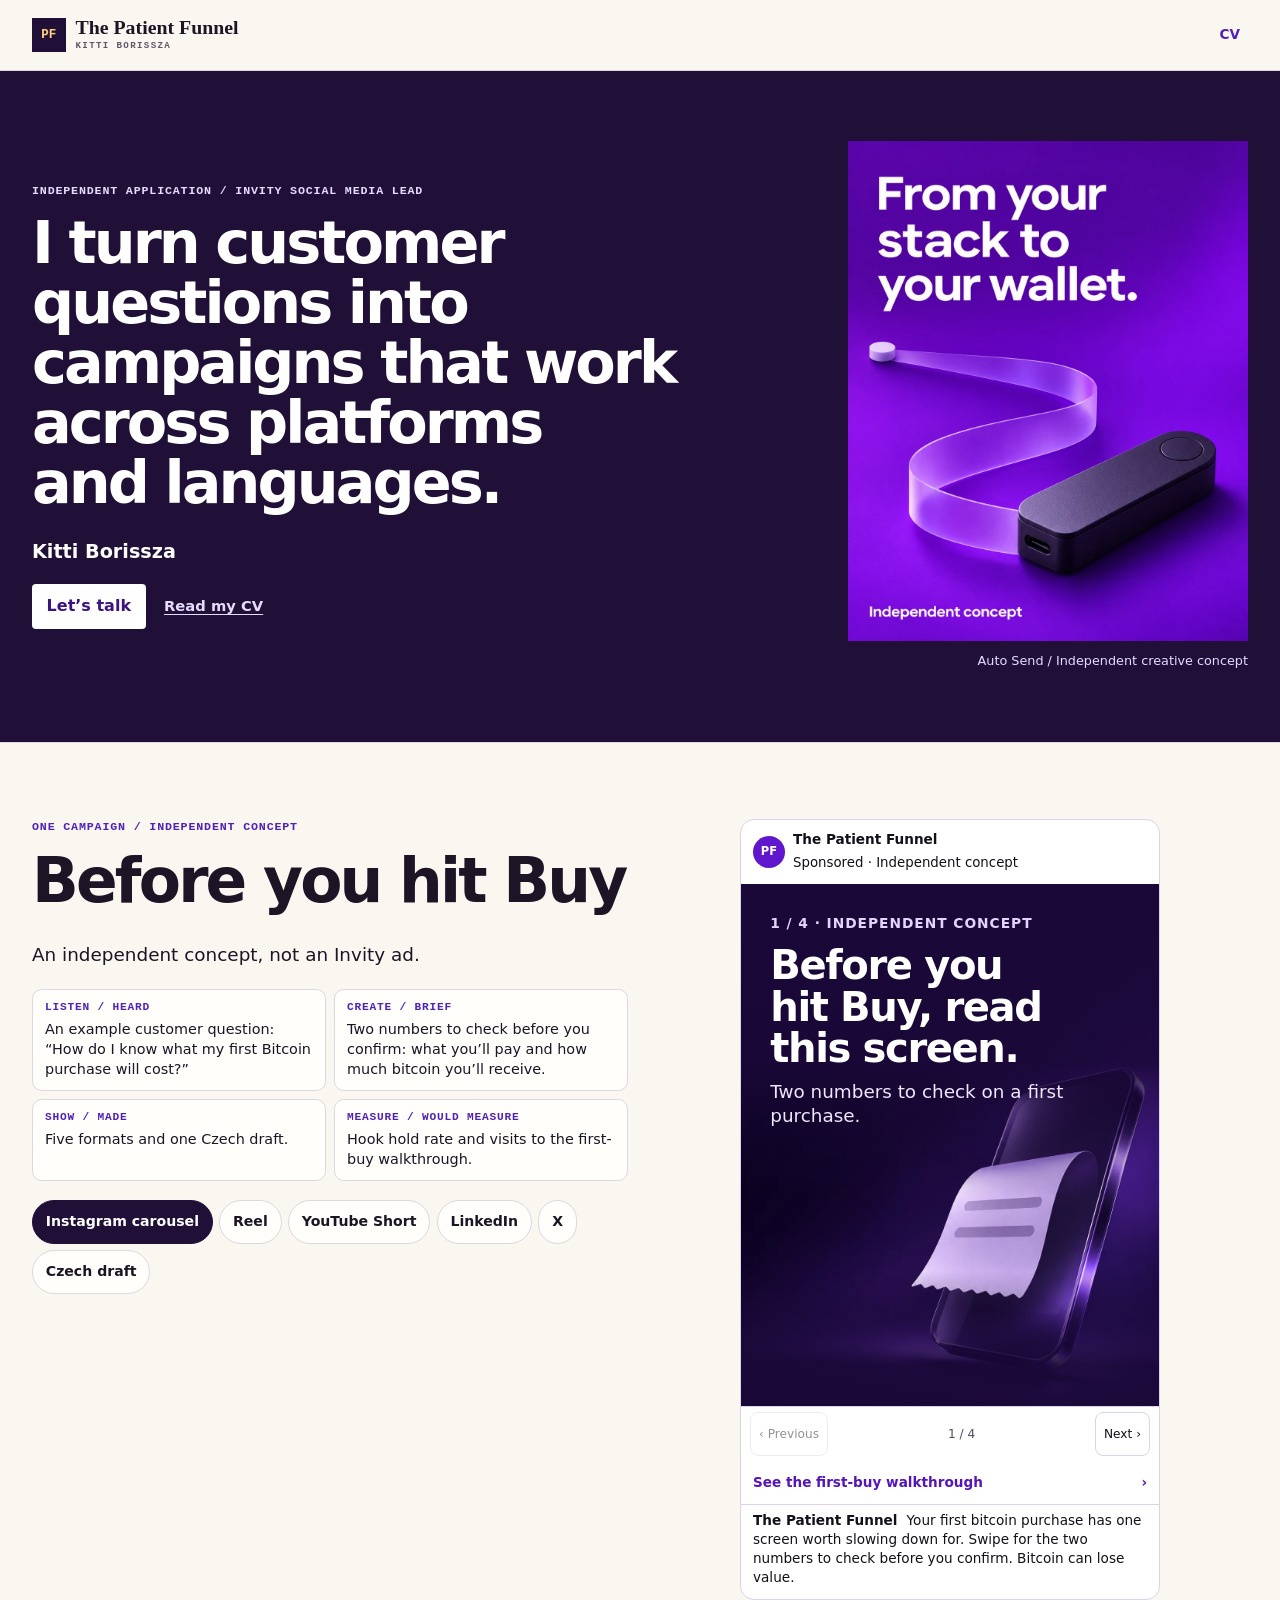
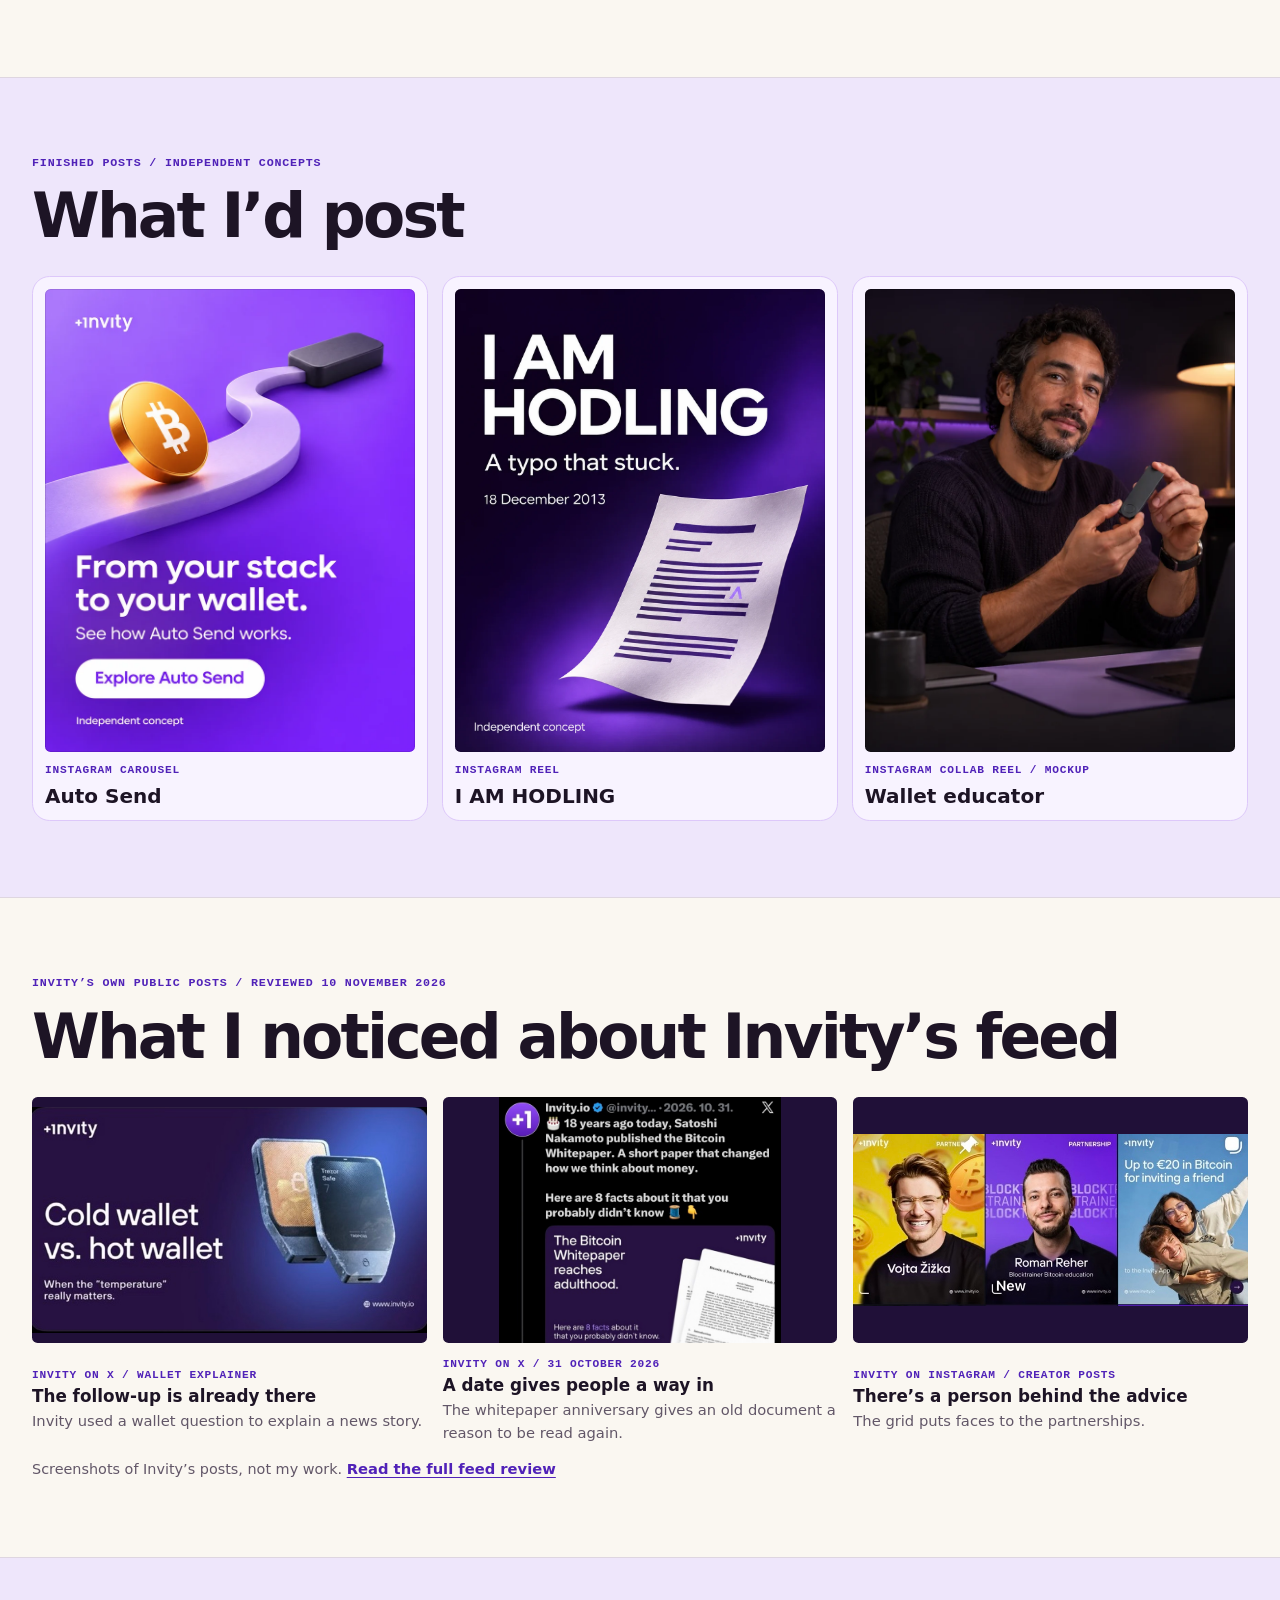
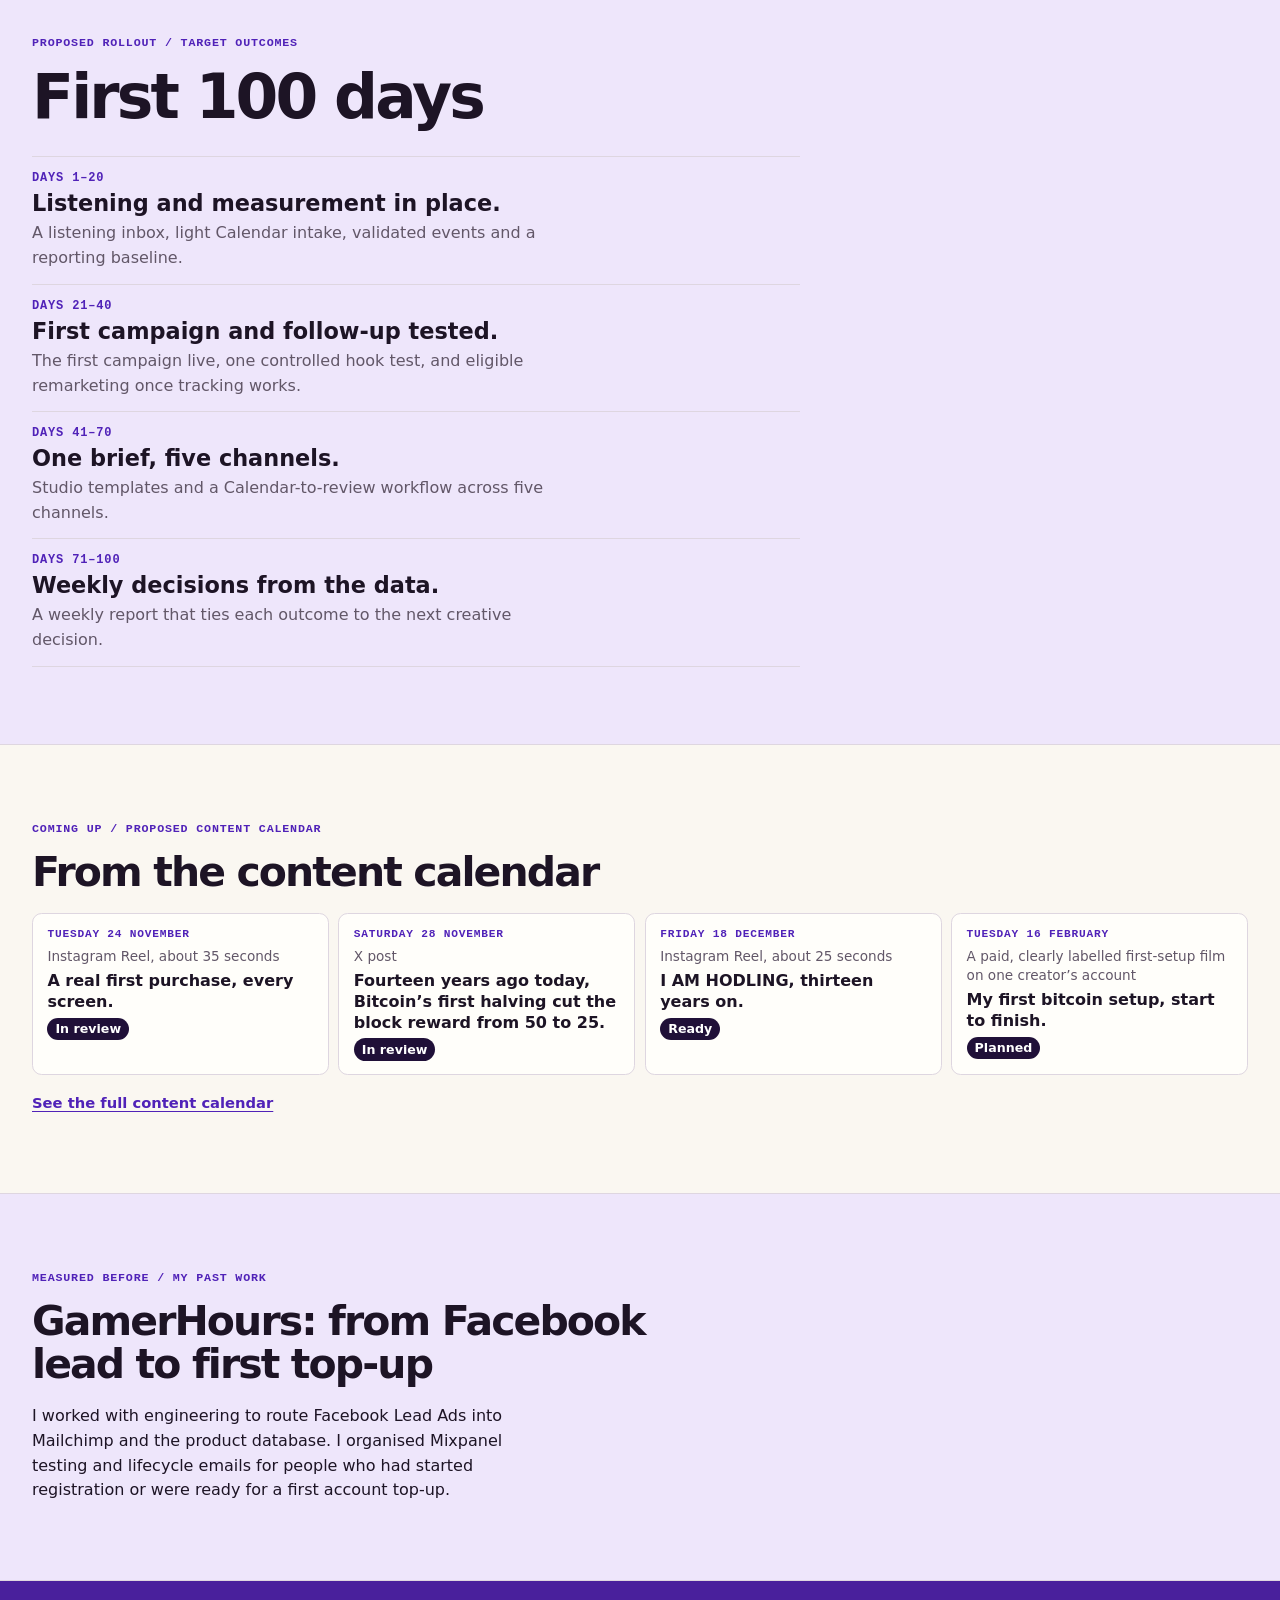
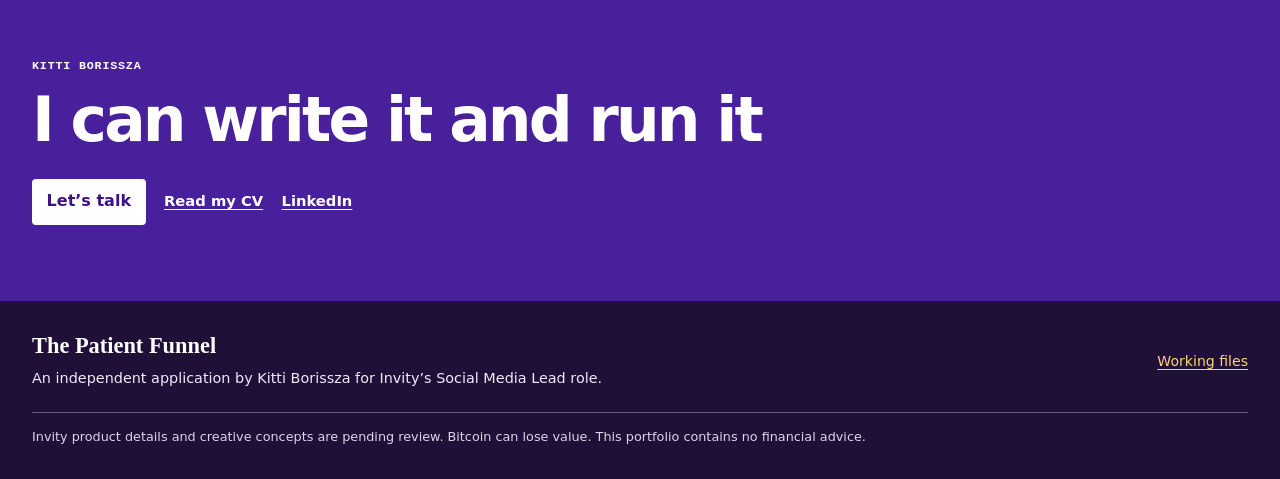
<file: index.html>
<!doctype html>
<html lang="en">
<head>
<meta charset="utf-8">
<meta name="viewport" content="width=device-width, initial-scale=1">
<title>Kitti Borissza for Invity · The Patient Funnel</title>
<meta name="description" content="An independent application by Kitti Borissza for the Social Media Lead role at Invity: one campaign in five formats, three finished posts and a first-100-days plan.">
<meta name="author" content="Kitti Borissza">
<meta name="referrer" content="strict-origin-when-cross-origin">
<link rel="canonical" href="https://kittiborissza.github.io/the-patient-funnel/">
<meta property="og:type" content="website">
<meta property="og:title" content="I turn customer questions into campaigns · Kitti Borissza">
<meta property="og:description" content="Independent application proposal for Invity's Social Media Lead role. Not an official Invity page.">
<meta property="og:url" content="https://kittiborissza.github.io/the-patient-funnel/">
<meta property="og:image" content="https://kittiborissza.github.io/the-patient-funnel/og.png">
<meta property="og:image:width" content="1200">
<meta property="og:image:height" content="630">
<meta property="og:image:alt" content="Kitti Borissza, independent application for Social Media Lead at Invity.">
<meta name="twitter:card" content="summary_large_image">
<meta name="twitter:image" content="https://kittiborissza.github.io/the-patient-funnel/og.png">
<meta name="theme-color" content="#24084c">
<link rel="icon" href="data:,">
<link rel="stylesheet" href="styles.css">
<link rel="stylesheet" href="pitch.css?v=one-page-2">
<link rel="stylesheet" href="fees-concept.css?v=one-page">
<script src="interactions.js?v=one-page" defer></script>
<script src="fees-concept.js?v=one-page" defer></script>

</head>
<body class="index">
<a class="skip" href="#main">Skip to content</a>
<header class="site-head"><div class="wrap head-inner">
  <a class="wordmark" href="index.html"><span class="monogram" aria-hidden="true">PF</span><span>The Patient Funnel<small>KITTI BORISSZA</small></span></a>
  <a class="head-cv" href="cv/Kitti-Borissza-Invity-Social-Media-Lead.pdf?v=76632c7b">CV</a>
</div></header>
<main id="main" tabindex="-1">

<header class="pitch-hero" id="top">
  <div class="wrap pitch-hero-inner">
    <div>
      <p class="eyebrow">Independent application / Invity Social Media Lead</p>
      <h1>I turn customer questions into campaigns that work across platforms and languages.</h1>
      <p class="pitch-byline">Kitti Borissza</p>
      <div class="actions">
        <a class="button primary" href="mailto:borisszakitti@gmail.com?subject=Social%20Media%20Lead%20at%20Invity">Let’s talk</a>
        <a class="text-link" href="cv/Kitti-Borissza-Invity-Social-Media-Lead.pdf?v=76632c7b">Read my CV</a>
      </div>
    </div>
    <figure class="pitch-cover">
      <img src="assets/auto-send-creative.webp" width="1080" height="1350" fetchpriority="high" alt="Auto Send concept artwork reading From your stack to your wallet. A violet ribbon leads to a hardware wallet.">
      <figcaption>Auto Send / Independent creative concept</figcaption>
    </figure>
  </div>
</header>

<section class="section-band pitch-campaign" id="campaign" aria-labelledby="campaign-h">
  <div class="wrap pitch-campaign-inner">
    <div>
      <p class="eyebrow">One campaign / Independent concept</p>
      <h2 id="campaign-h">Before you hit Buy</h2>
      <p class="pitch-lede">An independent concept, not an Invity ad.</p>
      <ol class="method-steps" aria-label="How this campaign was made">
        <li><small>Listen / Heard</small><span>An example customer question: “How do I know what my first Bitcoin purchase will cost?”</span></li>
        <li><small>Create / Brief</small><span>Two numbers to check before you confirm: what you’ll pay and how much bitcoin you’ll receive.</span></li>
        <li><small>Show / Made</small><span>Five formats and one Czech draft.</span></li>
        <li><small>Measure / Would measure</small><span>Hook hold rate and visits to the first-buy walkthrough.</span></li>
      </ol>
      <div class="bh-formats" role="group" aria-label="Format">
        <button type="button" data-bh-format="post" aria-pressed="true">Instagram carousel</button>
        <button type="button" data-bh-format="ig" aria-pressed="false">Reel</button>
        <button type="button" data-bh-format="yt" aria-pressed="false">YouTube Short</button>
        <button type="button" data-bh-format="li" aria-pressed="false">LinkedIn</button>
        <button type="button" data-bh-format="x" aria-pressed="false">X</button>
        <button type="button" data-bh-format="cs" aria-pressed="false">Czech draft</button>
      </div>
    </div>
    <div id="fees-concept">
      <div data-bh-stage></div>
      <noscript><img src="assets/fees-campaign/cover.webp" width="1080" height="1350" alt="Before you hit Buy carousel cover. A lilac receipt curls forward from a dark glass phone."></noscript>
    </div>
  </div>
</section>

<section class="section-band pitch-creative" id="make" aria-labelledby="make-h">
  <div class="wrap">
    <p class="eyebrow">Finished posts / Independent concepts</p>
    <h2 id="make-h">What I’d post</h2>
    <ul class="post-cards">
      <li><img src="assets/auto-send-cover.webp" width="768" height="960" loading="lazy" alt="Auto Send carousel cover. A bitcoin rolls along a ribbon to a hardware wallet under the line From your stack to your wallet."><small>Instagram carousel</small><strong>Auto Send</strong></li>
      <li><img src="assets/hodl-creative.webp" width="1080" height="1350" loading="lazy" alt="Deep purple artwork reading I AM HODLING with the date 18 December 2013 and a risk note about holding."><small>Instagram Reel</small><strong>I AM HODLING</strong></li>
      <li><img src="assets/creator-wallet.webp" width="810" height="1440" loading="lazy" alt="Illustrative creator holding a hardware wallet at a desk."><small>Instagram Collab Reel / Mockup</small><strong>Wallet educator</strong></li>
    </ul>
  </div>
</section>

<section class="section-band pitch-feed" id="noticed" aria-labelledby="noticed-h">
  <div class="wrap">
    <p class="eyebrow">Invity’s own public posts / Reviewed 10 November 2026</p>
    <h2 id="noticed-h">What I noticed about Invity’s feed</h2>
    <ul class="feed-notes">
      <li><img src="assets/invity-x-wallet.jpg" width="570" height="327" loading="lazy" alt="Invity X post artwork reading Cold wallet vs. hot wallet, with two hardware wallets."><div><small>Invity on X / Wallet explainer</small><strong>The follow-up is already there</strong><p>Invity used a wallet question to explain a news story.</p></div></li>
      <li><img src="assets/invity-x-whitepaper.jpg" width="708" height="620" loading="lazy" alt="Invity’s 31 October 2026 X post marking the Bitcoin whitepaper anniversary."><div><small>Invity on X / 31 October 2026</small><strong>A date gives people a way in</strong><p>The whitepaper anniversary gives an old document a reason to be read again.</p></div></li>
      <li><img src="assets/invity-ig-creators.jpg" width="707" height="307" loading="lazy" alt="Cropped Instagram grid featuring Invity partnership and creator posts."><div><small>Invity on Instagram / Creator posts</small><strong>There’s a person behind the advice</strong><p>The grid puts faces to the partnerships.</p></div></li>
    </ul>
    <p class="note">Screenshots of Invity’s posts, not my work. <a class="text-link" href="research.html#feed">Read the full feed review</a></p>
  </div>
</section>

<section class="section-band pitch-plan" id="days100" aria-labelledby="days100-h">
  <div class="wrap">
    <p class="eyebrow">Proposed rollout / Target outcomes</p>
    <h2 id="days100-h">First 100 days</h2>
    <ol class="day-lines">
      <li id="days-1-20"><small>Days 1–20</small><strong>Listening and measurement in place.</strong><p>A listening inbox, light Calendar intake, validated events and a reporting baseline.</p></li>
      <li id="days-21-40"><small>Days 21–40</small><strong>First campaign and follow-up tested.</strong><p>The first campaign live, one controlled hook test, and eligible remarketing once tracking works.</p></li>
      <li id="days-41-70"><small>Days 41–70</small><strong>One brief, five channels.</strong><p>Studio templates and a Calendar-to-review workflow across five channels.</p></li>
      <li id="days-71-100"><small>Days 71–100</small><strong>Weekly decisions from the data.</strong><p>A weekly report that ties each outcome to the next creative decision.</p></li>
    </ol>
  </div>
</section>

<section class="section-band pitch-calendar" id="coming-up" aria-labelledby="coming-up-h">
  <div class="wrap">
    <p class="eyebrow">Coming up / Proposed content calendar</p>
    <h2 id="coming-up-h">From the content calendar</h2>
    <ul class="cal-glimpse">
      <li><a href="content-calendar.html#n24"><time datetime="2026-11-24">Tuesday 24 November</time><small>Instagram Reel, about 35 seconds</small><strong>A real first purchase, every screen.</strong><span class="status-pill">In review</span></a></li>
      <li><a href="content-calendar.html#n28"><time datetime="2026-11-28">Saturday 28 November</time><small>X post</small><strong>Fourteen years ago today, Bitcoin’s first halving cut the block reward from 50 to 25.</strong><span class="status-pill">In review</span></a></li>
      <li><a href="content-calendar.html#d18"><time datetime="2026-12-18">Friday 18 December</time><small>Instagram Reel, about 25 seconds</small><strong>I AM HODLING, thirteen years on.</strong><span class="status-pill">Ready</span></a></li>
      <li><a href="content-calendar.html#f16"><time datetime="2027-02-16">Tuesday 16 February</time><small>A paid, clearly labelled first-setup film on one creator’s account</small><strong>My first bitcoin setup, start to finish.</strong><span class="status-pill">Planned</span></a></li>
    </ul>
    <p><a class="text-link" href="content-calendar.html">See the full content calendar</a></p>
  </div>
</section>

<section class="section-band pitch-proof" id="case-gamerhours" aria-labelledby="case-gamerhours-h">
  <div class="wrap">
    <p class="eyebrow">Measured before / My past work</p>
    <h2 id="case-gamerhours-h">GamerHours: from Facebook lead to first top-up</h2>
    <p>I worked with engineering to route Facebook Lead Ads into Mailchimp and the product database. I organised Mixpanel testing and lifecycle emails for people who had started registration or were ready for a first account top-up.</p>
  </div>
</section>

<section class="section-band pitch-about" id="about" aria-labelledby="about-h">
  <div class="wrap">
    <p class="eyebrow">Kitti Borissza</p>
    <h2 id="about-h">I can write it and run it</h2>
    <div class="actions">
      <a class="button primary" href="mailto:borisszakitti@gmail.com?subject=Social%20Media%20Lead%20at%20Invity">Let’s talk</a>
      <a class="text-link" href="cv/Kitti-Borissza-Invity-Social-Media-Lead.pdf?v=76632c7b">Read my CV</a>
      <a class="text-link" href="https://www.linkedin.com/in/kittiborissza">LinkedIn</a>
    </div>
  </div>
</section>
</main>
<footer class="site-foot"><div class="wrap foot-inner"><div><strong>The Patient Funnel</strong><p>An independent application by Kitti Borissza for Invity’s Social Media Lead role.</p></div><div><a href="materials.html">Working files</a></div></div><div class="wrap fineprint">Invity product details and creative concepts are pending review. Bitcoin can lose value. This portfolio contains no financial advice.</div></footer>
<script type="text/plain" id="legacy-fragments">
  days-channels-heading strategy.html#days-channels-heading
  days-instagram-tab strategy.html#days-instagram-tab
  days-facebook-tab strategy.html#days-facebook-tab
  days-x-tab strategy.html#days-x-tab
  days-youtube-tab strategy.html#days-youtube-tab
  days-linkedin-tab strategy.html#days-linkedin-tab
  days-instagram strategy.html#days-instagram
  days-facebook strategy.html#days-facebook
  days-x strategy.html#days-x
  days-youtube strategy.html#days-youtube
  days-linkedin strategy.html#days-linkedin
  days-markets strategy.html#days-markets
  days-workflow strategy.html#days-workflow
  ops-h strategy.html#ops-h
  days-funnel-heading strategy.html#days-funnel-heading
  entry-app-tab strategy.html#entry-app-tab
  entry-ebook-tab strategy.html#entry-ebook-tab
  entry-app strategy.html#entry-app
  days-first-open-tab strategy.html#days-first-open-tab
  days-setup-resume-tab strategy.html#days-setup-resume-tab
  days-purchase-tab strategy.html#days-purchase-tab
  days-lifecycle-tab strategy.html#days-lifecycle-tab
  days-refer-tab strategy.html#days-refer-tab
  days-first-open strategy.html#days-first-open
  days-setup-resume strategy.html#days-setup-resume
  days-purchase strategy.html#days-purchase
  days-lifecycle strategy.html#days-lifecycle
  days-refer strategy.html#days-refer
  entry-ebook strategy.html#entry-ebook
  days-discover-tab strategy.html#days-discover-tab
  days-ebook-request-tab strategy.html#days-ebook-request-tab
  days-learn-tab strategy.html#days-learn-tab
  days-ebook-open-tab strategy.html#days-ebook-open-tab
  days-discover strategy.html#days-discover
  days-ebook-request strategy.html#days-ebook-request
  days-learn strategy.html#days-learn
  days-ebook-open strategy.html#days-ebook-open
  creative-performance strategy.html#creative-performance
  creative-performance-heading strategy.html#creative-performance-heading
  working strategy.html#paid-setup
  paid-setup strategy.html#paid-setup
  working-h strategy.html#paid-setup
  feed research.html#feed
  feed-h research.html#feed-h
  campaign-evidence materials.html#campaign-evidence
  campaign-evidence-h materials.html#campaign-evidence-h
  case-liber8 materials.html#case-liber8
  case-agroninja materials.html#case-agroninja
  idea top
  idea-h top
  start top
  start-h top
  summary days100
  summary-h days100
  c-h make
  a-h make
  b-h make
  home-tab-x make
  home-tab-ig make
  home-preview-x make
  home-preview-ig make
  funnel ad-gallery.html#cold
  funnel-title ad-gallery.html#cold
  funnel-cold ad-gallery.html#cold
  funnel-engaged ad-gallery.html#engaged
  funnel-intent ad-gallery.html#intent
  funnel-after ad-gallery.html#after
  ab ad-gallery.html#ab-test
  budget-heading ad-gallery.html#ab-test
  budget strategy.html#budget
  preview-budget strategy.html#budget
  preview-total strategy.html#budget
  days-map days-1-20
  days-map-tab days-1-20
  days-setup days-21-40
  days-setup-tab days-21-40
  days-pilot days-41-70
  days-pilot-tab days-41-70
  days-scale days-71-100
  days-scale-tab days-71-100
  proof case-gamerhours
  explore materials.html#working-files
  explore-h materials.html#working-files
</script>
</body></html>
</file>
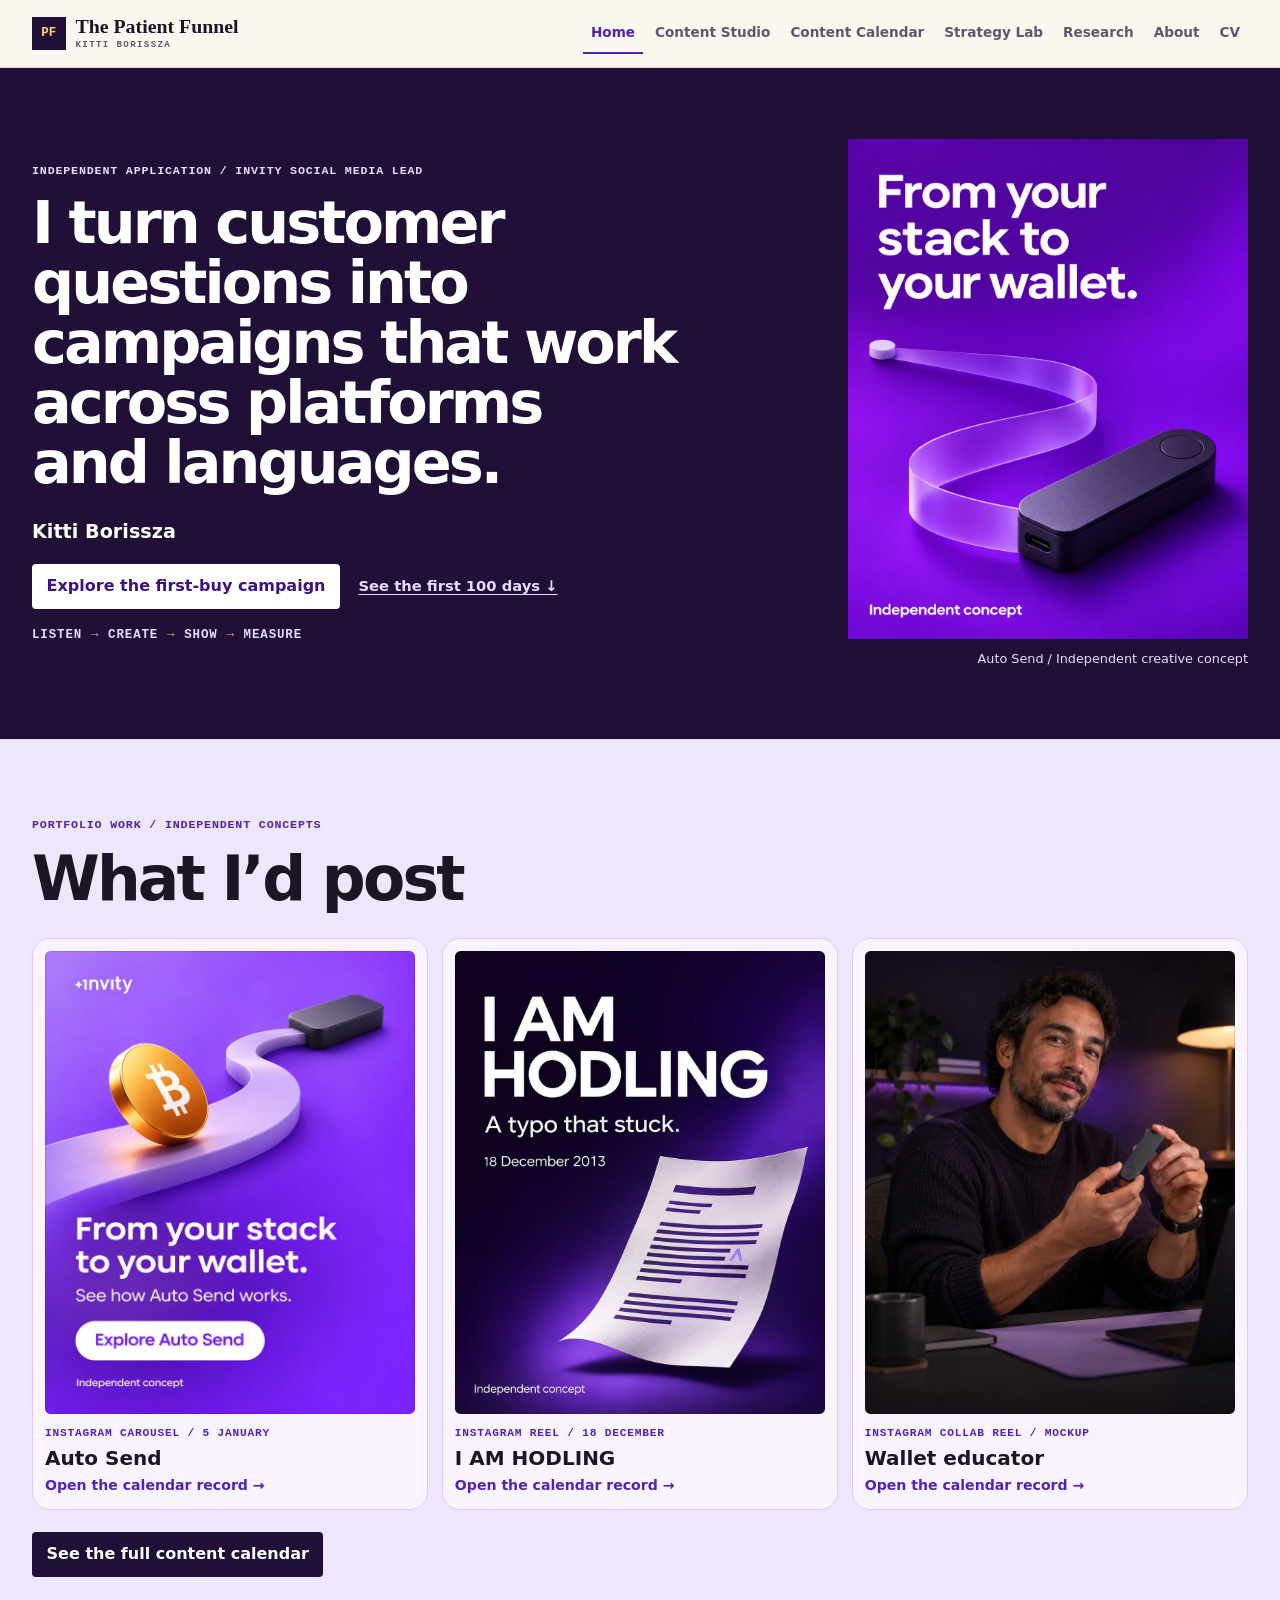
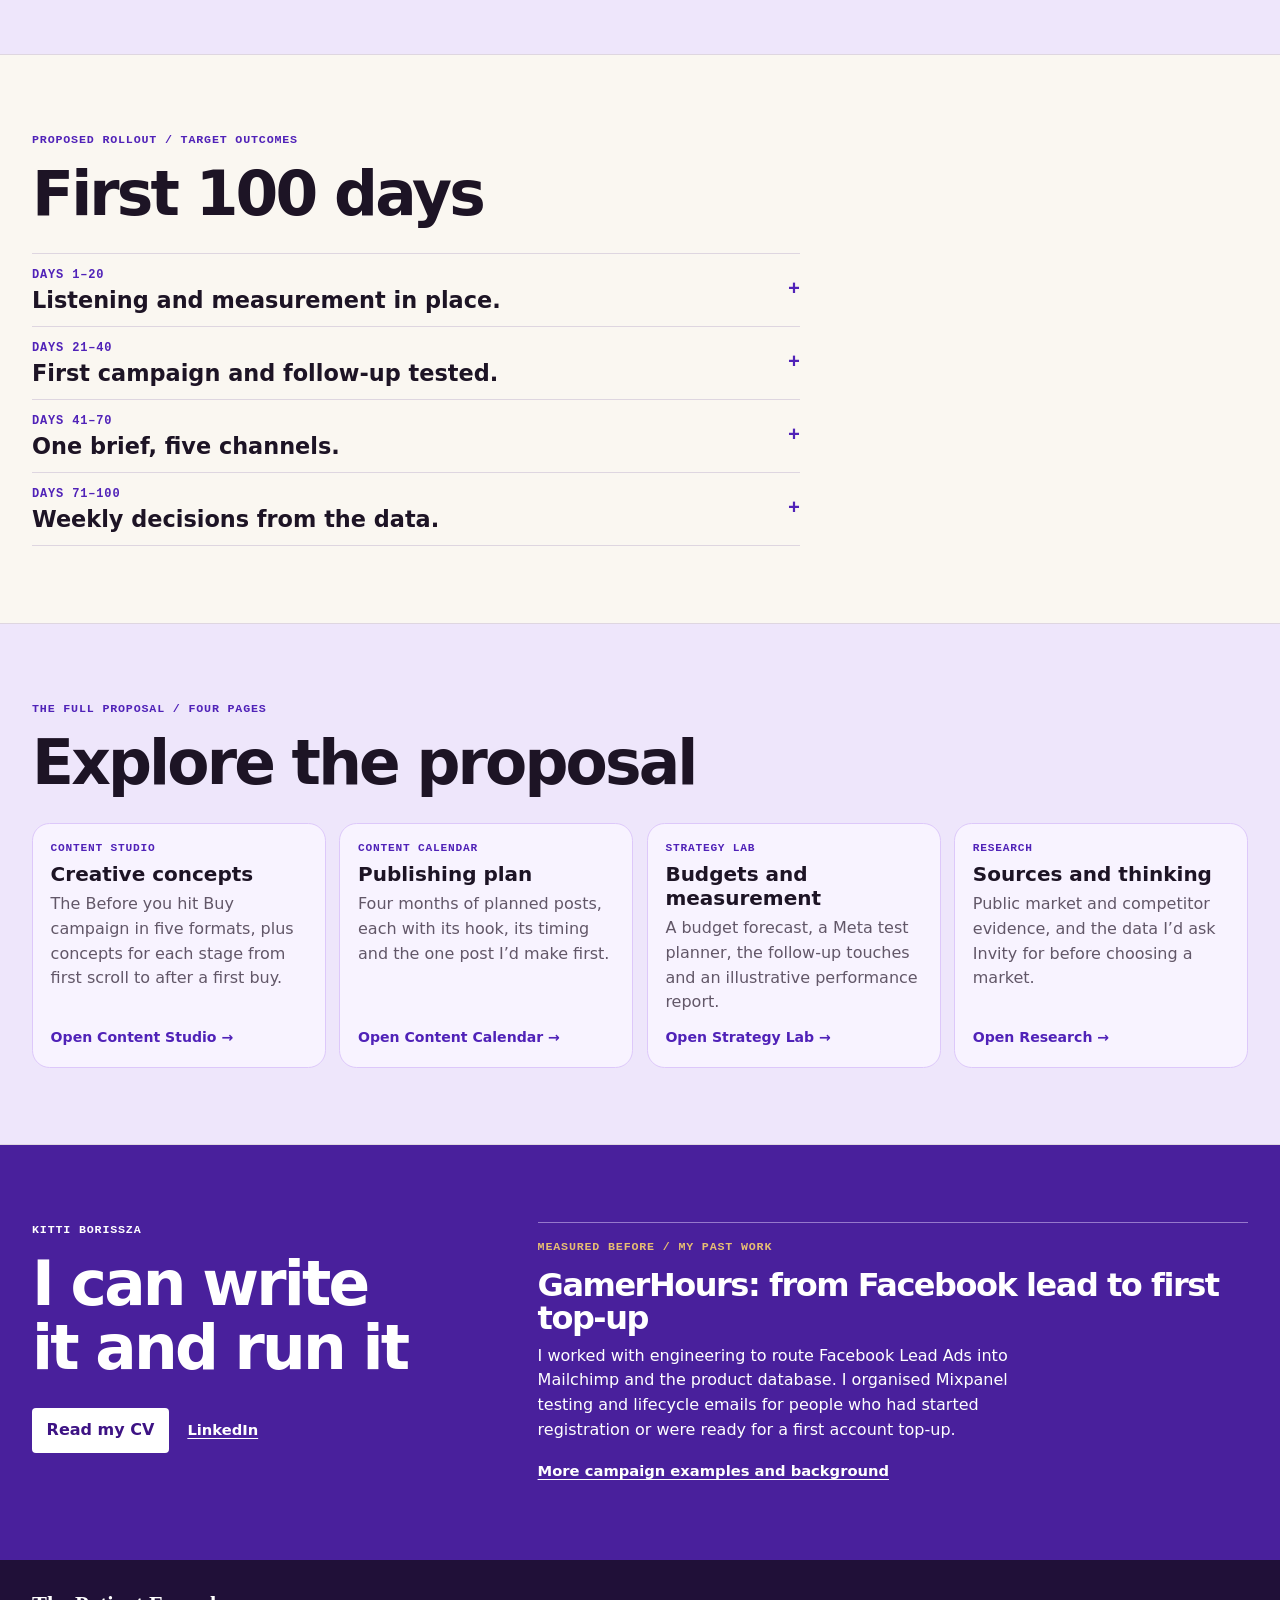
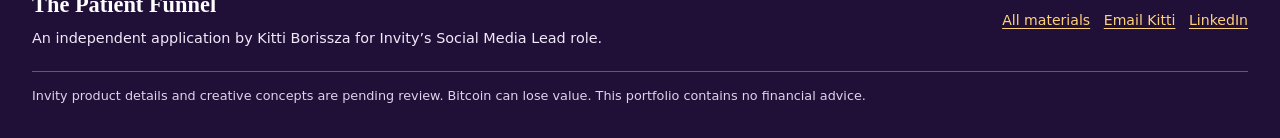
<file: full/index.html>
<!doctype html>
<html lang="en">
<head>
<meta charset="utf-8"><meta name="robots" content="noindex">
<meta name="viewport" content="width=device-width, initial-scale=1">
<title>Kitti Borissza for Invity · The Patient Funnel</title>
<meta name="description" content="An independent application by Kitti Borissza for the Social Media Lead role at Invity: one campaign from customer question to next decision, three finished posts and a first-100-days plan.">
<meta name="author" content="Kitti Borissza">
<meta name="referrer" content="strict-origin-when-cross-origin">
<link rel="canonical" href="https://kittiborissza.github.io/the-patient-funnel/">
<meta property="og:type" content="website">
<meta property="og:title" content="I turn customer questions into campaigns · Kitti Borissza">
<meta property="og:description" content="Independent application proposal for Invity's Social Media Lead role. Not an official Invity page.">
<meta property="og:url" content="https://kittiborissza.github.io/the-patient-funnel/">
<meta property="og:image" content="https://kittiborissza.github.io/the-patient-funnel/og.png">
<meta property="og:image:width" content="1200">
<meta property="og:image:height" content="630">
<meta property="og:image:alt" content="Kitti Borissza, independent application for Social Media Lead at Invity.">
<meta name="twitter:card" content="summary_large_image">
<meta name="twitter:image" content="https://kittiborissza.github.io/the-patient-funnel/og.png">
<meta name="theme-color" content="#24084c">
<link rel="icon" href="data:,">
<link rel="stylesheet" href="styles.css">
<link rel="stylesheet" href="pitch.css?v=one-campaign">
<script src="interactions.js?v=one-campaign" defer></script>

</head>
<body class="index">
<a class="skip" href="#main">Skip to content</a>
<header class="site-head"><div class="wrap head-inner">
  <a class="wordmark" href="index.html"><span class="monogram" aria-hidden="true">PF</span><span>The Patient Funnel<small>KITTI BORISSZA</small></span></a>
  <nav aria-label="Main navigation"><a href="index.html" aria-current="page">Home</a><a href="ad-gallery.html">Content Studio</a><a href="content-calendar.html">Content Calendar</a><a href="strategy.html">Strategy Lab</a><a href="research.html">Research</a><a href="index.html#about">About</a><a href="../cv/Kitti-Borissza-Invity-Social-Media-Lead.pdf?v=76632c7b">CV</a></nav>
</div></header>
<main id="main" tabindex="-1">

<header class="pitch-hero" id="top">
  <div class="wrap pitch-hero-inner">
    <div>
      <p class="eyebrow">Independent application / Invity Social Media Lead</p>
      <h1>I turn customer questions into campaigns that work across platforms and languages.</h1>
      <p class="pitch-byline">Kitti Borissza</p>
      <div class="actions">
        <a class="button primary" href="ad-gallery.html#creative-fees-1">Explore the first-buy campaign</a>
        <a class="text-link" href="#days100">See the first 100 days <span aria-hidden="true">↓</span></a>
      </div>
      <ol class="pitch-loop" aria-label="Before you hit Buy, from question to decision"><li>Listen</li><li>Create</li><li>Show</li><li>Measure</li></ol>
    </div>
    <figure class="pitch-cover">
      <img src="../assets/auto-send-creative.webp" width="1080" height="1350" fetchpriority="high" alt="Auto Send concept artwork reading From your stack to your wallet. A violet ribbon leads to a hardware wallet.">
      <figcaption>Auto Send / Independent creative concept</figcaption>
    </figure>
  </div>
</header>

<section class="section-band pitch-creative" id="make" aria-labelledby="make-h">
  <div class="wrap">
    <p class="eyebrow">Portfolio work / Independent concepts</p>
    <h2 id="make-h">What I’d post</h2>
    <ul class="post-cards">
      <li><a href="content-calendar.html#j05"><img src="../assets/auto-send-cover.webp" width="768" height="960" loading="lazy" alt="Auto Send carousel cover. A bitcoin rolls along a ribbon to a hardware wallet under the line From your stack to your wallet."><small>Instagram carousel / 5 January</small><strong>Auto Send</strong><span>Open the calendar record →</span></a></li>
      <li><a href="content-calendar.html#d18"><img src="../assets/hodl-creative.webp" width="1080" height="1350" loading="lazy" alt="Deep purple artwork reading I AM HODLING with the date 18 December 2013 and a risk note about holding."><small>Instagram Reel / 18 December</small><strong>I AM HODLING</strong><span>Open the calendar record →</span></a></li>
      <li><a href="content-calendar.html#creator-wallet"><img src="../assets/creator-wallet.webp" width="810" height="1440" loading="lazy" alt="Illustrative creator holding a hardware wallet at a desk."><small>Instagram Collab Reel / Mockup</small><strong>Wallet educator</strong><span>Open the calendar record →</span></a></li>
    </ul>
    <div class="work-links">
      <a class="button primary" href="content-calendar.html">See the full content calendar</a>
    </div>
  </div>
</section>

<section class="section-band pitch-plan" id="days100" aria-labelledby="days100-h">
  <div class="wrap">
    <p class="eyebrow">Proposed rollout / Target outcomes</p>
    <h2 id="days100-h">First 100 days</h2>
    <div class="day-rows">
      <details class="disclosure day-row" id="days-1-20">
        <summary><span><small>Days 1–20</small><strong>Listening and measurement in place.</strong></span></summary>
        <div class="detail-body">
          <p>Start the listening inbox, the light Calendar intake, tracking and event validation, and a reporting baseline in parallel.</p>
          <a class="text-link" href="content-calendar.html#signal-first-buy-cost">Open the example listening signal and its brief</a>
        </div>
      </details>
      <details class="disclosure day-row" id="days-21-40">
        <summary><span><small>Days 21–40</small><strong>First campaign and follow-up tested.</strong></span></summary>
        <div class="detail-body">
          <p>Publish the first planned campaign. Run the hook test and eligible custody remarketing once the tracking and audience are usable.</p>
          <a class="text-link" href="strategy.html#planner">Open the Meta test planner in Strategy Lab</a>
        </div>
      </details>
      <details class="disclosure day-row" id="days-41-70">
        <summary><span><small>Days 41–70</small><strong>One brief, five channels.</strong></span></summary>
        <div class="detail-body">
          <p>Turn the working brief into reusable templates and route the draft back to the Calendar for review.</p>
          <a class="text-link" href="ad-gallery.html#creative-fees-1">Open the Before you hit Buy preview in Content Studio</a>
        </div>
      </details>
      <details class="disclosure day-row" id="days-71-100">
        <summary><span><small>Days 71–100</small><strong>Weekly decisions from the data.</strong></span></summary>
        <div class="detail-body">
          <p>Use the reporting loop to decide what to test next.</p>
          <a class="text-link" href="strategy.html#creative-performance">Open the illustrative Creative Performance report in Strategy Lab</a>
        </div>
      </details>
    </div>
  </div>
</section>

<section class="section-band pitch-explore" id="explore" aria-labelledby="explore-h">
  <div class="wrap">
    <p class="eyebrow">The full proposal / Four pages</p>
    <h2 id="explore-h">Explore the proposal</h2>
    <ul class="route-cards">
      <li><a href="ad-gallery.html"><small>Content Studio</small><strong>Creative concepts</strong><p>The Before you hit Buy campaign in five formats, plus concepts for each stage from first scroll to after a first buy.</p><span>Open Content Studio →</span></a></li>
      <li><a href="content-calendar.html"><small>Content Calendar</small><strong>Publishing plan</strong><p>Four months of planned posts, each with its hook, its timing and the one post I’d make first.</p><span>Open Content Calendar →</span></a></li>
      <li><a href="strategy.html"><small>Strategy Lab</small><strong>Budgets and measurement</strong><p>A budget forecast, a Meta test planner, the follow-up touches and an illustrative performance report.</p><span>Open Strategy Lab →</span></a></li>
      <li><a href="research.html"><small>Research</small><strong>Sources and thinking</strong><p>Public market and competitor evidence, and the data I’d ask Invity for before choosing a market.</p><span>Open Research →</span></a></li>
    </ul>
  </div>
</section>

<section class="section-band pitch-about" id="about" aria-labelledby="about-h">
  <div class="wrap pitch-about-inner">
    <div>
      <p class="eyebrow">Kitti Borissza</p>
      <h2 id="about-h">I can write it and run it</h2>
      <div class="actions">
        <a class="button primary" href="../cv/Kitti-Borissza-Invity-Social-Media-Lead.pdf?v=76632c7b">Read my CV</a>
        <a class="text-link" href="https://www.linkedin.com/in/kittiborissza">LinkedIn</a>
      </div>
    </div>
    <article class="proof-point" id="case-gamerhours" aria-labelledby="case-gamerhours-h">
      <p class="eyebrow">Measured before / My past work</p>
      <h3 id="case-gamerhours-h">GamerHours: from Facebook lead to first top-up</h3>
      <p>I worked with engineering to route Facebook Lead Ads into Mailchimp and the product database. I organised Mixpanel testing and lifecycle emails for people who had started registration or were ready for a first account top-up.</p>
      <a class="text-link" href="materials.html#about-kitti">More campaign examples and background</a>
    </article>
  </div>
</section>
</main>
<footer class="site-foot"><div class="wrap foot-inner"><div><strong>The Patient Funnel</strong><p>An independent application by Kitti Borissza for Invity’s Social Media Lead role.</p></div><div><a href="materials.html">All materials</a><a href="mailto:borisszakitti@gmail.com">Email Kitti</a><a href="https://www.linkedin.com/in/kittiborissza">LinkedIn</a></div></div><div class="wrap fineprint">Invity product details and creative concepts are pending review. Bitcoin can lose value. This portfolio contains no financial advice.</div></footer>
<script type="text/plain" id="legacy-fragments">
  days-channels-heading strategy.html#days-channels-heading
  days-instagram-tab strategy.html#days-instagram-tab
  days-facebook-tab strategy.html#days-facebook-tab
  days-x-tab strategy.html#days-x-tab
  days-youtube-tab strategy.html#days-youtube-tab
  days-linkedin-tab strategy.html#days-linkedin-tab
  days-instagram strategy.html#days-instagram
  days-facebook strategy.html#days-facebook
  days-x strategy.html#days-x
  days-youtube strategy.html#days-youtube
  days-linkedin strategy.html#days-linkedin
  days-markets strategy.html#days-markets
  days-workflow strategy.html#days-workflow
  ops-h strategy.html#ops-h
  days-funnel-heading strategy.html#days-funnel-heading
  entry-app-tab strategy.html#entry-app-tab
  entry-ebook-tab strategy.html#entry-ebook-tab
  entry-app strategy.html#entry-app
  days-first-open-tab strategy.html#days-first-open-tab
  days-setup-resume-tab strategy.html#days-setup-resume-tab
  days-purchase-tab strategy.html#days-purchase-tab
  days-lifecycle-tab strategy.html#days-lifecycle-tab
  days-refer-tab strategy.html#days-refer-tab
  days-first-open strategy.html#days-first-open
  days-setup-resume strategy.html#days-setup-resume
  days-purchase strategy.html#days-purchase
  days-lifecycle strategy.html#days-lifecycle
  days-refer strategy.html#days-refer
  entry-ebook strategy.html#entry-ebook
  days-discover-tab strategy.html#days-discover-tab
  days-ebook-request-tab strategy.html#days-ebook-request-tab
  days-learn-tab strategy.html#days-learn-tab
  days-ebook-open-tab strategy.html#days-ebook-open-tab
  days-discover strategy.html#days-discover
  days-ebook-request strategy.html#days-ebook-request
  days-learn strategy.html#days-learn
  days-ebook-open strategy.html#days-ebook-open
  creative-performance strategy.html#creative-performance
  creative-performance-heading strategy.html#creative-performance-heading
  working strategy.html#paid-setup
  paid-setup strategy.html#paid-setup
  working-h strategy.html#paid-setup
  feed research.html#feed
  feed-h research.html#feed-h
  campaign-evidence materials.html#campaign-evidence
  campaign-evidence-h materials.html#campaign-evidence-h
  case-liber8 materials.html#case-liber8
  case-agroninja materials.html#case-agroninja
  idea top
  idea-h top
  start top
  start-h top
  summary days100
  summary-h days100
  c-h make
  a-h make
  b-h make
  home-tab-x make
  home-tab-ig make
  home-preview-x make
  home-preview-ig make
  funnel ad-gallery.html#cold
  funnel-title ad-gallery.html#cold
  funnel-cold ad-gallery.html#cold
  funnel-engaged ad-gallery.html#engaged
  funnel-intent ad-gallery.html#intent
  funnel-after ad-gallery.html#after
  ab ad-gallery.html#ab-test
  budget-heading ad-gallery.html#ab-test
  budget strategy.html#budget
  preview-budget strategy.html#budget
  preview-total strategy.html#budget
  days-map days-1-20
  days-map-tab days-1-20
  days-setup days-21-40
  days-setup-tab days-21-40
  days-pilot days-41-70
  days-pilot-tab days-41-70
  days-scale days-71-100
  days-scale-tab days-71-100
  proof case-gamerhours
</script>
</body></html>
</file>
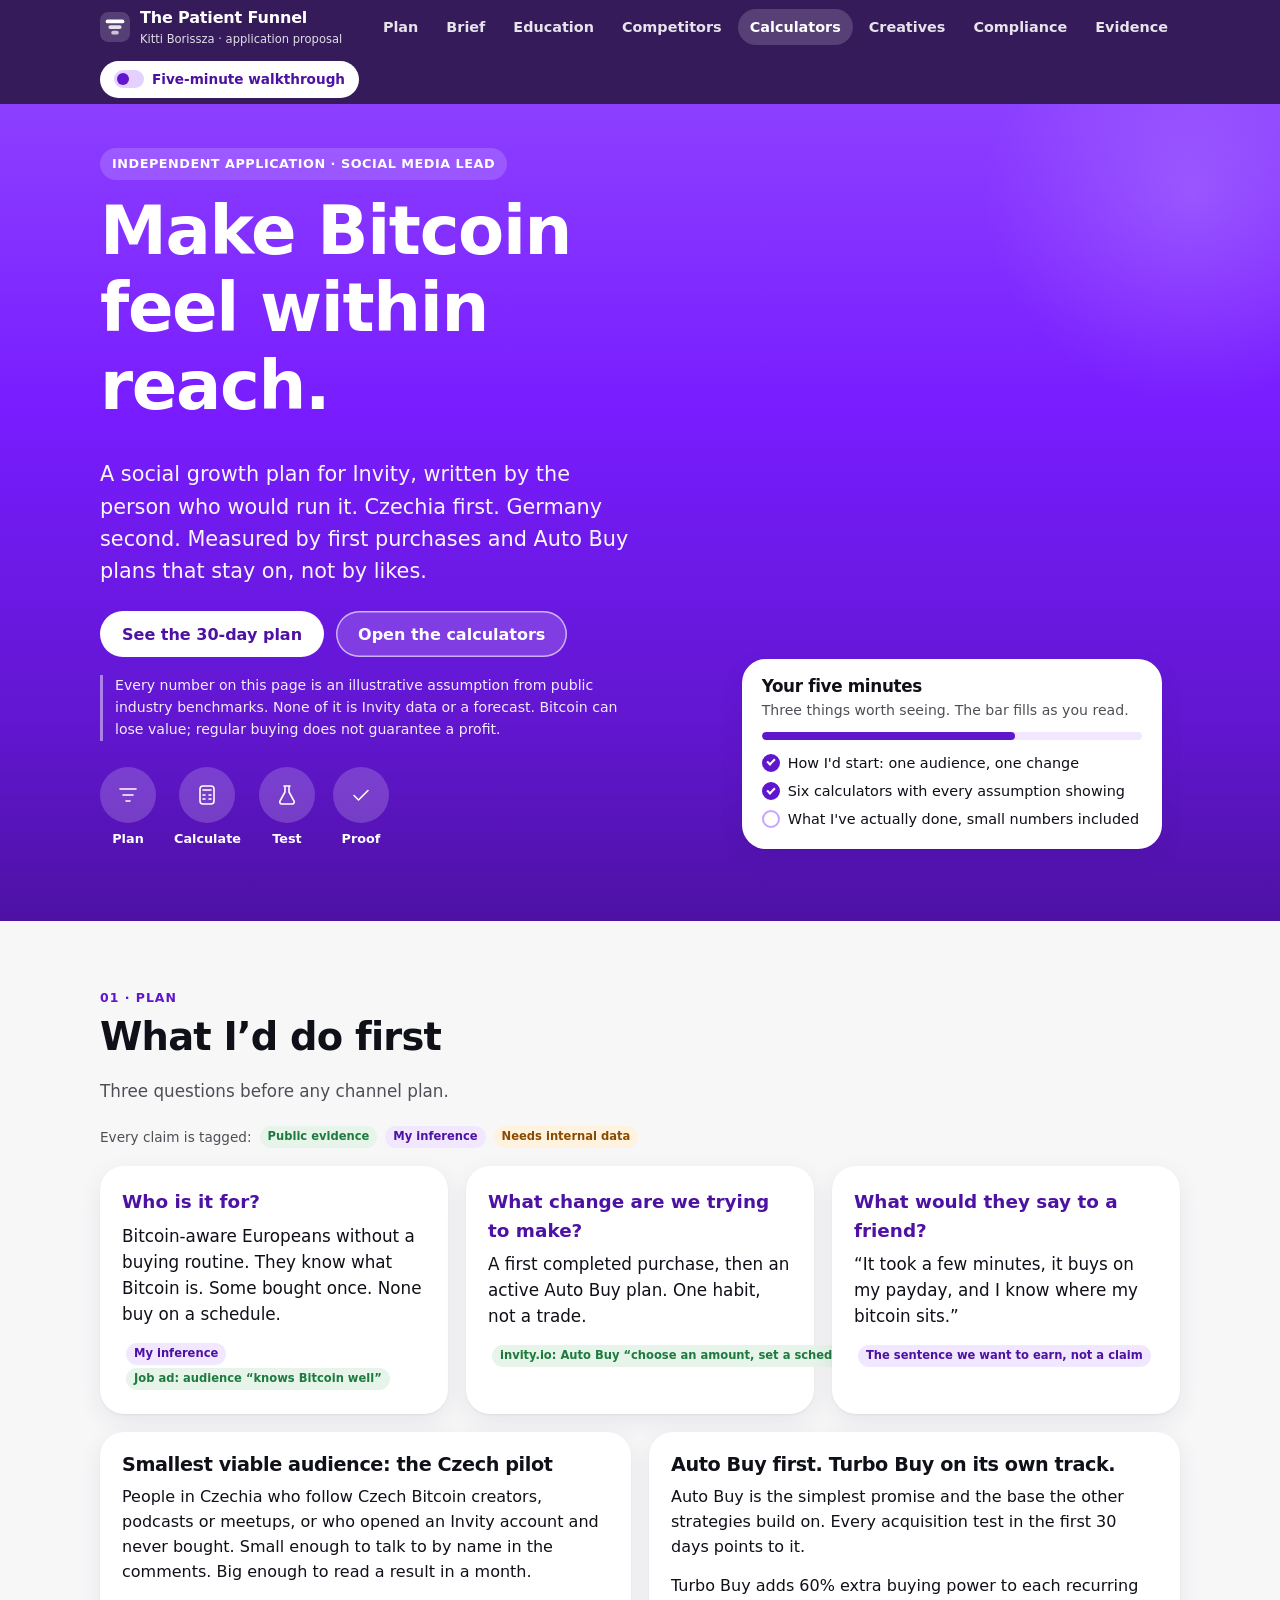
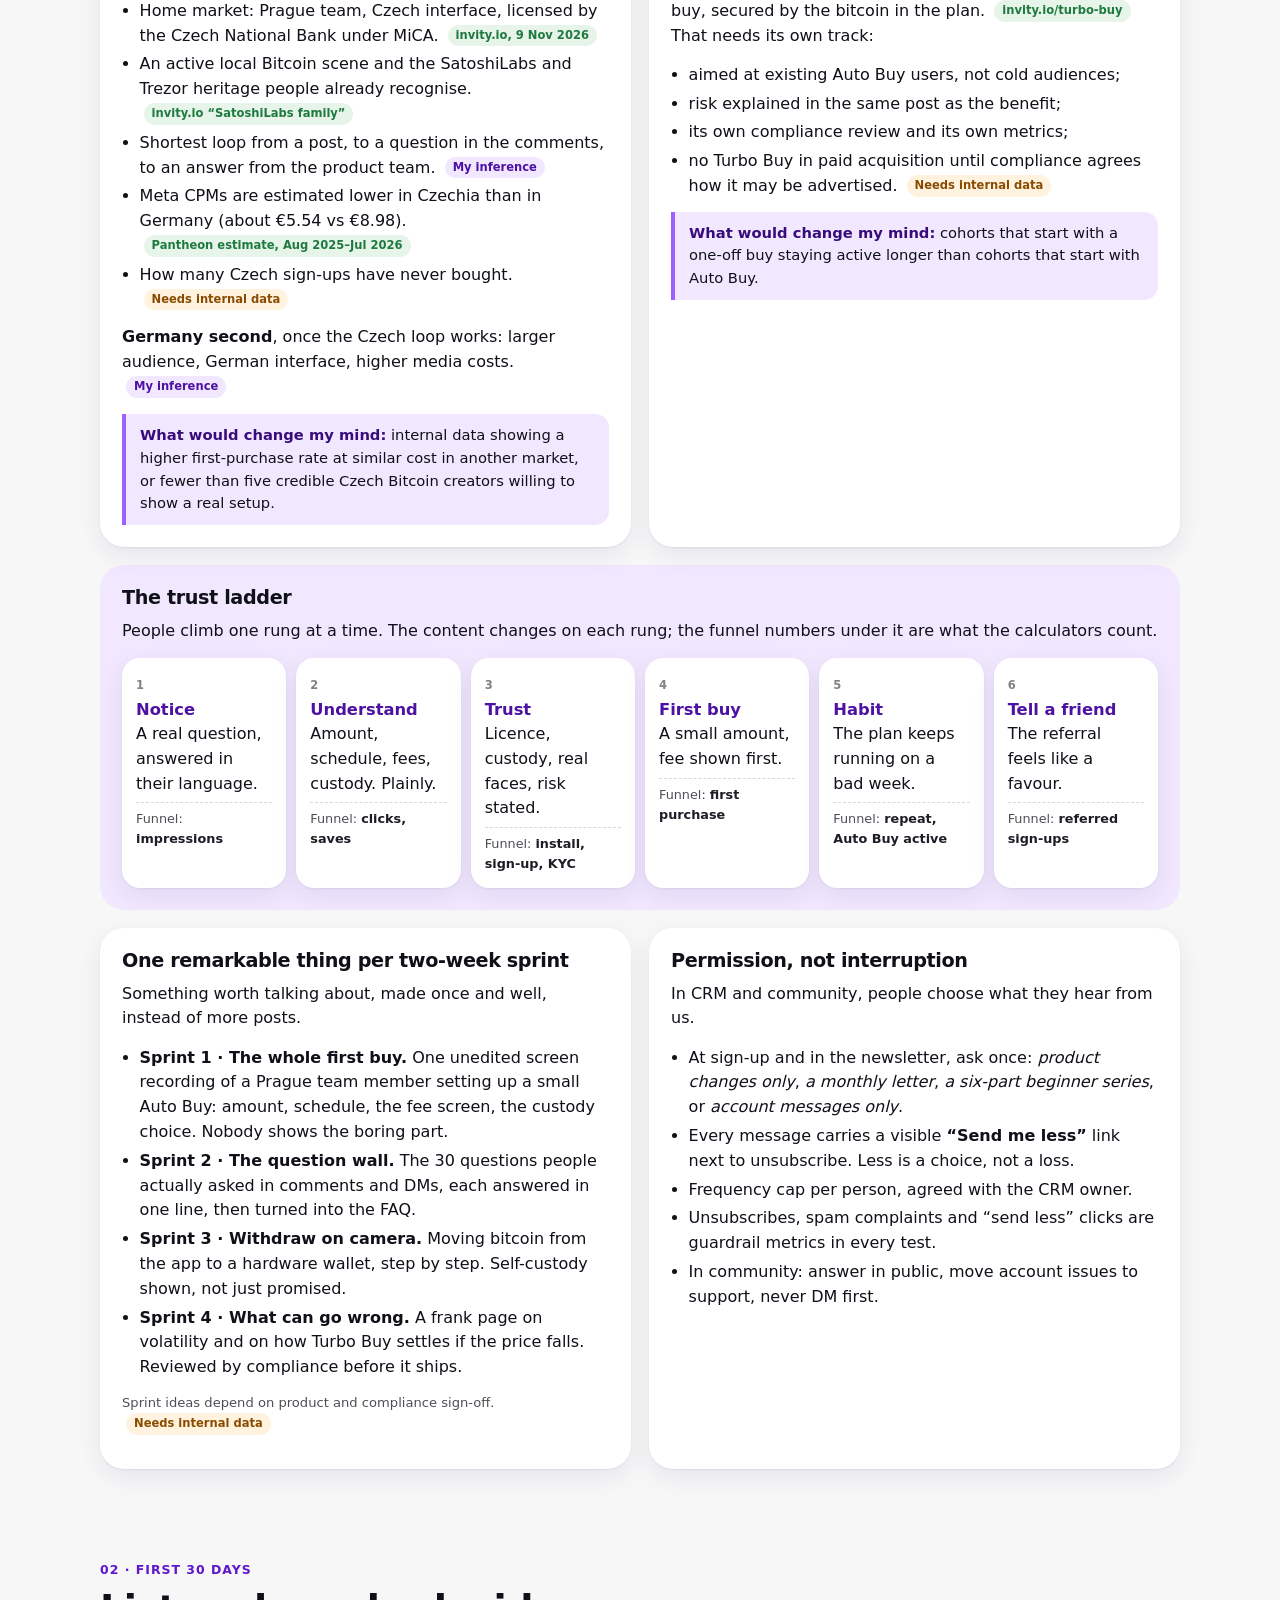
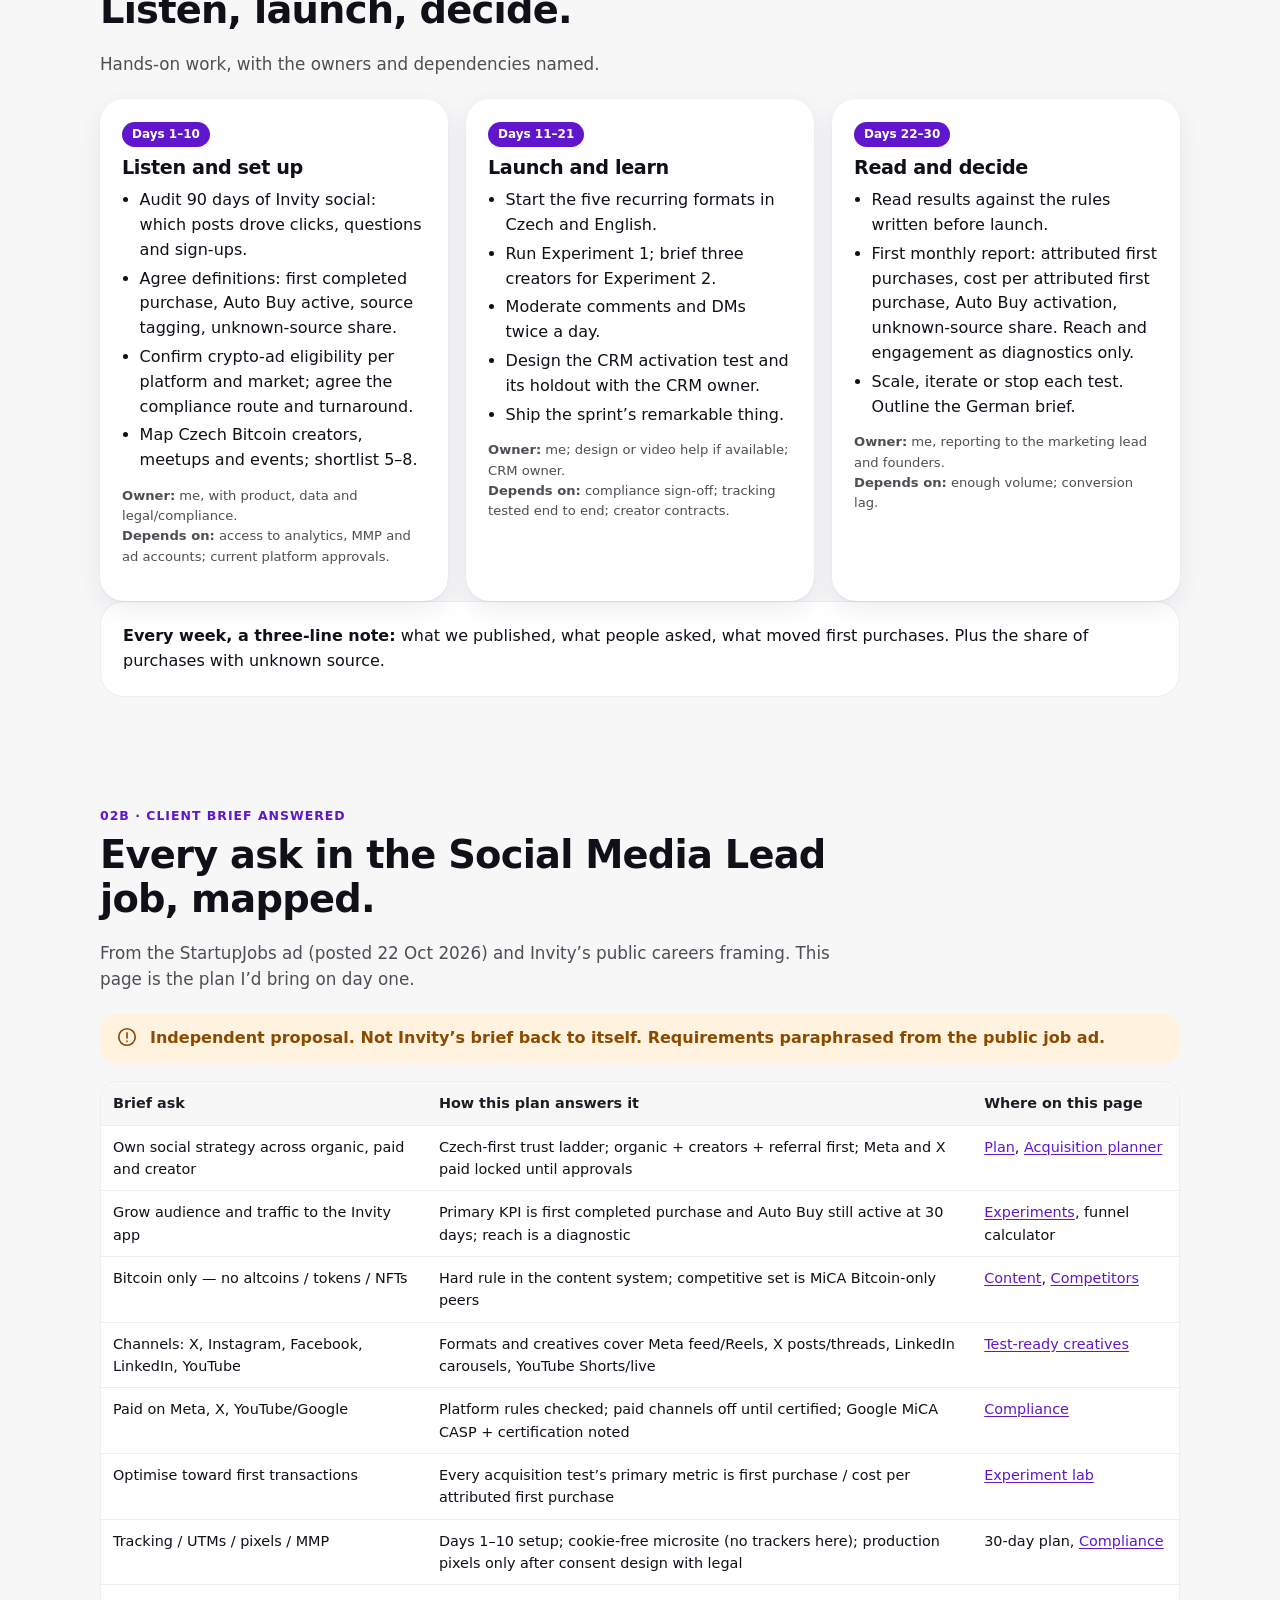
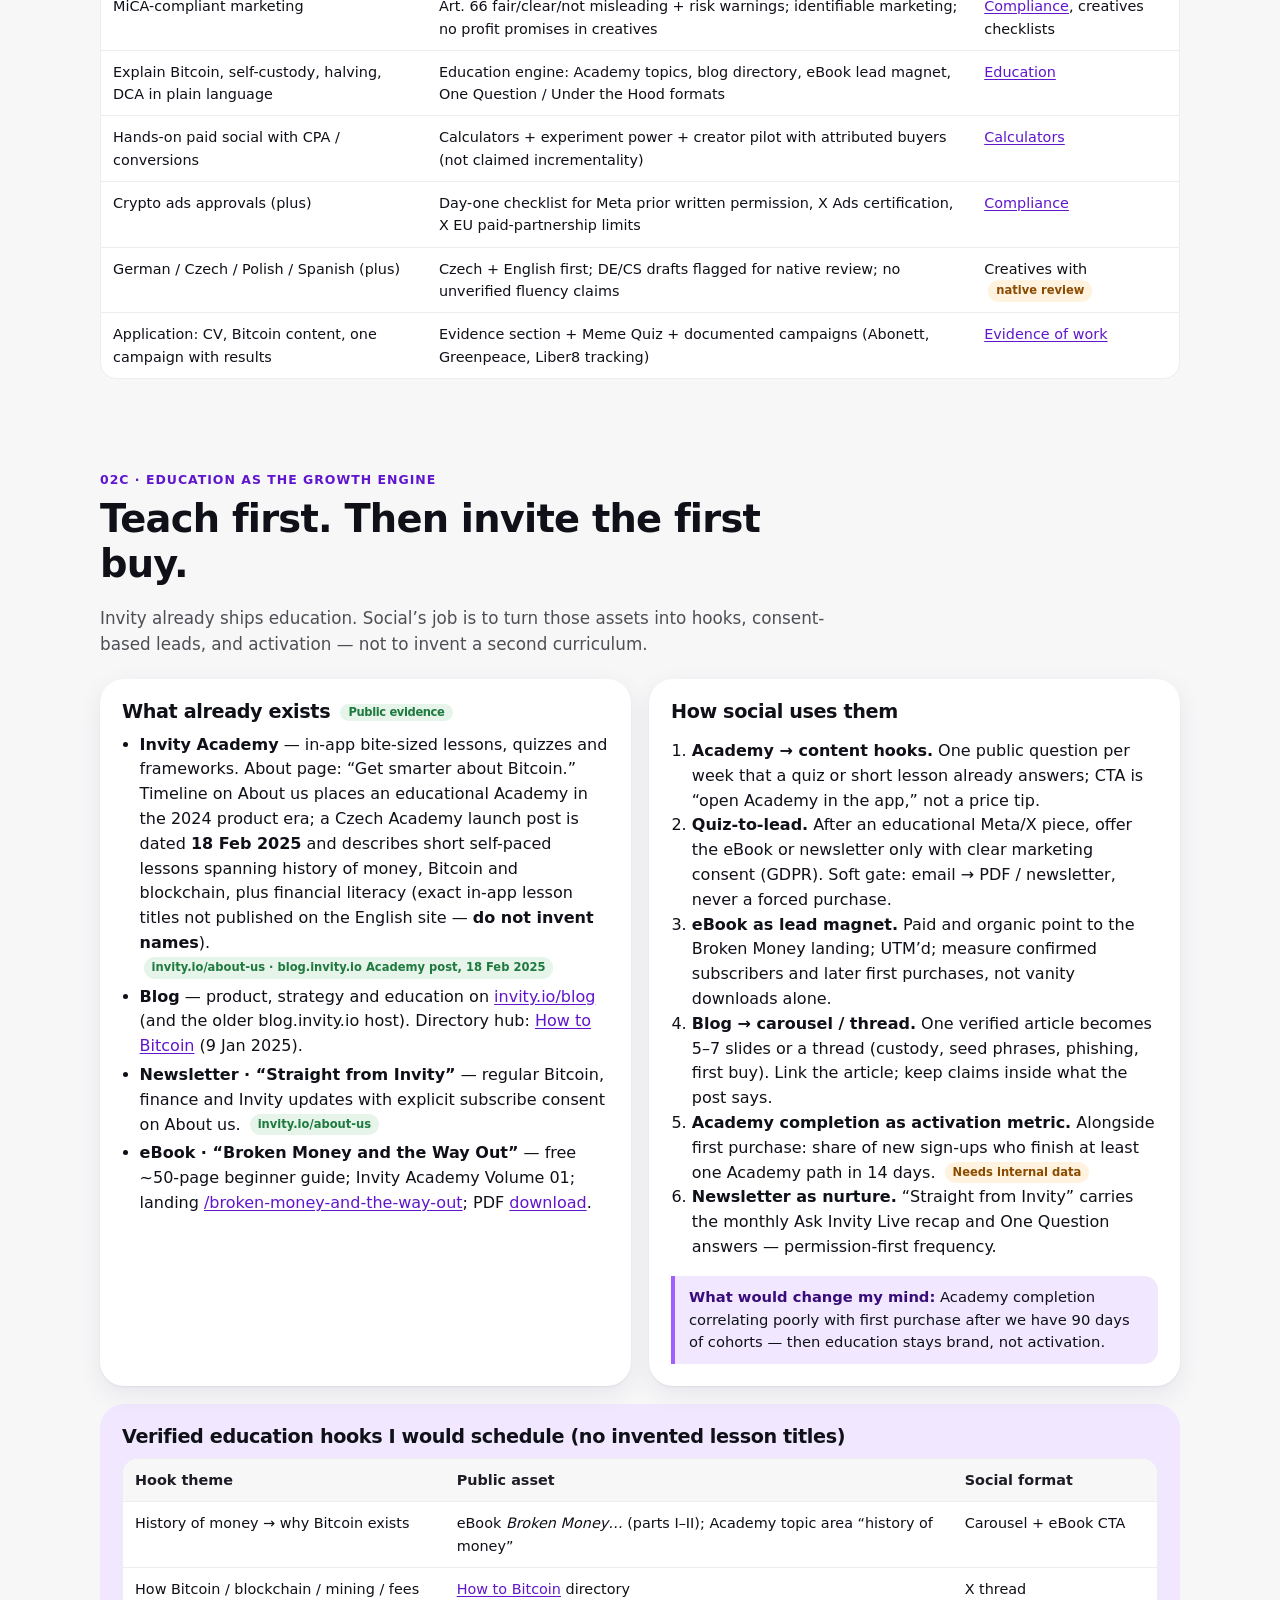
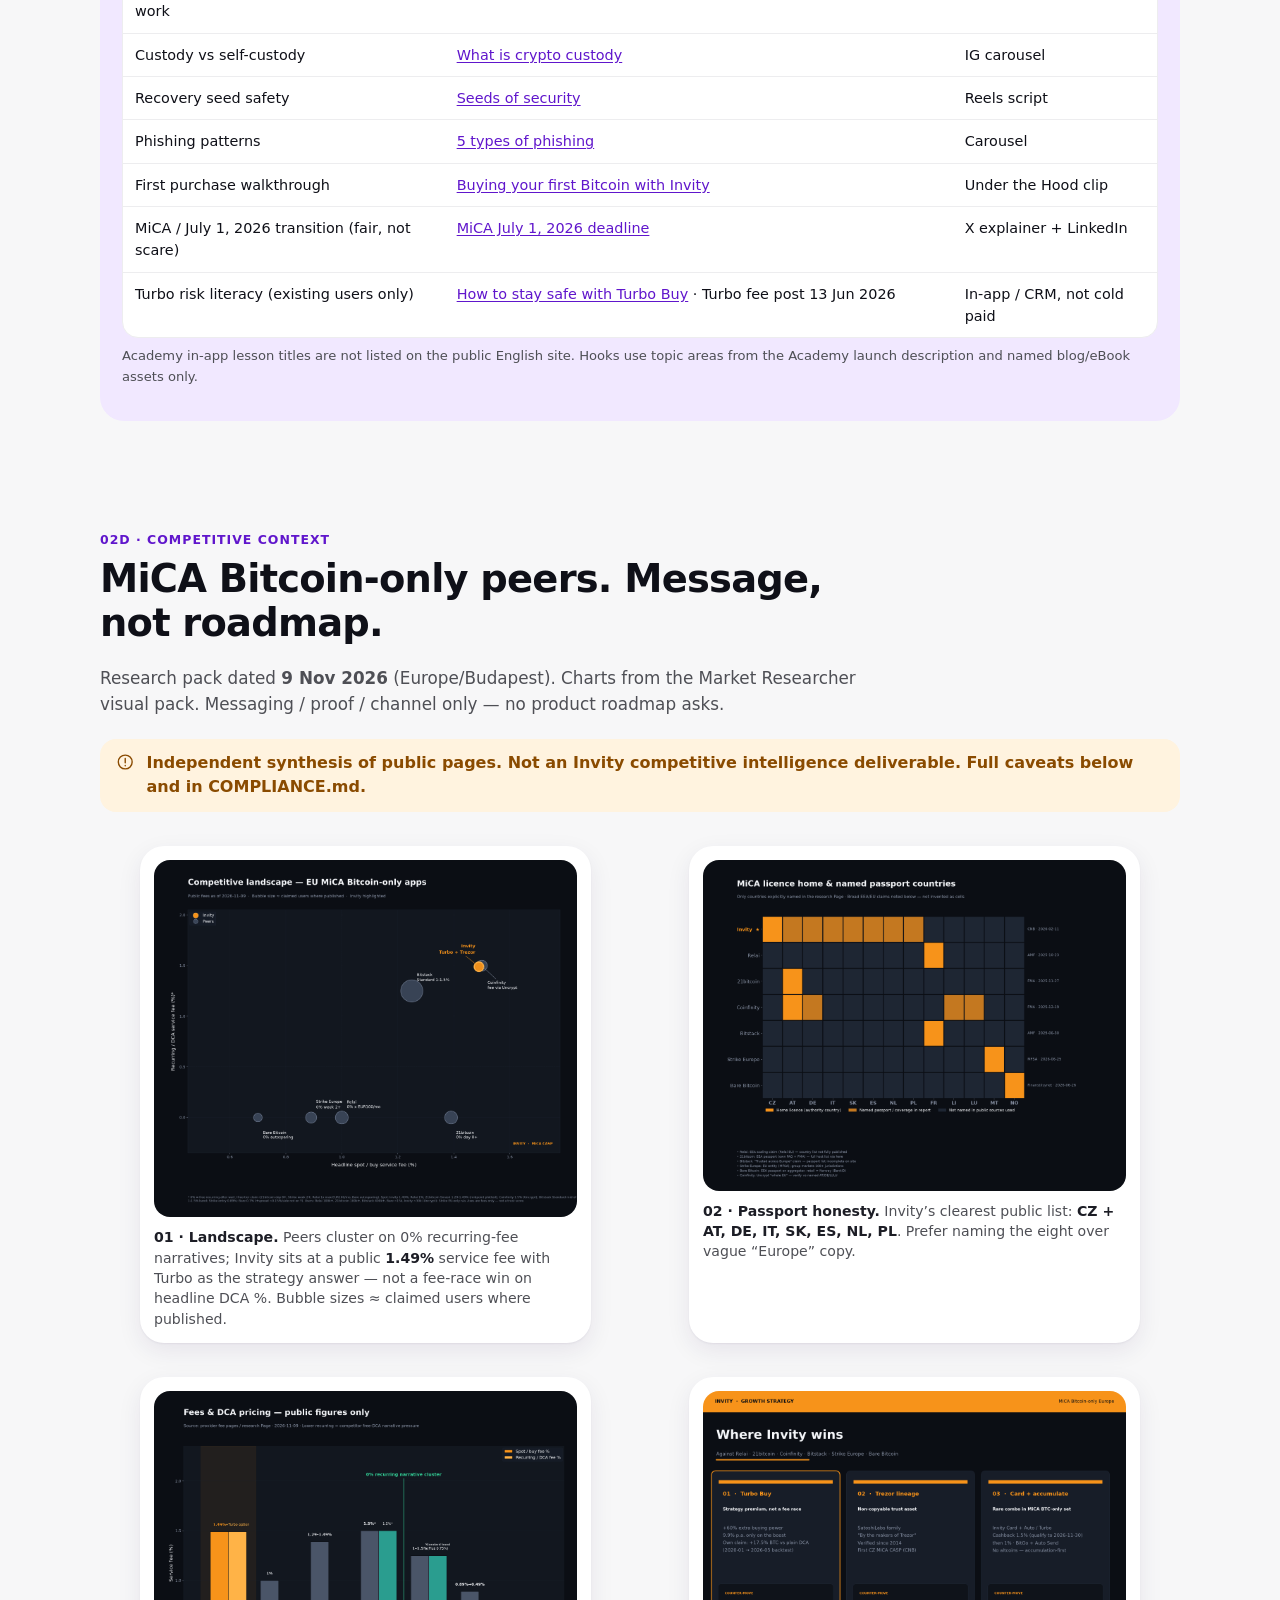
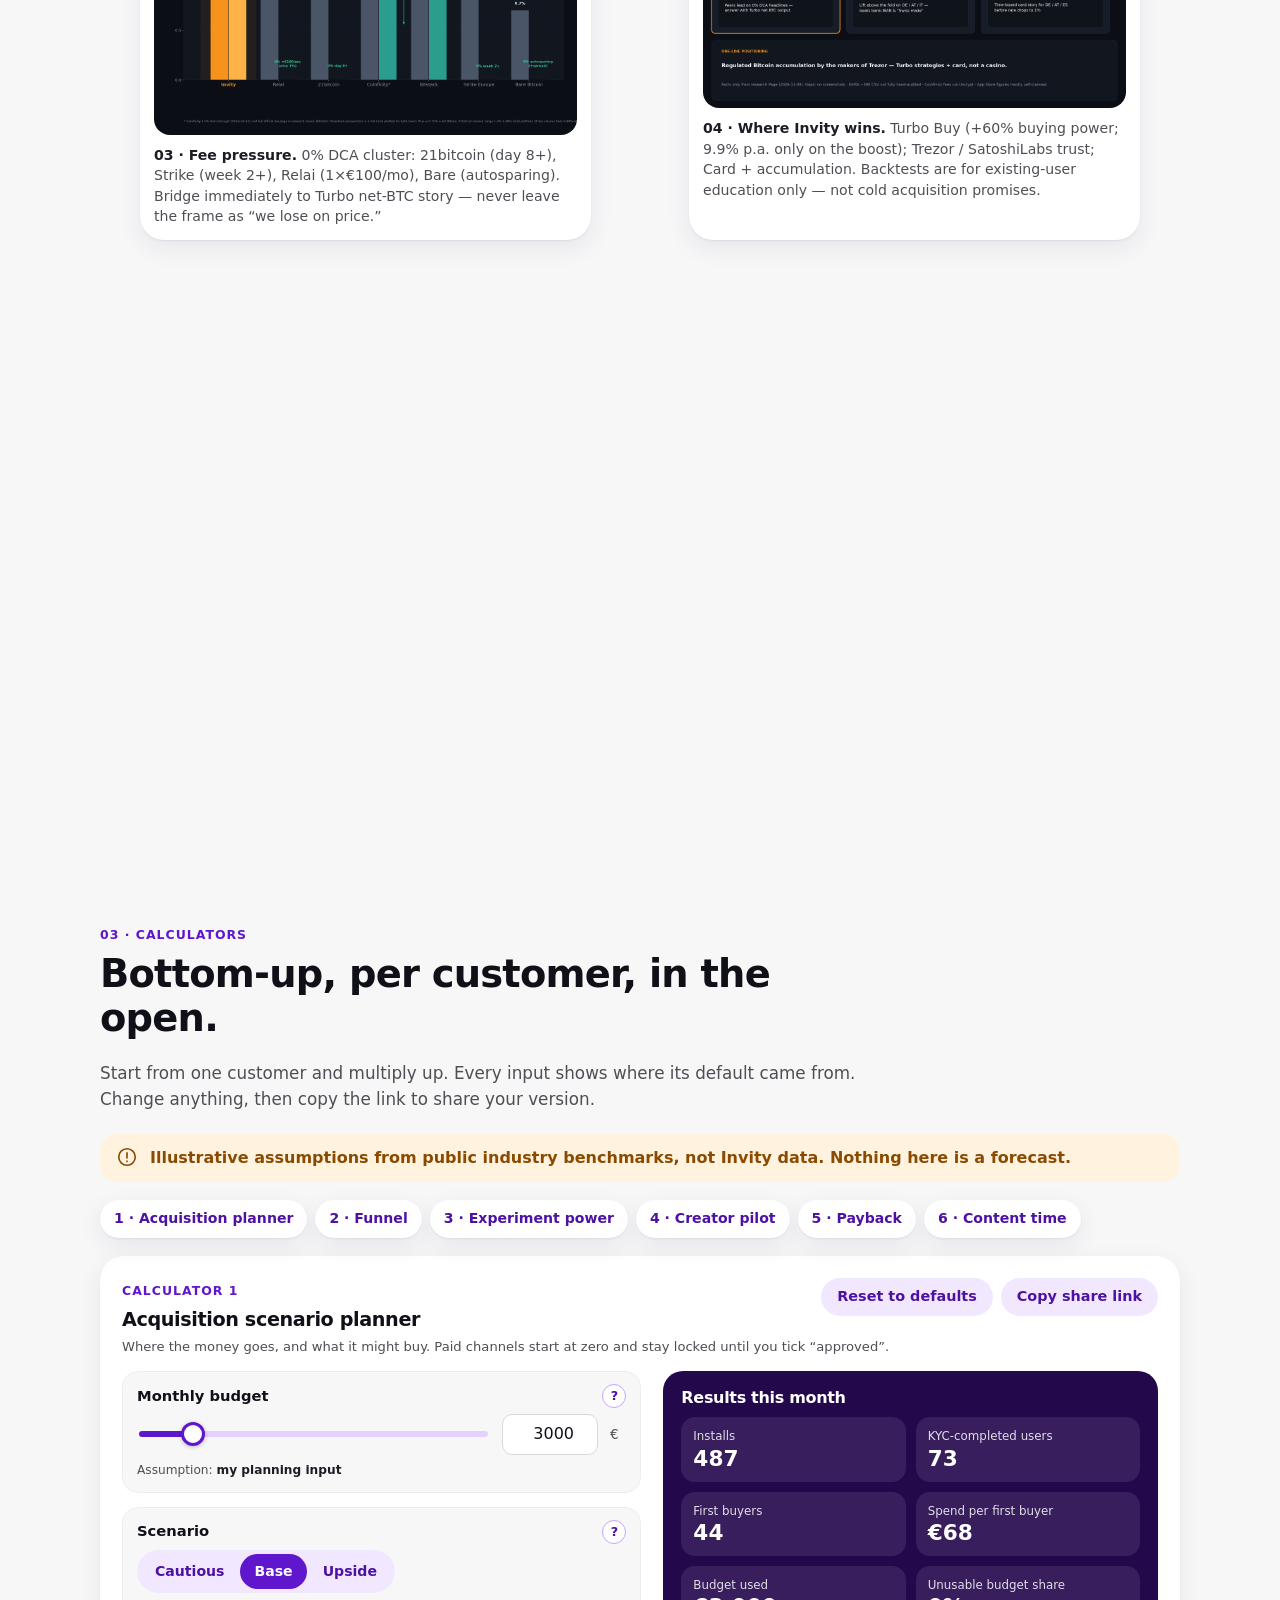
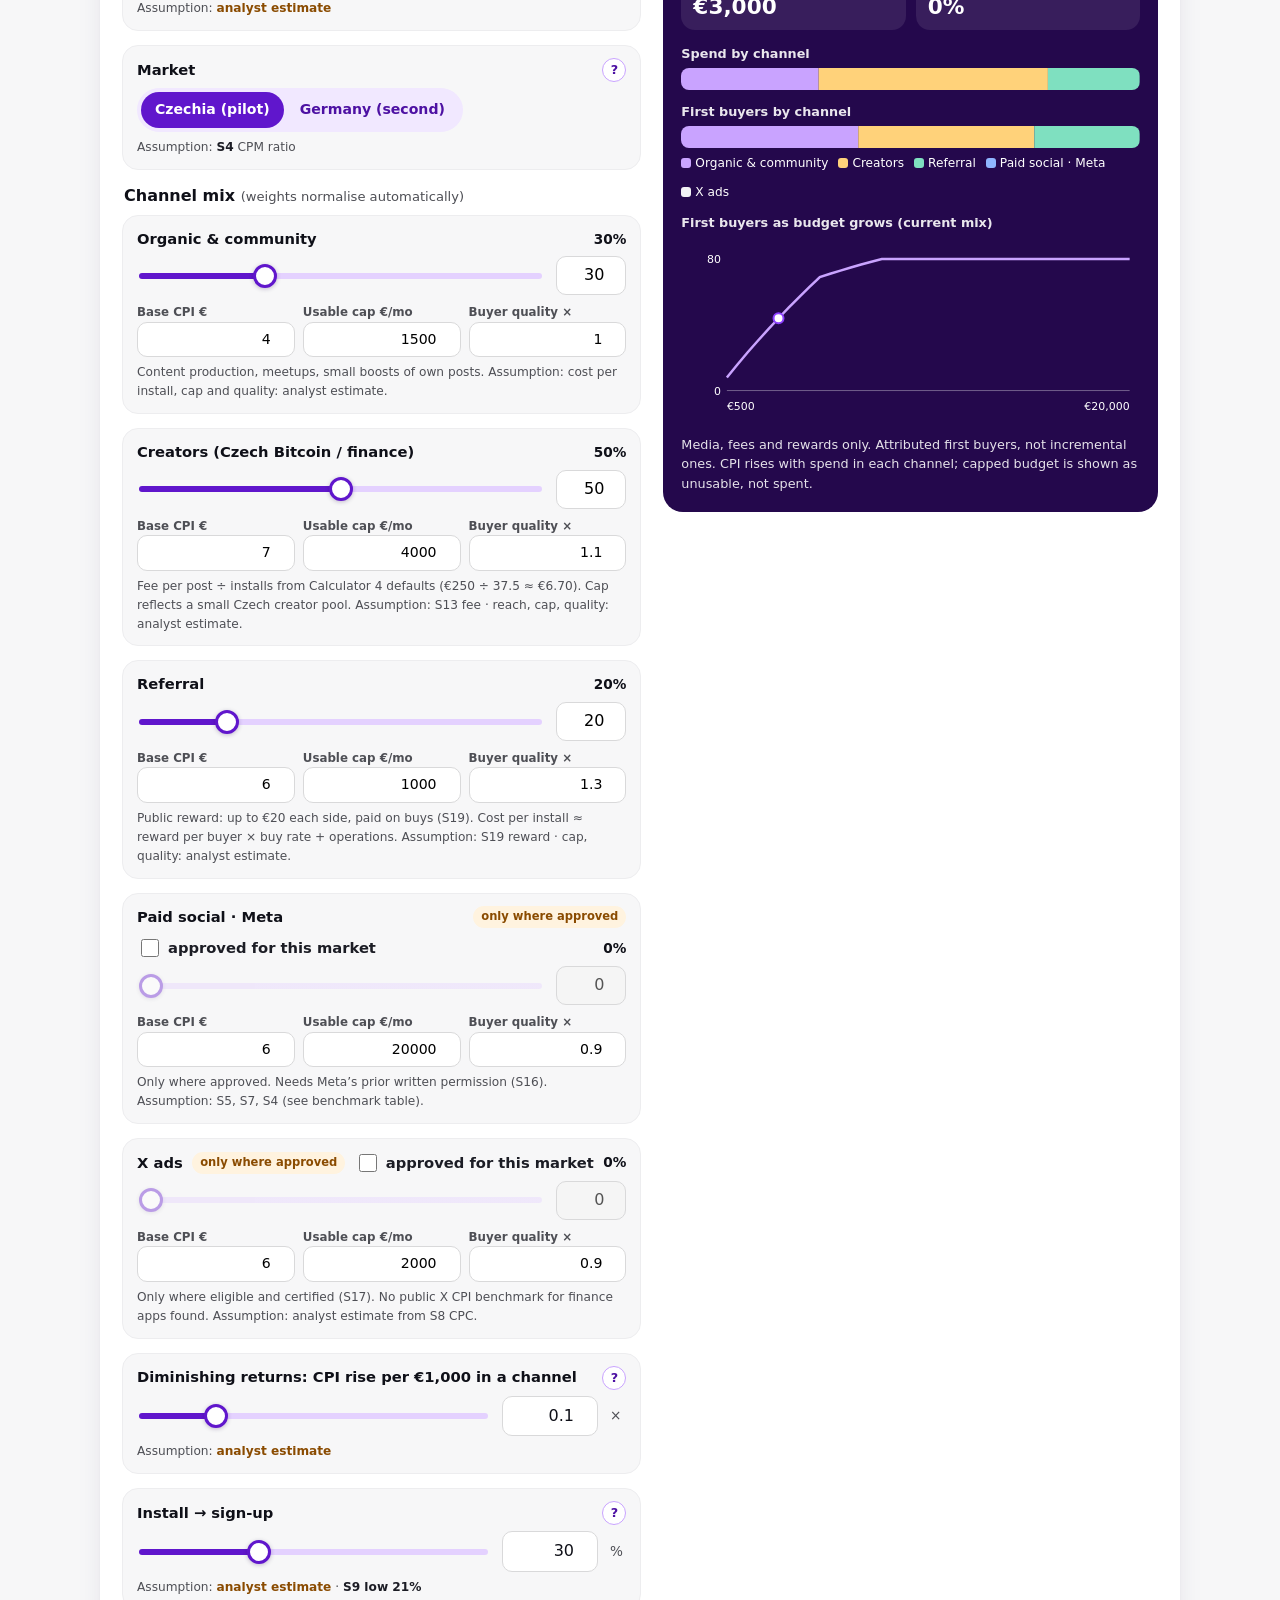
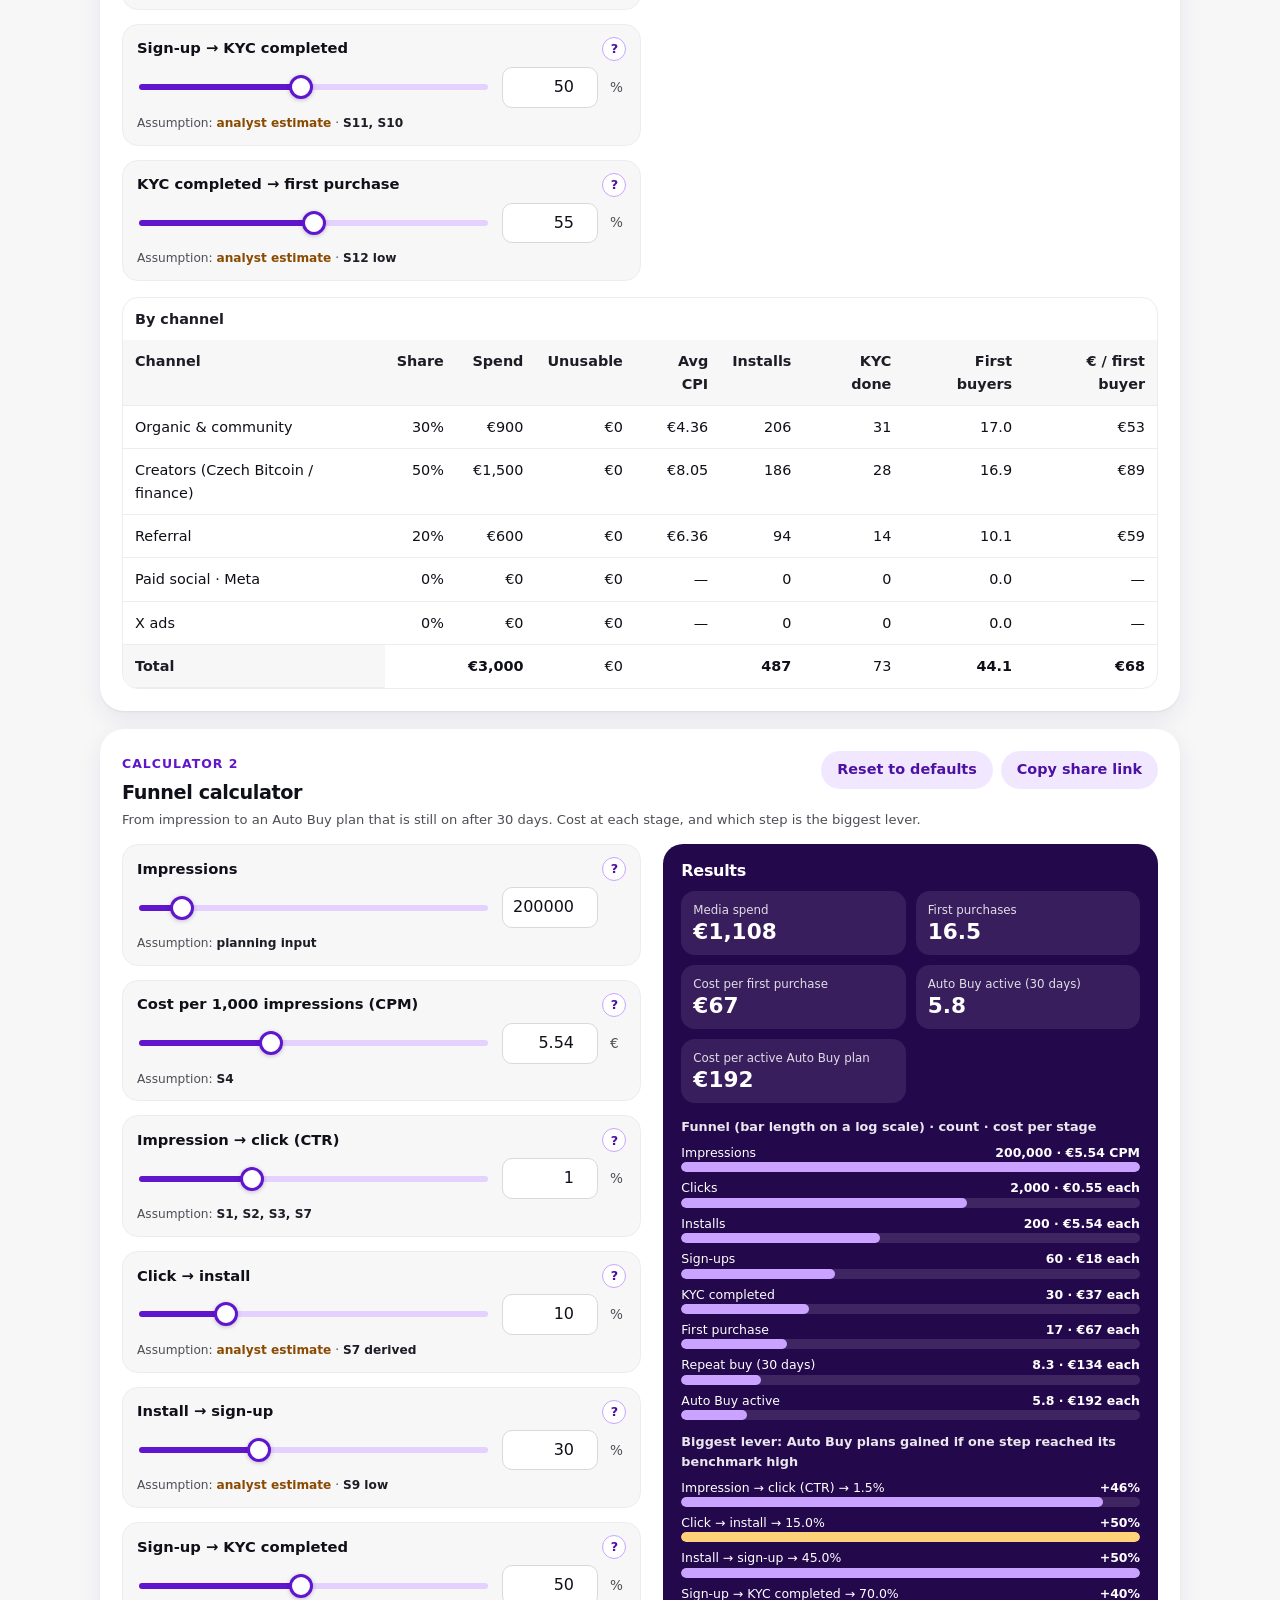
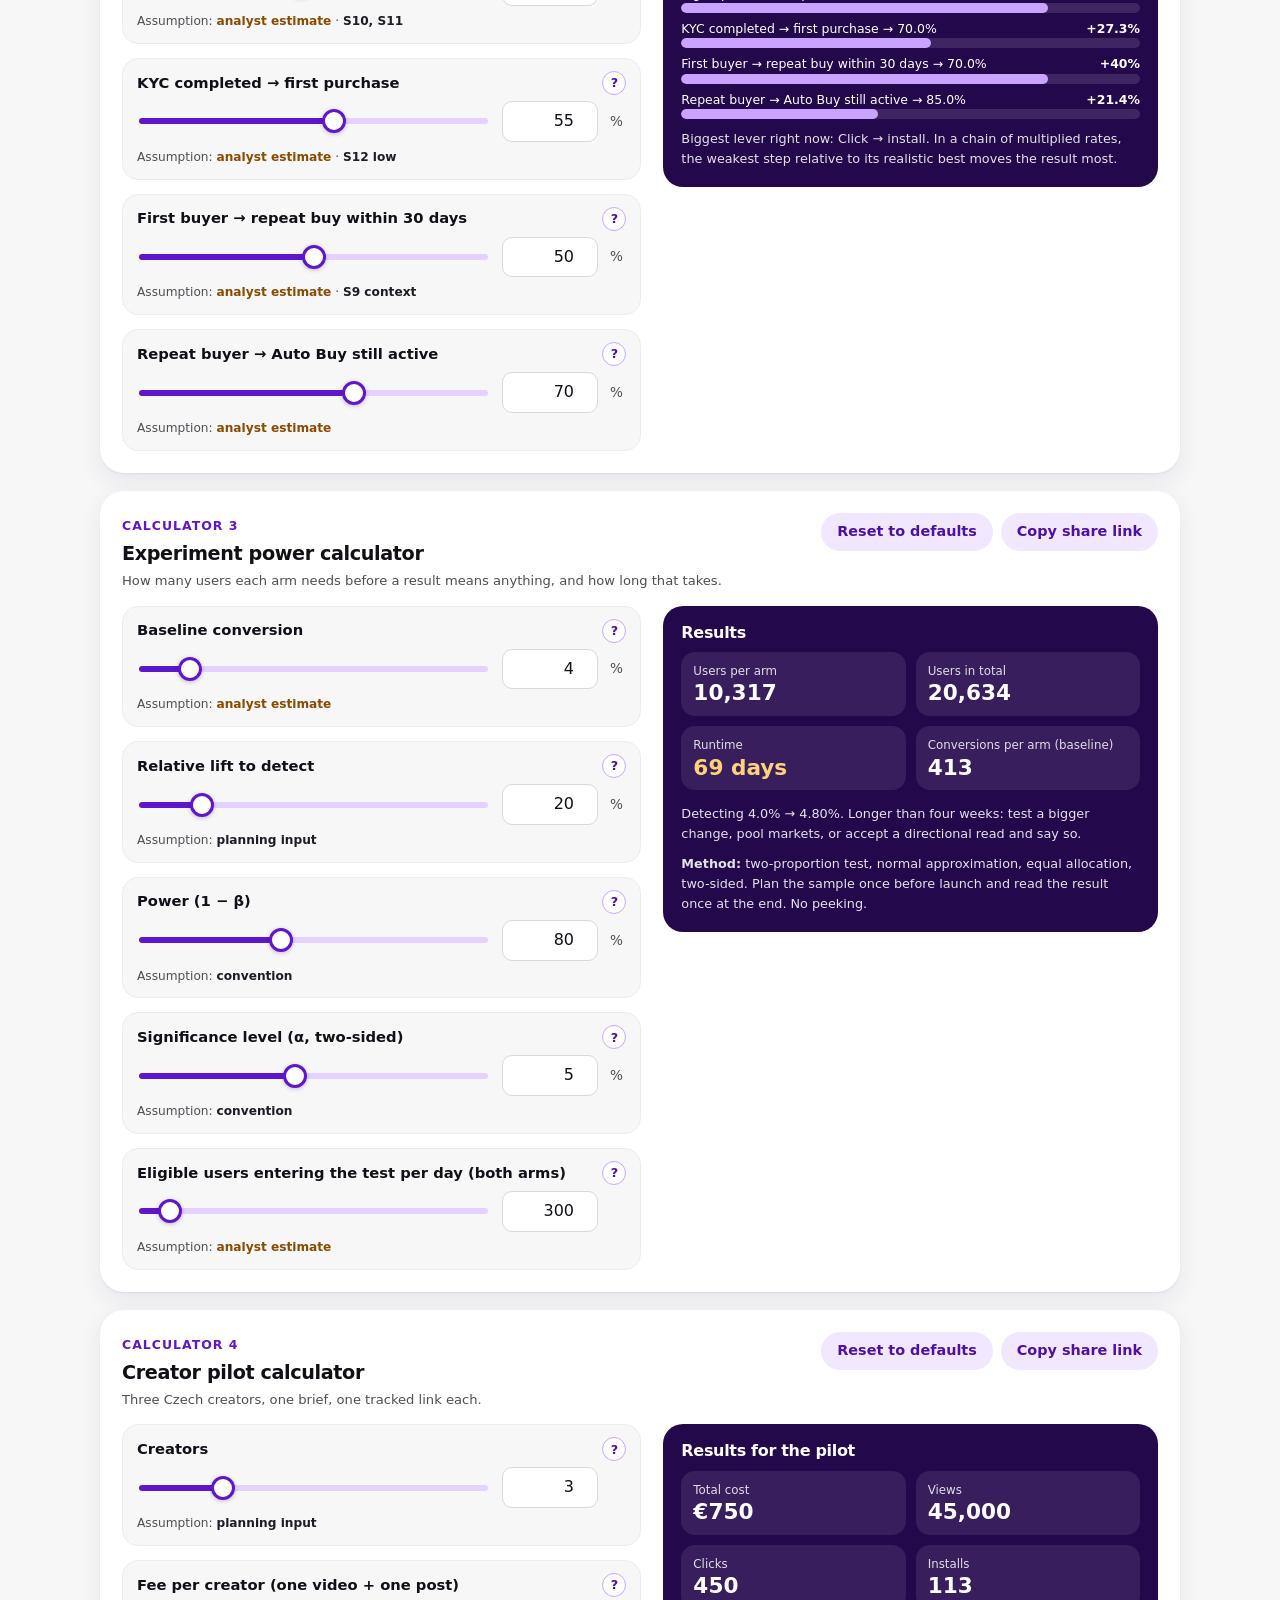
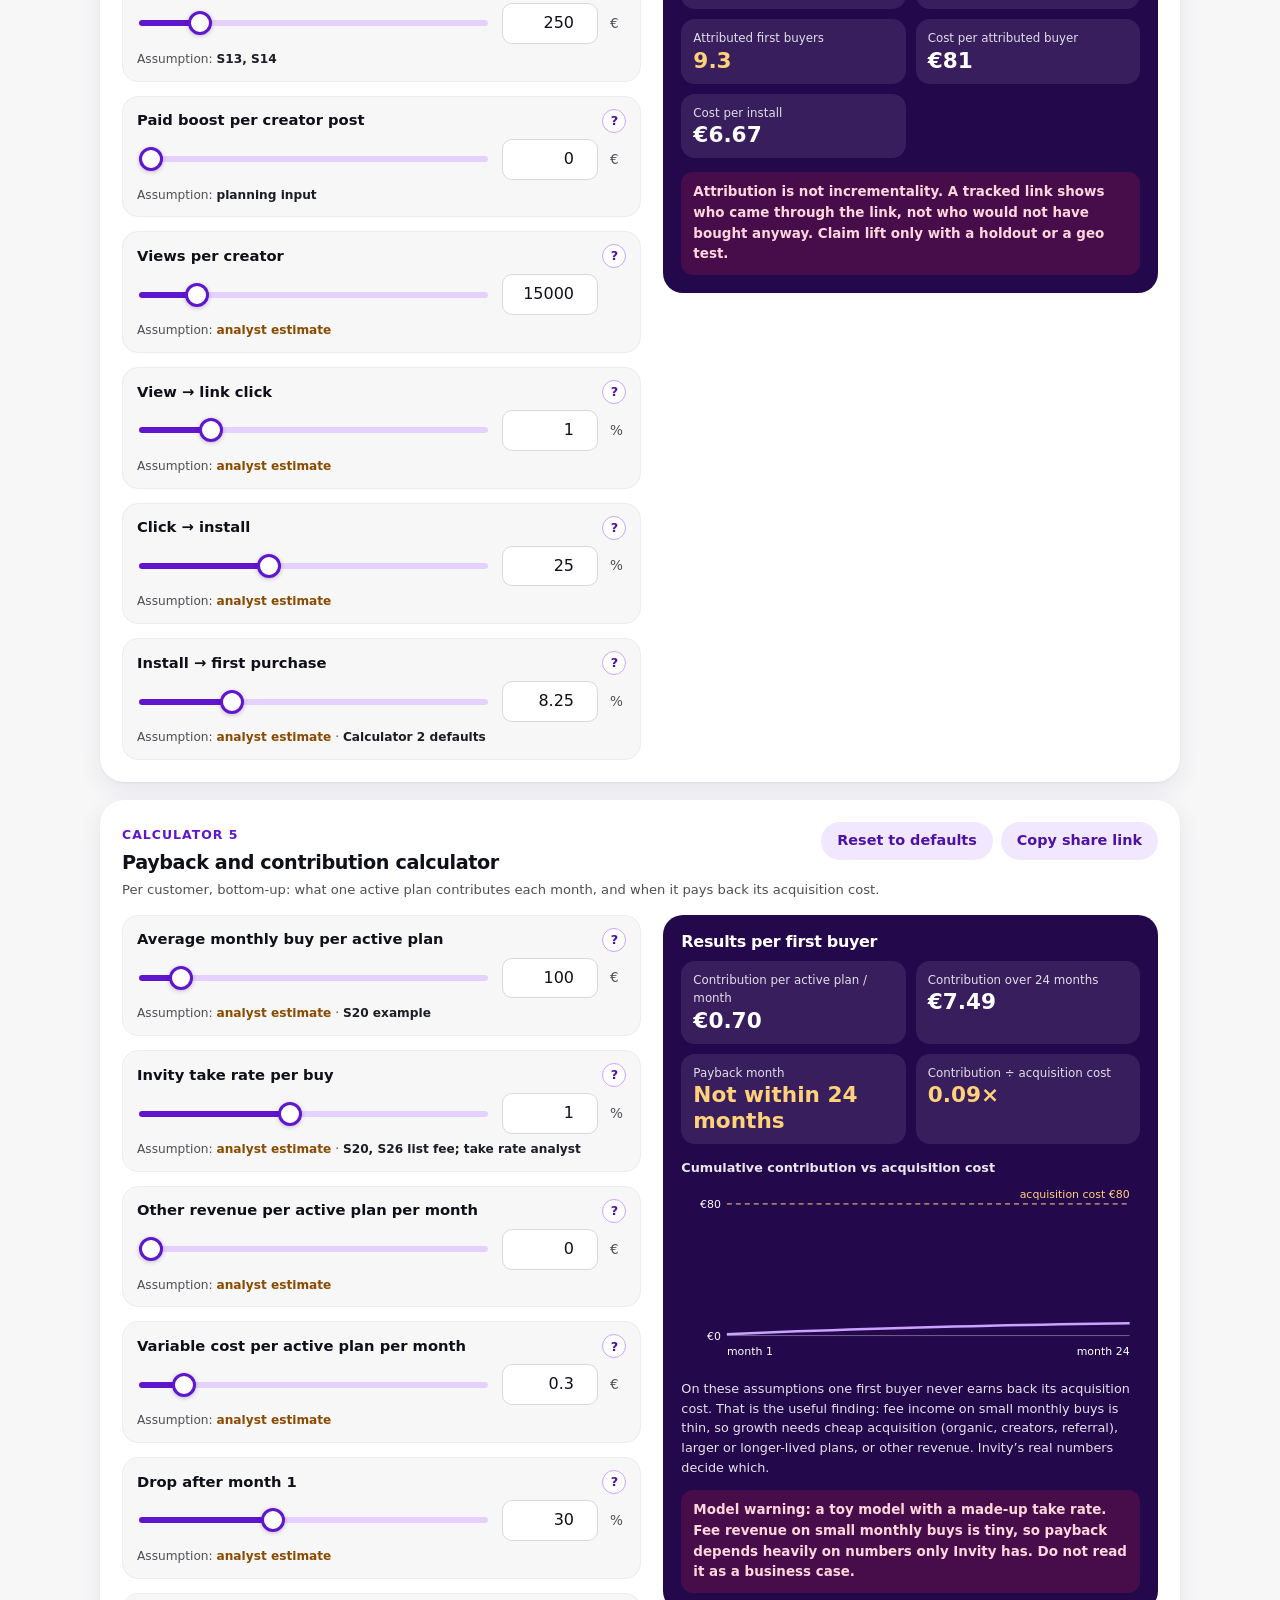
<file: archive/v1.1.0/index.html>
<!doctype html>
<html lang="en">
<head>
<meta charset="utf-8">
<meta name="robots" content="noindex">
<meta name="viewport" content="width=device-width,initial-scale=1,viewport-fit=cover">
<title>The Patient Funnel · Kitti Borissza · Social Media Lead application for Invity</title>
<meta name="description" content="An independent application proposal by Kitti Borissza for Invity's Social Media Lead role: a Czech-first social growth plan measured by first purchases and active Auto Buy plans, with six open calculators and honest evidence.">
<meta name="author" content="Kitti Borissza">
<!-- SITE_CONFIG.baseUrl used for absolute OG/Twitter image when published -->
<script>window.SITE_CONFIG={baseUrl:"https://kittiborissza.github.io/the-patient-funnel"};</script>
<meta name="theme-color" content="#4d11a3">
<meta property="og:type" content="website">
<meta property="og:title" content="The Patient Funnel · Kitti Borissza">
<meta property="og:description" content="Make Bitcoin feel within reach. A Czech-first social growth plan for Invity's Social Media Lead role. Independent application proposal, not an official Invity page.">
<meta property="og:image" content="https://kittiborissza.github.io/the-patient-funnel/og.png">
<meta property="og:image:width" content="1200">
<meta property="og:image:height" content="630">
<meta property="og:image:alt" content="The Patient Funnel: purple card with the trust ladder notice, understand, trust, first buy, habit, tell a friend.">
<meta name="twitter:card" content="summary_large_image">
<meta name="twitter:title" content="The Patient Funnel · Kitti Borissza">
<meta name="twitter:description" content="A Czech-first social growth plan, measured by first purchases. Independent application proposal.">
<meta name="twitter:image" content="https://kittiborissza.github.io/the-patient-funnel/og.png">
<link rel="icon" href="data:image/svg+xml,%3Csvg xmlns='http://www.w3.org/2000/svg' viewBox='0 0 32 32'%3E%3Crect width='32' height='32' rx='9' fill='%236016cc'/%3E%3Crect x='6' y='8' width='20' height='4' rx='2' fill='%23fff'/%3E%3Crect x='9' y='14' width='14' height='4' rx='2' fill='%23fff' opacity='.85'/%3E%3Crect x='12' y='20' width='8' height='4' rx='2' fill='%23fff' opacity='.7'/%3E%3C/svg%3E">
<style>
:root{
  --p900:#24084c;--p800:#380c7a;--p700:#4d11a3;--p600:#6016cc;--p500:#781cff;--p400:#8c3fff;--p300:#a060ff;--p200:#c9a3ff;--p100:#e4d1ff;--p50:#f1e8ff;
  --g0:#ffffff;--g50:#f7f7f8;--g100:#ededef;--g200:#d9d9da;--g400:#818186;--g500:#4e4f55;--g700:#1c1d25;--g800:#0f1018;
  --ok:#1f7a3f;--okbg:#e6f4ea;--warn:#8a4b00;--warnbg:#fff3df;--risk:#b0001a;--riskbg:#ffe9ec;
  --amber:#ffd27a;
  --r-card:24px;--r-md:14px;--r-pill:999px;
  --shadow:0 1px 2px rgba(36,8,76,.06),0 8px 24px rgba(36,8,76,.08);
  --font:ui-sans-serif,system-ui,-apple-system,"Segoe UI",Roboto,"Helvetica Neue",Arial,"Noto Sans",sans-serif;
  --mono:ui-monospace,SFMono-Regular,Menlo,Consolas,"Liberation Mono",monospace;
  --maxw:1120px;
}
*{box-sizing:border-box}
html{scroll-behavior:smooth;scroll-padding-top:120px;-webkit-text-size-adjust:100%}
@media (prefers-reduced-motion:reduce){html{scroll-behavior:auto}*{animation:none!important;transition:none!important}}
body{margin:0;font-family:var(--font);color:var(--g800);background:var(--g50);line-height:1.55;font-size:16px}
img,svg{max-width:100%}
a{color:var(--p600);text-underline-offset:2px}
a:hover{color:var(--p800)}
h1,h2,h3,h4{line-height:1.15;letter-spacing:-.02em;margin:0 0 .5em;color:var(--g800)}
h1{font-size:clamp(2.3rem,7vw,4.2rem);font-weight:800}
h2{font-size:clamp(1.6rem,4.2vw,2.4rem);font-weight:800}
h3{font-size:1.2rem;font-weight:700}
h4{font-size:1rem;font-weight:700}
p{margin:0 0 .9em}
.num,.tnum{font-variant-numeric:tabular-nums}
.wrap{max-width:var(--maxw);margin:0 auto;padding:0 20px}
.skip{position:absolute;left:-9999px;top:8px;background:#fff;color:var(--p800);padding:10px 16px;border-radius:var(--r-pill);z-index:100}
.skip:focus{left:12px}
:focus-visible{outline:3px solid var(--p600);outline-offset:3px;border-radius:6px}
.hero :focus-visible,.topbar :focus-visible{outline-color:var(--amber)}
.sr-only{position:absolute!important;width:1px;height:1px;overflow:hidden;clip:rect(0 0 0 0);white-space:nowrap}

/* top bar + mini nav */
.topbar{position:sticky;top:0;z-index:50;background:rgba(36,8,76,.92);backdrop-filter:saturate(1.4) blur(10px);-webkit-backdrop-filter:blur(10px);color:#fff}
.topbar .wrap{display:flex;align-items:center;gap:12px;min-height:56px;flex-wrap:wrap;padding-top:6px;padding-bottom:6px}
.mark{display:flex;align-items:center;gap:10px;color:#fff;text-decoration:none;font-weight:800;letter-spacing:-.01em;margin-right:auto}
.mark svg{flex:none}
.mark small{display:block;font-weight:500;font-size:.72rem;opacity:.85;letter-spacing:0}
.mininav{display:flex;gap:4px;overflow-x:auto;scrollbar-width:none;order:3;width:100%}
.mininav::-webkit-scrollbar{display:none}
.mininav a{color:#fff;text-decoration:none;font-size:.9rem;font-weight:600;padding:7px 12px;border-radius:var(--r-pill);white-space:nowrap;opacity:.88}
.mininav a:hover,.mininav a[aria-current="true"]{background:rgba(255,255,255,.16);opacity:1}
.walk-toggle{display:inline-flex;align-items:center;gap:8px;background:#fff;color:var(--p700);border:0;border-radius:var(--r-pill);padding:8px 14px;font:inherit;font-weight:700;font-size:.85rem;cursor:pointer}
.walk-toggle .sw{width:30px;height:18px;border-radius:9px;background:var(--p100);position:relative;flex:none}
.walk-toggle .sw::after{content:"";position:absolute;top:3px;left:3px;width:12px;height:12px;border-radius:50%;background:var(--p600);transition:left .2s}
.walk-toggle[aria-pressed="true"] .sw{background:var(--p600)}
.walk-toggle[aria-pressed="true"] .sw::after{left:15px;background:#fff}
@media (min-width:860px){.mininav{order:0;width:auto}.mark{margin-right:0}.topbar .wrap{justify-content:space-between}}

/* hero */
.hero{background:linear-gradient(180deg,var(--p400) 0%,var(--p500) 38%,var(--p600) 78%,var(--p700) 100%);color:#fff;padding:44px 0 72px;position:relative;overflow:hidden}
.hero::after{content:"";position:absolute;right:-120px;top:-120px;width:420px;height:420px;border-radius:50%;background:radial-gradient(circle,rgba(255,255,255,.16),rgba(255,255,255,0) 70%);pointer-events:none}
.hero h1{color:#fff;max-width:14ch;margin-top:.2em}
.hero .lead{font-size:clamp(1.05rem,2.4vw,1.3rem);max-width:40ch;opacity:.96}
.eyebrow{display:inline-flex;align-items:center;gap:8px;font-size:.8rem;font-weight:700;letter-spacing:.04em;text-transform:uppercase;background:rgba(255,255,255,.16);padding:6px 12px;border-radius:var(--r-pill)}
.hero .cta{display:flex;flex-wrap:wrap;gap:12px;margin:24px 0 18px}
.note-ill{font-size:.88rem;opacity:.92;max-width:60ch;border-left:3px solid rgba(255,255,255,.5);padding-left:12px}
.hero-grid{display:grid;gap:28px}
@media (min-width:900px){.hero-grid{grid-template-columns:1.4fr 1fr;align-items:end}}
.actions{display:flex;gap:18px;margin:26px 0 0;flex-wrap:wrap}
.action{display:flex;flex-direction:column;align-items:center;gap:6px;color:#fff;text-decoration:none;font-size:.8rem;font-weight:600}
.action .ring{width:56px;height:56px;border-radius:50%;background:rgba(255,255,255,.18);display:grid;place-items:center;transition:background .2s,transform .2s}
.action:hover .ring{background:rgba(255,255,255,.3);transform:translateY(-2px)}
.setup{background:#fff;color:var(--g800);border-radius:var(--r-card);padding:18px 20px;box-shadow:var(--shadow);max-width:420px}
.setup h2{font-size:1.05rem;margin:0 0 4px;color:var(--g800)}
.setup p{font-size:.88rem;color:var(--g500);margin:0 0 10px}
.bar{height:8px;border-radius:4px;background:var(--p50);overflow:hidden}
.bar i{display:block;height:100%;width:0;background:var(--p600);border-radius:4px;transition:width .5s}
.setup ol{list-style:none;margin:12px 0 0;padding:0;display:grid;gap:6px;font-size:.9rem}
.setup li{display:flex;gap:8px;align-items:center}
.setup li .dot{width:18px;height:18px;border-radius:50%;border:2px solid var(--p200);flex:none;display:grid;place-items:center}
.setup li.done .dot{background:var(--p600);border-color:var(--p600)}
.setup li.done .dot::after{content:"";width:6px;height:3px;border-left:2px solid #fff;border-bottom:2px solid #fff;transform:rotate(-45deg) translate(1px,-1px)}
.setup a{color:var(--g800);text-decoration:none}
.setup a:hover{color:var(--p600);text-decoration:underline}

/* buttons */
.btn{display:inline-flex;align-items:center;justify-content:center;gap:8px;border:0;border-radius:var(--r-pill);padding:13px 22px;font:inherit;font-weight:700;text-decoration:none;cursor:pointer;min-height:46px;line-height:1.1}
.btn-primary{background:var(--p600);color:#fff}
.btn-primary:hover{background:var(--p700);color:#fff}
.hero .btn-primary{background:#fff;color:var(--p700)}
.hero .btn-primary:hover{background:var(--p50);color:var(--p800)}
.btn-ghost{background:rgba(255,255,255,.16);color:#fff;box-shadow:inset 0 0 0 1.5px rgba(255,255,255,.6)}
.btn-ghost:hover{background:rgba(255,255,255,.26);color:#fff}
.btn-soft{background:var(--p50);color:var(--p700);padding:9px 16px;min-height:38px;font-size:.9rem}
.btn-soft:hover{background:var(--p100);color:var(--p800)}
.iconbtn{width:40px;height:40px;border-radius:50%;border:0;background:var(--p50);color:var(--p700);display:inline-grid;place-items:center;cursor:pointer}
.iconbtn:hover{background:var(--p100)}

/* sections + cards */
main{display:block}
section.block{padding:64px 0 24px}
.sec-head{margin-bottom:22px;max-width:760px}
.kicker{display:inline-block;font-size:.78rem;font-weight:800;letter-spacing:.08em;text-transform:uppercase;color:var(--p600);margin-bottom:8px}
.sec-head p{color:var(--g500);font-size:1.05rem}
.card{background:#fff;border-radius:var(--r-card);padding:22px;box-shadow:var(--shadow);margin-bottom:18px}
.card.flat{box-shadow:none;border:1px solid var(--g100)}
.card.tint{background:var(--p50);box-shadow:none}
.grid{display:grid;gap:18px}
.grid > .card{margin-bottom:0}
@media (min-width:720px){.g2{grid-template-columns:1fr 1fr}.g3{grid-template-columns:repeat(3,1fr)}}
@media (min-width:980px){.g4{grid-template-columns:repeat(4,1fr)}}
@media (min-width:720px) and (max-width:979px){.g4{grid-template-columns:1fr 1fr}}
.q{font-size:1.15rem;font-weight:800;color:var(--p700);margin-bottom:6px}
.big-answer{font-size:1.05rem}
ul.clean{padding-left:1.1em;margin:0 0 .8em}
ul.clean li{margin:.25em 0}

/* evidence tags */
.tag{display:inline-block;font-size:.72rem;font-weight:700;padding:2px 8px;border-radius:var(--r-pill);vertical-align:2px;white-space:nowrap;margin-left:4px}
.tag.ev{background:var(--okbg);color:var(--ok)}
.tag.inf{background:var(--p50);color:var(--p700)}
.tag.int{background:var(--warnbg);color:var(--warn)}
.tag.team{background:#e7f0ff;color:#0b4fb3}
.tag.self{background:var(--g100);color:var(--g500)}
.tag.doc{background:var(--okbg);color:var(--ok)}
.legend-tags{display:flex;flex-wrap:wrap;gap:8px;align-items:center;font-size:.85rem;color:var(--g500);margin:4px 0 18px}
.legend-tags .tag{margin-left:0}

/* trust ladder */
.ladder{display:grid;gap:10px;counter-reset:step;margin:6px 0 0;padding:0;list-style:none}
@media (min-width:900px){.ladder{grid-template-columns:repeat(6,1fr)}}
.ladder li{background:#fff;border-radius:18px;padding:14px;box-shadow:var(--shadow);position:relative}
.ladder li b{display:block;color:var(--p700);font-size:1.02rem}
.ladder li .step{font-size:.72rem;font-weight:800;color:var(--g400);letter-spacing:.06em;text-transform:uppercase}
.ladder li .m{display:block;font-size:.8rem;color:var(--g500);margin-top:6px;border-top:1px dashed var(--g200);padding-top:6px}
.ladder li .m strong{color:var(--g700)}

/* change-my-mind */
.mind{border-left:4px solid var(--p300);background:var(--p50);border-radius:0 14px 14px 0;padding:10px 14px;margin:12px 0 0;font-size:.92rem}
.mind b{color:var(--p800)}

/* tables */
.tablewrap{overflow-x:auto;-webkit-overflow-scrolling:touch;border-radius:16px;border:1px solid var(--g100);background:#fff}
table{border-collapse:collapse;width:100%;font-size:.9rem}
th,td{padding:10px 12px;text-align:left;vertical-align:top;border-bottom:1px solid var(--g100)}
th{background:var(--g50);font-weight:700;color:var(--g700);position:sticky;top:0}
tbody tr:last-child td{border-bottom:0}
td.r,th.r{text-align:right}
caption{text-align:left;padding:10px 12px;font-weight:700;color:var(--g700)}

/* calculators */
.banner{display:flex;gap:12px;align-items:flex-start;background:var(--warnbg);color:var(--warn);border-radius:16px;padding:12px 16px;font-weight:600;margin-bottom:18px}
.calc-nav{display:flex;gap:8px;flex-wrap:wrap;margin-bottom:18px}
.calc-nav a{background:#fff;border-radius:var(--r-pill);padding:8px 14px;text-decoration:none;font-weight:600;font-size:.88rem;color:var(--p700);box-shadow:var(--shadow)}
.calc-nav a:hover{background:var(--p50)}
.calc{scroll-margin-top:120px}
.calc-head{display:flex;justify-content:space-between;gap:12px;align-items:flex-start;flex-wrap:wrap}
.calc-head h3{margin:0}
.calc-tools{display:flex;gap:8px;flex-wrap:wrap}
.calc-body{display:grid;gap:22px;margin-top:14px}
@media (min-width:980px){.calc-body{grid-template-columns:minmax(0,1.05fr) minmax(0,1fr)}}
.inputs{display:grid;gap:14px}
.field{border:1px solid var(--g100);border-radius:16px;padding:12px 14px;background:var(--g50)}
.field-top{display:flex;align-items:center;gap:8px;justify-content:space-between}
.field label{font-weight:700;font-size:.92rem}
.field .ctl{display:flex;gap:12px;align-items:center;margin-top:6px}
.field input[type=number]{width:96px;flex:none;font:inherit;font-variant-numeric:tabular-nums;padding:7px 8px;border:1.5px solid var(--g200);border-radius:10px;background:#fff;color:var(--g800);text-align:right}
.field input[type=number]:focus-visible{border-color:var(--p600)}
.unit{font-size:.85rem;color:var(--g500);min-width:1.2em}
.src{display:block;font-size:.76rem;color:var(--g500);margin-top:6px}
.src b{color:var(--g700);font-weight:700}
.src .ae{color:var(--warn);font-weight:700}
input[type=range]{-webkit-appearance:none;appearance:none;width:100%;height:28px;background:transparent;cursor:pointer;flex:1;min-width:0}
input[type=range]::-webkit-slider-runnable-track{height:6px;border-radius:3px;background:linear-gradient(90deg,var(--p600) var(--fill,50%),var(--p100) var(--fill,50%))}
input[type=range]::-moz-range-track{height:6px;border-radius:3px;background:var(--p100)}
input[type=range]::-moz-range-progress{height:6px;border-radius:3px;background:var(--p600)}
input[type=range]::-webkit-slider-thumb{-webkit-appearance:none;width:24px;height:24px;border-radius:50%;background:#fff;border:3px solid var(--p600);margin-top:-9px;box-shadow:0 1px 4px rgba(36,8,76,.25)}
input[type=range]::-moz-range-thumb{width:18px;height:18px;border-radius:50%;background:#fff;border:3px solid var(--p600)}
input[type=range]:focus-visible{outline:none}
input[type=range]:focus-visible::-webkit-slider-thumb{box-shadow:0 0 0 4px var(--p200)}
input[type=range]:focus-visible::-moz-range-thumb{box-shadow:0 0 0 4px var(--p200)}
input[type=range]:disabled{opacity:.4;cursor:not-allowed}
details.tip{display:inline-block;position:relative}
details.tip summary{list-style:none;width:24px;height:24px;border-radius:50%;background:#fff;border:1.5px solid var(--p200);color:var(--p700);font-weight:800;font-size:.8rem;display:grid;place-items:center;cursor:pointer}
details.tip summary::-webkit-details-marker{display:none}
details.tip[open] summary{background:var(--p600);color:#fff;border-color:var(--p600)}
details.tip .tipbox{position:absolute;right:0;top:30px;z-index:5;width:min(300px,78vw);background:var(--g800);color:#fff;font-size:.82rem;padding:10px 12px;border-radius:12px;box-shadow:var(--shadow);font-weight:400}
.seg{display:inline-flex;background:var(--p50);border-radius:var(--r-pill);padding:4px;gap:2px;flex-wrap:wrap}
.seg label{position:relative}
.seg input{position:absolute;opacity:0;inset:0;margin:0;cursor:pointer}
.seg span{display:block;padding:7px 14px;border-radius:var(--r-pill);font-weight:700;font-size:.88rem;color:var(--p700)}
.seg input:checked + span{background:var(--p600);color:#fff}
.seg input:focus-visible + span{outline:3px solid var(--p600);outline-offset:2px}
.results{background:var(--p900);color:#fff;border-radius:20px;padding:18px;position:sticky;top:130px;align-self:start}
.results h4{color:#fff;margin-bottom:10px}
.kpis{display:grid;grid-template-columns:repeat(2,1fr);gap:10px;margin-bottom:14px}
.kpi{background:rgba(255,255,255,.09);border-radius:14px;padding:10px 12px}
.kpi .l{font-size:.74rem;opacity:.85;display:block}
.kpi .v{font-size:1.35rem;font-weight:800;font-variant-numeric:tabular-nums;display:block;line-height:1.2}
.kpi.warn .v{color:var(--amber)}
.results .explain{font-size:.8rem;opacity:.88;margin:10px 0 0}
.results svg text{fill:#fff}
.chart-title{font-size:.8rem;font-weight:700;opacity:.9;margin:12px 0 4px}
.legend{display:flex;flex-wrap:wrap;gap:10px;font-size:.76rem;margin-top:6px}
.legend i{display:inline-block;width:10px;height:10px;border-radius:3px;margin-right:4px;vertical-align:-1px}
.chan-table input[type=number]{width:70px}
.chan{border:1px solid var(--g100);border-radius:16px;padding:12px 14px;background:var(--g50)}
.chan-top{display:flex;align-items:center;justify-content:space-between;gap:8px;flex-wrap:wrap}
.chan-top label{font-weight:700;font-size:.92rem}
.chan .sub{display:grid;grid-template-columns:repeat(3,minmax(0,1fr));gap:8px;margin-top:8px}
.chan .sub label{font-size:.74rem;color:var(--g500);display:block;font-weight:600}
.chan .sub input{width:100%;font:inherit;font-size:.88rem;padding:6px 8px;border:1.5px solid var(--g200);border-radius:10px;text-align:right;font-variant-numeric:tabular-nums}
.chip{display:inline-block;font-size:.72rem;font-weight:700;border-radius:var(--r-pill);padding:2px 8px;background:var(--warnbg);color:var(--warn)}
.chip.ok{background:var(--okbg);color:var(--ok)}
.approve{display:inline-flex;align-items:center;gap:6px;font-size:.8rem;font-weight:600;color:var(--g700)}
.approve input{width:18px;height:18px;accent-color:var(--p600)}
.model-warn{background:var(--riskbg);color:var(--risk);border-radius:12px;padding:10px 12px;font-size:.84rem;font-weight:600;margin-top:12px}
.results .model-warn{background:rgba(255,40,61,.16);color:#ffd6db}
.method{font-size:.82rem;color:var(--g500);margin-top:8px}

/* experiments */
.brief dl{display:grid;grid-template-columns:1fr;gap:4px 14px;margin:0}
@media (min-width:720px){.brief dl{grid-template-columns:150px 1fr}}
.brief dt{font-weight:700;color:var(--p700);font-size:.88rem}
.brief dd{margin:0 0 8px;font-size:.94rem}
.badge{display:inline-block;background:var(--p600);color:#fff;border-radius:var(--r-pill);font-size:.75rem;font-weight:800;padding:3px 10px;margin-right:6px}

/* content */
.asset{white-space:pre-line;background:var(--g50);border-radius:14px;padding:14px;font-size:.93rem;border:1px solid var(--g100)}
.draft{display:block;background:var(--warnbg);border-radius:10px;padding:8px 10px;margin-top:8px;font-size:.88rem;white-space:normal}
.draft b{color:var(--warn)}
.risk-line{display:block;margin-top:8px;font-size:.88rem;color:var(--g700);border-left:3px solid var(--p300);padding-left:10px}

/* done */
.done-item h3{display:flex;gap:8px;flex-wrap:wrap;align-items:baseline}
.done-item .yr{font-size:.85rem;color:var(--g500);font-weight:600}
.result{background:var(--p50);border-radius:12px;padding:10px 12px;font-size:.92rem;margin-top:8px}

/* walkthrough pitch */
.pitch{display:none}
body.walk .pitch{display:block}
body.walk .deep{display:none!important}
body.walk{font-size:18.5px}
body.walk .card{padding:26px}
.pitch ol{list-style:none;padding:0;margin:0;display:grid;gap:14px}
.pitch li{background:#fff;border-radius:var(--r-card);padding:20px 22px;box-shadow:var(--shadow);font-size:1.35rem;line-height:1.35;font-weight:600}
.pitch li span{display:block;font-size:.8rem;font-weight:800;letter-spacing:.08em;text-transform:uppercase;color:var(--p600);margin-bottom:4px}

/* reveal */
.reveal{opacity:0;transform:translateY(14px);transition:opacity .6s ease,transform .6s ease}
.reveal.in{opacity:1;transform:none}
@media (prefers-reduced-motion:reduce){.reveal{opacity:1;transform:none}}

footer{background:var(--p900);color:#fff;padding:40px 0 60px;margin-top:40px}
footer a{color:#fff}
footer .disc{font-weight:800;font-size:1.05rem}
footer small{opacity:.8}

/* print */
@media print{
  @page{margin:14mm}
  body{background:#fff;font-size:10.5pt;color:#000}
  .topbar,.calc-tools,.calc-nav,.actions,.hero .cta,.walk-toggle,details.tip summary,.skip,.setup{display:none!important}
  .hero{background:#fff;color:var(--p800);padding:0 0 10px}
  .hero h1,.hero .lead,.eyebrow,.note-ill{color:var(--p800)!important;background:none!important}
  .card,.ladder li,.pitch li{box-shadow:none;border:1px solid #ccc;break-inside:avoid}
  .results{position:static;background:#fff;color:#000;border:1px solid #999}
  .results svg text{fill:#000}
  .kpi{background:#f3f3f3}
  .reveal{opacity:1!important;transform:none!important}
  .deep{display:block!important}
  a{color:#000}
  a[href^="http"]::after{content:" (" attr(href) ")";font-size:8pt;color:#555;word-break:break-all}
  section.block{padding:16px 0 0}
  .pitch{display:none!important}
  input[type=range]{display:none}
}
.grid > *,.calc-body > *,.inputs > *{min-width:0}
@media (max-width:859px){
  .mark small{display:none}
  .mark{font-size:.95rem}
  .walk-toggle{font-size:.78rem;padding:6px 10px}
  .mininav a{padding:6px 9px;font-size:.86rem}
  .topbar .wrap{gap:6px 10px}
}
.mark:hover{color:#fff}
@media (max-width:719px){.tablewrap table{min-width:560px}}
.chan .field input[type=number]{width:72px}
.chan .field .ctl{gap:8px}
#benchTable{min-width:760px}
@media (max-width:859px){.mininav a{padding:6px 7px;font-size:.82rem}}
@media print{.calc .inputs{display:none!important}.calc-body{display:block!important}.calc::after{content:"Inputs hidden in print; open the page to change them.";display:block;font-size:8pt;color:#555;margin-top:6px}}

/* figures / competitor charts */
.fig{padding:14px}
.fig img{width:100%;height:auto;border-radius:16px;display:block;background:var(--g800)}
.fig figcaption{font-size:.88rem;color:var(--g500);margin-top:10px;line-height:1.45}
.fig figcaption b{color:var(--g700)}

/* creatives */
.creative .cr-meta{font-size:.88rem;color:var(--g500);margin:8px 0 12px}
.creative .cr-meta b{color:var(--g700)}
.creative ul.check{margin-top:10px;font-size:.84rem}
.creative ul.check li{margin:.2em 0}
@media print{.fig img{break-inside:avoid}}
</style>
</head>
<body>
<a class="skip" href="#main">Skip to content</a>

<header class="topbar">
  <div class="wrap">
    <a class="mark" href="#top" aria-label="The Patient Funnel, back to top">
      <svg width="30" height="30" viewBox="0 0 32 32" aria-hidden="true"><rect width="32" height="32" rx="9" fill="#fff" fill-opacity=".16"/><rect x="6" y="8" width="20" height="4" rx="2" fill="#fff"/><rect x="9" y="14" width="14" height="4" rx="2" fill="#fff" opacity=".85"/><rect x="12" y="20" width="8" height="4" rx="2" fill="#fff" opacity=".7"/></svg>
      <span>The Patient Funnel<small>Kitti Borissza · application proposal</small></span>
    </a>
    <nav class="mininav" aria-label="Sections">
      <a href="#plan">Plan</a>
      <a href="#brief">Brief</a>
      <a href="#education">Education</a>
      <a href="#competitors">Competitors</a>
      <a href="#calculators">Calculators</a>
      <a href="#creatives">Creatives</a>
      <a href="#compliance">Compliance</a>
      <a href="#evidence">Evidence</a>
    </nav>
    <button class="walk-toggle" type="button" aria-pressed="false" id="walkToggle"><span class="sw" aria-hidden="true"></span>Five-minute walkthrough</button>
  </div>
</header>

<main id="main">
<!-- 1 HERO -->
<section class="hero" id="top" aria-labelledby="hero-title">
  <div class="wrap hero-grid">
    <div>
      <span class="eyebrow">Independent application · Social Media Lead</span>
      <h1 id="hero-title">Make Bitcoin feel within reach.</h1>
      <p class="lead">A social growth plan for Invity, written by the person who would run it. Czechia first. Germany second. Measured by first purchases and Auto Buy plans that stay on, not by likes.</p>
      <div class="cta">
        <a class="btn btn-primary" href="#days30">See the 30-day plan</a>
        <a class="btn btn-ghost" href="#calculators">Open the calculators</a>
      </div>
      <p class="note-ill">Every number on this page is an illustrative assumption from public industry benchmarks. None of it is Invity data or a forecast. Bitcoin can lose value; regular buying does not guarantee a profit.</p>
      <nav class="actions" aria-label="Quick links">
        <a class="action" href="#plan"><span class="ring"><svg width="24" height="24" viewBox="0 0 24 24" fill="none" stroke="#fff" stroke-width="1.6" stroke-linecap="round" aria-hidden="true"><path d="M4 6h16M7 12h10M10 18h4"/></svg></span>Plan</a>
        <a class="action" href="#calculators"><span class="ring"><svg width="24" height="24" viewBox="0 0 24 24" fill="none" stroke="#fff" stroke-width="1.6" stroke-linecap="round" aria-hidden="true"><rect x="5" y="3" width="14" height="18" rx="3"/><path d="M8 7h8M8 12h2M14 12h2M8 16h2M14 16h2"/></svg></span>Calculate</a>
        <a class="action" href="#experiments"><span class="ring"><svg width="24" height="24" viewBox="0 0 24 24" fill="none" stroke="#fff" stroke-width="1.6" stroke-linecap="round" aria-hidden="true"><path d="M9 3h6M10 3v6l-5 9a2 2 0 0 0 1.8 3h10.4a2 2 0 0 0 1.8-3l-5-9V3"/></svg></span>Test</a>
        <a class="action" href="#done"><span class="ring"><svg width="24" height="24" viewBox="0 0 24 24" fill="none" stroke="#fff" stroke-width="1.6" stroke-linecap="round" stroke-linejoin="round" aria-hidden="true"><path d="M5 12.5l4.5 4.5L19 7.5"/></svg></span>Proof</a>
      </nav>
    </div>
    <aside class="setup" aria-labelledby="setup-title">
      <h2 id="setup-title">Your five minutes</h2>
      <p>Three things worth seeing. The bar fills as you read.</p>
      <div class="bar" role="progressbar" aria-label="Reading progress" aria-valuemin="0" aria-valuemax="3" aria-valuenow="0" id="readBar"><i></i></div>
      <ol>
        <li data-watch="plan"><span class="dot" aria-hidden="true"></span><a href="#plan">How I'd start: one audience, one change</a></li>
        <li data-watch="calculators"><span class="dot" aria-hidden="true"></span><a href="#calculators">Six calculators with every assumption showing</a></li>
        <li data-watch="done"><span class="dot" aria-hidden="true"></span><a href="#done">What I've actually done, small numbers included</a></li>
      </ol>
    </aside>
  </div>
</section>

<!-- Five-minute pitch (only in walkthrough mode) -->
<section class="block pitch" id="pitch" aria-labelledby="pitch-title">
  <div class="wrap">
    <div class="sec-head"><span class="kicker">The short version</span><h2 id="pitch-title">Six lines. Then the details.</h2></div>
    <ol>
      <li><span>Who</span>Czech people who already believe in Bitcoin but have no buying routine.</li>
      <li><span>The change</span>From “I should buy some bitcoin one day” to an Auto Buy plan they keep.</li>
      <li><span>What we want them to tell a friend</span>“It took a few minutes, it buys on my payday, and I know where my bitcoin sits.”</li>
      <li><span>How</span>Answer real questions in public. Let Czech creators show real setups. Pay only to amplify posts that already worked, and only where approved.</li>
      <li><span>How we’ll know</span>First completed purchases, cost per attributed first purchase, Auto Buy still active after 30 days.</li>
      <li><span>Why me</span>I make the content myself, I’ve set up the tracking behind the click, and I host Bitcoin builder calls today.</li>
    </ol>
  </div>
</section>

<!-- 2 PLAN -->
<section class="block" id="plan" aria-labelledby="plan-title">
  <div class="wrap">
    <div class="sec-head reveal">
      <span class="kicker">01 · Plan</span>
      <h2 id="plan-title">What I’d do first</h2>
      <p>Three questions before any channel plan.</p>
    </div>
    <div class="legend-tags deep" aria-label="Tag legend"><span>Every claim is tagged:</span><span class="tag ev">Public evidence</span><span class="tag inf">My inference</span><span class="tag int">Needs internal data</span></div>

    <div class="grid g3 reveal">
      <div class="card"><div class="q">Who is it for?</div><p class="big-answer">Bitcoin-aware Europeans without a buying routine. They know what Bitcoin is. Some bought once. None buy on a schedule.</p><span class="tag inf">My inference</span> <span class="tag ev">Job ad: audience “knows Bitcoin well”</span></div>
      <div class="card"><div class="q">What change are we trying to make?</div><p class="big-answer">A first completed purchase, then an active Auto Buy plan. One habit, not a trade.</p><span class="tag ev">invity.io: Auto Buy “choose an amount, set a schedule”</span></div>
      <div class="card"><div class="q">What would they say to a friend?</div><p class="big-answer">“It took a few minutes, it buys on my payday, and I know where my bitcoin sits.”</p><span class="tag inf">The sentence we want to earn, not a claim</span></div>
    </div>

    <div class="grid g2 reveal" style="margin-top:18px">
      <div class="card">
        <h3>Smallest viable audience: the Czech pilot</h3>
        <p>People in Czechia who follow Czech Bitcoin creators, podcasts or meetups, or who opened an Invity account and never bought. Small enough to talk to by name in the comments. Big enough to read a result in a month.</p>
        <ul class="clean">
          <li>Home market: Prague team, Czech interface, licensed by the Czech National Bank under MiCA. <span class="tag ev">invity.io, 9 Nov 2026</span></li>
          <li>An active local Bitcoin scene and the SatoshiLabs and Trezor heritage people already recognise. <span class="tag ev">invity.io “SatoshiLabs family”</span></li>
          <li>Shortest loop from a post, to a question in the comments, to an answer from the product team. <span class="tag inf">My inference</span></li>
          <li>Meta CPMs are estimated lower in Czechia than in Germany (about €5.54 vs €8.98). <span class="tag ev">Pantheon estimate, Aug 2025–Jul 2026</span></li>
          <li>How many Czech sign-ups have never bought. <span class="tag int">Needs internal data</span></li>
        </ul>
        <p><b>Germany second</b>, once the Czech loop works: larger audience, German interface, higher media costs. <span class="tag inf">My inference</span></p>
        <div class="mind deep"><b>What would change my mind:</b> internal data showing a higher first-purchase rate at similar cost in another market, or fewer than five credible Czech Bitcoin creators willing to show a real setup.</div>
      </div>
      <div class="card">
        <h3>Auto Buy first. Turbo Buy on its own track.</h3>
        <p>Auto Buy is the simplest promise and the base the other strategies build on. Every acquisition test in the first 30 days points to it.</p>
        <p>Turbo Buy adds 60% extra buying power to each recurring buy, secured by the bitcoin in the plan. <span class="tag ev">invity.io/turbo-buy</span> That needs its own track:</p>
        <ul class="clean">
          <li>aimed at existing Auto Buy users, not cold audiences;</li>
          <li>risk explained in the same post as the benefit;</li>
          <li>its own compliance review and its own metrics;</li>
          <li>no Turbo Buy in paid acquisition until compliance agrees how it may be advertised. <span class="tag int">Needs internal data</span></li>
        </ul>
        <div class="mind deep"><b>What would change my mind:</b> cohorts that start with a one-off buy staying active longer than cohorts that start with Auto Buy.</div>
      </div>
    </div>

    <div class="card tint reveal" style="margin-top:18px">
      <h3>The trust ladder</h3>
      <p>People climb one rung at a time. The content changes on each rung; the funnel numbers under it are what the calculators count.</p>
      <ol class="ladder">
        <li><span class="step">1</span><b>Notice</b>A real question, answered in their language.<span class="m">Funnel: <strong>impressions</strong></span></li>
        <li><span class="step">2</span><b>Understand</b>Amount, schedule, fees, custody. Plainly.<span class="m">Funnel: <strong>clicks, saves</strong></span></li>
        <li><span class="step">3</span><b>Trust</b>Licence, custody, real faces, risk stated.<span class="m">Funnel: <strong>install, sign-up, KYC</strong></span></li>
        <li><span class="step">4</span><b>First buy</b>A small amount, fee shown first.<span class="m">Funnel: <strong>first purchase</strong></span></li>
        <li><span class="step">5</span><b>Habit</b>The plan keeps running on a bad week.<span class="m">Funnel: <strong>repeat, Auto Buy active</strong></span></li>
        <li><span class="step">6</span><b>Tell a friend</b>The referral feels like a favour.<span class="m">Funnel: <strong>referred sign-ups</strong></span></li>
      </ol>
    </div>

    <div class="grid g2 reveal deep" style="margin-top:18px">
      <div class="card">
        <h3>One remarkable thing per two-week sprint</h3>
        <p>Something worth talking about, made once and well, instead of more posts.</p>
        <ul class="clean">
          <li><b>Sprint 1 · The whole first buy.</b> One unedited screen recording of a Prague team member setting up a small Auto Buy: amount, schedule, the fee screen, the custody choice. Nobody shows the boring part.</li>
          <li><b>Sprint 2 · The question wall.</b> The 30 questions people actually asked in comments and DMs, each answered in one line, then turned into the FAQ.</li>
          <li><b>Sprint 3 · Withdraw on camera.</b> Moving bitcoin from the app to a hardware wallet, step by step. Self-custody shown, not just promised.</li>
          <li><b>Sprint 4 · What can go wrong.</b> A frank page on volatility and on how Turbo Buy settles if the price falls. Reviewed by compliance before it ships.</li>
        </ul>
        <p class="method">Sprint ideas depend on product and compliance sign-off. <span class="tag int">Needs internal data</span></p>
      </div>
      <div class="card">
        <h3>Permission, not interruption</h3>
        <p>In CRM and community, people choose what they hear from us.</p>
        <ul class="clean">
          <li>At sign-up and in the newsletter, ask once: <i>product changes only</i>, <i>a monthly letter</i>, <i>a six-part beginner series</i>, or <i>account messages only</i>.</li>
          <li>Every message carries a visible <b>“Send me less”</b> link next to unsubscribe. Less is a choice, not a loss.</li>
          <li>Frequency cap per person, agreed with the CRM owner.</li>
          <li>Unsubscribes, spam complaints and “send less” clicks are guardrail metrics in every test.</li>
          <li>In community: answer in public, move account issues to support, never DM first.</li>
        </ul>
      </div>
    </div>
  </div>
</section>

<!-- 3 FIRST 30 DAYS -->
<section class="block" id="days30" aria-labelledby="days-title">
  <div class="wrap">
    <div class="sec-head reveal"><span class="kicker">02 · First 30 days</span><h2 id="days-title">Listen, launch, decide.</h2><p>Hands-on work, with the owners and dependencies named.</p></div>
    <div class="grid g3 reveal">
      <div class="card">
        <span class="badge">Days 1–10</span><h3 style="margin-top:10px">Listen and set up</h3>
        <ul class="clean">
          <li>Audit 90 days of Invity social: which posts drove clicks, questions and sign-ups.</li>
          <li>Agree definitions: first completed purchase, Auto Buy active, source tagging, unknown-source share.</li>
          <li>Confirm crypto-ad eligibility per platform and market; agree the compliance route and turnaround.</li>
          <li>Map Czech Bitcoin creators, meetups and events; shortlist 5–8.</li>
        </ul>
        <p class="method"><b>Owner:</b> me, with product, data and legal/compliance.<br><b>Depends on:</b> access to analytics, MMP and ad accounts; current platform approvals.</p>
      </div>
      <div class="card">
        <span class="badge">Days 11–21</span><h3 style="margin-top:10px">Launch and learn</h3>
        <ul class="clean">
          <li>Start the five recurring formats in Czech and English.</li>
          <li>Run Experiment 1; brief three creators for Experiment 2.</li>
          <li>Moderate comments and DMs twice a day.</li>
          <li>Design the CRM activation test and its holdout with the CRM owner.</li>
          <li>Ship the sprint’s remarkable thing.</li>
        </ul>
        <p class="method"><b>Owner:</b> me; design or video help if available; CRM owner.<br><b>Depends on:</b> compliance sign-off; tracking tested end to end; creator contracts.</p>
      </div>
      <div class="card">
        <span class="badge">Days 22–30</span><h3 style="margin-top:10px">Read and decide</h3>
        <ul class="clean">
          <li>Read results against the rules written before launch.</li>
          <li>First monthly report: attributed first purchases, cost per attributed first purchase, Auto Buy activation, unknown-source share. Reach and engagement as diagnostics only.</li>
          <li>Scale, iterate or stop each test. Outline the German brief.</li>
        </ul>
        <p class="method"><b>Owner:</b> me, reporting to the marketing lead and founders.<br><b>Depends on:</b> enough volume; conversion lag.</p>
      </div>
    </div>
    <p class="card flat reveal deep"><b>Every week, a three-line note:</b> what we published, what people asked, what moved first purchases. Plus the share of purchases with unknown source.</p>
  </div>
</section>


<!-- BRIEF ANSWERED -->
<section class="block" id="brief" aria-labelledby="brief-title">
  <div class="wrap">
    <div class="sec-head reveal">
      <span class="kicker">02b · Client brief answered</span>
      <h2 id="brief-title">Every ask in the Social Media Lead job, mapped.</h2>
      <p>From the StartupJobs ad (posted 22 Oct 2026) and Invity’s public careers framing. This page is the plan I’d bring on day one.</p>
    </div>
    <div class="banner" role="note"><svg width="22" height="22" viewBox="0 0 24 24" fill="none" stroke="currentColor" stroke-width="1.8" aria-hidden="true"><circle cx="12" cy="12" r="9"/><path d="M12 7.5v5.5M12 16.5v.5" stroke-linecap="round"/></svg><span>Independent proposal. Not Invity’s brief back to itself. Requirements paraphrased from the public job ad.</span></div>
    <div class="tablewrap reveal"><table>
      <caption class="sr-only">Job brief requirements mapped to this plan</caption>
      <thead><tr><th scope="col">Brief ask</th><th scope="col">How this plan answers it</th><th scope="col">Where on this page</th></tr></thead>
      <tbody>
        <tr><td>Own social strategy across organic, paid and creator</td><td>Czech-first trust ladder; organic + creators + referral first; Meta and X paid locked until approvals</td><td><a href="#plan">Plan</a>, <a href="#c-planner">Acquisition planner</a></td></tr>
        <tr><td>Grow audience and traffic to the Invity app</td><td>Primary KPI is first completed purchase and Auto Buy still active at 30 days; reach is a diagnostic</td><td><a href="#experiments">Experiments</a>, funnel calculator</td></tr>
        <tr><td>Bitcoin only — no altcoins / tokens / NFTs</td><td>Hard rule in the content system; competitive set is MiCA Bitcoin-only peers</td><td><a href="#content">Content</a>, <a href="#competitors">Competitors</a></td></tr>
        <tr><td>Channels: X, Instagram, Facebook, LinkedIn, YouTube</td><td>Formats and creatives cover Meta feed/Reels, X posts/threads, LinkedIn carousels, YouTube Shorts/live</td><td><a href="#creatives">Test-ready creatives</a></td></tr>
        <tr><td>Paid on Meta, X, YouTube/Google</td><td>Platform rules checked; paid channels off until certified; Google MiCA CASP + certification noted</td><td><a href="#compliance">Compliance</a></td></tr>
        <tr><td>Optimise toward first transactions</td><td>Every acquisition test’s primary metric is first purchase / cost per attributed first purchase</td><td><a href="#experiments">Experiment lab</a></td></tr>
        <tr><td>Tracking / UTMs / pixels / MMP</td><td>Days 1–10 setup; cookie-free microsite (no trackers here); production pixels only after consent design with legal</td><td>30-day plan, <a href="#compliance">Compliance</a></td></tr>
        <tr><td>MiCA-compliant marketing</td><td>Art. 66 fair/clear/not misleading + risk warnings; identifiable marketing; no profit promises in creatives</td><td><a href="#compliance">Compliance</a>, creatives checklists</td></tr>
        <tr><td>Explain Bitcoin, self-custody, halving, DCA in plain language</td><td>Education engine: Academy topics, blog directory, eBook lead magnet, One Question / Under the Hood formats</td><td><a href="#education">Education</a></td></tr>
        <tr><td>Hands-on paid social with CPA / conversions</td><td>Calculators + experiment power + creator pilot with attributed buyers (not claimed incrementality)</td><td><a href="#calculators">Calculators</a></td></tr>
        <tr><td>Crypto ads approvals (plus)</td><td>Day-one checklist for Meta prior written permission, X Ads certification, X EU paid-partnership limits</td><td><a href="#compliance">Compliance</a></td></tr>
        <tr><td>German / Czech / Polish / Spanish (plus)</td><td>Czech + English first; DE/CS drafts flagged for native review; no unverified fluency claims</td><td>Creatives with <span class="tag int">native review</span></td></tr>
        <tr><td>Application: CV, Bitcoin content, one campaign with results</td><td>Evidence section + Meme Quiz + documented campaigns (Abonett, Greenpeace, Liber8 tracking)</td><td><a href="#done">Evidence of work</a></td></tr>
      </tbody>
    </table></div>
  </div>
</section>

<!-- EDUCATION -->
<section class="block" id="education" aria-labelledby="edu-title">
  <div class="wrap">
    <div class="sec-head reveal">
      <span class="kicker">02c · Education as the growth engine</span>
      <h2 id="edu-title">Teach first. Then invite the first buy.</h2>
      <p>Invity already ships education. Social’s job is to turn those assets into hooks, consent-based leads, and activation — not to invent a second curriculum.</p>
    </div>
    <div class="grid g2 reveal">
      <div class="card">
        <h3>What already exists <span class="tag ev">Public evidence</span></h3>
        <ul class="clean">
          <li><b>Invity Academy</b> — in-app bite-sized lessons, quizzes and frameworks. About page: “Get smarter about Bitcoin.” Timeline on About us places an educational Academy in the 2024 product era; a Czech Academy launch post is dated <b>18 Feb 2025</b> and describes short self-paced lessons spanning history of money, Bitcoin and blockchain, plus financial literacy (exact in-app lesson titles not published on the English site — <b>do not invent names</b>). <span class="tag ev">invity.io/about-us · blog.invity.io Academy post, 18 Feb 2025</span></li>
          <li><b>Blog</b> — product, strategy and education on <a href="https://www.invity.io/blog/" rel="noopener" target="_blank">invity.io/blog</a> (and the older blog.invity.io host). Directory hub: <a href="https://www.invity.io/blog/how-to-bitcoin-everything-you-wanted-to-know-about-crypto" rel="noopener" target="_blank">How to Bitcoin</a> (9 Jan 2025).</li>
          <li><b>Newsletter · “Straight from Invity”</b> — regular Bitcoin, finance and Invity updates with explicit subscribe consent on About us. <span class="tag ev">invity.io/about-us</span></li>
          <li><b>eBook · “Broken Money and the Way Out”</b> — free ~50-page beginner guide; Invity Academy Volume 01; landing <a href="https://www.invity.io/broken-money-and-the-way-out" rel="noopener" target="_blank">/broken-money-and-the-way-out</a>; PDF <a href="https://www.invity.io/downloads/invity-broken-money-and-the-way-out.pdf" rel="noopener" target="_blank">download</a>.</li>
        </ul>
      </div>
      <div class="card">
        <h3>How social uses them</h3>
        <ol class="clean" style="padding-left:1.3em">
          <li><b>Academy → content hooks.</b> One public question per week that a quiz or short lesson already answers; CTA is “open Academy in the app,” not a price tip.</li>
          <li><b>Quiz-to-lead.</b> After an educational Meta/X piece, offer the eBook or newsletter only with clear marketing consent (GDPR). Soft gate: email → PDF / newsletter, never a forced purchase.</li>
          <li><b>eBook as lead magnet.</b> Paid and organic point to the Broken Money landing; UTM’d; measure confirmed subscribers and later first purchases, not vanity downloads alone.</li>
          <li><b>Blog → carousel / thread.</b> One verified article becomes 5–7 slides or a thread (custody, seed phrases, phishing, first buy). Link the article; keep claims inside what the post says.</li>
          <li><b>Academy completion as activation metric.</b> Alongside first purchase: share of new sign-ups who finish at least one Academy path in 14 days. <span class="tag int">Needs internal data</span></li>
          <li><b>Newsletter as nurture.</b> “Straight from Invity” carries the monthly Ask Invity Live recap and One Question answers — permission-first frequency.</li>
        </ol>
        <div class="mind"><b>What would change my mind:</b> Academy completion correlating poorly with first purchase after we have 90 days of cohorts — then education stays brand, not activation.</div>
      </div>
    </div>
    <div class="card tint reveal" style="margin-top:18px">
      <h3>Verified education hooks I would schedule (no invented lesson titles)</h3>
      <div class="tablewrap"><table>
        <thead><tr><th scope="col">Hook theme</th><th scope="col">Public asset</th><th scope="col">Social format</th></tr></thead>
        <tbody>
          <tr><td>History of money → why Bitcoin exists</td><td>eBook <i>Broken Money…</i> (parts I–II); Academy topic area “history of money”</td><td>Carousel + eBook CTA</td></tr>
          <tr><td>How Bitcoin / blockchain / mining / fees work</td><td><a href="https://www.invity.io/blog/how-to-bitcoin-everything-you-wanted-to-know-about-crypto" rel="noopener" target="_blank">How to Bitcoin</a> directory</td><td>X thread</td></tr>
          <tr><td>Custody vs self-custody</td><td><a href="https://www.invity.io/blog/what-is-crypto-custody-and-why-is-it-important" rel="noopener" target="_blank">What is crypto custody</a></td><td>IG carousel</td></tr>
          <tr><td>Recovery seed safety</td><td><a href="https://www.invity.io/blog/seeds-of-security-an-introduction-to-recovery-seed-phrases" rel="noopener" target="_blank">Seeds of security</a></td><td>Reels script</td></tr>
          <tr><td>Phishing patterns</td><td><a href="https://www.invity.io/blog/how-to-identify-and-avoid-5-types-of-phishing-tactics" rel="noopener" target="_blank">5 types of phishing</a></td><td>Carousel</td></tr>
          <tr><td>First purchase walkthrough</td><td><a href="https://www.invity.io/blog/buying-your-first-bitcoin-with-invity-2" rel="noopener" target="_blank">Buying your first Bitcoin with Invity</a></td><td>Under the Hood clip</td></tr>
          <tr><td>MiCA / July 1, 2026 transition (fair, not scare)</td><td><a href="https://www.invity.io/blog/mica-july-2026-deadline-what-it-means-for-your-bitcoin" rel="noopener" target="_blank">MiCA July 1, 2026 deadline</a></td><td>X explainer + LinkedIn</td></tr>
          <tr><td>Turbo risk literacy (existing users only)</td><td><a href="https://www.invity.io/blog/how-to-stay-safe-with-turbo-buy" rel="noopener" target="_blank">How to stay safe with Turbo Buy</a> · Turbo fee post 13 Jun 2026</td><td>In-app / CRM, not cold paid</td></tr>
        </tbody>
      </table></div>
      <p class="method">Academy in-app lesson titles are not listed on the public English site. Hooks use topic areas from the Academy launch description and named blog/eBook assets only.</p>
    </div>
  </div>
</section>

<!-- COMPETITORS -->
<section class="block" id="competitors" aria-labelledby="comp-title">
  <div class="wrap">
    <div class="sec-head reveal">
      <span class="kicker">02d · Competitive context</span>
      <h2 id="comp-title">MiCA Bitcoin-only peers. Message, not roadmap.</h2>
      <p>Research pack dated <b>9 Nov 2026</b> (Europe/Budapest). Charts from the Market Researcher visual pack. Messaging / proof / channel only — no product roadmap asks.</p>
    </div>
    <div class="banner" role="note"><svg width="22" height="22" viewBox="0 0 24 24" fill="none" stroke="currentColor" stroke-width="1.8" aria-hidden="true"><circle cx="12" cy="12" r="9"/><path d="M12 7.5v5.5M12 16.5v.5" stroke-linecap="round"/></svg><span>Independent synthesis of public pages. Not an Invity competitive intelligence deliverable. Full caveats below and in COMPLIANCE.md.</span></div>

    <div class="grid g2 reveal">
      <figure class="card fig">
        <img src="assets/01_competitive_landscape.png" width="1200" height="675" alt="Competitive landscape chart: spot fee versus recurring fee for Invity and MiCA Bitcoin-only peers, Invity highlighted." loading="lazy">
        <figcaption><b>01 · Landscape.</b> Peers cluster on 0% recurring-fee narratives; Invity sits at a public <b>1.49%</b> service fee with Turbo as the strategy answer — not a fee-race win on headline DCA %. Bubble sizes ≈ claimed users where published.</figcaption>
      </figure>
      <figure class="card fig">
        <img src="assets/02_mica_passport_heatmap.png" width="1200" height="675" alt="Heatmap of MiCA home licence and named passport countries for Invity and peers." loading="lazy">
        <figcaption><b>02 · Passport honesty.</b> Invity’s clearest public list: <b>CZ + AT, DE, IT, SK, ES, NL, PL</b>. Prefer naming the eight over vague “Europe” copy.</figcaption>
      </figure>
      <figure class="card fig">
        <img src="assets/03_fees_dca_comparison.png" width="1200" height="675" alt="Bar chart comparing public fees and DCA pricing across MiCA Bitcoin-only apps." loading="lazy">
        <figcaption><b>03 · Fee pressure.</b> 0% DCA cluster: 21bitcoin (day 8+), Strike (week 2+), Relai (1×€100/mo), Bare (autosparing). Bridge immediately to Turbo net-BTC story — never leave the frame as “we lose on price.”</figcaption>
      </figure>
      <figure class="card fig">
        <img src="assets/04_where_invity_wins.png" width="1200" height="675" alt="Where Invity wins: Turbo Buy, Trezor lineage, and Card plus accumulation callouts." loading="lazy">
        <figcaption><b>04 · Where Invity wins.</b> Turbo Buy (+60% buying power; 9.9% p.a. only on the boost); Trezor / SatoshiLabs trust; Card + accumulation. Backtests are for existing-user education only — not cold acquisition promises.</figcaption>
      </figure>
    </div>

    <div class="card reveal" style="margin-top:18px">
      <h3>Five marketing counter-moves <span class="tag inf">My inference from the research</span></h3>
      <ol class="clean" style="padding-left:1.3em">
        <li><b>DCA fee fairness block</b> — show public % side by side, then Turbo mechanics (fees disclosed; no guaranteed outperformance in ads).</li>
        <li><b>Trezor proof above the fold</b> — especially DE/AT/IT: “By the makers of Trezor” with verifiable SatoshiLabs lineage.</li>
        <li><b>Self-custody parity</b> — Auto Send / hardware choice at equal visual weight to BitGo custody.</li>
        <li><b>Card + accumulation</b> — time-boxed cashback messaging only with current public terms and end date.</li>
        <li><b>Passport accuracy</b> — name CZ+7; don’t ape vague EEA claims.</li>
      </ol>
    </div>

    <div class="card flat reveal deep">
      <h3>Data caveats (must travel with the charts)</h3>
      <ul class="clean">
        <li>Full ESMA interim CASP CSV (~390+) was not hand-audited for every Bitcoin-only entity.</li>
        <li>Coinfinity fees partly from Uncrypt (2026-10-22); official full schedule not fully captured.</li>
        <li>App Store / Play ratings often self-claimed or aggregated, not live store scrapes.</li>
        <li>Strike Europe vs global Strike users not cleanly separated; Bare Bitcoin retail ≠ every passport country.</li>
        <li>Invity spread beside the 1.49% service fee not quantified in the research.</li>
        <li>Chart midpoints are visualisations of reported bands — see PNG footnotes.</li>
      </ul>
      <p class="method">Source research page: <i>Invity MiCA Bitcoin-only piackutatás</i>, 9 Nov 2026. Visual pack: the research chart files (copied to <code>assets/</code>).</p>
    </div>
  </div>
</section>

<!-- 4 CALCULATORS -->
<section class="block" id="calculators" aria-labelledby="calc-title">
  <div class="wrap">
    <div class="sec-head reveal"><span class="kicker">03 · Calculators</span><h2 id="calc-title">Bottom-up, per customer, in the open.</h2><p>Start from one customer and multiply up. Every input shows where its default came from. Change anything, then copy the link to share your version.</p></div>
    <div class="banner" role="note"><svg width="22" height="22" viewBox="0 0 24 24" fill="none" stroke="currentColor" stroke-width="1.8" aria-hidden="true"><circle cx="12" cy="12" r="9"/><path d="M12 7.5v5.5M12 16.5v.5" stroke-linecap="round"/></svg><span>Illustrative assumptions from public industry benchmarks, not Invity data. Nothing here is a forecast.</span></div>
    <nav class="calc-nav deep" aria-label="Calculators">
      <a href="#c-planner">1 · Acquisition planner</a><a href="#c-funnel">2 · Funnel</a><a href="#c-power">3 · Experiment power</a><a href="#c-creator">4 · Creator pilot</a><a href="#c-payback">5 · Payback</a><a href="#c-content">6 · Content time</a>
    </nav>
    <div id="calcRoot"></div>
  </div>
</section>

<!-- 5 EXPERIMENTS -->
<section class="block" id="experiments" aria-labelledby="exp-title">
  <div class="wrap">
    <div class="sec-head reveal"><span class="kicker">04 · Experiment lab</span><h2 id="exp-title">Four tests. Rules written before launch.</h2><p>The primary metric for every acquisition test: first completed purchases and cost per attributed first purchase. Thresholds below are illustrative until I see baseline volume and conversion lag. Attributed is not incremental; I only claim lift where there is a holdout.</p></div>
    <div id="expRoot" class="grid g2"></div>
  </div>
</section>

<!-- 6 CONTENT -->
<section class="block" id="content" aria-labelledby="content-title">
  <div class="wrap">
    <div class="sec-head reveal"><span class="kicker">05 · Content system</span><h2 id="content-title">The calm Bitcoiner from Prague.</h2><p>Knows Bitcoin well. Explains it without hype. Happy to say what can go wrong. The goal is enchantment through usefulness: people should leave a post knowing one thing they didn’t.</p></div>

    <div class="grid g2 reveal">
      <div class="card">
        <h3>Seven rules</h3>
        <ol class="clean" style="padding-left:1.3em">
          <li>One real question per post.</li>
          <li>Numbers beat adjectives. “€50 every Monday”, not “effortless wealth”.</li>
          <li>Risk in the same breath. Every product post carries the risk line.</li>
          <li>No price talk. No predictions, no charts as bait.</li>
          <li>Bitcoin only, and literate: stack, sats, self-custody, DCA, each explained once.</li>
          <li>Local faces. Czech first, English second.</li>
          <li>Dry humour about Bitcoin culture, never about losses or anyone’s money.</li>
        </ol>
        <p class="risk-line">Standard risk line: “Bitcoin can lose value. Regular buying does not guarantee a profit.”</p>
      </div>
      <div class="card">
        <h3>Five recurring formats</h3>
        <div class="tablewrap"><table>
          <thead><tr><th scope="col">Format</th><th scope="col">Where · how often</th><th scope="col">What it is</th></tr></thead>
          <tbody>
            <tr><td><b>One Question</b></td><td>Instagram, LinkedIn carousel · weekly</td><td>One newcomer question in 5–7 slides, taken from comments or support.</td></tr>
            <tr><td><b>Under the Hood</b></td><td>Reels, Shorts, X video · weekly</td><td>20–30 seconds on one app step. Real footage only.</td></tr>
            <tr><td><b>Stack Habits</b></td><td>X, LinkedIn · weekly</td><td>A team member on their own routine. Personal, no performance claims, reviewed.</td></tr>
            <tr><td><b>Ask Invity Live</b></td><td>X Space or YouTube live · monthly</td><td>Support or product lead plus a Czech Bitcoiner; cut into clips and FAQ answers.</td></tr>
            <tr><td><b>Meme Decoder</b></td><td>X, Instagram · monthly</td><td>One Bitcoin meme (HODL, the “Bitcoin is dead” obituaries, laser eyes) and the idea behind it.</td></tr>
          </tbody>
        </table></div>
      </div>
    </div>

    <div class="card reveal deep" style="margin-top:18px">
      <h3>Two-week rhythm</h3>
      <div class="tablewrap"><table>
        <caption class="sr-only">Two-week publishing rhythm</caption>
        <thead><tr><th scope="col">Day</th><th scope="col">Week A</th><th scope="col">Week B</th></tr></thead>
        <tbody>
          <tr><th scope="row">Mon</th><td>One Question carousel (CZ + EN)</td><td>One Question carousel (CZ + EN)</td></tr>
          <tr><th scope="row">Tue</th><td>Under the Hood clip</td><td>Creator post goes live (pilot weeks)</td></tr>
          <tr><th scope="row">Wed</th><td>Stack Habits</td><td>Stack Habits</td></tr>
          <tr><th scope="row">Thu</th><td>“Questions of the week” reply thread on X</td><td>Under the Hood clip</td></tr>
          <tr><th scope="row">Fri</th><td>Meme Decoder (first week of the month)</td><td>Ask Invity Live (once a month) · sprint review</td></tr>
          <tr><th scope="row">Daily</th><td colspan="2">Comment and DM moderation, twice a day. Questions logged for the One Question queue.</td></tr>
          <tr><th scope="row">Weekly</th><td colspan="2">Three-line note to the team. Tagged links checked before anything goes out.</td></tr>
        </tbody>
      </table></div>
    </div>

    <h3 class="reveal" style="margin-top:30px">Five sample assets, ready to review</h3>
    <p class="method reveal">Copy is draft. Product facts to be confirmed by Invity. Czech and German lines are my drafts and need native review, including the ty/vy and du/Sie choice.</p>
    <div class="grid g2 reveal">
      <div class="card"><h4>A · X post: Auto Buy</h4><div class="asset">You don’t need the perfect entry price. You need a plan you’ll actually keep.

Auto Buy in Invity: choose an amount, choose how often. The app does the buying.

Bitcoin can lose value. Buying regularly spreads your entry over time; it does not guarantee a profit. [link]<span class="draft"><b>CZ draft, native review needed:</b> Nemusíte trefit nejlepší cenu. Stačí plán, u kterého vydržíte.</span><span class="draft"><b>DE draft, native review needed:</b> Du brauchst keinen perfekten Einstieg. Nur einen Plan, den du durchhältst.</span></div></div>
      <div class="card"><h4>B · Instagram carousel: “Before your first Auto Buy”</h4><div class="asset">1 · Before your first Auto Buy, answer five questions.
2 · How much can I leave alone for years? Bitcoin is volatile. Use money you won’t need soon.
3 · How often? Match it to your payday.
4 · What does it cost? Invity shows the fee before you confirm each purchase.
5 · Where will my bitcoin sit? With Invity’s custodian, or in your own wallet. Auto Send can move it once it reaches an amount you choose.
6 · What would make me change the plan? Decide before the price moves, not after.
7 · Set up Auto Buy. + risk line.</div></div>
      <div class="card"><h4>C · Creator brief (one page, condensed)</h4><div class="asset"><b>Goal:</b> show your real Auto Buy setup and say why you buy on a schedule.
<b>Audience:</b> Czech viewers who know Bitcoin but don’t buy regularly.
<b>Show:</b> amount and frequency screens, where the fee appears, the custody choice.
<b>Say, in your own words:</b> why a routine beats timing, for you.
<b>Must include:</b> paid-partnership label, the risk line, your unique link or code.
<b>Must not:</b> price predictions, return figures, backtests, Turbo Buy, “guaranteed”, “safe investment”.
<b>Deliverables:</b> one 45–90 second video and one post. Invity fact-checks before publishing.
<b>We report back:</b> attributed first purchases from your link, monthly.
<b>Platform note:</b> Instagram or YouTube. X does not allow paid partnerships for crypto in the EU.</div></div>
      <div class="card"><h4>D · Turbo-safe post (existing Auto Buy users, after compliance review)</h4><div class="asset">Turbo Buy is not for your first week.

What it does: adds 60% extra buying power to each recurring buy. €100 from you buys €160 of bitcoin.
What it costs (public Turbo FAQ, 9 Nov 2026): 1.49% service fee per transaction, plus 9.9% p.a. only on the extra 60% buying power. Always show the in-app fee screen.
What can go wrong: the bitcoin in the plan secures the extra. If its value falls far enough, the plan settles automatically. You can’t go negative, but the bitcoin inside the plan is at risk.

Read the full mechanics first: [link to Turbo page]</div></div>
      <div class="card"><h4>E · Ask Invity Live: 30-minute run of show</h4><div class="asset"><b>0–3</b> Host intro, who is on, the house rule: no price predictions.
<b>3–20</b> Six seeded questions: What happens after my first Auto Buy executes? · Who holds my bitcoin, and how do I withdraw it? · What fees will I see? · How is Turbo Buy different, and who is it not for? · What does MiCA licensing mean for me? · I bought at the top. What now?
<b>20–28</b> Open questions. Price questions get one line: “We don’t predict prices; here’s how people plan for volatility.” Account issues go to support, not on air.
<b>28–30</b> Recap, link to the written FAQ, the risk line.
<b>After:</b> three clips, FAQ updates, new questions into the One Question queue.</div></div>
      <div class="card tint"><h4>Work sample · Bitcoin Meme Quiz</h4><p>I built a quick quiz for the Bitvocation community after wondering whether I really knew all the Bitcoin memes. It’s the Meme Decoder idea, already shipped.</p>
        <p><a class="btn btn-primary" href="https://bitcoin-meme-21.borisszakitti.chatgpt.site/" rel="noopener" target="_blank">Open the Bitcoin Meme Quiz</a></p>
        <p class="method">Public mention: <a href="https://blog.bitvocation.com/p/pow-lab-october-recap-less-waiting" rel="noopener" target="_blank">Bitvocation POW Lab October recap</a>.</p></div>
    </div>
  </div>
</section>


<!-- TEST-READY CREATIVES -->
<section class="block" id="creatives" aria-labelledby="creatives-title">
  <div class="wrap">
    <div class="sec-head reveal">
      <span class="kicker">05b · Test-ready creatives</span>
      <h2 id="creatives-title">Ten assets ready for compliance review.</h2>
      <p>English primary. Draft only — Invity legal/compliance must sign off before any paid or organic launch. No profit promises, no guaranteed returns, no “get rich,” no fake urgency.</p>
    </div>
    <p class="risk-line reveal"><b>Mandatory risk line (every product-touching asset):</b> “Bitcoin can lose value. Regular buying does not guarantee a profit. Crypto-asset services involve risk.” Marketing must be identifiable as marketing.</p>

    <div class="grid g2 reveal" id="creativeGrid">

      <article class="card creative" id="cr-01">
        <span class="badge">C1 · Meta feed</span>
        <h3>Broken Money — consent lead magnet</h3>
        <p class="cr-meta"><b>Hypothesis:</b> An education-led Meta ad to the eBook landing outperforms a direct “download the app” ad on cost per confirmed newsletter/eBook consent, at similar or better downstream first-purchase rate.<br>
        <b>Audience:</b> CZ + DE interests: Bitcoin, personal finance, inflation literacy; 25–54.<br>
        <b>KPI:</b> Cost per confirmed consent; 14-day first-purchase rate of consents.<br>
        <b>Asset link:</b> <a href="https://www.invity.io/broken-money-and-the-way-out" rel="noopener" target="_blank">Broken Money and the Way Out</a></p>
        <div class="asset">Primary text:
Why does money feel broken — and what comes next?

Invity’s free beginner guide, Broken Money and the Way Out (~50 pages). No hype. No price calls. A framework you can argue with.

Get the free eBook → [UTM link]
Risk: Bitcoin can lose value. Regular buying does not guarantee a profit.</div>
        <ul class="check clean"><li>✓ Identifiable as marketing</li><li>✓ No return / profit claim</li><li>✓ Consent landing (About/eBook subscribe language)</li><li>✓ Meta: education/news may need no crypto permission — confirm if CTA solicits CASP customers (prior written permission may still apply)</li><li>✓ MiCA Art. 66 risk warning</li></ul>
      </article>

      <article class="card creative" id="cr-02">
        <span class="badge">C2 · Meta Reels script ~25s</span>
        <h3>First buy — Under the Hood</h3>
        <p class="cr-meta"><b>Hypothesis:</b> Showing the fee screen and custody choice before the CTA raises install→first-purchase rate vs lifestyle footage.<br>
        <b>Audience:</b> Czech Bitcoin-aware non-buyers; lookalikes of Auto Buy starters.<br>
        <b>KPI:</b> ThruPlay → landing CTR; cost per attributed first purchase.<br>
        <b>Asset link:</b> <a href="https://www.invity.io/blog/buying-your-first-bitcoin-with-invity-2" rel="noopener" target="_blank">Buying your first Bitcoin with Invity</a></p>
        <div class="asset">VO / on-screen:
0–3s “Before your first buy, three screens matter.”
3–10s Amount + schedule (payday).
10–18s Fee shown before confirm.
18–23s Custody choice / Auto Send mention — “you choose how to hold.”
23–25s “Read the walkthrough →” + risk line.
No price predictions. No Turbo on cold traffic.</div>
        <ul class="check clean"><li>✓ Risk in same breath</li><li>✓ Fees “shown before confirm” (public FAQ wording)</li><li>✓ No unverifiable user counts</li><li>✓ Meta permission required if promoting buy/sell app</li></ul>
      </article>

      <article class="card creative" id="cr-03">
        <span class="badge">C3 · X thread</span>
        <h3>How to Bitcoin — directory thread</h3>
        <p class="cr-meta"><b>Hypothesis:</b> A calm explainer thread from the How to Bitcoin hub earns saves/bookmarks and branded search better than a single promo post.<br>
        <b>Audience:</b> EN + CZ Bitcoin Twitter; replies welcome questions.<br>
        <b>KPI:</b> Bookmark rate; profile link CTR; assisted sign-ups (UTM).<br>
        <b>Asset link:</b> <a href="https://www.invity.io/blog/how-to-bitcoin-everything-you-wanted-to-know-about-crypto" rel="noopener" target="_blank">How to Bitcoin directory</a></p>
        <div class="asset">1/ You don’t need to be a “crypto person” to understand Bitcoin. You need a map.

2/ How it works → blockchain, blocks, mining, fees — in plain language.
3/ How to store it → keys, seeds, wallets, custody.
4/ How to start → small amounts over time beat one dramatic bet.

Full directory from Invity: [link]
Bitcoin can lose value. This is education, not a call to buy.</div>
        <ul class="check clean"><li>✓ Educational framing</li><li>✓ No paid-partnership label needed if organic brand account</li><li>✓ If boosted via X Ads: certification + licence per market</li></ul>
      </article>

      <article class="card creative" id="cr-04">
        <span class="badge">C4 · IG carousel</span>
        <h3>Custody in six slides</h3>
        <p class="cr-meta"><b>Hypothesis:</b> Custody clarity reduces KYC anxiety and raises KYC→first-purchase.<br>
        <b>Audience:</b> IG finance/Bitcoin CZ+EN.<br>
        <b>KPI:</b> Saves; link clicks; KYC completion (holdout if possible).<br>
        <b>Asset link:</b> <a href="https://www.invity.io/blog/what-is-crypto-custody-and-why-is-it-important" rel="noopener" target="_blank">What is crypto custody</a></p>
        <div class="asset">1 · “Who holds my bitcoin?” is a fair question.
2 · Custody means a specialist holds assets for you under rules.
3 · Self-custody means you hold the keys — and the responsibility.
4 · Invity: BitGo custody available; withdraw or Auto Send to your own wallet when you choose. [public pages]
5 · Read the custody primer → [blog]
6 · Risk line + “This is a marketing post for Invity.”</div>
        <ul class="check clean"><li>✓ Fair / clear / not misleading</li><li>✓ No “bank-safe” or insured-guarantee overclaim without legal text</li><li>✓ Identifiable marketing</li></ul>
      </article>

      <article class="card creative" id="cr-05">
        <span class="badge">C5 · Meta story / Reels</span>
        <h3>Seed phrase — 20s literacy</h3>
        <p class="cr-meta"><b>Hypothesis:</b> Security literacy content earns trust among self-custody-curious users without pushing Turbo.<br>
        <b>Audience:</b> Hardware-wallet and Trezor interest overlaps.<br>
        <b>KPI:</b> Completion rate; blog CTR; branded search.<br>
        <b>Asset link:</b> <a href="https://www.invity.io/blog/seeds-of-security-an-introduction-to-recovery-seed-phrases" rel="noopener" target="_blank">Seeds of security</a></p>
        <div class="asset">Hook: “Your seed phrase is not a password. Treat it like the master key.”
Body: Never type it into a random site · never photograph it for the cloud · Invity primer link.
End: Risk line. No “Invity is safer than X” comparisons.</div>
        <ul class="check clean"><li>✓ Education-led</li><li>✓ No competitor denigration</li><li>✓ Compliance review for any custody claim</li></ul>
      </article>

      <article class="card creative" id="cr-06">
        <span class="badge">C6 · X + LinkedIn</span>
        <h3>MiCA July 1, 2026 — calm explainer</h3>
        <p class="cr-meta"><b>Hypothesis:</b> A factual MiCA transition post outperforms fear-based “move now” creatives on quality of sign-ups.<br>
        <b>Audience:</b> EU residents following crypto regulation; CZ primary.<br>
        <b>KPI:</b> CTR to MiCA blog; sign-up quality (KYC rate).<br>
        <b>Asset link:</b> <a href="https://www.invity.io/blog/mica-july-2026-deadline-what-it-means-for-your-bitcoin" rel="noopener" target="_blank">MiCA July 1, 2026 deadline</a></p>
        <div class="asset">From 1 July 2026, only MiCA-licensed firms can serve EU crypto clients (transitional rules vary by member state).

How to check a provider: national register + ESMA register.
Invity holds a MiCA licence from the Czech National Bank.

Read the plain-language explainer: [link]
Not legal advice. Bitcoin can lose value.</div>
        <ul class="check clean"><li>✓ No “your coins will be seized” scare copy</li><li>✓ Licence claim matches public Invity/CNB messaging</li><li>✓ Deadline stated as regulatory fact from Invity’s own post</li><li>✓ UCPD: no undue urgency pressure</li></ul>
      </article>

      <article class="card creative" id="cr-07">
        <span class="badge">C7 · IG carousel</span>
        <h3>Phishing — five patterns</h3>
        <p class="cr-meta"><b>Hypothesis:</b> Protective content lifts save rate and reduces support fraud tickets (track with support).<br>
        <b>Audience:</b> Existing followers + lookalikes.<br>
        <b>KPI:</b> Saves; support-tag “phishing”; blog CTR.<br>
        <b>Asset link:</b> <a href="https://www.invity.io/blog/how-to-identify-and-avoid-5-types-of-phishing-tactics" rel="noopener" target="_blank">5 types of phishing tactics</a></p>
        <div class="asset">Slide themes follow the article’s five phishing types (do not invent sixth). CTA: read the guide. Invity never DMs first asking for seeds or codes.</div>
        <ul class="check clean"><li>✓ Pure education</li><li>✓ Align slide count with article</li><li>✓ Brand safety for comments</li></ul>
      </article>

      <article class="card creative" id="cr-08">
        <span class="badge">C8 · X post</span>
        <h3>Auto Buy — habit, not timing</h3>
        <p class="cr-meta"><b>Hypothesis:</b> Payday-anchored copy beats “buy the dip” copy on Auto Buy activation.<br>
        <b>Audience:</b> People who already follow Bitcoin accounts but don’t DCA.<br>
        <b>KPI:</b> Link CTR; Auto Buy starts (MMP).<br>
        <b>Asset link:</b> Academy in-app + Auto Buy product pages; blog first-buy guide</p>
        <div class="asset">You don’t need the perfect entry price. You need a plan you’ll keep.

Auto Buy: choose an amount, choose how often. The app buys on your schedule.

Bitcoin can lose value. Buying regularly spreads entry over time; it does not guarantee a profit.
[link]</div>
        <ul class="check clean"><li>✓ No fee % unless compliance supplies current figure for ads</li><li>✓ No backtest / ROI numbers</li><li>✓ Risk line present</li></ul>
      </article>

      <article class="card creative" id="cr-09">
        <span class="badge">C9 · Creator brief</span>
        <h3>Czech creator — real Auto Buy setup</h3>
        <p class="cr-meta"><b>Hypothesis:</b> Native creator setup videos beat brand Reels on attributed first purchases in CZ.<br>
        <b>Audience:</b> Czech Bitcoin creator audiences.<br>
        <b>KPI:</b> Cost per attributed first purchase from unique link.<br>
        <b>Asset link:</b> Creator shows Auto Buy; points curious viewers to Academy + Broken Money for literacy</p>
        <div class="asset"><b>Must:</b> paid-partnership label (IG/YT); risk line; unique link; fee screen; custody choice.
<b>Must not:</b> price predictions, ROI, Turbo (unless separate brief), “guaranteed”, “safe investment”.
<b>Platform:</b> Instagram or YouTube. X paid partnerships for financial/crypto products are treated as ineligible in the EU (secondary sources, Mar 2026) — do not run paid KOL posts on X for EU audiences until legal confirms otherwise.</div>
        <ul class="check clean"><li>✓ UCPD / influencer disclosure</li><li>✓ X EU paid-partnership restriction noted</li><li>✓ Fact-check before publish</li></ul>
      </article>

      <article class="card creative" id="cr-10">
        <span class="badge">C10 · Newsletter block</span>
        <h3>Straight from Invity — Academy nudge</h3>
        <p class="cr-meta"><b>Hypothesis:</b> A monthly Academy completion prompt inside the existing newsletter lifts 14-day lesson completion without hurting unsubscribes.<br>
        <b>Audience:</b> “Straight from Invity” subscribers (already consented).<br>
        <b>KPI:</b> Academy opens; completion; unsubscribe rate guardrail.<br>
        <b>Asset link:</b> Newsletter + in-app Academy (About us CTA)</p>
        <div class="asset">Subject idea: “One short lesson this week”
Body: Invite subscribers to open Academy in the app (topics: history of money, Bitcoin, blockchain — as publicly described). No invented lesson titles. One CTA. Risk line footer. Easy unsubscribe / send-less.</div>
        <ul class="check clean"><li>✓ Existing consent base</li><li>✓ GDPR send-less / unsubscribe</li><li>✓ No purchased intent assumed</li></ul>
      </article>

      <article class="card creative tint" id="cr-11">
        <span class="badge">C11 · Local drafts</span>
        <h3>CZ / DE one-liners <span class="tag int">native review</span></h3>
        <p class="cr-meta"><b>Hypothesis:</b> Local payday phrasing improves comment sentiment vs EN-only in CZ/DE tests.<br>
        <b>KPI:</b> Comment quality; CTR parity with EN.<br>
        <b>Asset link:</b> Same as C8</p>
        <div class="asset"><span class="draft"><b>CZ draft:</b> Nemusíte trefit nejlepší cenu. Stačí plán, u kterého vydržíte. Bitcoin může ztratit hodnotu; pravidelné nákupy zisk negarantují.</span>
<span class="draft"><b>DE draft:</b> Du brauchst keinen perfekten Einstieg. Nur einen Plan, den du durchhältst. Bitcoin kann an Wert verlieren; regelmäßiges Kaufen garantiert keinen Gewinn.</span>
<span class="draft"><b>HU note:</b> Not a launch market in the passport list researched; keep HU for Kitti’s own channels only unless Invity expands. Draft on request after native review.</span></div>
        <ul class="check clean"><li>✓ Flagged for native review (ty/vy, du/Sie)</li><li>✓ Risk line translated — legal must approve</li></ul>
      </article>

    </div>
  </div>
</section>

<!-- COMPLIANCE -->
<section class="block" id="compliance" aria-labelledby="compliance-title">
  <div class="wrap">
    <div class="sec-head reveal">
      <span class="kicker">06b · Compliance notes</span>
      <h2 id="compliance-title">Checked so the page is hard to pick apart.</h2>
      <p>Not legal advice. Invity legal/compliance and local counsel must sign off before any live campaign. Checked <b>9 Nov 2026</b> (Europe/Budapest). Full source list: <code>COMPLIANCE.md</code>.</p>
    </div>
    <div class="grid g2 reveal">
      <div class="card">
        <h3>Fees — conflict resolved</h3>
        <p>Public Turbo Buy FAQ (read 9 Nov 2026): <b>1.49% service fee per transaction</b>, plus Turbo fee <b>9.9% p.a. only on the extra 60% buying power</b>. Blog 13 Jun 2026: fee cut to 9.9% p.a. of added purchasing power, effective 13 Jun 2026. An earlier unverified “0.49%” note could not be re-found — <b>do not use 0.49%</b>. Calculator “take rate” stays an analyst range because list fee ≠ contribution margin.</p>
      </div>
      <div class="card">
        <h3>Meta Advertising Standards</h3>
        <p>Prior written permission required for ads promoting crypto exchanges/trading, lending, or wallets with buy/sell/swap/staking, and for customer-solicitation “investment” style ads (incl. some affiliates). Submit a licence Meta accepts via Business Suite. <b>Open risk:</b> Meta’s published accepted-licence list (read 9 Nov 2026) does <b>not</b> explicitly name Czech CNB / MiCA CASP — confirm with Meta whether Invity’s CNB authorisation is accepted before CZ/EU spend.</p>
      </div>
      <div class="card">
        <h3>X Ads vs X Paid Partnerships</h3>
        <p><b>X Ads:</b> crypto exchanges/wallets etc. allowed with country-specific licence + X certification; ICOs/mining banned; some countries unavailable (secondary summaries). <b>X Paid Partnerships (creator):</b> secondary sources (Mar 2026) report financial products including crypto <b>ineligible in EU, UK, AU</b>. X Help Center returned HTTP 403 to automated fetch — treat as <b>verify-on-login</b> before any EU KOL spend on X. Organic brand posts ≠ paid partnerships.</p>
      </div>
      <div class="card">
        <h3>EU MiCA marketing</h3>
        <p><b>Art. 66 (CASPs):</b> fair, clear, not misleading information including marketing (identified as such); warn of risks; publish pricing policies. <b>Art. 7:</b> mainly offer/admission marketing for crypto-assets other than ART/EMT (white-paper consistency + prescribed disclaimer) — still a useful honesty bar for social. <b>Art. 6:</b> white-paper content (not a social checklist). July 1, 2026 transitional messaging: use Invity’s own explainer; no scare tactics.</p>
      </div>
      <div class="card">
        <h3>Hungary (MNB), DE/CZ notes</h3>
        <p>MNB materials restate MiCA marketing fairness and white-paper-linked rules for offers. Invity’s researched passport list does <b>not</b> include HU — don’t run HU acquisition as if passported. DE: BaFin appears on Meta/X licence examples; lead with accurate licence + Trezor lineage, not invented bank partnerships. CZ: CNB home licence; Bank iD onboarding is a public product story (Jul 2026 blog).</p>
      </div>
      <div class="card">
        <h3>DSA · GDPR · ePrivacy · UCPD</h3>
        <p><b>This microsite:</b> cookie-free, no pixels, no third-party trackers, no consent banner required for analytics we don’t load. <b>Production Invity ads:</b> Meta/X pixels need ePrivacy + GDPR consent before set; DSA Art. 26 ad transparency is the platform’s duty for paid ads. <b>UCPD / influencers:</b> clear paid-partnership disclosure; no false urgency or guaranteed gains.</p>
      </div>
    </div>
    <div class="card tint reveal" style="margin-top:18px">
      <h3>Human sign-off still required</h3>
      <ul class="clean">
        <li>Meta written permission status for Invity entity + whether CNB MiCA is accepted.</li>
        <li>X Ads certification per category/country; X Paid Partnership policy text confirmed in-account for EU.</li>
        <li>Exact fee strings in ads (1.49% / 9.9% p.a. boost) and Card cashback end dates.</li>
        <li>Turbo Buy in any cold traffic (recommend: existing Auto Buy users only).</li>
        <li>Native review of CZ/DE(/HU) lines; Academy in-app lesson titles if naming specific lessons.</li>
        <li>Counsel review of MiCA Art. 7 disclaimer applicability to CASP service ads vs token offers.</li>
      </ul>
    </div>
  </div>
</section>

<!-- 7 WHAT I'VE DONE -->
<section class="block" id="done" aria-labelledby="done-title">
  <div class="wrap">
    <div class="sec-head reveal"><span class="kicker">06 · Evidence of work</span><h2 id="done-title">What I’ve actually done</h2><p>Only items I can document. Team results are labelled as team results. Small numbers are left small.</p></div>
    <div class="legend-tags"><span class="tag doc">Documented</span><span class="tag team">Team result</span><span class="tag ev">Public link</span><span class="tag self">Self-reported</span></div>
    <div class="grid g2 reveal">
      <div class="card done-item"><h3>Liber8 / tago arc <span class="yr">2015 · crowdfunding</span></h3>
        <p>Coordinated the Facebook conversion pixel on the Indiegogo thank-you page with our developer and Indiegogo. Checked that it fired, diagnosed a load-time error and had duplicates removed. Wrote the developer brief for the webshop’s visitor, add-to-cart, registration and purchase events and Google remarketing codes. Produced the digital performance reports. <span class="tag doc">Documented</span></p>
        <div class="result"><span class="tag team">Team result</span> The Indiegogo campaign raised <b>$104,407 against a $40,000 goal (2.6×)</b>, across all channels.</div></div>
      <div class="card done-item"><h3>Abonett <span class="yr">2016 · e-commerce</span></h3>
        <p>Worked with the client on Facebook pixel and Analytics access, then ran conversion and remarketing ads. <span class="tag doc">Documented</span></p>
        <div class="result">June 2016 report: <b>5 purchases attributed by the platform, 4 of them from remarketing</b>, on about HUF 15,000 of ad spend. Small numbers, platform attribution, not proven lift.</div></div>
      <div class="card done-item"><h3>KÜRT Academy / Dmlab <span class="yr">2016 · data science courses</span></h3>
        <p>Built the recruitment funnel (reach → website → newsletter or meetup → application), its measurement and the agency and developer briefs. <span class="tag doc">Documented</span></p>
        <div class="result">By September: <b>12 applicants plus 20 meetup attendees</b> who said they intended to apply, against a target of <b>28 places</b>. The 20 were prospects, not enrolments.</div></div>
      <div class="card done-item"><h3>Greenpeace Hungary · Tiszta Adriát petition <span class="yr">Aug–Sep 2015</span></h3>
        <p>As a freelance supplier, ran the paid Facebook petition campaign and optimised the existing Google Ads campaign. <span class="tag doc">Documented</span></p>
        <div class="result"><b>1,002 Facebook petition signatures</b> came in during my period, with <b>€800 of paid media</b>. The wider petition result belongs to the whole team.</div></div>
      <div class="card done-item"><h3>TZ Connect (Tezos ecosystem) <span class="yr">2021–2023 · Adoption & Community Lead</span></h3>
        <p>Ran developer adoption programmes: briefs and promotion, onboarding, mentors and judges, follow-up and CRM. Helped moderate the community Discord. Coached about 30–40 hackathon participants on research, positioning and pitching.</p>
        <div class="result"><span class="tag team">Programme portfolio, team figures</span> 7 hackathons, 24 tracks, about 3,000 participants, 53 winning projects; Discord grew from 0 to about 1,500 members.</div></div>
      <div class="card done-item"><h3>Bitvocation POW Lab <span class="yr">2026 · Bitcoin builder community</span></h3>
        <p>I host the monthly Builder Calls, where members share projects and progress, including the first public call (since October 2026). Built the Bitcoin Meme Quiz for the community. <span class="tag ev">Public link</span></p>
        <p><a href="https://blog.bitvocation.com/p/pow-lab-october-recap-less-waiting" rel="noopener" target="_blank">POW Lab October recap (Bitvocation blog)</a></p></div>
      <div class="card done-item"><h3>Compass AI &amp; Tech Summit <span class="yr">Oct 2026 · stage host</span></h3>
        <p>Hosted the English-language Data Stage. About 1,300 people attended the conference overall; that is the conference total, not the stage audience. <span class="tag doc">Documented</span></p></div>
    </div>
  </div>
</section>

<!-- 8 EVIDENCE -->
<section class="block" id="evidence" aria-labelledby="ev-title">
  <div class="wrap">
    <div class="sec-head reveal"><span class="kicker">07 · Evidence, assumptions, unknowns</span><h2 id="ev-title">Where every number comes from.</h2><p>Sources are dated. Public facts are kept apart from my inferences. Each assumption names the internal data that would replace it.</p></div>

    <div class="card reveal">
      <h3>What I take from Invity’s public pages <span class="tag ev">Public evidence</span></h3>
      <ul class="clean">
        <li>Licensed under MiCA by the Czech National Bank; customer assets held with BitGo; part of the SatoshiLabs group; “accumulation-first”, Bitcoin only, not a trading venue. (invity.io, read 9 Nov 2026)</li>
        <li>Auto Buy: choose an amount, set a schedule. Turbo Buy: 60% extra buying power secured by the bitcoin in the plan. Auto Send to your own wallet. (invity.io, invity.io/turbo-buy, read 9 Nov 2026)</li>
        <li>Referral: “You both get up to €20 in Bitcoin and lower fees for life.” (invity.io, read 9 Nov 2026)</li>
        <li>Fees (resolved 9 Nov 2026): Turbo Buy FAQ lists <b>1.49% service fee per transaction</b> plus <b>9.9% p.a. on the extra 60%</b>. Blog 13 Jun 2026 confirms the Turbo fee cut to 9.9% p.a. of added purchasing power (effective 13 Jun). An earlier unverified 0.49% note could not be re-located and is discarded. Calculator take-rate remains an analyst range (list fee ≠ margin).</li>
        <li>Not used: user counts, partnerships, volumes, returns and backtests. I could not tie them to one current source, and return figures don’t belong in acquisition copy.</li>
      </ul>
    </div>

    <div class="card reveal">
      <h3>Benchmarks behind the calculator defaults</h3>
      <p class="method">USD converted at the ECB reference rate of 9 Nov 2026: €1 = $1.1193 = 24.365 CZK. Most sources are US or global medians, so they set ranges, not predictions.</p>
      <div class="tablewrap"><table id="benchTable">
        <thead><tr><th scope="col">Input</th><th scope="col" class="r">Low</th><th scope="col" class="r">Base</th><th scope="col" class="r">High</th><th scope="col">Source · date · region</th></tr></thead>
        <tbody></tbody>
      </table></div>
    </div>

    <div class="card reveal">
      <h3>Crypto ad rules I would check on day one</h3>
      <ul class="clean">
        <li><b>Google Ads:</b> in the EU, crypto exchanges and wallets must be MiCA-authorised CASPs and hold Google certification (enforced from 23 Apr 2025). Source: Google Ads policy help, read 9 Nov 2026.</li>
        <li><b>Meta:</b> prior written permission for buy/sell wallets and exchanges; licence via Business Suite. CNB MiCA not explicitly on Meta’s published list — confirm acceptance. Source: Meta Transparency Center, read 9 Nov 2026.</li>
        <li><b>X Ads:</b> licensed products with X certification per category/country (secondary summaries). <b>X Paid Partnerships:</b> financial/crypto reportedly ineligible in EU/UK/AU (Mar 2026 secondary); X Help Center blocked automated fetch — verify in-account. Organic ≠ paid partnership.</li>
        <li>Planner starts with organic, creators and referral; paid stays at zero until “approved.” Detail: <a href="#compliance">Compliance notes</a>.</li>
      </ul>
    </div>

    <div class="card reveal">
      <h3>Assumptions, and the internal data that would replace them</h3>
      <div class="tablewrap"><table>
        <thead><tr><th scope="col">Assumption on this page</th><th scope="col">Type</th><th scope="col">Replace with</th></tr></thead>
        <tbody>
          <tr><td>Install → sign-up → KYC → first purchase rates</td><td><span class="tag inf">Benchmark + estimate</span></td><td>Last 90 days of cohorts by market and source, with conversion lag</td></tr>
          <tr><td>Repeat buy and Auto Buy still active at 30 days</td><td><span class="tag inf">Analyst estimate</span></td><td>Plan-level retention curves by first-purchase month</td></tr>
          <tr><td>Cost per install by channel, Czechia and Germany</td><td><span class="tag inf">Benchmark</span></td><td>Invity’s own ad-account and MMP data, where approved</td></tr>
          <tr><td>Creator fee, reach and click rate</td><td><span class="tag inf">Czech rate card + estimate</span></td><td>Quotes from 5–8 shortlisted Czech creators; their own story and video stats</td></tr>
          <tr><td>Take rate and contribution per active plan</td><td><span class="tag int">Needs internal data</span></td><td>Actual fee revenue and variable cost per active plan, from finance</td></tr>
          <tr><td>Referral cost and capacity</td><td><span class="tag inf">Public reward + estimate</span></td><td>Referral redemptions, reward payouts, fraud rate</td></tr>
          <tr><td>Hours per asset and review time</td><td><span class="tag inf">My estimate</span></td><td>Two sprints of real time tracking, including compliance turnaround</td></tr>
        </tbody>
      </table></div>
    </div>

    <div class="grid g2 reveal">
      <div class="card"><h3>Honest unknowns</h3>
        <ul class="clean">
          <li>Invity’s baselines: first-purchase rate, cost per first purchase, conversion lag, Auto Buy retention, unknown-source share.</li>
          <li>Which ad platforms have approved Invity’s crypto ads, in which markets, and how fast compliance reviews posts.</li>
          <li>Whether an MMP is in place and whether app events join up with campaign and creator codes.</li>
          <li>Creator budget, Czech creator availability, design and video capacity.</li>
          <li>Turbo Buy: who may be targeted and how; the exact fee wording.</li>
        </ul></div>
      <div class="card"><h3>All sources</h3><ol class="clean" id="sourceList" style="padding-left:1.3em;font-size:.88rem"></ol></div>
    </div>
  </div>
</section>
</main>

<footer>
  <div class="wrap">
    <p class="disc">Independent application proposal. Not an official Invity page.</p>
    <p>The Patient Funnel is Kitti Borissza’s application for the Social Media Lead role at Invity. It uses no Invity logo, wordmark or product screenshots. Invity is a trademark of its owner. Inspiration from Seth Godin and Guy Kawasaki is mine; neither endorses this page.</p>
    <p>Kitti Borissza · <a href="mailto:borisszakitti@gmail.com">borisszakitti@gmail.com</a> · <a href="https://www.linkedin.com/in/kittiborissza" rel="noopener" target="_blank">linkedin.com/in/kittiborissza</a></p>
    <p><small>November 2026. Bitcoin can lose value; regular buying does not guarantee a profit. Nothing on this page is financial advice. This page loads no cookies, pixels or third-party trackers.</small></p>
  </div>
</footer>

<script id="calc">
/* The Patient Funnel: calculator maths. Pure functions, no DOM.
   Used inline by index.html and by tests/calc.test.js (Node). */
(function (root) {
  'use strict';
  var C = {};

  C.clamp = function (x, lo, hi) { return Math.min(hi, Math.max(lo, x)); };
  C.safeDiv = function (a, b) { return b > 0 ? a / b : null; };

  /* ---------- 1. Acquisition scenario planner ---------- */
  C.SCENARIOS = {
    cautious: { cpi: 1.30, conv: 0.80 },
    base:     { cpi: 1.00, conv: 1.00 },
    upside:   { cpi: 0.85, conv: 1.15 }
  };

  // Weights -> fractions summing to 1. Disabled or negative weights count as 0.
  C.normaliseWeights = function (ws) {
    var clean = ws.map(function (w) { return (isFinite(w) && w > 0) ? w : 0; });
    var sum = clean.reduce(function (a, b) { return a + b; }, 0);
    return clean.map(function (w) { return sum > 0 ? w / sum : 0; });
  };

  // Average cost per install at a given monthly spend in one channel.
  // Diminishing returns: CPI rises linearly with spend.  k = rise per €1,000.
  C.effectiveCPI = function (baseCPI, spend, k, scenarioCpi) {
    return baseCPI * (scenarioCpi || 1) * (1 + k * spend / 1000);
  };

  /* opts: { budget, scenario, k, signupRate, kycRate, buyRate,
             channels: [{id, weight, enabled, cpi, cap, quality}] }
     rates are fractions (0.30 = 30%). cap = max usable spend per month (€). */
  C.planner = function (o) {
    var sc = C.SCENARIOS[o.scenario] || C.SCENARIOS.base;
    var ws = C.normaliseWeights(o.channels.map(function (c) { return c.enabled ? c.weight : 0; }));
    var installToKyc = C.clamp(o.signupRate * o.kycRate * sc.conv, 0, 1);
    var rows = o.channels.map(function (c, i) {
      var alloc = o.budget * ws[i];
      var cap = (c.cap == null || !isFinite(c.cap)) ? Infinity : Math.max(0, c.cap);
      var used = Math.min(alloc, cap);
      var cpi = C.effectiveCPI(c.cpi, used, o.k, sc.cpi);
      var installs = used > 0 && cpi > 0 ? used / cpi : 0;
      var kyc = installs * installToKyc;
      var buyRate = C.clamp(o.buyRate * sc.conv * (c.quality || 1), 0, 1);
      var buyers = kyc * buyRate;
      return { id: c.id, share: ws[i], alloc: alloc, used: used, unusable: alloc - used,
               cpi: cpi, installs: installs, kyc: kyc, buyers: buyers,
               perBuyer: C.safeDiv(used, buyers) };
    });
    var t = rows.reduce(function (a, r) {
      a.used += r.used; a.unusable += r.unusable; a.installs += r.installs;
      a.kyc += r.kyc; a.buyers += r.buyers; return a;
    }, { used: 0, unusable: 0, installs: 0, kyc: 0, buyers: 0 });
    t.perBuyer = C.safeDiv(t.used, t.buyers);
    t.unusableShare = o.budget > 0 ? t.unusable / o.budget : 0;
    return { rows: rows, total: t };
  };

  /* ---------- 2. Funnel calculator ---------- */
  C.FUNNEL_STEPS = ['ctr', 'install', 'signup', 'kyc', 'first', 'repeat', 'autobuy'];
  C.FUNNEL_LABELS = ['Clicks', 'Installs', 'Sign-ups', 'KYC completed', 'First purchase', 'Repeat buy (30 days)', 'Auto Buy active'];

  // o: { impressions, cpm, rates: {ctr, install, signup, kyc, first, repeat, autobuy} } (fractions)
  C.funnel = function (o) {
    var spend = o.impressions * o.cpm / 1000;
    var stages = [{ name: 'Impressions', count: o.impressions, cost: C.safeDiv(spend, o.impressions) }];
    var n = o.impressions;
    C.FUNNEL_STEPS.forEach(function (k, i) {
      n = n * C.clamp(o.rates[k], 0, 1);
      stages.push({ name: C.FUNNEL_LABELS[i], key: k, count: n, cost: C.safeDiv(spend, n) });
    });
    return { spend: spend, stages: stages, final: n, costPerFinal: C.safeDiv(spend, n) };
  };

  // Sensitivity: move one step at a time to its benchmark-high value.
  C.funnelSensitivity = function (o, highs) {
    var base = C.funnel(o);
    var out = C.FUNNEL_STEPS.map(function (k) {
      var r = {}; for (var j in o.rates) r[j] = o.rates[j];
      r[k] = Math.max(o.rates[k], highs[k]);
      var f = C.funnel({ impressions: o.impressions, cpm: o.cpm, rates: r });
      return { key: k, to: r[k], final: f.final,
               lift: base.final > 0 ? f.final / base.final - 1 : 0,
               costPerFinal: f.costPerFinal };
    });
    var best = out.reduce(function (a, b) { return b.lift > a.lift ? b : a; }, out[0]);
    return { base: base, steps: out, biggest: best.key };
  };

  /* ---------- 3. Experiment power ---------- */
  // Inverse standard normal CDF (Acklam's rational approximation, |rel err| < 1.2e-9 after refinement-free use).
  C.invNorm = function (p) {
    if (p <= 0 || p >= 1) throw new RangeError('p must be in (0,1)');
    var a = [-3.969683028665376e+01, 2.209460984245205e+02, -2.759285104469687e+02, 1.383577518672690e+02, -3.066479806614716e+01, 2.506628277459239e+00];
    var b = [-5.447609879822406e+01, 1.615858368580409e+02, -1.556989798598866e+02, 6.680131188771972e+01, -1.328068155288572e+01];
    var c = [-7.784894002430293e-03, -3.223964580411365e-01, -2.400758277161838e+00, -2.549732539343734e+00, 4.374664141464968e+00, 2.938163982698783e+00];
    var d = [7.784695709041462e-03, 3.224671290700398e-01, 2.445134137142996e+00, 3.754408661907416e+00];
    var pl = 0.02425, q, r;
    if (p < pl) { q = Math.sqrt(-2 * Math.log(p));
      return (((((c[0]*q+c[1])*q+c[2])*q+c[3])*q+c[4])*q+c[5]) / ((((d[0]*q+d[1])*q+d[2])*q+d[3])*q+1); }
    if (p > 1 - pl) { q = Math.sqrt(-2 * Math.log(1 - p));
      return -(((((c[0]*q+c[1])*q+c[2])*q+c[3])*q+c[4])*q+c[5]) / ((((d[0]*q+d[1])*q+d[2])*q+d[3])*q+1); }
    q = p - 0.5; r = q * q;
    return (((((a[0]*r+a[1])*r+a[2])*r+a[3])*r+a[4])*r+a[5])*q / (((((b[0]*r+b[1])*r+b[2])*r+b[3])*r+b[4])*r+1);
  };

  // Two-proportion z-test sample size per arm, equal allocation, two-sided.
  // n = [z(1-a/2)*sqrt(2*pbar*(1-pbar)) + z(1-b)*sqrt(p1(1-p1)+p2(1-p2))]^2 / (p2-p1)^2
  C.samplePerArm = function (p1, relLift, alpha, power) {
    var p2 = p1 * (1 + relLift);
    if (!(p1 > 0 && p1 < 1 && p2 > 0 && p2 < 1 && p2 !== p1)) return null;
    var za = C.invNorm(1 - alpha / 2), zb = C.invNorm(power), pbar = (p1 + p2) / 2;
    var num = za * Math.sqrt(2 * pbar * (1 - pbar)) + zb * Math.sqrt(p1 * (1 - p1) + p2 * (1 - p2));
    return Math.ceil(num * num / ((p2 - p1) * (p2 - p1)));
  };

  C.power = function (o) { // {baseline, lift, alpha, power, dailyTraffic}
    var n = C.samplePerArm(o.baseline, o.lift, o.alpha, o.power);
    if (n == null) return { perArm: null, total: null, days: null, conversionsPerArm: null };
    return { perArm: n, total: 2 * n,
             days: o.dailyTraffic > 0 ? Math.ceil(2 * n / o.dailyTraffic) : null,
             conversionsPerArm: n * o.baseline };
  };

  /* ---------- 4. Creator pilot ---------- */
  // {creators, fee, boost, reach, clickRate, installRate, purchaseRate}
  C.creator = function (o) {
    var cost = o.creators * (o.fee + (o.boost || 0));
    var views = o.creators * o.reach;
    var clicks = views * o.clickRate;
    var installs = clicks * o.installRate;
    var buyers = installs * o.purchaseRate;
    return { cost: cost, views: views, clicks: clicks, installs: installs, buyers: buyers,
             perInstall: C.safeDiv(cost, installs), perBuyer: C.safeDiv(cost, buyers) };
  };

  /* ---------- 5. Payback / contribution ---------- */
  // Retention: month 1 = 100% of first buyers; month 2 = 1 - earlyDrop; then x (1 - churn) each month.
  C.retention = function (m, earlyDrop, churn) {
    if (m <= 1) return 1;
    return (1 - earlyDrop) * Math.pow(1 - churn, m - 2);
  };
  // {avgBuy, takeRate, otherRev, varCost, earlyDrop, churn, months, cac}
  C.payback = function (o) {
    var perActive = o.avgBuy * o.takeRate + (o.otherRev || 0) - (o.varCost || 0);
    var cum = 0, series = [], paybackMonth = null;
    for (var m = 1; m <= o.months; m++) {
      var act = C.retention(m, o.earlyDrop, o.churn);
      var c = act * perActive;
      cum += c;
      series.push({ month: m, active: act, contribution: c, cumulative: cum });
      if (paybackMonth === null && cum >= o.cac && o.cac >= 0) paybackMonth = m;
    }
    return { perActiveMonth: perActive, total: cum, series: series, paybackMonth: paybackMonth,
             ratio: o.cac > 0 ? cum / o.cac : null };
  };

  /* ---------- 6. Content time budget ---------- */
  // formats: [{perWeek, hours, review}], fixed: hours/week, localisation: extra share (0.3 = +30%), capacity: hours/week
  C.contentBudget = function (o) {
    var rows = o.formats.map(function (f) {
      var h = f.perWeek * (f.hours + f.review) * (1 + (f.localised ? o.localisation : 0));
      return { name: f.name, hours: h };
    });
    var make = rows.reduce(function (a, r) { return a + r.hours; }, 0);
    var total = make + o.fixed;
    return { rows: rows, make: make, total: total, capacity: o.capacity,
             utilisation: o.capacity > 0 ? total / o.capacity : null };
  };

  if (typeof module !== 'undefined' && module.exports) module.exports = C;
  else root.PFCalc = C;
})(this);
</script>
<script>
(function () {
  'use strict';
  var C = window.PFCalc;
  var LOC = (navigator.languages && navigator.languages[0]) || navigator.language || 'en-IE';
  function nf(o) { try { return new Intl.NumberFormat(LOC, o); } catch (e) { return new Intl.NumberFormat('en-IE', o); } }
  function fmtE(x, d) { if (x == null || !isFinite(x)) return '—'; d = d == null ? (Math.abs(x) < 100 ? 2 : 0) : d; return nf({ style: 'currency', currency: 'EUR', minimumFractionDigits: d, maximumFractionDigits: d }).format(x); }
  function fmtN(x, d) { if (x == null || !isFinite(x)) return '—'; d = d == null ? (Math.abs(x) < 10 ? 1 : 0) : d; return nf({ minimumFractionDigits: d, maximumFractionDigits: d }).format(x); }
  function fmtP(x, d) { if (x == null || !isFinite(x)) return '—'; return nf({ style: 'percent', minimumFractionDigits: d == null ? 0 : d, maximumFractionDigits: d == null ? 1 : d }).format(x); }
  function esc(s) { return String(s).replace(/[&<>"]/g, function (c) { return { '&': '&amp;', '<': '&lt;', '>': '&gt;', '"': '&quot;' }[c]; }); }
  function $(s, r) { return (r || document).querySelector(s); }
  function $$(s, r) { return Array.prototype.slice.call((r || document).querySelectorAll(s)); }

  /* ---------------- Sources ---------------- */
  var SOURCES = {
    S1: ['WordStream / LocaliQ, “Facebook Ads Benchmarks 2025” (PDF)', 'Sep 2025; 1,180 US campaigns, Apr 2024–Jun 2025', 'https://www.wordstream.com/wp-content/uploads/2025/09/ws-guide-2025-fb-benchmarks.pdf'],
    S2: ['WordStream, “Facebook Ads Benchmarks 2026”', '2026; US', 'https://www.wordstream.com/blog/facebook-ads-benchmarks-2026'],
    S3: ['Emplifi, “Worldwide Social Media Benchmarks: Finance Q2 2026”', '22 Jul 2026; worldwide; Apr–Jun 2026', 'https://emplifi.io/resources/q2-2026-finance-worldwide-benchmarks/'],
    S4: ['Pantheon Meta CPM estimates, via TransparencyAds “Meta Ads Cost in Europe: CPM by EU Country (2026)”', 'generated 17 Oct 2026; EU; Aug 2025–Jul 2026; all categories', 'https://www.transparencyads.com/meta-ads-cost-europe.html'],
    S5: ['Business of Apps, “App User Acquisition Costs (2025)”, incl. AppsFlyer finance CPI', '2025; Europe and global; read via search index 9 Nov 2026 (direct fetch blocked)', 'https://www.businessofapps.com/marketplace/user-acquisition/research/user-acquisition-costs/'],
    S6: ['Adjust, “The finance app insights report: 2025 edition” (press release)', '29 Oct 2025; global; H1 2025', 'https://www.businesswire.com/news/home/20251029280342/en/New-Adjust-Report-Finds-Global-Finance-App-Market-Shifting-From-Rapid-Expansion-to-Sustainable-Growth-In-2025'],
    S7: ['Promodo, “Fintech Marketing Benchmarks 2026” (citing Adjust)', '2026; global; crypto-app CPI, CPC, CPM, IPM, CTR; finance D30 retention', 'https://www.promodo.com/blog/fintech-marketing-benchmarks'],
    S8: ['Hootsuite, “X (Twitter) ads: the practical 2025 guide” (citing AgencyAnalytics, 7,000 agencies)', '2025; global', 'https://blog.hootsuite.com/twitter-ads/'],
    S9: ['CleverTap, fintech benchmark report (press release)', 'undated on page, likely pre-2021; global', 'https://clevertap.com/news/press-release/clevertaps-fintech-benchmark-report-1-in-5-users-that-install-fintech-apps-sign-up-within-week-one/'],
    S10: ['Signicat, “The onboarding advantage” (citing Battle to Onboard 2022)', '21 Mar 2025 (data 2022); Europe', 'https://www.signicat.com/blog/the-onboarding-advantage-how-operational-efficiency-boosts-conversion'],
    S11: ['Sumsub, “How Sumsub’s Reusable KYC Unlocks Smarter and Compliant Onboarding”', '2025; Europe', 'https://sumsub.com/customers/reusable-kyc-case/'],
    S12: ['NIL Club, crypto exchange case study (vendor; “industry” sign-up→funded figure)', 'undated; US', 'https://nilclub.com/business/case-studies/crypto-exchange'],
    S13: ['Spojly, “Transparentní ceny v influencer marketingu” (Czech rate card)', '22 Nov 2025; Czechia; not finance-specific', 'https://www.spojly.cz/blog/transparentni-ceny-influencer-marketingu'],
    S14: ['European Central Bank, euro foreign exchange reference rates', '9 Nov 2026: €1 = $1.1193 = 24.365 CZK', 'https://www.ecb.europa.eu/stats/policy_and_exchange_rates/euro_reference_exchange_rates/html/index.en.html'],
    S15: ['Google Ads policy help, “Cryptocurrencies and related products”', 'read 9 Nov 2026; EU rule enforced from 23 Apr 2025', 'https://support.google.com/adspolicy/answer/14009787?hl=en'],
    S16: ['Meta Transparency Center, “Cryptocurrency products and services”', 'read 9 Nov 2026', 'https://transparency.meta.com/policies/ad-standards/restricted-goods-services/cryptocurrency-products-and-services/'],
    S17: ['adbench.io, “Crypto Ads on Meta, X, TikTok and Reddit: Rules, Checked” (secondary)', 'read 9 Nov 2026', 'https://adbench.io/crypto-ads-on-meta-x-tiktok-reddit/'],
    S18: ['Crypto Economy, “X Paid Partnership Rules Bar Crypto Promos in EU, UK, AU” (citing X Help Center)', '2 Mar 2026', 'https://crypto-economy.com/x-paid-partnership-rules-bar-crypto-promos/'],
    S19: ['Invity, home page', 'read 9 Nov 2026', 'https://invity.io/'],
    S20: ['Invity, Turbo Buy page', 'read 9 Nov 2026', 'https://invity.io/turbo-buy'],
    S21: ['Invity blog, Turbo Buy fee update', '13 Jun 2026', 'https://invity.io/blog/turbo-buy-lower-fees'],
    S22: ['Invity, Social Media Lead job ad (StartupJobs)', 'posted 22 Oct 2026', 'https://www.startupjobs.cz/nabidka/108781/social-media-lead'],
    S23: ['Bitvocation blog, “POW Lab October recap”', 'Nov 2026', 'https://blog.bitvocation.com/p/pow-lab-october-recap-less-waiting'],
    S24: ['Invity About us (Academy, Straight from Invity newsletter, Broken Money eBook)', 'read 9 Nov 2026', 'https://www.invity.io/about-us'],
    S25: ['Invity blog, “How to Bitcoin” directory', '9 Jan 2025; read 9 Nov 2026', 'https://www.invity.io/blog/how-to-bitcoin-everything-you-wanted-to-know-about-crypto'],
    S26: ['Invity blog, “We’re Lowering Our Turbo Buy Fees to 9.9%!”', '13 Jun 2026', 'https://www.invity.io/blog/turbo-buy-lower-fees'],
    S27: ['Invity blog, “MiCA and the July 1, 2026 deadline”', '24 Jun 2026', 'https://www.invity.io/blog/mica-july-2026-deadline-what-it-means-for-your-bitcoin'],
    S28: ['ESMA interactive rulebook, MiCA Art. 66', 'read 9 Nov 2026', 'https://www.esma.europa.eu/publications-and-data/interactive-single-rulebook/mica/article-66-obligation-act-honestly-fairly'],
    S29: ['ESMA interactive rulebook, MiCA Art. 7 Marketing communications', 'read 9 Nov 2026', 'https://www.esma.europa.eu/publications-and-data/interactive-single-rulebook/mica/article-7-marketing-communications'],
    S30: ['Broken Money and the Way Out (eBook landing)', 'read 9 Nov 2026', 'https://www.invity.io/broken-money-and-the-way-out'],
    S31: ['Market Researcher pack: Invity MiCA Bitcoin-only research pack + charts', '9 Nov 2026', '../notes/competitor-pack.md'],
    S32: ['Cointelegraph / Crypto Economy on X Paid Partnerships crypto rules in EU/UK/AU (secondary; X Help 403)', '2–3 Mar 2026', 'https://crypto-economy.com/x-paid-partnership-rules-bar-crypto-promos/']
  };

  /* Benchmark table (also mirrored in ASSUMPTIONS.md) */
  var BENCH = [
    ['Meta CPM, Czechia', '€4.47', '€5.54', '€6.70', 'S4 · Pantheon estimate, all categories; finance may differ'],
    ['Meta CPM, Germany', '€7.15', '€8.98', '€10.72', 'S4 · same; DE/CZ ratio 1.62 used as the Germany multiplier'],
    ['Meta CPM, finance advertisers (context)', '—', '€1.32', '—', 'S3 · Emplifi worldwide finance median $1.48, Q2 2026; global mix, not used as default'],
    ['Meta link CTR, finance', '0.40%', '1.0%', '1.46%', 'S3 IG feed ~0.40%; S1 0.98% (US 2025); S3 1.22% (finance, worldwide); S7 crypto apps 1.2%; S2 1.46% (US 2026)'],
    ['Meta CPC, finance', '€0.12', '€0.55', '€1.09', 'S3 $0.13 worldwide; base implied by CZ CPM ÷ 1% CTR; S1 $1.22 US'],
    ['X ads CPC', '€0.16', '—', '€0.66', 'S8 · median $0.18 (AgencyAnalytics); $0.74 Hootsuite’s own account'],
    ['X ads CPM', '—', '€1.87', '—', 'S8 · $2.09, Hootsuite’s own account'],
    ['Cost per install, finance/crypto app (Meta, CZ)', '€2.59', '€6.00', '€9.56', 'Low S7 crypto CPI $2.90 (global H1 2025); base S5 Europe finance CPI $7.40 = €6.61 × CZ CPM index 0.88 ≈ €5.8, rounded; high S5 AppsFlyer finance iOS social & search $10.70'],
    ['Cost per install, Germany', '€4.20', '€9.70', '€15.50', 'CZ values × 1.62 (S4 CPM ratio). Derived, not a published DE figure'],
    ['Click → install', '5%', '10%', '15%', 'S7 crypto IPM 0.97 ÷ (CTR 1.2% × 1,000) ≈ 8%; range is analyst estimate'],
    ['Install → sign-up', '21%', '30%', '45%', 'Low S9 (21% within first week, fintech, old); base and high analyst estimate'],
    ['Sign-up → KYC completed', '30%', '50%', '70%', 'S11 KYC drop-off “exceeding 50%, sometimes 70%”; S10 68% abandoned a financial application (2022); high analyst estimate'],
    ['KYC completed → first purchase', '25%', '55%', '70%', 'Analyst estimate. Low implied by S12 “industry” sign-up→funded 12.4% at 50% KYC'],
    ['Repeat buy within 30 days (of first buyers)', '15%', '50%', '70%', 'Analyst estimate. S9: 15% of new fintech sign-ups transact more than once in week 1 (different base)'],
    ['Auto Buy still active (of repeat buyers)', '50%', '70%', '85%', 'Analyst estimate. No public benchmark found'],
    ['Creator fee, Czech micro (10–50k), one Reel', '€123', '€250', '€410', 'S13 · 3,000–10,000 CZK; nano €33–103; mid-tier €410–1,026. No Bitcoin-specific Czech rate card found'],
    ['Creator views per post, click rate, install rate', '—', '15,000 · 1.0% · 25%', '—', 'Analyst estimate. No public benchmark found'],
    ['Instagram / Facebook engagement, finance brands (context)', '—', '2.85% / 1.35%', '—', 'S3 · median post engagement, Q2 2026'],
    ['Day-30 app retention, finance (context)', '—', '2%', '—', 'S7 citing Adjust; app opens, not purchase-plan retention, so not used'],
    ['Day-1 retention, crypto apps (context)', '—', '15.7%', '—', 'S6 · H1 2025, global'],
    ['Referral reward', '—', 'up to €20 each side', '—', 'S19 · Invity public referral offer'],
    ['Invity take rate', '0.25%', '1.0%', '2.0%', 'Analyst range for contribution margin. Public list fee (S20/S26): 1.49% service fee/trx + 9.9% p.a. on Turbo boost only — not used as take rate'],
    ['Plan churn, variable cost, early drop', '—', '5%/mo · €0.30 · 30%', '—', 'Analyst estimate. No public benchmark found']
  ];

  /* ---------------- State + URL ---------------- */
  var REG = {}; // calcId -> {fields: {key: cfg}, onChange}
  var STATE = {};
  var params = new URLSearchParams(location.search);
  function getInit(calc, key, def) {
    var v = params.get(calc + '.' + key);
    if (v === null) return def;
    var n = parseFloat(v); return isFinite(n) ? n : def;
  }
  var urlTimer;
  function writeURL() {
    clearTimeout(urlTimer);
    urlTimer = setTimeout(function () {
      var p = new URLSearchParams();
      Object.keys(REG).forEach(function (c) {
        var f = REG[c].fields;
        Object.keys(f).forEach(function (k) {
          if (STATE[c][k] !== f[k].def) p.set(c + '.' + k, String(+STATE[c][k].toFixed(6)));
        });
      });
      if (document.body.classList.contains('walk')) p.set('walk', '1');
      var q = p.toString();
      history.replaceState(null, '', location.pathname + (q ? '?' + q : '') + location.hash);
    }, 150);
  }
  var live = document.createElement('div'); live.className = 'sr-only'; live.setAttribute('aria-live', 'polite'); document.body.appendChild(live);
  function announce(t) { live.textContent = ''; setTimeout(function () { live.textContent = t; }, 30); }

  function register(calc, cfgs, onChange) {
    REG[calc] = REG[calc] || { fields: {}, onChange: onChange };
    STATE[calc] = STATE[calc] || {};
    cfgs.forEach(function (c) { REG[calc].fields[c.key] = c; STATE[calc][c.key] = clampCfg(c, getInit(calc, c.key, c.def)); });
    REG[calc].onChange = onChange;
  }
  function clampCfg(c, v) { if (c.free) return v; return Math.min(c.max, Math.max(c.min, v)); }

  function srcHTML(c) {
    return 'Assumption: ' + (c.ae ? '<span class="ae">analyst estimate</span>' + (c.src ? ' · ' : '') : '') + (c.src ? '<b>' + c.src + '</b>' : '');
  }
  function fieldHTML(calc, c) {
    var id = calc + '_' + c.key;
    return '<div class="field" data-calc="' + calc + '" data-key="' + c.key + '">' +
      '<div class="field-top"><label for="' + id + '_n">' + esc(c.label) + '</label>' +
      (c.tip ? '<details class="tip"><summary aria-label="About: ' + esc(c.label) + '">?</summary><div class="tipbox" role="note">' + c.tip + '</div></details>' : '') + '</div>' +
      '<div class="ctl"><input type="range" id="' + id + '_r" min="' + c.min + '" max="' + c.max + '" step="' + c.step + '" aria-label="' + esc(c.label) + ' slider" aria-describedby="' + id + '_s">' +
      '<input type="number" id="' + id + '_n" min="' + c.min + '" max="' + c.max + '" step="' + c.step + '" inputmode="decimal" aria-describedby="' + id + '_s">' +
      '<span class="unit" aria-hidden="true">' + (c.unit || '') + '</span></div>' +
      '<span class="src" id="' + id + '_s">' + srcHTML(c) + '</span></div>';
  }
  function setFill(r) { var p = (r.value - r.min) / (r.max - r.min) * 100; r.style.setProperty('--fill', p + '%'); }
  function bindFields(root) {
    $$('.field[data-key]', root).forEach(function (el) {
      var calc = el.dataset.calc, key = el.dataset.key, c = REG[calc].fields[key];
      var r = $('input[type=range]', el), n = $('input[type=number]', el);
      function show() { r.value = STATE[calc][key]; n.value = STATE[calc][key]; setFill(r); r.setAttribute('aria-valuetext', STATE[calc][key] + ' ' + (c.unitText || c.unit || '')); }
      el._show = show; show();
      r.addEventListener('input', function () { STATE[calc][key] = parseFloat(r.value); n.value = r.value; setFill(r); r.setAttribute('aria-valuetext', r.value + ' ' + (c.unitText || c.unit || '')); changed(calc); });
      n.addEventListener('input', function () { var v = parseFloat(n.value); if (!isFinite(v)) return; v = clampCfg(c, v); STATE[calc][key] = v; r.value = v; setFill(r); changed(calc); });
      n.addEventListener('change', function () { show(); });
    });
  }
  function changed(calc) { REG[calc].onChange(); writeURL(); }
  function resetCalc(calc) {
    var f = REG[calc].fields; Object.keys(f).forEach(function (k) { STATE[calc][k] = f[k].def; });
    $$('[data-calc="' + calc + '"]').forEach(function (el) { if (el._show) el._show(); });
    REG[calc].onChange(); writeURL(); announce('Defaults restored');
  }
  function copyLink() {
    var url = location.href;
    function ok() { announce('Link copied'); flash('Link copied'); }
    if (navigator.clipboard && window.isSecureContext) navigator.clipboard.writeText(url).then(ok, function () { prompt('Copy this link', url); });
    else { prompt('Copy this link', url); }
  }
  function flash(t) { var b = document.activeElement; if (b && b.classList.contains('btn-soft')) { var o = b.textContent; b.textContent = t; setTimeout(function () { b.textContent = o; }, 1400); } }

  function calcCard(id, num, title, intro, inner, deep) {
    return '<article class="card calc reveal' + (deep ? ' deep' : '') + '" id="c-' + id + '" aria-labelledby="c-' + id + '-t">' +
      '<div class="calc-head"><div><span class="kicker">Calculator ' + num + '</span><h3 id="c-' + id + '-t">' + title + '</h3></div>' +
      '<div class="calc-tools"><button type="button" class="btn btn-soft" data-reset="' + id + '">Reset to defaults</button><button type="button" class="btn btn-soft" data-copy>Copy share link</button></div></div>' +
      '<p class="method" style="margin-top:6px">' + intro + '</p>' + inner + '</article>';
  }

  /* ---------------- SVG helpers ---------------- */
  var CH = { organic: '#c9a3ff', creators: '#ffd27a', referral: '#7fe0c0', meta: '#8fb6ff', x: '#f2f2f5' };
  function stacked(parts, label) {
    var tot = parts.reduce(function (a, p) { return a + p.v; }, 0), x = 0, s = '';
    parts.forEach(function (p) { if (tot <= 0 || p.v <= 0) return; var w = p.v / tot * 100; s += '<rect x="' + x + '%" y="0" width="' + w + '%" height="22" fill="' + p.c + '"><title>' + esc(p.l) + ': ' + fmtP(p.v / tot) + '</title></rect>'; x += w; });
    if (!s) s = '<rect x="0" y="0" width="100%" height="22" fill="rgba(255,255,255,.15)"/>';
    return '<svg width="100%" height="22" role="img" aria-label="' + esc(label) + '" preserveAspectRatio="none" style="border-radius:8px;overflow:hidden;display:block">' + s + '</svg>';
  }
  function lineChart(pts, opts) { // pts [{x,y}], opts {w,h,xfmt,yfmt,marker,hline,label}
    var w = 460, h = 180, pl = 46, pr = 10, pt = 22, pb = 26;
    var xs = pts.map(function (p) { return p.x; }), ys = pts.map(function (p) { return p.y; });
    if (opts.hline != null) ys.push(opts.hline);
    var x0 = Math.min.apply(null, xs), x1 = Math.max.apply(null, xs), y0 = Math.min(0, Math.min.apply(null, ys)), y1 = Math.max.apply(null, ys) || 1;
    function X(v) { return pl + (v - x0) / ((x1 - x0) || 1) * (w - pl - pr); }
    function Y(v) { return pt + (1 - (v - y0) / ((y1 - y0) || 1)) * (h - pt - pb); }
    var d = pts.map(function (p, i) { return (i ? 'L' : 'M') + X(p.x).toFixed(1) + ' ' + Y(p.y).toFixed(1); }).join(' ');
    var s = '<svg viewBox="0 0 ' + w + ' ' + h + '" width="100%" role="img" aria-label="' + esc(opts.label) + '">';
    s += '<line x1="' + pl + '" y1="' + Y(y0) + '" x2="' + (w - pr) + '" y2="' + Y(y0) + '" stroke="rgba(255,255,255,.35)"/>';
    s += '<text x="' + (pl - 6) + '" y="' + (Y(y1) + 4) + '" font-size="11" text-anchor="end">' + opts.yfmt(y1) + '</text>';
    s += '<text x="' + (pl - 6) + '" y="' + (Y(y0) + 4) + '" font-size="11" text-anchor="end">' + opts.yfmt(y0) + '</text>';
    s += '<text x="' + pl + '" y="' + (h - 6) + '" font-size="11">' + opts.xfmt(x0) + '</text><text x="' + (w - pr) + '" y="' + (h - 6) + '" font-size="11" text-anchor="end">' + opts.xfmt(x1) + '</text>';
    if (opts.hline != null) s += '<line x1="' + pl + '" x2="' + (w - pr) + '" y1="' + Y(opts.hline) + '" y2="' + Y(opts.hline) + '" stroke="#ffd27a" stroke-dasharray="5 4"/><text x="' + (w - pr) + '" y="' + Math.max(12, Y(opts.hline) - 6) + '" font-size="11" text-anchor="end" style="fill:#ffd27a">' + esc(opts.hlabel) + '</text>';
    s += '<path d="' + d + '" fill="none" stroke="#c9a3ff" stroke-width="2.5"/>';
    if (opts.marker) s += '<circle cx="' + X(opts.marker.x) + '" cy="' + Y(opts.marker.y) + '" r="5" fill="#fff" stroke="#8c3fff" stroke-width="2"/>';
    return s + '</svg>';
  }
  function hbars(rows, opts) { // rows [{l, v, t, hi}], v 0..1 width
    var s = '<div role="list" aria-label="' + esc(opts.label) + '">';
    rows.forEach(function (r) {
      s += '<div role="listitem" style="margin:6px 0"><div style="display:flex;justify-content:space-between;gap:8px;font-size:.78rem"><span>' + r.l + '</span><span class="tnum" style="font-weight:700">' + r.t + '</span></div>' +
        '<div style="height:10px;border-radius:5px;background:rgba(255,255,255,.12);overflow:hidden"><i style="display:block;height:100%;width:' + Math.max(0.5, Math.min(100, r.v * 100)).toFixed(1) + '%;background:' + (r.hi ? '#ffd27a' : '#c9a3ff') + ';border-radius:5px"></i></div></div>';
    });
    return s + '</div>';
  }
  function kpi(l, v, warn) { return '<div class="kpi' + (warn ? ' warn' : '') + '"><span class="l">' + l + '</span><span class="v">' + v + '</span></div>'; }

  /* ---------------- 1 · Acquisition planner ---------------- */
  var CHANNELS = [
    { id: 'organic', label: 'Organic & community', paid: false, w: 30, cpi: 4, cap: 1500, q: 1.0, note: 'Content production, meetups, small boosts of own posts.', src: 'cost per install, cap and quality: analyst estimate' },
    { id: 'creators', label: 'Creators (Czech Bitcoin / finance)', paid: false, w: 50, cpi: 7, cap: 4000, q: 1.1, note: 'Fee per post ÷ installs from Calculator 4 defaults (€250 ÷ 37.5 ≈ €6.70). Cap reflects a small Czech creator pool.', src: 'S13 fee · reach, cap, quality: analyst estimate' },
    { id: 'referral', label: 'Referral', paid: false, w: 20, cpi: 6, cap: 1000, q: 1.3, note: 'Public reward: up to €20 each side, paid on buys (S19). Cost per install ≈ reward per buyer × buy rate + operations.', src: 'S19 reward · cap, quality: analyst estimate' },
    { id: 'meta', label: 'Paid social · Meta', paid: true, w: 0, cpi: 6, cap: 20000, q: 0.9, note: 'Only where approved. Needs Meta’s prior written permission (S16).', src: 'S5, S7, S4 (see benchmark table)' },
    { id: 'x', label: 'X ads', paid: true, w: 0, cpi: 6, cap: 2000, q: 0.9, note: 'Only where eligible and certified (S17). No public X CPI benchmark for finance apps found.', src: 'analyst estimate from S8 CPC' }
  ];
  var plannerFields = [
    { key: 'budget', label: 'Monthly budget', min: 500, max: 20000, step: 100, def: 3000, unit: '€', unitText: 'euros', tip: 'Media, creator fees and referral rewards only. Salaries and production staff are excluded.', src: 'my planning input', ae: false },
    { key: 'k', label: 'Diminishing returns: CPI rise per €1,000 in a channel', min: 0, max: 0.5, step: 0.01, def: 0.10, unit: '×', tip: 'Average cost per install = base CPI × scenario × (1 + k × channel spend ÷ €1,000). At k = 0.10, a channel spending €3,000 pays 30% more per install than its first euro.', ae: true },
    { key: 'signup', label: 'Install → sign-up', min: 10, max: 70, step: 1, def: 30, unit: '%', tip: 'Share of installs that create an account.', src: 'S9 low 21%', ae: true },
    { key: 'kyc', label: 'Sign-up → KYC completed', min: 20, max: 85, step: 1, def: 50, unit: '%', tip: 'Identity verification is required before buying. Public reports put drop-off above 50%.', src: 'S11, S10', ae: true },
    { key: 'buy', label: 'KYC completed → first purchase', min: 20, max: 90, step: 1, def: 55, unit: '%', tip: 'Multiplied by each channel’s quality index below (e.g. referral 1.3×).', src: 'S12 low', ae: true }
  ];
  var chanFields = [];
  CHANNELS.forEach(function (ch) {
    chanFields.push({ key: 'w_' + ch.id, def: ch.w, min: 0, max: 100, step: 1 });
    chanFields.push({ key: 'cpi_' + ch.id, def: ch.cpi, min: 0.5, max: 50, step: 0.1 });
    chanFields.push({ key: 'cap_' + ch.id, def: ch.cap, min: 0, max: 20000, step: 100 });
    chanFields.push({ key: 'q_' + ch.id, def: ch.q, min: 0.2, max: 3, step: 0.05 });
    if (ch.paid) chanFields.push({ key: 'ok_' + ch.id, def: 0, min: 0, max: 1, step: 1 });
  });
  chanFields.push({ key: 'scen', def: 1, min: 0, max: 2, step: 1 });
  chanFields.push({ key: 'mkt', def: 0, min: 0, max: 1, step: 1 });
  var SCN = ['cautious', 'base', 'upside'];
  var DE_MULT = 1.62;

  function plannerInputs() {
    var s = STATE.p, mult = s.mkt === 1 ? DE_MULT : 1;
    return {
      budget: s.budget, scenario: SCN[s.scen], k: s.k, signupRate: s.signup / 100, kycRate: s.kyc / 100, buyRate: s.buy / 100,
      channels: CHANNELS.map(function (ch) {
        return { id: ch.id, weight: s['w_' + ch.id], enabled: ch.paid ? s['ok_' + ch.id] === 1 : true,
                 cpi: s['cpi_' + ch.id] * (ch.paid ? mult : 1), cap: s['cap_' + ch.id], quality: s['q_' + ch.id] };
      })
    };
  }
  function renderPlannerHTML() {
    var segs = '<div class="field"><div class="field-top"><span id="scn-l" style="font-weight:700;font-size:.92rem">Scenario</span><details class="tip"><summary aria-label="About: scenario">?</summary><div class="tipbox" role="note">Cautious: CPI ×1.30 and conversion ×0.80. Base: as entered. Upside: CPI ×0.85 and conversion ×1.15. Analyst estimates.</div></details></div>' +
      '<div class="seg" role="radiogroup" aria-labelledby="scn-l" style="margin-top:6px">' + SCN.map(function (n, i) { return '<label><input type="radio" name="p_scen" value="' + i + '"><span>' + n.charAt(0).toUpperCase() + n.slice(1) + '</span></label>'; }).join('') + '</div>' +
      '<span class="src">Assumption: <span class="ae">analyst estimate</span></span></div>' +
      '<div class="field"><div class="field-top"><span id="mkt-l" style="font-weight:700;font-size:.92rem">Market</span><details class="tip"><summary aria-label="About: market">?</summary><div class="tipbox" role="note">Germany multiplies paid-channel CPIs by 1.62, the ratio of estimated Meta CPMs (DE €8.98 vs CZ €5.54). Creator, referral and organic costs are left unchanged: no German benchmark found.</div></details></div>' +
      '<div class="seg" role="radiogroup" aria-labelledby="mkt-l" style="margin-top:6px"><label><input type="radio" name="p_mkt" value="0"><span>Czechia (pilot)</span></label><label><input type="radio" name="p_mkt" value="1"><span>Germany (second)</span></label></div>' +
      '<span class="src">Assumption: <b>S4</b> CPM ratio</span></div>';
    var f = plannerFields.map(function (c) { return fieldHTML('p', c); });
    var chans = '<fieldset style="border:0;padding:0;margin:0"><legend style="font-weight:800;margin-bottom:6px">Channel mix <span class="method" style="font-weight:400">(weights normalise automatically)</span></legend><div class="inputs">' +
      CHANNELS.map(function (ch) {
        var id = 'p_' + ch.id;
        return '<div class="chan" data-ch="' + ch.id + '"><div class="chan-top"><label for="' + id + '_w">' + esc(ch.label) + '</label>' +
          (ch.paid ? '<span class="chip" id="' + id + '_chip">only where approved</span><label class="approve"><input type="checkbox" id="' + id + '_ok"> approved for this market</label>' : '') +
          '<span class="tnum" id="' + id + '_share" style="font-weight:700;font-size:.85rem"></span></div>' +
          '<div class="ctl" style="display:flex;gap:12px;align-items:center;margin-top:6px"><input type="range" id="' + id + '_w" min="0" max="100" step="1" aria-describedby="' + id + '_note"><input type="number" id="' + id + '_wn" min="0" max="100" step="1" aria-label="' + esc(ch.label) + ' weight" style="width:70px;font:inherit;padding:6px;border:1.5px solid var(--g200);border-radius:10px;text-align:right"></div>' +
          '<div class="sub"><div><label for="' + id + '_cpi">Base CPI €</label><input type="number" id="' + id + '_cpi" min="0.5" max="50" step="0.1"></div>' +
          '<div><label for="' + id + '_cap">Usable cap €/mo</label><input type="number" id="' + id + '_cap" min="0" max="20000" step="100"></div>' +
          '<div><label for="' + id + '_q">Buyer quality ×</label><input type="number" id="' + id + '_q" min="0.2" max="3" step="0.05"></div></div>' +
          '<span class="src" id="' + id + '_note">' + esc(ch.note) + ' Assumption: ' + esc(ch.src) + '.</span></div>';
      }).join('') + '</div></fieldset>';
    var res = '<div class="results" aria-live="polite" aria-atomic="false"><h4>Results this month</h4><div class="kpis" id="p_kpis"></div>' +
      '<div class="chart-title">Spend by channel</div><div id="p_bar1"></div><div class="chart-title">First buyers by channel</div><div id="p_bar2"></div>' +
      '<div class="legend">' + CHANNELS.map(function (c) { return '<span><i style="background:' + CH[c.id] + '"></i>' + esc(c.label.replace(' (Czech Bitcoin / finance)', '')) + '</span>'; }).join('') + '</div>' +
      '<div class="chart-title">First buyers as budget grows (current mix)</div><div id="p_curve"></div>' +
      '<div id="p_unused"></div><p class="explain">Media, fees and rewards only. Attributed first buyers, not incremental ones. CPI rises with spend in each channel; capped budget is shown as unusable, not spent.</p></div>';
    return calcCard('planner', 1, 'Acquisition scenario planner', 'Where the money goes, and what it might buy. Paid channels start at zero and stay locked until you tick “approved”.',
      '<div class="calc-body"><div class="inputs">' + f[0] + segs + chans + f[1] + f[2] + f[3] + f[4] + '</div>' + res + '</div>' +
      '<div class="tablewrap deep" style="margin-top:16px"><table><caption>By channel</caption><thead><tr><th scope="col">Channel</th><th class="r" scope="col">Share</th><th class="r" scope="col">Spend</th><th class="r" scope="col">Unusable</th><th class="r" scope="col">Avg CPI</th><th class="r" scope="col">Installs</th><th class="r" scope="col">KYC done</th><th class="r" scope="col">First buyers</th><th class="r" scope="col">€ / first buyer</th></tr></thead><tbody id="p_rows"></tbody></table></div>', false);
  }
  function bindPlanner() {
    CHANNELS.forEach(function (ch) {
      var id = 'p_' + ch.id, s = STATE.p;
      var r = $('#' + id + '_w'), n = $('#' + id + '_wn'), cpi = $('#' + id + '_cpi'), cap = $('#' + id + '_cap'), q = $('#' + id + '_q'), ok = $('#' + id + '_ok');
      function show() {
        r.value = s['w_' + ch.id]; n.value = s['w_' + ch.id]; setFill(r); cpi.value = s['cpi_' + ch.id]; cap.value = s['cap_' + ch.id]; q.value = s['q_' + ch.id];
        if (ok) { ok.checked = s['ok_' + ch.id] === 1; r.disabled = n.disabled = !ok.checked; var chip = $('#' + id + '_chip'); chip.textContent = ok.checked ? 'approved (your assumption)' : 'only where approved'; chip.className = 'chip' + (ok.checked ? ' ok' : ''); }
      }
      var wrap = r.closest('.chan'); wrap.dataset.calc = 'p'; wrap._show = show; show();
      r.addEventListener('input', function () { s['w_' + ch.id] = +r.value; n.value = r.value; setFill(r); changed('p'); });
      n.addEventListener('input', function () { var v = +n.value; if (!isFinite(v)) return; s['w_' + ch.id] = Math.max(0, Math.min(100, v)); r.value = s['w_' + ch.id]; setFill(r); changed('p'); });
      [[cpi, 'cpi_', 0.5, 50], [cap, 'cap_', 0, 20000], [q, 'q_', 0.2, 3]].forEach(function (a) {
        a[0].addEventListener('input', function () { var v = parseFloat(a[0].value); if (!isFinite(v)) return; s[a[1] + ch.id] = Math.max(a[2], Math.min(a[3], v)); changed('p'); });
        a[0].addEventListener('change', show);
      });
      if (ok) ok.addEventListener('change', function () {
        s['ok_' + ch.id] = ok.checked ? 1 : 0;
        if (ok.checked && s['w_' + ch.id] === 0) s['w_' + ch.id] = 20;
        show(); changed('p');
      });
    });
    ['scen', 'mkt'].forEach(function (k) {
      $$('input[name=p_' + k + ']').forEach(function (i) {
        i.addEventListener('change', function () { STATE.p[k] = +i.value; changed('p'); });
      });
      var holder = $('input[name=p_' + k + ']').closest('.field'); holder.dataset.calc = 'p';
      holder._show = function () { $$('input[name=p_' + k + ']').forEach(function (i) { i.checked = +i.value === STATE.p[k]; }); };
      holder._show();
    });
  }
  var lastPlannerPerBuyer = null;
  function updatePlanner() {
    var inp = plannerInputs(), r = C.planner(inp), t = r.total;
    lastPlannerPerBuyer = t.perBuyer;
    r.rows.forEach(function (row) { var el = $('#p_' + row.id + '_share'); if (el) el.textContent = fmtP(row.share); });
    $('#p_kpis').innerHTML = kpi('Installs', fmtN(t.installs, 0)) + kpi('KYC-completed users', fmtN(t.kyc, 0)) + kpi('First buyers', fmtN(t.buyers, 0)) + kpi('Spend per first buyer', fmtE(t.perBuyer, 0)) +
      kpi('Budget used', fmtE(t.used, 0)) + kpi('Unusable budget share', fmtP(t.unusableShare), t.unusableShare > 0.005);
    $('#p_bar1').innerHTML = stacked(r.rows.map(function (x) { return { v: x.used, c: CH[x.id], l: x.id }; }), 'Spend by channel');
    $('#p_bar2').innerHTML = stacked(r.rows.map(function (x) { return { v: x.buyers, c: CH[x.id], l: x.id }; }), 'First buyers by channel');
    var pts = [];
    for (var b = 500; b <= 20000; b += 500) { var o = Object.assign({}, inp, { budget: b }); pts.push({ x: b, y: C.planner(o).total.buyers }); }
    $('#p_curve').innerHTML = lineChart(pts, { label: 'First buyers versus monthly budget at the current mix', xfmt: function (v) { return fmtE(v, 0); }, yfmt: function (v) { return fmtN(v, 0); }, marker: { x: inp.budget, y: t.buyers } });
    var capped = r.rows.filter(function (x) { return x.unusable > 0.5; }).map(function (x) { return CHANNELS.filter(function (c) { return c.id === x.id; })[0].label + ' (' + fmtE(x.unusable, 0) + ')'; });
    $('#p_unused').innerHTML = capped.length ? '<div class="model-warn">' + fmtE(t.unusable, 0) + ' of the budget cannot be used this month: ' + esc(capped.join(', ')) + ' hit the usable cap. Move weight elsewhere, or treat it as savings.</div>' : '';
    $('#p_rows').innerHTML = r.rows.map(function (x) {
      var lab = CHANNELS.filter(function (c) { return c.id === x.id; })[0].label;
      return '<tr><td>' + esc(lab) + '</td><td class="r tnum">' + fmtP(x.share) + '</td><td class="r tnum">' + fmtE(x.used, 0) + '</td><td class="r tnum">' + fmtE(x.unusable, 0) + '</td><td class="r tnum">' + (x.used > 0 ? fmtE(x.cpi, 2) : '—') + '</td><td class="r tnum">' + fmtN(x.installs, 0) + '</td><td class="r tnum">' + fmtN(x.kyc, 0) + '</td><td class="r tnum">' + fmtN(x.buyers, 1) + '</td><td class="r tnum">' + fmtE(x.perBuyer, 0) + '</td></tr>';
    }).join('') + '<tr><th scope="row">Total</th><td></td><td class="r tnum"><b>' + fmtE(t.used, 0) + '</b></td><td class="r tnum">' + fmtE(t.unusable, 0) + '</td><td></td><td class="r tnum"><b>' + fmtN(t.installs, 0) + '</b></td><td class="r tnum">' + fmtN(t.kyc, 0) + '</td><td class="r tnum"><b>' + fmtN(t.buyers, 1) + '</b></td><td class="r tnum"><b>' + fmtE(t.perBuyer, 0) + '</b></td></tr>';
  }

  /* ---------------- 2 · Funnel ---------------- */
  var funnelFields = [
    { key: 'imp', label: 'Impressions', min: 10000, max: 2000000, step: 10000, def: 200000, unit: '', tip: 'Paid or organic impressions in the period you want to model.', src: 'planning input' },
    { key: 'cpm', label: 'Cost per 1,000 impressions (CPM)', min: 0, max: 15, step: 0.01, def: 5.54, unit: '€', tip: 'Set to 0 for purely organic reach. Czech Meta estimate €5.54 (range €4.47–€6.70); Germany €8.98.', src: 'S4' },
    { key: 'ctr', label: 'Impression → click (CTR)', min: 0.1, max: 3, step: 0.05, def: 1.0, unit: '%', hi: 1.46, tip: 'Finance link CTR on Meta: 0.98% (US 2025), 1.22% (worldwide finance, Q2 2026), 1.46% (US 2026). Crypto apps 1.2%.', src: 'S1, S2, S3, S7' },
    { key: 'install', label: 'Click → install', min: 1, max: 40, step: 0.5, def: 10, unit: '%', hi: 15, tip: 'Derived: crypto-app installs per mille 0.97 ÷ 12 clicks per mille ≈ 8%.', src: 'S7 derived', ae: true },
    { key: 'signup', label: 'Install → sign-up', min: 10, max: 70, step: 1, def: 30, unit: '%', hi: 45, tip: 'CleverTap reported 21% of fintech installs signing up within the first week.', src: 'S9 low', ae: true },
    { key: 'kyc', label: 'Sign-up → KYC completed', min: 20, max: 85, step: 1, def: 50, unit: '%', hi: 70, tip: 'Sumsub: KYC drop-off often above 50%, sometimes 70%. Signicat: 68% abandoned a financial application in 2022.', src: 'S10, S11', ae: true },
    { key: 'first', label: 'KYC completed → first purchase', min: 10, max: 90, step: 1, def: 55, unit: '%', hi: 70, tip: 'No reliable public crypto benchmark. A vendor case study cites 12.4% sign-up → funded as an “industry” figure.', src: 'S12 low', ae: true },
    { key: 'repeat', label: 'First buyer → repeat buy within 30 days', min: 5, max: 95, step: 1, def: 50, unit: '%', hi: 70, tip: 'For Auto Buy users the second buy happens automatically, so this is close to “set up a schedule”.', src: 'S9 context', ae: true },
    { key: 'autobuy', label: 'Repeat buyer → Auto Buy still active', min: 20, max: 100, step: 1, def: 70, unit: '%', hi: 85, tip: 'Share of repeat buyers with an active Auto Buy plan at day 30. No public benchmark found.', ae: true }
  ];
  function renderFunnelHTML() {
    return calcCard('funnel', 2, 'Funnel calculator', 'From impression to an Auto Buy plan that is still on after 30 days. Cost at each stage, and which step is the biggest lever.',
      '<div class="calc-body"><div class="inputs">' + funnelFields.map(function (c) { return fieldHTML('f', c); }).join('') + '</div>' +
      '<div class="results" aria-live="polite"><h4>Results</h4><div class="kpis" id="f_kpis"></div><div class="chart-title">Funnel (bar length on a log scale) · count · cost per stage</div><div id="f_chart"></div>' +
      '<div class="chart-title">Biggest lever: Auto Buy plans gained if one step reached its benchmark high</div><div id="f_sens"></div><p class="explain" id="f_lever"></p></div></div>', true);
  }
  function funnelRates() { var s = STATE.f; return { ctr: s.ctr / 100, install: s.install / 100, signup: s.signup / 100, kyc: s.kyc / 100, first: s.first / 100, repeat: s.repeat / 100, autobuy: s.autobuy / 100 }; }
  function updateFunnel() {
    var s = STATE.f, o = { impressions: s.imp, cpm: s.cpm, rates: funnelRates() };
    var highs = {}; funnelFields.forEach(function (c) { if (c.hi != null) highs[c.key] = c.hi / 100; });
    var sens = C.funnelSensitivity(o, highs), f = sens.base;
    var first = f.stages[5];
    $('#f_kpis').innerHTML = kpi('Media spend', fmtE(f.spend, 0)) + kpi('First purchases', fmtN(first.count, 1)) + kpi('Cost per first purchase', fmtE(first.cost, 0)) + kpi('Auto Buy active (30 days)', fmtN(f.final, 1)) + kpi('Cost per active Auto Buy plan', fmtE(f.costPerFinal, 0));
    var maxL = Math.log10(Math.max(10, s.imp));
    $('#f_chart').innerHTML = hbars(f.stages.map(function (st) { return { l: st.name, v: st.count > 1 ? Math.log10(st.count) / maxL : 0.01, t: fmtN(st.count, st.count < 10 ? 1 : 0) + ' · ' + (st.name === 'Impressions' ? fmtE(s.cpm, 2) + ' CPM' : fmtE(st.cost, st.cost < 10 ? 2 : 0) + ' each') }; }), { label: 'Funnel stages' });
    var maxLift = Math.max.apply(null, sens.steps.map(function (x) { return x.lift; })) || 1;
    var labels = {}; funnelFields.forEach(function (c) { labels[c.key] = c.label; });
    $('#f_sens').innerHTML = hbars(sens.steps.map(function (x) { return { l: esc(labels[x.key]) + ' → ' + fmtN(x.to * 100, 1) + '%', v: x.lift / maxLift, t: '+' + fmtP(x.lift), hi: x.key === sens.biggest }; }), { label: 'Sensitivity by step' });
    $('#f_lever').textContent = sens.steps.every(function (x) { return x.lift <= 0; }) ? 'Every step is already at or above its benchmark high.' : 'Biggest lever right now: ' + labels[sens.biggest] + '. In a chain of multiplied rates, the weakest step relative to its realistic best moves the result most.';
  }

  /* ---------------- 3 · Power ---------------- */
  var powerFields = [
    { key: 'base', label: 'Baseline conversion', min: 0.5, max: 30, step: 0.1, def: 4, unit: '%', tip: 'E.g. first-purchase rate within 14 days among sign-ups who have not bought. Replace with Invity’s real rate.', ae: true },
    { key: 'lift', label: 'Relative lift to detect', min: 5, max: 100, step: 1, def: 20, unit: '%', tip: '20% means 4.0% → 4.8%. Smaller lifts need far more users.', src: 'planning input' },
    { key: 'power', label: 'Power (1 − β)', min: 70, max: 95, step: 1, def: 80, unit: '%', tip: 'Chance of detecting the lift if it is real. 80% is the usual minimum.', src: 'convention' },
    { key: 'alpha', label: 'Significance level (α, two-sided)', min: 1, max: 10, step: 0.5, def: 5, unit: '%', tip: 'False-positive rate you accept. 5% is conventional.', src: 'convention' },
    { key: 'traffic', label: 'Eligible users entering the test per day (both arms)', min: 10, max: 5000, step: 10, def: 300, unit: '', tip: 'For a CRM holdout: new sign-ups without a purchase per day.', ae: true }
  ];
  function renderPowerHTML() {
    return calcCard('power', 3, 'Experiment power calculator', 'How many users each arm needs before a result means anything, and how long that takes.',
      '<div class="calc-body"><div class="inputs">' + powerFields.map(function (c) { return fieldHTML('x', c); }).join('') + '</div>' +
      '<div class="results" aria-live="polite"><h4>Results</h4><div class="kpis" id="x_kpis"></div><p class="explain" id="x_note"></p>' +
      '<p class="explain"><b>Method:</b> two-proportion test, normal approximation, equal allocation, two-sided. Plan the sample once before launch and read the result once at the end. No peeking.</p></div></div>', true);
  }
  function updatePower() {
    var s = STATE.x, r = C.power({ baseline: s.base / 100, lift: s.lift / 100, alpha: s.alpha / 100, power: s.power / 100, dailyTraffic: s.traffic });
    var p2 = s.base / 100 * (1 + s.lift / 100);
    $('#x_kpis').innerHTML = kpi('Users per arm', fmtN(r.perArm, 0)) + kpi('Users in total', fmtN(r.total, 0)) + kpi('Runtime', r.days == null ? '—' : fmtN(r.days, 0) + (r.days === 1 ? ' day' : ' days'), r.days > 28) + kpi('Conversions per arm (baseline)', fmtN(r.conversionsPerArm, 0));
    $('#x_note').textContent = r.perArm == null ? 'Lift pushes the rate above 100%. Lower the lift or the baseline.' :
      'Detecting ' + fmtP(s.base / 100, 1) + ' → ' + fmtP(p2, 2) + '. ' + (r.days > 28 ? 'Longer than four weeks: test a bigger change, pool markets, or accept a directional read and say so.' : 'Fits inside a month at this traffic.');
  }

  /* ---------------- 4 · Creator pilot ---------------- */
  var creatorFields = [
    { key: 'n', label: 'Creators', min: 1, max: 10, step: 1, def: 3, unit: '', tip: 'Three is enough to compare and small enough to manage by hand.', src: 'planning input' },
    { key: 'fee', label: 'Fee per creator (one video + one post)', min: 30, max: 1500, step: 10, def: 250, unit: '€', tip: 'Czech micro creators (10–50k followers): 3,000–10,000 CZK per Reel ≈ €123–€410. Not finance-specific.', src: 'S13, S14' },
    { key: 'boost', label: 'Paid boost per creator post', min: 0, max: 1000, step: 10, def: 0, unit: '€', tip: 'Only where paid boosting of crypto content is approved.', src: 'planning input' },
    { key: 'reach', label: 'Views per creator', min: 1000, max: 100000, step: 500, def: 15000, unit: '', tip: 'Ask each creator for the median views of their last ten posts.', ae: true },
    { key: 'ctr', label: 'View → link click', min: 0.1, max: 5, step: 0.1, def: 1.0, unit: '%', tip: 'Stories and description links usually click far less than people hope.', ae: true },
    { key: 'inst', label: 'Click → install', min: 5, max: 60, step: 1, def: 25, unit: '%', tip: 'Higher than paid traffic because the viewer was warmed up by someone they follow. An assumption to test.', ae: true },
    { key: 'buy', label: 'Install → first purchase', min: 1, max: 30, step: 0.25, def: 8.25, unit: '%', tip: 'Funnel defaults chained: 30% sign-up × 50% KYC × 55% first purchase ≈ 8.25%.', src: 'Calculator 2 defaults', ae: true }
  ];
  function renderCreatorHTML() {
    return calcCard('creator', 4, 'Creator pilot calculator', 'Three Czech creators, one brief, one tracked link each.',
      '<div class="calc-body"><div class="inputs">' + creatorFields.map(function (c) { return fieldHTML('c', c); }).join('') + '</div>' +
      '<div class="results" aria-live="polite"><h4>Results for the pilot</h4><div class="kpis" id="c_kpis"></div>' +
      '<div class="model-warn">Attribution is not incrementality. A tracked link shows who came through the link, not who would not have bought anyway. Claim lift only with a holdout or a geo test.</div></div></div>', true);
  }
  function updateCreator() {
    var s = STATE.c, r = C.creator({ creators: s.n, fee: s.fee, boost: s.boost, reach: s.reach, clickRate: s.ctr / 100, installRate: s.inst / 100, purchaseRate: s.buy / 100 });
    $('#c_kpis').innerHTML = kpi('Total cost', fmtE(r.cost, 0)) + kpi('Views', fmtN(r.views, 0)) + kpi('Clicks', fmtN(r.clicks, 0)) + kpi('Installs', fmtN(r.installs, 0)) + kpi('Attributed first buyers', fmtN(r.buyers, 1), r.buyers < 10) + kpi('Cost per attributed buyer', fmtE(r.perBuyer, 0)) + kpi('Cost per install', fmtE(r.perInstall, 2));
  }

  /* ---------------- 5 · Payback ---------------- */
  var paybackFields = [
    { key: 'buy', label: 'Average monthly buy per active plan', min: 10, max: 1000, step: 5, def: 100, unit: '€', tip: '€100 a month is the example Invity uses on its Turbo Buy page. It is an illustration, not user data.', src: 'S20 example', ae: true },
    { key: 'take', label: 'Invity take rate per buy', min: 0.25, max: 2, step: 0.05, def: 1.0, unit: '%', tip: 'Analyst contribution-margin range, not the public list fee. Public Turbo FAQ (9 Nov 2026): 1.49% service fee per transaction + 9.9% p.a. only on the Turbo boost (S20, S26). Finance must supply the real take rate.', src: 'S20, S26 list fee; take rate analyst', ae: true },
    { key: 'other', label: 'Other revenue per active plan per month', min: 0, max: 5, step: 0.05, def: 0, unit: '€', tip: 'E.g. Turbo Buy fees or spread. Left at zero: needs internal data.', ae: true },
    { key: 'cost', label: 'Variable cost per active plan per month', min: 0, max: 3, step: 0.05, def: 0.30, unit: '€', tip: 'Payments, custody, KYC re-checks, support. Needs finance data.', ae: true },
    { key: 'drop', label: 'Drop after month 1', min: 0, max: 80, step: 1, def: 30, unit: '%', tip: 'Share of first buyers without an active plan in month 2.', ae: true },
    { key: 'churn', label: 'Monthly churn after that', min: 0, max: 30, step: 0.5, def: 5, unit: '%', tip: 'Applied every month from month 3.', ae: true },
    { key: 'months', label: 'Horizon', min: 6, max: 60, step: 1, def: 24, unit: 'mo', unitText: 'months', tip: 'How long you are willing to wait for payback.', src: 'planning input' },
    { key: 'cac', label: 'Acquisition cost per first buyer', min: 5, max: 500, step: 1, def: 80, unit: '€', tip: 'Use the button to pull the planner’s spend per first buyer.', src: 'Calculator 1 or your input' }
  ];
  function renderPaybackHTML() {
    return calcCard('payback', 5, 'Payback and contribution calculator', 'Per customer, bottom-up: what one active plan contributes each month, and when it pays back its acquisition cost.',
      '<div class="calc-body"><div class="inputs">' + paybackFields.map(function (c) { return fieldHTML('y', c); }).join('') + '<button type="button" class="btn btn-soft" id="y_pull">Use the planner’s spend per first buyer</button></div>' +
      '<div class="results" aria-live="polite"><h4>Results per first buyer</h4><div class="kpis" id="y_kpis"></div><div class="chart-title">Cumulative contribution vs acquisition cost</div><div id="y_chart"></div>' +
      '<p class="explain" id="y_note"></p><div class="model-warn">Model warning: a toy model with a made-up take rate. Fee revenue on small monthly buys is tiny, so payback depends heavily on numbers only Invity has. Do not read it as a business case.</div></div></div>', true);
  }
  function updatePayback() {
    var s = STATE.y, r = C.payback({ avgBuy: s.buy, takeRate: s.take / 100, otherRev: s.other, varCost: s.cost, earlyDrop: s.drop / 100, churn: s.churn / 100, months: s.months, cac: s.cac });
    $('#y_kpis').innerHTML = kpi('Contribution per active plan / month', fmtE(r.perActiveMonth, 2)) + kpi('Contribution over ' + s.months + ' months', fmtE(r.total, 2)) + kpi('Payback month', r.paybackMonth ? 'Month ' + r.paybackMonth : 'Not within ' + s.months + ' months', !r.paybackMonth) + kpi('Contribution ÷ acquisition cost', r.ratio == null ? '—' : fmtN(r.ratio, 2) + '×', r.ratio < 1);
    $('#y_note').textContent = r.paybackMonth ? 'Pays back in month ' + r.paybackMonth + ' on these assumptions.' : 'On these assumptions one first buyer never earns back its acquisition cost. That is the useful finding: fee income on small monthly buys is thin, so growth needs cheap acquisition (organic, creators, referral), larger or longer-lived plans, or other revenue. Invity\u2019s real numbers decide which.';
    $('#y_chart').innerHTML = lineChart(r.series.map(function (p) { return { x: p.month, y: p.cumulative }; }), { label: 'Cumulative contribution per first buyer by month', xfmt: function (v) { return 'month ' + v; }, yfmt: function (v) { return fmtE(v, 0); }, hline: s.cac, hlabel: 'acquisition cost ' + fmtE(s.cac, 0) });
  }

  /* ---------------- 6 · Content time ---------------- */
  var FORMATS = [
    { id: 'oq', name: 'One Question carousel', per: 1, h: 4, r: 1, loc: true },
    { id: 'uh', name: 'Under the Hood clip', per: 1, h: 5, r: 1, loc: true },
    { id: 'sh', name: 'Stack Habits post', per: 1, h: 2, r: 0.5, loc: true },
    { id: 'live', name: 'Ask Invity Live (monthly)', per: 0.25, h: 8, r: 2, loc: true },
    { id: 'meme', name: 'Meme Decoder', per: 0.5, h: 2, r: 0.5, loc: true },
    { id: 'xp', name: 'Short X posts and reply threads', per: 5, h: 0.5, r: 0.25, loc: false }
  ];
  var contentFields = [];
  FORMATS.forEach(function (f) {
    contentFields.push({ key: 'per_' + f.id, label: f.name + ': per week', min: 0, max: 10, step: 0.25, def: f.per, unit: '/wk', unitText: 'per week', tip: 'Posts or assets per week. Monthly formats are 0.25.', ae: true, src: '' });
    contentFields.push({ key: 'h_' + f.id, label: f.name + ': hours to make', min: 0, max: 12, step: 0.25, def: f.h, unit: 'h', unitText: 'hours', ae: true, tip: 'Writing, design, filming, editing, scheduling.' });
    contentFields.push({ key: 'r_' + f.id, label: f.name + ': review hours', min: 0, max: 5, step: 0.25, def: f.r, unit: 'h', unitText: 'hours', ae: true, tip: 'Fact-check, compliance and native-language review, including waiting and fixes.' });
  });
  contentFields = contentFields.concat([
    { key: 'mod', label: 'Community moderation, hours per week', min: 0, max: 20, step: 0.5, def: 5, unit: 'h', unitText: 'hours', tip: 'Comments and DMs twice a day.', ae: true },
    { key: 'cre', label: 'Creator coordination, hours per week', min: 0, max: 10, step: 0.5, def: 3, unit: 'h', unitText: 'hours', ae: true, tip: 'Briefs, contracts, fact-checks, tracking codes.' },
    { key: 'rep', label: 'Reporting and analysis, hours per week', min: 0, max: 10, step: 0.5, def: 3, unit: 'h', unitText: 'hours', ae: true, tip: 'Weekly three-line note, monthly report, test reads.' },
    { key: 'meet', label: 'Meetings, hours per week', min: 0, max: 10, step: 0.5, def: 3, unit: 'h', unitText: 'hours', ae: true, tip: 'Product, compliance, CRM, marketing lead.' },
    { key: 'loc', label: 'Second language uplift (CZ + EN)', min: 0, max: 80, step: 5, def: 25, unit: '%', tip: 'Extra time for a second language version on localised formats.', ae: true },
    { key: 'cap', label: 'Hours available per week', min: 20, max: 50, step: 1, def: 40, unit: 'h', unitText: 'hours', tip: 'One person, full time.', src: 'planning input' }
  ]);
  function renderContentHTML() {
    var fmtBlocks = FORMATS.map(function (f) {
      return '<fieldset class="chan" style="margin:0"><legend style="font-weight:800;font-size:.92rem;padding:0 4px">' + esc(f.name) + '</legend>' + fieldHTML('t', contentFields.filter(function (c) { return c.key === 'per_' + f.id; })[0]) +
        '<div class="grid g2" style="margin-top:8px">' + fieldHTML('t', contentFields.filter(function (c) { return c.key === 'h_' + f.id; })[0]) + fieldHTML('t', contentFields.filter(function (c) { return c.key === 'r_' + f.id; })[0]) + '</div></fieldset>';
    }).join('');
    var fixed = ['mod', 'cre', 'rep', 'meet', 'loc', 'cap'].map(function (k) { return fieldHTML('t', contentFields.filter(function (c) { return c.key === k; })[0]); }).join('');
    return calcCard('content', 6, 'Content time budget', 'Is the plan doable by one person? Hours per week by format, plus review, moderation and meetings.',
      '<div class="calc-body"><div class="inputs">' + fmtBlocks + fixed + '</div><div class="results" aria-live="polite"><h4>One person’s week</h4><div class="kpis" id="t_kpis"></div><div class="chart-title">Hours by activity</div><div id="t_chart"></div><p class="explain" id="t_note"></p></div></div>', true);
  }
  function updateContent() {
    var s = STATE.t;
    var r = C.contentBudget({ formats: FORMATS.map(function (f) { return { name: f.name, perWeek: s['per_' + f.id], hours: s['h_' + f.id], review: s['r_' + f.id], localised: f.loc }; }), fixed: s.mod + s.cre + s.rep + s.meet, localisation: s.loc / 100, capacity: s.cap });
    var rows = r.rows.concat([{ name: 'Moderation', hours: s.mod }, { name: 'Creator coordination', hours: s.cre }, { name: 'Reporting', hours: s.rep }, { name: 'Meetings', hours: s.meet }]);
    var mx = Math.max.apply(null, rows.map(function (x) { return x.hours; })) || 1;
    var u = r.utilisation;
    $('#t_kpis').innerHTML = kpi('Making content', fmtN(r.make, 1) + ' h') + kpi('Total per week', fmtN(r.total, 1) + ' h') + kpi('Share of capacity', fmtP(u), u > 0.9) + kpi('Posts per week', fmtN(FORMATS.reduce(function (a, f) { return a + s['per_' + f.id]; }, 0), 2));
    $('#t_chart').innerHTML = hbars(rows.map(function (x) { return { l: esc(x.name), v: x.hours / mx, t: fmtN(x.hours, 1) + ' h' }; }), { label: 'Hours by activity' });
    $('#t_note').textContent = u > 1 ? 'Over capacity. Cut a format, slow the rhythm, or get design or video help. Keep moderation.' : u > 0.9 ? 'Tight. Leave about 10% slack for news days and compliance loops.' : 'Fits one person with room for the sprint’s remarkable thing.';
  }

  /* ---------------- Experiments ---------------- */
  var EXP = [
    { n: 'E1', t: 'Auto Buy: practical walkthrough vs feature post', h: 'A step-by-step post (amount, schedule, fee shown before you confirm, where the bitcoin is held, risk line) earns more first purchases than a benefit-led “set it and forget it” post.',
      mvt: 'Two Czech posts on X and Instagram, same slot, same destination and offer. Organic first; then an equal small boost for each where the platform allows a split test and crypto ads are approved.',
      m: 'Attributed first purchases; cost per attributed first purchase. Guardrails: KYC completion, failed transactions, Auto Buy active at 30 days, complaints.', w: '14–21 days after click.',
      d: 'Keep the walkthrough if it is clearly better (e.g. ≥20% lower cost per first purchase at usable volume); iterate the loser once. At low volume, call it a directional read and size the next round with Calculator 3.',
      o: 'Me (Social Media Lead).', dep: 'Compliance review of both versions; tagged links tested end to end; product sign-off on the “first completed purchase” event.' },
    { n: 'E2', t: 'Czech creator pilot', h: 'Three local Bitcoin educators showing their own Auto Buy setup bring first purchases at a cost competitive with paid social, and those buyers keep Auto Buy on.',
      mvt: 'Three creators, one brief, one video and one post each, a unique link or code each. Instagram or YouTube: X treats crypto as ineligible for paid partnerships in the EU.',
      m: 'Attributed first purchases; cost per attributed first purchase (fee plus any boost); share with Auto Buy active at 30 days. Reported as attributed, not as lift.', w: '21–28 days.',
      d: 'Renew creators whose buyers stay active and whose cost per attributed buyer is within the benchmark agreed in week 1. Drop low-volume or off-brand partnerships.',
      o: 'Me, with a Czech colleague for language review.', dep: 'Creator contracts with disclosure and tracking terms; codes live in the attribution system; branded-content rules checked per platform.' },
    { n: 'E3', t: 'Paid amplification of proven assets, where approved', h: 'A post or creator clip that already worked organically beats the current paid creative on cost per first purchase.',
      mvt: 'One proven asset against the current paid creative: same audience, same budget split, creative is the only change. Only on platforms and in markets where Invity’s crypto ads are approved.',
      m: 'Cost per attributed first purchase.', w: '14 days.',
      d: 'Scale the winner, pause the loser, refresh before re-testing.',
      o: 'Me, with whoever owns paid media and the MMP.', dep: 'Platform approvals (Google certification, Meta written permission, X certification); MMP or pixel events firing; compliance sign-off.' },
    { n: 'E4', t: 'CRM activation with a holdout', h: 'A plain explainer (what happens on your first Auto Buy, what it costs, where the bitcoin sits) raises the first-purchase rate among people who signed up but never bought.',
      mvt: 'Sign-ups without a purchase, randomly split into treatment and holdout. Two messages, no incentives, a visible “send me less” link.',
      m: 'First-purchase rate vs holdout. Guardrails: unsubscribes, complaints, “send less” clicks.', w: '14–21 days.',
      d: 'Roll out only if the lift reaches the minimum set in advance with Calculator 3, and guardrails stay within the holdout plus an agreed margin.',
      o: 'CRM owner and me.', dep: 'Consent basis and audience rules; random assignment and holdout reporting; enough eligible sign-ups.' }
  ];
  function renderExperiments() {
    $('#expRoot').innerHTML = EXP.map(function (e) {
      return '<article class="card brief reveal"><h3><span class="badge">' + e.n + '</span>' + esc(e.t) + '</h3><dl>' +
        '<dt>Hypothesis</dt><dd>' + esc(e.h) + '</dd>' +
        '<dt class="deep">Minimum viable test</dt><dd class="deep">' + esc(e.mvt) + '</dd>' +
        '<dt>Metric</dt><dd>' + esc(e.m) + '</dd>' +
        '<dt class="deep">Window</dt><dd class="deep">' + esc(e.w) + '</dd>' +
        '<dt>Decision rule</dt><dd>' + esc(e.d) + '</dd>' +
        '<dt class="deep">Owner</dt><dd class="deep">' + esc(e.o) + '</dd>' +
        '<dt class="deep">Depends on</dt><dd class="deep">' + esc(e.dep) + '</dd></dl></article>';
    }).join('');
  }

  /* ---------------- Evidence tables ---------------- */
  function renderEvidence() {
    $('#benchTable tbody').innerHTML = BENCH.map(function (b) {
      var src = esc(b[4]).replace(/analyst estimate/gi, '<span class="tag int">analyst estimate</span>').replace(/No public benchmark found/g, '<b>No public benchmark found</b>');
      return '<tr><td>' + esc(b[0]) + '</td><td class="r tnum">' + esc(b[1]) + '</td><td class="r tnum"><b>' + esc(b[2]) + '</b></td><td class="r tnum">' + esc(b[3]) + '</td><td>' + src + '</td></tr>';
    }).join('');
    $('#sourceList').innerHTML = Object.keys(SOURCES).map(function (k) {
      var s = SOURCES[k]; return '<li id="src-' + k + '"><b>' + k + '</b> · <a href="' + s[2] + '" rel="noopener" target="_blank">' + esc(s[0]) + '</a> · ' + esc(s[1]) + '</li>';
    }).join('') + '<li><b>Own evidence</b> · Kitti’s email records and reports (read-only check, 9 Nov 2026); available on request.</li>';
  }

  /* ---------------- Boot ---------------- */
  register('p', plannerFields.concat(chanFields), updatePlanner);
  register('f', funnelFields, updateFunnel);
  register('x', powerFields, updatePower);
  register('c', creatorFields, updateCreator);
  register('y', paybackFields, updatePayback);
  register('t', contentFields, updateContent);

  $('#calcRoot').innerHTML = renderPlannerHTML() + renderFunnelHTML() + renderPowerHTML() + renderCreatorHTML() + renderPaybackHTML() + renderContentHTML();
  bindFields($('#calcRoot'));
  bindPlanner();
  updatePlanner(); updateFunnel(); updatePower(); updateCreator(); updatePayback(); updateContent();
  renderExperiments(); renderEvidence();
  $$('.tablewrap').forEach(function (w, i) {
    var t = $('caption', w), h = w.closest('.card') && $('h3', w.closest('.card'));
    w.setAttribute('role', 'region'); w.setAttribute('tabindex', '0');
    w.setAttribute('aria-label', (t ? t.textContent : h ? h.textContent : 'Table ' + (i + 1)) + ' (scrolls sideways)');
  });

  document.addEventListener('click', function (e) {
    var r = e.target.closest('[data-reset]'); if (r) { resetCalc(r.dataset.reset === 'planner' ? 'p' : { funnel: 'f', power: 'x', creator: 'c', payback: 'y', content: 't' }[r.dataset.reset]); return; }
    if (e.target.closest('[data-copy]')) { copyLink(); return; }
    if (e.target.closest('#y_pull')) {
      if (lastPlannerPerBuyer && isFinite(lastPlannerPerBuyer)) { STATE.y.cac = Math.round(Math.min(500, Math.max(5, lastPlannerPerBuyer))); $$('[data-calc="y"]').forEach(function (el) { if (el._show) el._show(); }); changed('y'); announce('Acquisition cost set to ' + fmtE(STATE.y.cac, 0)); }
    }
  });
  // close open tooltips with Escape or outside click
  document.addEventListener('keydown', function (e) { if (e.key === 'Escape') $$('details.tip[open]').forEach(function (d) { d.open = false; var s = $('summary', d); if (d.contains(document.activeElement)) s.focus(); }); });
  document.addEventListener('click', function (e) { $$('details.tip[open]').forEach(function (d) { if (!d.contains(e.target)) d.open = false; }); });

  /* Walkthrough toggle */
  var wt = $('#walkToggle');
  function setWalk(on) { document.body.classList.toggle('walk', on); wt.setAttribute('aria-pressed', on ? 'true' : 'false'); writeURL(); }
  wt.addEventListener('click', function () { var on = !document.body.classList.contains('walk'); setWalk(on); announce(on ? 'Five-minute walkthrough on: key sections only' : 'Full page'); if (on) $('#pitch').scrollIntoView(); });
  if (params.get('walk') === '1') setWalk(true);

  /* Reveal + nav + reading progress */
  var reduce = window.matchMedia && window.matchMedia('(prefers-reduced-motion: reduce)').matches;
  if ('IntersectionObserver' in window && !reduce) {
    var io = new IntersectionObserver(function (es) { es.forEach(function (en) { if (en.isIntersecting) { en.target.classList.add('in'); io.unobserve(en.target); } }); }, { rootMargin: '0px 0px -8% 0px' });
    $$('.reveal').forEach(function (el) { io.observe(el); });
  } else $$('.reveal').forEach(function (el) { el.classList.add('in'); });
  var navMap = { plan: 'plan', days30: 'plan', brief: 'brief', education: 'education', competitors: 'competitors', calculators: 'calculators', experiments: 'experiments', content: 'content', creatives: 'creatives', compliance: 'compliance', done: 'evidence', evidence: 'evidence' };
  var seen = {};
  if ('IntersectionObserver' in window) {
    var so = new IntersectionObserver(function (es) {
      es.forEach(function (en) {
        if (!en.isIntersecting) return;
        var id = en.target.id;
        $$('.mininav a').forEach(function (a) { a.setAttribute('aria-current', a.getAttribute('href') === '#' + navMap[id] ? 'true' : 'false'); });
        if (['plan', 'calculators', 'done'].indexOf(id) > -1 && !seen[id]) {
          seen[id] = 1; var li = $('[data-watch="' + id + '"]'); if (li) li.classList.add('done');
          var n = Object.keys(seen).length, bar = $('#readBar'); bar.setAttribute('aria-valuenow', n); $('i', bar).style.width = (n / 3 * 100) + '%';
        }
      });
    }, { rootMargin: '-30% 0px -60% 0px' });
    Object.keys(navMap).forEach(function (id) { var el = document.getElementById(id); if (el) so.observe(el); });
  }
})();
</script>
</body>
</html>
</file>
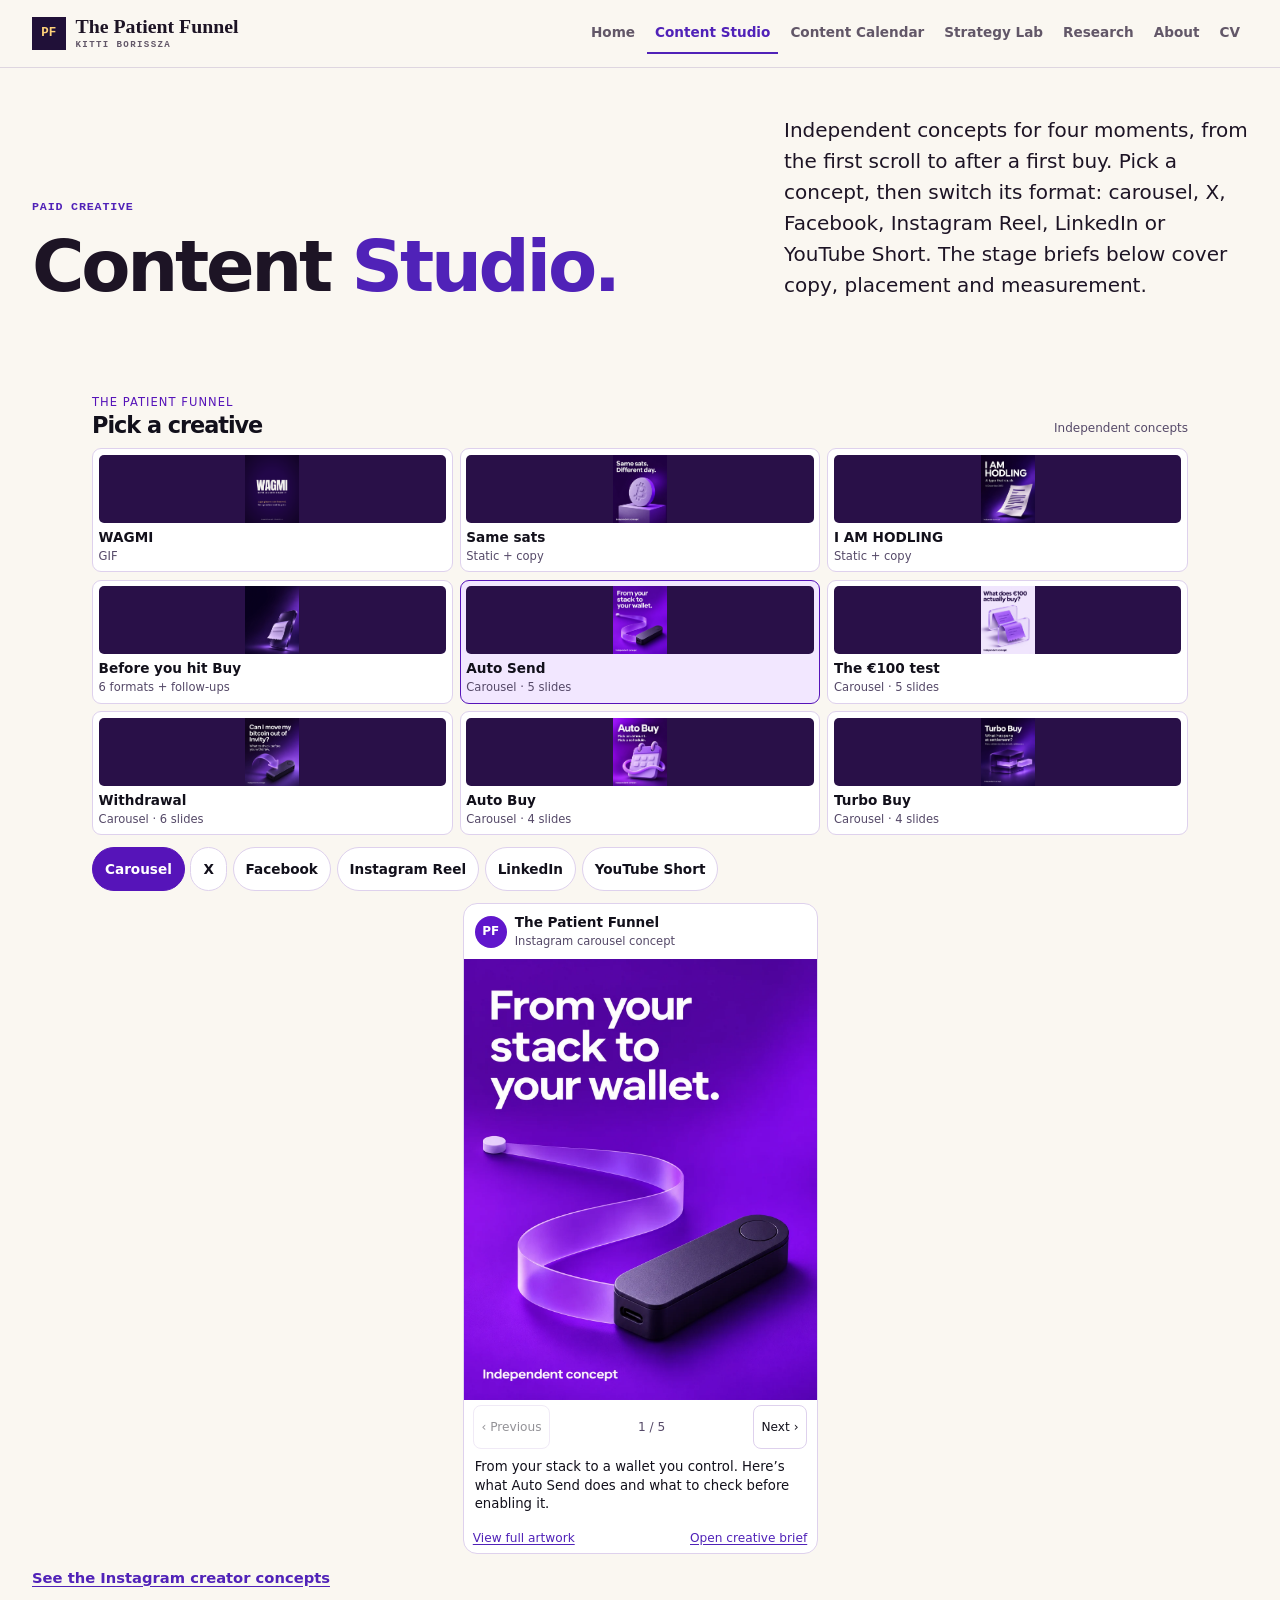
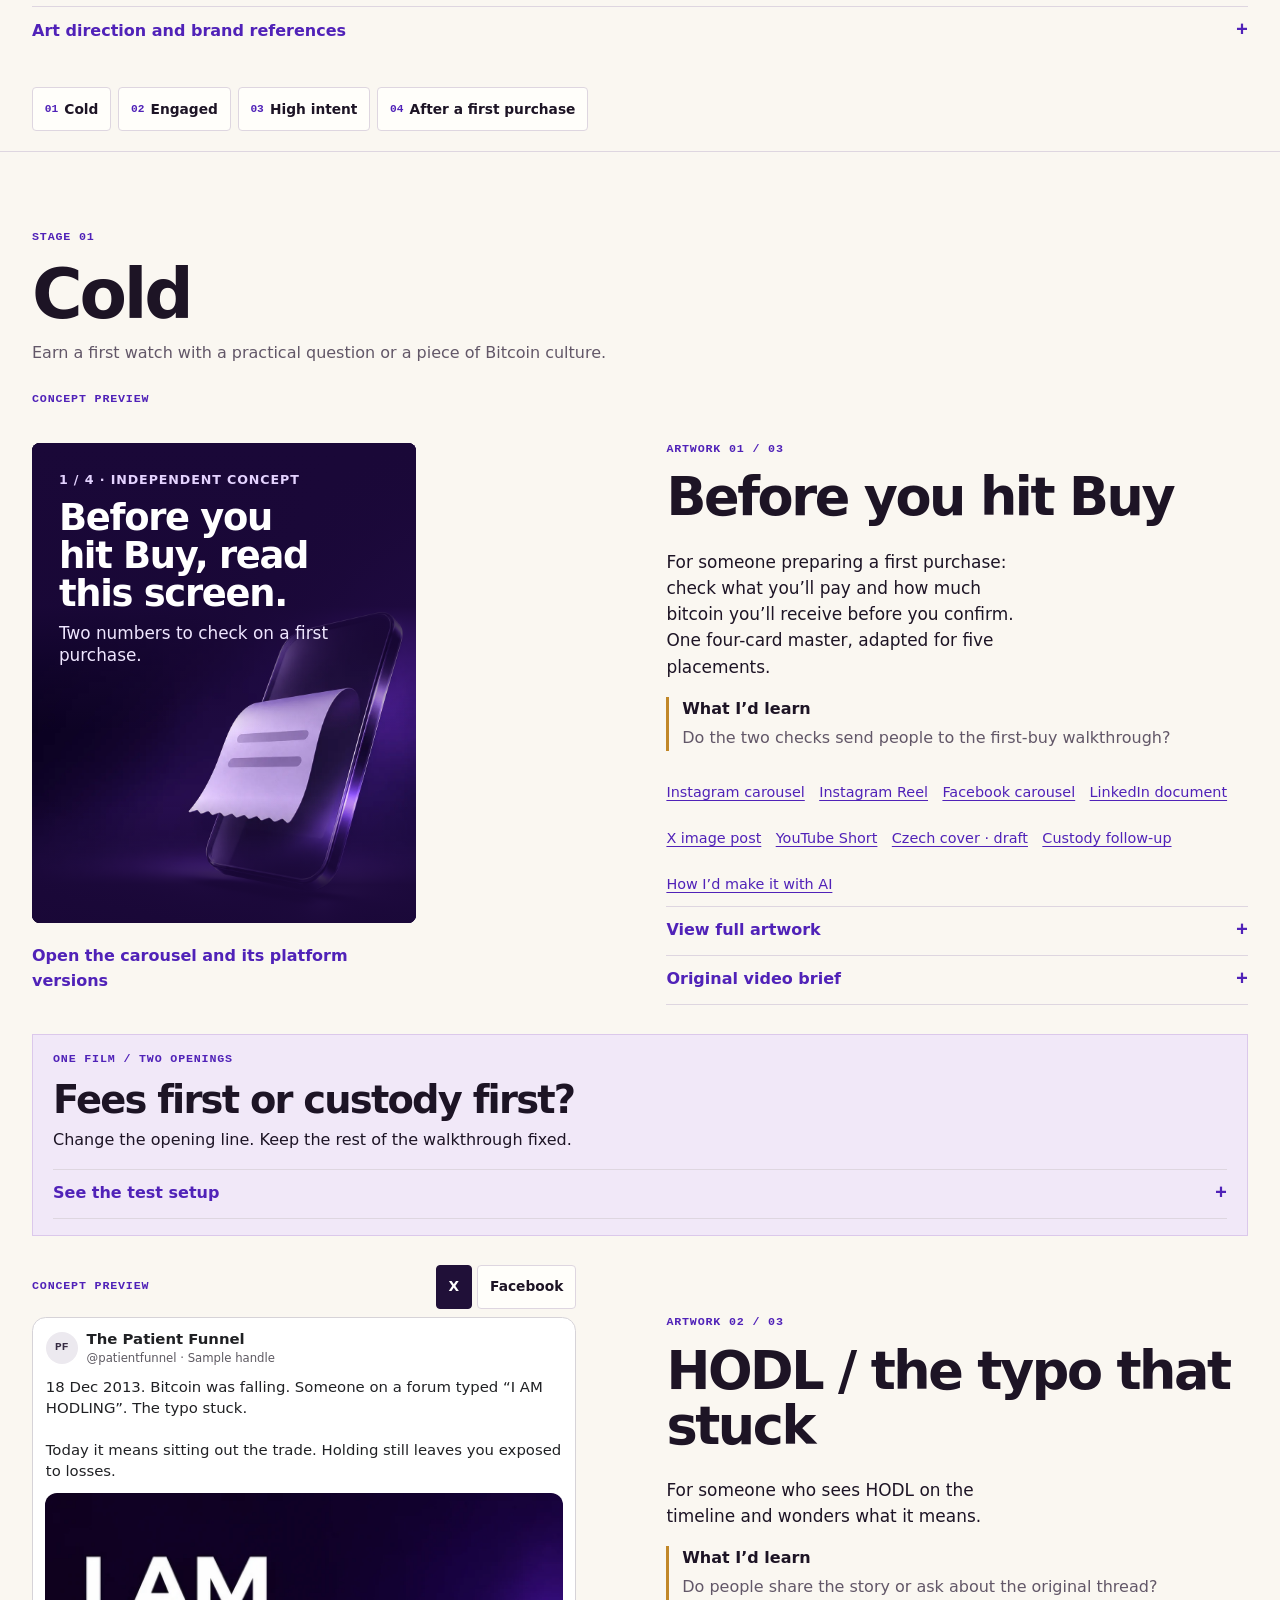
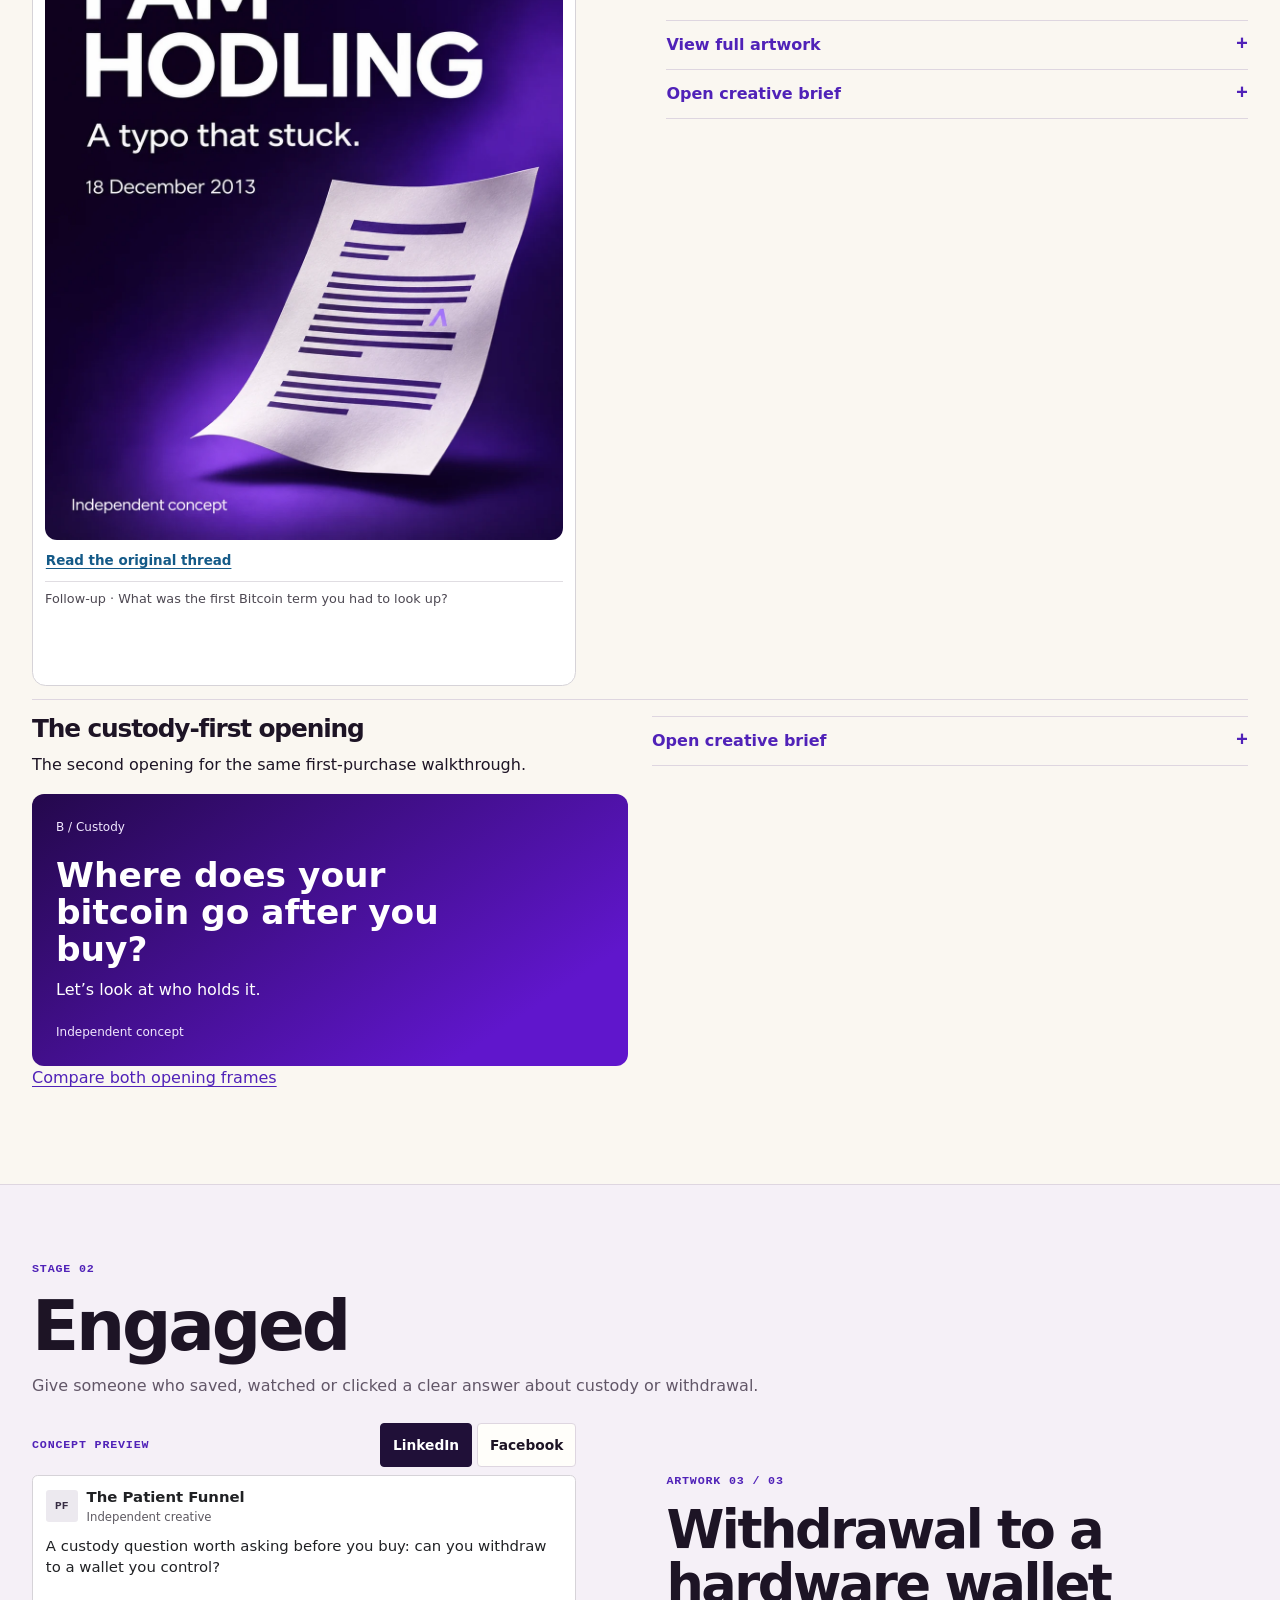
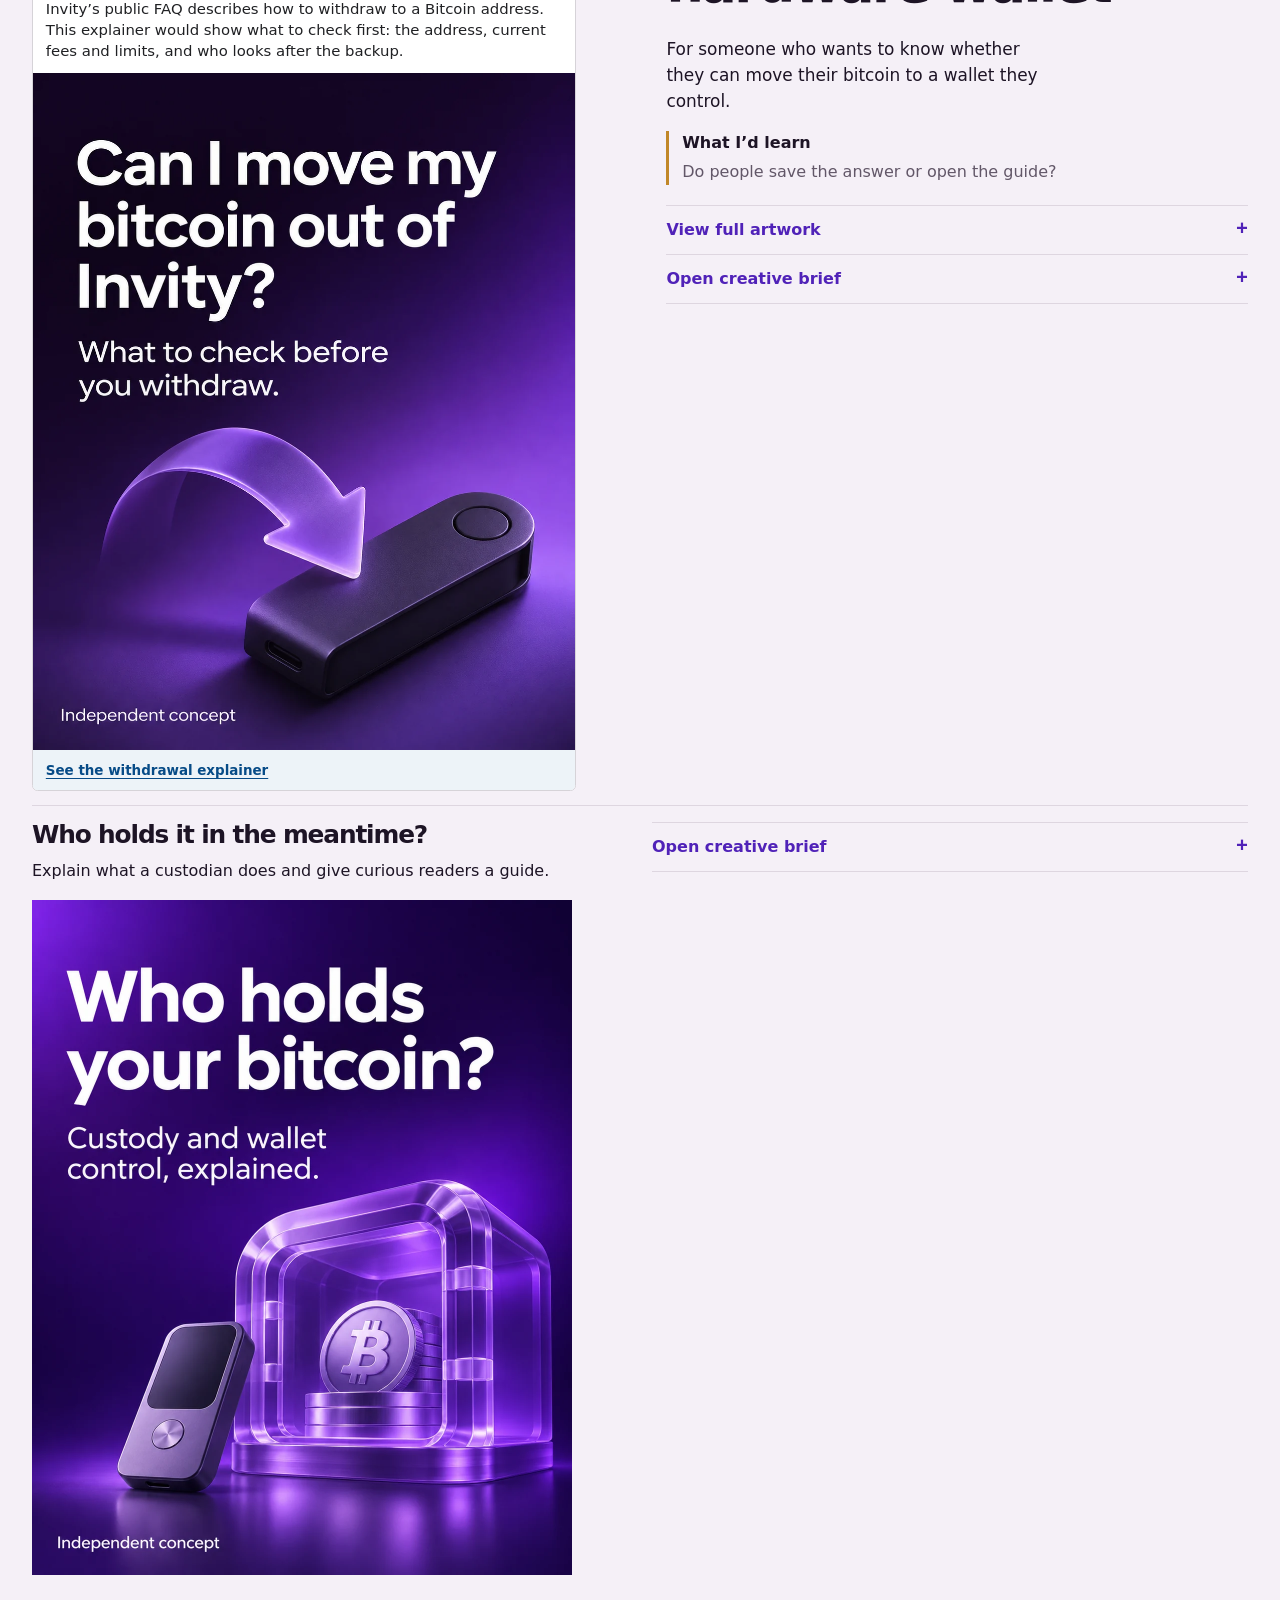
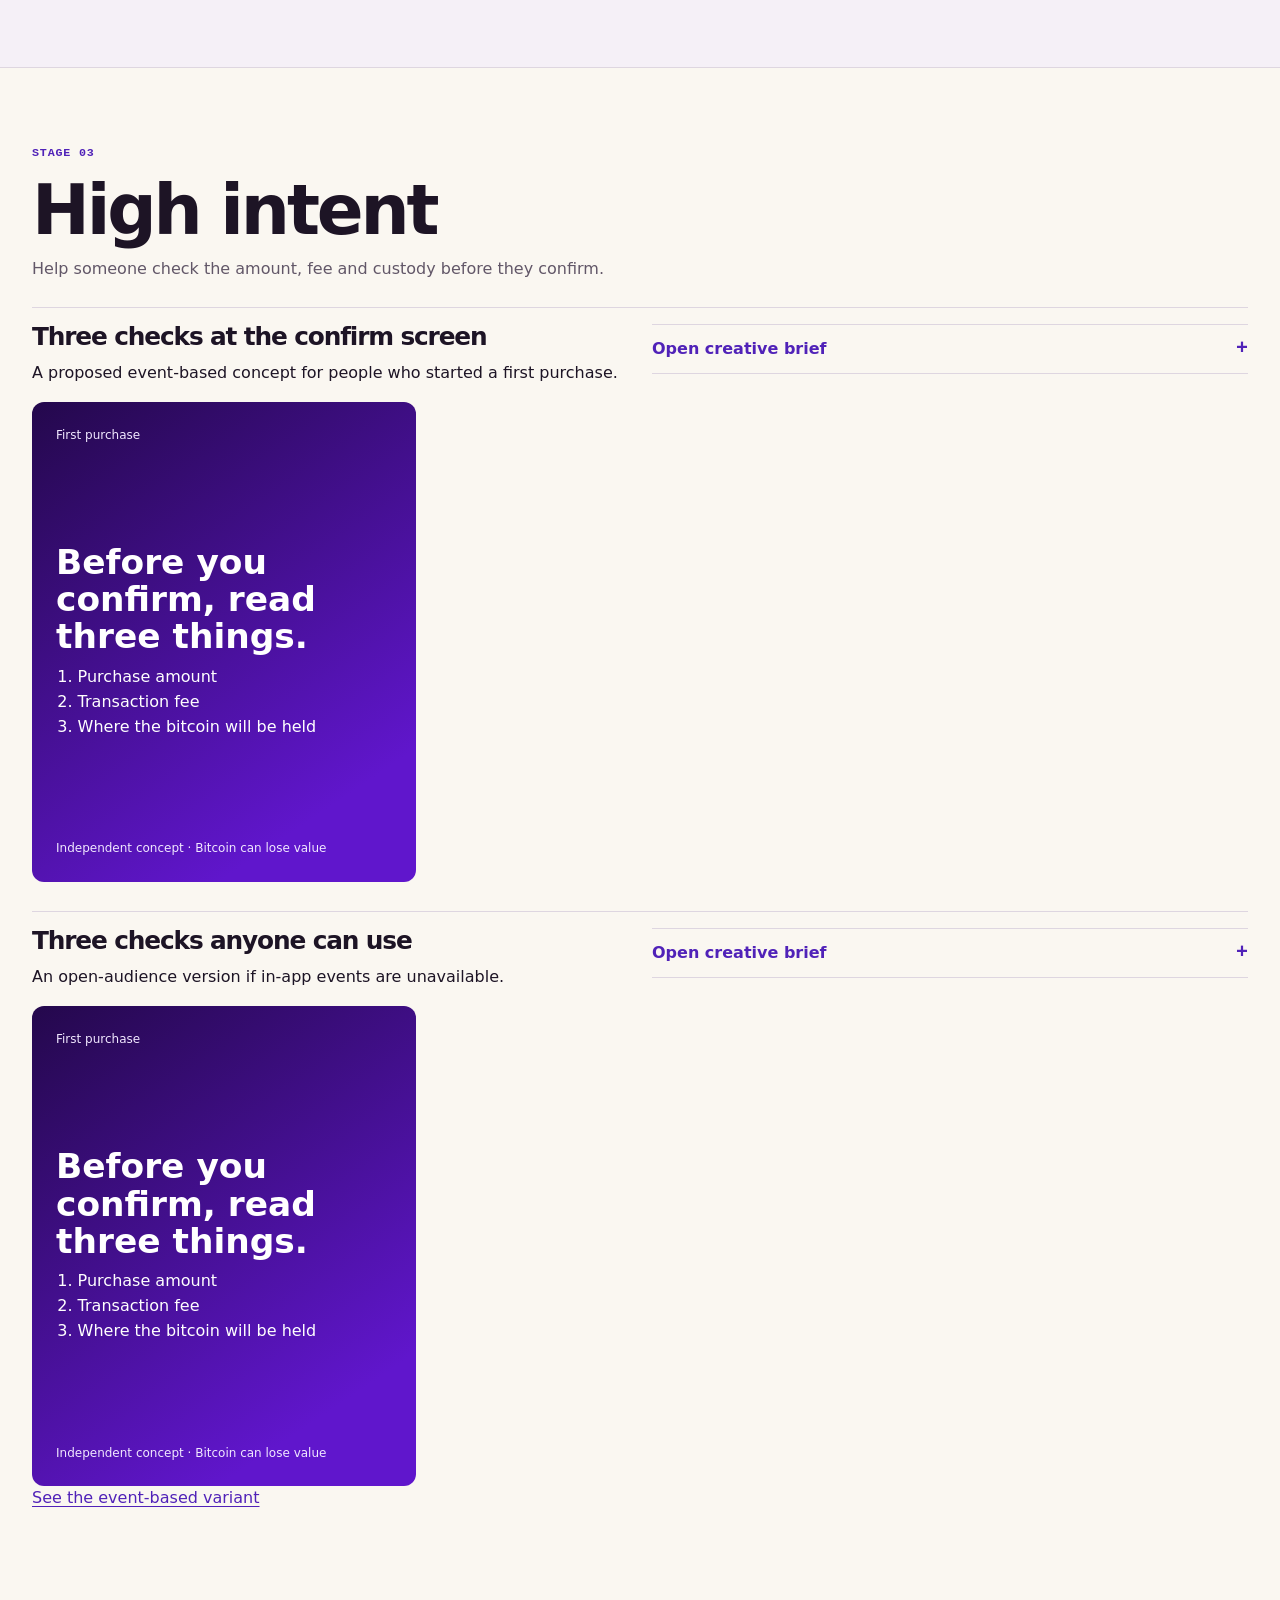
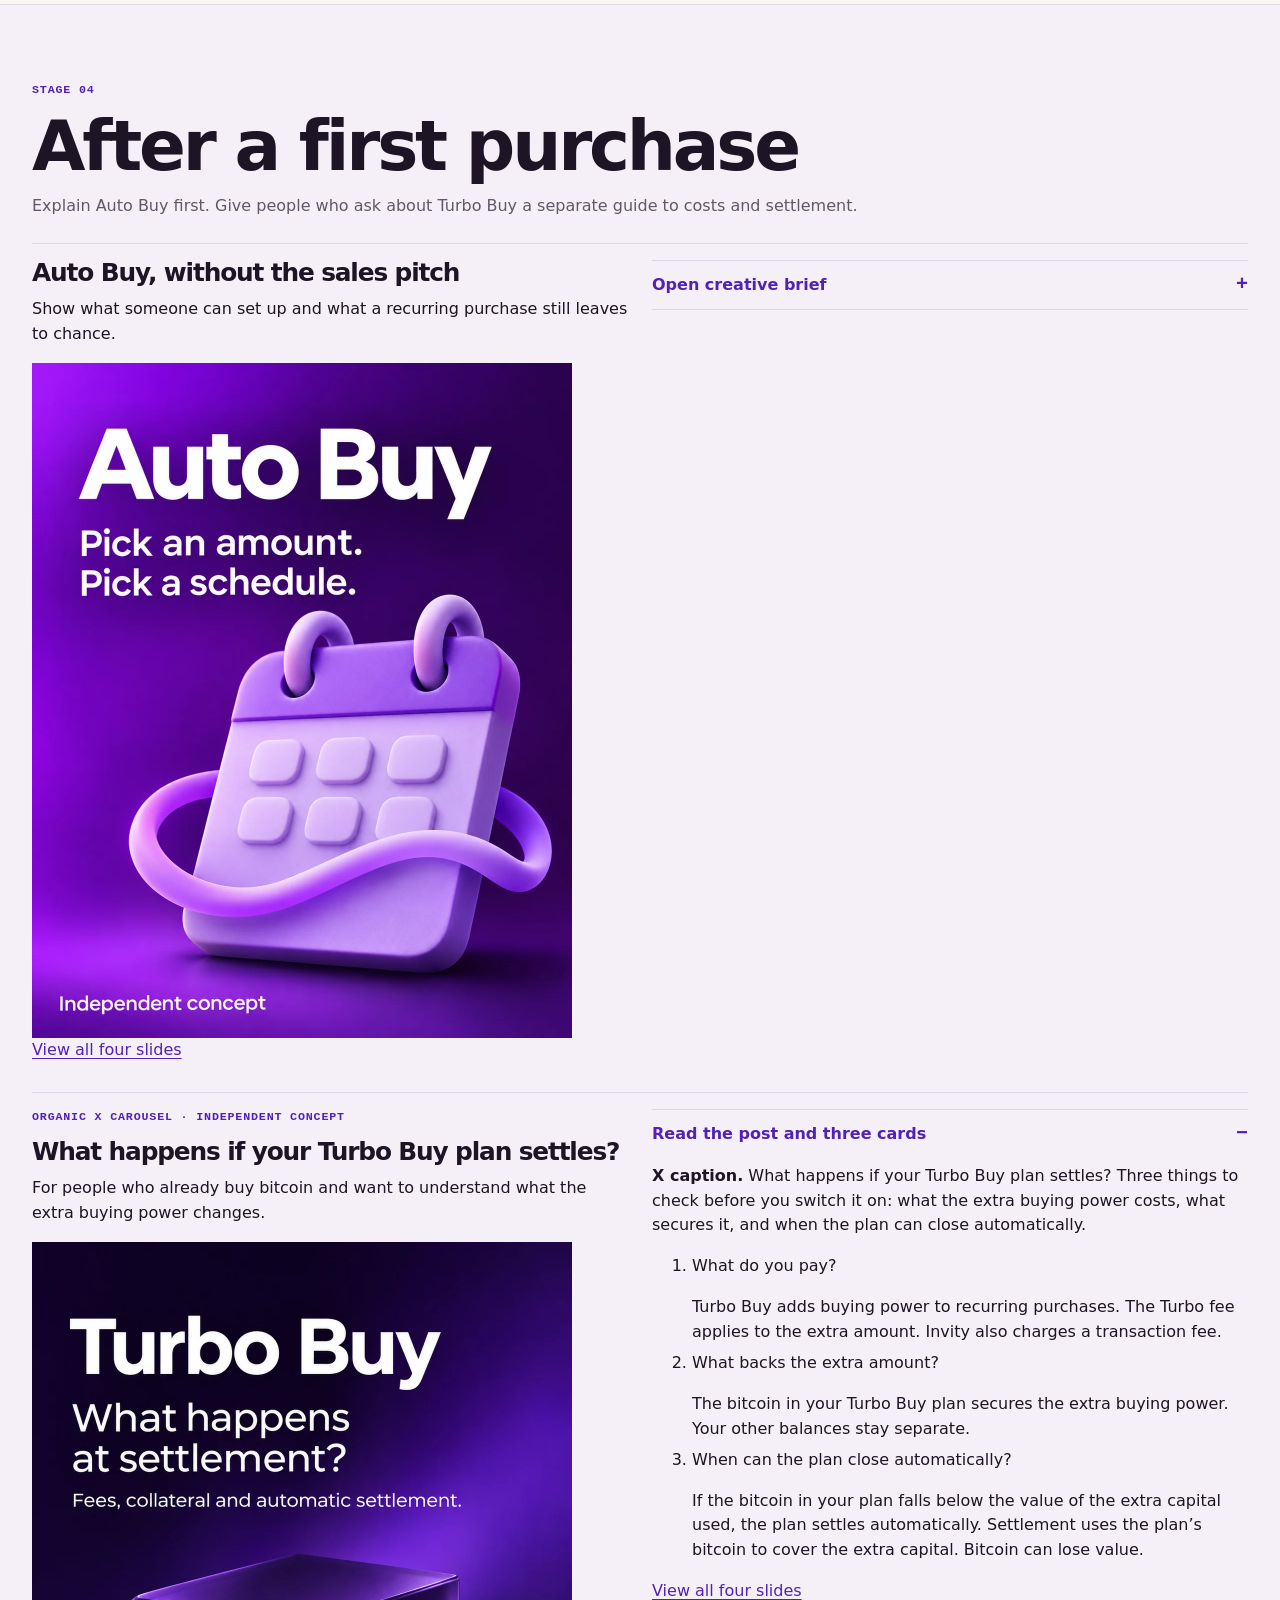
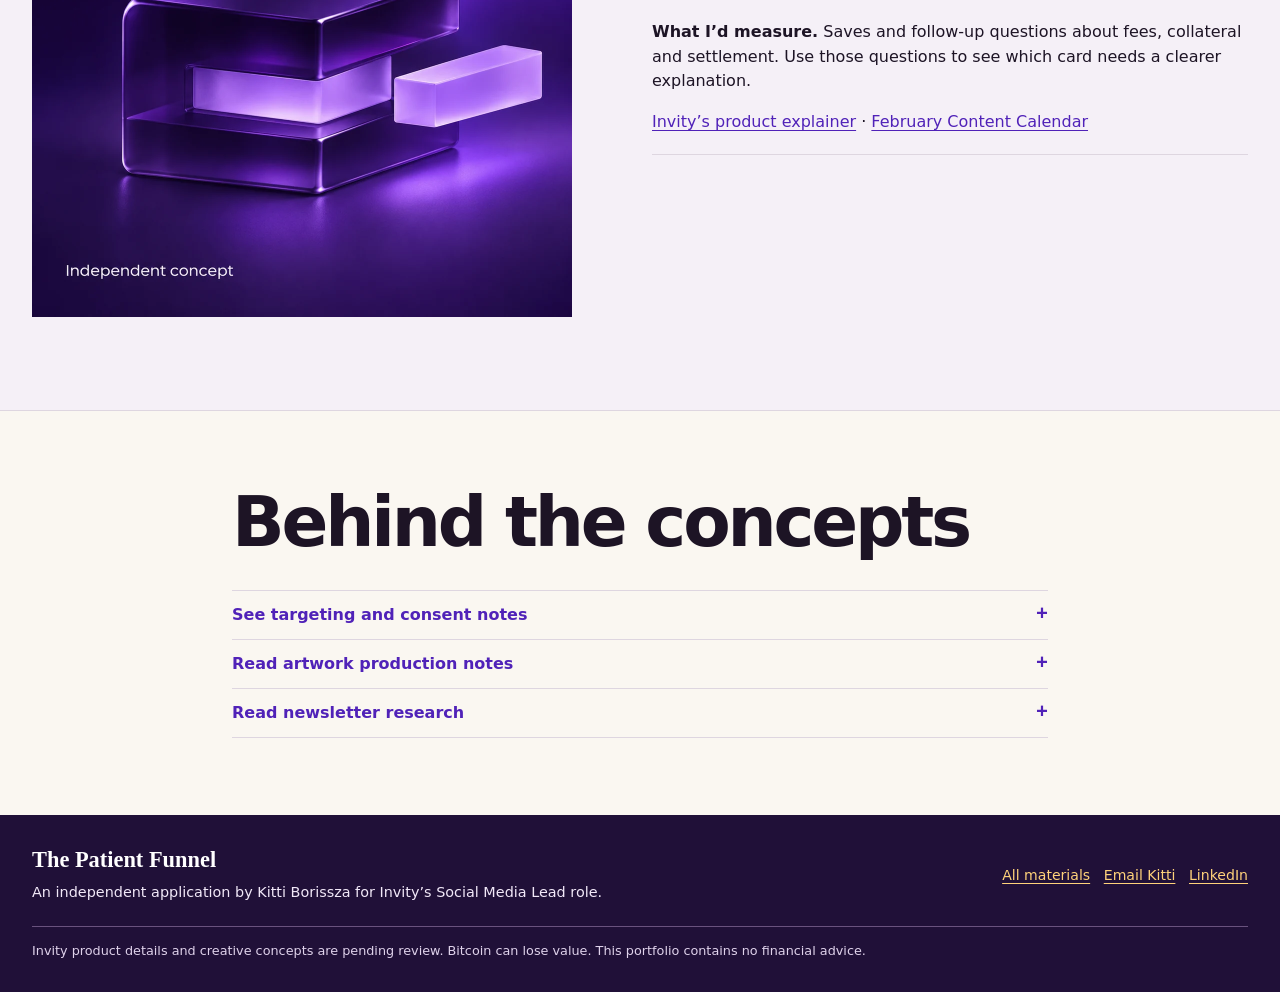
<file: ad-gallery.html>
<!doctype html>
<html lang="en">
<head>
<meta charset="utf-8">
<meta name="viewport" content="width=device-width, initial-scale=1">
<title>Content Studio · The Patient Funnel</title>
<meta name="description" content="Eight independent paid-social concepts for Invity, mapped from a first glance to a first purchase and an honest conversation about Auto Buy.">
<meta name="author" content="Kitti Borissza">
<meta name="referrer" content="strict-origin-when-cross-origin">
<link rel="canonical" href="https://kittiborissza.github.io/the-patient-funnel/ad-gallery.html">
<meta property="og:type" content="website">
<meta property="og:title" content="Content Studio — The Patient Funnel — Kitti Borissza">
<meta property="og:description" content="Eight independent paid-social concepts for Invity, mapped from a first glance to a first purchase and an honest conversation about Auto Buy.">
<meta property="og:url" content="https://kittiborissza.github.io/the-patient-funnel/ad-gallery.html">
<meta property="og:image" content="https://kittiborissza.github.io/the-patient-funnel/og.png">
<meta property="og:image:width" content="1200">
<meta property="og:image:height" content="630">
<meta property="og:image:alt" content="The Patient Funnel: an independent social media proposal for Invity, by Kitti Borissza.">
<meta name="twitter:card" content="summary_large_image">
<meta name="twitter:image" content="https://kittiborissza.github.io/the-patient-funnel/og.png">
<meta name="theme-color" content="#24084c">
<link rel="icon" href="data:,">
<link rel="stylesheet" href="styles.css">
<link rel="stylesheet" href="fees-concept.css?v=followups">
<script src="interactions.js" defer></script>
<script src="fees-concept.js?v=followups" defer></script>

<noscript><style>.feed-controls .tablist{display:none!important}</style></noscript>
</head>
<body class="ad-gallery">
<a class="skip" href="#main">Skip to content</a>
<header class="site-head"><div class="wrap head-inner">
  <a class="wordmark" href="index.html"><span class="monogram" aria-hidden="true">PF</span><span>The Patient Funnel<small>KITTI BORISSZA</small></span></a>
  <nav aria-label="Main navigation"><a href="index.html">Home</a><a href="ad-gallery.html" aria-current="page">Content Studio</a><a href="content-calendar.html">Content Calendar</a><a href="strategy.html">Strategy Lab</a><a href="research.html">Research</a><a href="index.html#about">About</a><a href="cv/Kitti-Borissza-Invity-Social-Media-Lead.pdf?v=76632c7b">CV</a></nav>
</div></header>
<main id="main" tabindex="-1"><header class="page-intro wrap" id="top"><div><p class="eyebrow">Paid creative</p><h1>Content <em>Studio.</em></h1></div><div class="intro-copy"><p>Independent concepts for four moments, from the first scroll to after a first buy. Pick a concept, then switch its format: carousel, X, Facebook, Instagram Reel, LinkedIn or YouTube Short. The stage briefs below cover copy, placement and measurement.</p></div></header>
<div class="wrap concept-intro"><span id="creative-compare-1"></span><section id="invity-gallery-sample" class="viz-dotted-background" aria-label="Invity portfolio creative gallery">
  <div class="iv-head">
    <div><p>THE PATIENT FUNNEL</p><h2>Pick a creative</h2></div>
    <span>Independent concepts</span>
  </div>
  <div class="iv-picker" hidden role="group" aria-label="Creative">
    <button class="cursor-interaction" type="button" data-work="wagmi" aria-pressed="false"><img data-image="wagmi" alt=""><b>WAGMI</b><small>GIF</small></button>
    <button class="cursor-interaction" type="button" data-work="sats" aria-pressed="false"><img data-image="sats" alt=""><b>Same sats</b><small>Static + copy</small></button>
    <button class="cursor-interaction" type="button" data-work="hodl" aria-pressed="false"><img data-image="hodl" alt=""><b>I AM HODLING</b><small>Static + copy</small></button>
    <button class="cursor-interaction" type="button" data-work="fees" aria-pressed="false"><img data-image="fees" alt=""><b>Before you hit Buy</b><small>6 formats + follow-ups</small></button>
    <button class="cursor-interaction" type="button" id="carousel-autosend" data-work="autosend" aria-pressed="true"><img data-image="autosend" alt=""><b>Auto Send</b><small>Carousel · 5 slides</small></button>
    <button class="cursor-interaction" type="button" id="carousel-compare" data-work="compare" aria-pressed="false"><img data-image="compare" alt=""><b>The €100 test</b><small>Carousel · 5 slides</small></button>
    <button class="cursor-interaction" type="button" data-work="withdraw" aria-pressed="false"><img data-image="withdraw" alt=""><b>Withdrawal</b><small>Carousel · 6 slides</small></button>
    <button class="cursor-interaction" type="button" data-work="autobuy" aria-pressed="false"><img data-image="autobuy" alt=""><b>Auto Buy</b><small>Carousel · 4 slides</small></button>
    <button class="cursor-interaction" type="button" data-work="turbo" aria-pressed="false"><img data-image="turbo" alt=""><b>Turbo Buy</b><small>Carousel · 4 slides</small></button>
  </div>
  <div class="iv-formats" hidden role="group" aria-label="Format">
    <button class="cursor-interaction" type="button" data-format-key="post" aria-pressed="true">Carousel</button><button class="cursor-interaction" type="button" data-format-key="x" aria-pressed="false">X</button><button class="cursor-interaction" type="button" data-format-key="fb" aria-pressed="false">Facebook</button><button class="cursor-interaction" type="button" data-format-key="ig" aria-pressed="false">Instagram Reel</button><button class="cursor-interaction" type="button" data-format-key="li" aria-pressed="false">LinkedIn</button><button class="cursor-interaction" type="button" data-format-key="yt" aria-pressed="false">YouTube Short</button><button class="cursor-interaction" type="button" data-format-key="cs" aria-pressed="false">Czech draft</button>
  </div>
  <div class="iv-formats iv-followup" hidden role="group" aria-labelledby="custody-set-label">
    <span id="custody-set-label">Custody follow-up</span><button class="cursor-interaction" type="button" data-format-key="custody-ig" aria-pressed="false">Instagram Reel</button><button class="cursor-interaction" type="button" data-format-key="custody-fb" aria-pressed="false">Facebook FAQ</button><button class="cursor-interaction" type="button" data-format-key="custody-email" aria-pressed="false">Email</button>
  </div>
  <div class="iv-post" hidden>
    <div class="iv-profile"><span class="iv-avatar" aria-hidden="true">PF</span><div><b>The Patient Funnel</b><small data-format>Instagram carousel concept</small></div></div>
    <figure data-slide></figure>
    <div class="iv-nav" data-slide-controls>
      <button type="button" class="cursor-interaction" data-move="-1"><span aria-hidden="true">‹</span> Previous</button><span data-count aria-live="polite" aria-atomic="true">1 / 5</span><button type="button" class="cursor-interaction" data-move="1">Next <span aria-hidden="true">›</span></button>
    </div>
    <div class="iv-nav" data-motion-controls hidden><button type="button" class="cursor-interaction" data-play aria-pressed="false">Play WAGMI</button><span>5-second animation</span></div>
    <p class="iv-caption" data-caption></p>
    <div class="iv-nav iv-links"><a data-artwork>View full artwork</a><a data-brief>Open creative brief</a></div>
  </div>
<section id="pf-social-preview" hidden aria-label="Platform preview">
  <div>
    <section class="pf-stage" data-variant="X" aria-label="X post"><article class="pf-frame pf-x"></article></section>
    <section class="pf-stage" data-variant="Facebook" aria-label="Facebook post" hidden><article class="pf-frame pf-fb"></article></section>
    <section class="pf-stage" data-variant="YouTube" aria-label="YouTube Shorts preview" hidden><article class="pf-frame pf-yt"></article></section>
    <section class="pf-stage" data-variant="Instagram" aria-label="Instagram Reel preview" hidden><article class="pf-frame pf-ig"></article></section>
    <section class="pf-stage" data-variant="LinkedIn" aria-label="LinkedIn post" hidden><article class="pf-frame pf-li"></article></section>
  </div>
</section>
<div class="iv-fees" id="fees-concept" hidden>
  <div data-bh-stage></div>
  <div class="bh-links"><a href="content-calendar.html#ex-walkthrough">See the first-buy walkthrough</a><a href="#ad-fees">Concept notes and original video brief</a></div>
  <details class="disclosure bh-ai" id="fees-ai"><summary>How I’d make this with AI</summary><div class="detail-body">
    <p>AI drafts the variants; I decide what runs. Here the decision is the hook. Switch it and the three outputs that open with it change together. The previews above follow the switch too. Both sets of outputs are prebuilt examples for this demo.</p>
    <div class="bh-toggle" role="group" aria-label="Hook"><button type="button" class="cursor-interaction" data-bh-hook="original" aria-pressed="true">Before · Original hook</button><button type="button" class="cursor-interaction" data-bh-hook="alternate" aria-pressed="false">After · “What will your first Bitcoin purchase cost?”</button></div>
    <div class="bh-outputs" id="fees-ai-outputs"></div>
    <div class="bh-ai-notes">
      <div><h3>Source brief</h3><dl><dt>Audience</dt><dd>People preparing for their first bitcoin purchase.</dd><dt>Message</dt><dd>Before confirming, check what you’ll pay and how much bitcoin you’ll receive.</dd><dt>CTA</dt><dd>See the first-buy walkthrough, to the existing walkthrough.</dd><dt>Rules</dt><dd>No invented prices, rates, fees or app screens. Every card says “Independent concept”.</dd></dl></div>
      <div><h3>What AI does, what I do</h3><ol><li>AI drafts hook variants, crops for 4:5, 1:1, 7:8 and 9:16, the Reel timing and each platform’s copy from the brief.</li><li>I pick one decision to change and edit the copy.</li><li>Human review before anything ships: <strong>claims</strong> (no figures, “Bitcoin can lose value” wherever a purchase is suggested), <strong>layout</strong> (copy inside each platform’s safe zone, both fields legible on every crop), <strong>captions</strong> (every Reel line on screen, readable with sound off), <strong>CTA</strong> (same words and link in all five).</li></ol></div>
      <div><h3>How I’d measure it</h3><ul><li><strong>Primary paid signal:</strong> walkthrough visits from each ad’s tracked link.</li><li><strong>Follow-up:</strong> first purchases, per market, only where consented attribution supports it.</li><li>Hook versions are compared on the same signal, never called on a small sample.</li></ul></div>
    </div>
  </div></details>
</div>
  <noscript><ul>
    <li><a href="assets/wagmi-still-4x5.png">WAGMI artwork</a> · <a href="content-calendar.html#ex-wagmi">WAGMI script</a></li>
    <li><a href="assets/hodl-creative.webp">HODL artwork</a> · <a href="#ad-hodl">HODL creative brief</a></li>
    <li><a href="assets/same-sats-creative.webp">Same sats artwork</a> · <a href="#brief-sats">Creative brief</a></li>
    <li><a href="assets/auto-send-creative.webp">Auto Send artwork</a> · <a href="#brief-autosend">Creative brief</a></li>
    <li><a href="assets/euro-100-creative.webp">€100 test artwork</a> · <a href="research.html#quote-method">€100 test method</a></li>
  </ul></noscript>
</section>
<p class="gallery-after"><a class="text-link" href="content-calendar.html#creator-collabs">See the Instagram creator concepts</a></p>
<details class="disclosure" id="art-direction"><summary>Art direction and brand references</summary><div class="detail-body">
<p>Invity’s public work pairs a violet-led palette with clean sans-serif type, short headlines and dimensional product imagery. For this gallery, use one visual idea per cover. Put the explanation in the caption or follow-up cards.</p>
<p>Use <strong>#24084C</strong> for deep violet, <strong>#781CFF</strong> for the accent and <strong>#F1E8FF</strong> for the light cards. Invity’s site references TT Hoves Pro and Lufga. Use the licensed brand typefaces for production, with the official media kit for product imagery and logo artwork.</p>
<p>Use the native post layout for each platform. Keep “Independent concept” on each card. Use genuine app captures for walkthroughs and keep fees, risk and eligibility in the accompanying copy where relevant.</p>
<p><a href="https://www.invity.io/media/">Invity Media Book</a> · <a href="research.html#feed">Invity X references</a></p>
</div></details>
<style>
#invity-gallery-sample{color-scheme:light;--iv-surface:light-dark(#fff,#272130);--iv-text:light-dark(#12101b,#f8f2ff);--iv-muted:light-dark(#554968,#dbcfed);--iv-line:light-dark(#ded1ed,#574b67);--iv-active:light-dark(#f2e7ff,#3f2b57);--iv-action:light-dark(#5614b9,#d9beff);font-family:system-ui,sans-serif;color:var(--iv-text);padding:.75rem}
#invity-gallery-sample *,#invity-gallery-sample *::before,#invity-gallery-sample *::after{box-sizing:border-box}
#invity-gallery-sample [hidden]{display:none!important}
#invity-gallery-sample .iv-head{display:flex;justify-content:space-between;align-items:end;gap:.5rem;flex-wrap:wrap;margin-bottom:.65rem}
#invity-gallery-sample .iv-head p{margin:0;color:var(--iv-action);font-size:.72rem;letter-spacing:.09em}
#invity-gallery-sample h2{margin:.15rem 0 0;font-size:1.4rem;font-weight:650}
#invity-gallery-sample .iv-head span{color:var(--iv-muted);font-size:.75rem}
#invity-gallery-sample .iv-picker{display:grid;grid-template-columns:repeat(3,minmax(0,1fr));gap:.45rem;margin:0 0 .75rem}
#invity-gallery-sample button{cursor:var(--cursor-interaction,default);font:inherit}
#invity-gallery-sample .iv-picker button{min-width:0;background:var(--iv-surface);color:var(--iv-text);border:1px solid var(--iv-line);border-radius:9px;padding:.35rem;text-align:left;min-height:44px}
#invity-gallery-sample .iv-picker button[aria-pressed=true]{background:var(--iv-active);border-color:var(--iv-action)}
#invity-gallery-sample .iv-formats{display:flex;flex-wrap:wrap;gap:.35rem;margin:.75rem 0}#invity-gallery-sample .iv-formats button{min-height:44px;padding:.45rem .75rem;border:1px solid var(--iv-line);border-radius:999px;background:var(--iv-surface);color:var(--iv-text);font-size:.85rem;font-weight:650}#invity-gallery-sample .iv-formats button[aria-pressed=true]{background:var(--iv-action);border-color:var(--iv-action);color:#fff}
#invity-gallery-sample .iv-followup{margin-top:-.35rem;align-items:center}#invity-gallery-sample .iv-followup span{margin-right:.2rem;color:var(--iv-muted);font-size:.72rem;font-weight:650;letter-spacing:.07em;text-transform:uppercase}
#invity-gallery-sample button{transition-property:background-color,border-color,scale;transition-duration:150ms;transition-timing-function:cubic-bezier(0.2,0,0,1)}#invity-gallery-sample button:active{scale:.96}@media(hover:hover){#invity-gallery-sample .iv-picker button:hover{scale:1.02}}
#invity-gallery-sample .iv-picker img{width:100%;height:68px;object-fit:contain;background:#291048;border-radius:5px;display:block;margin:0 0 .26rem}
#invity-gallery-sample .iv-picker b,#invity-gallery-sample .iv-profile b{display:block;font-size:.85rem;overflow-wrap:anywhere}
#invity-gallery-sample small{display:block;color:var(--iv-muted);font-size:.72rem}
#invity-gallery-sample .iv-post{margin:auto;max-width:355px;background:var(--iv-surface);border:1px solid var(--iv-line);border-radius:14px;overflow:hidden}
#invity-gallery-sample .iv-profile{display:flex;align-items:center;gap:.5rem;padding:.5rem .7rem}
#invity-gallery-sample .iv-avatar{display:grid;place-items:center;background:#6016cc;color:#fff;width:32px;height:32px;border-radius:50%;font-size:.75rem;font-weight:700}
#invity-gallery-sample .iv-post figure{margin:0;aspect-ratio:4/5;position:relative;overflow:hidden;background:#291048}
#invity-gallery-sample .iv-post figure img{width:100%;height:100%;display:block;object-fit:contain}
#invity-gallery-sample .iv-slide{height:100%;display:flex;flex-direction:column;justify-content:space-between;padding:clamp(.85rem,4vw,1.35rem);background:#f1e8ff;color:#0f1018}
#invity-gallery-sample .iv-slide.iv-purple{background:linear-gradient(146deg,#5214a5,#6916df 75%);color:white}
#invity-gallery-sample .iv-chip{font-size:.67rem;letter-spacing:.075em;text-transform:uppercase;font-weight:650}
#invity-gallery-sample .iv-mark{font-size:clamp(1.8rem,8vw,3.8rem);font-weight:750;letter-spacing:-.07em;align-self:flex-start;line-height:1.07}
#invity-gallery-sample .iv-slide h3{font-size:clamp(1.65rem,6vw,2.55rem);line-height:1.03;letter-spacing:-.035em;margin:.3rem 0 .4rem;font-weight:700}
#invity-gallery-sample .iv-slide p{font-size:.85rem;line-height:1.35;margin:0;max-width:29ch}
#invity-gallery-sample .iv-slide a{align-self:flex-start;border-radius:99px;padding:.45rem .7rem;background:white;color:#5013ab;font-size:.83rem;text-decoration:none;font-weight:650}
#invity-gallery-sample .iv-nav{display:flex;justify-content:space-between;align-items:center;gap:.45rem;padding:.3rem .58rem;color:var(--iv-muted);font-size:.76rem}
#invity-gallery-sample .iv-nav button{border:1px solid var(--iv-line);border-radius:8px;padding:.35rem .48rem;background:var(--iv-surface);color:var(--iv-text);min-height:44px;font-size:.76rem}
#invity-gallery-sample .iv-nav button[aria-disabled="true"]{opacity:.45;cursor:default}
#invity-gallery-sample .iv-caption{padding:.25rem .7rem .65rem;margin:0;color:var(--iv-text);font-size:.83rem;line-height:1.4}
@media(max-width:445px){#invity-gallery-sample .iv-picker{grid-template-columns:repeat(2,minmax(0,1fr))}#invity-gallery-sample .iv-picker img{height:48px}}
#invity-gallery-sample .iv-slide.iv-purple,.brief-poster{background:linear-gradient(146deg,#24084c,#6016cc 82%);color:#fff}
#invity-gallery-sample .iv-slide h3,.brief-poster strong{font-family:"TT Hoves Pro",system-ui,sans-serif}
#invity-gallery-sample .iv-slide a{margin-top:.6rem}
#invity-gallery-sample .iv-slide .iv-concept-label{color:inherit;margin-top:.4rem}
.test-pair .brief-poster,.brief-poster{min-height:17rem;display:flex;flex-direction:column;gap:.6rem;padding:clamp(.95rem,3vw,1.5rem);border:0;border-radius:12px}
.brief-poster span,.brief-poster small{font-size:.75rem;color:#f1e8ff}
.brief-poster strong{font-size:clamp(1.45rem,4vw,2.15rem);line-height:1.08;margin-block:auto 0;max-width:16ch}
.brief-poster p{margin:0}
.brief-poster small{margin-top:auto}
.confirm-poster{aspect-ratio:4/5;max-width:24rem}
.confirm-poster ol{padding-left:1.35rem;margin:0}
.brief-with-art{display:grid;grid-template-columns:minmax(0,7rem) minmax(0,1fr);align-items:start;gap:.85rem}
.brief-with-art img{display:block;width:100%;height:auto;border-radius:.55rem}
.brief-with-art>a{transition:scale 200ms cubic-bezier(0.2,0,0,1)}@media(hover:hover){.brief-with-art>a:hover{scale:1.02}}
.brief-with-art h3{margin-top:0}
</style>
<script>
(() => {
  const root = document.getElementById('invity-gallery-sample');
  const assets = {wagmi:'assets/wagmi-still-4x5.png',wagmiMotion:'assets/wagmi-4x5.gif',sats:'assets/same-sats-creative.webp',hodl:'assets/hodl-creative.webp',autosend:'assets/auto-send-creative.webp',fees:'assets/fees-campaign/cover.webp',compare:'assets/euro-100-creative.webp',withdraw:'assets/withdraw-creative.webp',autobuy:'assets/auto-buy-creative.webp',turbo:'assets/turbo-buy-creative.webp'};
  const entries = {
    wagmi: {format:'Animated concept',caption:'The chart is red. Someone posts WAGMI. Four letters can keep you company. The price can still do its own thing.',alt:'WAGMI artwork about Bitcoin culture on a red day.'},
    sats: {format:'Static X post concept',caption:'Your sats can stay the same while their euro value moves. What do you pay attention to on a red day?',alt:'Same sats. Different day.'},
    hodl: {format:'Static post concept',caption:'December 2013. Bitcoin was down. A typo in a forum post became one of Bitcoin’s most persistent memes.',alt:'I AM HODLING, with the date of the original 2013 forum post.'},
    autosend: {format:'Instagram carousel concept',caption:'From your stack to a wallet you control. Here’s what Auto Send does and what to check before enabling it.',alt:'From your stack to your wallet.',slides:[
      ['01 / 04','01','Choose the destination.','Use a Bitcoin address for a wallet you control. Review it before confirming.'],
      ['02 / 04','02','Set a threshold.','Choose a value in a currency available in the app; confirm local conditions.'],
      ['03 / 04','03','Check the details.','Review the address, threshold and any fee or conditions shown in the app.'],
      ['04 / 04','↗','Know what happens next.','When the balance reaches the threshold, Auto Send can trigger the transfer.','Explore Auto Send','research.html#claims']
    ]},
    compare: {format:'Instagram carousel concept',caption:'What does €100 actually buy? This carousel shows the test method. App quotes and received amounts are pending.',alt:'What does €100 actually buy?',slides:[
      ['01 / 04','€100','Start with the same €100.','Match the market, payment method and time window.'],
      ['02 / 04','SAT','Capture the quote.','Record the quoted sats and the purchase fee. Keep the timestamp.'],
      ['03 / 04','↗','Follow it to the wallet.','Where a separate transfer is needed, record its cost and the sats that arrive.'],
      ['04 / 04','—','Compare sats received.','Quotes and received amounts pending. The test will show both, with the capture conditions.']
    ]},
    withdraw: {format:'Withdrawal carousel concept',caption:'Moving bitcoin to your own wallet? Check the address, fee and limits first.',alt:'Can I move my bitcoin out of Invity?',slides:[
      ['01 / 05','01','Choose a wallet.','Use a Bitcoin address from a wallet you control.'],
      ['02 / 05','02','Check the address.','Compare it against the address displayed by your wallet.'],
      ['03 / 05','03','Review the fee.','Check the current withdrawal fee and limits before confirming.'],
      ['04 / 05','04','Consider a small test.','Check the minimum amount and what a second transfer would cost.'],
      ['05 / 05','05','Know what you control.','Keep your wallet backup private. Explore Auto Send if you want to set a transfer threshold.']
    ]},
    autobuy: {format:'Auto Buy carousel concept',caption:'Pick an amount and schedule that make sense for you. Bitcoin can lose value.',alt:'Auto Buy. Pick an amount. Pick a schedule.',slides:[
      ['01 / 03','01','Pick an amount.','Decide how much you want each recurring purchase to be.'],
      ['02 / 03','02','Pick a schedule.','Choose an available frequency and review the details in the app.'],
      ['03 / 03','03','Understand the trade-off.','Scheduled buys do not protect you from losses. A one-off purchase is also an option.']
    ]},
    turbo: {format:'Organic X carousel concept',caption:'What happens at settlement? Check the fee, collateral and trigger before deciding.',alt:'Turbo Buy. What happens at settlement?',slides:[
      ['01 / 03','01','What do you pay?','The Turbo fee applies to the extra buying power. A transaction fee also applies.'],
      ['02 / 03','02','What backs it?','Bitcoin in the plan secures the extra buying power. Other balances stay separate.'],
      ['03 / 03','03','When can it settle?','If plan value falls below the extra capital used, it settles automatically. Bitcoin can lose value.']
    ]}
  };
  const target = root.querySelector('[data-slide]');
  const prev = root.querySelector('[data-move="-1"]');
  const next = root.querySelector('[data-move="1"]');
  const play = root.querySelector('[data-play]');
  const selector = [...root.querySelectorAll('[data-work]')];
  const briefs = {
    wagmi: 'content-calendar.html#ex-wagmi',
    hodl: '#ad-hodl',
    sats: '#brief-sats',
    autosend: '#brief-autosend',
    compare: '#brief-compare',
    withdraw: '#ad-withdraw',
    autobuy: '#ad-autobuy',
    turbo: '#turbo-buy'
  };
  let active = 'autosend';
  let format = 'post';
  let step = 0;
  const post = root.querySelector('.iv-post');
  const platformPreview = root.querySelector('#pf-social-preview');
  const formats = [...root.querySelectorAll('[data-format-key]')];
  const feesView = root.querySelector('#fees-concept');
  const formatLabels = {x:'X',fb:'Facebook',ig:'Instagram Reel',li:'LinkedIn',yt:'YouTube Short'};
  const feesFormatLabels = {post:'Instagram carousel',x:'X image post',fb:'Facebook carousel',ig:'Instagram Reel',li:'LinkedIn document',yt:'YouTube Short',cs:'Czech carousel · draft','custody-ig':'Instagram Reel','custody-fb':'Facebook FAQ','custody-email':'Email'};
  const followUp = root.querySelector('.iv-followup');
  // The platform previews were written for a slightly different concept list.
  const toPlatformConcept = { autosend: 'keys', autobuy: 'routine' };
  const fromPlatformConcept = { keys: 'autosend', routine: 'autobuy' };
  let playing = false;
  let timer;
  function render(reveal = false) {
    const fees = active === 'fees';
    for (const button of selector) button.setAttribute('aria-pressed',String(button.dataset.work === active));
    for (const button of formats) {
      const key = button.dataset.formatKey;
      button.hidden = fees ? !feesFormatLabels[key] : key !== 'post' && !formatLabels[key];
      button.textContent = fees ? feesFormatLabels[key] || '' : key === 'post' ? (entries[active].slides ? 'Carousel' : active === 'wagmi' ? 'Animation' : 'Artwork') : formatLabels[key];
      button.setAttribute('aria-pressed', String(key === format));
    }
    feesView.hidden = !fees;
    followUp.hidden = !fees;
    post.hidden = fees || format !== 'post';
    platformPreview.hidden = fees || format === 'post';
    feesConcept.render(fees && format, step, reveal);
    if (fees) return;
    const entry = entries[active];
    const hasSlides = Boolean(entry.slides);
    const total = hasSlides ? entry.slides.length + 1 : 1;
    root.querySelector('[data-format]').textContent = entry.format;
    root.querySelector('[data-caption]').textContent = entry.caption;
    root.querySelector('[data-artwork]').href = assets[active];
    root.querySelector('[data-brief]').href = briefs[active];
    root.querySelector('[data-slide-controls]').hidden = !hasSlides;
    root.querySelector('[data-motion-controls]').hidden = active !== 'wagmi';
    root.querySelector('[data-count]').textContent = (step + 1) + ' / ' + total;
    prev.setAttribute('aria-disabled', String(step === 0));
    next.setAttribute('aria-disabled', String(step === total - 1));
    play.setAttribute('aria-pressed',String(playing));
    play.textContent = playing ? 'Stop WAGMI' : 'Play WAGMI';
    if (format !== 'post') renderPlatformPreview(toPlatformConcept[active] || active, format);
    if (!step) {
      target.innerHTML = '<img alt="' + entry.alt + '" src="' + assets[playing ? 'wagmiMotion' : active] + '">';
      return;
    }
    const [number,mark,title,body,cta,url] = entry.slides[step - 1];
    const label = selector.find(button => button.dataset.work === active).querySelector('b').textContent;
    target.innerHTML = '<div class="iv-slide' + (step % 2 === 0 ? ' iv-purple' : '') + '"><div class="iv-chip">' + number + ' · ' + label + '</div><div class="iv-mark" aria-hidden="true">' + mark + '</div><div><h3>' + title + '</h3><p>' + body + '</p></div>' + (cta ? '<a href="' + url + '" target="_blank" rel="noopener noreferrer">' + cta + '</a>' : '<span class="iv-chip">Independent concept</span>') + '<small class="iv-concept-label">Independent concept</small></div>';
  }
  function selectCreative(creative, slide, writeHistory = false, nextFormat = format) {
    clearTimeout(timer);
    active = creative;
    format = nextFormat;
    const total = creative === 'fees' ? 4 : (entries[creative].slides?.length ?? 0) + 1;
    step = Math.max(0, Math.min(slide, total - 1));
    playing = false;
    render(writeHistory);

    if (writeHistory) {
      const hash = format === 'post' ? '#creative-' + active + '-' + (step + 1) : '#preview-' + (toPlatformConcept[active] || active) + '-' + format;
      if (location.hash !== hash) history.pushState(null, '', hash);
      if (creative !== 'fees') revealChange(format === 'post' ? target : platformPreview);
    }
  }

  function restoreCreative(scroll = false) {
    const match = /^#creative-(wagmi|sats|hodl|fees|autosend|compare|withdraw|autobuy|turbo)-([1-6])$/.exec(location.hash);
    const feesSection = ['#ad-fees', '#brief-fees', '#artwork-fees', '#ab-test', '#fees-ai'].includes(location.hash);
    const legacy = { '#carousel-autosend': 'autosend', '#carousel-compare': 'compare' };
    const feesLegacy = { '#fees-feed-facebook': 'fb', '#fees-feed-linkedin': 'li' }[location.hash];
    const route = /^#preview-([a-z]+)-([a-z-]+)$/.exec(location.hash);
    const routeCreative = route && (fromPlatformConcept[route[1]] || route[1]);
    const preview = route && (routeCreative === 'fees' ? feesFormatLabels[route[2]] : entries[routeCreative] && formatLabels[route[2]]);
    if (preview) selectCreative(routeCreative, 0, false, route[2]);
    else if (feesLegacy) selectCreative('fees', 0, false, feesLegacy);
    else selectCreative(match?.[1] || legacy[location.hash] || (feesSection ? 'fees' : 'autosend'), match ? Number(match[2]) - 1 : 0, false, 'post');
    if ((match || preview || feesLegacy) && scroll) root.scrollIntoView({ block: 'start' });
  }

  for (const image of root.querySelectorAll('[data-image]')) image.src = assets[image.dataset.image];
  for (const button of formats) button.addEventListener('click', () => {
    selectCreative(active, 0, true, button.dataset.formatKey);
  });
  for (const button of selector) button.addEventListener('click', () => {
    selectCreative(button.dataset.work, 0, true, 'post');
    scrollToChange(button.dataset.work === 'fees' ? feesView : post);
  });
  prev.addEventListener('click', () => {
    if (step > 0) selectCreative(active, step - 1, true);
  });
  next.addEventListener('click', () => {
    if (step < (entries[active].slides?.length ?? 0)) selectCreative(active, step + 1, true);
  });
  root.querySelector('.iv-post').addEventListener('keydown', event => {
    if (!entries[active].slides) return;
    if (event.key === 'ArrowLeft' || event.key === 'ArrowRight') {
      event.preventDefault();
      (event.key === 'ArrowLeft' ? prev : next).click();
    }
  });
  play.addEventListener('click', () => {
    clearTimeout(timer); playing = !playing; render(); revealChange(target);
    if(playing) timer = setTimeout(() => { playing = false; render(); }, 5500);
  });
  let touchX;
  target.addEventListener('touchstart', event => { touchX = event.changedTouches[0].clientX; }, {passive:true});
  target.addEventListener('touchend', event => {
    if (!entries[active].slides || touchX === undefined) return;
    const distance = event.changedTouches[0].clientX - touchX;
    touchX = undefined;
    if (distance < -45) next.click();
    if (distance > 45) prev.click();
  }, {passive:true});
  root.querySelector('.iv-picker').hidden = false;
  root.querySelector('.iv-formats').hidden = false;
  feesView.addEventListener('fees-card', event => selectCreative('fees', event.detail, true, 'post'));
  addEventListener('hashchange', () => restoreCreative(true));
  // The platform renderer is defined by the next script, so restore once the page has parsed.
  document.addEventListener('DOMContentLoaded', () => restoreCreative(true));
})();
</script>


<style>
#pf-social-preview{--pf-ink:light-dark(#17151e,#f5f1fa);--pf-muted:light-dark(#554d64,#c8bfd8);--pf-line:light-dark(#e7e2ef,#4e465d);--pf-pane:light-dark(#fff,#24202c);--pf-soft:light-dark(#f2edf9,#332943);--pf-purple:light-dark(#492784,#dabfff);--pf-face:system-ui,sans-serif;color:var(--pf-ink);color-scheme:light;font-family:var(--pf-face)}
#pf-social-preview *,#pf-social-preview *::before,#pf-social-preview *::after{box-sizing:border-box}
#pf-social-preview [hidden]{display:none!important}
#pf-social-preview .pf-stage{padding:.2rem .7rem .75rem;min-height:510px}
#pf-social-preview .pf-frame{max-width:465px;margin:auto;border:1px solid var(--pf-line);border-radius:15px;overflow:hidden;background:var(--pf-pane);color:var(--pf-ink);min-width:0}
#pf-social-preview .pf-nativebar,#pf-social-preview .pf-author{display:flex;align-items:center;justify-content:space-between;gap:.5rem;padding:.5rem .75rem}
#pf-social-preview .pf-nativebar{border-bottom:1px solid var(--pf-line);font-weight:650;font-size:.89rem}
#pf-social-preview .pf-nativebar span:last-child,#pf-social-preview .pf-author small{font-size:.72rem;color:var(--pf-muted);font-weight:500}
#pf-social-preview .pf-author{justify-content:flex-start}
#pf-social-preview .pf-author small{display:block}
#pf-social-preview .pf-author strong{font-size:.86rem}
#pf-social-preview .pf-avatar{display:grid;place-items:center;flex:0 0 31px;aspect-ratio:1;border-radius:50%;background:#4b2784;color:#fff;font-size:.68rem;font-weight:700}
#pf-social-preview .pf-caption{font-size:.87rem;margin:0;padding:.15rem .75rem .7rem;overflow-wrap:anywhere}
#pf-social-preview .pf-art{position:relative;display:grid;min-height:162px;aspect-ratio:1.7;overflow:hidden;isolation:isolate;color:#fff;background:#27163e}
#pf-social-preview .pf-art.sats{background:radial-gradient(ellipse at 78% 18%,#813770 0%,#512779 40%,#25163d 80%)}
#pf-social-preview .pf-art.routine{background:linear-gradient(137deg,#fff5dd 0%,#fff5dd 60%,#ecd4ff 60%);color:#301948}
#pf-social-preview .pf-art.compare{background:linear-gradient(110deg,#251439 0%,#251439 57%,#512984 57%);color:#fff}
#pf-social-preview .pf-art.keys{background:#e8dcfb;color:#301948}
#pf-social-preview .pf-art.turbo{background:linear-gradient(140deg,#2b1828,#64283d);color:#fff}
#pf-social-preview .pf-original{display:block;width:100%;height:100%;position:absolute;inset:0;object-fit:contain}
#pf-social-preview .pf-art.withdraw{background:#f6f1e8;color:#301948}
#pf-social-preview .pf-art.hodl,#pf-social-preview .pf-art.wagmi{background:#1d0c38}
#pf-social-preview .pf-poster{display:flex;flex-direction:column;justify-content:center;gap:.28rem;padding:.85rem 1.1rem;position:relative;z-index:1}
#pf-social-preview .pf-poster span{font-size:.69rem;letter-spacing:.075em;font-weight:650;text-transform:uppercase}
#pf-social-preview .pf-poster b{font-family:Georgia,serif;font-size:clamp(1.62rem,6vw,2.42rem);font-weight:500;line-height:1.02;letter-spacing:-.035em}
#pf-social-preview .pf-poster p{margin:.2rem 0 0;font-size:.81rem;max-width:29ch}
#pf-social-preview .pf-shape{position:absolute;right:-.6rem;top:.25rem;color:#fff2;font:500 clamp(3rem,13vw,7rem)/1 Georgia,serif;letter-spacing:-.1em;white-space:nowrap;pointer-events:none}
#pf-social-preview .routine .pf-shape,#pf-social-preview .keys .pf-shape,#pf-social-preview .withdraw .pf-shape{color:#48217520}
#pf-social-preview .pf-art.compare,#pf-social-preview .pf-art.keys,#pf-social-preview .pf-art.turbo{min-height:195px}
#pf-social-preview .pf-mini{display:flex;flex-wrap:wrap;gap:.35rem;margin-top:.35rem}
#pf-social-preview .pf-mini span{padding:.18rem .36rem;border:1px solid currentColor;border-radius:4px;letter-spacing:0;text-transform:none;font-size:.71rem;font-weight:500}
#pf-social-preview .pf-footer{display:flex;gap:.5rem;align-items:center;justify-content:space-between;flex-wrap:wrap;padding:.55rem .75rem;background:var(--pf-soft)}
#pf-social-preview .pf-footer div{display:grid;gap:.12rem;font-size:.83rem;font-weight:650}
#pf-social-preview .pf-footer small{font-size:.68rem;font-weight:500;color:var(--pf-muted)}
#pf-social-preview .pf-action{background:#492784;color:#fff;border:0;border-radius:6px;padding:.45rem .7rem;min-height:44px;font:650 .82rem var(--pf-face);cursor:var(--cursor-interaction,default)}
#pf-social-preview .pf-x .pf-action{background:var(--pf-ink);color:var(--pf-pane);border-radius:999px}
#pf-social-preview .pf-fb .pf-nativebar{color:light-dark(#165bc0,#a7c8ff)}
#pf-social-preview .pf-fb .pf-action{background:#2159ae}
#pf-social-preview .pf-li .pf-nativebar{color:light-dark(#075382,#9bd3fd)}
#pf-social-preview .pf-li .pf-action{background:#075982;border-radius:999px}
#pf-social-preview .pf-x .pf-art{margin:0 .7rem;border-radius:11px}
#pf-social-preview .pf-x .pf-footer{background:var(--pf-pane)}
#pf-social-preview .pf-yt,#pf-social-preview .pf-ig{max-width:370px}
#pf-social-preview .pf-yt .pf-nativebar{color:light-dark(#b52337,#ff9da8)}
#pf-social-preview .pf-yt .pf-art,#pf-social-preview .pf-ig .pf-art{aspect-ratio:9/13;max-height:330px}
#pf-social-preview .pf-yt .pf-art .pf-poster,#pf-social-preview .pf-ig .pf-art .pf-poster{padding-inline:1.15rem 2.9rem}
#pf-social-preview .pf-yt .pf-art .pf-original,#pf-social-preview .pf-ig .pf-art .pf-original{padding:1.1rem .4rem 2rem}
#pf-social-preview .pf-short-tag{position:absolute;bottom:.6rem;left:.65rem;background:#1d142c;color:#fff;padding:.25rem .45rem;border-radius:5px;z-index:2;font-size:.73rem}
#pf-social-preview .pf-yt .pf-action{background:#962437;border-radius:999px}
#pf-social-preview .pf-result{padding:.6rem .75rem;border-top:1px solid var(--pf-line);font-size:.83rem}
#pf-social-preview .pf-result p{margin:.25rem 0 0}
#pf-social-preview .pf-result a{display:inline-flex;color:var(--pf-purple);padding:.55rem 0 .2rem}
#pf-social-preview .pf-review{padding:.35rem .75rem;color:var(--pf-muted);font-size:.73rem;margin:0}
@media(max-width:440px){#pf-social-preview .pf-stage{min-height:525px;padding-inline:.35rem}#pf-social-preview .pf-caption{font-size:.83rem}}
#pf-social-preview .pf-stage{min-height:0}
</style>
<script>
(() => {
  const root = document.getElementById('pf-social-preview');
  const concepts = {
    sats: {
      phase: 'COLD / BITCOIN CULTURE', title: '1 BTC = 1 BTC.', sub: 'Same sats. Different euro value.', mark: '₿',
      x: '1 BTC = 1 BTC. Your sats can stay the same while their euro value moves. What do you pay attention to on a red day?',
      fb: 'When the chart turns red, two numbers tell different stories. One is how much bitcoin you hold. The other is what it’s worth in euros today. Both matter.',
      video: 'Same sats. Different chart.', ig: 'Same stack. Different euro value. Two numbers worth keeping separate.',
      li: 'Two numbers, two questions. A balance tells you how many sats you hold. A price quote tells you their value in another currency at that moment.',
      button: 'See the difference', steps: '1. Show the same BTC balance twice. 2. Change the EUR equivalent. 3. Explain that the unit identity says nothing about purchasing power.'
    },
    wagmi: {
      phase: 'COLD / RED-DAY STANDBY', title: 'WAGMI', art: 'wagmi',
      x: 'Red chart. Someone posts WAGMI. The letters can be a little company on a rough day. They tell you very little about tomorrow’s price.',
      fb: 'Ever seen WAGMI on a red day? Here’s where the phrase came from and why people say it when the market feels rough.',
      video: 'Why does everyone say WAGMI?', ig: 'A red-day glossary entry. Four letters, a gym origin, and a lot of Bitcoin internet.',
      li: 'What a four-letter meme does on a rough market day. A short piece on culture, uncertainty and how to talk about both.',
      button: 'Read the WAGMI story', steps: 'Red chart → WAGMI → the origin → what people mean by it today. The final frame leaves the price open.'
    },
    hodl: {
      phase: 'COLD / BITCOIN CULTURE', title: 'I AM HODLING', art: 'hodl',
      x: 'December 2013. The chart was down. One forum post and a typo gave Bitcoin its most persistent meme.',
      fb: 'Why do Bitcoiners spell “hold” like that? The original forum thread is a snapshot of a market wobble and the person living through it.',
      video: 'The typo Bitcoin kept', ig: 'A forum typo from 2013 that turned into a Bitcoin verb.',
      li: 'A short Bitcoin culture explainer built around the original HODL thread and the risk a long time horizon still leaves you with.',
      button: 'Read the original thread', steps: 'Open the archived forum post. The first frame sets the scene, the second reveals the typo, the third explains how the word is used today.', link: 'https://bitcointalk.org/index.php?topic=375643.0'
    },
    routine: {
      phase: 'AFTER FIRST BUY / ROUTINE', title: 'Pick a rhythm.', sub: 'See how recurring buys work.', mark: '▦',
      x: 'How would a recurring buy actually work? Amount, frequency, fee. Three screens worth seeing.',
      fb: 'Curious about Auto Buy? See what you choose, what to check before confirming, and how the schedule works in a falling or rising market.',
      video: 'Auto Buy in three screens', ig: 'A schedule can automate the purchase. The euro value still moves.',
      li: 'A short product explainer for people considering a recurring purchase. The storyboard covers amount, frequency and fees.',
      button: 'See how Auto Buy works', steps: 'Choose amount → choose schedule → review the quote and fee. Use approved app footage. Show that regular buying still carries price risk.'
    },
    withdraw: {
      phase: 'ENGAGED / CUSTODY', title: 'Can I move it out?', sub: 'See the path to a wallet you control.', mark: '→',
      x: 'What happens after the buy? Here’s the path from your app balance to a wallet you control.',
      fb: 'Moving bitcoin to your own wallet? Check the address, the fee, and the amount that arrives. Here’s what the route would look like.',
      video: 'From app balance to your wallet', ig: 'Three things to check before sending BTC to your own wallet.',
      li: 'A practical custody explainer. Show the path to a wallet the user controls, with the current conditions in view.',
      button: 'See the withdrawal steps', steps: 'Show app balance → verify destination → review fee and amount → show confirmation. Current product conditions need sign-off.'
    },
    compare: {
      phase: 'ENGAGED / PRICE COMPARISON', title: 'Same €100. How many sats?', sub: 'Compare the quote and what reaches your wallet.', mark: '€100',
      x: 'Same €100. Same payment method. Same minute. The number I’d compare is the sats that make it to your wallet.',
      fb: 'What does €100 buy in each app? Run the same purchase at the same time. Compare the quoted sats, then what arrives after an on-chain transfer.',
      video: 'The €100 Bitcoin price check', ig: 'Three screenshots. Same €100. One number to compare at the end.',
      li: 'A fair fee comparison uses a matched purchase and withdrawal. Publish the quote time, payment method, fee, and final sats alongside the result.',
      button: 'See the €100 test', steps: 'Record same-minute quotes → separate buy and send costs → compare final sats. Result slots stay blank until real quotes are captured.'
    },
    keys: {
      phase: 'ENGAGED / FEATURE COMPARISON', title: 'Who holds the keys?', sub: 'Custody, auto-send, direct to your wallet.', mark: '→',
      x: 'Buying to an app balance and buying straight to your wallet are different paths. Where do the sats go after confirm?',
      fb: 'Three routes after a Bitcoin purchase: leave it in custody, schedule a transfer, or buy directly to a wallet you control. Compare the steps and trade-offs.',
      video: 'Three paths to a Bitcoin wallet', ig: 'Where does the bitcoin go after you buy? Follow three different routes.',
      li: 'Compare custody by user journey. Who controls the keys at each step? What action moves the sats, and what does it cost?',
      button: 'Compare the wallet paths', steps: 'Custodied balance → optional auto-send → direct-to-wallet flow. Compare key control, transfer trigger, time and cost.'
    },
    turbo: {
      phase: 'EXISTING USERS / RISK EDUCATION', title: 'Before you turn on Turbo.', sub: 'Extra exposure. Fees. Settlement.', mark: '+60%',
      x: 'What does Turbo’s extra buying power change? Start with who funds it, what’s locked, and what happens if the price falls.',
      fb: 'Turbo Buy adds exposure to a recurring plan. This walkthrough looks at the fee on the boost, the BTC held as collateral, and how settlement works.',
      video: 'What happens if Turbo Buy settles?', ig: 'Extra buying power changes what you owe at settlement. See how it works.',
      li: 'A separate product explainer for experienced users. Compare the recurring purchase with a boosted plan, including fees and automatic settlement.',
      button: 'See how settlement works', steps: 'Separate own contribution and boost → show collateral → show voluntary and automatic settlement → put the risk next to the feature.', link: 'https://www.invity.io/blog/how-to-stay-safe-with-turbo-buy'
    }
  };
  const media = {
    hodl: 'assets/hodl-creative.webp',
    wagmi: 'assets/wagmi-still-4x5.png',
    sats: 'assets/same-sats-creative.webp',
    keys: 'assets/auto-send-creative.webp',
    withdraw: 'assets/withdraw-creative.webp',
    compare: 'assets/euro-100-creative.webp',
    routine: 'assets/auto-buy-creative.webp',
    turbo: 'assets/turbo-buy-creative.webp'
  };
  const platforms = [
    { key:'x', name:'X', type:'Post concept', caption:'x', top:'@patientfunnel · mock post' },
    { key:'fb', name:'Facebook', type:'Feed concept', caption:'fb', top:'Concept page · feed preview' },
    { key:'yt', name:'YouTube Shorts', type:'Storyboard', caption:'video', top:'The Patient Funnel · video concept' },
    { key:'ig', name:'Instagram Reels', type:'Storyboard', caption:'ig', top:'@patientfunnel · reel preview' },
    { key:'li', name:'LinkedIn', type:'Feed concept', caption:'li', top:'Concept page · feed preview' }
  ];
  const links = {
    sats: '#brief-sats',
    wagmi: 'content-calendar.html#ex-wagmi',
    hodl: '#ad-hodl',
    routine: '#ad-autobuy',
    withdraw: 'content-calendar.html#ex-withdraw',
    compare: '#brief-compare',
    keys: '#carousel-autosend',
    turbo: '#turbo-buy'
  };
  const posterLabels = {
    compare: ['€100 budget', 'Quoted sats —', 'Sats received —'],
    keys: ['App custody', 'Auto-send', 'Direct to wallet']
  };
  window.renderPlatformPreview = (key, platformKey) => {
    const c = concepts[key];
    for (const p of platforms) {
      const frame = root.querySelector('.pf-' + p.key);
      frame.closest('.pf-stage').hidden = p.key !== platformKey;
      const vertical = p.key === 'yt' || p.key === 'ig';
      const mini = (posterLabels[key] || []).map(label => '<span>' + label + '</span>').join('');
      const poster = media[key]
        ? '<img class="pf-original" alt="' + c.title + '" src="' + media[key] + '">'
        : '<div class="pf-shape" aria-hidden="true">' + c.mark + '</div><div class="pf-poster"><span>' + c.phase + '</span><b>' + c.title + '</b><p>' + c.sub + '</p>' + (mini ? '<div class="pf-mini">' + mini + '</div>' : '') + '</div>';
      const author = '<div class="pf-author"><div class="pf-avatar" aria-hidden="true">PF</div><div><strong>The Patient Funnel</strong><small>' + p.top + '</small></div></div>';
      const art = '<div class="pf-art ' + key + '">' + poster + (vertical ? '<span class="pf-short-tag">▶ Storyboard preview</span>' : '') + '</div>';
      frame.innerHTML = '<div class="pf-nativebar"><span>' + p.name + '</span><span>' + p.type + '</span></div>' +
        (vertical ? art + author : author) +
        '<p class="pf-caption">' + c[p.caption] + '</p>' + (vertical ? '' : art) +
        '<div class="pf-footer"><div>' + c.title + '<small>' + c.phase + '</small></div><button class="pf-action cursor-interaction" type="button" aria-expanded="false" aria-controls="pf-result-' + p.key + '">' + c.button + '</button></div>' +
        '<div class="pf-result" id="pf-result-' + p.key + '" hidden><strong>' + (vertical ? 'Storyboard' : 'What opens next') + '</strong><p>' + c.steps + '</p>' +
        '<a href="' + links[key] + '">Open creative brief</a>' + (media[key] ? ' · <a href="' + media[key] + '">View full artwork</a>' : '') + '</div>' +
        '<p class="pf-review">Independent working prototype · subject to product review</p>';
    }
  };
  root.addEventListener('click', event => {
    const button = event.target.closest('.pf-action');
    if (!button) return;
    const result = document.getElementById(button.getAttribute('aria-controls'));
    result.hidden = !result.hidden;
    button.setAttribute('aria-expanded', String(!result.hidden));
    if (!result.hidden) { revealChange(result); scrollToChange(result); }
  });
})();
</script>
</div>
<nav class="wrap jump-links" aria-label="Funnel stages"><a href="#cold"><span>01</span> Cold</a><a href="#engaged"><span>02</span> Engaged</a><a href="#intent"><span>03</span> High intent</a><a href="#after"><span>04</span> After a first purchase</a></nav><section class="section-band gallery-stage" id="cold"><div class="wrap"><div class="stage-head"><p class="eyebrow">Stage 01</p><h2 id="cold-h">Cold</h2><p>Earn a first watch with a practical question or a piece of Bitcoin culture.</p></div>
<article class="gallery-item" id="ad-fees"><div class="concept-showcase">
      <div class="concept-feed"><p class="eyebrow">Concept preview</p><a class="bh-cover-link" href="#creative-fees-1"><span data-bh-cover><img src="assets/fees-campaign/cover.webp" width="1080" height="1350" alt="A lilac receipt curls forward from a dark glass phone."></span>Open the carousel and its platform versions</a></div>
      <div class="concept-info"><p class="eyebrow">Artwork 01 / 03</p><h3>Before you hit Buy</h3><p class="concept-desc">For someone preparing a first purchase: check what you’ll pay and how much bitcoin you’ll receive before you confirm. One four-card master, adapted for five placements.</p><div class="learn-note"><b>What I’d learn</b><p>Do the two checks send people to the first-buy walkthrough?</p></div>
      <ul class="bh-format-links" aria-label="Formats"><li><a href="#creative-fees-1">Instagram carousel</a></li><li><a href="#preview-fees-ig">Instagram Reel</a></li><li><a href="#preview-fees-fb">Facebook carousel</a></li><li><a href="#preview-fees-li">LinkedIn document</a></li><li><a href="#preview-fees-x">X image post</a></li><li><a href="#preview-fees-yt">YouTube Short</a></li><li><a href="#preview-fees-cs">Czech cover · draft</a></li><li><a href="#preview-fees-custody-ig">Custody follow-up</a></li><li><a href="#fees-ai">How I’d make it with AI</a></li></ul>
      <div class="concept-links"><details class="disclosure" id="artwork-fees"><summary>View full artwork</summary><div class="detail-body"><figure class="full-art"><img src="assets/fees-creative.webp" width="1080" height="1350" alt="A floating receipt beside a phone silhouette. Read this screen before you buy." loading="lazy"><figcaption>Original 1080 × 1350 artwork. <a href="assets/fees-creative.webp">Open original image</a></figcaption></figure></div></details><details class="disclosure" id="brief-fees"><summary>Original video brief</summary><div class="detail-body"><div class="creative">
<p class="headline">This is the screen to actually read.</p>
<p class="copy">What you’ll pay, before you tap anything. A first bitcoin purchase, every screen, including the fee line. Bitcoin can lose value. Make sure you understand the risks before deciding whether to buy.</p>
</div><p class="row"><span class="k">Who it is for.</span> People who know roughly what bitcoin is and have not engaged with Invity — a proposed cold audience, not an existing one. This is one half of a pair, not a test to run in every market at once.</p><p class="row"><span class="k">What we want to learn.</span> Whether a fees-first opening holds attention past the hook and the fee screen, and what questions people ask. First purchases from tracked links come second, and only once the sample can support a comparison.</p><p class="row"><span class="k">Audience signal.</span> People who know roughly what bitcoin is and have not engaged with Invity. Broad interest prospecting, or a lookalike built later from viewers of the walkthrough — both are proposed, not existing Invity audiences.</p><p class="row"><span class="k">The hesitation.</span> What will it actually cost me to buy, and will I see that before I’m committed?</p><p class="row"><span class="k">Call to action.</span> Watch the walkthrough</p><p class="row"><span class="k">Destination.</span> The 35-second film, or a page that also says, plainly, who holds the bitcoin afterwards and that it can be withdrawn. The film should be able to stand alone if the click never happens.</p><p class="row"><span class="k">Visual.</span> Typographic 4:5 still with the headline, until an approved recording exists. When it does, a single still from the fee line — a real screen, never a reconstructed one — can replace the typography as the cover. A typographic mock-up is on this page.</p><p class="row"><span class="k">Placement.</span> Reels and Shorts first, with the same opening as a 4:5 feed still. This is half of the only genuine A/B test in the gallery.</p><p class="row"><span class="k">Main success metric.</span> Watch time past the hook, and past the fee screen, plus the questions people ask. First purchases from tracked links come second, per market, and only once the sample can support a comparison — never a winner on a small sample.</p><p class="row"><span class="k">Why this stage.</span> Fees are one practical question a first-time buyer may have. Leading with them is a way to be useful before anyone has a reason to trust the brand.</p><p class="row"><a href="content-calendar.html#n24">Organic version in the Content Calendar</a> · <a href="#ab-test">How the A/B pair is measured</a></p></div></details></div>
      </div></div></article>
<div class="test-panel" id="ab-test"><p class="eyebrow">One film / Two openings</p><h3 id="ab-h">Fees first or custody first?</h3><p>Change the opening line. Keep the rest of the walkthrough fixed.</p><details class="disclosure"><summary>See the test setup</summary><div class="detail-body"><div class="test-pair"><div class="brief-poster"><span>A / Fees</span><strong>This is the screen to actually read.</strong><p>What you’ll pay, before you tap anything.</p><small>Independent concept</small></div><div class="brief-poster"><span>B / Custody</span><strong>Where does your bitcoin go after you buy?</strong><p>Let’s look at who holds it.</p><small>Independent concept</small></div></div>
<p>Run both openings concurrently in one eligible market. Randomly assign people to one version and hold the footage, first frame, framing, captions beyond the opener, audience, delivery settings and destination constant. If the opening visual changes too, compare the two creative treatments as a whole.</p>
<p>Choose the share who watch past the opening as the primary measure before launch. Read the fee-screen drop-off and audience questions alongside it. Check first purchases separately if the tracking and sample support that read.</p>
<p><a href="content-calendar.html#ex-walkthrough">Read both script openings</a> · <a href="strategy.html#sample">Estimate the controlled-test sample</a></p></div></details></div>
<article class="gallery-item" id="ad-hodl"><div class="concept-showcase">
      <div class="concept-feed"><div class="feed-controls"><span class="eyebrow">Concept preview</span><div class="tablist" role="tablist" aria-label="HODL / the typo that stuck platforms"><button type="button" id="hodl-tab-x" role="tab" aria-controls="hodl-feed-x" aria-selected="true" tabindex="0">X</button><button type="button" id="hodl-tab-facebook" role="tab" aria-controls="hodl-feed-facebook" aria-selected="false" tabindex="-1">Facebook</button></div></div><div class="feed feed-x" id="hodl-feed-x" role="tabpanel" aria-labelledby="hodl-tab-x">
          <div class="feed-profile"><span class="feed-avatar" aria-hidden="true">PF</span><div><strong>The Patient Funnel</strong><small>@patientfunnel · Sample handle</small></div></div>
          <p class="feed-caption">18 Dec 2013. Bitcoin was falling. Someone on a forum typed “I AM HODLING”. The typo stuck.<br><br>Today it means sitting out the trade. Holding still leaves you exposed to losses.</p>
          <img src="assets/hodl-creative.webp" width="1080" height="1350" alt="I AM HODLING. A typo that stuck. 18 December 2013." loading="lazy">
          <div class="feed-action"><a href="https://bitcointalk.org/index.php?topic=375643.0">Read the original thread</a></div><p class="followup">Follow-up · What was the first Bitcoin term you had to look up?</p>
        </div><div class="feed feed-facebook" id="hodl-feed-facebook" role="tabpanel" aria-labelledby="hodl-tab-facebook">
          <div class="feed-profile"><span class="feed-avatar" aria-hidden="true">PF</span><div><strong>The Patient Funnel</strong><small>Independent creative</small></div></div>
          <p class="feed-caption">Ever wondered why people write HODL?<br><br>In December 2013, while Bitcoin was falling, a Bitcointalk user titled a post “I AM HODLING”. The typo stuck. Today people use it to say they’re sitting out the trade. Holding still leaves you exposed to losses.<br><br>What was the first Bitcoin term you had to look up?</p>
          <img src="assets/hodl-creative.webp" width="1080" height="1350" alt="I AM HODLING. A typo that stuck. 18 December 2013." loading="lazy">
          <div class="feed-action"><a href="content-calendar.html#ex-hodl">Read the story</a></div>
        </div></div>
      <div class="concept-info"><p class="eyebrow">Artwork 02 / 03</p><h3>HODL / the typo that stuck</h3><p class="concept-desc">For someone who sees HODL on the timeline and wonders what it means.</p><div class="learn-note"><b>What I’d learn</b><p>Do people share the story or ask about the original thread?</p></div>
      <div class="concept-links"><details class="disclosure" id="artwork-hodl"><summary>View full artwork</summary><div class="detail-body"><figure class="full-art"><img src="assets/hodl-creative.webp" width="1080" height="1350" alt="I AM HODLING. A typo that stuck. 18 December 2013." loading="lazy"><figcaption>Original 1080 × 1350 artwork. <a href="assets/hodl-creative.webp">Open original image</a></figcaption></figure></div></details><details class="disclosure" id="brief-hodl"><summary>Open creative brief</summary><div class="detail-body"><div class="creative">
<p class="headline">I AM HODLING</p>
<p class="copy">A typo from 18 December 2013, written while the price was falling. Today it means: I’m not trying to time this. The fine print: holding doesn’t protect you from losses.</p>
</div><p class="row"><span class="k">Who it is for.</span> People who are curious about Bitcoin language or history, and may not yet know Invity. This is a proposed targeting idea, not an audience Invity already runs.</p><p class="row"><span class="k">What we want to learn.</span> Whether people stay to the fine-print line, and whether they click the explainer. Purchases are the wrong main measure here.</p><p class="row"><span class="k">Audience signal.</span> A proposed culture-led prospecting set: people interested in Bitcoin history, language, or a first plain explanation. This is a targeting idea, not a statement that Invity already runs this audience.</p><p class="row"><span class="k">The hesitation.</span> What does HODL actually mean, and is this just insider language I’m not in on?</p><p class="row"><span class="k">Call to action.</span> Watch the story</p><p class="row"><span class="k">Destination.</span> The 25-second film, or a simple page that carries the same script and a link to the original Bitcointalk thread. Not a hard install, and not a buy button.</p><p class="row"><span class="k">Visual.</span> Typographic 4:5 still: the words I AM HODLING, the date, and the fine print about losses. No meme merch, no rocket, no price. A finished independent mock-up is on this page. A motion version can be the first frames of the Reel.</p><p class="row"><span class="k">Placement.</span> Instagram and Facebook feed at 4:5, and Reels or Advantage+ placements that can take the same vertical film. LinkedIn only if the typo is told as a short history, not as slang for its own sake.</p><p class="row"><span class="k">Main success metric.</span> Hold rate to the fine-print line, and clicks to the explainer. Purchases are the wrong main measure at this stage.</p><p class="row"><span class="k">Why this stage.</span> Cold audiences need a reason to stop that does not depend on already trusting the app. The typo is famous enough to do that, and the fine print is how this account introduces itself.</p><p class="row"><a href="content-calendar.html#d18">Organic version in the Content Calendar</a></p></div></details></div>
      </div></div></article>
<article class="text-concept" id="ad-custody-hook"><div><h3>The custody-first opening</h3><p>The second opening for the same first-purchase walkthrough.</p><div class="brief-poster"><span>B / Custody</span><strong>Where does your bitcoin go after you buy?</strong><p>Let’s look at who holds it.</p><small>Independent concept</small></div><p><a href="#ab-test">Compare both opening frames</a></p></div><details class="disclosure"><summary>Open creative brief</summary><div class="detail-body"><div class="creative">
<p class="headline">Where is your bitcoin after you buy?</p>
<p class="copy">Invity’s public pages describe a custodian, separate from the company’s money, and withdrawal to your own wallet. Those terms, including any limits, fees or conditions, need checking before this runs. The film still shows the fee line, and it still says that bitcoin can lose value.</p>
</div><p class="row"><span class="k">Who it is for.</span> The same proposed cold audience as the fees-first film. The two ads should run as a pair, not as two unrelated ideas, and not in every market at once.</p><p class="row"><span class="k">What we want to learn.</span> The same measures, read as a pair. A hook that holds attention but leaves people confused is not the one to keep.</p><p class="row"><span class="k">Audience signal.</span> The same proposed cold audience as the fees-first film. The two ads should run as a pair, not as two unrelated ideas, and not in every market at once.</p><p class="row"><span class="k">The hesitation.</span> Once I buy, where is the bitcoin, and is it mixed with the company’s money?</p><p class="row"><span class="k">Call to action.</span> Watch the walkthrough</p><p class="row"><span class="k">Destination.</span> The same film and the same page as the fees-first ad, so the opening visual stays the same and only the first line changes. If the first screen also changes, treat it as a package test.</p><p class="row"><span class="k">Visual.</span> The same typographic system, with this headline in place of the fee line. Do not change the colour, the end card, or the footage after the opening. When an approved recording exists, the cover can be a real custody or withdrawal screen, never a mock interface.</p><p class="row"><span class="k">Placement.</span> The same placements as the fees-first ad, split evenly, same dates, same markets.</p><p class="row"><span class="k">Main success metric.</span> The same measures, read as a pair. A hook that holds attention but leaves people confused about fees or custody is not the one to keep, even if it is ‘ahead’ on watch time.</p><p class="row"><span class="k">Why this stage.</span> This is the other half of the test already described on the homepage. If both hooks are not running against the same film, it is not a test, it is two campaigns.</p><p class="row"><a href="content-calendar.html#n24">Organic version in the Content Calendar</a> · <a href="#ab-test">How the A/B pair is measured</a></p></div></details></article></div></section>
<section class="section-band gallery-stage" id="engaged"><div class="wrap"><div class="stage-head"><p class="eyebrow">Stage 02</p><h2 id="engaged-h">Engaged</h2><p>Give someone who saved, watched or clicked a clear answer about custody or withdrawal.</p></div>
<article class="gallery-item" id="ad-withdraw"><div class="concept-showcase">
      <div class="concept-feed"><div class="feed-controls"><span class="eyebrow">Concept preview</span><div class="tablist" role="tablist" aria-label="Withdrawal to a hardware wallet platforms"><button type="button" id="withdraw-tab-linkedin" role="tab" aria-controls="withdraw-feed-linkedin" aria-selected="true" tabindex="0">LinkedIn</button><button type="button" id="withdraw-tab-facebook" role="tab" aria-controls="withdraw-feed-facebook" aria-selected="false" tabindex="-1">Facebook</button></div></div><div class="feed feed-linkedin" id="withdraw-feed-linkedin" role="tabpanel" aria-labelledby="withdraw-tab-linkedin">
          <div class="feed-profile"><span class="feed-avatar" aria-hidden="true">PF</span><div><strong>The Patient Funnel</strong><small>Independent creative</small></div></div>
          <p class="feed-caption">A custody question worth asking before you buy: can you withdraw to a wallet you control?<br><br>Invity’s public FAQ describes how to withdraw to a Bitcoin address. This explainer would show what to check first: the address, current fees and limits, and who looks after the backup.</p>
          <img src="assets/withdraw-creative.webp" width="1080" height="1350" alt="Can I move my bitcoin out of Invity? What to check before you withdraw." loading="lazy">
          <div class="feed-action"><a href="content-calendar.html#ex-withdraw">See the withdrawal explainer</a></div>
        </div><div class="feed feed-facebook" id="withdraw-feed-facebook" role="tabpanel" aria-labelledby="withdraw-tab-facebook">
          <div class="feed-profile"><span class="feed-avatar" aria-hidden="true">PF</span><div><strong>The Patient Funnel</strong><small>Independent creative</small></div></div>
          <p class="feed-caption">Can I move my bitcoin to my own hardware wallet? Invity’s public FAQ describes how to send it to a Bitcoin address you control.<br><br>Before sending, check the address, the current fee and any limits. With your own wallet, the backup is yours to look after.</p>
          <img src="assets/withdraw-creative.webp" width="1080" height="1350" alt="Can I move my bitcoin out of Invity? What to check before you withdraw." loading="lazy">
          <div class="feed-action"><a href="content-calendar.html#ex-withdraw">Read the withdrawal script</a></div>
        </div></div>
      <div class="concept-info"><p class="eyebrow">Artwork 03 / 03</p><h3>Withdrawal to a hardware wallet</h3><p class="concept-desc">For someone who wants to know whether they can move their bitcoin to a wallet they control.</p><div class="learn-note"><b>What I’d learn</b><p>Do people save the answer or open the guide?</p></div>
      <div class="concept-links"><details class="disclosure" id="artwork-withdraw"><summary>View full artwork</summary><div class="detail-body"><figure class="full-art"><img src="assets/withdraw-creative.webp" width="1080" height="1350" alt="Can I move my bitcoin out of Invity? What to check before you withdraw." loading="lazy"><figcaption>Original 1080 × 1350 artwork. <a href="assets/withdraw-creative.webp">Open original image</a> · <a href="#creative-withdraw-1">View all six slides</a></figcaption></figure></div></details><details class="disclosure" id="brief-withdraw"><summary>Open creative brief</summary><div class="detail-body"><div class="creative">
<p class="headline">Can I move my bitcoin out of Invity?</p>
<p class="copy">Invity’s public pages say you can withdraw to a hardware wallet or any Bitcoin address you control. That needs checking for current limits, fees and conditions. Moving it comes with a miner fee. Check the address twice, and send a small test first if the wallet is new.</p>
</div><p class="row"><span class="k">Who it is for.</span> People who watched, saved or clicked a first explainer and have not made a first purchase — a proposed remarketing set, only if consent, platform rules and the data allow it.</p><p class="row"><span class="k">What we want to learn.</span> Whether the “can I leave?” answer gets saved or clicked through to the guide.</p><p class="row"><span class="k">Audience signal.</span> A proposed remarketing set: people who watched, saved or clicked the walkthrough or the HODL explainer, and have not made a first purchase. Building that set depends on consent, platform rules and the data you actually have.</p><p class="row"><span class="k">The hesitation.</span> If I buy, can I get the bitcoin out, or is it stuck in the app?</p><p class="row"><span class="k">Call to action.</span> See how withdrawal works</p><p class="row"><span class="k">Destination.</span> The six-slide carousel, or Invity’s public withdrawal guide. Auto Send can be a later slide, attributed to the August 2026 newsletter, not the hook.</p><p class="row"><span class="k">Visual.</span> A 4:5 question card with a hardware wallet and a transfer arrow. Use approved app recordings for the walkthrough.</p><p class="row"><span class="k">Placement.</span> Feed at 4:5, and Stories or Reels cut from the same carousel. Frequency capped, because these people have already given us some attention.</p><p class="row"><span class="k">Main success metric.</span> Saves and clicks to the guide. If withdrawals or onboarding continued among this group can be measured with consent, look at those second, on a small sample, and never as a guarantee the ad ‘caused’ them.</p><p class="row"><span class="k">Why this stage.</span> After a first explainer, a useful next question to investigate is whether people still want to know if they can leave. Answering that is how an engaged person may decide whether a purchase is safe to try.</p><p class="row"><a href="content-calendar.html#d01">Organic version in the Content Calendar</a></p></div></details></div>
      </div></div></article>
<article class="text-concept" id="ad-custody"><div><h3>Who holds it in the meantime?</h3><p>Explain what a custodian does and give curious readers a guide.</p><figure class="full-art"><img src="assets/custody-creative.webp" width="1080" height="1350" loading="lazy" alt="Who holds your bitcoin? Custody and wallet control, explained."></figure></div><details class="disclosure"><summary>Open creative brief</summary><div class="detail-body"><div class="creative">
<p class="headline">Held with a custodian, separate from the company’s money.</p>
<p class="copy">After you buy, Invity says your bitcoin is held with BitGo, a regulated custodian, not mixed with the company’s money. Withdrawal is described as available on the public pages, and should be checked for current limits, fees and conditions before this runs.</p>
</div><p class="row"><span class="k">Who it is for.</span> The same proposed engaged set, especially people who watched the walkthrough but dropped around the custody line.</p><p class="row"><span class="k">What we want to learn.</span> Whether clicks to the custody page lead to more specific questions than “is this safe?”</p><p class="row"><span class="k">Audience signal.</span> The same proposed engaged set, especially people who watched the walkthrough but dropped around the custody line, or who clicked and did not continue.</p><p class="row"><span class="k">The hesitation.</span> Who is holding my bitcoin after I buy, and is it separate from the company’s money?</p><p class="row"><span class="k">Call to action.</span> Read how custody works</p><p class="row"><span class="k">Destination.</span> Invity’s public custody explainer, or a short film that does not skip withdrawals or the line about losses.</p><p class="row"><span class="k">Visual.</span> A typographic still, or a simple approved diagram, not a fake dashboard and not a reconstructed app screen. On-image type should be the headline and, in smaller letters, “You can withdraw it any time.”</p><p class="row"><span class="k">Placement.</span> Feed at 4:5, and in-stream or Reel placements if the film exists. Do not run this and the withdrawal question as two competing hooks to the same person in the same week if frequency is already tight; they are complementary, not a test.</p><p class="row"><span class="k">Main success metric.</span> Clicks to the custody page, and whether the questions that come back are more specific than “is this safe?”</p><p class="row"><span class="k">Why this stage.</span> Fees and withdrawals do not cover the trust question on their own. This is the fuller custody answer, for someone who already cared enough to watch.</p></div></details></article></div></section>
<section class="section-band gallery-stage" id="intent"><div class="wrap"><div class="stage-head"><p class="eyebrow">Stage 03</p><h2 id="intent-h">High intent</h2><p>Help someone check the amount, fee and custody before they confirm.</p></div>
<article class="text-concept" id="ad-confirm"><div><h3>Three checks at the confirm screen</h3><p>A proposed event-based concept for people who started a first purchase.</p><div class="brief-poster confirm-poster"><span>First purchase</span><strong>Before you confirm, read three things.</strong><ol><li>Purchase amount</li><li>Transaction fee</li><li>Where the bitcoin will be held</li></ol><small>Independent concept · Bitcoin can lose value</small></div></div><details class="disclosure"><summary>Open creative brief</summary><div class="detail-body"><div class="creative">
<p class="headline">Before you confirm, read three things.</p>
<p class="copy">The amount, the fee, and where the bitcoin will be held. There is no prize for tapping quickly. Bitcoin can lose value. Make sure you understand the risks before deciding whether to buy.</p>
</div><p class="row"><span class="k">Who it is for.</span> People who opened the app, started onboarding, or reached a confirm screen without a first transaction — a proposed event-based set that depends on consent and whether those events can be used in ads.</p><p class="row"><span class="k">What we want to learn.</span> Whether people who see this complete a first purchase, compared with a holdout if one is possible, and never as a winner on a small sample.</p><p class="row"><span class="k">Audience signal.</span> A proposed event-based set: people who opened the app, started onboarding, or reached a confirm screen without a first transaction. This depends on consent, on whether those events are available and allowed in ads, and on platform eligibility. It is a setup to ask for, not an audience I am claiming already exists.</p><p class="row"><span class="k">The hesitation.</span> I’m at the confirm screen, or close to it, and I’m hesitating.</p><p class="row"><span class="k">Call to action.</span> See the three checks</p><p class="row"><span class="k">Destination.</span> A short checklist carousel, or the walkthrough starting at the confirm screen. Not a countdown, and not a ‘complete your purchase’ push.</p><p class="row"><span class="k">Visual.</span> Typographic checklist on 4:5: Amount. Fee. Where it is held. If an approved confirm-screen recording exists, it can sit under the type. Never invent that screen.</p><p class="row"><span class="k">Placement.</span> Feed and Stories, low frequency, limited date range, so it does not follow someone around after they have decided not to buy.</p><p class="row"><span class="k">Main success metric.</span> Completed first purchases among people who saw the ad, compared with a holdout if a holdout is possible. If it isn’t, use return-to-app and completed first purchases, and never call a winner on a small sample. Click-through rate is not enough.</p><p class="row"><span class="k">Why this stage.</span> At this stage the person already found the product. The useful message is how to read the last screen, not another introduction to bitcoin.</p><p class="row"><a href="content-calendar.html#d03">Organic version in the Content Calendar</a></p></div></details></article>
<article class="text-concept" id="ad-confirm-open"><div><h3>Three checks anyone can use</h3><p>An open-audience version if in-app events are unavailable.</p><div class="brief-poster confirm-poster"><span>First purchase</span><strong>Before you confirm, read three things.</strong><ol><li>Purchase amount</li><li>Transaction fee</li><li>Where the bitcoin will be held</li></ol><small>Independent concept · Bitcoin can lose value</small></div><p><a href="#ad-confirm">See the event-based variant</a></p></div><details class="disclosure"><summary>Open creative brief</summary><div class="detail-body"><div class="creative">
<p class="headline">Before you confirm, read three things.</p>
<p class="copy">If you’re about to buy bitcoin for the first time, stop on the confirm screen. Read the amount, the fee, and where the bitcoin will be held. There is no prize for tapping quickly.</p>
</div><p class="row"><span class="k">Who it is for.</span> Anyone we can reach without in-app events, because event-based audiences are often unavailable.</p><p class="row"><span class="k">What we want to learn.</span> Whether the same three-checks message still helps when we cannot be precise about who sees it.</p><p class="row"><span class="k">Audience signal.</span> Anyone we can reach without in-app events: people who visited the site or the app store listing, or simply the same first-purchase creative mix. This version exists because event-based audiences are often unavailable, or not yet allowed.</p><p class="row"><span class="k">The hesitation.</span> If I’m about to buy bitcoin for the first time, what should I read before I confirm?</p><p class="row"><span class="k">Call to action.</span> See the three checks</p><p class="row"><span class="k">Destination.</span> The same checklist or the same point in the walkthrough as the event-based ad, so the message is identical even if the targeting is not.</p><p class="row"><span class="k">Visual.</span> The same typographic checklist. Do not add ‘we noticed you started a purchase’ language, because this version cannot know that.</p><p class="row"><span class="k">Placement.</span> In the same feed and Reel mix as the cold walkthrough, or as the last frames of that film. It can also live on the landing page, where no audience targeting is required.</p><p class="row"><span class="k">Main success metric.</span> Scroll or watch-through to the three checks, and first purchases from the shared tracked link, knowing this cannot be isolated as cleanly as the event-based version. The point is whether the message still works when we cannot be clever about who sees it.</p><p class="row"><span class="k">Why this stage.</span> A high-intent idea that only works with a perfect event audience is fragile. This is the version I would run if all we had was the film and a page.</p></div></details></article></div></section>
<section class="section-band gallery-stage" id="after"><div class="wrap"><div class="stage-head"><p class="eyebrow">Stage 04</p><h2 id="after-h">After a first purchase</h2><p>Explain Auto Buy first. Give people who ask about Turbo Buy a separate guide to costs and settlement.</p></div>
<article class="text-concept" id="ad-autobuy"><div><h3>Auto Buy, without the sales pitch</h3><p>Show what someone can set up and what a recurring purchase still leaves to chance.</p><figure class="full-art"><img src="assets/auto-buy-creative.webp" width="1080" height="1350" loading="lazy" alt="Auto Buy. Pick an amount. Pick a schedule."></figure><p><a href="#creative-autobuy-1">View all four slides</a></p></div><details class="disclosure"><summary>Open creative brief</summary><div class="detail-body"><div class="creative">
<p class="headline">Auto Buy, without the sales pitch.</p>
<p class="copy">You choose an amount and a rhythm. It does not time the market, it does not promise a better price than buying once, and it does not protect you from losses. If you would rather buy once, that is fine.</p>
</div><p class="row"><span class="k">Who it is for.</span> People who have completed a first purchase. Talk to them in the newsletter or the app first; paid remarketing is only a proposed fallback, and only with consent.</p><p class="row"><span class="k">What we want to learn.</span> Auto Buy set-ups among people who saw the note. An honest “this isn’t for me” is a useful result, not a failure.</p><p class="row"><span class="k">Audience signal.</span> People who have completed a first purchase. The first place to speak to them is the newsletter or the app. A purchasers remarketing audience for paid social is only a proposed fallback, and would depend on consent, platform rules and whether that audience can be built at all. I am not describing an audience Invity already runs.</p><p class="row"><span class="k">The hesitation.</span> Should I set up a routine now, and what would I be signing up for?</p><p class="row"><span class="k">Call to action.</span> Read what it does, and what it doesn’t</p><p class="row"><span class="k">Destination.</span> The does-and-doesn’t carousel, preferably inside a newsletter issue or an in-app story. A paid landing page only if the owned channel cannot carry it.</p><p class="row"><span class="k">Visual.</span> Typographic 4:5, two columns or two slides: What it does. What it doesn’t. No upward chart, no ‘set and forget’ smile, no forecast. On-image type should include the line about losses.</p><p class="row"><span class="k">Placement.</span> Newsletter and in-app first. Paid feed or Stories only as a limited test, only to people who already purchased, and only if that is allowed. This is the wrong message to put in front of cold buyers as a reason to download the app.</p><p class="row"><span class="k">Main success metric.</span> Auto Buy set-ups among purchasers who saw the note. An honest “this isn’t for me” reply is a useful result, not a failure. If a paid test runs, click-through rate is not the main measure.</p><p class="row"><span class="k">Why this stage.</span> Recurring buying is a second decision. It should not follow someone who has never bought, and it should not be shouted at someone who has just bought as if the first purchase were incomplete.</p><p class="row"><a href="content-calendar.html#f02">Organic version in the Content Calendar</a></p></div></details></article>
<article class="text-concept" id="turbo-buy">
  <div><p class="eyebrow">Organic X carousel · Independent concept</p><h3>What happens if your Turbo Buy plan settles?</h3><p>For people who already buy bitcoin and want to understand what the extra buying power changes.</p>
    <figure class="full-art"><a href="assets/turbo-buy-creative.webp"><img src="assets/turbo-buy-creative.webp" width="1080" height="1350" alt="Turbo Buy. What happens at settlement? Fees, collateral and automatic settlement." loading="lazy"></a></figure></div>
  <details class="disclosure" open><summary>Read the post and three cards</summary><div class="detail-body">
    <p><strong>X caption.</strong> What happens if your Turbo Buy plan settles? Three things to check before you switch it on: what the extra buying power costs, what secures it, and when the plan can close automatically.</p>
    <ol>
      <li class="creative"><p class="headline">What do you pay?</p><p class="copy">Turbo Buy adds buying power to recurring purchases. The Turbo fee applies to the extra amount. Invity also charges a transaction fee.</p></li>
      <li class="creative"><p class="headline">What backs the extra amount?</p><p class="copy">The bitcoin in your Turbo Buy plan secures the extra buying power. Your other balances stay separate.</p></li>
      <li class="creative"><p class="headline">When can the plan close automatically?</p><p class="copy">If the bitcoin in your plan falls below the value of the extra capital used, the plan settles automatically. Settlement uses the plan’s bitcoin to cover the extra capital. Bitcoin can lose value.</p></li>
    </ol>
    <p><a href="#creative-turbo-1">View all four slides</a></p>
    <p><strong>What I’d measure.</strong> Saves and follow-up questions about fees, collateral and settlement. Use those questions to see which card needs a clearer explanation.</p>
    <p><a href="https://www.invity.io/turbo-buy">Invity’s product explainer</a> · <a href="content-calendar.html#f04-turbo">February Content Calendar</a></p>
  </div></details>
</article></div></section>
<section class="section-band" id="how"><div class="wrap narrow-wrap"><h2>Behind the concepts</h2>
<details class="disclosure" id="permission"><summary>See targeting and consent notes</summary><div class="detail-body">
    <p class="label">After someone engages</p>
    <h2 id="perm-h">If someone wants more, let them choose</h2>
    <p>Watching a video or reading a post is not the same as asking for a sequence of ads, or subscribing to a newsletter. If someone wants more, let them choose: read the guide, ask a question, subscribe to the newsletter, or stop there.</p>
    <p>The stages below are a way to think about the next useful message, not a path every person should be walked through. Remarketing audiences remain proposed setups, and they depend on consent, platform rules and the data you actually have.</p>
  </div></details>
<details class="disclosure" id="briefs"><summary>Read artwork production notes</summary><div class="detail-body">
    <p class="label">If these go into production</p>
    <h2 id="briefs-h">Production briefs for the new stills</h2>
    <p>Use these notes to adapt the artwork for production. <a href="#art-direction">See the brand references and palette</a>.</p>
    <article class="entry brief-with-art" id="brief-sats">
      <a href="assets/same-sats-creative.webp" aria-label="Open full artwork for Same sats. Different day."><img src="assets/same-sats-creative.webp" width="1080" height="1350" loading="lazy" alt="Same sats. Different day."></a>
      <div><h3>Same sats. Different day.</h3><p class="brief">One Bitcoin medallion under two tones of violet. Use the caption to contrast a fixed sat balance with its changing fiat value.</p><p><a href="#preview-sats-x">Open the X preview</a></p></div>
    </article>
    <article class="entry brief-with-art" id="brief-autosend">
      <a href="assets/auto-send-creative.webp" aria-label="Open full artwork for From your stack to your wallet."><img src="assets/auto-send-creative.webp" width="1080" height="1350" loading="lazy" alt="From your stack to your wallet."></a>
      <div><h3>From your stack to your wallet.</h3><p class="brief">A violet path leads to a hardware wallet. The carousel explains the destination, threshold and review steps.</p><p><a href="#creative-autosend-1">Open the five-slide carousel</a></p></div>
    </article>
    <article class="entry brief-with-art" id="brief-compare">
      <a href="assets/euro-100-creative.webp" aria-label="Open full artwork for What does €100 actually buy?"><img src="assets/euro-100-creative.webp" width="1080" height="1350" loading="lazy" alt="What does €100 actually buy?"></a>
      <div><h3>What does €100 actually buy?</h3><p class="brief">A single receipt sits between two translucent frames. The carousel shows the matched comparison method. Add results after capturing real quotes.</p><p><a href="#creative-compare-1">Open the five-slide carousel</a></p></div>
    </article>
    <article class="entry brief-with-art" id="brief-production-hodl">
      <a href="assets/hodl-creative.webp" aria-label="Open full artwork for HODL"><img src="assets/hodl-creative.webp" width="1080" height="1350" loading="lazy" alt="I AM HODLING"></a>
      <div><h3>HODL</h3><p class="brief">A paper reference connects the cover to the original forum post. Explain the typo and risk of losses in the caption.</p><p><a href="#ad-hodl">See the funnel concept</a></p></div>
    </article>
    <article class="entry brief-with-art" id="brief-production-withdraw">
      <a href="assets/withdraw-creative.webp" aria-label="Open full artwork for Withdrawal"><img src="assets/withdraw-creative.webp" width="1080" height="1350" loading="lazy" alt="Can I move my bitcoin out of Invity?"></a>
      <div><h3>Withdrawal</h3><p class="brief">A hardware wallet and transfer arrow set up the question. Explain the address, fee and applicable limits in the follow-up.</p><p><a href="#creative-withdraw-1">Open the six-slide carousel</a></p></div>
    </article>
    <article class="entry brief-with-art" id="brief-production-first">
      <a href="assets/fees-creative.webp" aria-label="Open full artwork for First purchase"><img src="assets/fees-creative.webp" width="1080" height="1350" loading="lazy" alt="Read this screen before you buy."></a>
      <div><h3>First purchase</h3><p class="brief">A phone silhouette and abstract receipt set up the walkthrough. Use a real confirm screen when an approved recording is available.</p><p><a href="#ad-fees">See the funnel concept</a></p></div>
    </article>
    <article class="entry brief-with-art" id="brief-production-turbo">
      <a href="assets/turbo-buy-creative.webp" aria-label="Open full artwork for Turbo Buy"><img src="assets/turbo-buy-creative.webp" width="1080" height="1350" loading="lazy" alt="Turbo Buy. What happens at settlement?"></a>
      <div><h3>Turbo Buy</h3><p class="brief">A stacked object illustrates extra buying power. The follow-up cards explain fees, collateral and automatic settlement.</p><p><a href="#creative-turbo-1">Open the four-slide carousel</a></p></div>
    </article>
    <p>For any walkthrough or confirm-screen ad, the moving image has to be an approved or supplied recording of a real purchase. I have not made one, and I would not stand a designed ‘app’ up in its place. Local versions should be recut in the language the app actually shows in that market, once that is confirmed.</p>
  </div></details>
<details class="disclosure" id="newsletters"><summary>Read newsletter research</summary><div class="detail-body">
    <p class="label">Research, not a script</p>
    <h2 id="nl-h">What the newsletters actually gave this gallery</h2>
    <p>I read these public editions on 10 November 2026, on the <a href="https://www.invity.io/blog/" rel="noopener" target="_blank">Invity blog</a>:</p>
    <ul class="sources">
      <li><a href="https://www.invity.io/blog/april-newsletter/" rel="noopener" target="_blank">April 2026 newsletter</a>. Useful background on cost basis and on Bitcoin being always open. Neither became a paid hook. Cost basis belongs with existing holders, in a newsletter, not in a cold ad.</li>
      <li><a href="https://www.invity.io/blog/july-newsletter/" rel="noopener" target="_blank">July 2026 newsletter</a>. Bank iD as a Czech-only verification route, which belongs in a local recut of the walkthrough, not in a generic ad.</li>
      <li><a href="https://www.invity.io/blog/august-newsletter/" rel="noopener" target="_blank">August 2026 newsletter</a>. Auto Send, including why a set amount avoids tiny withdrawals, informs a later slide on the engaged withdrawal card, attributed, with market-specific figures pending verification.</li>
      <li><a href="https://www.invity.io/blog/september-newsletter/" rel="noopener" target="_blank">September 2026 newsletter</a>. Daily frequency for Auto Buy, pending a live-app check, may appear in the post-purchase explanation. The <a href="#turbo-buy">organic Turbo Buy carousel</a> uses Invity’s product explainer for its wording on fees, collateral and settlement.</li>
      <li><a href="https://www.invity.io/blog/bear-market-dont-panic" rel="noopener" target="_blank">Bear market, don’t panic, 17 August 2026</a>. The line about worries being natural is used in the organic calendar, not as a paid “buy the dip” ad. I have not used the forecasts in that article.</li>
    </ul>
    <p>May and June 2026 newsletter posts were not read through as editions, so no card is built from their body copy. Ideas that are not tied to an issue above — including the fees-versus-custody hook test and the typo explainer — are my own hypotheses, drawn from the homepage and the strategy page.</p>
  </div></details>
</div></section></main>
<footer class="site-foot"><div class="wrap foot-inner"><div><strong>The Patient Funnel</strong><p>An independent application by Kitti Borissza for Invity’s Social Media Lead role.</p></div><div><a href="materials.html">All materials</a><a href="mailto:borisszakitti@gmail.com">Email Kitti</a><a href="https://www.linkedin.com/in/kittiborissza">LinkedIn</a></div></div><div class="wrap fineprint">Invity product details and creative concepts are pending review. Bitcoin can lose value. This portfolio contains no financial advice.</div></footer>
<script type="text/plain" id="legacy-fragments">
  how-h how
</script>
</body></html>
</file>
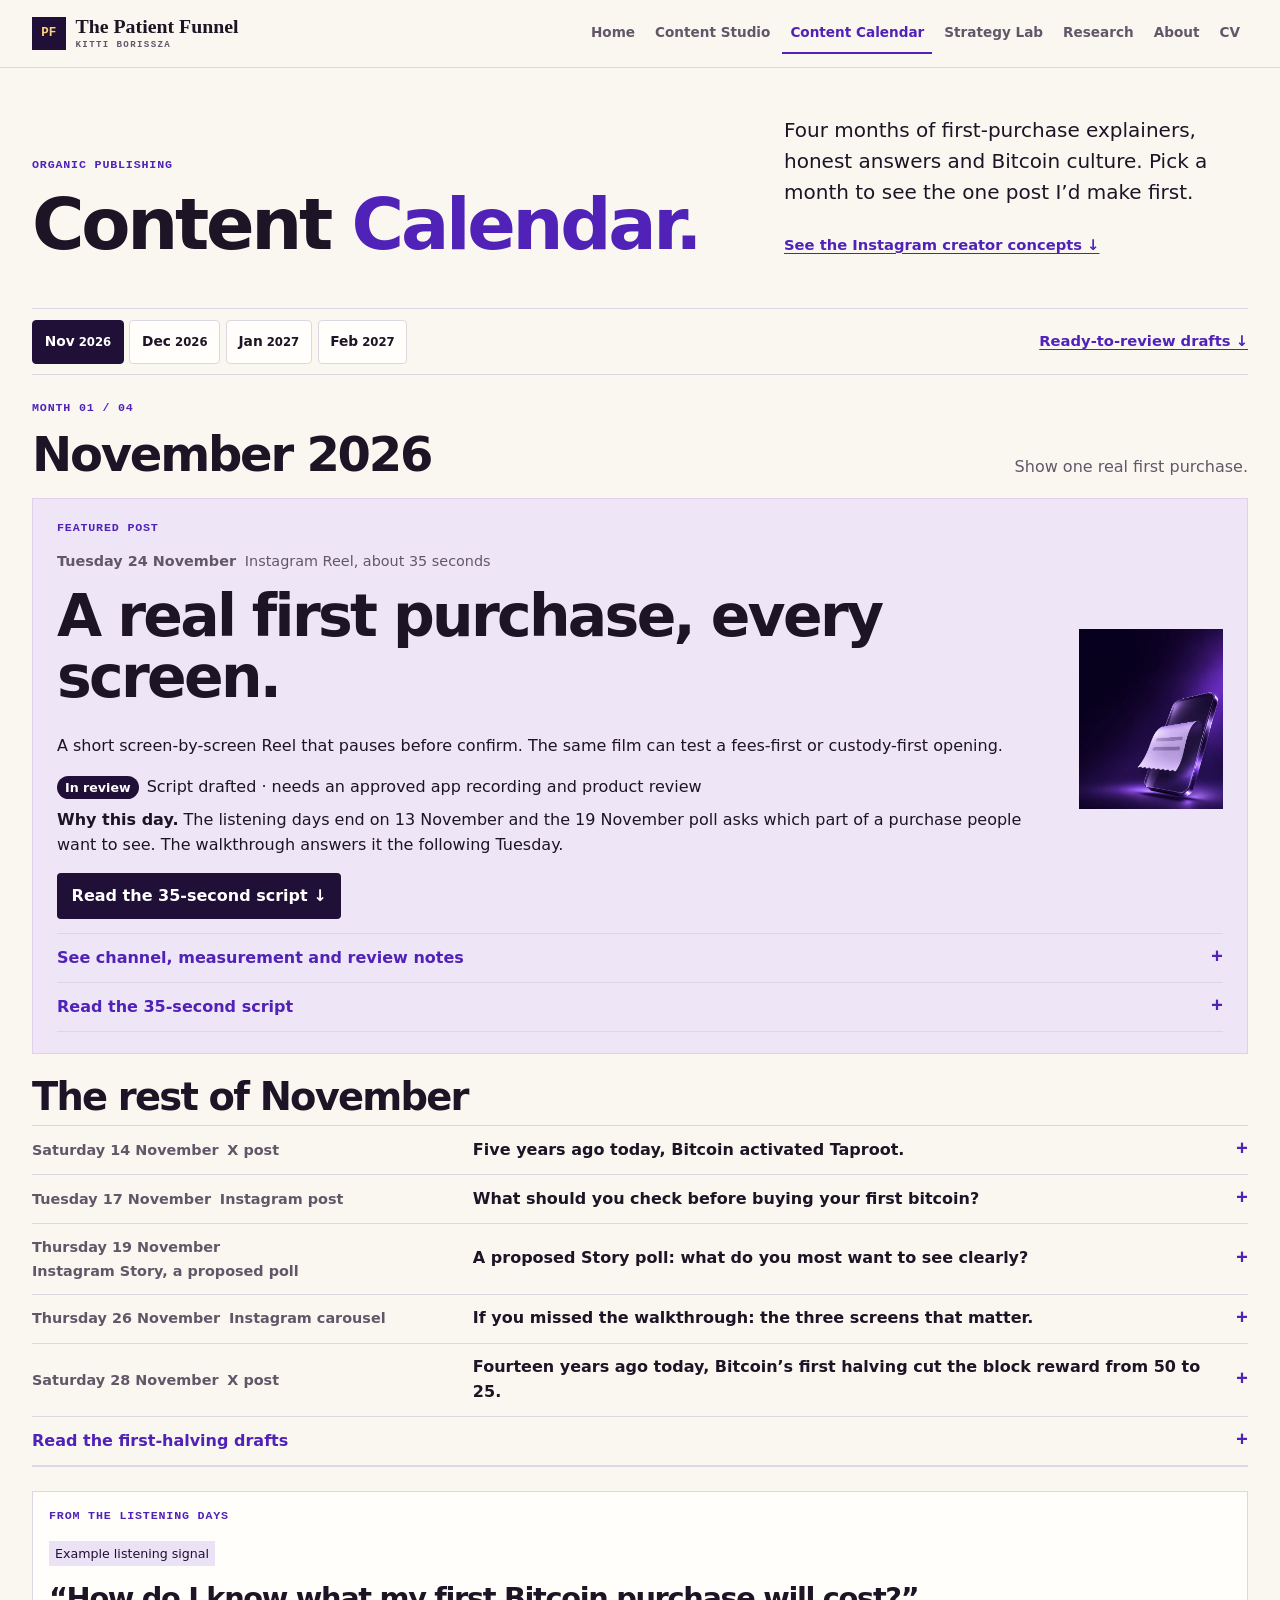
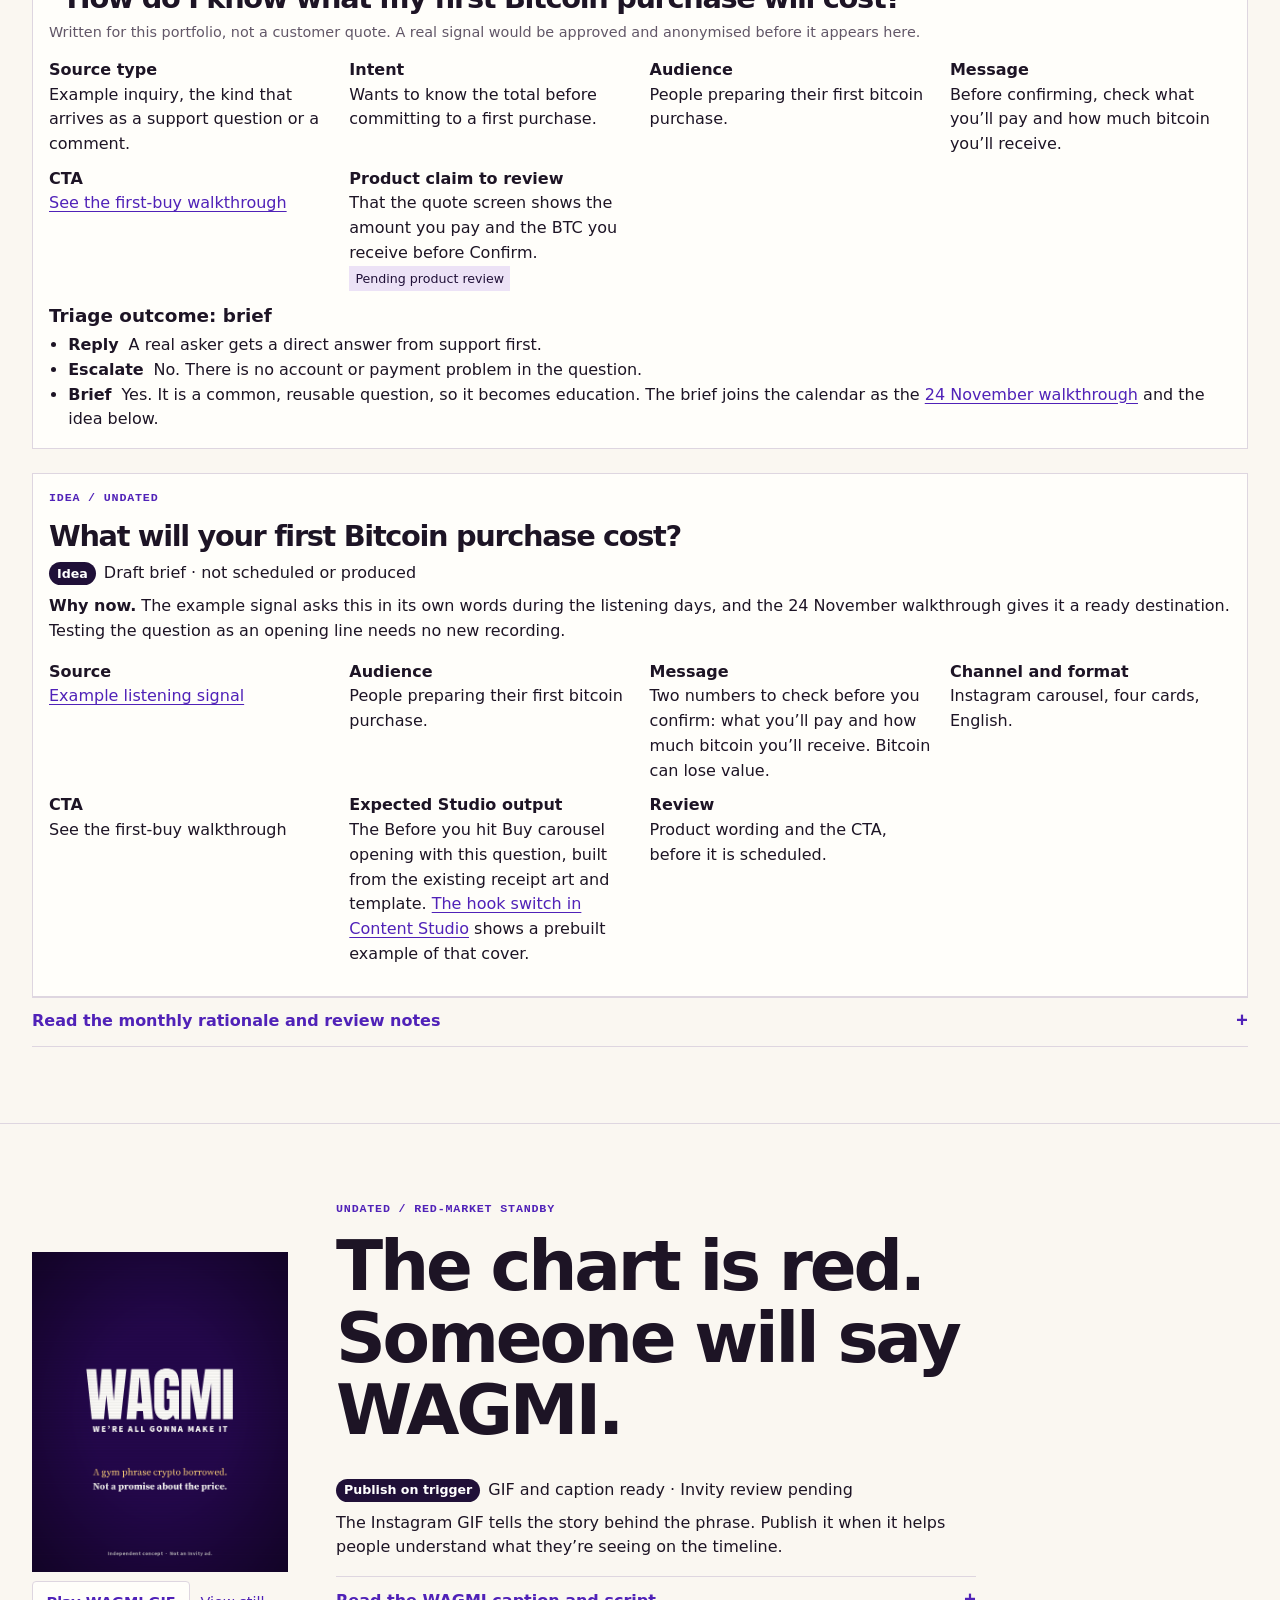
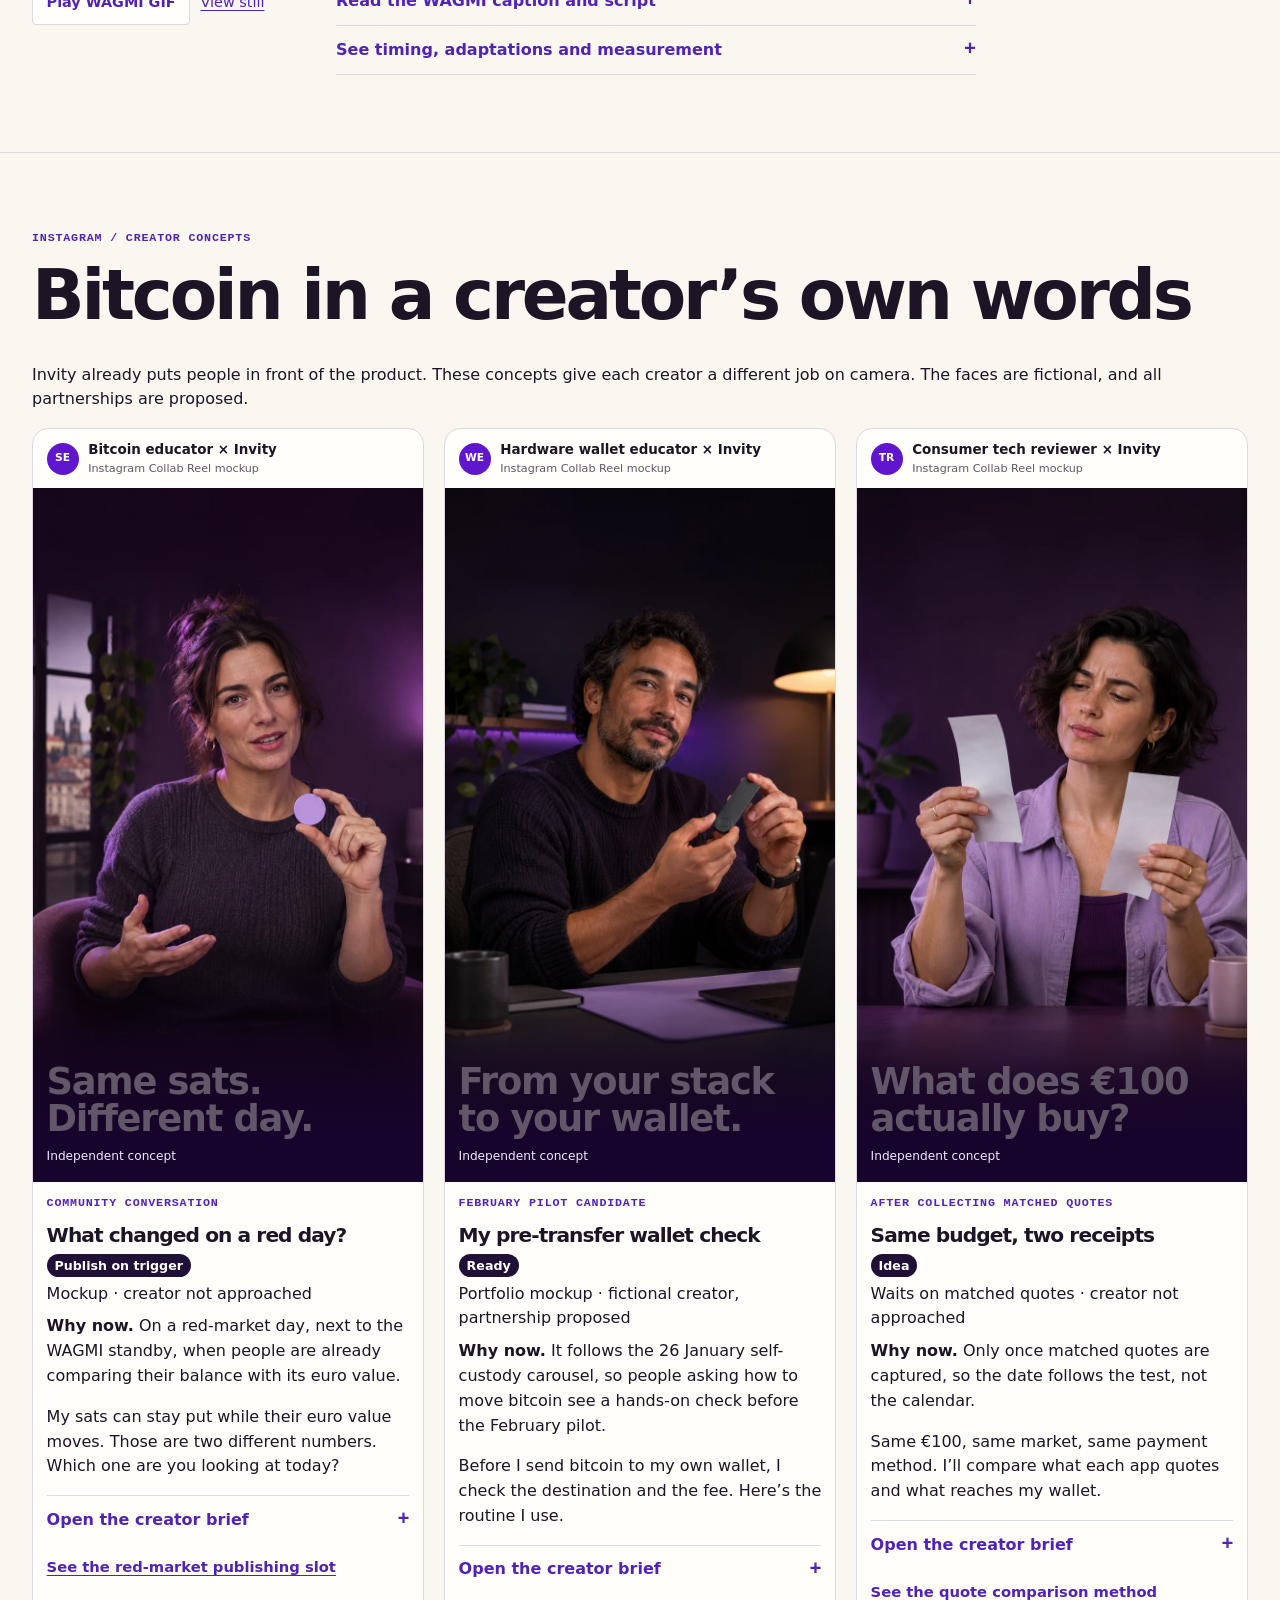
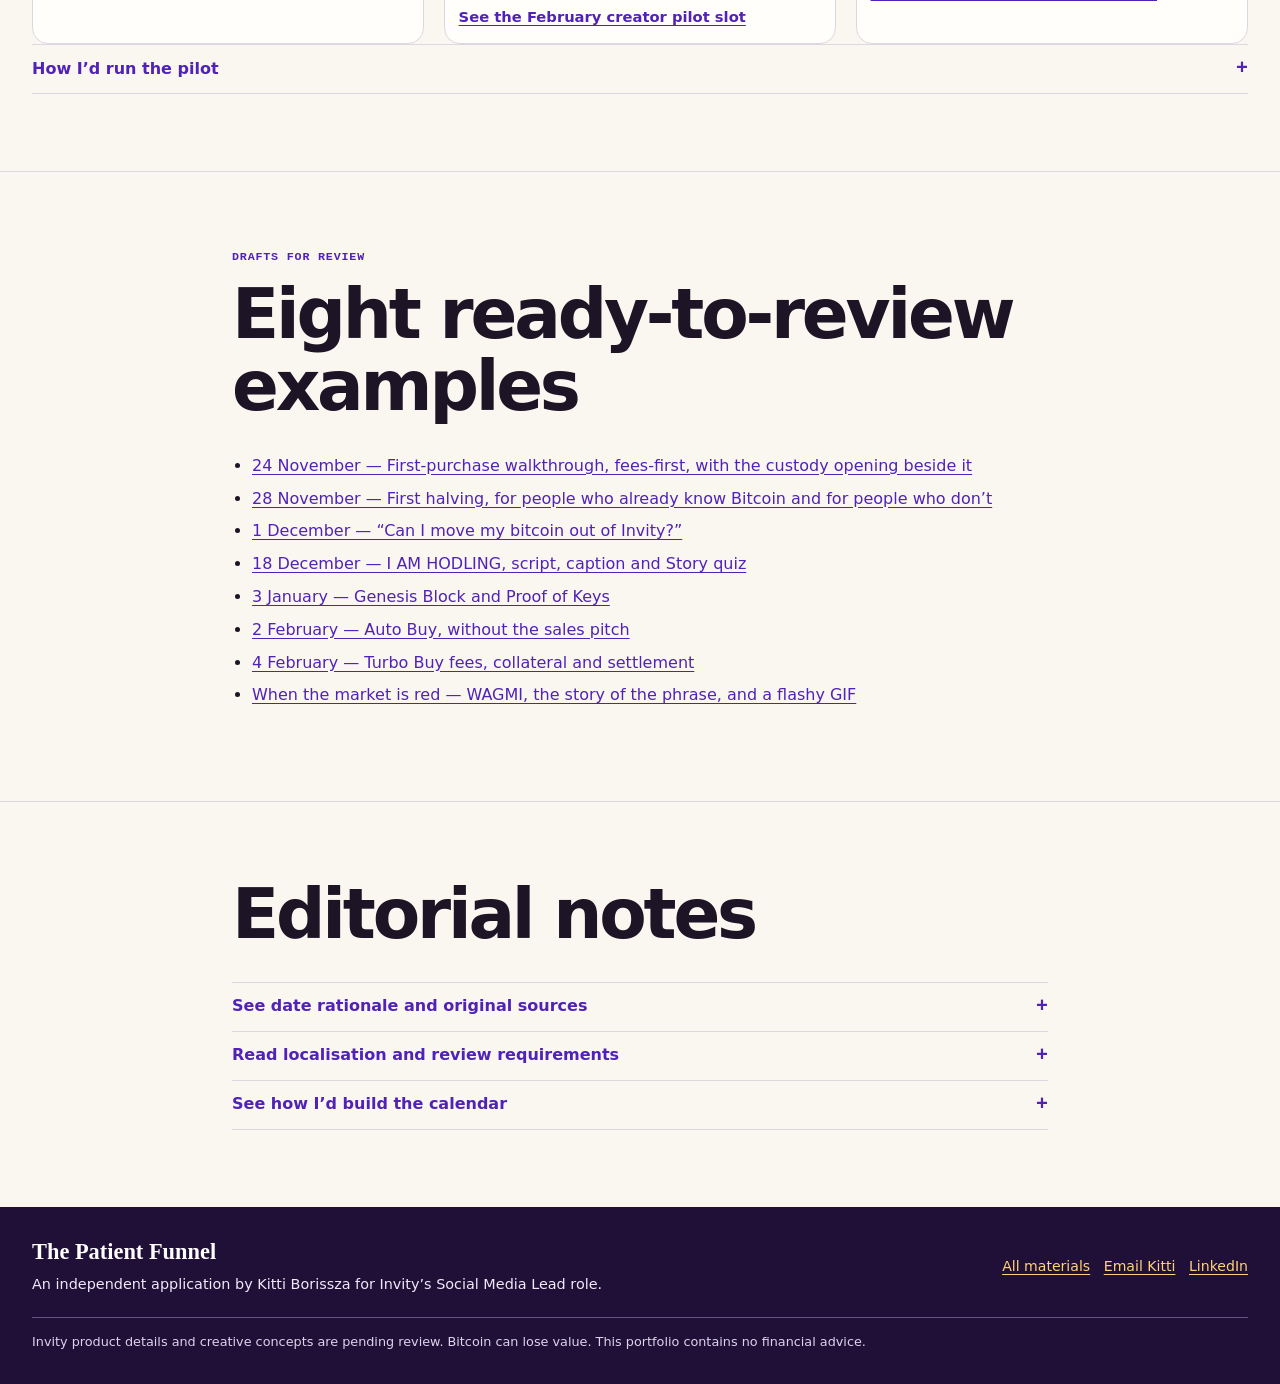
<file: content-calendar.html>
<!doctype html>
<html lang="en">
<head>
<meta charset="utf-8">
<meta name="viewport" content="width=device-width, initial-scale=1">
<title>Content Calendar · The Patient Funnel</title>
<meta name="description" content="An independent four-month content calendar for Invity, from 10 November 2026 to the end of February 2027, with eight ready-to-review examples, including a standby WAGMI piece for red-market days.">
<meta name="author" content="Kitti Borissza">
<meta name="referrer" content="strict-origin-when-cross-origin">
<link rel="canonical" href="https://kittiborissza.github.io/the-patient-funnel/content-calendar.html">
<meta property="og:type" content="website">
<meta property="og:title" content="Content Calendar — The Patient Funnel — Kitti Borissza">
<meta property="og:description" content="An independent four-month content calendar for Invity, from 10 November 2026 to the end of February 2027, with eight ready-to-review examples, including a standby WAGMI piece for red-market days.">
<meta property="og:url" content="https://kittiborissza.github.io/the-patient-funnel/content-calendar.html">
<meta property="og:image" content="https://kittiborissza.github.io/the-patient-funnel/og.png">
<meta property="og:image:width" content="1200">
<meta property="og:image:height" content="630">
<meta property="og:image:alt" content="The Patient Funnel: an independent social media proposal for Invity, by Kitti Borissza.">
<meta name="twitter:card" content="summary_large_image">
<meta name="twitter:image" content="https://kittiborissza.github.io/the-patient-funnel/og.png">
<meta name="theme-color" content="#24084c">
<link rel="icon" href="data:,">
<link rel="stylesheet" href="styles.css">
<style>
.creator-grid{display:grid;grid-template-columns:repeat(auto-fit,minmax(min(100%,16rem),1fr));gap:1.25rem}
.creator-post{min-width:0;border:1px solid var(--line);border-radius:1rem;overflow:hidden;background:var(--surface)}
.creator-profile{display:flex;gap:.6rem;align-items:center;padding:.65rem .85rem;font-size:.84rem}
.creator-profile small{display:block;color:var(--muted)}
.creator-avatar{display:grid;place-items:center;flex:0 0 2rem;aspect-ratio:1;border-radius:50%;background:#6016cc;color:white;font-size:.67rem;font-weight:750}
.creator-cover{margin:0;position:relative;aspect-ratio:9/16;background:#24084c;overflow:hidden;color:#fff}
.creator-cover img{width:100%;height:100%;object-fit:cover;display:block}
.creator-cover figcaption{position:absolute;inset:auto 0 0;padding:3rem .85rem 1rem;background:linear-gradient(transparent,#17042c 72%)}
.creator-cover strong{display:block;max-width:15ch;font-size:clamp(1.45rem,3.2vw,2.3rem);line-height:1.02;letter-spacing:-.035em}
.creator-cover small{display:block;margin-top:.55rem;color:#f1e8ff;font-size:.76rem}
.creator-copy{padding:.85rem}
.creator-copy h3{margin:.2rem 0 .45rem;font-size:1.26rem}
.creator-copy details{margin-bottom:.7rem}
.creator-copy ol{padding-left:1.25rem}
.creator-copy li+li{margin-top:.45rem}
.signal-record,.idea-record{margin-top:1.5rem;padding:1rem;border:1px solid var(--line);background:var(--surface)}
.signal-record h3,.idea-record h3{margin:.4rem 0;font-size:clamp(1.3rem,2.4vw,1.8rem);line-height:1.15}
.record-fields{display:grid;grid-template-columns:repeat(auto-fit,minmax(min(100%,15rem),1fr));gap:.6rem 1.2rem;margin:.8rem 0}
.record-fields dt{font-weight:680}
.record-fields dd{margin:0}
.triage h4{margin:.4rem 0}
.triage ul{margin:0;padding-left:1.2rem}
.triage b{margin-right:.3rem}
.entry-status{display:flex;flex-wrap:wrap;align-items:center;gap:.3rem .5rem;margin:.5rem 0}
.status-pill{padding:.1rem .5rem;border-radius:99px;background:var(--plum);color:#fff;font-size:.79rem;font-weight:650}
.why-now .k{font-weight:680}
.entry-thumb{display:block;width:8rem;height:auto;margin-bottom:.6rem}
</style>
<script src="interactions.js" defer></script>

<noscript><style>.month-tabs{display:none!important}</style></noscript>
</head>
<body class="content-calendar">
<a class="skip" href="#main">Skip to content</a>
<header class="site-head"><div class="wrap head-inner">
  <a class="wordmark" href="index.html"><span class="monogram" aria-hidden="true">PF</span><span>The Patient Funnel<small>KITTI BORISSZA</small></span></a>
  <nav aria-label="Main navigation"><a href="index.html">Home</a><a href="ad-gallery.html">Content Studio</a><a href="content-calendar.html" aria-current="page">Content Calendar</a><a href="strategy.html">Strategy Lab</a><a href="research.html">Research</a><a href="index.html#about">About</a><a href="cv/Kitti-Borissza-Invity-Social-Media-Lead.pdf?v=76632c7b">CV</a></nav>
</div></header>
<main id="main" tabindex="-1"><header class="page-intro wrap" id="top"><div><p class="eyebrow">Organic publishing</p><h1>Content <em>Calendar.</em></h1></div><div class="intro-copy"><p>Four months of first-purchase explainers, honest answers and Bitcoin culture. Pick a month to see the one post I’d make first.</p><p><a class="text-link" href="#creator-collabs">See the Instagram creator concepts ↓</a></p></div></header>
<div class="wrap calendar-wrap"><div class="calendar-controls"><div class="tablist month-tabs" role="tablist" aria-label="Calendar months"><button type="button" id="tab-nov" role="tab" aria-controls="nov" aria-selected="true" tabindex="0">Nov<span> 2026</span></button><button type="button" id="tab-dec" role="tab" aria-controls="dec" aria-selected="false" tabindex="-1">Dec<span> 2026</span></button><button type="button" id="tab-jan" role="tab" aria-controls="jan" aria-selected="false" tabindex="-1">Jan<span> 2027</span></button><button type="button" id="tab-feb" role="tab" aria-controls="feb" aria-selected="false" tabindex="-1">Feb<span> 2027</span></button></div><a class="text-link" href="#examples-index">Ready-to-review drafts ↓</a></div>
<section class="calendar-month" id="nov" role="tabpanel" aria-labelledby="tab-nov"><div class="month-heading"><div><p class="eyebrow">Month 01 / 04</p><h2>November 2026</h2></div><p>Show one real first purchase.</p></div>
<article id="n24" class="featured-post">
<div class="feature-main"><div><p class="eyebrow">Featured post</p><p class="agenda-meta"><time datetime="2026-11-24">Tuesday 24 November</time><span>Instagram Reel, about 35 seconds</span></p><h3 id="n24-heading" tabindex="-1">A real first purchase, every screen.</h3><p>A short screen-by-screen Reel that pauses before confirm. The same film can test a fees-first or custody-first opening.</p><p class="entry-status"><span class="status-pill">In review</span> Script drafted · needs an approved app recording and product review</p><p class="why-now"><span class="k">Why this day.</span> The listening days end on 13 November and the 19 November poll asks which part of a purchase people want to see. The walkthrough answers it the following Tuesday.</p><a class="button primary" href="#ex-walkthrough">Read the 35-second script ↓</a></div><div class="feature-art"><img src="assets/fees-campaign/cover.webp" width="1080" height="1350" alt="Before you hit Buy cover art: a lilac receipt curls forward from a dark glass phone." loading="lazy"></div></div>
<details class="disclosure"><summary>See channel, measurement and review notes</summary><div class="detail-body"><ul class="flags"><li><span class="flag">Approved app recording</span></li><li><span class="flag">Product review</span></li><li><span class="flag">Local adaptation</span></li></ul><p class="row"><span class="k">Opening line.</span> This is the screen to actually read. What I’ll pay, before I tap anything.</p><p class="row"><span class="k">The question it answers.</span> What actually happens when I buy bitcoin for the first time, and what will it cost me?</p><p class="row"><span class="k">What I’d measure.</span> Share of viewers still watching after the fee screen, and the questions people ask. First purchases from tracked links only if that tracking is available, and never as a winner call on a small sample.</p><p class="row"><span class="k">Also works as.</span> YouTube Shorts, a pinned X thread, a carousel for people who skip video, and a paid test of the two hooks</p><p class="row">The same footage goes out with a custody-first opening as its sibling. Only the first line changes. The two openings are in the ready-to-review example.</p><p class="row"><a href="#ex-walkthrough">Ready-to-review example</a> · <a href="ad-gallery.html#ad-fees">In Content Studio</a></p><p><a href="#ex-walkthrough">Read the 35-second script</a></p></div></details><details class="disclosure" id="ex-walkthrough"><summary>Read the 35-second script</summary><div class="detail-body"><h4 id="ex-walkthrough-heading" tabindex="-1">the walkthrough, two openings, one film</h4><p>Primary channel: an Instagram Reel of about 35 seconds, filmed on a real account, on a kitchen table, nothing staged and nothing skipped. The same edit becomes a YouTube Short, a pinned X thread, and a carousel for people who skip video. It also becomes the fees-versus-custody paid test in the <a href="ad-gallery.html#ad-fees">Content Studio</a>.</p><p>This needs an approved recording of the live app, a product review of every line that mentions fees, custody or risk, and a local check before any named market runs it. There was no supplied campaign image for a cover, so the still in the gallery is typographic, not a picture of the app.</p><div class="sample">
<span class="tag">Fees-first opening, the month’s one piece if time is short</span>

<p>“First time buying bitcoin. Here’s every screen, even the boring ones.”</p>
<p>“Yes, they ask for ID. Regulated app, part of the deal.”</p>
<p>“Starting small. An amount I’d be fine seeing drop for a while.”</p>
<p>“This is the screen to actually read. What I’ll pay, before I tap anything.”</p>
<p>Hold three seconds on the fee line. Do not talk over it.</p>
<p>“Where is it now? With a custodian, separate from the company’s money. I can send it to my own wallet any time.”</p>
<p>“Bitcoin can lose value. Make sure you understand the risks before deciding whether to buy.”</p>

<p class="small">About 35 seconds. Wording to be checked against the live app with Invity. BitGo, fee display and withdrawal rules are from public product pages, pending verification.</p>
</div><p>Same footage, same length, same last line about losses. Only the opening changes. The fees-first version opens on the confirm screen. This one opens on where the bitcoin is afterwards, then still holds on the fee line later in the film, so both versions remain honest about cost.</p><div class="sample">
<span class="tag">Custody-first opening</span>

<p>“Where is your bitcoin after you buy? With a custodian, separate from the company’s money.”</p>
<p>Then the same film: ID, a small amount, the fee line held for three seconds, withdraw any time, and the line about losses.</p>

</div><div class="sample">
<span class="tag">Caption, either version</span>
<p>First time buying bitcoin, every screen, nothing skipped.</p>
<p>The bit that matters is the confirm screen: what you’ll pay, shown before you tap. After that, the bitcoin is held with a regulated custodian, BitGo, separate from the company’s money, and you can withdraw it to your own wallet any time.</p>
<p>This is a small first amount. Bitcoin can lose value. Make sure you understand the risks before deciding whether to buy.</p>
<p>Independent concept, not an Invity ad. Fees and wording to be checked against the live app.</p>
</div><p>Measure watch time past the hook, and past the fee screen, plus the questions people ask. If first purchases can be tied to tracked links, look at those second, per market, and only after you have enough data to be careful: never a winner on a small sample, and not until the test has been repeated. A hook that holds attention but confuses people about fees or custody is not the one to keep.</p></div></details></article>
<h3 class="agenda-title">The rest of November</h3>
<div class="agenda"><article class="agenda-post" id="n14"><details class="agenda-detail"><summary><span class="agenda-meta"><time datetime="2026-11-14">Saturday 14 November</time><span>X post</span></span><span class="agenda-hook" id="n14-heading" tabindex="-1">Five years ago today, Bitcoin activated Taproot.</span></summary><div class="detail-body"><p class="entry-status"><span class="status-pill">Planned</span> Copy drafted in the notes below</p><p class="row"><span class="k">Opening line.</span> Five years ago today, at block 709,632, Bitcoin activated Taproot. For most people holding bitcoin, the change was invisible, and that is part of what made it work.</p><p class="row"><span class="k">The question it answers.</span> For people who already know Bitcoin: what actually changed in November 2021?</p><p class="row"><span class="k">What I’d measure.</span> Saves and considered replies, not raw reach among newcomers.</p><p class="row"><span class="k">Also works as.</span> LinkedIn, for people who already work in Bitcoin</p><p class="row"><span class="k">Why this day.</span> Verified date: Taproot activated on 14 November 2021, at block 709,632, around 05:15 UTC. A short, pre-written note that needs no app recording, so it can go out during the listening week and still give knowledgeable readers something worth keeping.</p><p class="row"><a href="#s-taproot">Date source</a></p></div></details></article><article class="agenda-post" id="n17"><details class="agenda-detail"><summary><span class="agenda-meta"><time datetime="2026-11-17">Tuesday 17 November</time><span>Instagram post</span></span><span class="agenda-hook" id="n17-heading" tabindex="-1">What should you check before buying your first bitcoin?</span></summary><div class="detail-body"><ul class="flags"><li><span class="flag">Product review</span></li></ul><p class="entry-status"><span class="status-pill">Planned</span> Outline · product review pending</p><p class="row"><span class="k">Opening line.</span> What should you check before buying your first bitcoin?</p><p class="row"><span class="k">The question it answers.</span> If I’m curious, but I’ve never bought, what should I actually look at before I decide?</p><p class="row"><span class="k">What I’d measure.</span> Saves, and replies that name a worry.</p><p class="row"><span class="k">Also works as.</span> LinkedIn post, X</p><p class="row"><span class="k">Why this day.</span> A short, question-led post that gives a first-time buyer something useful, not a note about how the account works. Product wording would be checked before it goes out.</p></div></details></article><article class="agenda-post" id="n19"><details class="agenda-detail"><summary><span class="agenda-meta"><time datetime="2026-11-19">Thursday 19 November</time><span>Instagram Story, a proposed poll</span></span><span class="agenda-hook" id="n19-heading" tabindex="-1">A proposed Story poll: what do you most want to see clearly?</span></summary><div class="detail-body"><p class="entry-status"><span class="status-pill">Planned</span> Proposed poll · choices drafted</p><p class="row"><span class="k">Opening line.</span> Before I film a first bitcoin purchase, which part do you most want to see clearly?</p><p class="row"><span class="k">The proposed choices.</span> Fees / ID / Where it’s held / Something else.</p><p class="row"><span class="k">The question it answers.</span> Which part of a first purchase is still unclear?</p><p class="row"><span class="k">What I’d measure.</span> Votes, and what people write under “Something else,” then use that to shape the 24 November walkthrough.</p><p class="row"><span class="k">Also works as.</span> A poll on X</p><p class="row"><span class="k">Why this day.</span> A proposed poll, clearly labelled as such. It gives people a reason to take part, and a way to tell us what would help, before the walkthrough is filmed.</p></div></details></article><article class="agenda-post" id="n26"><details class="agenda-detail"><summary><span class="agenda-meta"><time datetime="2026-11-26">Thursday 26 November</time><span>Instagram carousel</span></span><span class="agenda-hook" id="n26-heading" tabindex="-1">If you missed the walkthrough: the three screens that matter.</span></summary><div class="detail-body"><ul class="flags"><li><span class="flag">Approved app recording</span></li><li><span class="flag">Product review</span></li></ul><p class="entry-status"><span class="status-pill">Planned</span> Adaptation · waits on the 24 November recording</p><p class="row"><span class="k">Opening line.</span> The confirm screen, the fee line, and where your bitcoin is afterwards. Same purchase, still images, no new claims.</p><p class="row"><span class="k">The question it answers.</span> I don’t watch Reels. What should I look at?</p><p class="row"><span class="k">What I’d measure.</span> Carousel completion rate, and Story replies.</p><p class="row"><span class="k">Also works as.</span> Story frames from the same recording</p><p class="row"><span class="k">Why this day.</span> An adaptation of Tuesday’s film, not a new concept.</p></div></details></article><article class="agenda-post" id="n28"><details class="agenda-detail"><summary><span class="agenda-meta"><time datetime="2026-11-28">Saturday 28 November</time><span>X post</span></span><span class="agenda-hook" id="n28-heading" tabindex="-1">Fourteen years ago today, Bitcoin’s first halving cut the block reward from 50 to 25.</span></summary><div class="detail-body"><p class="entry-status"><span class="status-pill">In review</span> Drafts written · Invity review pending</p><p class="row"><span class="k">Opening line.</span> On this day in 2012, at block 210,000, Bitcoin’s block reward fell from 50 bitcoin to 25. The date was knowable years in advance. That is an issuance fact, not a price forecast.</p><p class="row"><span class="k">The question it answers.</span> Why is there a fixed supply, and who is deciding it this week?</p><p class="row"><span class="k">What I’d measure.</span> Saves and quote-posts from people who already know Bitcoin, and from newcomers who share it to explain the idea.</p><p class="row"><span class="k">Also works as.</span> Instagram carousel and a LinkedIn version</p><p class="row"><span class="k">Why this day.</span> Verified date: the first halving was at block 210,000, on 28 November 2012, at 15:24:38 UTC. It gives knowledgeable readers something precise to share, and it teaches issuance without talking about price.</p><p class="row"><a href="#s-halving">Date source</a> · <a href="#ex-halving">Ready-to-review example</a></p><p><a href="#ex-halving">Read the first-halving drafts</a></p></div></details><details class="disclosure" id="ex-halving"><summary>Read the first-halving drafts</summary><div class="detail-body"><h4 id="ex-halving-heading" tabindex="-1">the first halving, said so a newcomer can follow it</h4><p>Primary channel: X, on Saturday 28 November, with a short image that is typographic, not a price chart. A longer caption can run on Instagram and LinkedIn the same day.</p><div class="sample">
<span class="tag">X post</span>

<p>Fourteen years ago today, Bitcoin did something no central bank does on a timetable: it cut the reward for a new block in half, on a schedule written years earlier.</p>
<p>On 28 November 2012, at block 210,000, the reward fell from 50 bitcoin to 25. The next cuts were already on the calendar. New bitcoin still enters the system today, just more slowly, heading toward a fixed supply of 21 million.</p>
<p>That is the issuance schedule. It is not a price forecast. It does not tell you what bitcoin will be worth next year, or whether you should buy it.</p>
<p>If you’ve ever wondered who decides how many bitcoin there are: nobody is deciding it this week. The rule was set at the start.</p>

<p class="small">Source in the next post of the thread: bitcoin.org’s halving page, and any block explorer at block 210,000. No chart of past prices.</p>
</div></div></details></article></div>
<section class="signal-record" id="signal-first-buy-cost" aria-labelledby="signal-first-buy-cost-heading"><p class="eyebrow">From the listening days</p><ul class="flags"><li><span class="flag">Example listening signal</span></li></ul><h3 id="signal-first-buy-cost-heading" tabindex="-1">“How do I know what my first Bitcoin purchase will cost?”</h3><p class="muted">Written for this portfolio, not a customer quote. A real signal would be approved and anonymised before it appears here.</p>
<dl class="record-fields"><div><dt>Source type</dt><dd>Example inquiry, the kind that arrives as a support question or a comment.</dd></div><div><dt>Intent</dt><dd>Wants to know the total before committing to a first purchase.</dd></div><div><dt>Audience</dt><dd>People preparing their first bitcoin purchase.</dd></div><div><dt>Message</dt><dd>Before confirming, check what you’ll pay and how much bitcoin you’ll receive.</dd></div><div><dt>CTA</dt><dd><a href="#ex-walkthrough">See the first-buy walkthrough</a></dd></div><div><dt>Product claim to review</dt><dd>That the quote screen shows the amount you pay and the BTC you receive before Confirm. <span class="flag">Pending product review</span></dd></div></dl>
<div class="triage"><h4>Triage outcome: brief</h4><ul><li><b>Reply</b> A real asker gets a direct answer from support first.</li><li><b>Escalate</b> No. There is no account or payment problem in the question.</li><li><b>Brief</b> Yes. It is a common, reusable question, so it becomes education. The brief joins the calendar as the <a href="#n24">24 November walkthrough</a> and the idea below.</li></ul></div></section>
<article class="idea-record" id="idea-first-buy-cost" aria-labelledby="idea-first-buy-cost-heading"><p class="eyebrow">Idea / Undated</p><h3 id="idea-first-buy-cost-heading" tabindex="-1">What will your first Bitcoin purchase cost?</h3><p class="entry-status"><span class="status-pill">Idea</span> Draft brief · not scheduled or produced</p><p class="why-now"><span class="k">Why now.</span> The example signal asks this in its own words during the listening days, and the 24 November walkthrough gives it a ready destination. Testing the question as an opening line needs no new recording.</p>
<dl class="record-fields"><div><dt>Source</dt><dd><a href="#signal-first-buy-cost">Example listening signal</a></dd></div><div><dt>Audience</dt><dd>People preparing their first bitcoin purchase.</dd></div><div><dt>Message</dt><dd>Two numbers to check before you confirm: what you’ll pay and how much bitcoin you’ll receive. Bitcoin can lose value.</dd></div><div><dt>Channel and format</dt><dd>Instagram carousel, four cards, English.</dd></div><div><dt>CTA</dt><dd>See the first-buy walkthrough</dd></div><div><dt>Expected Studio output</dt><dd>The Before you hit Buy carousel opening with this question, built from the existing receipt art and template. <a href="ad-gallery.html#fees-ai">The hook switch in Content Studio</a> shows a prebuilt example of that cover.</dd></div><div><dt>Review</dt><dd>Product wording and the CTA, before it is scheduled.</dd></div></dl></article>
<details class="disclosure"><summary>Read the monthly rationale and review notes</summary><div class="detail-body"><p>The first month is short, and the first days are mostly listening, as the homepage already says they should be. A pre-written Taproot note can go out on the 14th because it needs no app recording. The real work of the month is one honest first purchase, filmed screen by screen, in the last week.</p><div class="only-one"><span class="tag">If I only had time for one</span><p><strong>The first-purchase walkthrough, fees-first hook (Tuesday 24 November).</strong> It answers a practical question a first-time buyer may have, gives the fees-versus-custody test its first data, and later months can reuse the footage.</p></div><div class="listen" id="listening-days"><h3>The listening days</h3><p>Tuesday 10 to Friday 13 November are for listening, not publishing. I’d read recent comments, public FAQ and blog language, and community threads, and agree the review route for anything about the app, fees, custody or risk. Nothing is padded into those days to make the week look busy.</p><p><a href="#signal-first-buy-cost">See the example listening signal and its brief</a></p></div><p class="muted">The Invity Card cashback offer mentioned in the September 2026 newsletter, with a deadline of 30 November, stays out. It is a promotion with eligibility conditions, and it belongs in Invity’s own channels, not in an urgency post on this calendar.</p></div></details>
</section><section class="calendar-month" id="dec" role="tabpanel" aria-labelledby="tab-dec"><div class="month-heading"><div><p class="eyebrow">Month 02 / 04</p><h2>December 2026</h2></div><p>Answer questions and decode the language.</p></div>
<article id="d18" class="featured-post">
<div class="feature-main"><div><p class="eyebrow">Featured post</p><p class="agenda-meta"><time datetime="2026-12-18">Friday 18 December</time><span>Instagram Reel, about 25 seconds</span></p><h3 id="d18-heading" tabindex="-1">I AM HODLING, thirteen years on.</h3><p>Tell the original Bitcointalk story, give newcomers a way into the joke and keep the risk line in view.</p><p class="entry-status"><span class="status-pill">Ready</span> Portfolio example · artwork and script ready, Invity review pending</p><p class="why-now"><span class="k">Why this day.</span> Thirteen years to the day since the Bitcointalk post of 18 December 2013. Date source below.</p><a class="button primary" href="#ex-hodl">Read the HODL script and caption ↓</a></div><div class="feature-art"><img src="assets/hodl-creative.webp" width="1080" height="1350" alt="Deep purple artwork reading “I AM HODLING” with the date 18 December 2013 and a risk note about holding." loading="lazy"></div></div>
<details class="disclosure"><summary>See channel, measurement and review notes</summary><div class="detail-body"><ul class="flags"><li><span class="flag">Local adaptation</span></li></ul><p class="row"><span class="k">Opening line.</span> December 2013. The price is falling. A guy on the Bitcointalk forum, by his own account a bad trader and a few whiskies in, posts a thread titled I AM HODLING.</p><p class="row"><span class="k">The question it answers.</span> What does HODL actually mean, and what does it not mean?</p><p class="row"><span class="k">What I’d measure.</span> Completion rate, Story quiz replies, and saves — from people who already knew the joke and from people who did not.</p><p class="row"><span class="k">Also works as.</span> YouTube Shorts, an X thread that links the original post, and a three-question Story quiz</p><p class="row"><span class="k">Why this day.</span> Verified date: GameKyuubi posted the Bitcointalk thread “I AM HODLING” on 18 December 2013, at 10:03:03 in the forum’s timestamp, topic 375643.</p><p class="row"><a href="#s-hodl">Date source</a> · <a href="#ex-hodl">Ready-to-review example</a> · <a href="ad-gallery.html#ad-hodl">In Content Studio</a></p><p><a href="#ex-hodl">Read the HODL script and caption</a></p></div></details><details class="disclosure" id="ex-hodl"><summary>Read the HODL script and caption</summary><div class="detail-body"><h4 id="ex-hodl-heading" tabindex="-1">I AM HODLING, thirteen years on</h4><p>Primary channel: an Instagram Reel of about 25 seconds on Friday 18 December, with a three-question Story quiz the same day. The typographic still can sit in the grid from the 16th. The written thread goes out on the 19th, with a link to the original Bitcointalk post.</p><div class="sample">
<span class="tag">Script, about 25 seconds</span>

<p>“December 2013. The price is falling. A guy on the Bitcointalk forum, by his own account a bad trader and a few whiskies in, posts a thread titled I AM HODLING.”</p>
<p>“It’s a typo. He meant holding. It stuck anyway.”</p>
<p>“Today HODL means: I’m not trying to time this.”</p>
<p>“The idea behind it is patience. The fine print: holding doesn’t protect you from losses. It just means you decided not to trade.”</p>

</div><div class="sample">
<span class="tag">Caption</span>
<p>On this day in 2013, a Bitcointalk post misspelled “holding” and accidentally named a philosophy.</p>
<p>I AM HODLING was written while the price was falling, by someone who called himself a bad trader. The typo stayed because the idea was simple: I’m not selling this just because it’s down.</p>
<p>Patience is the idea. The fine print matters too. Holding doesn’t protect you from losses. It just means you decided not to trade the swings.</p>
<p>If you’re new: you don’t have to use the word. If you’ve been around: today is a good day to reread the original post, typo and all.</p>
<p>Independent concept. Not financial advice.</p>
</div><div class="sample">
<span class="tag">Story quiz, three questions</span>
<p><strong>1.</strong> What was the poster trying to type?<br>HOLDING. HUDDLING. HOPING.<br>HOLDING is the answer.</p>
<p><strong>2.</strong> When was the post written?<br>18 December 2013. 3 January 2009. 31 October 2008.<br>18 December 2013 is the answer. The other two are the Genesis Block and the whitepaper.</p>
<p><strong>3.</strong> What does HODL not mean?<br>You’ve decided not to trade every swing. You’re protected from losses. You’re holding through a drop.<br>“You’re protected from losses” is the answer, and the one I would take a moment to say out loud.</p>
<p class="small">The original thread is Bitcointalk topic 375643, dated 18 December 2013, 10:03:03 in the forum’s timestamp.</p>
</div></div></details></article>
<h3 class="agenda-title">The rest of December</h3>
<div class="agenda"><article class="agenda-post" id="d01"><details class="agenda-detail"><summary><span class="agenda-meta"><time datetime="2026-12-01">Tuesday 1 December</time><span>Instagram carousel</span></span><span class="agenda-hook" id="d01-heading" tabindex="-1">Can I move my bitcoin out of Invity?</span></summary><div class="detail-body"><ul class="flags"><li><span class="flag">Product review</span></li><li><span class="flag">Local adaptation</span></li></ul><p class="entry-status"><span class="status-pill">In review</span> Carousel copy drafted · product review pending</p><p class="row"><span class="k">Opening line.</span> Can I move my bitcoin out of Invity? Invity’s public pages say you can withdraw to a hardware wallet or any Bitcoin address you control. Check the current limits, fees and conditions first.</p><p class="row"><span class="k">The question it answers.</span> Is my bitcoin stuck in the app once I buy it?</p><p class="row"><span class="k">What I’d measure.</span> Saves per reach, and comments that are genuine follow-up questions.</p><p class="row"><span class="k">Also works as.</span> X thread, and a paid version for people who already watched or saved the walkthrough</p><p class="row"><span class="k">Source of the question.</span> Written from Invity’s public FAQ and from the August 2026 newsletter’s explanation of Auto Send, not from a support transcript or a customer quote.</p><p class="row"><a href="#ex-withdraw">Ready-to-review example</a> · <a href="ad-gallery.html#ad-withdraw">In Content Studio</a></p><p><a href="#ex-withdraw">Read the withdrawal carousel</a></p></div></details><details class="disclosure" id="ex-withdraw"><summary>Read the withdrawal carousel</summary><div class="detail-body"><h4 id="ex-withdraw-heading" tabindex="-1">“Can I move my bitcoin out of Invity?”</h4><p>Primary channel: an Instagram carousel on Tuesday 1 December. This is the first piece in the questions series. It is written from Invity’s public FAQ and from the August 2026 newsletter, and it should be labelled that way on the last slide. It is not a quote from a customer or from a support chat. A paid adaptation for people who already watched or saved the walkthrough is in the <a href="ad-gallery.html#ad-withdraw">Content Studio</a>.</p><div class="sample">
<span class="tag">Carousel copy</span>

<p><strong>Slide 1.</strong> Can I move my bitcoin out of Invity?</p>
<p><strong>Slide 2.</strong> Invity’s public pages say you can withdraw to a hardware wallet or any Bitcoin address you control. Check the current limits, fees and conditions first.</p>
<p><strong>Slide 3.</strong> Auto Send can do it automatically once your balance reaches an amount you choose. The August 2026 Invity newsletter explains it, including why waiting for a set amount avoids lots of tiny, fee-heavy withdrawals. The amount in that issue was an example in Czech koruna. Other markets need their own figure, checked with Invity.</p>
<p><strong>Slide 4.</strong> Moving bitcoin on the network comes with a miner fee. Check the address twice. If it is a new wallet, send a small test first.</p>
<p><strong>Slide 5.</strong> Holding your own keys means looking after your own backup. That is the trade, not a catch.</p>
<p><strong>Slide 6.</strong> Written from Invity’s public FAQ and newsletter, not from a support chat. Product details to be checked. This is an independent concept, not an Invity ad.</p>

</div></div></details></article><article class="agenda-post" id="d03"><details class="agenda-detail"><summary><span class="agenda-meta"><time datetime="2026-12-03">Thursday 3 December</time><span>Instagram carousel</span></span><span class="agenda-hook" id="d03-heading" tabindex="-1">Before you confirm, read three things on this screen.</span></summary><div class="detail-body"><ul class="flags"><li><span class="flag">Product review</span></li><li><span class="flag">Approved app recording</span></li></ul><p class="entry-status"><span class="status-pill">Planned</span> Outline · waits on an approved app recording</p><p class="row"><span class="k">Opening line.</span> Before you confirm, read three things: the amount, the fee, and where the bitcoin will be held.</p><p class="row"><span class="k">The question it answers.</span> What should I actually check before I tap confirm?</p><p class="row"><span class="k">What I’d measure.</span> Watch time or carousel completion past the three checks.</p><p class="row"><span class="k">Also works as.</span> A Story checklist, and a cut-down X post</p><p class="row"><span class="k">Why this day.</span> Two days after the 1 December withdrawal carousel, it takes the same reader back to the moment before Confirm.</p><p class="row"><a href="ad-gallery.html#ad-confirm">In Content Studio</a></p></div></details></article><article class="agenda-post" id="d05"><details class="agenda-detail"><summary><span class="agenda-meta"><time datetime="2026-12-05">Saturday 5 December</time><span>A short public note, plus one email to a meetup organiser</span></span><span class="agenda-hook" id="d05-heading" tabindex="-1">I’ll bring a twenty-minute meme quiz to one meetup in January.</span></summary><div class="detail-body"><p class="entry-status"><span class="status-pill">Planned</span> Outline · organiser not yet contacted</p><p class="row"><span class="k">Opening line.</span> If you already run a Bitcoin meetup, I’ll bring a twenty-minute quiz in January: the typo, the first block, and one question that trips people who think they know it all. No tour, one room.</p><p class="row"><span class="k">The question it answers.</span> Community: can newcomers and long-time Bitcoiners have fun in the same room?</p><p class="row"><span class="k">What I’d measure.</span> One yes from an organiser, not likes on the public note.</p><p class="row"><span class="k">Also works as.</span> None needed</p><p class="row"><span class="k">Why this day.</span> Achievable for one person: one email, one quiz, one evening. The December note is the invitation; January is the night, if a host says yes.</p></div></details></article><article class="agenda-post" id="d08"><details class="agenda-detail"><summary><span class="agenda-meta"><time datetime="2026-12-08">Tuesday 8 December</time><span>X post</span></span><span class="agenda-hook" id="d08-heading" tabindex="-1">Everyone knows the typo. Fewer people have read the post.</span></summary><div class="detail-body"><p class="entry-status"><span class="status-pill">Planned</span> Outline</p><p class="row"><span class="k">Opening line.</span> Everyone knows the typo. Fewer people have read the post it came from, written while the price was falling, by someone who called himself a bad trader.</p><p class="row"><span class="k">The question it answers.</span> For people who already know the HODL joke: what is the fine print?</p><p class="row"><span class="k">What I’d measure.</span> Quote-posts and follows from existing Bitcoin audiences.</p><p class="row"><span class="k">Also works as.</span> LinkedIn</p><p class="row"><span class="k">Why this day.</span> A teaser for the 18 December piece, aimed at people who think they already know it, so the anniversary post has somewhere to land.</p></div></details></article><article class="agenda-post" id="d10"><details class="agenda-detail"><summary><span class="agenda-meta"><time datetime="2026-12-10">Thursday 10 December</time><span>Instagram caption, with a question sticker in Stories</span></span><span class="agenda-hook" id="d10-heading" tabindex="-1">If you’ve bought bitcoin with an app, what did you want to know before you confirmed?</span></summary><div class="detail-body"><p class="entry-status"><span class="status-pill">Planned</span> Prompt drafted</p><p class="row"><span class="k">Opening line.</span> If you’ve bought bitcoin with an app, what did you actually want to know before you confirmed? I will use real questions, and I will label the ones I only proposed.</p><p class="row"><span class="k">The question it answers.</span> What are people quietly unsure about, in their own words?</p><p class="row"><span class="k">What I’d measure.</span> The number of distinct, usable questions, not the volume of emoji replies.</p><p class="row"><span class="k">Also works as.</span> The same prompt on X</p><p class="row"><span class="k">Source of the question.</span> A prompt, not a source. Nothing collected here is published as a quote without permission, and invented customer language stays off the calendar.</p></div></details></article><article class="agenda-post" id="d12"><details class="agenda-detail"><summary><span class="agenda-meta"><time datetime="2026-12-12">Saturday 12 December</time><span>Instagram Story, three frames</span></span><span class="agenda-hook" id="d12-heading" tabindex="-1">Next week I’ll decode the typo. First question: what was the poster trying to type?</span></summary><div class="detail-body"><p class="entry-status"><span class="status-pill">Planned</span> Outline</p><p class="row"><span class="k">Opening line.</span> Next week I’ll decode the typo. First question: what was the poster trying to type?</p><p class="row"><span class="k">The question it answers.</span> Will you watch the anniversary piece?</p><p class="row"><span class="k">What I’d measure.</span> Story replies and poll votes, used as a warm-up for the 18 December quiz.</p><p class="row"><span class="k">Also works as.</span> An X poll with the first question only</p><p class="row"><span class="k">Why this day.</span> Six days before the 18 December anniversary piece, it warms up the people who will take the quiz.</p></div></details></article><article class="agenda-post" id="d16"><details class="agenda-detail"><summary><span class="agenda-meta"><time datetime="2026-12-16">Wednesday 16 December</time><span>Instagram still, 4:5</span></span><span class="agenda-hook" id="d16-heading" tabindex="-1">I AM HODLING.</span></summary><div class="detail-body"><p class="entry-status"><span class="status-pill">Planned</span> Typographic still · artwork ready</p><p class="row"><span class="k">Opening line.</span> I AM HODLING. A typo, dated 18 December 2013.</p><p class="row"><span class="k">The question it answers.</span> A quiet marker, two days early, so the typographic still can live in the grid.</p><p class="row"><span class="k">What I’d measure.</span> Saves of the still.</p><p class="row"><span class="k">Also works as.</span> The same still on X</p><p class="row"><span class="k">Why this day.</span> There was no supplied campaign image for this idea, so this slot uses a typographic still made for the gallery. It is a cover, not a substitute for Friday’s film.</p><p class="row"><a href="ad-gallery.html#ad-hodl">In Content Studio</a></p></div></details></article><article class="agenda-post" id="d19"><details class="agenda-detail"><summary><span class="agenda-meta"><time datetime="2026-12-19">Saturday 19 December</time><span>X thread</span></span><span class="agenda-hook" id="d19-heading" tabindex="-1">The typo, the thread, and the fine print, written for the timeline.</span></summary><div class="detail-body"><p class="entry-status"><span class="status-pill">Planned</span> Adaptation of 18 December</p><p class="row"><span class="k">Opening line.</span> Yesterday was thirteen years since “I AM HODLING”. If you want the original thread, the typo, and the sentence about losses, it’s in this thread.</p><p class="row"><span class="k">The question it answers.</span> I don’t watch Reels. Can I still get the story?</p><p class="row"><span class="k">What I’d measure.</span> Link clicks to the original Bitcointalk post, and quote-posts.</p><p class="row"><span class="k">Also works as.</span> LinkedIn</p><p class="row"><span class="k">Why this day.</span> The written adaptation of Friday’s piece, not a new idea.</p></div></details></article><article class="agenda-post" id="d22"><details class="agenda-detail"><summary><span class="agenda-meta"><time datetime="2026-12-22">Tuesday 22 December</time><span>LinkedIn post</span></span><span class="agenda-hook" id="d22-heading" tabindex="-1">Bitcoin is always open. That is not a reason to buy.</span></summary><div class="detail-body"><p class="entry-status"><span class="status-pill">Planned</span> Outline</p><p class="row"><span class="k">Opening line.</span> Bitcoin is always open, including this week. That is not a reason to buy, and it is not a holiday message. It is a reason not to pretend the calendar decides this.</p><p class="row"><span class="k">The question it answers.</span> Does anything about bitcoin close for the holidays?</p><p class="row"><span class="k">What I’d measure.</span> Saves, not holiday engagement. Comments that stay on the idea, not on festivity.</p><p class="row"><span class="k">Also works as.</span> Instagram caption and X</p><p class="row"><span class="k">Why this day.</span> Inspired by the April 2026 Invity newsletter’s observation that Bitcoin is always open, 24/7. It is deliberately not a Christmas or New Year post. The days from the 24th to the 27th stay empty.</p></div></details></article><article class="agenda-post" id="d28"><details class="agenda-detail"><summary><span class="agenda-meta"><time datetime="2026-12-28">Monday 28 December</time><span>Instagram carousel</span></span><span class="agenda-hook" id="d28-heading" tabindex="-1">These worries are natural, and they come back every four years.</span></summary><div class="detail-body"><ul class="flags"><li><span class="flag">Product review</span></li></ul><p class="entry-status"><span class="status-pill">Planned</span> Outline</p><p class="row"><span class="k">Opening line.</span> These worries are natural, and they come back every four years. A drop is not a verdict on you, and it is not a signal to buy more.</p><p class="row"><span class="k">The question it answers.</span> The price moved. Should I do something?</p><p class="row"><span class="k">What I’d measure.</span> Saves, and comments that stay in “is this normal?” territory, not in “what will it do next?”</p><p class="row"><span class="k">Also works as.</span> LinkedIn and a newsletter section, if Invity wanted one</p><p class="row"><span class="k">Why this day.</span> The opening line is from Invity’s 17 August 2026 article “Bear market, don’t panic,” attributed and used without the forecasts or “buy the discount” framing in that piece. No price prediction, and no invented newsletter copy.</p><p class="row"><span class="k">If the market is red.</span> The <a href="#red-day">WAGMI GIF</a> can run in the same week, as the culture-led companion to this carousel. It is written in advance, so it does not have to be invented on the day.</p></div></details></article></div>
<details class="disclosure"><summary>Read the monthly rationale and review notes</summary><div class="detail-body"><p>November showed a purchase. December follows the bitcoin afterwards, and then spends a week on the anniversary of “I AM HODLING”: the typo, the joke, and the fine print. The days around Christmas are left quiet on purpose.</p><div class="only-one"><span class="tag">If I only had time for one</span><p><strong>The meme, decoded: “I AM HODLING”, on Friday 18 December.</strong> It is the one day of the year the typo is also an anniversary, it works for newcomers and for people who already know the joke, and it is the cleanest way to talk about patience without pretending it protects anyone from losses.</p></div><p class="muted">Christmas and New Year greeting posts, and any “Bitcoin is always open, so use the time to buy” twist. The 24th to the 27th are left empty on purpose, with comments still watched.</p></div></details>
</section><section class="calendar-month" id="jan" role="tabpanel" aria-labelledby="tab-jan"><div class="month-heading"><div><p class="eyebrow">Month 03 / 04</p><h2>January 2027</h2></div><p>Start with the first block.</p></div>
<article id="j03" class="featured-post">
<div class="feature-main"><div><p class="eyebrow">Featured post</p><p class="agenda-meta"><time datetime="2027-01-03">Sunday 3 January</time><span>Instagram Reel, about 30 seconds</span></p><h3 id="j03-heading" tabindex="-1">3 January 2009. The first Bitcoin block.</h3><p>Use the shared date to explain the Genesis Block and Proof of Keys in one piece.</p><p class="entry-status"><span class="status-pill">In review</span> Draft written · product review pending</p><a class="button primary" href="#ex-genesis">Read the Genesis Block draft ↓</a></div><div class="feature-letter" aria-hidden="true">₿</div></div>
<details class="disclosure"><summary>See channel, measurement and review notes</summary><div class="detail-body"><ul class="flags"><li><span class="flag">Product review</span></li><li><span class="flag">Local adaptation</span></li><li><span class="flag">Approved app recording</span></li></ul><p class="row"><span class="k">Opening line.</span> On 3 January 2009, Bitcoin’s first block was mined. In it, a newspaper headline about a chancellor on the brink of a second bank bailout. Eighteen years on, today is a good day to check that you can move your bitcoin.</p><p class="row"><span class="k">The question it answers.</span> What is Proof of Keys Day, and should I take part?</p><p class="row"><span class="k">What I’d measure.</span> Completion, clicks to the withdrawal guide, and — only if it can be measured with consent — small withdrawals started by people who watched.</p><p class="row"><span class="k">Also works as.</span> X thread, LinkedIn, and a withdrawal reminder in the newsletter</p><p class="row"><span class="k">Why this day.</span> Verified: the Genesis Block’s timestamp is 3 January 2009, 18:15:05 UTC, with The Times headline in its coinbase, as recorded in Bitcoin Core. Proof of Keys has been marked on that date since 2019. The post is a calm test, not a bank-run or an attack on custody.</p><p class="row"><a href="#s-genesis">Date source</a> · <a href="#ex-genesis">Ready-to-review example</a></p><p><a href="#ex-genesis">Read the Genesis Block draft</a></p></div></details><details class="disclosure" id="ex-genesis"><summary>Read the Genesis Block draft</summary><div class="detail-body"><h4 id="ex-genesis-heading" tabindex="-1">the first block, and a calm test</h4><p>Primary channel: an Instagram Reel of about 30 seconds on Sunday 3 January, with a thread and a LinkedIn post the same day. If the film shows the Invity withdrawal flow, it needs an approved recording and a product review. If it does not, the typographic telling still works, and the withdrawal invitation can point to the December FAQ.</p><div class="sample">
<span class="tag">Script</span>

<p>“On 3 January 2009, Bitcoin’s first block was mined. In it, a newspaper headline: the Chancellor on the brink of a second bailout for banks.”</p>
<p>“Eighteen years on, some people mark the day as Proof of Keys: a reminder to check that you can move your bitcoin.”</p>
<p>“That isn’t a call to abandon every app, and it isn’t a protest. It’s a calm test. If you bought bitcoin with Invity, you can withdraw it to an address you control. Today is a good day to try a small amount, or to set up Auto Send so it happens when you’re ready.”</p>
<p>“If you move it, you’re also taking on the backup. Only do that when you understand the trade.”</p>

</div><div class="sample">
<span class="tag">Caption</span>
<p>3 January 2009. The first Bitcoin block, and a headline about a bank bailout, written into the chain.</p>
<p>Some people mark the anniversary as Proof of Keys Day: not a bank run, and not a speech against every custodian, but a practical question. Can you move your bitcoin?</p>
<p>If you bought it with Invity, you can withdraw it any time to an address you control. A small test is enough. Auto Send can do it later, once your balance reaches an amount you choose.</p>
<p>If you take the keys, you also take the backup. That is the trade.</p>
<p>Independent concept. Product details pending verification. Not financial advice.</p>
<p class="small">Genesis Block timestamp: 3 January 2009, 18:15:05 UTC, as recorded in Bitcoin Core. Proof of Keys has been marked on this date since 2019.</p>
</div></div></details></article>
<h3 class="agenda-title">The rest of January</h3>
<div class="agenda"><article class="agenda-post" id="j05"><details class="agenda-detail"><summary><span class="agenda-meta"><time datetime="2027-01-05">Tuesday 5 January</time><span>Instagram carousel</span></span><span class="agenda-hook" id="j05-heading" tabindex="-1">Auto Send, when you already know where you want the bitcoin to go.</span></summary><div class="detail-body"><ul class="flags"><li><span class="flag">Product review</span></li><li><span class="flag">Local adaptation</span></li><li><span class="flag">Approved app recording</span></li></ul><img class="entry-thumb" src="assets/auto-send-cover.webp" width="768" height="960" loading="lazy" alt="Auto Send carousel cover. A bitcoin rolls along a ribbon to a hardware wallet under the line From your stack to your wallet."><p class="entry-status"><span class="status-pill">Ready</span> Portfolio example · carousel ready in Content Studio, Invity review pending</p><p class="row"><span class="k">Why now.</span> Two days after Proof of Keys Day on 3 January, for people who just checked they can move their bitcoin and want it to happen on its own.</p><p class="row"><span class="k">Opening line.</span> Auto Send can move your bitcoin out of the app once your balance reaches an amount you choose. It is a withdrawal habit, not a trading strategy.</p><p class="row"><span class="k">The question it answers.</span> Can I set it up so bitcoin leaves the app on its own?</p><p class="row"><span class="k">What I’d measure.</span> Saves, and clicks toward Auto Send settings if those can be measured.</p><p class="row"><span class="k">Also works as.</span> A how-to in the newsletter, especially for people who already hold a hardware wallet</p><p class="row"><span class="k">Why this day.</span> Built on the August 2026 Invity newsletter, which explains Auto Send and why waiting for a set amount avoids tiny, fee-heavy transactions. That issue used a Czech koruna example; other markets need a local figure, pending verification.</p></div></details></article><article class="agenda-post" id="j07"><details class="agenda-detail"><summary><span class="agenda-meta"><time datetime="2027-01-07">Thursday 7 January</time><span>Instagram carousel</span></span><span class="agenda-hook" id="j07-heading" tabindex="-1">Can I send my bitcoin straight to a Trezor?</span></summary><div class="detail-body"><ul class="flags"><li><span class="flag">Product review</span></li></ul><p class="entry-status"><span class="status-pill">Planned</span> Outline · product review pending</p><p class="row"><span class="k">Opening line.</span> Can I send my bitcoin straight to a Trezor? If you mean “can I withdraw to an address my hardware wallet gives me?”, the public answer is yes. Check the address twice, and send a small test first.</p><p class="row"><span class="k">The question it answers.</span> For people who already own a hardware wallet: can the bitcoin go there directly?</p><p class="row"><span class="k">What I’d measure.</span> Clicks to Invity’s hardware-wallet withdrawal guide, and follow-up questions that show what is still unclear.</p><p class="row"><span class="k">Also works as.</span> X post</p><p class="row"><span class="k">Source of the question.</span> A proposed question, not a customer quote. It is on the calendar because Invity already publishes a hardware-wallet withdrawal guide, so the public answer can be checked rather than invented.</p></div></details></article><article class="agenda-post" id="j12"><details class="agenda-detail"><summary><span class="agenda-meta"><time datetime="2027-01-12">Tuesday 12 January</time><span>X thread</span></span><span class="agenda-hook" id="j12-heading" tabindex="-1">The first days Bitcoin was actually used.</span></summary><div class="detail-body"><p class="entry-status"><span class="status-pill">Planned</span> Outline</p><p class="row"><span class="k">Opening line.</span> On 11 January 2009, Hal Finney tweeted “Running bitcoin.” The next day, in block 170, he received 10 bitcoin from Satoshi. The first days were a test. A first purchase can be one too.</p><p class="row"><span class="k">The question it answers.</span> Who actually used Bitcoin first, and is it normal to start with a tiny amount?</p><p class="row"><span class="k">What I’d measure.</span> Saves and quote-posts. This is meant to be worth keeping for people who already know the story, and clear for people who do not.</p><p class="row"><span class="k">Also works as.</span> LinkedIn, and an Instagram carousel</p><p class="row"><span class="k">Why this day.</span> Two verified days, told as one piece so January does not become a run of insider anniversaries. Hal Finney’s “Running bitcoin” tweet is dated 11 January 2009. The first person-to-person payment is widely recorded as 12 January 2009, in block 170.</p><p class="row"><a href="#s-hal">Date source</a></p></div></details></article><article class="agenda-post" id="j14"><details class="agenda-detail"><summary><span class="agenda-meta"><time datetime="2027-01-14">Thursday 14 January</time><span>Instagram Reel, Czech captions on the existing walkthrough</span></span><span class="agenda-hook" id="j14-heading" tabindex="-1">The same first purchase, with the Czech ID step in view.</span></summary><div class="detail-body"><ul class="flags"><li><span class="flag">Local adaptation</span></li><li><span class="flag">Product review</span></li><li><span class="flag">Approved app recording</span></li></ul><p class="entry-status"><span class="status-pill">Planned</span> Czech captions pending local review</p><p class="row"><span class="k">Opening line.</span> A first purchase in Czechia can use Bank iD. That route is Czech-only, and it should be shown only where it is true.</p><p class="row"><span class="k">The question it answers.</span> What is different about a first setup in Czechia?</p><p class="row"><span class="k">What I’d measure.</span> Completion on the Czech-captioned version, compared with the English one, if both run.</p><p class="row"><span class="k">Also works as.</span> A Czech caption version on X, if the account runs Czech at all</p><p class="row"><span class="k">Why this day.</span> Localisation where it is genuine. The July 2026 newsletter and a 27 July 2026 blog post describe Bank iD verification as Czechia-only. A native Czech check of the captions is needed; I would not publish legal or product wording on a guess.</p></div></details></article><article class="agenda-post" id="j19"><details class="agenda-detail"><summary><span class="agenda-meta"><time datetime="2027-01-19">Tuesday 19 January</time><span>Instagram Story and a short feed post</span></span><span class="agenda-hook" id="j19-heading" tabindex="-1">If you want a routine, I’ll explain Auto Buy in February, including what it does not do.</span></summary><div class="detail-body"><ul class="flags"><li><span class="flag">Product review</span></li></ul><p class="entry-status"><span class="status-pill">Planned</span> Outline</p><p class="row"><span class="k">Opening line.</span> If you want a routine, I’ll explain Auto Buy in February — including what it does not do. If you would rather buy once, or not at all, you can skip it.</p><p class="row"><span class="k">The question it answers.</span> Is there a way to buy a little on a schedule, and is that for me?</p><p class="row"><span class="k">What I’d measure.</span> Replies that ask for the explanation, which tells us whether February’s piece has an audience.</p><p class="row"><span class="k">Also works as.</span> A newsletter mention</p><p class="row"><span class="k">Why this day.</span> Two weeks before the 2 February Auto Buy carousel, it checks whether anyone wants the explanation.</p></div></details></article><article class="agenda-post" id="j21"><details class="agenda-detail"><summary><span class="agenda-meta"><time datetime="2027-01-21">Thursday 21 January</time><span>A twenty-minute quiz at one meetup, or a written quiz in Stories if no host said yes</span></span><span class="agenda-hook" id="j21-heading" tabindex="-1">The typo, the first block, and one question that trips people who already know Bitcoin.</span></summary><div class="detail-body"><ul class="flags"><li><span class="flag">Local adaptation</span></li></ul><p class="entry-status"><span class="status-pill">Planned</span> Outline · host not confirmed</p><p class="row"><span class="k">Opening line.</span> Ten minutes of questions from the last two months, including one that trips people who already know the joke. Stickers, not prizes.</p><p class="row"><span class="k">The question it answers.</span> Community: can this account be useful in a room, not only in a feed?</p><p class="row"><span class="k">What I’d measure.</span> Attendance if it is live; Story completion if it is written. A useful product question afterwards counts more than a crowd.</p><p class="row"><span class="k">Also works as.</span> A Story recap the next day</p><p class="row"><span class="k">Why this day.</span> The follow-up to the 5 December invitation. If no organiser said yes, the written quiz still works, and one person can run it.</p></div></details></article><article class="agenda-post" id="j26"><details class="agenda-detail"><summary><span class="agenda-meta"><time datetime="2027-01-26">Tuesday 26 January</time><span>Instagram carousel</span></span><span class="agenda-hook" id="j26-heading" tabindex="-1">Self-custody, without the sermon.</span></summary><div class="detail-body"><ul class="flags"><li><span class="flag">Product review</span></li></ul><p class="entry-status"><span class="status-pill">Planned</span> Outline · product review pending</p><p class="row"><span class="k">Opening line.</span> Self-custody means you can move your bitcoin. It also means you can lose the keys. That is the trade, and it is worth taking only when you understand both sides.</p><p class="row"><span class="k">The question it answers.</span> Should I take my bitcoin out of the app?</p><p class="row"><span class="k">What I’d measure.</span> Saves, and comments that are about backups and small test sends, not about loyalty to an app.</p><p class="row"><span class="k">Also works as.</span> X thread</p><p class="row"><span class="k">Why this day.</span> Three weeks after Proof of Keys Day on 3 January, it answers the custody questions that day raises.</p></div></details></article><article class="agenda-post" id="j28"><details class="agenda-detail"><summary><span class="agenda-meta"><time datetime="2027-01-28">Thursday 28 January</time><span>The existing walkthrough, with Spanish captions</span></span><span class="agenda-hook" id="j28-heading" tabindex="-1">The same first purchase, in Spanish.</span></summary><div class="detail-body"><ul class="flags"><li><span class="flag">Local adaptation</span></li><li><span class="flag">Product review</span></li><li><span class="flag">Approved app recording</span></li></ul><p class="entry-status"><span class="status-pill">Planned</span> Spanish captions pending local review</p><p class="row"><span class="k">Opening line.</span> The Invity app has a Spanish interface. This is the November walkthrough, captioned in Spanish, with the same fee screen and the same warning about losses.</p><p class="row"><span class="k">The question it answers.</span> Can I watch this in Spanish?</p><p class="row"><span class="k">What I’d measure.</span> Completion on the Spanish version compared with the English one.</p><p class="row"><span class="k">Also works as.</span> A Spanish Reel if a new recording is approved</p><p class="row"><span class="k">Why this day.</span> The app lists Spanish among its interface languages. Service availability in any named Spanish-speaking market still needs confirmation, so this is a language version, not a claim that Invity operates everywhere Spanish is spoken.</p></div></details></article></div>
<details class="disclosure"><summary>Read the monthly rationale and review notes</summary><div class="detail-body"><p>January opens on the anniversary of the Genesis Block, which some Bitcoiners also mark as Proof of Keys Day. For an app that lets people withdraw any time, that is a calm invitation to try a small withdrawal, not a speech against custody. The rest of the month follows the bitcoin out, and tells the story of Bitcoin’s first days as one piece, not two insider posts in a row.</p><div class="only-one"><span class="tag">If I only had time for one</span><p><strong>Genesis Block and Proof of Keys (Sunday 3 January).</strong> It is the most widely recognised date in Bitcoin’s history, and it lets this account say something that is both confident and true: if you bought bitcoin here, you can move it.</p></div><p class="muted">The Lightning Network paper’s anniversary on 14 January (the paper is from 14 January 2016). The date is real, but January already has the Genesis Block and the first transactions, and a third insider anniversary would crowd out the beginner pieces.</p></div></details>
</section><section class="calendar-month" id="feb" role="tabpanel" aria-labelledby="tab-feb"><div class="month-heading"><div><p class="eyebrow">Month 04 / 04</p><h2>February 2027</h2></div><p>Give recurring purchases their own conversation.</p></div>
<article id="f02" class="featured-post">
<div class="feature-main"><div><p class="eyebrow">Featured post</p><p class="agenda-meta"><time datetime="2027-02-02">Tuesday 2 February</time><span>Instagram carousel, and — preferably — a newsletter or in-app note for people who already made a first purchase</span></p><h3 id="f02-heading" tabindex="-1">Auto Buy, without the sales pitch.</h3><p>Explain what happens when someone sets a recurring purchase and where they can change it.</p><p class="entry-status"><span class="status-pill">In review</span> Draft written · product review pending</p><p class="why-now"><span class="k">Why this day.</span> Promised in the 19 January Story, so the people who replied get the explanation on the first Tuesday of February.</p><a class="button primary" href="#ex-autobuy">Read the Auto Buy draft ↓</a></div><div class="feature-letter" aria-hidden="true">↻</div></div>
<details class="disclosure"><summary>See channel, measurement and review notes</summary><div class="detail-body"><ul class="flags"><li><span class="flag">Product review</span></li><li><span class="flag">Local adaptation</span></li></ul><p class="row"><span class="k">Opening line.</span> Auto Buy lets you choose an amount and a rhythm. It does not time the market, it does not promise a better price than buying once, and it does not protect you from losses.</p><p class="row"><span class="k">The question it answers.</span> Does buying a little on a schedule make sense for me?</p><p class="row"><span class="k">What I’d measure.</span> On an owned channel: Auto Buy set-ups among people who read it, and an honest “this isn’t for me” reply is also a useful result. On a paid test: set-ups among existing purchasers, with the same small-sample caution as the rest of this site. Click-through rate is not the main measure.</p><p class="row"><span class="k">Also works as.</span> A limited paid test only as a fallback, and only to people who have already bought, if that is allowed</p><p class="row"><a href="#ex-autobuy">Ready-to-review example</a> · <a href="ad-gallery.html#ad-autobuy">In Content Studio</a></p><p><a href="#ex-autobuy">Read the Auto Buy draft</a></p></div></details><details class="disclosure" id="ex-autobuy"><summary>Read the Auto Buy draft</summary><div class="detail-body"><h4 id="ex-autobuy-heading" tabindex="-1">Auto Buy, without the sales pitch</h4><p>Primary channel: a newsletter or in-app note for people who have already made a first purchase. The same slides can live on Instagram for anyone who wants the explanation. Paid social is a fallback, and only to people who already bought, if consent, platform rules and the data actually allow it. That placement is explained with the <a href="ad-gallery.html#ad-autobuy">matching card in the Content Studio</a>.</p><p>Daily buying as a frequency comes from the September 2026 newsletter and still needs a check against the live app. Nothing here uses Turbo Buy, card cashback, moving averages, or a promise of better results.</p><div class="sample">
<span class="tag">Carousel, or newsletter sections</span>

<p><strong>1.</strong> Auto Buy, without the sales pitch.</p>
<p><strong>2.</strong> What it does: you choose an amount and a rhythm — daily, weekly, every two weeks, or monthly — and the app buys that amount on the schedule. A daily option was added in September 2026, pending a check against the live app.</p>
<p><strong>3.</strong> What it does not do: it does not time the market. It does not promise a better price than buying once. It does not protect you from losses.</p>
<p><strong>4.</strong> Regular buying is a way to keep a decision you already made. It is not a virtue, and it does not suit everyone.</p>
<p><strong>5.</strong> If you would rather buy once, or not buy at all, that is fine.</p>
<p><strong>6.</strong> If you have just made a first purchase, this is better as a note in the newsletter or the app than as an ad in a stranger’s feed. A paid version, if it runs at all, should only reach people who already bought, and only if that is allowed.</p>

<p class="small">Independent concept. Not financial advice. Product details pending verification.</p>
</div><p>Auto Buy is a decision you make after you already understand a purchase, not a reason to buy for the first time. A person who has just completed a first transaction is in the newsletter, or in the app, and can be spoken to there without paying for another impression. Remarketing to purchasers is a proposed setup. It would depend on consent, on what the platform allows, and on whether Invity actually has that audience to use. I am not describing an audience Invity already runs.</p></div></details></article>
<h3 class="agenda-title">The rest of February</h3>
<div class="agenda"><article class="agenda-post" id="f04"><details class="agenda-detail"><summary><span class="agenda-meta"><time datetime="2027-02-04">Thursday 4 February</time><span>Instagram carousel</span></span><span class="agenda-hook" id="f04-heading" tabindex="-1">Cost basis: the number that records what you paid, not what you will earn.</span></summary><div class="detail-body"><ul class="flags"><li><span class="flag">Product review</span></li><li><span class="flag">Local adaptation</span></li></ul><p class="entry-status"><span class="status-pill">Planned</span> Outline</p><p class="row"><span class="k">Opening line.</span> Your cost basis is what you paid, on average, for the bitcoin you hold. It is a record. It is not a forecast, and it is not tax advice.</p><p class="row"><span class="k">The question it answers.</span> For people who already hold bitcoin: how do I know what I actually paid?</p><p class="row"><span class="k">What I’d measure.</span> Saves, and replies that say the explanation helped someone find the number. This is not a prompt to buy more.</p><p class="row"><span class="k">Also works as.</span> A newsletter Edu corner, or LinkedIn</p><p class="row"><span class="k">Why this day.</span> Inspired by the April 2026 newsletter’s Edu corner on cost basis. Any figures in the post would be hypothetical. Tax treatment changes by country, so local versions need a review and should not be written as advice.</p></div></details></article>
<article class="agenda-post" id="f04-turbo"><details class="agenda-detail"><summary><span class="agenda-meta"><time datetime="2027-02-04">Thursday 4 February</time><span>Organic X carousel · optional companion to Auto Buy</span></span><span class="agenda-hook" id="f04-turbo-heading" tabindex="-1">What happens if your Turbo Buy plan settles?</span></summary><div class="detail-body"><ul class="flags"><li><span class="flag">Product review</span></li></ul><p class="entry-status"><span class="status-pill">In review</span> Copy drafted in Content Studio · product review pending</p><p class="row"><span class="k">The question it answers.</span> What changes when I add buying power to a recurring plan?</p><p class="row"><span class="k">What I’d measure.</span> Saves and follow-up questions about fees, collateral and settlement.</p><p class="row"><span class="k">Why this day.</span> Two days after the Auto Buy carousel, for readers who ask what adding buying power to a plan changes.</p><p class="row"><a href="ad-gallery.html#turbo-buy">Read the X post and three cards</a> · <a href="https://www.invity.io/turbo-buy">Product source</a></p></div></details></article><article class="agenda-post" id="f09"><details class="agenda-detail"><summary><span class="agenda-meta"><time datetime="2027-02-09">Tuesday 9 February</time><span>Instagram carousel</span></span><span class="agenda-hook" id="f09-heading" tabindex="-1">Five scams that target people buying bitcoin for the first time.</span></summary><div class="detail-body"><ul class="flags"><li><span class="flag">Local adaptation</span></li><li><span class="flag">Product review</span></li></ul><p class="entry-status"><span class="status-pill">Planned</span> Outline</p><p class="row"><span class="k">Opening line.</span> If someone hurries you, asks you to move bitcoin to “keep it safe”, or messages you as support, stop. Real support will not ask you to send bitcoin, or to share your recovery words.</p><p class="row"><span class="k">The question it answers.</span> How do I tell a real message from a scam?</p><p class="row"><span class="k">What I’d measure.</span> Shares and saves. This should be the piece people pass on.</p><p class="row"><span class="k">Also works as.</span> Stories, and a Short that picks one scam only</p><p class="row"><span class="k">Why this day.</span> Drawn from the strategy page’s scams creative and from Invity’s 25 June 2024 article on phishing tactics. I have used it as a public source, not as a list of incidents I have seen. Scams differ by market, so each language version needs a local check.</p></div></details></article><article class="agenda-post" id="f11"><details class="agenda-detail"><summary><span class="agenda-meta"><time datetime="2027-02-11">Thursday 11 February</time><span>The HODL piece or the walkthrough, with German captions</span></span><span class="agenda-hook" id="f11-heading" tabindex="-1">The typo, in German, with the same fine print.</span></summary><div class="detail-body"><ul class="flags"><li><span class="flag">Local adaptation</span></li></ul><p class="entry-status"><span class="status-pill">Planned</span> German captions pending local review</p><p class="row"><span class="k">Opening line.</span> The Invity app has a German interface. The HODL story does not change. Holding still does not protect you from losses.</p><p class="row"><span class="k">The question it answers.</span> Can I read this in German?</p><p class="row"><span class="k">What I’d measure.</span> Completion on the German version compared with the English one.</p><p class="row"><span class="k">Also works as.</span> A German LinkedIn version of the HODL anniversary post, if it still earns a slot in the grid</p><p class="row"><span class="k">Why this day.</span> The app lists German. Compliance tone in German-language finance posts can be tighter, so product and risk wording would be checked, not translated on a guess, and no market-specific legal claim would go out unverified.</p></div></details></article><article class="agenda-post" id="f16"><details class="agenda-detail"><summary><span class="agenda-meta"><time datetime="2027-02-16">Tuesday 16 February</time><span>A paid, clearly labelled first-setup film on one creator’s account</span></span><span class="agenda-hook" id="f16-heading" tabindex="-1">My first bitcoin setup, start to finish.</span></summary><div class="detail-body"><ul class="flags"><li><span class="flag">Approved app recording</span></li><li><span class="flag">Product review</span></li><li><span class="flag">Local adaptation</span></li></ul><p class="entry-status"><span class="status-pill">Planned</span> Creator pilot · creator not approached</p><p class="row"><a href="#creator-wallet">See a proposed creator-led wallet Reel</a></p><p class="row"><span class="k">Opening line.</span> A first setup, in the creator’s own words, from a brief they did not write alone: fees, custody, withdrawals, and the line about losses stay in.</p><p class="row"><span class="k">The question it answers.</span> What does a first purchase look like from someone like me?</p><p class="row"><span class="k">What I’d measure.</span> Completion and the questions in the comments, not view count alone. Run in one market first, so someone can actually watch what happens.</p><p class="row"><span class="k">Also works as.</span> A recut on Invity’s account, if the creator agrees, still labelled</p><p class="row"><span class="k">Why this day.</span> The creator idea from the strategy page, kept small enough for one person to brief and review. One market, paid, labelled. Not a tour, and not every market at once.</p></div></details></article><article class="agenda-post" id="f18"><details class="agenda-detail"><summary><span class="agenda-meta"><time datetime="2027-02-18">Thursday 18 February</time><span>The walkthrough with Polish captions, only after the in-app language is confirmed</span></span><span class="agenda-hook" id="f18-heading" tabindex="-1">The first-purchase walkthrough, captioned in Polish, in the language the app actually shows.</span></summary><div class="detail-body"><ul class="flags"><li><span class="flag">Local adaptation</span></li><li><span class="flag">Product review</span></li><li><span class="flag">Approved app recording</span></li></ul><p class="entry-status"><span class="status-pill">Planned</span> Polish captions pending local review</p><p class="row"><span class="k">Opening line.</span> Invity’s marketing site has Polish. That is not the same as a Polish in-app interface. This version is filmed in the language the app really shows in Poland, with Polish captions around it, once that is confirmed.</p><p class="row"><span class="k">The question it answers.</span> Can I follow this in Polish?</p><p class="row"><span class="k">What I’d measure.</span> Run only after the UI language is confirmed. Until then this stays a planned note, not a published claim.</p><p class="row"><span class="k">Also works as.</span> None, until that confirmation</p><p class="row"><span class="k">Why this day.</span> A localisation note that is honest about the gap between a marketing-site language and the app itself. No Polish in-app interface is claimed here.</p></div></details></article><article class="agenda-post" id="f23"><details class="agenda-detail"><summary><span class="agenda-meta"><time datetime="2027-02-23">Tuesday 23 February</time><span>Instagram caption and a short carousel</span></span><span class="agenda-hook" id="f23-heading" tabindex="-1">A routine is a choice, not a virtue.</span></summary><div class="detail-body"><ul class="flags"><li><span class="flag">Product review</span></li></ul><p class="entry-status"><span class="status-pill">Planned</span> Outline</p><p class="row"><span class="k">Opening line.</span> A routine is a choice, not a virtue. If you would rather buy once, or not buy at all, that is fine. Regular buying does not suit everyone, and it does not protect you from losses.</p><p class="row"><span class="k">The question it answers.</span> Do I have to set up Auto Buy to be “doing it right”?</p><p class="row"><span class="k">What I’d measure.</span> Comments that show fewer people leaving with “so I should set up Auto Buy?” as the only takeaway.</p><p class="row"><span class="k">Also works as.</span> LinkedIn, and a close to the Auto Buy newsletter note</p><p class="row"><span class="k">Why this day.</span> Closes February’s Auto Buy conversation by saying a routine is optional, before the month ends.</p></div></details></article><article class="agenda-post" id="f25"><details class="agenda-detail"><summary><span class="agenda-meta"><time datetime="2027-02-25">Thursday 25 February</time><span>Instagram carousel, or a simple quiz in Stories</span></span><span class="agenda-hook" id="f25-heading" tabindex="-1">Four questions from four months, including one that trips people who already know Bitcoin.</span></summary><div class="detail-body"><p class="entry-status"><span class="status-pill">Planned</span> Outline</p><p class="row"><span class="k">Opening line.</span> Four questions from the last four months. One of them is easy if you were there in 2013, and easy to miss if you only know the merch.</p><p class="row"><span class="k">The question it answers.</span> What did we actually learn, and can this be fun for people who already know the answers?</p><p class="row"><span class="k">What I’d measure.</span> Completions and shares, especially from people who already follow Bitcoin accounts.</p><p class="row"><span class="k">Also works as.</span> The same four questions at a meetup if a host wants a second night</p><p class="row"><span class="k">Why this day.</span> A light closer, and a second community idea that one person can run without a new production cycle.</p></div></details></article></div>
<details class="disclosure"><summary>Read the monthly rationale and review notes</summary><div class="detail-body"><p>February is for recurring buying, said plainly, and for the unglamorous work that makes a first purchase safer: cost basis as a record, not a promise; scams; and one carefully labelled creator pilot in a single market. The month ends by saying that a routine does not suit everyone.</p><div class="only-one"><span class="tag">If I only had time for one</span><p><strong>Auto Buy, without the sales pitch (Tuesday 2 February).</strong> It is the natural next conversation after a first purchase, it needs the fine print said out loud, and the placement matters as much as the copy: owned channels first, paid social only as a limited fallback.</p></div><p class="muted">Valentine’s Day, and any unsourced “Bitcoin holiday” in February. No meme or protocol anniversary in this month had a source solid enough to earn a slot.</p></div></details>
</section>
</div>
<section class="section-band" id="red-day"><div class="wrap standby-grid">
<figure class="wagmi-art"><img id="wagmi-image" src="assets/wagmi-still-4x5.png" width="1080" height="1350" loading="lazy" alt="WAGMI, a gym phrase crypto borrowed. The artwork says it makes no promise about the price."><figcaption><button type="button" id="wagmi-toggle" class="button outline" aria-controls="wagmi-image" hidden>Play WAGMI GIF</button> <a href="assets/wagmi-still-4x5.png">View still</a></figcaption></figure>
<div id="wagmi"><p class="eyebrow">Undated / Red-market standby</p><h2 id="wagmi-heading" tabindex="-1">The chart is red. Someone will say WAGMI.</h2><p class="entry-status"><span class="status-pill">Publish on trigger</span> GIF and caption ready · Invity review pending</p><p>The Instagram GIF tells the story behind the phrase. Publish it when it helps people understand what they’re seeing on the timeline.</p>
<details class="disclosure" id="ex-wagmi"><summary>Read the WAGMI caption and script</summary><div class="detail-body"><h3 id="ex-wagmi-heading" tabindex="-1">WAGMI, for a red day</h3><p>Primary channel: a looping 4:5 Instagram GIF, about five seconds, that can also run as a Reel or a Story. The same story is in the caption. There is no product claim in this piece, so it does not need an app recording. It does need a check that the fine print is still on the last frames, not only in the caption, which people may never read.</p><p><strong>What happens in the GIF.</strong> It opens on an abstract red chart, with no prices, and the line “The chart is red.” It slams into the word WAGMI, spells out “We’re all gonna make it,” and settles on two lines: “A gym phrase crypto borrowed. Not a promise about the price.”</p><div class="sample">
<p class="tag">Caption</p>
<p>The chart is red. Someone will say WAGMI.</p>
<p>WAGMI means “we’re all gonna make it.” It sounds like a promise about the price. It didn’t start that way.</p>
<p>Around 2010, an Australian bodybuilder, Aziz “Zyzz” Shavershian, used to tell people in gym and internet communities that they were all going to make it. He died in 2011, in Thailand, aged 22. The words stayed in fitness circles. Crypto borrowed them later, especially on days when everything looked lost.</p>
<p>By then the letters had become a kind of group hug in acronym form. The opposite is NGMI, “not gonna make it,” often aimed at anyone who sells or steps back.</p>
<p>Here is the fine print, in the same spirit as the HODL piece: WAGMI is camaraderie. It is not a forecast. It does not mean the red day is a discount, and it does not protect anyone from losses. If the phrase helps someone feel less alone, that is one thing. If it is used as a reason to buy, or to stay in, that is another, and this account would not do that.</p>
<p class="small">Origin reported by Vice, 4 May 2022. His death was reported by the Sydney Morning Herald, 11 August 2011. Links are in the sources section.</p>
</div><p><strong>If it needs a spoken version</strong> instead of a silent GIF, the cuts are:</p><ol class="frames">
<li><span class="shot">0–2s. The red chart, no prices.</span> “The chart is red.”</li>
<li><span class="shot">2–4s. The slam.</span> “Someone will say WAGMI.”</li>
<li><span class="shot">4–6s. The letters open out.</span> “We’re all gonna make it.”</li>
<li><span class="shot">6–9s. The origin, said plainly.</span> “It started in a gym, not on an exchange. A bodybuilder said it to people who felt behind. Crypto borrowed it.”</li>
<li><span class="shot">9–13s. The turn.</span> “On a red day it can sound like comfort, or like a forecast. It is not a forecast. It does not protect anyone from losses.”</li>
</ol></div></details>
<details class="disclosure"><summary>See timing, adaptations and measurement</summary><div class="detail-body"><p class="row"><span class="k">Opening line.</span> The chart is red. Someone will say WAGMI.</p><p class="row"><span class="k">The question it answers.</span> What does WAGMI actually mean, and what does it not mean when the price is falling?</p><p class="row"><span class="k">What I’d measure.</span> Saves, and whether comments stay with the story and the fine print, not with “what happens next.”</p><p class="row"><span class="k">Also works as.</span> A Reel with the same pictures, a looping Story, and an X post</p><p class="row"><span class="k">Why this day.</span> It isn’t a day. The film is ready in advance so a red session does not force a rushed post. If that session falls in the last week of December, it can sit next to the 28 December carousel.</p><p class="row"><a href="#s-wagmi">Sources</a> · <a href="#ex-wagmi">Ready-to-review example</a></p></div></details>
</div></div></section>
<section class="section-band" id="creator-collabs" aria-labelledby="creator-heading"><div class="wrap">
  <p class="eyebrow">Instagram / Creator concepts</p>
  <h2 id="creator-heading">Bitcoin in a creator’s own words</h2>
  <p>Invity already puts people in front of the product. These concepts give each creator a different job on camera. The faces are fictional, and all partnerships are proposed.</p>
  <div class="creator-grid">
    <article class="creator-post" id="creator-sats">
      <header class="creator-profile"><span class="creator-avatar" aria-hidden="true">SE</span><div><strong>Bitcoin educator × Invity</strong><small>Instagram Collab Reel mockup</small></div></header>
      <figure class="creator-cover"><img src="assets/creator-sats.webp" width="810" height="1440" loading="lazy" alt="Illustrative creator holding one lilac token in a violet studio"><figcaption><strong>Same sats. Different day.</strong><small>Independent concept</small></figcaption></figure>
      <div class="creator-copy"><p class="eyebrow">Community conversation</p><h3>What changed on a red day?</h3><p class="entry-status"><span class="status-pill">Publish on trigger</span> Mockup · creator not approached</p><p class="why-now"><span class="k">Why now.</span> On a red-market day, next to the WAGMI standby, when people are already comparing their balance with its euro value.</p><p>My sats can stay put while their euro value moves. Those are two different numbers. Which one are you looking at today?</p>
        <details class="disclosure"><summary>Open the creator brief</summary><div class="detail-body"><ol><li>0–3s · Hold up one token. “Same sats. Different day.”</li><li>3–13s · Keep the token in frame while a caption distinguishes the sat balance from its fiat value.</li><li>13–22s · Ask what people look at on a red day. Pin a comment that holding bitcoin still carries risk.</li></ol><p><strong>Measure</strong> Saves and comments that distinguish the balance from its fiat value.</p></div></details>
        <a class="text-link" href="#red-day">See the red-market publishing slot</a>
      </div>
    </article>
    <article class="creator-post" id="creator-wallet">
      <header class="creator-profile"><span class="creator-avatar" aria-hidden="true">WE</span><div><strong>Hardware wallet educator × Invity</strong><small>Instagram Collab Reel mockup</small></div></header>
      <figure class="creator-cover"><img src="assets/creator-wallet.webp" width="810" height="1440" loading="lazy" alt="Illustrative creator holding a hardware wallet at a desk"><figcaption><strong>From your stack to your wallet.</strong><small>Independent concept</small></figcaption></figure>
      <div class="creator-copy"><p class="eyebrow">February pilot candidate</p><h3>My pre-transfer wallet check</h3><p class="entry-status"><span class="status-pill">Ready</span> Portfolio mockup · fictional creator, partnership proposed</p><p class="why-now"><span class="k">Why now.</span> It follows the 26 January self-custody carousel, so people asking how to move bitcoin see a hands-on check before the February pilot.</p><p>Before I send bitcoin to my own wallet, I check the destination and the fee. Here’s the routine I use.</p>
        <details class="disclosure"><summary>Open the creator brief</summary><div class="detail-body"><ol><li>0–3s · Show the wallet and ask what gets checked before sending.</li><li>3–17s · Film hands-on checks of the destination and current fee. Use a test wallet and keep address and account details out of frame.</li><li>17–27s · Explain where a recurring transfer like Auto Send fits. Product reviews the wording and any app capture before filming.</li></ol><p><strong>Measure</strong> Completion and follow-up questions about self-custody.</p></div></details>
        <a class="text-link" href="#f16">See the February creator pilot slot</a>
      </div>
    </article>
    <article class="creator-post" id="creator-compare">
      <header class="creator-profile"><span class="creator-avatar" aria-hidden="true">TR</span><div><strong>Consumer tech reviewer × Invity</strong><small>Instagram Collab Reel mockup</small></div></header>
      <figure class="creator-cover"><img src="assets/creator-compare.webp" width="810" height="1440" loading="lazy" alt="Illustrative reviewer holding two blank receipts side by side"><figcaption><strong>What does €100 actually buy?</strong><small>Independent concept</small></figcaption></figure>
      <div class="creator-copy"><p class="eyebrow">After collecting matched quotes</p><h3>Same budget, two receipts</h3><p class="entry-status"><span class="status-pill">Idea</span> Waits on matched quotes · creator not approached</p><p class="why-now"><span class="k">Why now.</span> Only once matched quotes are captured, so the date follows the test, not the calendar.</p><p>Same €100, same market, same payment method. I’ll compare what each app quotes and what reaches my wallet.</p>
        <details class="disclosure"><summary>Open the creator brief</summary><div class="detail-body"><ol><li>0–3s · Hold up two receipts. “Same budget. What actually lands in the wallet?”</li><li>3–18s · Capture genuine quotes close together in the same market, using the same payment method. Show purchase and transfer costs separately.</li><li>18–30s · Publish the conditions and sats received once both transfers are measured. Show the method if the results are still pending.</li></ol><p><strong>Measure</strong> Saves and visits to the published test method.</p></div></details>
        <a class="text-link" href="research.html#quote-method">See the quote comparison method</a>
      </div>
    </article>
  </div>
  <details class="disclosure"><summary>How I’d run the pilot</summary><div class="detail-body">
    <p>Start with one Czech-speaking wallet educator and one Reel. Invite the creator to co-author it with Invity, agree how the footage can be reused, and review the product claims, disclosure and final edit. Keep the creator’s own voice and use a clear sponsorship label for a paid collaboration.</p>
    <p>Read completion and saves alongside comment quality. Use a dedicated link if the creator can include one, and review the results before briefing a second creator.</p>
    <p><a href="research.html#feed">Invity feed references</a> · <a href="https://about.fb.com/news/2023/08/music-and-collabs-on-instagram/">Instagram Collabs</a></p>
  </div></details>
</div></section>
<section class="section-band" id="examples-index"><div class="wrap narrow-wrap"><p class="eyebrow">Drafts for review</p><h2>Eight ready-to-review examples</h2><ul class="toc">
<li><a href="#ex-walkthrough">24 November — First-purchase walkthrough, fees-first, with the custody opening beside it</a></li>
<li><a href="#ex-halving">28 November — First halving, for people who already know Bitcoin and for people who don’t</a></li>
<li><a href="#ex-withdraw">1 December — “Can I move my bitcoin out of Invity?”</a></li>
<li><a href="#ex-hodl">18 December — I AM HODLING, script, caption and Story quiz</a></li>
<li><a href="#ex-genesis">3 January — Genesis Block and Proof of Keys</a></li>
<li><a href="#ex-autobuy">2 February — Auto Buy, without the sales pitch</a></li>
<li><a href="ad-gallery.html#turbo-buy">4 February — Turbo Buy fees, collateral and settlement</a></li>
<li><a href="#ex-wagmi">When the market is red — WAGMI, the story of the phrase, and a flashy GIF</a></li>
    </ul></div></section>
<section class="section-band" id="how"><div class="wrap narrow-wrap"><h2>Editorial notes</h2>
<details class="disclosure" id="dates"><summary>See date rationale and original sources</summary><div class="detail-body">
<p class="label">Sources</p>
<h2 id="dates-h">Why these dates, and which newsletters I actually read</h2>
<p>Each culture date below earned its slot because the source is public and specific, and because the day helps tell one of the ideas already on this site. I also checked dates I then left out, so the gaps are deliberate.</p>
<ul class="sources">
<li id="s-taproot"><strong>Taproot activation, 14 November 2021.</strong> Activated at block 709,632, around 05:15 UTC. Reported at the time by The Block and visible in any block explorer. <a href="https://www.theblock.co/post/124337/bitcoin-taproot-upgrade-activates" rel="noopener" target="_blank">Source</a></li>
<li id="s-halving"><strong>First halving, 28 November 2012.</strong> Block 210,000, 28 November 2012, 15:24:38 UTC. The block reward fell from 50 to 25 BTC. Described on bitcoin.org and in the Bitcoin Wiki, and visible in block explorers. <a href="https://bitcoin.org/en/halving" rel="noopener" target="_blank">Source</a></li>
<li id="s-hodl"><strong>“I AM HODLING”, 18 December 2013.</strong> Bitcointalk thread by GameKyuubi, topic 375643, dated 18 December 2013, 10:03:03 in the forum’s timestamp. <a href="https://bitcointalk.org/index.php?topic=375643.0" rel="noopener" target="_blank">Source</a></li>
<li id="s-genesis"><strong>Genesis Block, 3 January 2009.</strong> The Genesis Block’s nTime is 1231006505, which is 3 January 2009, 18:15:05 UTC, as set in Bitcoin Core’s chain parameters. The coinbase contains the headline “The Times 03/Jan/2009 Chancellor on brink of second bailout for banks.” <a href="https://github.com/bitcoin/bitcoin/blob/master/src/kernel/chainparams.cpp" rel="noopener" target="_blank">Source</a></li>
<li id="s-pok"><strong>Proof of Keys, marked on 3 January since 2019.</strong> Started by Trace Mayer as a yearly reminder to move bitcoin to wallets people control. It shares a date with the Genesis Block; on this calendar the two are told as one calm piece, not as a protest. <a href="https://www.proofofkeys.com/" rel="noopener" target="_blank">Source</a></li>
<li id="s-hal"><strong>“Running bitcoin”, 11 January 2009, and the first person-to-person transaction, 12 January 2009.</strong> Hal Finney’s tweet is dated 11 January 2009. The first person-to-person payment is widely recorded as Satoshi sending 10 BTC to Hal Finney on 12 January 2009, in block 170. <a href="https://twitter.com/halfin/status/1110302988" rel="noopener" target="_blank">Source</a></li>
<li id="s-wagmi"><strong>WAGMI, an undated standby.</strong> WAGMI stands for “we’re all gonna make it.” The phrase is widely traced to the Australian bodybuilder Aziz “Zyzz” Shavershian, around 2010. Vice (Ekin Genç, 4 May 2022) reports the gym origin and how crypto later adopted the letters; contemporary coverage in the Sydney Morning Herald (11 August 2011) reported his death in Thailand, aged 22. There is no single verified anniversary in the way “I AM HODLING” has one, so this piece is not tied to a calendar day. <a href="https://www.vice.com/en/article/the-tragic-true-story-behind-wagmi-cryptos-most-positive-catchphrase/" rel="noopener" target="_blank">Vice</a> · <a href="https://www.smh.com.au/national/nsw/shattered-body-of-bodybuilder-zyzz-heading-home-20110811-1inmu.html" rel="noopener" target="_blank">Sydney Morning Herald</a></li>
</ul>
<h3>Dates I researched and did not use as slots</h3>
<p>The whitepaper is dated 31 October 2008, just before this window. The Lightning paper is dated 14 January 2016; January was already full. Satoshi’s last public message is often dated in different years in different places, including an aside in the April 2026 newsletter that I would not repeat. There is no reliable source I would hang a “Bitcoin holiday” on in late December or in February, so Christmas, New Year and Valentine’s Day are out. Gold confiscation and the date sometimes given as Satoshi’s birthday fall in April, outside this plan.</p>
<h3>Newsletters and articles I read</h3>
<p>Read on 10 November 2026, on the <a href="https://www.invity.io/blog/" rel="noopener" target="_blank">Invity blog</a>. I have not invented newsletter copy, and I have not treated unread editions as read.</p>
<ul class="sources">
<li><a href="https://www.invity.io/blog/april-newsletter/" rel="noopener" target="_blank">April 2026 newsletter</a>. Used for the cost-basis piece and for the observation that Bitcoin is always open. I did not use the issue’s aside about Satoshi’s last message, because the year it gives does not match the usual record, and I did not turn “always open” into a reason to buy.</li>
<li><a href="https://www.invity.io/blog/july-newsletter/" rel="noopener" target="_blank">July 2026 newsletter</a>. Used for the Czech-only Bank iD note, with the related 27 July 2026 blog post. A mention of Telegram and self-custody in that issue is treated as news, not as an Invity product claim.</li>
<li><a href="https://www.invity.io/blog/august-newsletter/" rel="noopener" target="_blank">August 2026 newsletter</a>. Used for Auto Send, including the idea of waiting for a set amount so withdrawals are not tiny and fee-heavy. The koruna example stays a Czech-market illustration, pending verification. Autumn events listed there were already in the past when this calendar was written, so they are not on it.</li>
<li><a href="https://www.invity.io/blog/september-newsletter/" rel="noopener" target="_blank">September 2026 newsletter</a>. Used only for the fact that a daily frequency was added to Auto Buy, pending a check against the live app. The separate <a href="ad-gallery.html#turbo-buy">Turbo Buy draft</a> draws on Invity’s product explainer.</li>
<li><a href="https://www.invity.io/blog/bear-market-dont-panic" rel="noopener" target="_blank">Bear market, don’t panic, 17 August 2026</a>. Used for the line “These worries are natural, and they come back every four years.” I did not use the forecasts or a “buy the discount” frame.</li>
</ul>
<p>I looked at the Invity blog index on 10 November 2026. I did not treat the May or June 2026 newsletter posts as read-through editions, so nothing on this calendar is built from their body copy. Public articles I did use as background, besides the issues above, include Invity’s phishing guide (25 June 2024) and the public hardware-wallet withdrawal guide.</p>
</div></details>
<details class="disclosure" id="local"><summary>Read localisation and review requirements</summary><div class="detail-body">
    <p class="label">Where language actually matters</p>
    <h2 id="local-h">A few localisation notes, only where they’re real</h2>
    <p>The Invity app lists Czech, English, German, Spanish and Portuguese in its interface. The marketing site’s language list is broader, including Polish and Hungarian. I have not treated a marketing-site language as proof of an in-app language, or of service in that country. Market-specific product or legal claims stay pending verification.</p>
    <p>Czechia is the one market with a clearly documented extra step: Bank iD, described as Czech-only in the July 2026 newsletter. That is why the mid-January walkthrough caption is Czech first. German gets a February caption version of the HODL piece, with a tighter review of risk wording. Spanish gets late-January captions on the existing walkthrough. Polish is planned only after the in-app language in Poland is confirmed; until then I would not claim a Polish app interface. I can check Hungarian copy myself, but whether Invity serves Hungary is still to be confirmed, as the main site already notes.</p>
  </div></details>
<details class="disclosure"><summary>See how I’d build the calendar</summary><div class="detail-body"><p>Most weeks have two or three posts. The calendar starts on 10 November with listening days. Proposed questions are marked in the post notes. Culture dates have specific sources and a reason to publish. Anything about the app, fees, custody or risk goes through review.</p><p><a href="ad-gallery.html">See the paid concepts</a>.</p></div></details>
</div></section></main>
<footer class="site-foot"><div class="wrap foot-inner"><div><strong>The Patient Funnel</strong><p>An independent application by Kitti Borissza for Invity’s Social Media Lead role.</p></div><div><a href="materials.html">All materials</a><a href="mailto:borisszakitti@gmail.com">Email Kitti</a><a href="https://www.linkedin.com/in/kittiborissza">LinkedIn</a></div></div><div class="wrap fineprint">Invity product details and creative concepts are pending review. Bitcoin can lose value. This portfolio contains no financial advice.</div></footer>
<script type="text/plain" id="legacy-fragments">
  how-h how
  ex-h examples-index
  nov-h nov
  dec-h dec
  jan-h jan
  feb-h feb
  red-day-h red-day
</script>
</body></html>
</file>
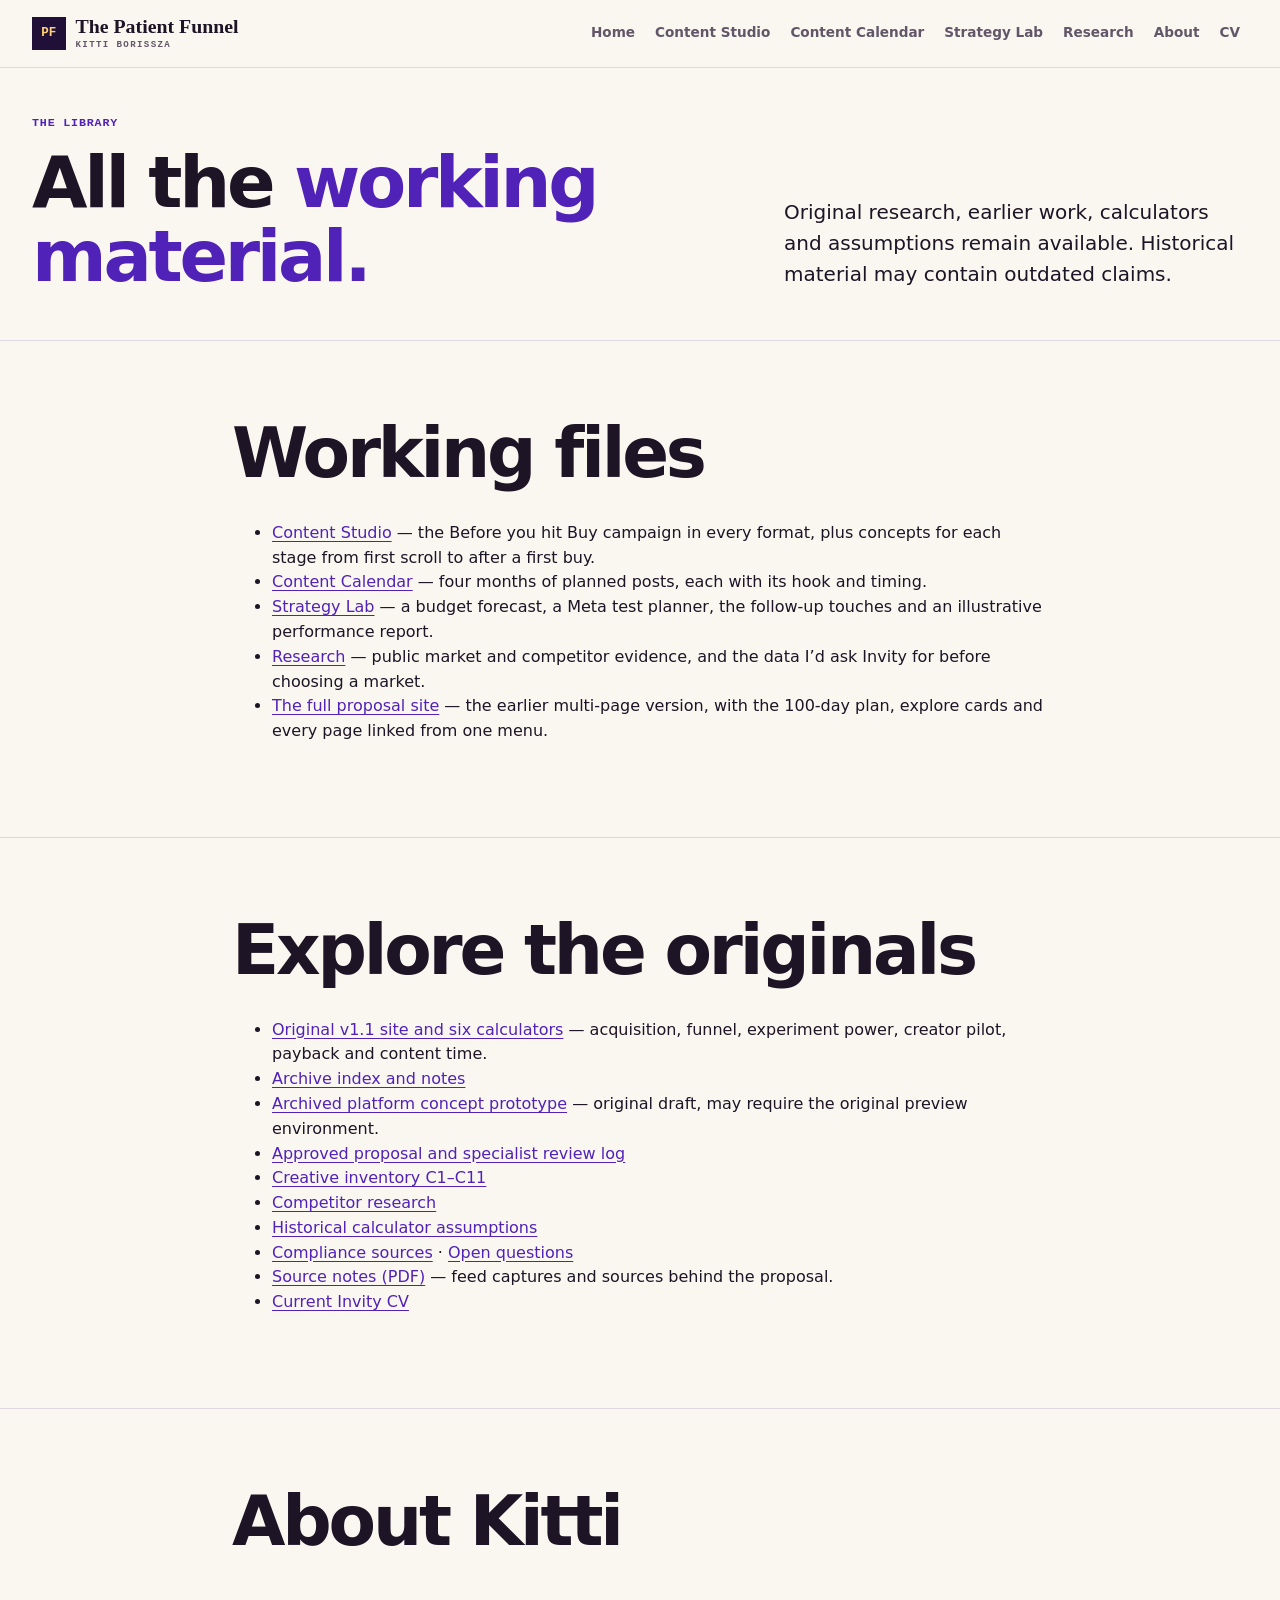
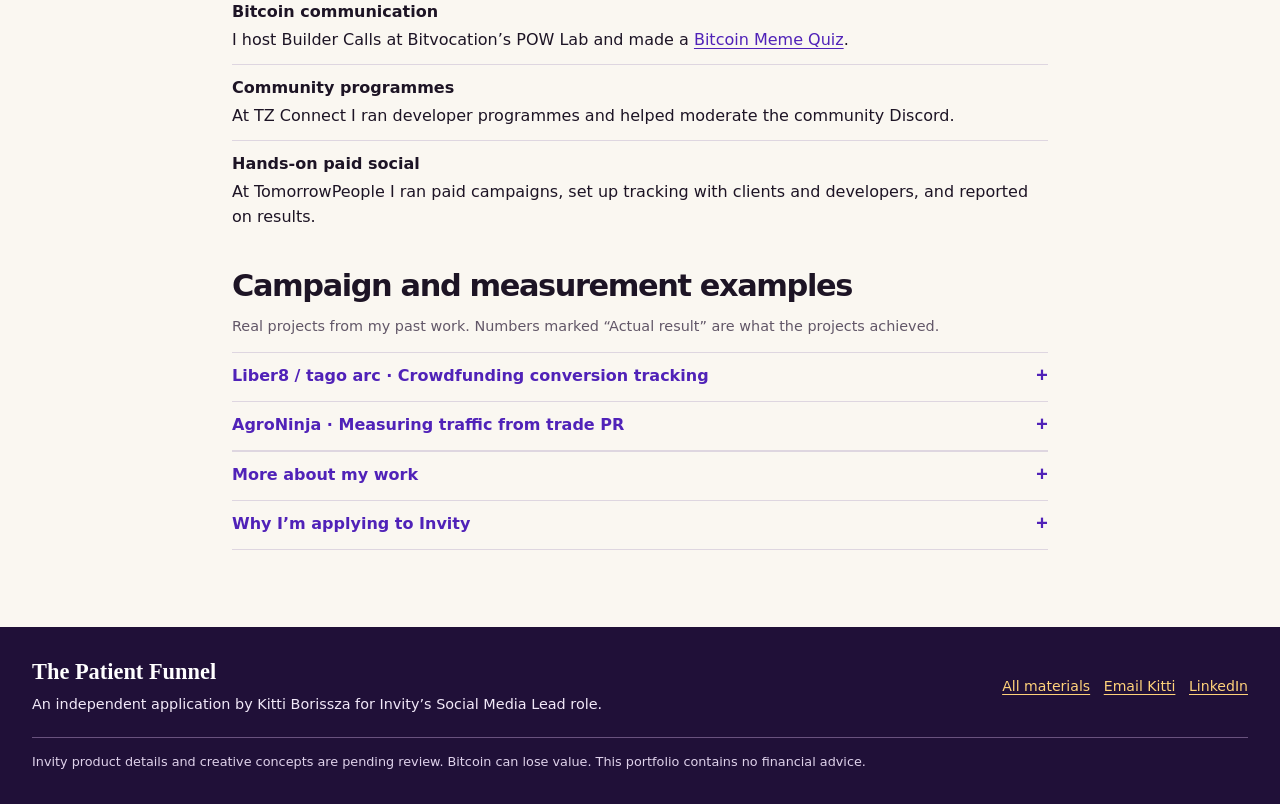
<file: materials.html>
<!doctype html><html lang="en"><head><meta charset="utf-8"><meta name="viewport" content="width=device-width,initial-scale=1"><title>All materials · The Patient Funnel</title><meta name="description" content="Every working file behind Kitti Borissza's independent Invity application: Content Studio, Content Calendar, Strategy Lab, Research, the original site and calculators, archive notes, source notes and the CV."><meta name="author" content="Kitti Borissza"><meta name="referrer" content="strict-origin-when-cross-origin"><link rel="canonical" href="https://kittiborissza.github.io/the-patient-funnel/materials.html"><meta property="og:type" content="website"><meta property="og:title" content="All materials · Kitti Borissza"><meta property="og:description" content="Independent application proposal for Invity's Social Media Lead role. Not an official Invity page."><meta property="og:url" content="https://kittiborissza.github.io/the-patient-funnel/materials.html"><meta property="og:image" content="https://kittiborissza.github.io/the-patient-funnel/og.png"><meta name="twitter:card" content="summary_large_image"><meta name="twitter:image" content="https://kittiborissza.github.io/the-patient-funnel/og.png"><meta name="theme-color" content="#24084c"><link rel="icon" href="data:,"><link rel="stylesheet" href="styles.css"><script src="interactions.js" defer></script></head><body><a class="skip" href="#main">Skip to content</a><header class="site-head"><div class="wrap head-inner">
  <a class="wordmark" href="index.html"><span class="monogram" aria-hidden="true">PF</span><span>The Patient Funnel<small>KITTI BORISSZA</small></span></a>
  <nav aria-label="Main navigation"><a href="index.html">Home</a><a href="ad-gallery.html">Content Studio</a><a href="content-calendar.html">Content Calendar</a><a href="strategy.html">Strategy Lab</a><a href="research.html">Research</a><a href="index.html#about">About</a><a href="cv/Kitti-Borissza-Invity-Social-Media-Lead.pdf?v=76632c7b">CV</a></nav>
</div></header>
<main id="main"><header class="page-intro wrap"><div><p class="eyebrow">THE LIBRARY</p><h1>All the <em>working material.</em></h1></div><div class="intro-copy"><p>Original research, earlier work, calculators and assumptions remain available. Historical material may contain outdated claims.</p></div></header><section class="section-band" id="working-files" aria-labelledby="working-files-h"><div class="wrap narrow-wrap"><h2 id="working-files-h">Working files</h2><ul><li><a href="ad-gallery.html">Content Studio</a> — the Before you hit Buy campaign in every format, plus concepts for each stage from first scroll to after a first buy.</li><li><a href="content-calendar.html">Content Calendar</a> — four months of planned posts, each with its hook and timing.</li><li><a href="strategy.html">Strategy Lab</a> — a budget forecast, a Meta test planner, the follow-up touches and an illustrative performance report.</li><li><a href="research.html">Research</a> — public market and competitor evidence, and the data I’d ask Invity for before choosing a market.</li><li><a href="full/index.html">The full proposal site</a> — the earlier multi-page version, with the 100-day plan, explore cards and every page linked from one menu.</li></ul></div></section>
<section class="section-band"><div class="wrap narrow-wrap"><h2>Explore the originals</h2><ul><li><a href="archive/v1.1.0/index.html">Original v1.1 site and six calculators</a> — acquisition, funnel, experiment power, creator pilot, payback and content time.</li><li><a href="https://github.com/KittiBorissza/the-patient-funnel/blob/main/archive/notes/README.md">Archive index and notes</a></li><li><a href="archive/notes/platform-concept-prototype.html">Archived platform concept prototype</a> — original draft, may require the original preview environment.</li><li><a href="https://github.com/KittiBorissza/the-patient-funnel/blob/main/APPROVED_PROPOSAL.md">Approved proposal and specialist review log</a></li><li><a href="https://github.com/KittiBorissza/the-patient-funnel/blob/main/archive/notes/creative-inventory.md">Creative inventory C1–C11</a></li><li><a href="https://github.com/KittiBorissza/the-patient-funnel/blob/main/archive/notes/competitor-pack.md">Competitor research</a></li><li><a href="https://github.com/KittiBorissza/the-patient-funnel/blob/main/archive/notes/calculator-assumptions.md">Historical calculator assumptions</a></li><li><a href="https://github.com/KittiBorissza/the-patient-funnel/blob/main/archive/notes/compliance-sources.md">Compliance sources</a> · <a href="https://github.com/KittiBorissza/the-patient-funnel/blob/main/archive/notes/open-questions.md">Open questions</a></li><li><a href="materials/Invity_X_First_Source_Notes.pdf">Source notes (PDF)</a> — feed captures and sources behind the proposal.</li><li><a href="cv/Kitti-Borissza-Invity-Social-Media-Lead.pdf?v=76632c7b">Current Invity CV</a></li></ul></div></section>
<section class="section-band" id="about-kitti" aria-labelledby="about-kitti-h"><div class="wrap narrow-wrap">
<h2 id="about-kitti-h">About Kitti</h2>
      <dl class="proof-list">
        <div><dt>Bitcoin communication</dt><dd>I host Builder Calls at Bitvocation’s POW Lab and made a <a href="https://bitcoin-meme-21.borisszakitti.chatgpt.site/">Bitcoin Meme Quiz</a>.</dd></div>
        <div><dt>Community programmes</dt><dd>At TZ Connect I ran developer programmes and helped moderate the community Discord.</dd></div>
        <div><dt>Hands-on paid social</dt><dd>At TomorrowPeople I ran paid campaigns, set up tracking with clients and developers, and reported on results.</dd></div>
      </dl>
      <section id="campaign-evidence" aria-labelledby="campaign-evidence-h">
        <h3 id="campaign-evidence-h">Campaign and measurement examples</h3>
        <p class="note">Real projects from my past work. Numbers marked “Actual result” are what the projects achieved.</p>
        <details class="disclosure" id="case-liber8">
          <summary>Liber8 / tago arc · Crowdfunding conversion tracking</summary>
          <div class="detail-body">
            <p>I coordinated the Facebook conversion pixel on the Indiegogo thank-you page with the developer and Indiegogo. I checked that the event fired, helped resolve duplicate tracking, and briefed the purchase, add-to-cart and remarketing events for the webshop.</p>
            <p><strong>Actual result.</strong> The team raised $104,407 against a $40,000 goal across all channels.</p>
            <p><a href="archive/v1.1.0/index.html#done">See the original campaign notes</a></p>
          </div>
        </details>
        <details class="disclosure" id="case-agroninja">
          <summary>AgroNinja · Measuring traffic from trade PR</summary>
          <div class="detail-body">
            <p>I worked on pre-launch acquisition, trade PR and international reseller outreach for the cattle-weighing app. We tagged the links in our PR outreach with UTM parameters so we could identify visits from trade coverage in Google Analytics alongside traffic from paid campaigns.</p>
            <p><strong>Actual result.</strong> We made contact with 150+ resellers internationally and recorded 3,000+ pre-sales registrations.</p>
          </div>
        </details>
      </section>
      <details class="disclosure"><summary>More about my work</summary><div class="detail-body"><ul class="career-list"><li><b>2023–present</b> Independent Host and Facilitator. I host POW Lab Builder Calls, Data Science Klub and Data Café, and MC’d the Compass AI &amp; Tech Summit Data Stage.</li><li><b>2023</b> Marketing &amp; Community Manager, Circles Entropy.</li><li><b>2021–2023</b> Adoption &amp; Community Lead, TZ Connect / Tezos. I built hackathons, education programmes and incubation for developers.</li><li><b>2018–2021</b> Product Owner, Climate Game On. I led app development and acquisition with eight NGO partners.</li><li><b>2015–2022</b> Freelance marketing and communications, TomorrowPeople.</li><li><b>2014–2015</b> Founder, priSMa.</li><li><b>2009–2014</b> Senior Community Manager, Karmamedia.</li></ul></div></details>
  <details class="disclosure"><summary>Why I’m applying to Invity</summary><div class="detail-body"><p>I like that Invity is Bitcoin-only and talks about holding for years. It gives social a concrete job: show how things work and give people enough context to make their own decision.</p><p>I left agency life to work with startups and tech communities. AI tools now take some of the repetitive production out of hands-on social, and I want to spend that time making things, reading the response and talking to people.</p></div></details>
</div></section></main><footer class="site-foot"><div class="wrap foot-inner"><div><strong>The Patient Funnel</strong><p>An independent application by Kitti Borissza for Invity’s Social Media Lead role.</p></div><div><a href="materials.html" aria-current="page">All materials</a><a href="mailto:borisszakitti@gmail.com">Email Kitti</a><a href="https://www.linkedin.com/in/kittiborissza">LinkedIn</a></div></div><div class="wrap fineprint">Invity product details and creative concepts are pending review. Bitcoin can lose value. This portfolio contains no financial advice.</div></footer>
</body></html>
</file>
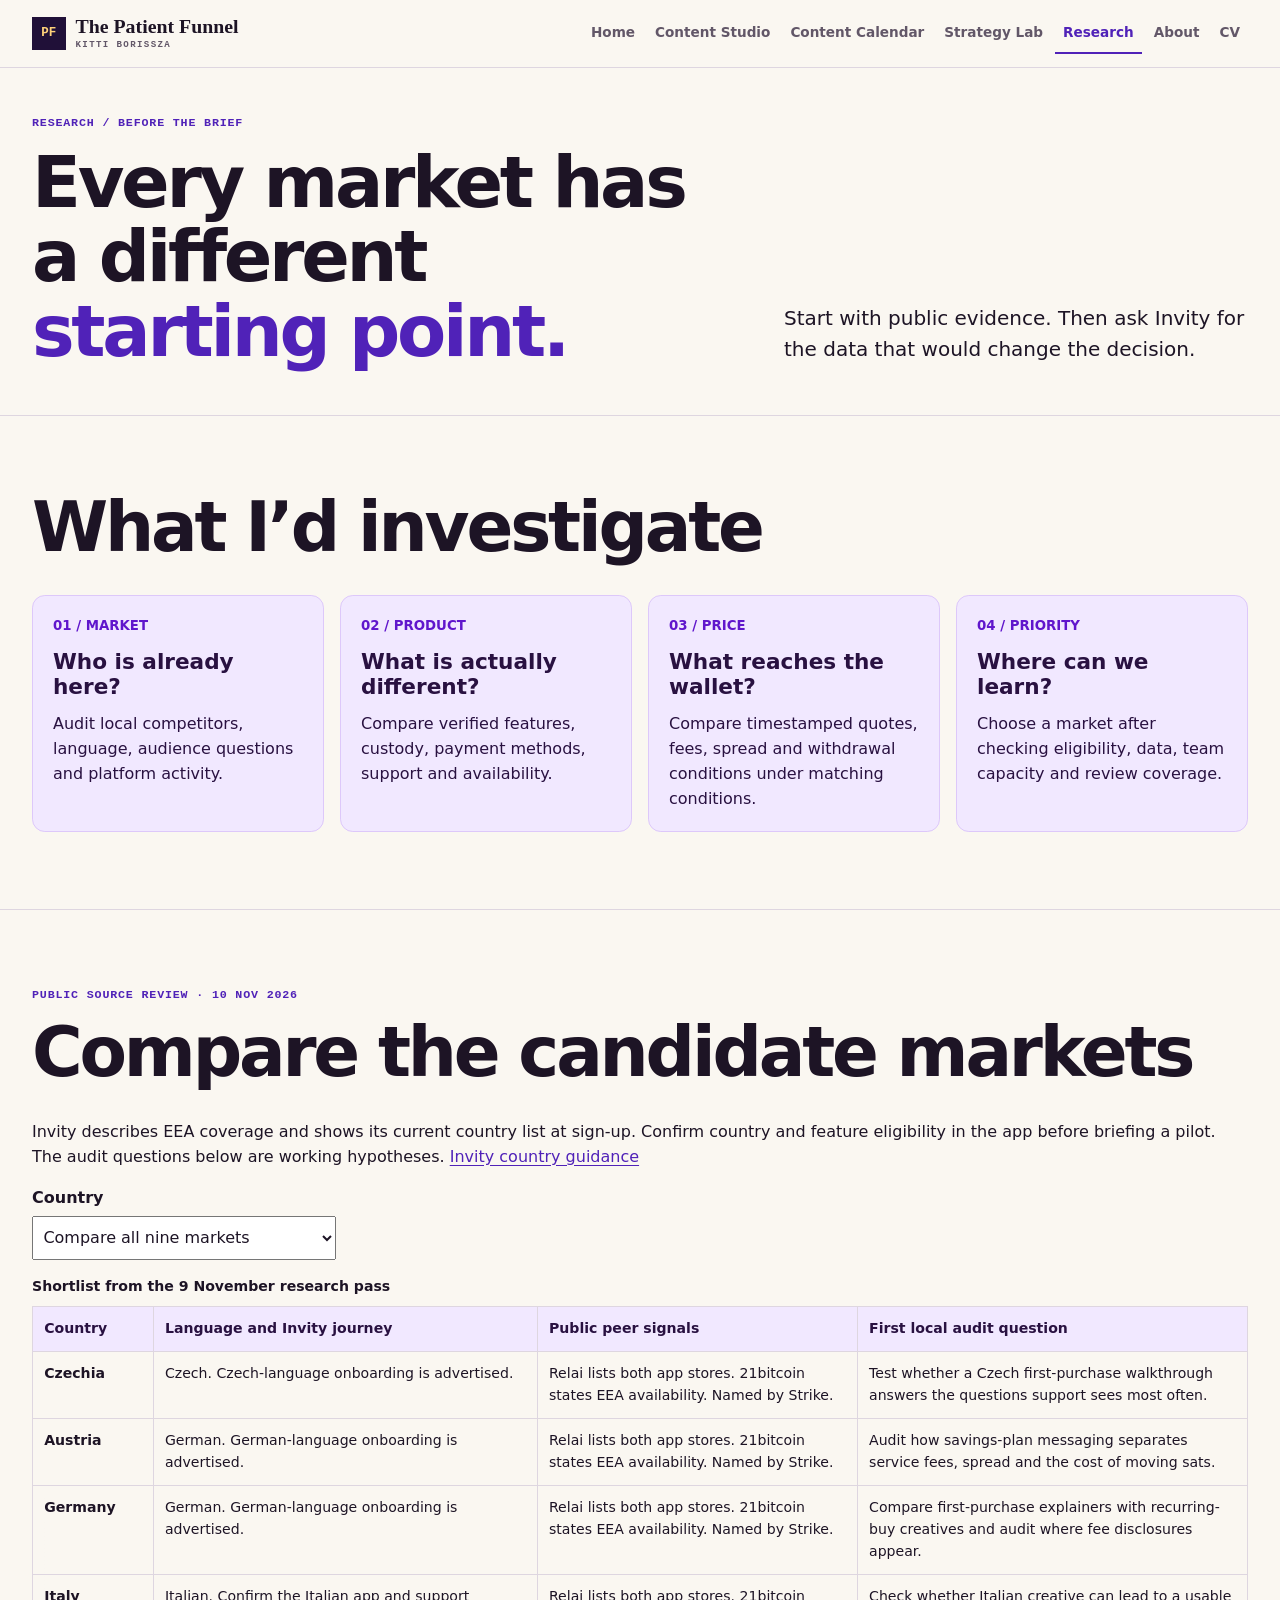
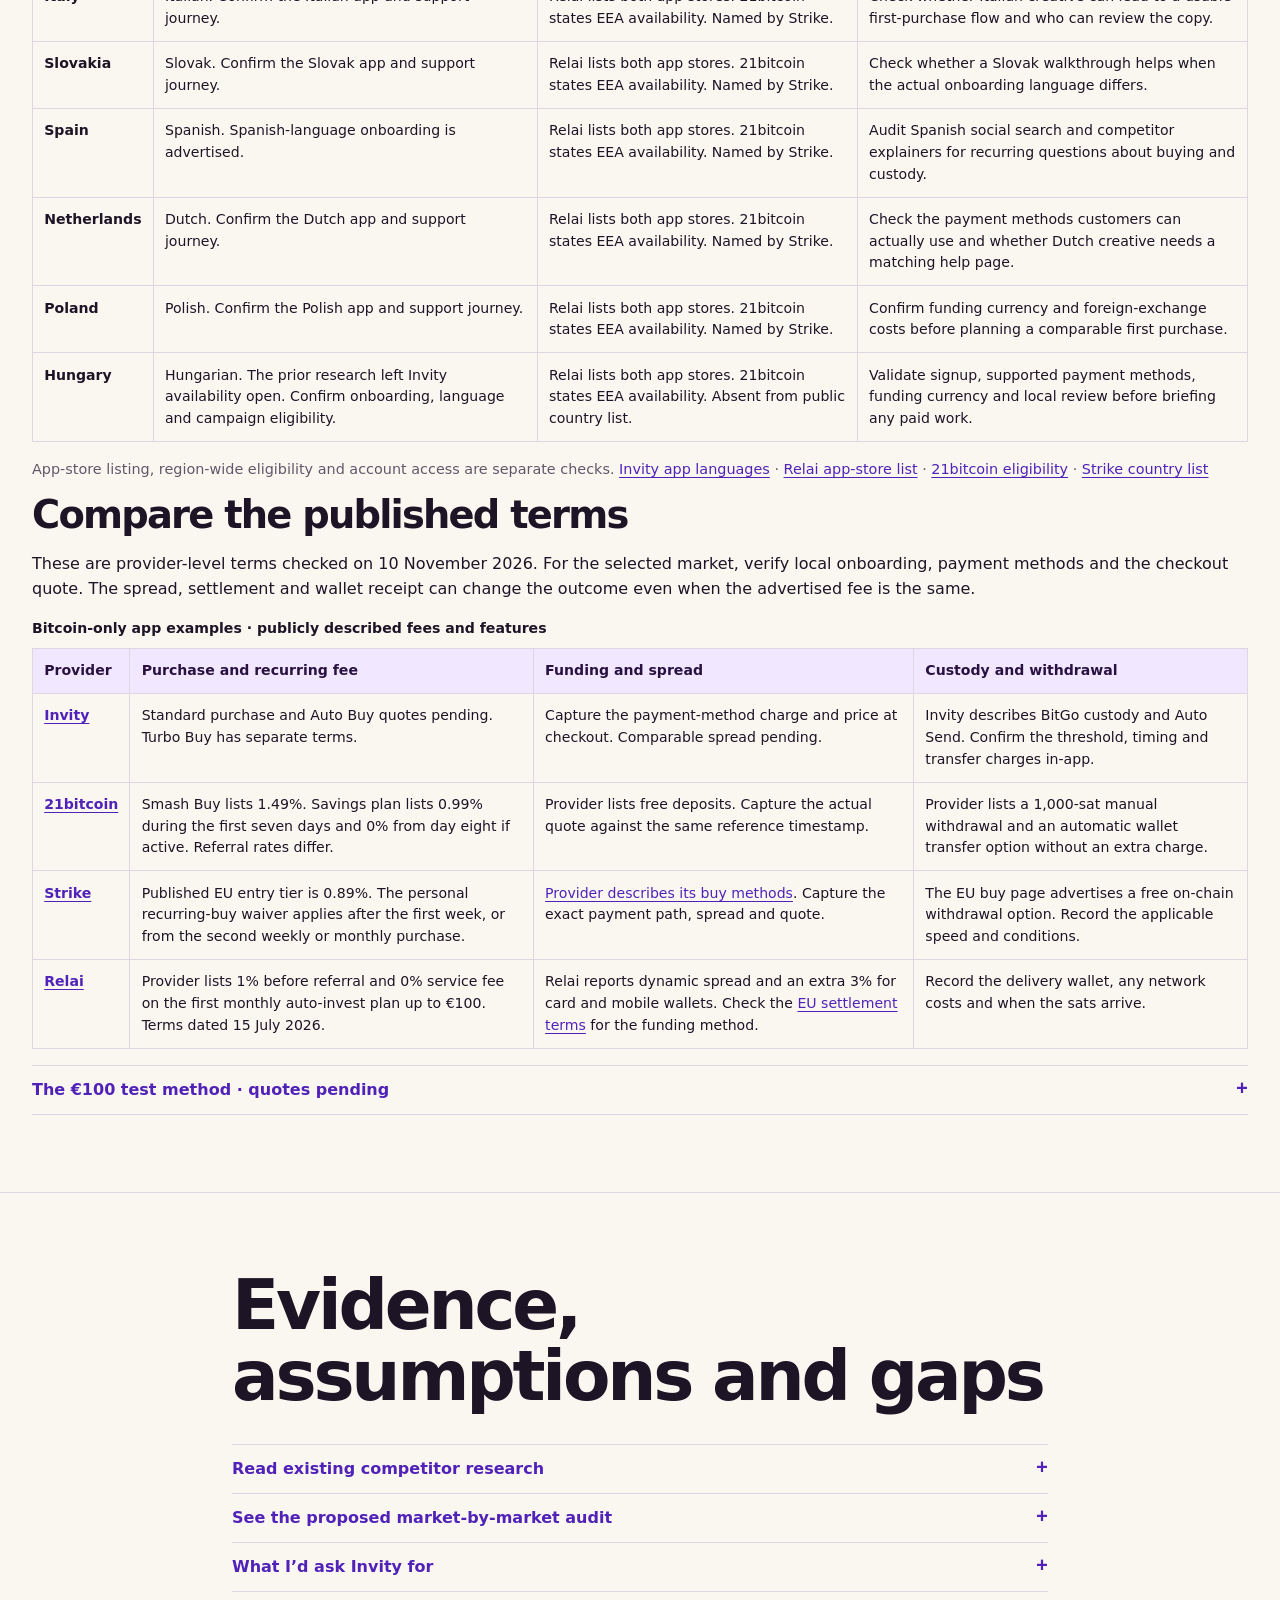
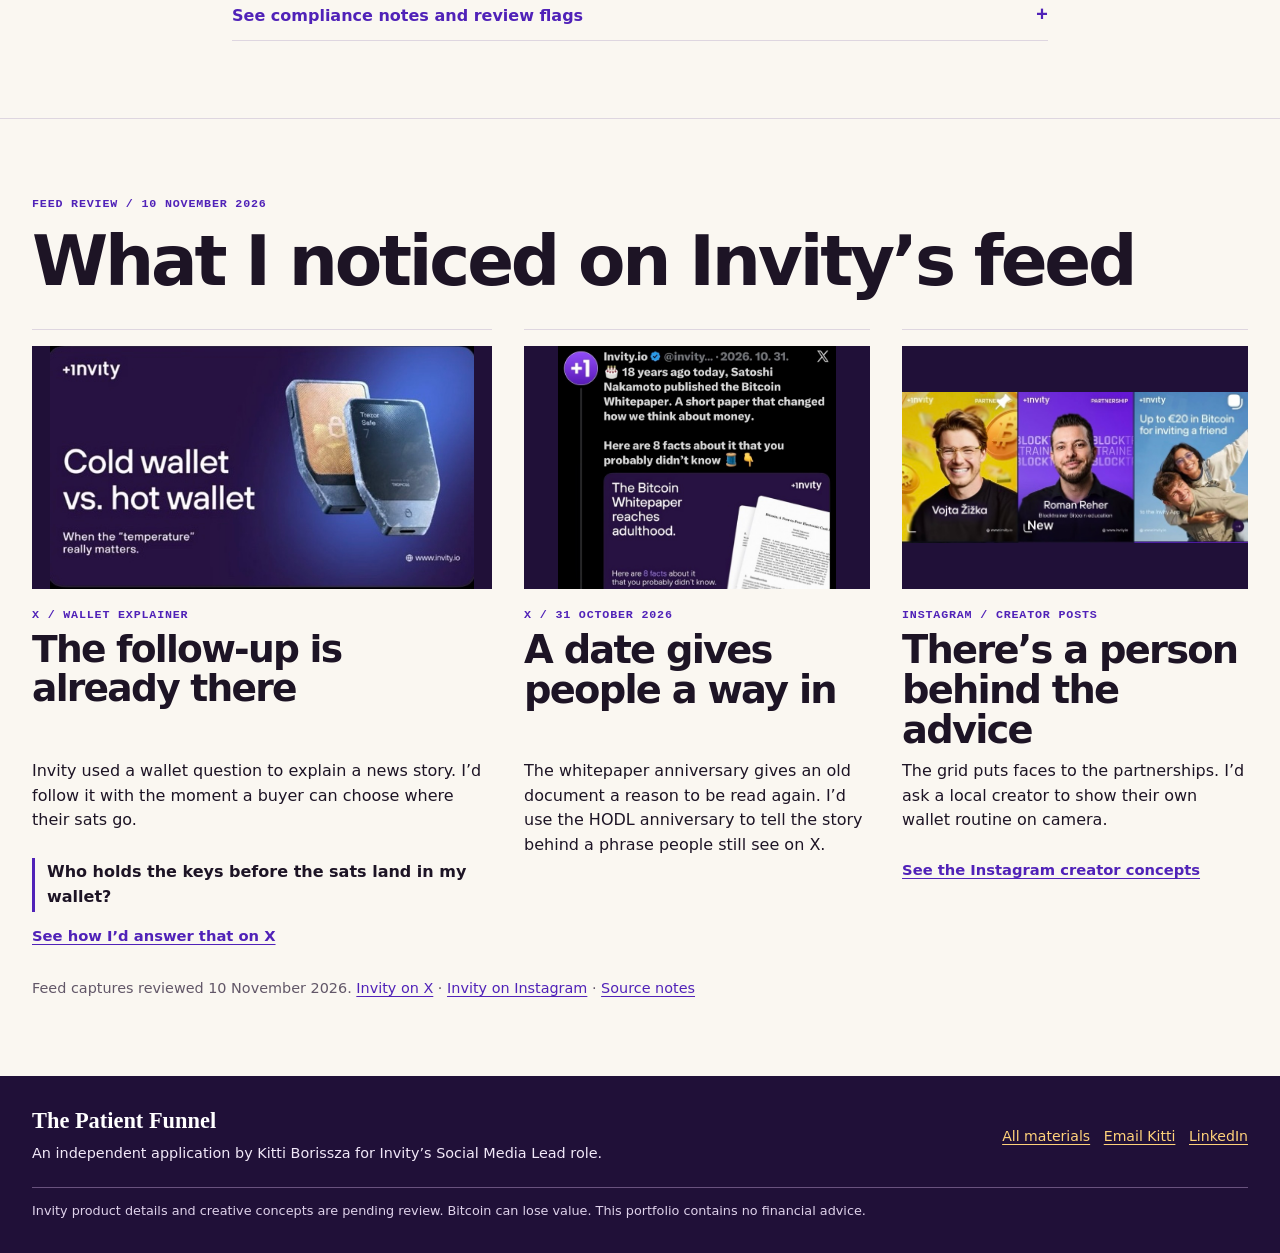
<file: research.html>
<!doctype html><html lang="en"><head><meta charset="utf-8"><meta name="viewport" content="width=device-width,initial-scale=1"><title>Research · The Patient Funnel</title><meta name="description" content="Market and competitor research behind Kitti Borissza's independent Invity application: nine candidate markets, published provider terms, and the evidence, assumptions and gaps."><meta name="author" content="Kitti Borissza"><meta name="referrer" content="strict-origin-when-cross-origin"><link rel="canonical" href="https://kittiborissza.github.io/the-patient-funnel/research.html"><meta property="og:type" content="website"><meta property="og:title" content="Research · Kitti Borissza"><meta property="og:description" content="Independent application proposal for Invity's Social Media Lead role. Not an official Invity page."><meta property="og:url" content="https://kittiborissza.github.io/the-patient-funnel/research.html"><meta property="og:image" content="https://kittiborissza.github.io/the-patient-funnel/og.png"><meta name="twitter:card" content="summary_large_image"><meta name="twitter:image" content="https://kittiborissza.github.io/the-patient-funnel/og.png"><meta name="theme-color" content="#24084c"><link rel="icon" href="data:,"><link rel="stylesheet" href="styles.css"><script src="interactions.js" defer></script></head><body><a class="skip" href="#main">Skip to content</a><header class="site-head"><div class="wrap head-inner">
  <a class="wordmark" href="index.html"><span class="monogram" aria-hidden="true">PF</span><span>The Patient Funnel<small>KITTI BORISSZA</small></span></a>
  <nav aria-label="Main navigation"><a href="index.html">Home</a><a href="ad-gallery.html">Content Studio</a><a href="content-calendar.html">Content Calendar</a><a href="strategy.html">Strategy Lab</a><a href="research.html" aria-current="page">Research</a><a href="index.html#about">About</a><a href="cv/Kitti-Borissza-Invity-Social-Media-Lead.pdf?v=76632c7b">CV</a></nav>
</div></header>
<main id="main"><header class="page-intro wrap"><div><p class="eyebrow">RESEARCH / BEFORE THE BRIEF</p><h1>Every market has a different <em>starting point.</em></h1></div><div class="intro-copy"><p>Start with public evidence. Then ask Invity for the data that would change the decision.</p></div></header><section class="section-band"><div class="wrap"><h2>What I’d investigate</h2><div class="funnel-cards"><div><small>01 / MARKET</small><strong>Who is already here?</strong><p>Audit local competitors, language, audience questions and platform activity.</p></div><div><small>02 / PRODUCT</small><strong>What is actually different?</strong><p>Compare verified features, custody, payment methods, support and availability.</p></div><div><small>03 / PRICE</small><strong>What reaches the wallet?</strong><p>Compare timestamped quotes, fees, spread and withdrawal conditions under matching conditions.</p></div><div><small>04 / PRIORITY</small><strong>Where can we learn?</strong><p>Choose a market after checking eligibility, data, team capacity and review coverage.</p></div></div></div></section>
<section class="section-band" id="markets" aria-labelledby="markets-heading"><div class="wrap">
  <p class="eyebrow">PUBLIC SOURCE REVIEW · <time datetime="2026-11-10">10 NOV 2026</time></p>
  <h2 id="markets-heading">Compare the candidate markets</h2>
  <p>Invity describes EEA coverage and shows its current country list at sign-up. Confirm country and feature eligibility in the app before briefing a pilot. The audit questions below are working hypotheses. <a href="https://downloadapp.invity.io/legal">Invity country guidance</a></p>
  <div class="research-filter" hidden>
    <label for="research-country">Country</label>
    <select id="research-country"><option value="">Compare all nine markets</option><option value="cz">Czechia</option><option value="at">Austria</option><option value="de">Germany</option><option value="it">Italy</option><option value="sk">Slovakia</option><option value="es">Spain</option><option value="nl">Netherlands</option><option value="pl">Poland</option><option value="hu">Hungary</option></select>
  </div>
  <div class="research-table" role="region" aria-label="Country comparison" tabindex="0"><table>
    <caption>Shortlist from the 9 November research pass</caption>
    <thead><tr><th scope="col">Country</th><th scope="col">Language and Invity journey</th><th scope="col">Public peer signals</th><th scope="col">First local audit question</th></tr></thead>
    <tbody><tr id="market-cz"><th scope="row">Czechia</th><td>Czech. Czech-language onboarding is advertised.</td><td>Relai lists both app stores. 21bitcoin states EEA availability. Named by Strike.</td><td>Test whether a Czech first-purchase walkthrough answers the questions support sees most often.</td></tr>
<tr id="market-at"><th scope="row">Austria</th><td>German. German-language onboarding is advertised.</td><td>Relai lists both app stores. 21bitcoin states EEA availability. Named by Strike.</td><td>Audit how savings-plan messaging separates service fees, spread and the cost of moving sats.</td></tr>
<tr id="market-de"><th scope="row">Germany</th><td>German. German-language onboarding is advertised.</td><td>Relai lists both app stores. 21bitcoin states EEA availability. Named by Strike.</td><td>Compare first-purchase explainers with recurring-buy creatives and audit where fee disclosures appear.</td></tr>
<tr id="market-it"><th scope="row">Italy</th><td>Italian. Confirm the Italian app and support journey.</td><td>Relai lists both app stores. 21bitcoin states EEA availability. Named by Strike.</td><td>Check whether Italian creative can lead to a usable first-purchase flow and who can review the copy.</td></tr>
<tr id="market-sk"><th scope="row">Slovakia</th><td>Slovak. Confirm the Slovak app and support journey.</td><td>Relai lists both app stores. 21bitcoin states EEA availability. Named by Strike.</td><td>Check whether a Slovak walkthrough helps when the actual onboarding language differs.</td></tr>
<tr id="market-es"><th scope="row">Spain</th><td>Spanish. Spanish-language onboarding is advertised.</td><td>Relai lists both app stores. 21bitcoin states EEA availability. Named by Strike.</td><td>Audit Spanish social search and competitor explainers for recurring questions about buying and custody.</td></tr>
<tr id="market-nl"><th scope="row">Netherlands</th><td>Dutch. Confirm the Dutch app and support journey.</td><td>Relai lists both app stores. 21bitcoin states EEA availability. Named by Strike.</td><td>Check the payment methods customers can actually use and whether Dutch creative needs a matching help page.</td></tr>
<tr id="market-pl"><th scope="row">Poland</th><td>Polish. Confirm the Polish app and support journey.</td><td>Relai lists both app stores. 21bitcoin states EEA availability. Named by Strike.</td><td>Confirm funding currency and foreign-exchange costs before planning a comparable first purchase.</td></tr>
<tr id="market-hu"><th scope="row">Hungary</th><td>Hungarian. The prior research left Invity availability open. Confirm onboarding, language and campaign eligibility.</td><td>Relai lists both app stores. 21bitcoin states EEA availability. Absent from public country list.</td><td>Validate signup, supported payment methods, funding currency and local review before briefing any paid work.</td></tr></tbody>
  </table></div>
  <p class="note">App-store listing, region-wide eligibility and account access are separate checks. <a href="https://www.invity.io/">Invity app languages</a> · <a href="https://support.relai.app/en/articles/194248-is-relai-available-in-my-country">Relai app-store list</a> · <a href="https://21bitcoin.app/en/blog/this-is-how-opening-an-account-with-21bitcoin-works">21bitcoin eligibility</a> · <a href="https://strike.me/gb/en/support/where-is-strike-available/">Strike country list</a></p>

  <h3>Compare the published terms</h3>
  <p>These are provider-level terms checked on 10 November 2026. For the selected market, verify local onboarding, payment methods and the checkout quote. The spread, settlement and wallet receipt can change the outcome even when the advertised fee is the same.</p>
  <div class="research-table" role="region" aria-label="Provider fee and feature comparison" tabindex="0"><table>
    <caption>Bitcoin-only app examples · publicly described fees and features</caption>
    <thead><tr><th scope="col">Provider</th><th scope="col">Purchase and recurring fee</th><th scope="col">Funding and spread</th><th scope="col">Custody and withdrawal</th></tr></thead>
    <tbody>
      <tr><th scope="row"><a href="https://www.invity.io/">Invity</a></th><td>Standard purchase and Auto Buy quotes pending. Turbo Buy has separate terms.</td><td>Capture the payment-method charge and price at checkout. Comparable spread pending.</td><td>Invity describes BitGo custody and Auto Send. Confirm the threshold, timing and transfer charges in-app.</td></tr>
      <tr><th scope="row"><a href="https://21bitcoin.app/en/fees">21bitcoin</a></th><td>Smash Buy lists 1.49%. Savings plan lists 0.99% during the first seven days and 0% from day eight if active. Referral rates differ.</td><td>Provider lists free deposits. Capture the actual quote against the same reference timestamp.</td><td>Provider lists a 1,000-sat manual withdrawal and an automatic wallet transfer option without an extra charge.</td></tr>
      <tr><th scope="row"><a href="https://strike.me/eu/en/support/what-are-the-trading-fees/">Strike</a></th><td>Published EU entry tier is 0.89%. The personal recurring-buy waiver applies after the first week, or from the second weekly or monthly purchase.</td><td><a href="https://strike.me/eu/en/buy/">Provider describes its buy methods</a>. Capture the exact payment path, spread and quote.</td><td>The EU buy page advertises a free on-chain withdrawal option. Record the applicable speed and conditions.</td></tr>
      <tr><th scope="row"><a href="https://support.relai.app/en/articles/194297-how-much-do-i-pay-in-fees-for-buying-selling-bitcoin">Relai</a></th><td>Provider lists 1% before referral and 0% service fee on the first monthly auto-invest plan up to €100. Terms dated 15 July 2026.</td><td>Relai reports dynamic spread and an extra 3% for card and mobile wallets. Check the <a href="https://relai.app/pricing-policy-eu/">EU settlement terms</a> for the funding method.</td><td>Record the delivery wallet, any network costs and when the sats arrive.</td></tr>
    </tbody>
  </table></div>
  <details class="disclosure" id="quote-method"><summary>The €100 test method · quotes pending</summary><div class="detail-body">
    <ol><li>Choose one eligible country, one purchase type, €100 and the same payment method. Use a separate run for a recurring purchase.</li><li>Capture each in-app quote in a matched time window. Record payment method, timestamp, fiat paid, provider fee, exchange rate and quoted sats.</li><li>Record actual sats received, time to receipt and any send fee. For direct-to-wallet routes, record settlement without a second transfer.</li><li>Compare received sats and document any delay or condition that affects comparability.</li></ol>
    <p>Quoted sats and wallet receipts are pending. <a href="ad-gallery.html#creative-compare-1">See the carousel concept</a>.</p>
  </div></details>
</div></section>
<section class="section-band" id="claims"><div class="wrap narrow-wrap"><h2>Evidence, assumptions and gaps</h2><details class="disclosure"><summary>Read existing competitor research</summary><div class="detail-body"><p>These charts come from the 9 November 2026 working research. Use the dated source links above for the updated public comparison.</p>
<ul>
  <li><a href="archive/notes/charts/01_competitive_landscape.png">Competitive landscape</a> · Historical fee bands and reported user counts. The chart uses midpoints.</li>
  <li><a href="archive/notes/charts/02_mica_passport_heatmap.png">Passport heatmap</a> · Historical named countries. Confirm account and campaign eligibility separately.</li>
  <li><a href="archive/notes/charts/03_fees_dca_comparison.png">Recurring-fee comparison</a> · Historical conditions differ by provider. Compare the full wallet journey.</li>
  <li><a href="archive/notes/charts/04_where_invity_wins.png">Invity differentiators</a> · Historical hypotheses. Recheck the claims and available product terms before reuse.</li>
</ul><p>The <a href="https://downloadapp.invity.io/turbo-buy">Turbo Buy FAQ</a> shows a 1.49% transaction service fee and a separate annual fee on the extra buying power. The archive’s broader interpretation of 1.49% and its claim that Turbo solves the fee comparison are superseded. Verify the applicable terms at checkout.</p>
<p><a href="https://github.com/KittiBorissza/the-patient-funnel/blob/main/archive/notes/competitor-pack.md">Open the original research pack</a></p></div></details><details class="disclosure"><summary>See the proposed market-by-market audit</summary><div class="detail-body"><p>For each eligible country: identify relevant competitors; record product features and quoted prices with dates, payment methods and sources; review channel mix, posting cadence, formats, messaging and community response. Record gaps and request local review. A market is not selected until availability, audience and resources are confirmed.</p><p>Candidate markets from the dated public review include Czechia, Austria, Germany, Italy, Slovakia, Spain, the Netherlands and Poland; Hungary requires confirmation. <a href="strategy.html#market-plan">See the full market model</a>.</p></div></details><details class="disclosure"><summary>What I’d ask Invity for</summary><div class="detail-body"><p>Permissioned audience and customer cohorts, market eligibility, support questions, existing creative and campaign performance, conversion definitions, tracking, capacity and the approval process. These are requests, not data I already have.</p><a href="strategy.html#needs">See the full data request</a></div></details><details class="disclosure"><summary>See compliance notes and review flags</summary><div class="detail-body"><p>Product claims, prices, current market availability, Auto Send conditions and ad eligibility require product and compliance review. Bitcoin can lose value. Generated concepts use approximate brand elements and are independent work.</p><a href="https://github.com/KittiBorissza/the-patient-funnel/blob/main/archive/notes/compliance-notes.md">Compliance notes</a> · <a href="https://github.com/KittiBorissza/the-patient-funnel/blob/main/archive/notes/mica-note.md">MiCA notes</a> · <a href="materials.html">All source materials</a></div></details></div></section>
<section class="section-band pitch-evidence" id="feed" aria-labelledby="feed-h">
  <div class="wrap">
    <p class="eyebrow">Feed review / 10 November 2026</p>
    <h2 id="feed-h">What I noticed on Invity’s feed</h2>
    <div class="evidence-grid">
      <article class="evidence-item evidence-lead">
        <a class="evidence-image" href="assets/invity-x-wallet.jpg">
          <img src="assets/invity-x-wallet.jpg" width="570" height="327" alt="Invity X post artwork reading Cold wallet vs. hot wallet, with two hardware wallets.">
        </a>
        <p class="eyebrow">X / Wallet explainer</p>
        <h3>The follow-up is already there</h3>
        <p>Invity used a wallet question to explain a news story. I’d follow it with the moment a buyer can choose where their sats go.</p>
        <blockquote class="evidence-question">Who holds the keys before the sats land in my wallet?</blockquote>
        <a class="text-link" href="ad-gallery.html#preview-keys-x">See how I’d answer that on X</a>
      </article>
      <article class="evidence-item">
        <a class="evidence-image" href="assets/invity-x-whitepaper.jpg">
          <img src="assets/invity-x-whitepaper.jpg" width="708" height="620" loading="lazy" alt="Invity’s 31 October 2026 X post marking the Bitcoin whitepaper anniversary.">
        </a>
        <p class="eyebrow">X / 31 October 2026</p>
        <h3>A date gives people a way in</h3>
        <p>The whitepaper anniversary gives an old document a reason to be read again. I’d use the HODL anniversary to tell the story behind a phrase people still see on X.</p>
      </article>
      <article class="evidence-item">
        <a class="evidence-image" href="assets/invity-ig-creators.jpg">
          <img src="assets/invity-ig-creators.jpg" width="707" height="307" loading="lazy" alt="Cropped Instagram grid featuring Invity partnership and creator posts.">
        </a>
        <p class="eyebrow">Instagram / Creator posts</p>
        <h3>There’s a person behind the advice</h3>
        <p>The grid puts faces to the partnerships. I’d ask a local creator to show their own wallet routine on camera.</p><p><a class="text-link" href="content-calendar.html#creator-collabs">See the Instagram creator concepts</a></p>
      </article>
    </div>
    <p class="note evidence-credit">Feed captures reviewed 10 November 2026. <a href="https://x.com/invity_io">Invity on X</a> · <a href="https://www.instagram.com/invity.io/">Invity on Instagram</a> · <a href="materials/Invity_X_First_Source_Notes.pdf">Source notes</a></p>
  </div>
</section>
</main><footer class="site-foot"><div class="wrap foot-inner"><div><strong>The Patient Funnel</strong><p>An independent application by Kitti Borissza for Invity’s Social Media Lead role.</p></div><div><a href="materials.html">All materials</a><a href="mailto:borisszakitti@gmail.com">Email Kitti</a><a href="https://www.linkedin.com/in/kittiborissza">LinkedIn</a></div></div><div class="wrap fineprint">Invity product details and creative concepts are pending review. Bitcoin can lose value. This portfolio contains no financial advice.</div></footer>
</body></html>
</file>
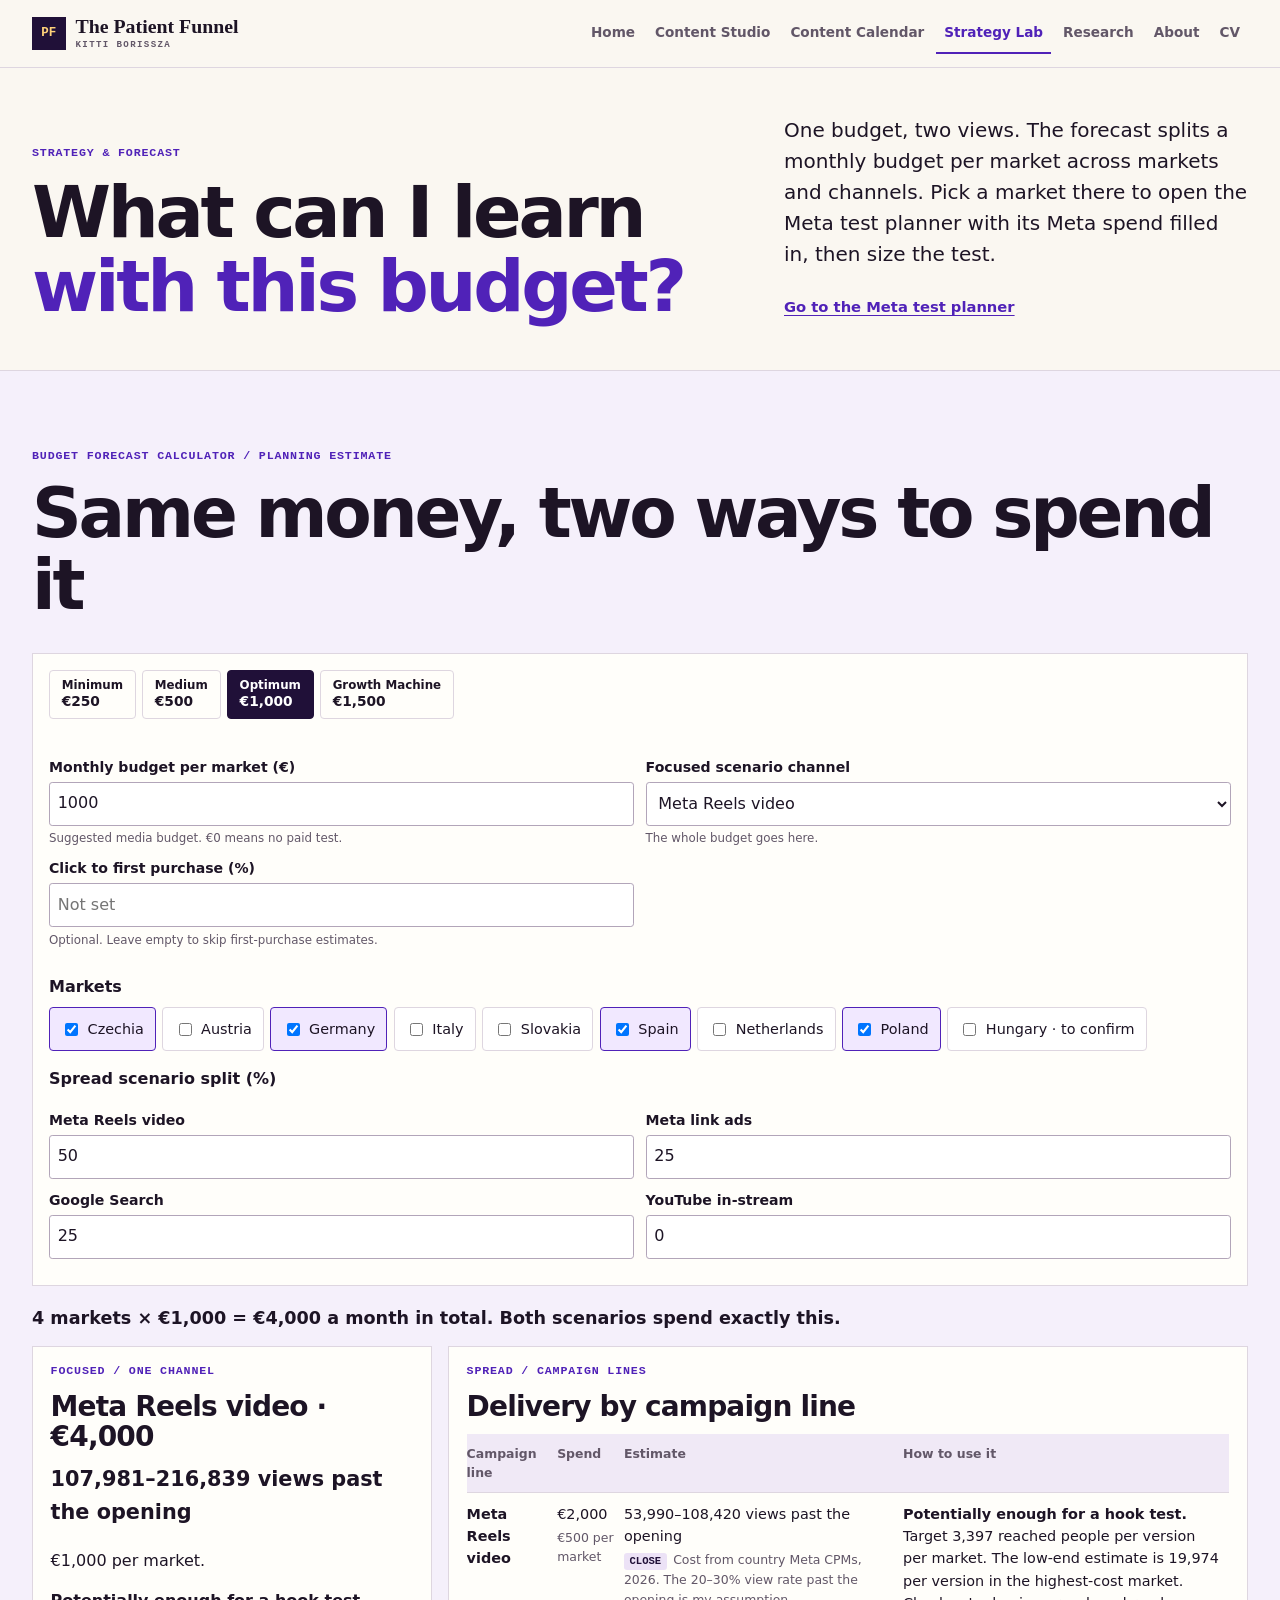
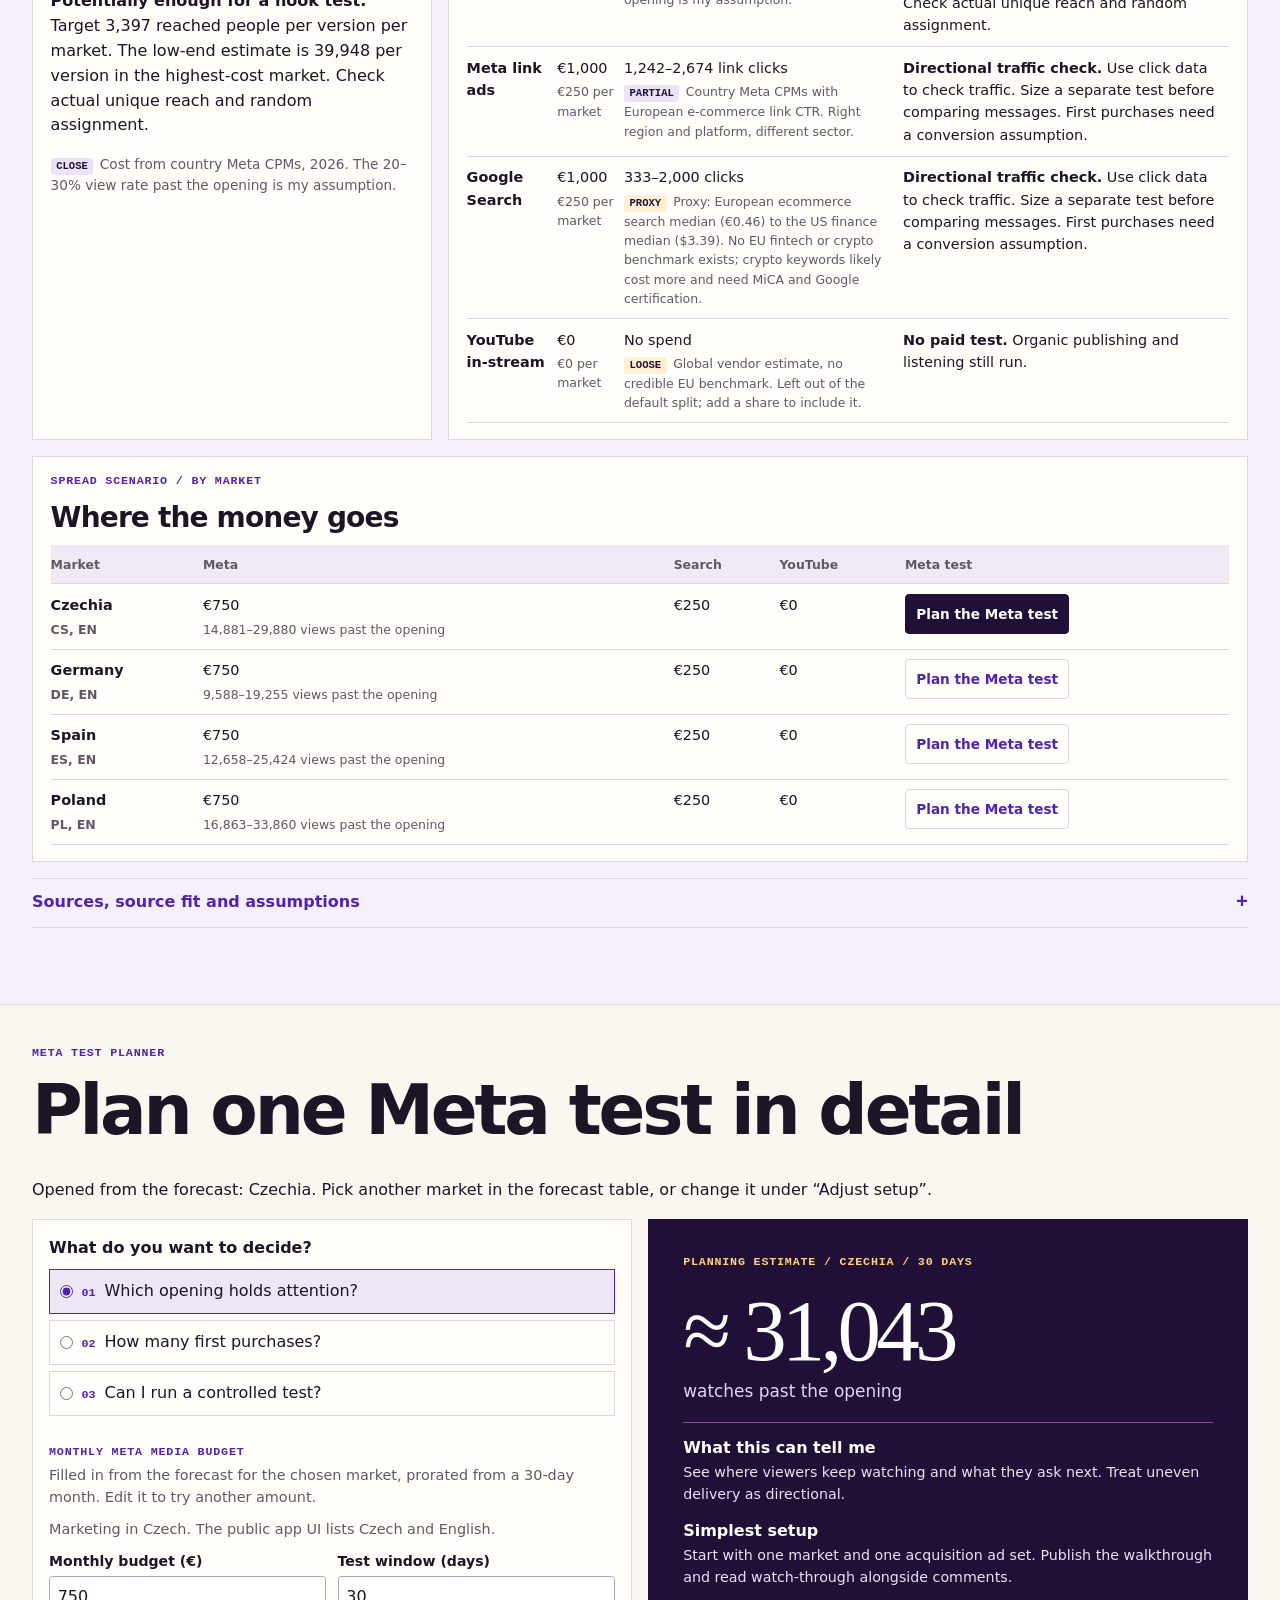
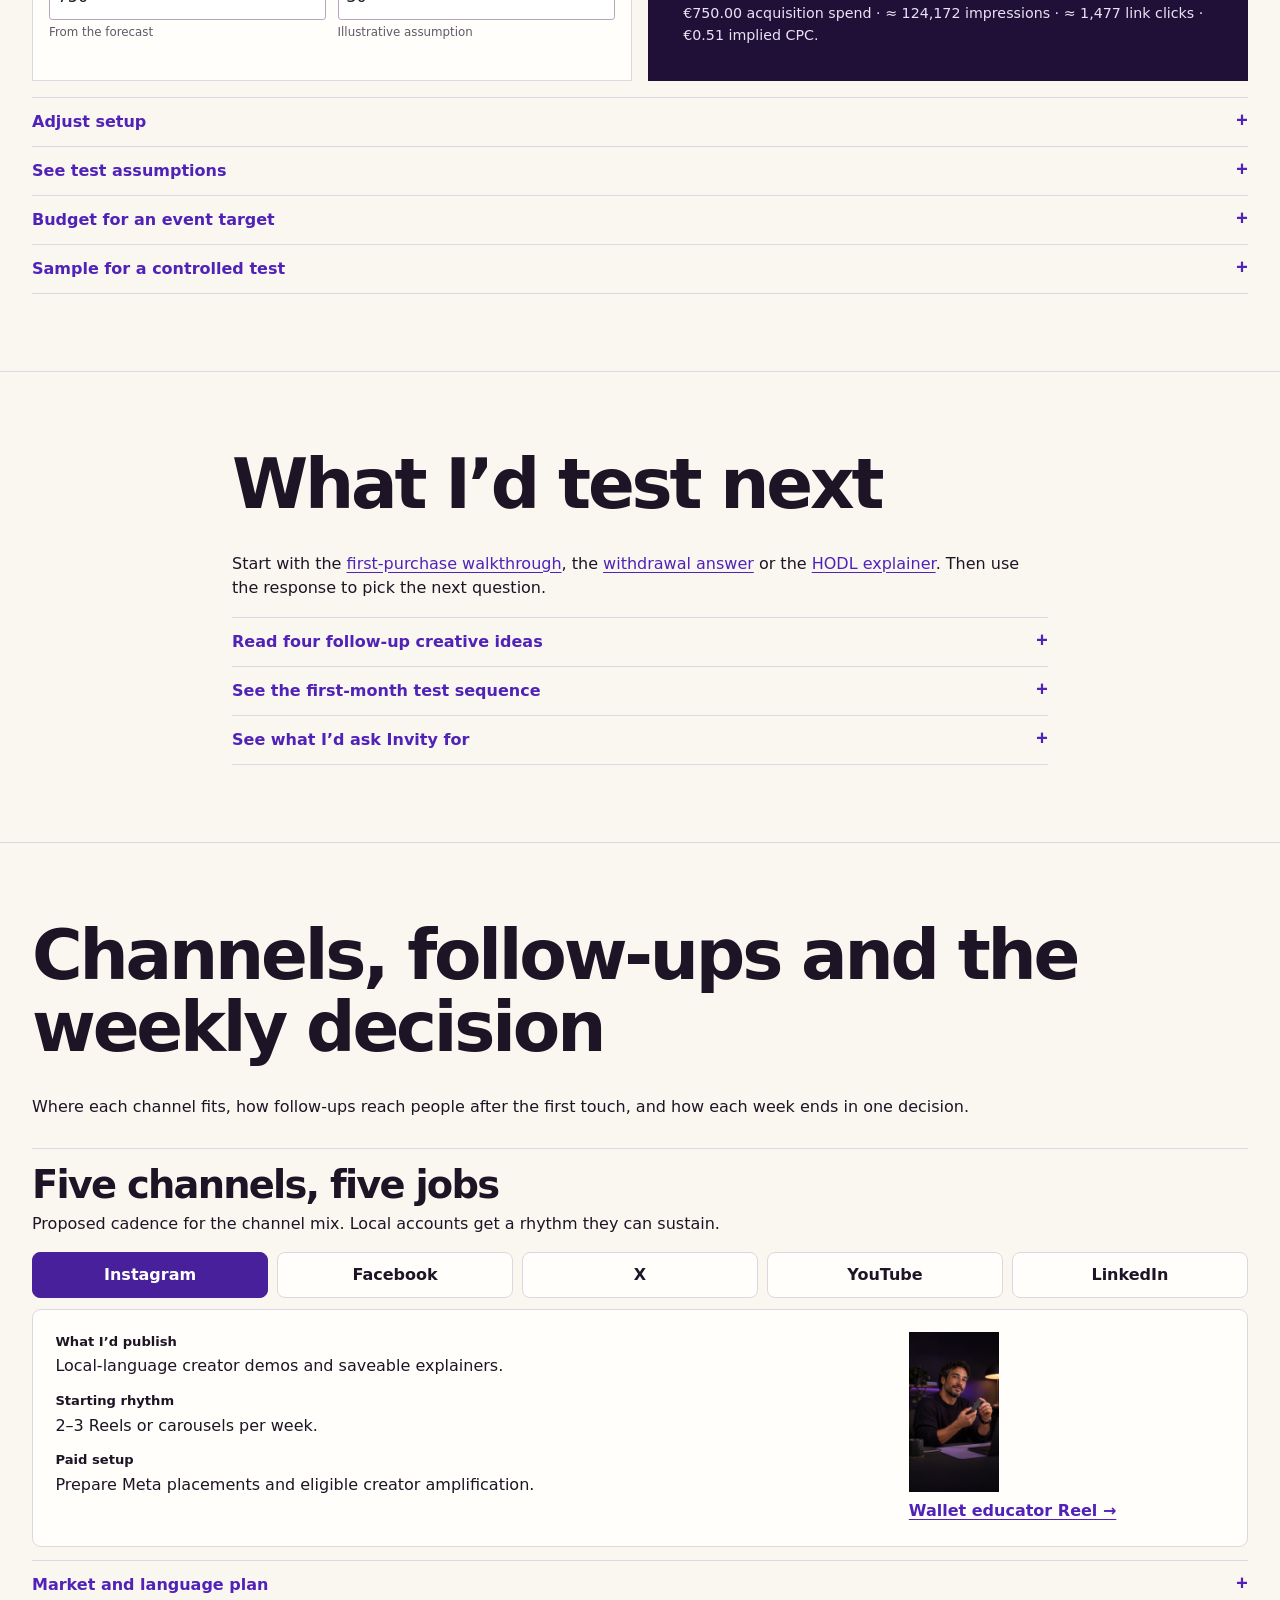
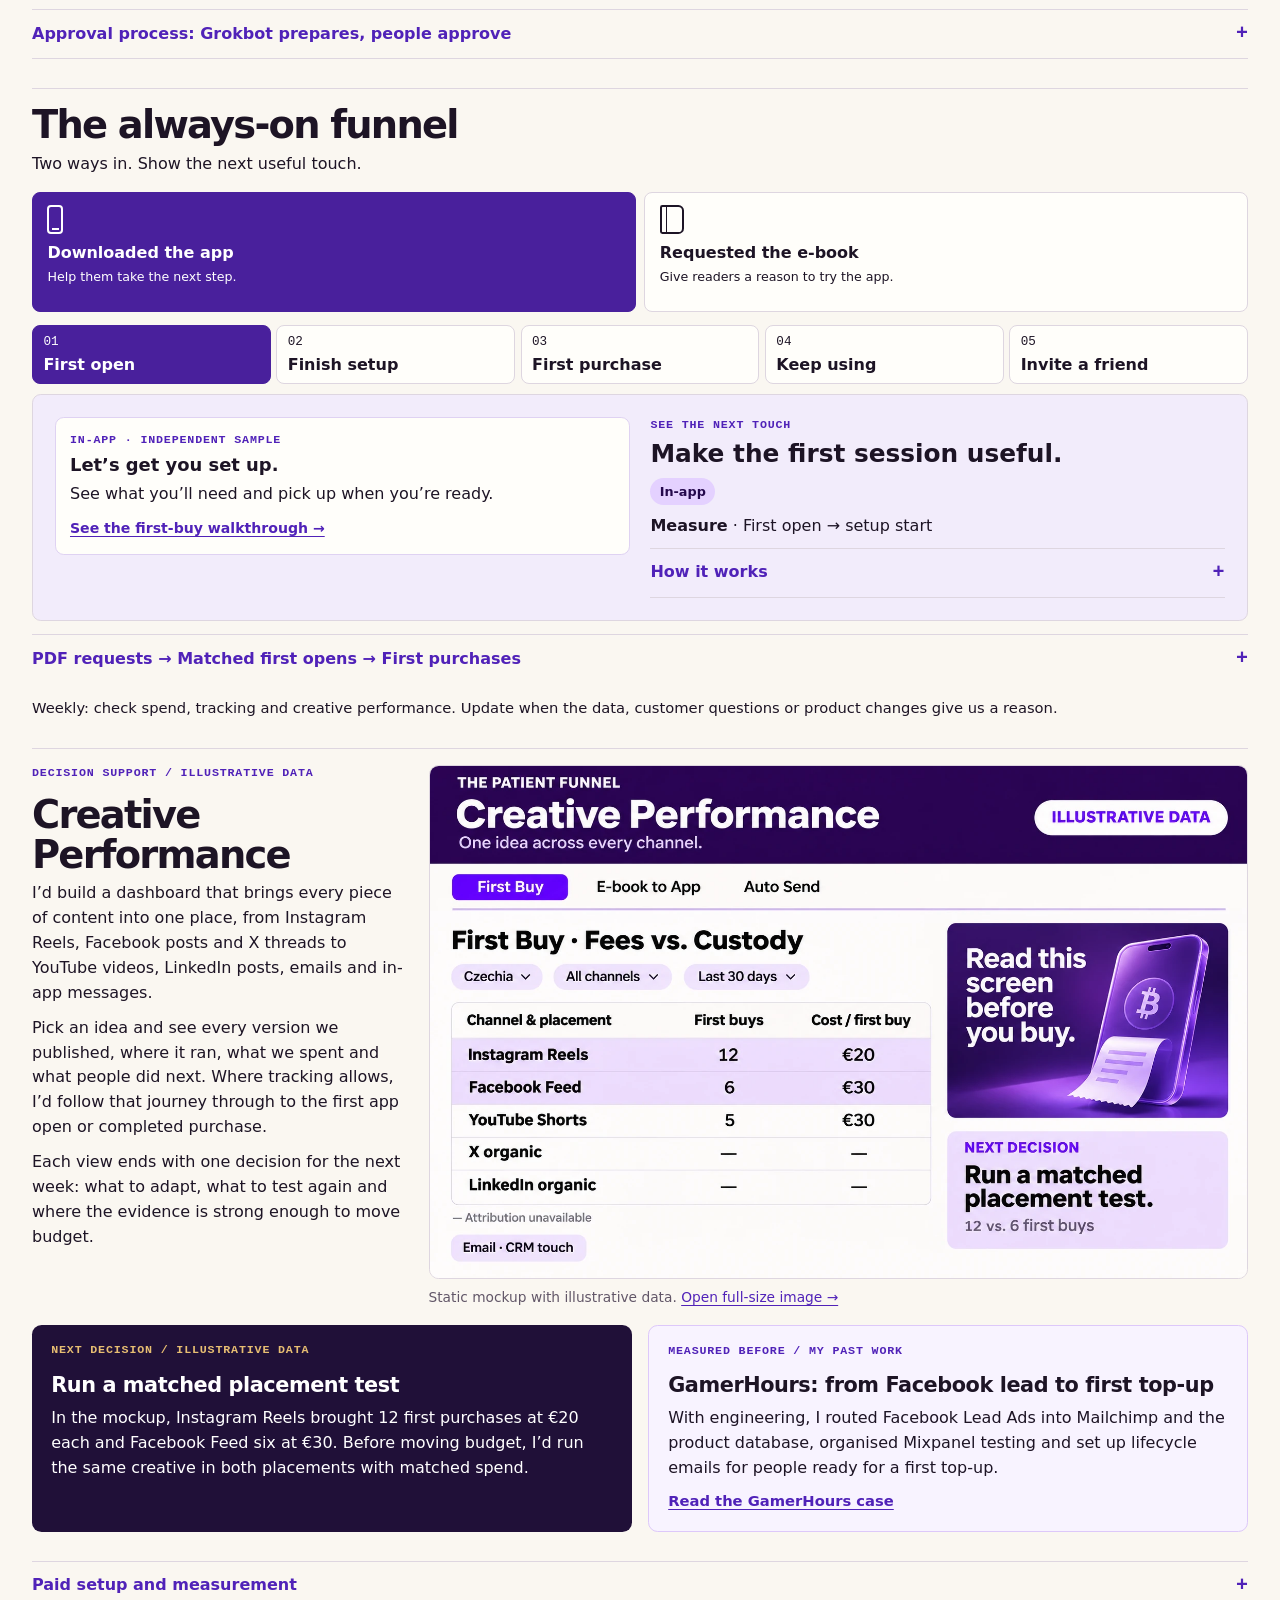
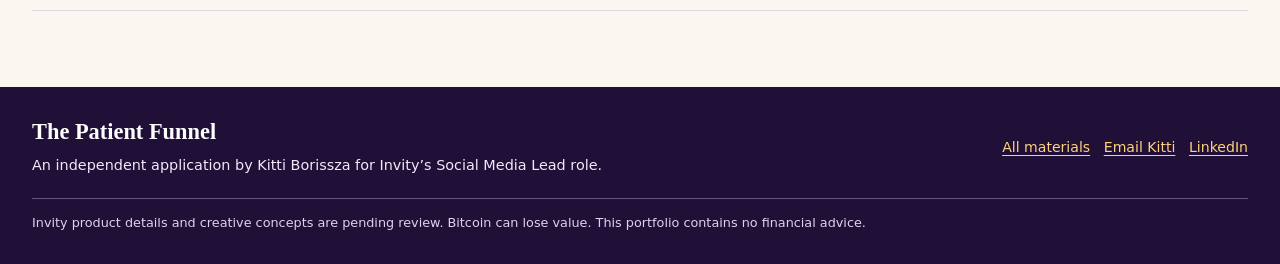
<file: strategy.html>
<!doctype html>
<html lang="en">
<head>
<meta charset="utf-8">
<meta name="viewport" content="width=device-width, initial-scale=1">
<title>What can I learn with this budget? · The Patient Funnel</title>
<meta name="description" content="What can I learn with this budget? A budget forecast calculator, a Meta test planner and a multi-market plan for Kitti Borissza's independent Invity application, with ranges, sources and assumptions.">
<meta name="author" content="Kitti Borissza">
<meta name="referrer" content="strict-origin-when-cross-origin">
<link rel="canonical" href="https://kittiborissza.github.io/the-patient-funnel/strategy.html">
<meta property="og:type" content="website">
<meta property="og:title" content="What can I learn with this budget? · Kitti Borissza">
<meta property="og:description" content="Independent application proposal for Invity's Social Media Lead role. Not an official Invity page.">
<meta property="og:url" content="https://kittiborissza.github.io/the-patient-funnel/strategy.html">
<meta property="og:image" content="https://kittiborissza.github.io/the-patient-funnel/og.png">
<meta name="twitter:card" content="summary_large_image">
<meta name="twitter:image" content="https://kittiborissza.github.io/the-patient-funnel/og.png">
<meta name="theme-color" content="#24084c">
<link rel="icon" href="data:,">
<link rel="stylesheet" href="styles.css">
<script src="interactions.js" defer></script>
<script src="forecast-model.js?v=sample-clarity" defer></script>
<script src="forecast.js?v=sample-clarity" defer></script>
</head>
<body class="strategy">
<a class="skip" href="#main">Skip to content</a>
<header class="site-head"><div class="wrap head-inner">
  <a class="wordmark" href="index.html"><span class="monogram" aria-hidden="true">PF</span><span>The Patient Funnel<small>KITTI BORISSZA</small></span></a>
  <nav aria-label="Main navigation"><a href="index.html">Home</a><a href="ad-gallery.html">Content Studio</a><a href="content-calendar.html">Content Calendar</a><a href="strategy.html" aria-current="page">Strategy Lab</a><a href="research.html">Research</a><a href="index.html#about">About</a><a href="cv/Kitti-Borissza-Invity-Social-Media-Lead.pdf?v=76632c7b">CV</a></nav>
</div></header>
<main id="main" tabindex="-1">
<div id="forecast"><header class="page-intro wrap" id="top"><div><p class="eyebrow">Strategy &amp; forecast</p><h1>What can I learn <em>with this budget?</em></h1></div><div class="intro-copy"><p>One budget, two views. The forecast splits a monthly budget per market across markets and channels. Pick a market there to open the Meta test planner with its Meta spend filled in, then size the test.</p><a class="text-link" href="#planner-h">Go to the Meta test planner</a></div></header>

<section class="section-band budget-band" id="budget" aria-labelledby="budget-h"><div class="wrap">
<p class="eyebrow">Budget Forecast Calculator / Planning estimate</p>
<h2 id="budget-h">Same money, two ways to spend it</h2>
<form class="budget-calc" id="budget-calc">
<div class="budget-calc-inputs">
<div class="budget-presets" role="group" aria-label="Suggested monthly budgets per market"></div>
<div class="field-grid">
<div class="field"><label for="calc-budget">Monthly budget per market (€)</label><input id="calc-budget" type="number" min="0" step="any" value="1000" inputmode="decimal" required aria-describedby="calc-total"><small>Suggested media budget. €0 means no paid test.</small></div>
<div class="field"><label for="calc-focus">Focused scenario channel</label><select id="calc-focus"></select><small>The whole budget goes here.</small></div>
<div class="field"><label for="calc-purchase">Click to first purchase (%)</label><input id="calc-purchase" type="number" min="0" max="100" step="any" inputmode="decimal" placeholder="Not set"><small>Optional. Leave empty to skip first-purchase estimates.</small></div>
</div>
<fieldset class="market-picks"><legend>Markets</legend><label><input type="checkbox" name="market" value="cz" checked> Czechia</label><label><input type="checkbox" name="market" value="at"> Austria</label><label><input type="checkbox" name="market" value="de" checked> Germany</label><label><input type="checkbox" name="market" value="it"> Italy</label><label><input type="checkbox" name="market" value="sk"> Slovakia</label><label><input type="checkbox" name="market" value="es" checked> Spain</label><label><input type="checkbox" name="market" value="nl"> Netherlands</label><label><input type="checkbox" name="market" value="pl" checked> Poland</label><label><input type="checkbox" name="market" value="hu"> Hungary · to confirm</label></fieldset>
<fieldset class="share-picks"><legend>Spread scenario split (%)</legend><div class="field-grid" id="calc-shares"></div></fieldset>
</div>
</form>
<p class="budget-total" id="calc-total" role="status"></p>
<div class="calc-scenarios" id="calc-scenarios">
<article class="calc-scenario"><p class="eyebrow">Focused / one channel</p><h3 id="calc-focus-title"></h3><div id="calc-focus-line"></div></article>
<article class="calc-scenario"><p class="eyebrow">Spread / campaign lines</p><h3 id="calc-spread-title"></h3><div class="table-scroll" tabindex="0" role="region" aria-label="Spread scenario by campaign line"><table class="calc-table"><thead><tr><th scope="col">Campaign line</th><th scope="col">Spend</th><th scope="col">Estimate</th><th scope="col">How to use it</th></tr></thead><tbody id="calc-spread"></tbody></table></div></article>
</div>
<article class="calc-scenario calc-markets" id="calc-markets-card"><p class="eyebrow">Spread scenario / by market</p><h3>Where the money goes</h3>
<div class="table-scroll" tabindex="0" role="region" aria-label="Spend by market and line"><table class="calc-table"><thead><tr><th scope="col">Market</th><th scope="col">Meta</th><th scope="col">Search</th><th scope="col">YouTube</th><th scope="col">Meta test</th></tr></thead><tbody id="calc-markets"></tbody></table></div></article>
<details class="disclosure" id="calc-sources"><summary>Sources, source fit and assumptions</summary><div class="detail-body"><dl class="bench-list">
<dt>Meta CPM by country / Close</dt><dd><a href="https://www.adspendspy.com/facebook-cpm-by-country">AdSpendSpy</a> 2026 country estimates for a standard Meta campaign, low and high. Same platform and market; not Bitcoin-specific.</dd>
<dt>Meta link CTR / Partial</dt><dd><a href="https://www.adtribute.io/data/benchmarks/meta-ads">adtribute</a>, September 2026, European direct-to-consumer e-commerce: middle half 0.92%–1.48%. Right region and platform, different sector.</dd>
<dt>View past the opening / Assumption</dt><dd>20%–30% of Meta impressions. My planning assumption; the first test replaces it.</dd>
<dt>Google Search cost per click / Proxy</dt><dd>No EU fintech or crypto benchmark could be found. The range runs from the European ecommerce search median, €0.46 (<a href="https://smarter-ecommerce.com/en/smec-market-observer/metrics/cpc/">smec Market Observer</a>, November 2026), to the US Finance &amp; Insurance median, $3.39 (<a href="https://localiq.com/blog/search-advertising-benchmarks/">LocaliQ/WordStream</a>, June 2026), used as €0.50–€3.00. Crypto keywords probably cost more, and in the EU they need a MiCA licence and <a href="https://support.google.com/adspolicy/answer/16089943">Google certification</a>.</dd>
<dt>YouTube cost per view / Not in the default split</dt><dd>No credible EU benchmark exists. Vendor estimates run around $0.03 per view, mostly global or US. Add a YouTube share to include it at €0.02–€0.05 per view.</dd>
<dt>Meta Reels hook-test sample</dt><dd>The model targets about 3,400 unique people per version per market with a 25% baseline, a 3-percentage-point lift, 5% two-sided significance, 80% power and a 50/50 split. The low-end estimate assumes 1.2 impressions per person and uses the highest CPM in the selected markets. Validate unique reach and random assignment before launch.</dd><dt>Clicks and YouTube views</dt><dd>These estimates are directional. A comparison needs its own outcome, baseline, minimum detectable lift and sample calculation.</dd>
</dl><p class="note">Ranges use each market’s own CPM where one exists and split the budget evenly across the selected markets. Search and YouTube use the same cost range in every market. The market list uses the 9 November 2026 ESMA check in the <a href="https://github.com/KittiBorissza/the-patient-funnel/blob/main/archive/notes/mica-note.md">MiCA research notes</a>; confirm the live sign-up list and eligible ad platforms with Invity. None of this is Invity data.</p></div></details>
</div></section>
<section class="section-band forecast-band" aria-labelledby="planner-h"><div class="wrap">
<p class="eyebrow">Meta test planner</p><h2 id="planner-h">Plan one Meta test in detail</h2><p class="planner-from" id="planner-from"></p>
<div class="planner-grid"><div class="planner-controls">
<fieldset class="decisions"><legend>What do you want to decide?</legend><label><input type="radio" name="decision" value="attention" checked><span><b>01</b> Which opening holds attention?</span></label><label><input type="radio" name="decision" value="purchases"><span><b>02</b> How many first purchases?</span></label><label><input type="radio" name="decision" value="compare"><span><b>03</b> Can I run a controlled test?</span></label></fieldset>
<div class="budget-controls"><p class="eyebrow">Monthly Meta media budget</p><p class="note">Filled in from the forecast for the chosen market, prorated from a 30-day month. Edit it to try another amount.</p><p class="note" id="market-language"></p>
<div class="field-grid"><div class="field"><label for="meta-budget">Monthly budget (€)</label><input id="meta-budget" type="number" min="0.01" step="any" value="750" inputmode="decimal" aria-describedby="meta-budget-origin" data-origin="From the forecast"><small id="meta-budget-origin">From the forecast</small></div><div class="field"><label for="period">Test window (days)</label><input id="period" type="number" min="1" max="365" step="1" value="30" inputmode="decimal" aria-describedby="period-origin" data-origin="Illustrative assumption"><small id="period-origin">Illustrative assumption</small></div></div>
</div></div>
<div class="forecast-result" id="result" aria-live="polite" aria-atomic="true"><p class="eyebrow" id="result-tag">Planning estimate / 30 days</p>
<p id="result-value" class="result-value">≈ 62,086</p><p id="result-event" class="result-event">watches past the opening</p>
<div class="result-rationale"><b>What this can tell me</b><p id="result-decision">Whether the opening earns attention and where people have follow-up questions.</p><b>Simplest setup</b><p id="result-setup">One market, one acquisition ad set and the walkthrough. Use this to find patterns in attention.</p></div>
<p id="result-delivery" class="result-delivery"></p><p id="result-sample-link" class="result-delivery" hidden><a href="#sample">See sample and feasibility</a></p></div></div>
<noscript><p>Enable JavaScript to update the examples and see per-group delivery.</p></noscript>
<div class="forecast-details" id="planner">
<details class="disclosure" id="d-setup"><summary>Adjust setup</summary><div class="detail-body"><p>Start with one market and one acquisition setup. Split when language, eligibility or audience rules require separate delivery. Each split leaves less volume in each group.</p>
<div class="field-grid"><div class="field"><label for="primary-market">Primary market</label><select id="primary-market" aria-describedby="primary-market-origin" data-origin="Illustrative assumption"><option value="cz" selected>Czechia</option><option value="at">Austria</option><option value="de">Germany</option><option value="it">Italy</option><option value="sk">Slovakia</option><option value="es">Spain</option><option value="nl">Netherlands</option><option value="pl">Poland</option><option value="hu">Hungary · to confirm</option></select><small id="primary-market-origin">Illustrative assumption</small></div><div class="field"><label for="second-market">Second market</label><select id="second-market" aria-describedby="second-market-origin" data-origin="Illustrative assumption"><option value="" selected>None</option><option value="cz">Czechia</option><option value="at">Austria</option><option value="de">Germany</option><option value="it">Italy</option><option value="sk">Slovakia</option><option value="es">Spain</option><option value="nl">Netherlands</option><option value="pl">Poland</option><option value="hu">Hungary · to confirm</option></select><small id="second-market-origin">Illustrative assumption</small></div><div id="market-share-field" hidden><div class="field"><label for="market-share">Acquisition budget for primary market (%)</label><input id="market-share" type="number" min="1" max="99" step="any" value="50" inputmode="decimal" aria-describedby="market-share-origin" data-origin="Illustrative assumption"><small id="market-share-origin">Illustrative assumption</small></div></div><div class="field"><label for="adsets">Acquisition ad sets per market</label><input id="adsets" type="number" min="1" max="4" step="1" value="1" inputmode="decimal" aria-describedby="adsets-origin" data-origin="Illustrative assumption"><small id="adsets-origin">Illustrative assumption</small></div><div class="field"><label for="remarketing">Budget reserved for remarketing (%)</label><input id="remarketing" type="number" min="0" max="99" step="any" value="0" inputmode="decimal" aria-describedby="remarketing-origin" data-origin="Illustrative assumption"><small id="remarketing-origin">Illustrative assumption</small></div></div>
<p class="note">Extra acquisition ad sets share each market’s budget equally. Remarketing is shown as a reserve. It needs eligible audiences, consent and enough volume to deliver.</p>
<div id="delivery-groups" class="group-output"></div></div></details>
<details class="disclosure" id="d-assume"><summary>See test assumptions</summary><div class="detail-body"><p>Change the model to use your own assumptions. Source labels update when you edit a value.</p>
<div class="field-grid">
<div class="field"><label for="cost-mode">First-purchase model</label><select id="cost-mode" aria-describedby="cost-mode-origin" data-origin="Illustrative assumption"><option value="direct" selected>Direct cost per event</option><option value="funnel">Funnel breakdown</option></select><small id="cost-mode-origin">Illustrative assumption</small></div>
<div id="direct-fields"><div class="field"><label for="cost">Cost per first purchase (€)</label><input id="cost" type="number" min="0.01" step="any" value="60" inputmode="decimal" aria-describedby="cost-origin" data-origin="Illustrative assumption"><small id="cost-origin">Illustrative assumption</small></div></div>
<div class="field"><label for="cpm">Primary market CPM (€)</label><input id="cpm" type="number" min="0.01" step="any" value="6.04" inputmode="decimal" aria-describedby="cpm-origin" data-origin="Published reference"><small id="cpm-origin">Published reference</small></div>
<div class="field"><label for="ctr">Primary market link CTR (%)</label><input id="ctr" type="number" min="0" max="100" step="any" value="1.19" inputmode="decimal" aria-describedby="ctr-origin" data-origin="Published reference"><small id="ctr-origin">Published reference</small></div>
<div id="second-media" class="field-grid nested-fields" hidden><div class="field"><label for="cpm2">Second market CPM (€)</label><input id="cpm2" type="number" min="0.01" step="any" value="9.37" inputmode="decimal" aria-describedby="cpm2-origin" data-origin="Published reference"><small id="cpm2-origin">Published reference</small></div><div class="field"><label for="ctr2">Second market link CTR (%)</label><input id="ctr2" type="number" min="0" max="100" step="any" value="1.19" inputmode="decimal" aria-describedby="ctr2-origin" data-origin="Published reference"><small id="ctr2-origin">Published reference</small></div></div>
<div class="field"><label for="hold">Watch past the opening (% of impressions)</label><input id="hold" type="number" min="0" max="100" step="any" value="25" inputmode="decimal" aria-describedby="hold-origin" data-origin="Illustrative assumption"><small id="hold-origin">Illustrative assumption</small></div>
<div class="field"><label for="frequency">Impressions per reached person</label><input id="frequency" type="number" min="1" step="any" value="1.2" inputmode="decimal" aria-describedby="frequency-origin" data-origin="Illustrative assumption"><small id="frequency-origin">Illustrative assumption</small></div>
<div id="funnel-fields" class="field-grid nested-fields" hidden><div class="field"><label for="click-install">Link click to install (%)</label><input id="click-install" type="number" min="0" max="100" step="any" value="20" inputmode="decimal" aria-describedby="click-install-origin" data-origin="Illustrative assumption"><small id="click-install-origin">Illustrative assumption</small></div><div class="field"><label for="install-buy">Install to first purchase (%)</label><input id="install-buy" type="number" min="0" max="100" step="any" value="5" inputmode="decimal" aria-describedby="install-buy-origin" data-origin="Illustrative assumption"><small id="install-buy-origin">Illustrative assumption</small></div></div>
</div>
<p class="note">Impressions = spend ÷ CPM × 1,000. Clicks = impressions × CTR. Direct purchases = spend ÷ cost per first purchase. Funnel purchases = clicks × install rate × first-purchase rate. Watch events can include repeat views.</p>
<details class="disclosure" id="benchmarks"><summary>See published references and metric definitions</summary><div class="detail-body"><dl class="bench-list">
<dt>Country CPM / Published reference</dt><dd><a href="https://www.adspendspy.com/facebook-cpm-by-country">AdSpendSpy</a>, 2026 estimates, by country. Standard Meta (Facebook and Instagram) campaign scenario. CPM is EUR per 1,000 impressions. A modelled industry reference.</dd>
<dt>Meta CTR, CPM and CPC / Published reference</dt><dd><a href="https://www.adtribute.io/data/benchmarks/meta-ads">adtribute</a>, September 2026, European direct-to-consumer e-commerce, Facebook and Instagram. Mixed campaign objectives in a customer panel. Link CTR 1.19% (middle half 0.92%–1.48%), CPM €12.76 (€9.19–€16.56) and CPC €1.06 (€0.82–€1.28) per link click. The model’s implied CPC uses country CPM and European CTR together.</dd>
<dt>Finance app CPI / Published reference</dt><dd><a href="https://www.adjust.com/blog/finance-app-insights-2025">Adjust Finance App Insights</a>, published 29 October 2025, data January 2023–August 2025. Mobile user acquisition across paid networks. CPI is spend per attributed install, shown in original USD. Global finance $1.51 (2024) → $1.13 (H1 2025). Global crypto $5.17 → $2.90. In H1 2025, France $5.37 and Germany $7.71. European finance app CTR 1%. Context only. The forecast runs in EUR and uses no USD conversion.</dd>
<dt>Completed first purchase / Illustrative assumption</dt><dd>The event is a customer’s first completed purchase, counted once. The default €60 CPA is an editable planning input. It is separate from the cost of a click or an install.</dd></dl></div></details></div></details>
<span id="d-need" class="legacy-anchor"></span><details class="disclosure" id="event-target"><summary>Budget for an event target</summary><div class="detail-body"><p>Pick a delivery target and multiply it by the modelled cost per event. This estimates the spend for the target.</p>
<div class="field-grid"><div class="field"><label for="target-event">Target event</label><select id="target-event" aria-describedby="target-event-origin" data-origin="Illustrative assumption"><option value="watch">Watch past the opening</option><option value="purchase" selected>Completed first purchase</option></select><small id="target-event-origin">Illustrative assumption</small></div><div class="field"><label for="target-count">Target events</label><input id="target-count" type="number" min="1" step="1" value="50" inputmode="decimal" aria-describedby="target-count-origin" data-origin="Illustrative assumption"><small id="target-count-origin">Illustrative assumption</small></div></div>
<p class="sub-result" id="event-result" aria-live="polite"></p></div></details>
<details class="disclosure" id="sample"><summary>Sample for a controlled test</summary><div class="detail-body"><p>Size a two-arm comparison with random assignment in one market. Each reached person counts once. Choose the outcome and decide what difference would matter before launch.</p>
<div class="field-grid">
<div class="field"><label for="sample-event">Primary test outcome</label><select id="sample-event" aria-describedby="sample-event-origin" data-origin="Illustrative assumption"><option value="hold" selected>Watched past the opening (% of reached people)</option><option value="purchase">Completed a first purchase (% of reached people)</option></select><small id="sample-event-origin">Illustrative assumption</small></div>
<div class="field"><label for="baseline">Baseline event rate (%)</label><input id="baseline" type="number" min="0.0001" max="99.9999" step="any" value="25" inputmode="decimal" aria-describedby="baseline-origin" data-origin="Illustrative assumption"><small id="baseline-origin">Illustrative assumption</small></div>
<div class="field"><label for="effect">Minimum detectable lift (percentage points)</label><input id="effect" type="number" min="0.0001" max="99.9999" step="any" value="3" inputmode="decimal" aria-describedby="effect-origin" data-origin="Illustrative assumption"><small id="effect-origin">Illustrative assumption</small></div>
<div class="field"><label for="allocation">Share assigned to A (%)</label><input id="allocation" type="number" min="1" max="99" step="any" value="50" inputmode="decimal" aria-describedby="allocation-origin" data-origin="Illustrative assumption"><small id="allocation-origin">Illustrative assumption</small></div>
<div class="field"><label for="significance">Significance level, two-sided (%)</label><input id="significance" type="number" min="0.01" max="20" step="any" value="5" inputmode="decimal" aria-describedby="significance-origin" data-origin="Illustrative assumption"><small id="significance-origin">Illustrative assumption</small></div>
<div class="field"><label for="power">Statistical power (%)</label><input id="power" type="number" min="50" max="99.99" step="any" value="80" inputmode="decimal" aria-describedby="power-origin" data-origin="Illustrative assumption"><small id="power-origin">Illustrative assumption</small></div>
</div><p class="sub-result" id="sample-result" aria-live="polite"></p>
<p class="note">This planning approximation uses the baseline and baseline plus lift, a two-sided significance level and the chosen power and allocation. It assumes independent people and stable delivery. Available sample uses primary-market acquisition spend and estimated reach after deduplicating impressions with the frequency assumption. Confirm actual randomised eligible reach before launch. Sparse events need a more exact calculation. For a purchase outcome, confirm event matching in both arms.</p>
<p><a href="ad-gallery.html#ab-test">See the fees-versus-custody test design</a></p></div></details>
</div></div></section></div>
<section class="section-band" id="creatives"><div class="wrap narrow-wrap"><h2>What I’d test next</h2><p>Start with the <a id="c1" href="ad-gallery.html#ad-fees">first-purchase walkthrough</a>, the <a id="c2" href="ad-gallery.html#ad-withdraw">withdrawal answer</a> or the <a id="c3" href="ad-gallery.html#ad-hodl">HODL explainer</a>. Then use the response to pick the next question.</p>
<details class="disclosure"><summary>Read four follow-up creative ideas</summary><div class="detail-body"><article class="cr" aria-labelledby="c4">
        <h3 id="c4">Where is my bitcoin?</h3>
        <p class="fmt">Six-slide carousel</p>
        <dl>
          <dt>Idea</dt><dd>Custody in plain words, from Invity’s public pages and pending verification: held by BitGo, described as separate from Invity’s own money, with withdrawal subject to current limits, fees and conditions.</dd>
          <dt>Hook</dt><dd class="hook">“You bought bitcoin. Where is it now?”</dd>
          <dt>Call to action</dt><dd>Read how Invity holds it</dd>
          <dt>Hypothesis</dt><dd>A plain custody explainer earns more clicks to the FAQ than a general trust post.</dd>
          <dt>Metric</dt><dd>Click-through rate to the custody FAQ</dd>
          <dt>Localising</dt><dd>Same facts everywhere; wording checked by compliance per market.</dd>
        </dl>
      </article><article class="cr" aria-labelledby="c5">
        <h3 id="c5">Five scams to spot</h3>
        <p class="fmt">X thread and carousel</p>
        <dl>
          <dt>Idea</dt><dd>Five common phishing patterns, one per slide, with what to do instead.</dd>
          <dt>Hook</dt><dd class="hook">“No real Bitcoin company will ever ask for your recovery words.”</dd>
          <dt>Call to action</dt><dd>Send this to someone who just bought their first bitcoin</dd>
          <dt>Hypothesis</dt><dd>Safety posts get shared more than any other topic.</dd>
          <dt>Metric</dt><dd>Shares per 1,000 people reached</dd>
          <dt>Localising</dt><dd>Local scam examples where they exist, checked by a native speaker.</dd>
        </dl>
      </article><article class="cr" aria-labelledby="c6">
        <h3 id="c6">Auto Buy: what it does and doesn’t</h3>
        <p class="fmt">Carousel</p>
        <dl>
          <dt>Idea</dt><dd>It buys a set amount on a schedule you choose. It doesn’t time the market or promise a better result than a single purchase.</dd>
          <dt>Hook</dt><dd class="hook">“Auto Buy, without the sales pitch.”</dd>
          <dt>Call to action</dt><dd>See how Auto Buy works in the app</dd>
          <dt>Hypothesis</dt><dd>An honest “does / doesn’t” post leads to more Auto Buy set-ups per visit than a benefits-only post.</dd>
          <dt>Metric</dt><dd>Auto Buy set-ups per tracked visit</dd>
          <dt>Localising</dt><dd>Same wording rules everywhere; the risk line translated and checked per market.</dd>
        </dl>
        <p class="risk">Regular buying doesn’t suit everyone and doesn’t protect you from losses.</p>
      </article><article class="cr" aria-labelledby="c7">
        <h3 id="c7">A local creator’s first setup</h3>
        <p class="fmt">Creator video, clearly labelled as paid</p>
        <dl>
          <dt>Idea</dt><dd>A local Bitcoin educator, in the language of that market, sets up a first purchase on camera, in their own words, including what confused them.</dd>
          <dt>Hook</dt><dd class="hook">“I did my first purchase on camera, including the bits I didn’t get.” (written by each creator in their own language)</dd>
          <dt>Call to action</dt><dd>Questions? The Invity team answers in the comments</dd>
          <dt>Hypothesis</dt><dd>Visitors from a creator buy at a higher rate than visitors from a brand-made video, and the gap differs by market.</dd>
          <dt>Metric</dt><dd>First purchases per tracked visit</dd>
          <dt>Localising</dt><dd>A language version in each market we adapt it to, written by the creator; paid-partnership rules checked per market. Start where the forecast and review capacity make sense.</dd>
        </dl>
        <p class="risk">Bitcoin can lose value. Make sure you understand the risks before deciding whether to buy.</p>
      </article></div></details>
<details class="disclosure" id="days"><summary>See the first-month test sequence</summary><div class="detail-body">


    <ul class="plain">
      <li>Weeks 1–2: talk to support, product and the people who know each market; read the comments in every language we can.</li>
      <li>Build a multi-market forecast we can measure against — with CPM, CTR and language versions in one view — and replace the industry defaults with Invity’s account data as soon as it is available.</li>
      <li>Agree what we want to learn from one useful comparison, and set up measurement so the same test can later be read market by market.</li>
      <li>Make and review that comparison in the first market where the forecast shows enough volume, with a native-language check and a compliance check. Then decide where to adapt it.</li>
      <li>End of month: share what we learned, what the sample can and cannot tell us, and which markets are ready for a language version next.</li>
    </ul>
  <p><a href="index.html#days-1-20">See the first-month overview</a>.</p></div></details>
<details class="disclosure" id="needs"><summary>See what I’d ask Invity for</summary><div class="detail-body">


    <table class="needs">
      <thead><tr><th scope="col">Assumption</th><th scope="col">What would replace it</th></tr></thead>
      <tbody>
        <tr><td>Which markets are live</td><td>The current country list from sign-up, and whether Hungary is served or planned</td></tr>
        <tr><td>Cost per install by channel and market</td><td>Past ad account data, and which platforms have approved Invity in each market</td></tr>
        <tr><td>Share of installs who buy</td><td>Product analytics: install, sign-up, verification and first-purchase cohorts</td></tr>
        <tr><td>Referral caps and cost index per market</td><td>Referral terms, customers per market, and real media costs per country</td></tr>
        <tr><td>Creator costs and fit</td><td>Who Invity already works with, and its rules for paid partnerships</td></tr>
        <tr><td>What counts as success</td><td>Revenue per retained customer and an agreed payback window</td></tr>
        <tr><td>What we may say, where</td><td>Compliance review per market, local marketing rules, approved fee and custody wording</td></tr>
      </tbody>
    </table>
  </div></details>
</div></section>
<section class="section-band plan-band" id="distribution" aria-labelledby="distribution-h"><div class="wrap">
<h2 id="distribution-h">Channels, follow-ups and the weekly decision</h2>
<p>Where each channel fits, how follow-ups reach people after the first touch, and how each week ends in one decision.</p>
    <section class="plan-section" aria-labelledby="days-channels-heading">
      <h3 id="days-channels-heading">Five channels, five jobs</h3>
      <p>Proposed cadence for the channel mix. Local accounts get a rhythm they can sustain.</p>
      <div class="plan-tabs plan-channel-tabs" role="tablist" aria-label="Social channels" data-plan-tabs="channels">
        <button type="button" id="days-instagram-tab" role="tab" aria-controls="days-instagram" aria-selected="true" tabindex="0">
          <strong>Instagram</strong>
        </button>
        <button type="button" id="days-facebook-tab" role="tab" aria-controls="days-facebook" aria-selected="false" tabindex="-1">
          <strong>Facebook</strong>
        </button>
        <button type="button" id="days-x-tab" role="tab" aria-controls="days-x" aria-selected="false" tabindex="-1">
          <strong>X</strong>
        </button>
        <button type="button" id="days-youtube-tab" role="tab" aria-controls="days-youtube" aria-selected="false" tabindex="-1">
          <strong>YouTube</strong>
        </button>
        <button type="button" id="days-linkedin-tab" role="tab" aria-controls="days-linkedin" aria-selected="false" tabindex="-1">
          <strong>LinkedIn</strong>
        </button>
      </div>
      <div class="plan-panel plan-channel-panel" id="days-instagram" role="tabpanel" aria-labelledby="days-instagram-tab" tabindex="0">
        <dl class="plan-fields"><div><dt>What I’d publish</dt><dd>Local-language creator demos and saveable explainers.</dd></div><div><dt>Starting rhythm</dt><dd>2–3 Reels or carousels per week.</dd></div><div><dt>Paid setup</dt><dd>Prepare Meta placements and eligible creator amplification.</dd></div></dl><a class="plan-sample" href="content-calendar.html#creator-wallet"><img src="assets/creator-wallet.webp" width="810" height="1440" loading="lazy" alt="Creator holding a hardware wallet"><span>Wallet educator Reel →</span></a>
      </div>
      <div class="plan-panel plan-channel-panel" id="days-facebook" role="tabpanel" aria-labelledby="days-facebook-tab" tabindex="0" hidden>
        <dl class="plan-fields"><div><dt>What I’d publish</dt><dd>Local FAQs, scam alerts and practical product education.</dd></div><div><dt>Starting rhythm</dt><dd>1–2 posts per week.</dd></div><div><dt>Paid setup</dt><dd>Prepare Meta placements, local landing pages and eligible remarketing.</dd></div></dl><a class="plan-sample" href="ad-gallery.html#withdraw-feed-facebook"><img src="assets/withdraw-creative.webp" width="1080" height="1350" loading="lazy" alt="Can I move my bitcoin out of Invity?"><span>Withdrawal FAQ preview →</span></a>
      </div>
      <div class="plan-panel plan-channel-panel" id="days-x" role="tabpanel" aria-labelledby="days-x-tab" tabindex="0" hidden>
        <dl class="plan-fields"><div><dt>What I’d publish</dt><dd>Bitcoin conversation, quick answers and product updates.</dd></div><div><dt>Starting rhythm</dt><dd>3–5 original posts per week, with daily replies.</dd></div><div><dt>Paid setup</dt><dd>Prepare one paid test of a strong organic post.</dd></div></dl><a class="plan-sample" href="ad-gallery.html#preview-sats-x"><img src="assets/same-sats-creative.webp" width="1080" height="1350" loading="lazy" alt="Same sats. Different day."><span>Same sats X preview →</span></a>
      </div>
      <div class="plan-panel plan-channel-panel" id="days-youtube" role="tabpanel" aria-labelledby="days-youtube-tab" tabindex="0" hidden>
        <dl class="plan-fields"><div><dt>What I’d publish</dt><dd>Searchable answers, local subtitles and native-language recordings where justified.</dd></div><div><dt>Starting rhythm</dt><dd>One Short per week and one full walkthrough per month.</dd></div><div><dt>Paid setup</dt><dd>Prepare a Google/YouTube video test with a local destination and tracking.</dd></div></dl><a class="plan-sample" href="ad-gallery.html#preview-fees-yt"><img src="assets/fees-creative.webp" width="1080" height="1350" loading="lazy" alt="First purchase concept cover about checking the amount, fee and custody"><span>First-buy YouTube Short →</span></a>
      </div>
      <div class="plan-panel plan-channel-panel" id="days-linkedin" role="tabpanel" aria-labelledby="days-linkedin-tab" tabindex="0" hidden>
        <dl class="plan-fields"><div><dt>What I’d publish</dt><dd>Product decisions, founder perspectives, partnerships and market updates.</dd></div><div><dt>Starting rhythm</dt><dd>1–2 posts per week.</dd></div><div><dt>Paid setup</dt><dd>Define a paid test for a specific business audience and objective.</dd></div></dl><a class="plan-sample" href="ad-gallery.html#preview-compare-li"><img src="assets/euro-100-creative.webp" width="1080" height="1350" loading="lazy" alt="What does €100 actually buy?"><span>€100 comparison preview →</span></a>
      </div>
      <details class="disclosure plan-markets" id="days-markets"><summary>Market and language plan</summary><div class="detail-body">
        <p>English is the global publishing layer. Audit existing local Instagram accounts, test demand through local creator Collabs, then assess whether a dedicated handle can sustain audience demand and moderation.</p>
        <p>Creator profiles and topics below are proposals. Confirm service, features and local review coverage before publishing.</p>
        <details class="disclosure"><summary>Czechia <span class="plan-language">· Czech</span></summary><div class="detail-body"><dl class="plan-fields"><div><dt>Account audit</dt><dd>Review Czech accounts for comment coverage and existing creator overlap.</dd></div><div><dt>Creator to research</dt><dd>Czech-speaking hardware wallet educator.</dd></div><div><dt>Potential first topic</dt><dd><a href="content-calendar.html#creator-wallet">A creator’s pre-transfer wallet check</a>.</dd></div></dl></div></details>
        <details class="disclosure"><summary>Germany <span class="plan-language">· German</span></summary><div class="detail-body"><dl class="plan-fields"><div><dt>Account audit</dt><dd>Check whether existing handles answer German product and wallet questions.</dd></div><div><dt>Creator to research</dt><dd>German-speaking Bitcoin educator with walkthrough experience.</dd></div><div><dt>Potential first topic</dt><dd><span lang="de">„Wann landen die Sats in meiner eigenen Wallet?“</span> Explain the Auto Send threshold.</dd></div></dl></div></details>
        <details class="disclosure"><summary>Spain <span class="plan-language">· Spanish</span></summary><div class="detail-body"><dl class="plan-fields"><div><dt>Account audit</dt><dd>Audit Spanish publishing and reply coverage. Test demand with a local Collab.</dd></div><div><dt>Creator to research</dt><dd>Spanish-speaking creator who can demonstrate a wallet on camera.</dd></div><div><dt>Potential first topic</dt><dd><span lang="es">“¿Cuándo llegan los sats a tu propio monedero?”</span> Show the destination on approved screens.</dd></div></dl></div></details>
        <details class="disclosure"><summary>Poland <span class="plan-language">· Polish</span></summary><div class="detail-body"><dl class="plan-fields"><div><dt>Account audit</dt><dd>Check existing Polish accounts, reviewer capacity and the local product destination.</dd></div><div><dt>Creator to research</dt><dd>Polish-speaking consumer-tech reviewer with a Bitcoin audience.</dd></div><div><dt>Potential first topic</dt><dd>What does a matched first-purchase budget buy?</dd></div></dl></div></details>
        <details class="disclosure"><summary>Other confirmed markets <span class="plan-language">· Confirm local languages</span></summary><div class="detail-body"><dl class="plan-fields"><div><dt>Account audit</dt><dd>Inventory existing accounts and test demand before proposing a new handle.</dd></div><div><dt>Creator to research</dt><dd>Local educator whose audience overlaps with the market.</dd></div><div><dt>Potential first topic</dt><dd>Start with the most common verified customer question.</dd></div></dl></div></details>
        <p><a href="strategy.html#budget">Budget by market</a> · <a href="content-calendar.html#local">Localisation notes</a></p>
      </div></details>
      <details class="disclosure" id="days-workflow"><summary id="ops-h">Approval process: Grokbot prepares, people approve</summary><div class="detail-body">
        <p>Give Grokbot approved voice examples, product facts, briefs and market notes. Use it for a sourced competitor digest, stale-claim flags and grouped customer questions. Social picks what becomes a brief.</p>
        <dl class="approval-list">
          <div><dt>Social</dt><dd>Editorial copy, replies and publishing. Route account issues to Support.</dd></div>
          <div><dt>Product</dt><dd>Mechanics, current app screens and fee or availability claims.</dd></div>
          <div><dt>Local reviewer</dt><dd>Language, feature availability and the destination link.</dd></div>
          <div><dt>Compliance</dt><dd>Regulated claims and paid or creator disclosures where required.</dd></div>
        </dl>
        <p>Conflicting or stale facts go back to their owner. Social holds the affected version until it clears review.</p>
        <p><a href="strategy.html#needs">Data, production and approval dependencies</a></p>
      </div></details>
    </section>

    <section class="plan-section lifecycle-funnel" aria-labelledby="days-funnel-heading">
      <h3 id="days-funnel-heading">The always-on funnel</h3>
      <p>Two ways in. Show the next useful touch.</p>
      <div class="plan-tabs lifecycle-entries" role="tablist" aria-label="Funnel entry routes" data-plan-tabs="lifecycle-entries">
        <button type="button" id="entry-app-tab" role="tab" aria-controls="entry-app" aria-selected="true" tabindex="0"><span class="entry-icon entry-phone" aria-hidden="true"></span><strong>Downloaded the app</strong><span>Help them take the next step.</span></button>
        <button type="button" id="entry-ebook-tab" role="tab" aria-controls="entry-ebook" aria-selected="false" tabindex="-1"><span class="entry-icon entry-book" aria-hidden="true"></span><strong>Requested the e-book</strong><span>Give readers a reason to try the app.</span></button>
      </div>
      <div class="lifecycle-path" id="entry-app" role="tabpanel" aria-labelledby="entry-app-tab" tabindex="0">
        <div class="plan-tabs touch-steps" role="tablist" aria-label="App onboarding steps" data-plan-tabs="lifecycle-steps">
            <button type="button" id="days-first-open-tab" role="tab" aria-controls="days-first-open" aria-selected="true" tabindex="0"><span aria-hidden="true">01</span><strong>First open</strong></button>
            <button type="button" id="days-setup-resume-tab" role="tab" aria-controls="days-setup-resume" aria-selected="false" tabindex="-1"><span aria-hidden="true">02</span><strong>Finish setup</strong></button>
            <button type="button" id="days-purchase-tab" role="tab" aria-controls="days-purchase" aria-selected="false" tabindex="-1"><span aria-hidden="true">03</span><strong>First purchase</strong></button>
            <button type="button" id="days-lifecycle-tab" role="tab" aria-controls="days-lifecycle" aria-selected="false" tabindex="-1"><span aria-hidden="true">04</span><strong>Keep using</strong></button>
            <button type="button" id="days-refer-tab" role="tab" aria-controls="days-refer" aria-selected="false" tabindex="-1"><span aria-hidden="true">05</span><strong>Invite a friend</strong></button>
        </div>
          <div class="plan-panel touch-panel" id="days-first-open" role="tabpanel" aria-labelledby="days-first-open-tab" tabindex="0">
            <div class="touch-preview"><div class="touch-message"><p class="eyebrow">In-app · Independent sample</p><strong>Let’s get you set up.</strong><p>See what you’ll need and pick up when you’re ready.</p><a href="content-calendar.html#ex-walkthrough">See the first-buy walkthrough →</a></div></div>
            <div class="touch-copy"><p class="eyebrow">See the next touch</p><h4>Make the first session useful.</h4><p class="touch-channels">In-app</p><p><strong>Measure</strong> · First open → setup start</p>
              <details class="disclosure"><summary>How it works</summary><div class="detail-body"><dl class="plan-fields"><div><dt>Trigger</dt><dd>First recorded app open.</dd></div><div><dt>Timing and eligibility</dt><dd>At first open, show a short setup guide.</dd></div><div><dt>Stop when</dt><dd>Setup begins.</dd></div><div><dt>Owner</dt><dd>Product and CRM.</dd></div></dl></div></details>
            </div>
          </div>
          <div class="plan-panel touch-panel" id="days-setup-resume" role="tabpanel" aria-labelledby="days-setup-resume-tab" tabindex="0" hidden>
            <div class="touch-preview"><div class="touch-message"><p class="eyebrow">Email · Independent sample</p><strong>Ready to finish setting up?</strong><p>Pick up where you left off, or ask Support if you’re stuck.</p><a href="content-calendar.html#ex-walkthrough">See the setup walkthrough →</a></div></div>
            <div class="touch-copy"><p class="eyebrow">See the next touch</p><h4>Help them pick up where they stopped.</h4><p class="touch-channels">In-app · CRM</p><p><strong>Measure</strong> · Setup completion</p>
              <details class="disclosure"><summary>How it works</summary><div class="detail-body"><dl class="plan-fields"><div><dt>Trigger</dt><dd>Setup started and is still incomplete.</dd></div><div><dt>Timing and eligibility</dt><dd>Start with an in-app prompt. Test one CRM reminder for eligible contacts. Keep verification details in owned channels.</dd></div><div><dt>Stop when</dt><dd>Setup completes or the reminder window ends.</dd></div><div><dt>Owner</dt><dd>CRM and Support.</dd></div></dl></div></details>
            </div>
          </div>
          <div class="plan-panel touch-panel" id="days-purchase" role="tabpanel" aria-labelledby="days-purchase-tab" tabindex="0" hidden>
            <div class="touch-preview"><a class="touch-art" href="ad-gallery.html#ad-fees"><img src="assets/fees-creative.webp" width="1080" height="1350" loading="lazy" alt="First purchase concept cover about checking the amount, fee and custody"><span>See the fees creative →</span></a><div class="touch-message"><p class="eyebrow">Email · Independent sample</p><strong>Three things to check before you buy</strong><p>Take a moment to check the amount, the fee and where your bitcoin goes.</p><a href="content-calendar.html#ex-walkthrough">See the first-buy walkthrough →</a></div></div>
            <div class="touch-copy"><p class="eyebrow">See the next touch</p><h4>Answer the questions that hold up a first buy.</h4><p class="touch-channels">Email · Meta test</p><p><strong>Measure</strong> · First completed purchase</p>
              <details class="disclosure"><summary>How it works</summary><div class="detail-body"><dl class="plan-fields"><div><dt>Trigger</dt><dd>Setup complete, with no first completed purchase.</dd></div><div><dt>Timing and eligibility</dt><dd>Send the guide to eligible CRM contacts. Test fees versus custody on Facebook and Instagram if audience, events and campaign approvals allow.</dd></div><div><dt>Stop when</dt><dd>First purchase completes or the test window ends.</dd></div><div><dt>Owner</dt><dd>Paid Social, CRM and Analytics.</dd></div></dl></div></details>
            </div>
          </div>
          <div class="plan-panel touch-panel" id="days-lifecycle" role="tabpanel" aria-labelledby="days-lifecycle-tab" tabindex="0" hidden>
            <div class="touch-preview"><a class="touch-art" href="ad-gallery.html#creative-autosend-1"><img src="assets/auto-send-creative.webp" width="1080" height="1350" loading="lazy" alt="From your stack to your wallet"><span>See the Auto Send carousel →</span></a></div>
            <div class="touch-copy"><p class="eyebrow">See the next touch</p><h4>Offer one next step that fits how they use the app.</h4><p class="touch-channels">In-app · Email</p><p><strong>Measure</strong> · Next feature used</p>
              <details class="disclosure"><summary>How it works</summary><div class="detail-body"><dl class="plan-fields"><div><dt>Trigger</dt><dd>First purchase completed.</dd></div><div><dt>Timing and eligibility</dt><dd>Follow up with relevant education on withdrawal, Auto Send or Auto Buy. Link to the matching product guide.</dd></div><div><dt>Stop when</dt><dd>The relevant feature is used or the sequence ends.</dd></div><div><dt>Owner</dt><dd>CRM and Product.</dd></div></dl></div></details>
            </div>
          </div>
          <div class="plan-panel touch-panel" id="days-refer" role="tabpanel" aria-labelledby="days-refer-tab" tabindex="0" hidden>
            <div class="touch-preview"><div class="touch-message"><p class="eyebrow">In-app · Independent sample</p><strong>Know someone curious about Bitcoin?</strong><p>If you’re eligible, you can share your personal invite from the app.</p><a href="https://www.invity.io/referral">See Invity’s referral programme →</a></div></div>
            <div class="touch-copy"><p class="eyebrow">See the next touch</p><h4>Ask after the customer has had time to use the app.</h4><p class="touch-channels">In-app · CRM</p><p><strong>Measure</strong> · First eligible referred purchase</p>
              <details class="disclosure"><summary>How it works</summary><div class="detail-body"><dl class="plan-fields"><div><dt>Trigger</dt><dd>A returning customer meets the current referral criteria.</dd></div><div><dt>Timing and eligibility</dt><dd>Offer the personal invite after a useful product moment. Apply current market and programme terms.</dd></div><div><dt>Stop when</dt><dd>The customer shares an invite or the prompt expires.</dd></div><div><dt>Owner</dt><dd>CRM and Partnerships.</dd></div></dl></div></details>
            </div>
          </div>
      </div>
      <div class="lifecycle-path" id="entry-ebook" role="tabpanel" aria-labelledby="entry-ebook-tab" tabindex="0" hidden>
        <div class="plan-tabs touch-steps" role="tablist" aria-label="E-book steps" data-plan-tabs="lifecycle-steps">
            <button type="button" id="days-discover-tab" role="tab" aria-controls="days-discover" aria-selected="true" tabindex="0"><span aria-hidden="true">01</span><strong>Read the sample</strong></button>
            <button type="button" id="days-ebook-request-tab" role="tab" aria-controls="days-ebook-request" aria-selected="false" tabindex="-1"><span aria-hidden="true">02</span><strong>Request the PDF</strong></button>
            <button type="button" id="days-learn-tab" role="tab" aria-controls="days-learn" aria-selected="false" tabindex="-1"><span aria-hidden="true">03</span><strong>Explore the app</strong></button>
            <button type="button" id="days-ebook-open-tab" role="tab" aria-controls="days-ebook-open" aria-selected="false" tabindex="-1"><span aria-hidden="true">04</span><strong>First open</strong></button>
        </div>
          <div class="plan-panel touch-panel" id="days-discover" role="tabpanel" aria-labelledby="days-discover-tab" tabindex="0">
            <div class="touch-preview"><div class="touch-message touch-book"><p class="eyebrow">Independent concept</p><div><strong>Why does money change over time?</strong><p>Explore the history of money in Invity’s free guide.</p></div><a href="https://downloadapp.invity.io/broken-money-and-the-way-out">Get the full guide →</a></div></div>
            <div class="touch-copy"><p class="eyebrow">See the next touch</p><h4>Give readers a reason to get the full guide.</h4><p class="touch-channels">Facebook · Instagram</p><p><strong>Measure</strong> · Full PDF requests</p>
              <details class="disclosure"><summary>How it works</summary><div class="detail-body"><dl class="plan-fields"><div><dt>Trigger</dt><dd>Sample page viewed, with no full-PDF request recorded.</dd></div><div><dt>Timing and eligibility</dt><dd>Test a chapter-led creative with an eligible Meta web audience. Send people back to the e-book landing page.</dd></div><div><dt>Stop when</dt><dd>Full PDF is requested, or the audience window ends.</dd></div><div><dt>Owner</dt><dd>Paid Social.</dd></div></dl></div></details>
            </div>
          </div>
          <div class="plan-panel touch-panel" id="days-ebook-request" role="tabpanel" aria-labelledby="days-ebook-request-tab" tabindex="0" hidden>
            <div class="touch-preview"><div class="touch-message"><p class="eyebrow">Email · Independent sample</p><strong>Your Bitcoin reading guide</strong><p>Start with one question from the book: what do you actually own when you buy Bitcoin?</p><a href="https://downloadapp.invity.io/broken-money-and-the-way-out">Read the guide →</a></div></div>
            <div class="touch-copy"><p class="eyebrow">See the next touch</p><h4>Deliver the guide and follow up with one useful question.</h4><p class="touch-channels">Email · Instagram test</p><p><strong>Measure</strong> · Guide clicks and app interest</p>
              <details class="disclosure"><summary>How it works</summary><div class="detail-body"><dl class="plan-fields"><div><dt>Trigger</dt><dd>Full PDF requested through the form.</dd></div><div><dt>Timing and eligibility</dt><dd>Make the PDF available first. For eligible CRM contacts, test an educational follow-up. An Instagram Reel is an optional paid touch for an eligible audience. <a href="content-calendar.html#creator-sats">See the creator format</a>.</dd></div><div><dt>Stop when</dt><dd>A known app open or the follow-up window ends.</dd></div><div><dt>Owner</dt><dd>CRM and Social.</dd></div></dl></div></details>
            </div>
          </div>
          <div class="plan-panel touch-panel" id="days-learn" role="tabpanel" aria-labelledby="days-learn-tab" tabindex="0" hidden>
            <div class="touch-preview"><a class="touch-art" href="content-calendar.html#ex-walkthrough"><img src="assets/fees-creative.webp" width="1080" height="1350" loading="lazy" alt="First purchase concept cover about checking the amount, fee and custody"><span>See the first-buy walkthrough →</span></a></div>
            <div class="touch-copy"><p class="eyebrow">See the next touch</p><h4>Show what a first purchase actually looks like.</h4><p class="touch-channels">Email · Meta test</p><p><strong>Measure</strong> · App CTA and matched first opens</p>
              <details class="disclosure"><summary>How it works</summary><div class="detail-body"><dl class="plan-fields"><div><dt>Trigger</dt><dd>The reader engages with the app guide or clicks the app CTA.</dd></div><div><dt>Timing and eligibility</dt><dd>Use the walkthrough, then offer the reviewed local app destination. Suppress people already known to have opened the app where supported.</dd></div><div><dt>Stop when</dt><dd>A matched first app open or the test window ends.</dd></div><div><dt>Owner</dt><dd>CRM and Paid Social.</dd></div></dl></div></details>
            </div>
          </div>
          <div class="plan-panel touch-panel" id="days-ebook-open" role="tabpanel" aria-labelledby="days-ebook-open-tab" tabindex="0" hidden>
            <div class="touch-preview"><div class="touch-message"><p class="eyebrow">In-app · Independent sample</p><strong>Take your first look around.</strong><p>See the setup steps when you’re ready.</p><a href="#days-first-open">See the app onboarding path →</a></div></div>
            <div class="touch-copy"><p class="eyebrow">See the next touch</p><h4>Hand off to app onboarding when the two paths can be matched.</h4><p class="touch-channels">In-app</p><p><strong>Measure</strong> · Matched first opens</p>
              <details class="disclosure"><summary>How it works</summary><div class="detail-body"><dl class="plan-fields"><div><dt>Trigger</dt><dd>A first app open is recorded and can be linked to the e-book path.</dd></div><div><dt>Timing and eligibility</dt><dd>Move to app onboarding. Keep unmatched opens visible in reporting.</dd></div><div><dt>Stop when</dt><dd>Exit the e-book sequence at the matched first open.</dd></div><div><dt>Owner</dt><dd>Product and Analytics.</dd></div></dl></div></details>
            </div>
          </div>
        <p class="touch-handoff"><a class="text-link" href="#days-first-open">Continue to app onboarding →</a></p>
      </div>
      <details class="disclosure lifecycle-measurement"><summary>PDF requests → Matched first opens → First purchases</summary><div class="detail-body">
        <p>Track sample views, PDF requests, app CTA clicks, installs and first opens as separate events. Show opens that cannot be linked to a reader as <strong>Unmatched</strong>.</p>
        <p>Check eligible Facebook and Instagram audiences and remove people from the preceding sequence when they progress, where supported. Consider Google/YouTube app re-engagement as a second test if the account and audience qualify.</p>
        <p>Creator affiliates can bring readers in through an approved link or code. Customer referrals are a separate touch after product use.</p>
        <p><a href="https://downloadapp.invity.io/broken-money-and-the-way-out">Invity’s e-book</a> · <a href="strategy.html#forecast">Strategy Lab</a> · <a href="ad-gallery.html">Content Studio</a></p>
      </div></details>
      <p class="plan-maintenance">Weekly: check spend, tracking and creative performance. Update when the data, customer questions or product changes give us a reason.</p>
    </section>

    <section class="plan-section creative-performance" id="creative-performance" aria-labelledby="creative-performance-heading">
      <div class="performance-intro">
        <p class="eyebrow">Decision support / Illustrative data</p>
        <h3 id="creative-performance-heading">Creative Performance</h3>
        <p>I’d build a dashboard that brings every piece of content into one place, from Instagram Reels, Facebook posts and X threads to YouTube videos, LinkedIn posts, emails and in-app messages.</p>
        <p>Pick an idea and see every version we published, where it ran, what we spent and what people did next. Where tracking allows, I’d follow that journey through to the first app open or completed purchase.</p>
        <p>Each view ends with one decision for the next week: what to adapt, what to test again and where the evidence is strong enough to move budget.</p>
      </div>
      <figure class="performance-preview">
        <a href="assets/creative-performance-demo.webp" aria-label="Open the full-size Creative Performance mockup"><img src="assets/creative-performance-demo.webp" width="1586" height="992" loading="lazy" alt="Creative Performance mockup with illustrative First Buy results by placement. Instagram Reels shows 12 first purchases at €20 each and Facebook Feed shows six at €30. The suggested next step is a matched placement test."></a>
        <figcaption>Static mockup with illustrative data. <a href="assets/creative-performance-demo.webp">Open full-size image →</a></figcaption>
      </figure>
      <div class="performance-cards">
        <article class="next-decision">
          <p class="eyebrow">Next decision / Illustrative data</p>
          <h4>Run a matched placement test</h4>
          <p>In the mockup, Instagram Reels brought 12 first purchases at €20 each and Facebook Feed six at €30. Before moving budget, I’d run the same creative in both placements with matched spend.</p>
        </article>
        <article class="measured-before">
          <p class="eyebrow">Measured before / My past work</p>
          <h4>GamerHours: from Facebook lead to first top-up</h4>
          <p>With engineering, I routed Facebook Lead Ads into Mailchimp and the product database, organised Mixpanel testing and set up lifecycle emails for people ready for a first top-up.</p>
          <a class="text-link" href="index.html#case-gamerhours">Read the GamerHours case</a>
        </article>
      </div>
    </section>
      <details class="disclosure" id="paid-setup"><summary>Paid setup and measurement</summary><div class="detail-body">
        <ul>
          <li><strong>Campaign:</strong> Confirm market, language, objective, placements, advertiser eligibility and approvals.</li>
          <li><strong>Delivery:</strong> Define the audience, exclusions and budget pacing. Check the local destination and UTMs.</li>
          <li><strong>Measurement:</strong> Validate app attribution and events before launch. Track first transactions where reliable, and use a controlled comparison to estimate impact.</li>
        </ul>
        <p><a href="ad-gallery.html#ab-test">Fees-versus-custody test</a> · <a href="strategy.html#forecast">Budget forecast</a></p>
      </div></details>
</div></section></main>
<footer class="site-foot"><div class="wrap foot-inner"><div><strong>The Patient Funnel</strong><p>An independent application by Kitti Borissza for Invity’s Social Media Lead role.</p></div><div><a href="materials.html">All materials</a><a href="mailto:borisszakitti@gmail.com">Email Kitti</a><a href="https://www.linkedin.com/in/kittiborissza">LinkedIn</a></div></div><div class="wrap fineprint">Invity product details and creative concepts are pending review. Bitcoin can lose value. This portfolio contains no financial advice.</div></footer>
<script type="text/plain" id="legacy-fragments">
  market-plan budget
  allmk budget
  mix-notes budget
  planner-form planner
  cmp-wrap d-setup
  q-structure d-setup
  market primary-market
  mk-note primary-market
  m2-wrap second-market
  market2 second-market
  mk2-note second-market
  preset-l meta-budget
  mbudget meta-budget
  mbudget-note meta-budget
  q-results result
  q-title result
  q-market result
  q-langs result
  q-missing result
  q-note result
  q-lines result-setup
  q-next result-setup
  q-volume result-value
  n-vol result-value
  q-learn result-decision
  q-impr result-delivery
  q-clicks result-delivery
  q-cpc result-delivery
  media d-assume
  media-mk d-assume
  mode-note d-assume
  o-cpm cpm
  cpm-note cpm
  a-cpm cpm
  o-ctr ctr
  ctr-note ctr
  q-adsets adsets
  split-wrap delivery-groups
  split-l delivery-groups
  sp-0 delivery-groups
  sp-1 delivery-groups
  sp-2 delivery-groups
  sp-even delivery-groups
  f-cpa cost
  cpa cost
  ci click-install
  ip install-buy
  a-user baseline
  abp1 baseline
  target target-count
  weeks period
  abm sample
  n-exp sample
  abd effect
  aba significance
  mix-h budget
  plancalc budget
  bridge budget
  mk-name budget
  o-budget budget
  budget budget
  t-market budget
  t-installs budget
  t-buyers budget
  t-per budget
  t-impr budget
  t-clicks budget
  t-cpc budget
  media-out budget
  t-note budget
  t-langs budget
  allmk-h budget
  allmk-body budget
  allmk-b budget
  allmk-cpm budget
  allmk-ctr budget
  allmk-clicks budget
  allmk-i budget
  allmk-f budget
  allmk-p budget
  cr-h creatives
  days-h days
  needs-h needs
  o-search budget
  sh-search budget
  d-search budget
  b-search budget
  r-search budget
  o-social budget
  sh-social budget
  d-social budget
  b-social budget
  r-social budget
  o-creators budget
  sh-creators budget
  d-creators budget
  b-creators budget
  r-creators budget
  o-referral budget
  sh-referral budget
  d-referral budget
  b-referral budget
  r-referral budget
  o-community budget
  sh-community budget
  d-community budget
  b-community budget
  r-community budget
  cap-referral budget
</script>
</body></html>
</file>
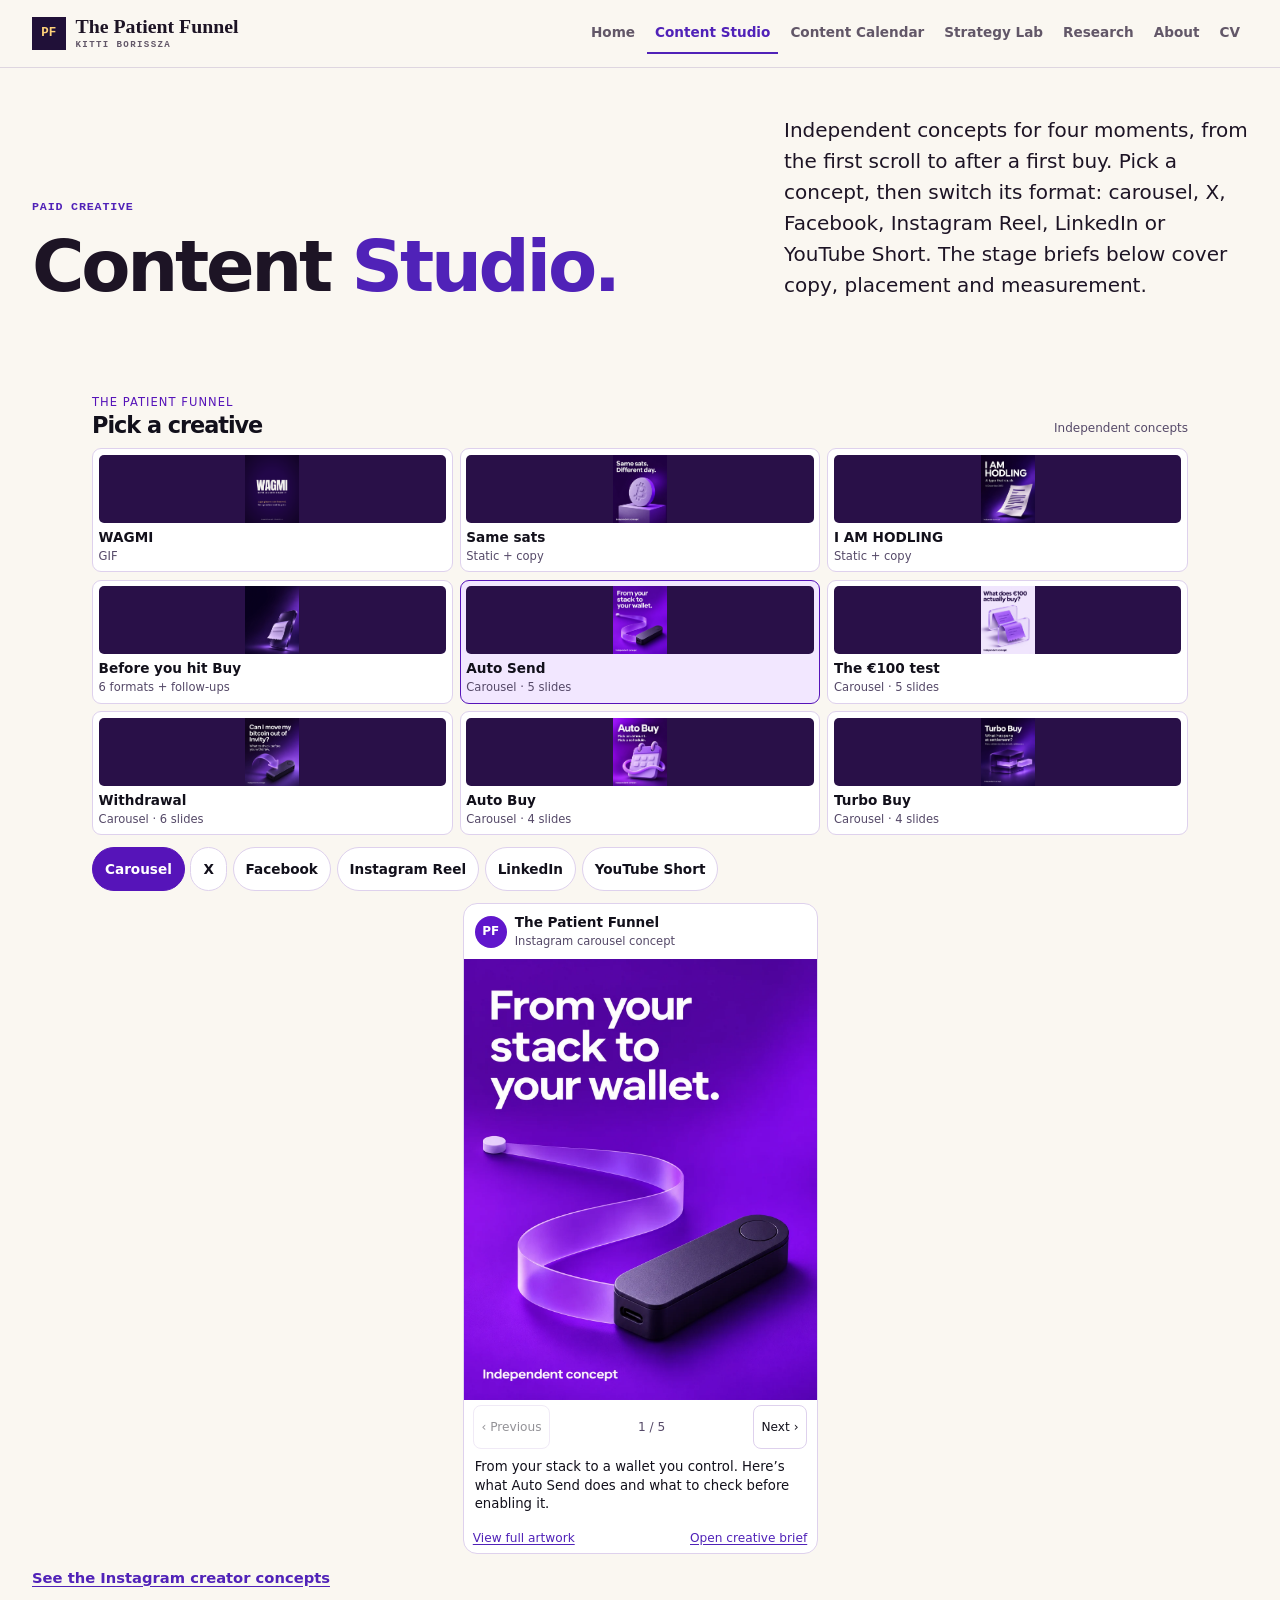
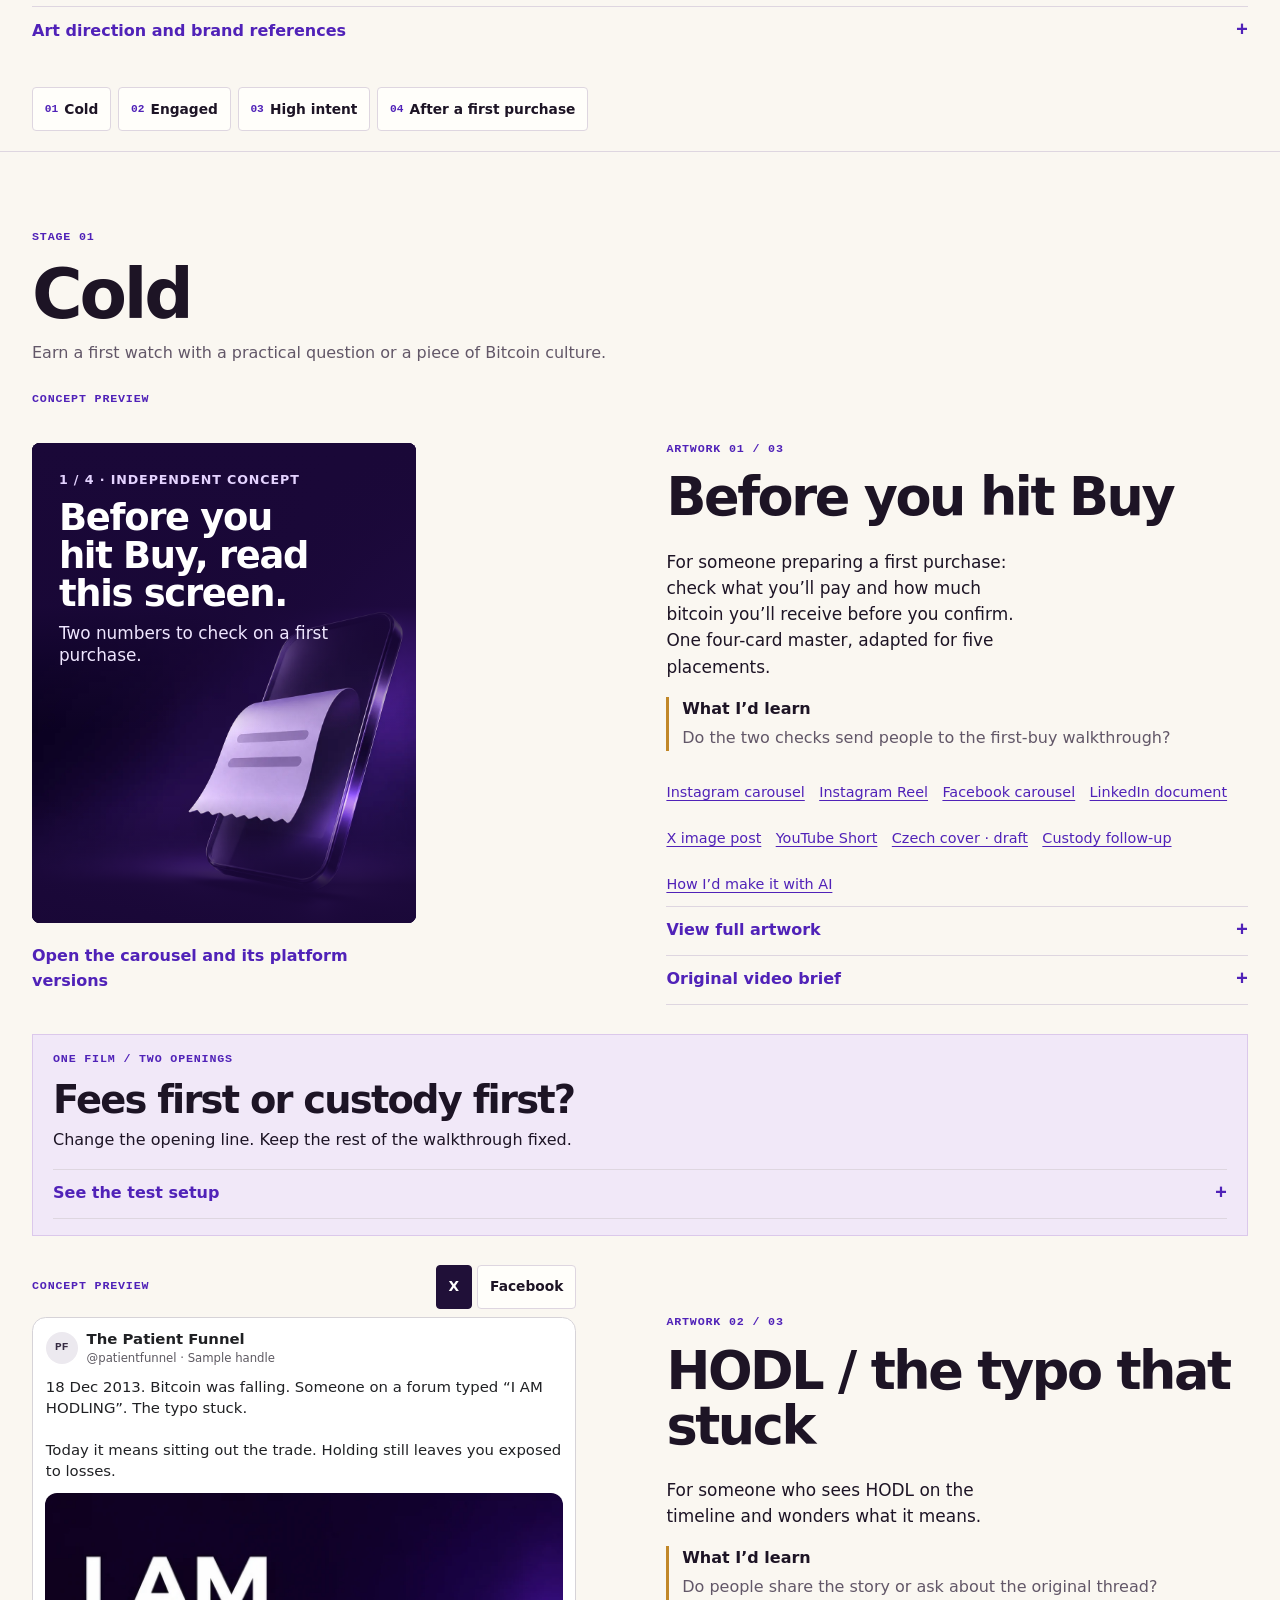
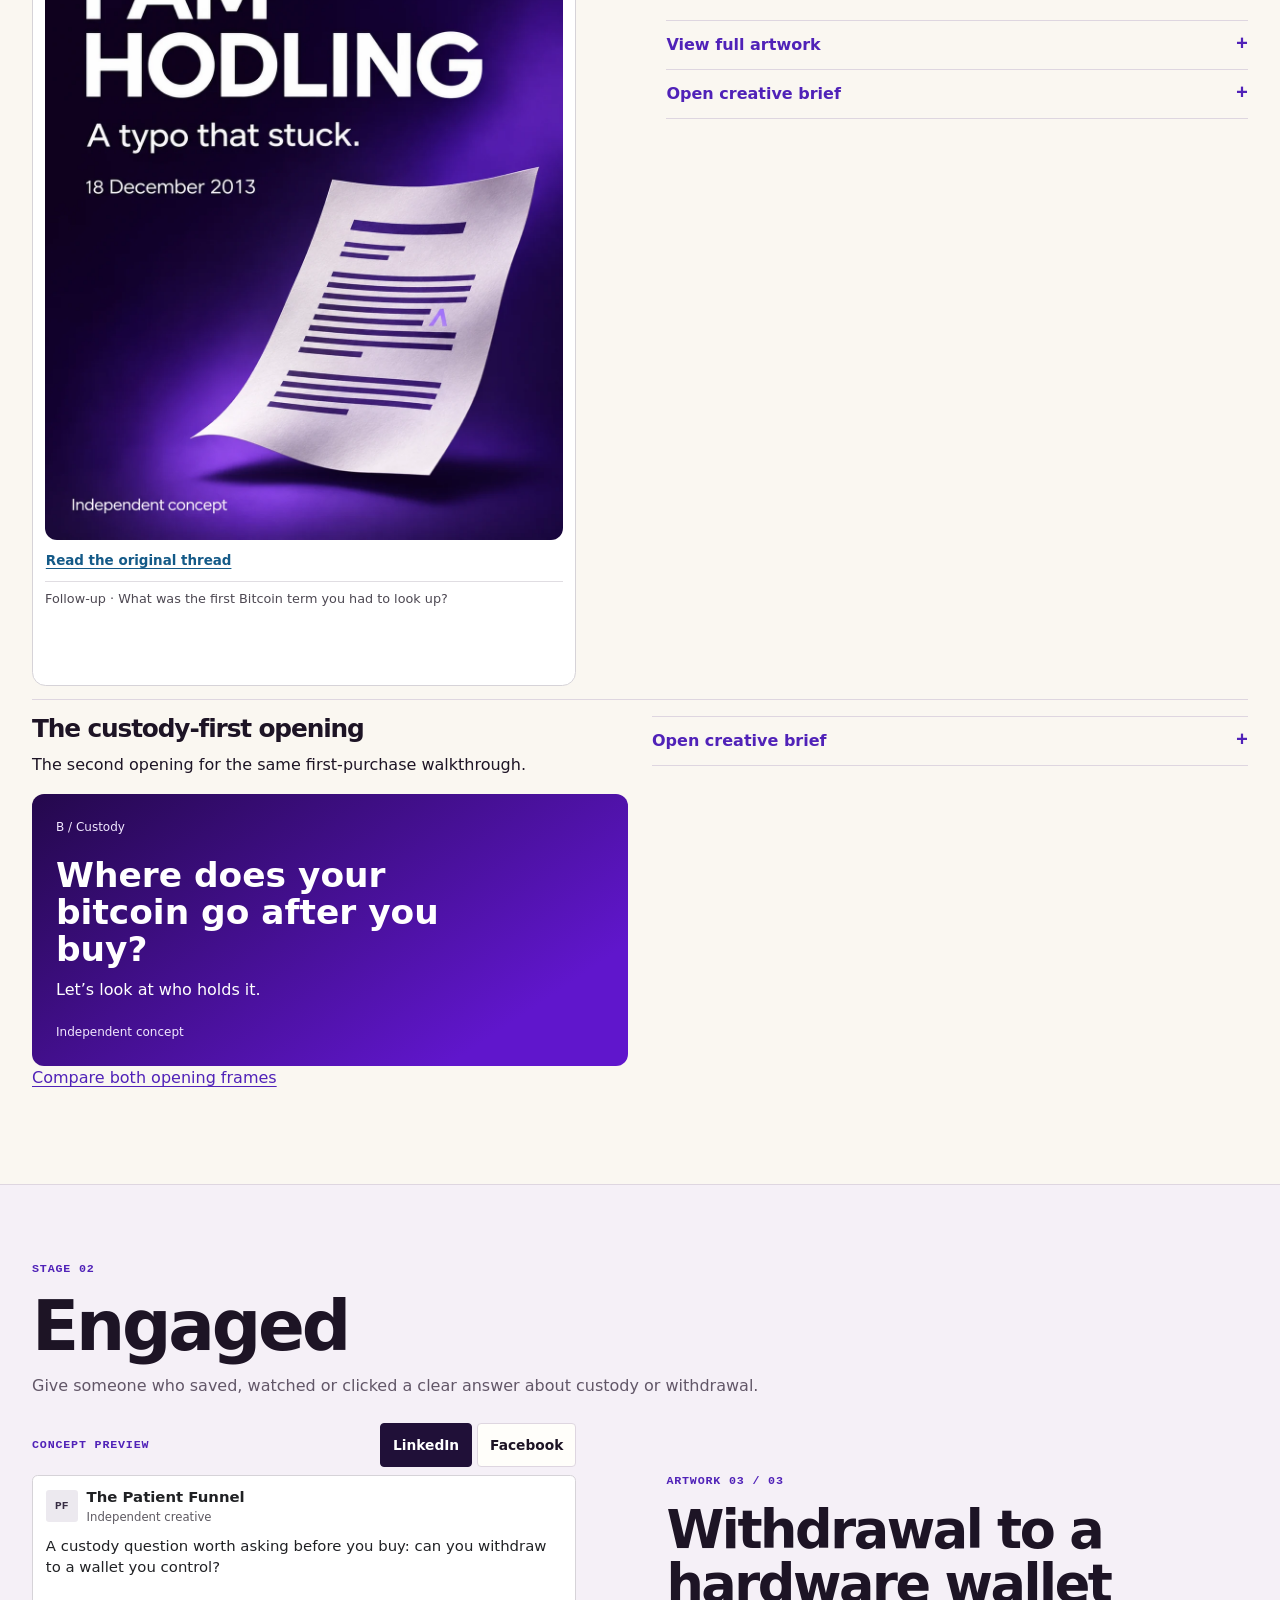
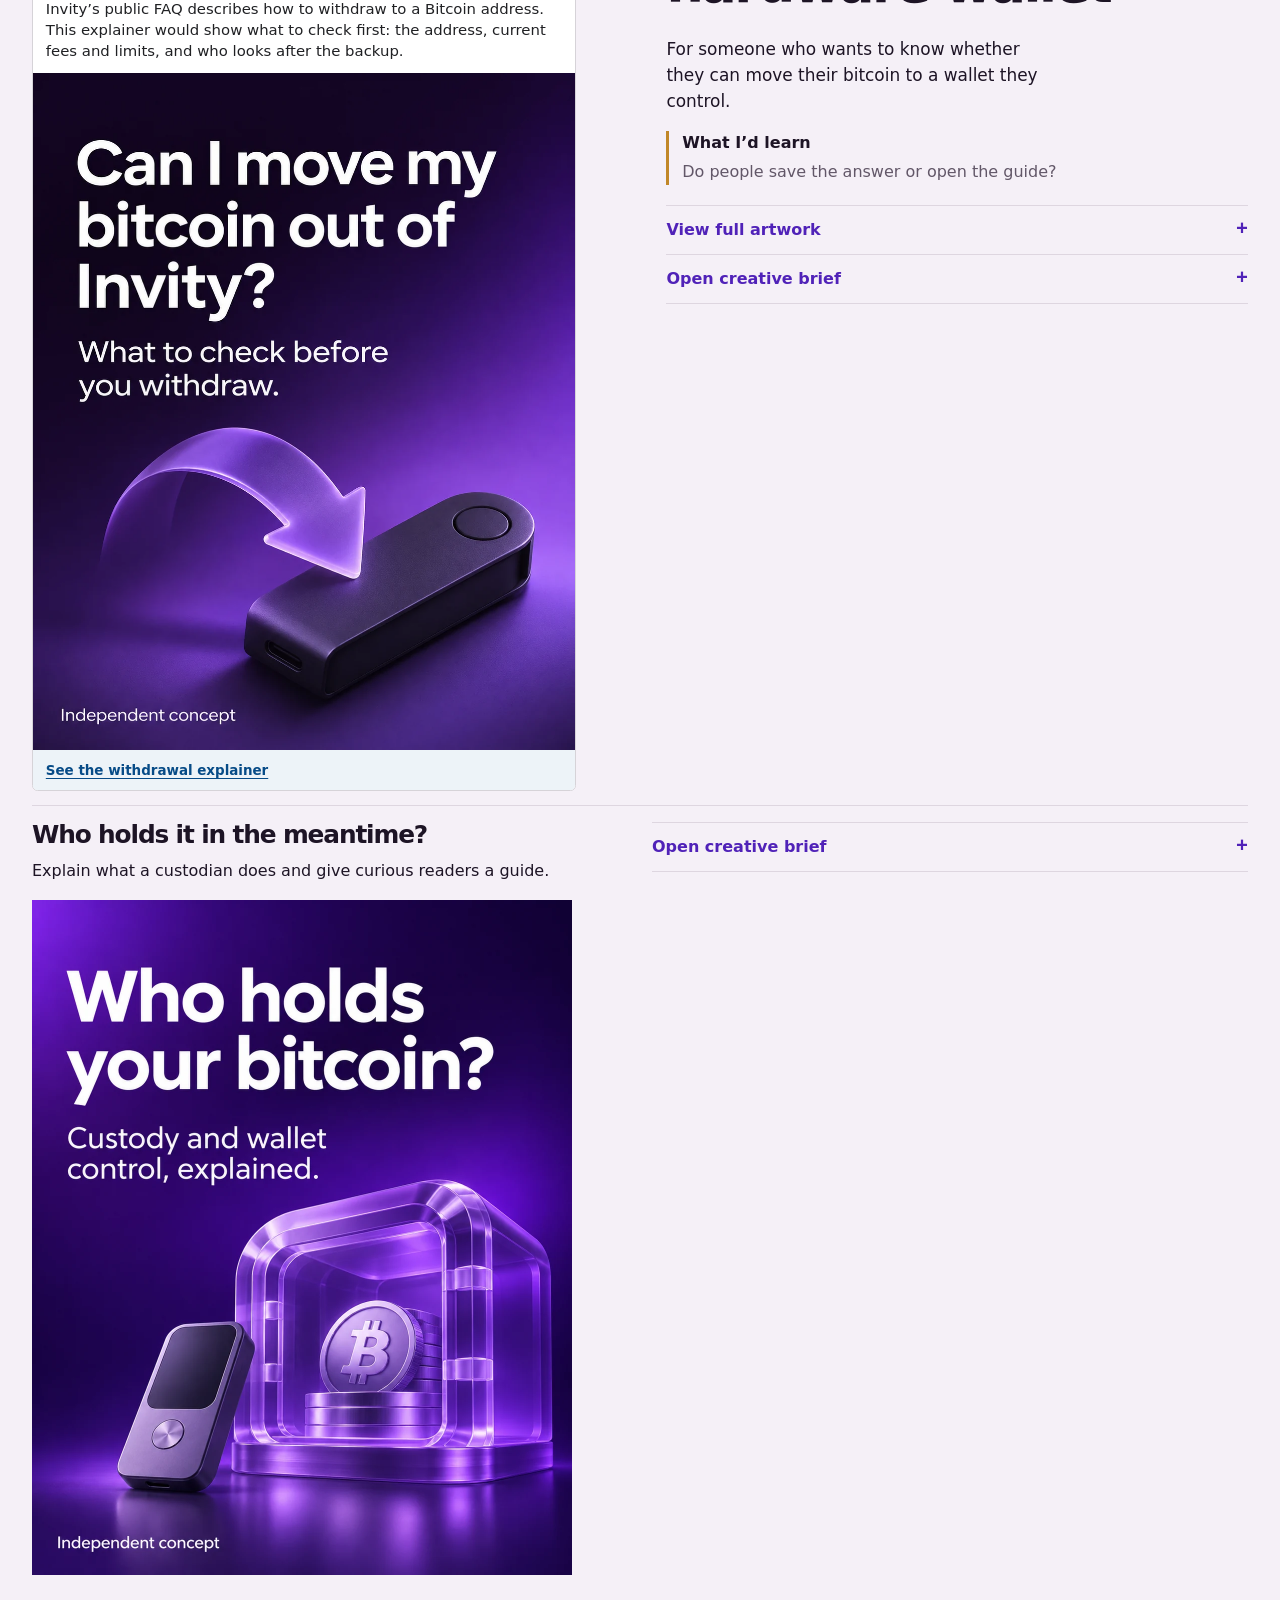
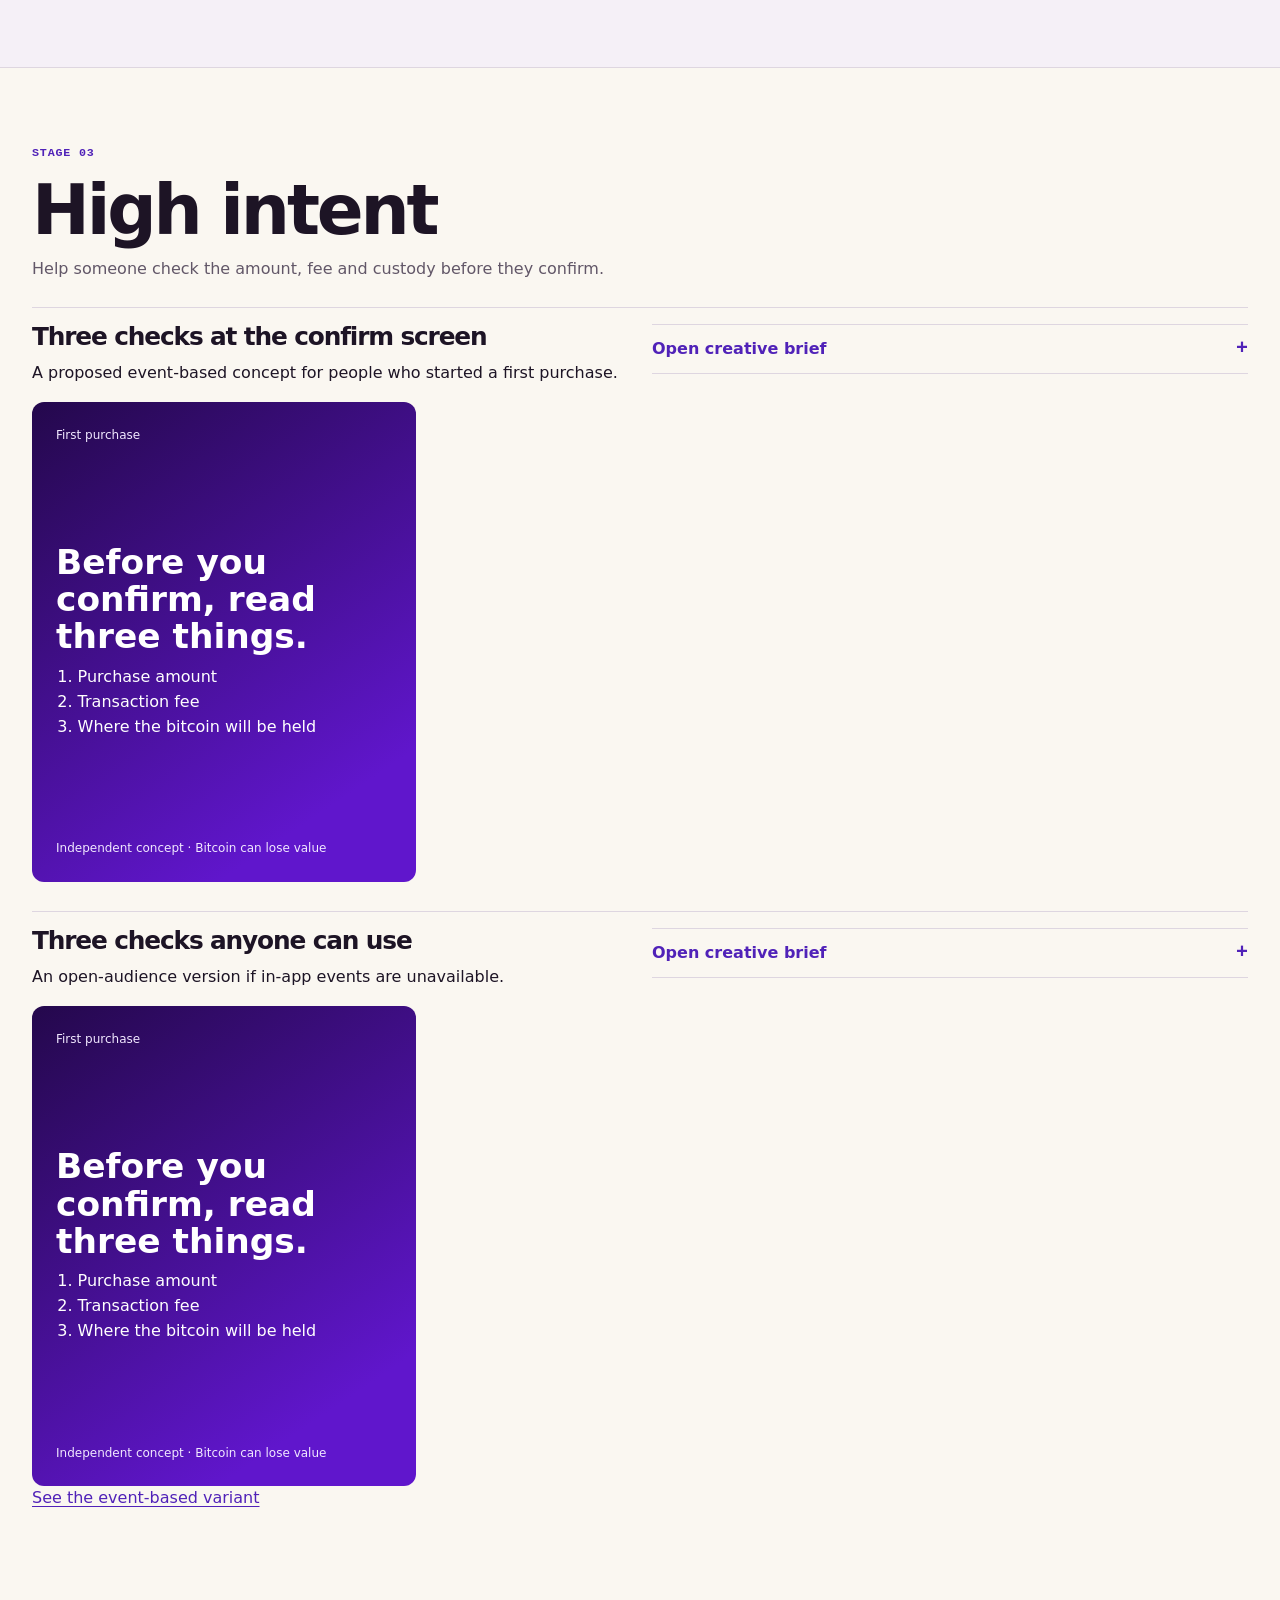
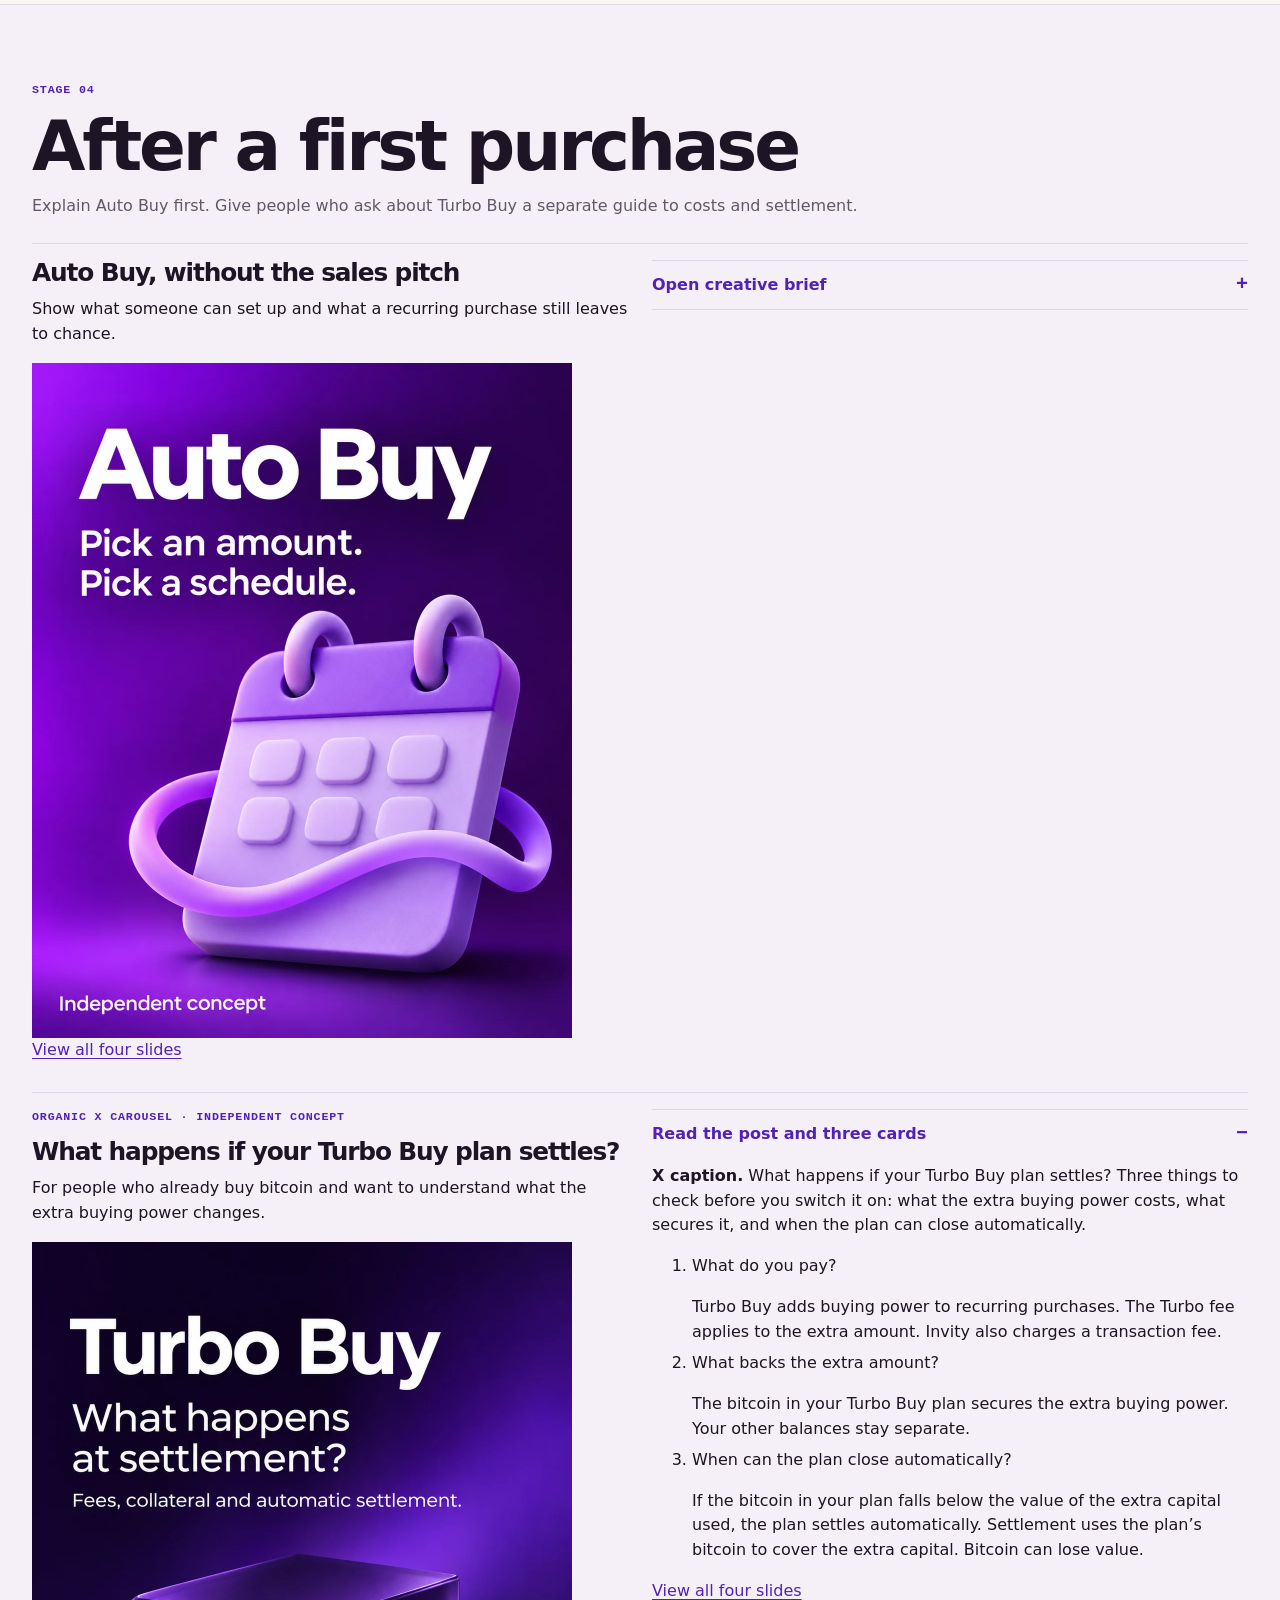
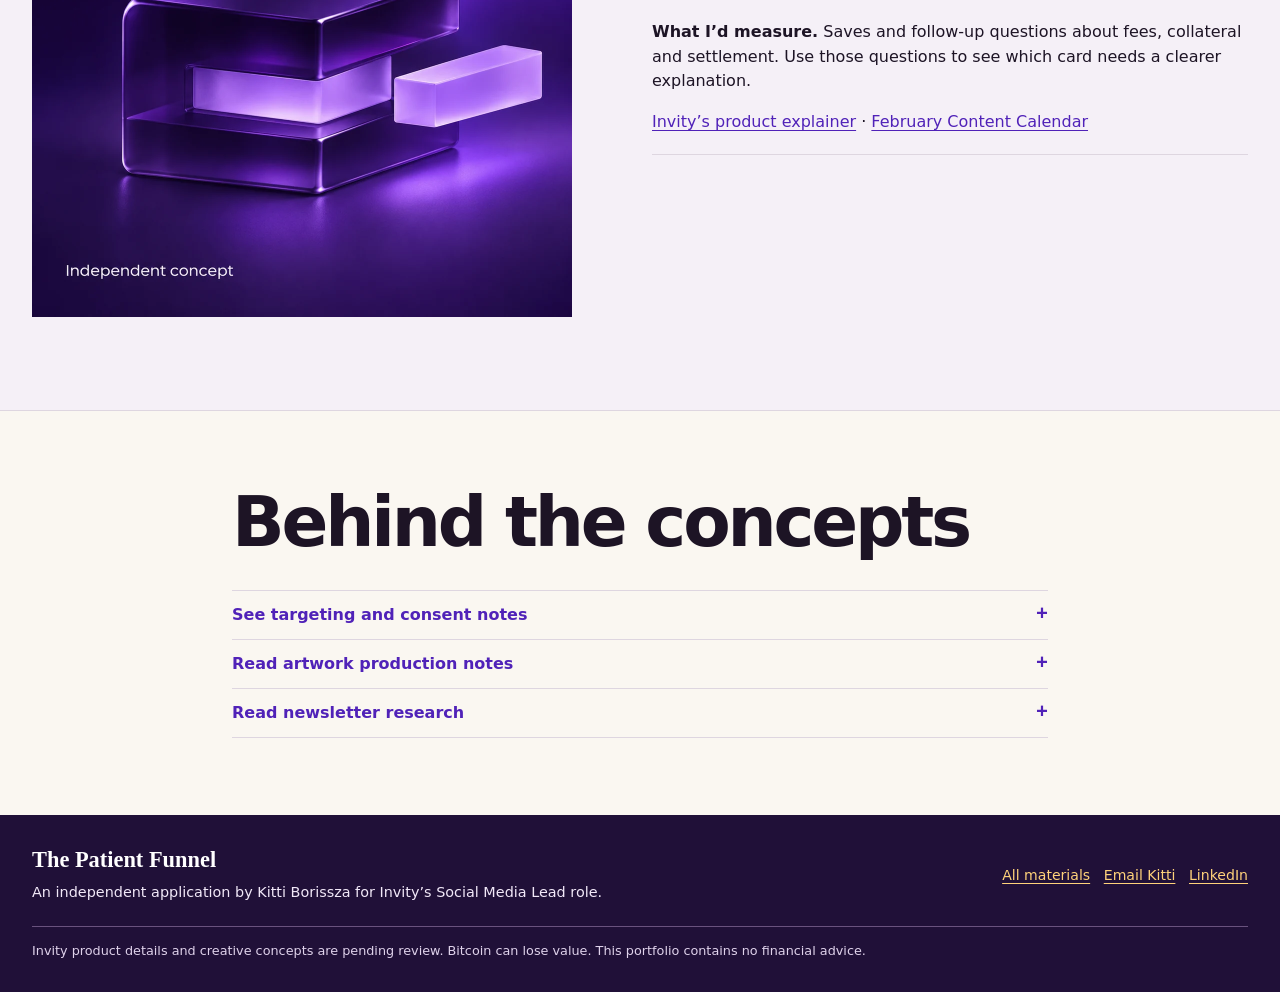
<file: full/ad-gallery.html>
<!doctype html>
<html lang="en">
<head>
<meta charset="utf-8"><meta name="robots" content="noindex">
<meta name="viewport" content="width=device-width, initial-scale=1">
<title>Content Studio · The Patient Funnel</title>
<meta name="description" content="Eight independent paid-social concepts for Invity, mapped from a first glance to a first purchase and an honest conversation about Auto Buy.">
<meta name="author" content="Kitti Borissza">
<meta name="referrer" content="strict-origin-when-cross-origin">
<link rel="canonical" href="https://kittiborissza.github.io/the-patient-funnel/ad-gallery.html">
<meta property="og:type" content="website">
<meta property="og:title" content="Content Studio — The Patient Funnel — Kitti Borissza">
<meta property="og:description" content="Eight independent paid-social concepts for Invity, mapped from a first glance to a first purchase and an honest conversation about Auto Buy.">
<meta property="og:url" content="https://kittiborissza.github.io/the-patient-funnel/ad-gallery.html">
<meta property="og:image" content="https://kittiborissza.github.io/the-patient-funnel/og.png">
<meta property="og:image:width" content="1200">
<meta property="og:image:height" content="630">
<meta property="og:image:alt" content="The Patient Funnel: an independent social media proposal for Invity, by Kitti Borissza.">
<meta name="twitter:card" content="summary_large_image">
<meta name="twitter:image" content="https://kittiborissza.github.io/the-patient-funnel/og.png">
<meta name="theme-color" content="#24084c">
<link rel="icon" href="data:,">
<link rel="stylesheet" href="styles.css">
<link rel="stylesheet" href="fees-concept.css?v=followups">
<script src="interactions.js" defer></script>
<script src="fees-concept.js?v=followups" defer></script>

<noscript><style>.feed-controls .tablist{display:none!important}</style></noscript>
</head>
<body class="ad-gallery">
<a class="skip" href="#main">Skip to content</a>
<header class="site-head"><div class="wrap head-inner">
  <a class="wordmark" href="index.html"><span class="monogram" aria-hidden="true">PF</span><span>The Patient Funnel<small>KITTI BORISSZA</small></span></a>
  <nav aria-label="Main navigation"><a href="index.html">Home</a><a href="ad-gallery.html" aria-current="page">Content Studio</a><a href="content-calendar.html">Content Calendar</a><a href="strategy.html">Strategy Lab</a><a href="research.html">Research</a><a href="index.html#about">About</a><a href="../cv/Kitti-Borissza-Invity-Social-Media-Lead.pdf?v=76632c7b">CV</a></nav>
</div></header>
<main id="main" tabindex="-1"><header class="page-intro wrap" id="top"><div><p class="eyebrow">Paid creative</p><h1>Content <em>Studio.</em></h1></div><div class="intro-copy"><p>Independent concepts for four moments, from the first scroll to after a first buy. Pick a concept, then switch its format: carousel, X, Facebook, Instagram Reel, LinkedIn or YouTube Short. The stage briefs below cover copy, placement and measurement.</p></div></header>
<div class="wrap concept-intro"><span id="creative-compare-1"></span><section id="invity-gallery-sample" class="viz-dotted-background" aria-label="Invity portfolio creative gallery">
  <div class="iv-head">
    <div><p>THE PATIENT FUNNEL</p><h2>Pick a creative</h2></div>
    <span>Independent concepts</span>
  </div>
  <div class="iv-picker" hidden role="group" aria-label="Creative">
    <button class="cursor-interaction" type="button" data-work="wagmi" aria-pressed="false"><img data-image="wagmi" alt=""><b>WAGMI</b><small>GIF</small></button>
    <button class="cursor-interaction" type="button" data-work="sats" aria-pressed="false"><img data-image="sats" alt=""><b>Same sats</b><small>Static + copy</small></button>
    <button class="cursor-interaction" type="button" data-work="hodl" aria-pressed="false"><img data-image="hodl" alt=""><b>I AM HODLING</b><small>Static + copy</small></button>
    <button class="cursor-interaction" type="button" data-work="fees" aria-pressed="false"><img data-image="fees" alt=""><b>Before you hit Buy</b><small>6 formats + follow-ups</small></button>
    <button class="cursor-interaction" type="button" id="carousel-autosend" data-work="autosend" aria-pressed="true"><img data-image="autosend" alt=""><b>Auto Send</b><small>Carousel · 5 slides</small></button>
    <button class="cursor-interaction" type="button" id="carousel-compare" data-work="compare" aria-pressed="false"><img data-image="compare" alt=""><b>The €100 test</b><small>Carousel · 5 slides</small></button>
    <button class="cursor-interaction" type="button" data-work="withdraw" aria-pressed="false"><img data-image="withdraw" alt=""><b>Withdrawal</b><small>Carousel · 6 slides</small></button>
    <button class="cursor-interaction" type="button" data-work="autobuy" aria-pressed="false"><img data-image="autobuy" alt=""><b>Auto Buy</b><small>Carousel · 4 slides</small></button>
    <button class="cursor-interaction" type="button" data-work="turbo" aria-pressed="false"><img data-image="turbo" alt=""><b>Turbo Buy</b><small>Carousel · 4 slides</small></button>
  </div>
  <div class="iv-formats" hidden role="group" aria-label="Format">
    <button class="cursor-interaction" type="button" data-format-key="post" aria-pressed="true">Carousel</button><button class="cursor-interaction" type="button" data-format-key="x" aria-pressed="false">X</button><button class="cursor-interaction" type="button" data-format-key="fb" aria-pressed="false">Facebook</button><button class="cursor-interaction" type="button" data-format-key="ig" aria-pressed="false">Instagram Reel</button><button class="cursor-interaction" type="button" data-format-key="li" aria-pressed="false">LinkedIn</button><button class="cursor-interaction" type="button" data-format-key="yt" aria-pressed="false">YouTube Short</button><button class="cursor-interaction" type="button" data-format-key="cs" aria-pressed="false">Czech draft</button>
  </div>
  <div class="iv-formats iv-followup" hidden role="group" aria-labelledby="custody-set-label">
    <span id="custody-set-label">Custody follow-up</span><button class="cursor-interaction" type="button" data-format-key="custody-ig" aria-pressed="false">Instagram Reel</button><button class="cursor-interaction" type="button" data-format-key="custody-fb" aria-pressed="false">Facebook FAQ</button><button class="cursor-interaction" type="button" data-format-key="custody-email" aria-pressed="false">Email</button>
  </div>
  <div class="iv-post" hidden>
    <div class="iv-profile"><span class="iv-avatar" aria-hidden="true">PF</span><div><b>The Patient Funnel</b><small data-format>Instagram carousel concept</small></div></div>
    <figure data-slide></figure>
    <div class="iv-nav" data-slide-controls>
      <button type="button" class="cursor-interaction" data-move="-1"><span aria-hidden="true">‹</span> Previous</button><span data-count aria-live="polite" aria-atomic="true">1 / 5</span><button type="button" class="cursor-interaction" data-move="1">Next <span aria-hidden="true">›</span></button>
    </div>
    <div class="iv-nav" data-motion-controls hidden><button type="button" class="cursor-interaction" data-play aria-pressed="false">Play WAGMI</button><span>5-second animation</span></div>
    <p class="iv-caption" data-caption></p>
    <div class="iv-nav iv-links"><a data-artwork>View full artwork</a><a data-brief>Open creative brief</a></div>
  </div>
<section id="pf-social-preview" hidden aria-label="Platform preview">
  <div>
    <section class="pf-stage" data-variant="X" aria-label="X post"><article class="pf-frame pf-x"></article></section>
    <section class="pf-stage" data-variant="Facebook" aria-label="Facebook post" hidden><article class="pf-frame pf-fb"></article></section>
    <section class="pf-stage" data-variant="YouTube" aria-label="YouTube Shorts preview" hidden><article class="pf-frame pf-yt"></article></section>
    <section class="pf-stage" data-variant="Instagram" aria-label="Instagram Reel preview" hidden><article class="pf-frame pf-ig"></article></section>
    <section class="pf-stage" data-variant="LinkedIn" aria-label="LinkedIn post" hidden><article class="pf-frame pf-li"></article></section>
  </div>
</section>
<div class="iv-fees" id="fees-concept" hidden>
  <div data-bh-stage></div>
  <div class="bh-links"><a href="content-calendar.html#ex-walkthrough">See the first-buy walkthrough</a><a href="#ad-fees">Concept notes and original video brief</a></div>
  <details class="disclosure bh-ai" id="fees-ai"><summary>How I’d make this with AI</summary><div class="detail-body">
    <p>AI drafts the variants; I decide what runs. Here the decision is the hook. Switch it and the three outputs that open with it change together. The previews above follow the switch too. Both sets of outputs are prebuilt examples for this demo.</p>
    <div class="bh-toggle" role="group" aria-label="Hook"><button type="button" class="cursor-interaction" data-bh-hook="original" aria-pressed="true">Before · Original hook</button><button type="button" class="cursor-interaction" data-bh-hook="alternate" aria-pressed="false">After · “What will your first Bitcoin purchase cost?”</button></div>
    <div class="bh-outputs" id="fees-ai-outputs"></div>
    <div class="bh-ai-notes">
      <div><h3>Source brief</h3><dl><dt>Audience</dt><dd>People preparing for their first bitcoin purchase.</dd><dt>Message</dt><dd>Before confirming, check what you’ll pay and how much bitcoin you’ll receive.</dd><dt>CTA</dt><dd>See the first-buy walkthrough, to the existing walkthrough.</dd><dt>Rules</dt><dd>No invented prices, rates, fees or app screens. Every card says “Independent concept”.</dd></dl></div>
      <div><h3>What AI does, what I do</h3><ol><li>AI drafts hook variants, crops for 4:5, 1:1, 7:8 and 9:16, the Reel timing and each platform’s copy from the brief.</li><li>I pick one decision to change and edit the copy.</li><li>Human review before anything ships: <strong>claims</strong> (no figures, “Bitcoin can lose value” wherever a purchase is suggested), <strong>layout</strong> (copy inside each platform’s safe zone, both fields legible on every crop), <strong>captions</strong> (every Reel line on screen, readable with sound off), <strong>CTA</strong> (same words and link in all five).</li></ol></div>
      <div><h3>How I’d measure it</h3><ul><li><strong>Primary paid signal:</strong> walkthrough visits from each ad’s tracked link.</li><li><strong>Follow-up:</strong> first purchases, per market, only where consented attribution supports it.</li><li>Hook versions are compared on the same signal, never called on a small sample.</li></ul></div>
    </div>
  </div></details>
</div>
  <noscript><ul>
    <li><a href="../assets/wagmi-still-4x5.png">WAGMI artwork</a> · <a href="content-calendar.html#ex-wagmi">WAGMI script</a></li>
    <li><a href="../assets/hodl-creative.webp">HODL artwork</a> · <a href="#ad-hodl">HODL creative brief</a></li>
    <li><a href="../assets/same-sats-creative.webp">Same sats artwork</a> · <a href="#brief-sats">Creative brief</a></li>
    <li><a href="../assets/auto-send-creative.webp">Auto Send artwork</a> · <a href="#brief-autosend">Creative brief</a></li>
    <li><a href="../assets/euro-100-creative.webp">€100 test artwork</a> · <a href="research.html#quote-method">€100 test method</a></li>
  </ul></noscript>
</section>
<p class="gallery-after"><a class="text-link" href="content-calendar.html#creator-collabs">See the Instagram creator concepts</a></p>
<details class="disclosure" id="art-direction"><summary>Art direction and brand references</summary><div class="detail-body">
<p>Invity’s public work pairs a violet-led palette with clean sans-serif type, short headlines and dimensional product imagery. For this gallery, use one visual idea per cover. Put the explanation in the caption or follow-up cards.</p>
<p>Use <strong>#24084C</strong> for deep violet, <strong>#781CFF</strong> for the accent and <strong>#F1E8FF</strong> for the light cards. Invity’s site references TT Hoves Pro and Lufga. Use the licensed brand typefaces for production, with the official media kit for product imagery and logo artwork.</p>
<p>Use the native post layout for each platform. Keep “Independent concept” on each card. Use genuine app captures for walkthroughs and keep fees, risk and eligibility in the accompanying copy where relevant.</p>
<p><a href="https://www.invity.io/media/">Invity Media Book</a> · <a href="research.html#feed">Invity X references</a></p>
</div></details>
<style>
#invity-gallery-sample{color-scheme:light;--iv-surface:light-dark(#fff,#272130);--iv-text:light-dark(#12101b,#f8f2ff);--iv-muted:light-dark(#554968,#dbcfed);--iv-line:light-dark(#ded1ed,#574b67);--iv-active:light-dark(#f2e7ff,#3f2b57);--iv-action:light-dark(#5614b9,#d9beff);font-family:system-ui,sans-serif;color:var(--iv-text);padding:.75rem}
#invity-gallery-sample *,#invity-gallery-sample *::before,#invity-gallery-sample *::after{box-sizing:border-box}
#invity-gallery-sample [hidden]{display:none!important}
#invity-gallery-sample .iv-head{display:flex;justify-content:space-between;align-items:end;gap:.5rem;flex-wrap:wrap;margin-bottom:.65rem}
#invity-gallery-sample .iv-head p{margin:0;color:var(--iv-action);font-size:.72rem;letter-spacing:.09em}
#invity-gallery-sample h2{margin:.15rem 0 0;font-size:1.4rem;font-weight:650}
#invity-gallery-sample .iv-head span{color:var(--iv-muted);font-size:.75rem}
#invity-gallery-sample .iv-picker{display:grid;grid-template-columns:repeat(3,minmax(0,1fr));gap:.45rem;margin:0 0 .75rem}
#invity-gallery-sample button{cursor:var(--cursor-interaction,default);font:inherit}
#invity-gallery-sample .iv-picker button{min-width:0;background:var(--iv-surface);color:var(--iv-text);border:1px solid var(--iv-line);border-radius:9px;padding:.35rem;text-align:left;min-height:44px}
#invity-gallery-sample .iv-picker button[aria-pressed=true]{background:var(--iv-active);border-color:var(--iv-action)}
#invity-gallery-sample .iv-formats{display:flex;flex-wrap:wrap;gap:.35rem;margin:.75rem 0}#invity-gallery-sample .iv-formats button{min-height:44px;padding:.45rem .75rem;border:1px solid var(--iv-line);border-radius:999px;background:var(--iv-surface);color:var(--iv-text);font-size:.85rem;font-weight:650}#invity-gallery-sample .iv-formats button[aria-pressed=true]{background:var(--iv-action);border-color:var(--iv-action);color:#fff}
#invity-gallery-sample .iv-followup{margin-top:-.35rem;align-items:center}#invity-gallery-sample .iv-followup span{margin-right:.2rem;color:var(--iv-muted);font-size:.72rem;font-weight:650;letter-spacing:.07em;text-transform:uppercase}
#invity-gallery-sample button{transition-property:background-color,border-color,scale;transition-duration:150ms;transition-timing-function:cubic-bezier(0.2,0,0,1)}#invity-gallery-sample button:active{scale:.96}@media(hover:hover){#invity-gallery-sample .iv-picker button:hover{scale:1.02}}
#invity-gallery-sample .iv-picker img{width:100%;height:68px;object-fit:contain;background:#291048;border-radius:5px;display:block;margin:0 0 .26rem}
#invity-gallery-sample .iv-picker b,#invity-gallery-sample .iv-profile b{display:block;font-size:.85rem;overflow-wrap:anywhere}
#invity-gallery-sample small{display:block;color:var(--iv-muted);font-size:.72rem}
#invity-gallery-sample .iv-post{margin:auto;max-width:355px;background:var(--iv-surface);border:1px solid var(--iv-line);border-radius:14px;overflow:hidden}
#invity-gallery-sample .iv-profile{display:flex;align-items:center;gap:.5rem;padding:.5rem .7rem}
#invity-gallery-sample .iv-avatar{display:grid;place-items:center;background:#6016cc;color:#fff;width:32px;height:32px;border-radius:50%;font-size:.75rem;font-weight:700}
#invity-gallery-sample .iv-post figure{margin:0;aspect-ratio:4/5;position:relative;overflow:hidden;background:#291048}
#invity-gallery-sample .iv-post figure img{width:100%;height:100%;display:block;object-fit:contain}
#invity-gallery-sample .iv-slide{height:100%;display:flex;flex-direction:column;justify-content:space-between;padding:clamp(.85rem,4vw,1.35rem);background:#f1e8ff;color:#0f1018}
#invity-gallery-sample .iv-slide.iv-purple{background:linear-gradient(146deg,#5214a5,#6916df 75%);color:white}
#invity-gallery-sample .iv-chip{font-size:.67rem;letter-spacing:.075em;text-transform:uppercase;font-weight:650}
#invity-gallery-sample .iv-mark{font-size:clamp(1.8rem,8vw,3.8rem);font-weight:750;letter-spacing:-.07em;align-self:flex-start;line-height:1.07}
#invity-gallery-sample .iv-slide h3{font-size:clamp(1.65rem,6vw,2.55rem);line-height:1.03;letter-spacing:-.035em;margin:.3rem 0 .4rem;font-weight:700}
#invity-gallery-sample .iv-slide p{font-size:.85rem;line-height:1.35;margin:0;max-width:29ch}
#invity-gallery-sample .iv-slide a{align-self:flex-start;border-radius:99px;padding:.45rem .7rem;background:white;color:#5013ab;font-size:.83rem;text-decoration:none;font-weight:650}
#invity-gallery-sample .iv-nav{display:flex;justify-content:space-between;align-items:center;gap:.45rem;padding:.3rem .58rem;color:var(--iv-muted);font-size:.76rem}
#invity-gallery-sample .iv-nav button{border:1px solid var(--iv-line);border-radius:8px;padding:.35rem .48rem;background:var(--iv-surface);color:var(--iv-text);min-height:44px;font-size:.76rem}
#invity-gallery-sample .iv-nav button[aria-disabled="true"]{opacity:.45;cursor:default}
#invity-gallery-sample .iv-caption{padding:.25rem .7rem .65rem;margin:0;color:var(--iv-text);font-size:.83rem;line-height:1.4}
@media(max-width:445px){#invity-gallery-sample .iv-picker{grid-template-columns:repeat(2,minmax(0,1fr))}#invity-gallery-sample .iv-picker img{height:48px}}
#invity-gallery-sample .iv-slide.iv-purple,.brief-poster{background:linear-gradient(146deg,#24084c,#6016cc 82%);color:#fff}
#invity-gallery-sample .iv-slide h3,.brief-poster strong{font-family:"TT Hoves Pro",system-ui,sans-serif}
#invity-gallery-sample .iv-slide a{margin-top:.6rem}
#invity-gallery-sample .iv-slide .iv-concept-label{color:inherit;margin-top:.4rem}
.test-pair .brief-poster,.brief-poster{min-height:17rem;display:flex;flex-direction:column;gap:.6rem;padding:clamp(.95rem,3vw,1.5rem);border:0;border-radius:12px}
.brief-poster span,.brief-poster small{font-size:.75rem;color:#f1e8ff}
.brief-poster strong{font-size:clamp(1.45rem,4vw,2.15rem);line-height:1.08;margin-block:auto 0;max-width:16ch}
.brief-poster p{margin:0}
.brief-poster small{margin-top:auto}
.confirm-poster{aspect-ratio:4/5;max-width:24rem}
.confirm-poster ol{padding-left:1.35rem;margin:0}
.brief-with-art{display:grid;grid-template-columns:minmax(0,7rem) minmax(0,1fr);align-items:start;gap:.85rem}
.brief-with-art img{display:block;width:100%;height:auto;border-radius:.55rem}
.brief-with-art>a{transition:scale 200ms cubic-bezier(0.2,0,0,1)}@media(hover:hover){.brief-with-art>a:hover{scale:1.02}}
.brief-with-art h3{margin-top:0}
</style>
<script>
(() => {
  const root = document.getElementById('invity-gallery-sample');
  const assets = {wagmi:'../assets/wagmi-still-4x5.png',wagmiMotion:'../assets/wagmi-4x5.gif',sats:'../assets/same-sats-creative.webp',hodl:'../assets/hodl-creative.webp',autosend:'../assets/auto-send-creative.webp',fees:'../assets/fees-campaign/cover.webp',compare:'../assets/euro-100-creative.webp',withdraw:'../assets/withdraw-creative.webp',autobuy:'../assets/auto-buy-creative.webp',turbo:'../assets/turbo-buy-creative.webp'};
  const entries = {
    wagmi: {format:'Animated concept',caption:'The chart is red. Someone posts WAGMI. Four letters can keep you company. The price can still do its own thing.',alt:'WAGMI artwork about Bitcoin culture on a red day.'},
    sats: {format:'Static X post concept',caption:'Your sats can stay the same while their euro value moves. What do you pay attention to on a red day?',alt:'Same sats. Different day.'},
    hodl: {format:'Static post concept',caption:'December 2013. Bitcoin was down. A typo in a forum post became one of Bitcoin’s most persistent memes.',alt:'I AM HODLING, with the date of the original 2013 forum post.'},
    autosend: {format:'Instagram carousel concept',caption:'From your stack to a wallet you control. Here’s what Auto Send does and what to check before enabling it.',alt:'From your stack to your wallet.',slides:[
      ['01 / 04','01','Choose the destination.','Use a Bitcoin address for a wallet you control. Review it before confirming.'],
      ['02 / 04','02','Set a threshold.','Choose a value in a currency available in the app; confirm local conditions.'],
      ['03 / 04','03','Check the details.','Review the address, threshold and any fee or conditions shown in the app.'],
      ['04 / 04','↗','Know what happens next.','When the balance reaches the threshold, Auto Send can trigger the transfer.','Explore Auto Send','research.html#claims']
    ]},
    compare: {format:'Instagram carousel concept',caption:'What does €100 actually buy? This carousel shows the test method. App quotes and received amounts are pending.',alt:'What does €100 actually buy?',slides:[
      ['01 / 04','€100','Start with the same €100.','Match the market, payment method and time window.'],
      ['02 / 04','SAT','Capture the quote.','Record the quoted sats and the purchase fee. Keep the timestamp.'],
      ['03 / 04','↗','Follow it to the wallet.','Where a separate transfer is needed, record its cost and the sats that arrive.'],
      ['04 / 04','—','Compare sats received.','Quotes and received amounts pending. The test will show both, with the capture conditions.']
    ]},
    withdraw: {format:'Withdrawal carousel concept',caption:'Moving bitcoin to your own wallet? Check the address, fee and limits first.',alt:'Can I move my bitcoin out of Invity?',slides:[
      ['01 / 05','01','Choose a wallet.','Use a Bitcoin address from a wallet you control.'],
      ['02 / 05','02','Check the address.','Compare it against the address displayed by your wallet.'],
      ['03 / 05','03','Review the fee.','Check the current withdrawal fee and limits before confirming.'],
      ['04 / 05','04','Consider a small test.','Check the minimum amount and what a second transfer would cost.'],
      ['05 / 05','05','Know what you control.','Keep your wallet backup private. Explore Auto Send if you want to set a transfer threshold.']
    ]},
    autobuy: {format:'Auto Buy carousel concept',caption:'Pick an amount and schedule that make sense for you. Bitcoin can lose value.',alt:'Auto Buy. Pick an amount. Pick a schedule.',slides:[
      ['01 / 03','01','Pick an amount.','Decide how much you want each recurring purchase to be.'],
      ['02 / 03','02','Pick a schedule.','Choose an available frequency and review the details in the app.'],
      ['03 / 03','03','Understand the trade-off.','Scheduled buys do not protect you from losses. A one-off purchase is also an option.']
    ]},
    turbo: {format:'Organic X carousel concept',caption:'What happens at settlement? Check the fee, collateral and trigger before deciding.',alt:'Turbo Buy. What happens at settlement?',slides:[
      ['01 / 03','01','What do you pay?','The Turbo fee applies to the extra buying power. A transaction fee also applies.'],
      ['02 / 03','02','What backs it?','Bitcoin in the plan secures the extra buying power. Other balances stay separate.'],
      ['03 / 03','03','When can it settle?','If plan value falls below the extra capital used, it settles automatically. Bitcoin can lose value.']
    ]}
  };
  const target = root.querySelector('[data-slide]');
  const prev = root.querySelector('[data-move="-1"]');
  const next = root.querySelector('[data-move="1"]');
  const play = root.querySelector('[data-play]');
  const selector = [...root.querySelectorAll('[data-work]')];
  const briefs = {
    wagmi: 'content-calendar.html#ex-wagmi',
    hodl: '#ad-hodl',
    sats: '#brief-sats',
    autosend: '#brief-autosend',
    compare: '#brief-compare',
    withdraw: '#ad-withdraw',
    autobuy: '#ad-autobuy',
    turbo: '#turbo-buy'
  };
  let active = 'autosend';
  let format = 'post';
  let step = 0;
  const post = root.querySelector('.iv-post');
  const platformPreview = root.querySelector('#pf-social-preview');
  const formats = [...root.querySelectorAll('[data-format-key]')];
  const feesView = root.querySelector('#fees-concept');
  const formatLabels = {x:'X',fb:'Facebook',ig:'Instagram Reel',li:'LinkedIn',yt:'YouTube Short'};
  const feesFormatLabels = {post:'Instagram carousel',x:'X image post',fb:'Facebook carousel',ig:'Instagram Reel',li:'LinkedIn document',yt:'YouTube Short',cs:'Czech carousel · draft','custody-ig':'Instagram Reel','custody-fb':'Facebook FAQ','custody-email':'Email'};
  const followUp = root.querySelector('.iv-followup');
  // The platform previews were written for a slightly different concept list.
  const toPlatformConcept = { autosend: 'keys', autobuy: 'routine' };
  const fromPlatformConcept = { keys: 'autosend', routine: 'autobuy' };
  let playing = false;
  let timer;
  function render(reveal = false) {
    const fees = active === 'fees';
    for (const button of selector) button.setAttribute('aria-pressed',String(button.dataset.work === active));
    for (const button of formats) {
      const key = button.dataset.formatKey;
      button.hidden = fees ? !feesFormatLabels[key] : key !== 'post' && !formatLabels[key];
      button.textContent = fees ? feesFormatLabels[key] || '' : key === 'post' ? (entries[active].slides ? 'Carousel' : active === 'wagmi' ? 'Animation' : 'Artwork') : formatLabels[key];
      button.setAttribute('aria-pressed', String(key === format));
    }
    feesView.hidden = !fees;
    followUp.hidden = !fees;
    post.hidden = fees || format !== 'post';
    platformPreview.hidden = fees || format === 'post';
    feesConcept.render(fees && format, step, reveal);
    if (fees) return;
    const entry = entries[active];
    const hasSlides = Boolean(entry.slides);
    const total = hasSlides ? entry.slides.length + 1 : 1;
    root.querySelector('[data-format]').textContent = entry.format;
    root.querySelector('[data-caption]').textContent = entry.caption;
    root.querySelector('[data-artwork]').href = assets[active];
    root.querySelector('[data-brief]').href = briefs[active];
    root.querySelector('[data-slide-controls]').hidden = !hasSlides;
    root.querySelector('[data-motion-controls]').hidden = active !== 'wagmi';
    root.querySelector('[data-count]').textContent = (step + 1) + ' / ' + total;
    prev.setAttribute('aria-disabled', String(step === 0));
    next.setAttribute('aria-disabled', String(step === total - 1));
    play.setAttribute('aria-pressed',String(playing));
    play.textContent = playing ? 'Stop WAGMI' : 'Play WAGMI';
    if (format !== 'post') renderPlatformPreview(toPlatformConcept[active] || active, format);
    if (!step) {
      target.innerHTML = '<img alt="' + entry.alt + '" src="' + assets[playing ? 'wagmiMotion' : active] + '">';
      return;
    }
    const [number,mark,title,body,cta,url] = entry.slides[step - 1];
    const label = selector.find(button => button.dataset.work === active).querySelector('b').textContent;
    target.innerHTML = '<div class="iv-slide' + (step % 2 === 0 ? ' iv-purple' : '') + '"><div class="iv-chip">' + number + ' · ' + label + '</div><div class="iv-mark" aria-hidden="true">' + mark + '</div><div><h3>' + title + '</h3><p>' + body + '</p></div>' + (cta ? '<a href="' + url + '" target="_blank" rel="noopener noreferrer">' + cta + '</a>' : '<span class="iv-chip">Independent concept</span>') + '<small class="iv-concept-label">Independent concept</small></div>';
  }
  function selectCreative(creative, slide, writeHistory = false, nextFormat = format) {
    clearTimeout(timer);
    active = creative;
    format = nextFormat;
    const total = creative === 'fees' ? 4 : (entries[creative].slides?.length ?? 0) + 1;
    step = Math.max(0, Math.min(slide, total - 1));
    playing = false;
    render(writeHistory);

    if (writeHistory) {
      const hash = format === 'post' ? '#creative-' + active + '-' + (step + 1) : '#preview-' + (toPlatformConcept[active] || active) + '-' + format;
      if (location.hash !== hash) history.pushState(null, '', hash);
      if (creative !== 'fees') revealChange(format === 'post' ? target : platformPreview);
    }
  }

  function restoreCreative(scroll = false) {
    const match = /^#creative-(wagmi|sats|hodl|fees|autosend|compare|withdraw|autobuy|turbo)-([1-6])$/.exec(location.hash);
    const feesSection = ['#ad-fees', '#brief-fees', '#artwork-fees', '#ab-test', '#fees-ai'].includes(location.hash);
    const legacy = { '#carousel-autosend': 'autosend', '#carousel-compare': 'compare' };
    const feesLegacy = { '#fees-feed-facebook': 'fb', '#fees-feed-linkedin': 'li' }[location.hash];
    const route = /^#preview-([a-z]+)-([a-z-]+)$/.exec(location.hash);
    const routeCreative = route && (fromPlatformConcept[route[1]] || route[1]);
    const preview = route && (routeCreative === 'fees' ? feesFormatLabels[route[2]] : entries[routeCreative] && formatLabels[route[2]]);
    if (preview) selectCreative(routeCreative, 0, false, route[2]);
    else if (feesLegacy) selectCreative('fees', 0, false, feesLegacy);
    else selectCreative(match?.[1] || legacy[location.hash] || (feesSection ? 'fees' : 'autosend'), match ? Number(match[2]) - 1 : 0, false, 'post');
    if ((match || preview || feesLegacy) && scroll) root.scrollIntoView({ block: 'start' });
  }

  for (const image of root.querySelectorAll('[data-image]')) image.src = assets[image.dataset.image];
  for (const button of formats) button.addEventListener('click', () => {
    selectCreative(active, 0, true, button.dataset.formatKey);
  });
  for (const button of selector) button.addEventListener('click', () => {
    selectCreative(button.dataset.work, 0, true, 'post');
    scrollToChange(button.dataset.work === 'fees' ? feesView : post);
  });
  prev.addEventListener('click', () => {
    if (step > 0) selectCreative(active, step - 1, true);
  });
  next.addEventListener('click', () => {
    if (step < (entries[active].slides?.length ?? 0)) selectCreative(active, step + 1, true);
  });
  root.querySelector('.iv-post').addEventListener('keydown', event => {
    if (!entries[active].slides) return;
    if (event.key === 'ArrowLeft' || event.key === 'ArrowRight') {
      event.preventDefault();
      (event.key === 'ArrowLeft' ? prev : next).click();
    }
  });
  play.addEventListener('click', () => {
    clearTimeout(timer); playing = !playing; render(); revealChange(target);
    if(playing) timer = setTimeout(() => { playing = false; render(); }, 5500);
  });
  let touchX;
  target.addEventListener('touchstart', event => { touchX = event.changedTouches[0].clientX; }, {passive:true});
  target.addEventListener('touchend', event => {
    if (!entries[active].slides || touchX === undefined) return;
    const distance = event.changedTouches[0].clientX - touchX;
    touchX = undefined;
    if (distance < -45) next.click();
    if (distance > 45) prev.click();
  }, {passive:true});
  root.querySelector('.iv-picker').hidden = false;
  root.querySelector('.iv-formats').hidden = false;
  feesView.addEventListener('fees-card', event => selectCreative('fees', event.detail, true, 'post'));
  addEventListener('hashchange', () => restoreCreative(true));
  // The platform renderer is defined by the next script, so restore once the page has parsed.
  document.addEventListener('DOMContentLoaded', () => restoreCreative(true));
})();
</script>


<style>
#pf-social-preview{--pf-ink:light-dark(#17151e,#f5f1fa);--pf-muted:light-dark(#554d64,#c8bfd8);--pf-line:light-dark(#e7e2ef,#4e465d);--pf-pane:light-dark(#fff,#24202c);--pf-soft:light-dark(#f2edf9,#332943);--pf-purple:light-dark(#492784,#dabfff);--pf-face:system-ui,sans-serif;color:var(--pf-ink);color-scheme:light;font-family:var(--pf-face)}
#pf-social-preview *,#pf-social-preview *::before,#pf-social-preview *::after{box-sizing:border-box}
#pf-social-preview [hidden]{display:none!important}
#pf-social-preview .pf-stage{padding:.2rem .7rem .75rem;min-height:510px}
#pf-social-preview .pf-frame{max-width:465px;margin:auto;border:1px solid var(--pf-line);border-radius:15px;overflow:hidden;background:var(--pf-pane);color:var(--pf-ink);min-width:0}
#pf-social-preview .pf-nativebar,#pf-social-preview .pf-author{display:flex;align-items:center;justify-content:space-between;gap:.5rem;padding:.5rem .75rem}
#pf-social-preview .pf-nativebar{border-bottom:1px solid var(--pf-line);font-weight:650;font-size:.89rem}
#pf-social-preview .pf-nativebar span:last-child,#pf-social-preview .pf-author small{font-size:.72rem;color:var(--pf-muted);font-weight:500}
#pf-social-preview .pf-author{justify-content:flex-start}
#pf-social-preview .pf-author small{display:block}
#pf-social-preview .pf-author strong{font-size:.86rem}
#pf-social-preview .pf-avatar{display:grid;place-items:center;flex:0 0 31px;aspect-ratio:1;border-radius:50%;background:#4b2784;color:#fff;font-size:.68rem;font-weight:700}
#pf-social-preview .pf-caption{font-size:.87rem;margin:0;padding:.15rem .75rem .7rem;overflow-wrap:anywhere}
#pf-social-preview .pf-art{position:relative;display:grid;min-height:162px;aspect-ratio:1.7;overflow:hidden;isolation:isolate;color:#fff;background:#27163e}
#pf-social-preview .pf-art.sats{background:radial-gradient(ellipse at 78% 18%,#813770 0%,#512779 40%,#25163d 80%)}
#pf-social-preview .pf-art.routine{background:linear-gradient(137deg,#fff5dd 0%,#fff5dd 60%,#ecd4ff 60%);color:#301948}
#pf-social-preview .pf-art.compare{background:linear-gradient(110deg,#251439 0%,#251439 57%,#512984 57%);color:#fff}
#pf-social-preview .pf-art.keys{background:#e8dcfb;color:#301948}
#pf-social-preview .pf-art.turbo{background:linear-gradient(140deg,#2b1828,#64283d);color:#fff}
#pf-social-preview .pf-original{display:block;width:100%;height:100%;position:absolute;inset:0;object-fit:contain}
#pf-social-preview .pf-art.withdraw{background:#f6f1e8;color:#301948}
#pf-social-preview .pf-art.hodl,#pf-social-preview .pf-art.wagmi{background:#1d0c38}
#pf-social-preview .pf-poster{display:flex;flex-direction:column;justify-content:center;gap:.28rem;padding:.85rem 1.1rem;position:relative;z-index:1}
#pf-social-preview .pf-poster span{font-size:.69rem;letter-spacing:.075em;font-weight:650;text-transform:uppercase}
#pf-social-preview .pf-poster b{font-family:Georgia,serif;font-size:clamp(1.62rem,6vw,2.42rem);font-weight:500;line-height:1.02;letter-spacing:-.035em}
#pf-social-preview .pf-poster p{margin:.2rem 0 0;font-size:.81rem;max-width:29ch}
#pf-social-preview .pf-shape{position:absolute;right:-.6rem;top:.25rem;color:#fff2;font:500 clamp(3rem,13vw,7rem)/1 Georgia,serif;letter-spacing:-.1em;white-space:nowrap;pointer-events:none}
#pf-social-preview .routine .pf-shape,#pf-social-preview .keys .pf-shape,#pf-social-preview .withdraw .pf-shape{color:#48217520}
#pf-social-preview .pf-art.compare,#pf-social-preview .pf-art.keys,#pf-social-preview .pf-art.turbo{min-height:195px}
#pf-social-preview .pf-mini{display:flex;flex-wrap:wrap;gap:.35rem;margin-top:.35rem}
#pf-social-preview .pf-mini span{padding:.18rem .36rem;border:1px solid currentColor;border-radius:4px;letter-spacing:0;text-transform:none;font-size:.71rem;font-weight:500}
#pf-social-preview .pf-footer{display:flex;gap:.5rem;align-items:center;justify-content:space-between;flex-wrap:wrap;padding:.55rem .75rem;background:var(--pf-soft)}
#pf-social-preview .pf-footer div{display:grid;gap:.12rem;font-size:.83rem;font-weight:650}
#pf-social-preview .pf-footer small{font-size:.68rem;font-weight:500;color:var(--pf-muted)}
#pf-social-preview .pf-action{background:#492784;color:#fff;border:0;border-radius:6px;padding:.45rem .7rem;min-height:44px;font:650 .82rem var(--pf-face);cursor:var(--cursor-interaction,default)}
#pf-social-preview .pf-x .pf-action{background:var(--pf-ink);color:var(--pf-pane);border-radius:999px}
#pf-social-preview .pf-fb .pf-nativebar{color:light-dark(#165bc0,#a7c8ff)}
#pf-social-preview .pf-fb .pf-action{background:#2159ae}
#pf-social-preview .pf-li .pf-nativebar{color:light-dark(#075382,#9bd3fd)}
#pf-social-preview .pf-li .pf-action{background:#075982;border-radius:999px}
#pf-social-preview .pf-x .pf-art{margin:0 .7rem;border-radius:11px}
#pf-social-preview .pf-x .pf-footer{background:var(--pf-pane)}
#pf-social-preview .pf-yt,#pf-social-preview .pf-ig{max-width:370px}
#pf-social-preview .pf-yt .pf-nativebar{color:light-dark(#b52337,#ff9da8)}
#pf-social-preview .pf-yt .pf-art,#pf-social-preview .pf-ig .pf-art{aspect-ratio:9/13;max-height:330px}
#pf-social-preview .pf-yt .pf-art .pf-poster,#pf-social-preview .pf-ig .pf-art .pf-poster{padding-inline:1.15rem 2.9rem}
#pf-social-preview .pf-yt .pf-art .pf-original,#pf-social-preview .pf-ig .pf-art .pf-original{padding:1.1rem .4rem 2rem}
#pf-social-preview .pf-short-tag{position:absolute;bottom:.6rem;left:.65rem;background:#1d142c;color:#fff;padding:.25rem .45rem;border-radius:5px;z-index:2;font-size:.73rem}
#pf-social-preview .pf-yt .pf-action{background:#962437;border-radius:999px}
#pf-social-preview .pf-result{padding:.6rem .75rem;border-top:1px solid var(--pf-line);font-size:.83rem}
#pf-social-preview .pf-result p{margin:.25rem 0 0}
#pf-social-preview .pf-result a{display:inline-flex;color:var(--pf-purple);padding:.55rem 0 .2rem}
#pf-social-preview .pf-review{padding:.35rem .75rem;color:var(--pf-muted);font-size:.73rem;margin:0}
@media(max-width:440px){#pf-social-preview .pf-stage{min-height:525px;padding-inline:.35rem}#pf-social-preview .pf-caption{font-size:.83rem}}
#pf-social-preview .pf-stage{min-height:0}
</style>
<script>
(() => {
  const root = document.getElementById('pf-social-preview');
  const concepts = {
    sats: {
      phase: 'COLD / BITCOIN CULTURE', title: '1 BTC = 1 BTC.', sub: 'Same sats. Different euro value.', mark: '₿',
      x: '1 BTC = 1 BTC. Your sats can stay the same while their euro value moves. What do you pay attention to on a red day?',
      fb: 'When the chart turns red, two numbers tell different stories. One is how much bitcoin you hold. The other is what it’s worth in euros today. Both matter.',
      video: 'Same sats. Different chart.', ig: 'Same stack. Different euro value. Two numbers worth keeping separate.',
      li: 'Two numbers, two questions. A balance tells you how many sats you hold. A price quote tells you their value in another currency at that moment.',
      button: 'See the difference', steps: '1. Show the same BTC balance twice. 2. Change the EUR equivalent. 3. Explain that the unit identity says nothing about purchasing power.'
    },
    wagmi: {
      phase: 'COLD / RED-DAY STANDBY', title: 'WAGMI', art: 'wagmi',
      x: 'Red chart. Someone posts WAGMI. The letters can be a little company on a rough day. They tell you very little about tomorrow’s price.',
      fb: 'Ever seen WAGMI on a red day? Here’s where the phrase came from and why people say it when the market feels rough.',
      video: 'Why does everyone say WAGMI?', ig: 'A red-day glossary entry. Four letters, a gym origin, and a lot of Bitcoin internet.',
      li: 'What a four-letter meme does on a rough market day. A short piece on culture, uncertainty and how to talk about both.',
      button: 'Read the WAGMI story', steps: 'Red chart → WAGMI → the origin → what people mean by it today. The final frame leaves the price open.'
    },
    hodl: {
      phase: 'COLD / BITCOIN CULTURE', title: 'I AM HODLING', art: 'hodl',
      x: 'December 2013. The chart was down. One forum post and a typo gave Bitcoin its most persistent meme.',
      fb: 'Why do Bitcoiners spell “hold” like that? The original forum thread is a snapshot of a market wobble and the person living through it.',
      video: 'The typo Bitcoin kept', ig: 'A forum typo from 2013 that turned into a Bitcoin verb.',
      li: 'A short Bitcoin culture explainer built around the original HODL thread and the risk a long time horizon still leaves you with.',
      button: 'Read the original thread', steps: 'Open the archived forum post. The first frame sets the scene, the second reveals the typo, the third explains how the word is used today.', link: 'https://bitcointalk.org/index.php?topic=375643.0'
    },
    routine: {
      phase: 'AFTER FIRST BUY / ROUTINE', title: 'Pick a rhythm.', sub: 'See how recurring buys work.', mark: '▦',
      x: 'How would a recurring buy actually work? Amount, frequency, fee. Three screens worth seeing.',
      fb: 'Curious about Auto Buy? See what you choose, what to check before confirming, and how the schedule works in a falling or rising market.',
      video: 'Auto Buy in three screens', ig: 'A schedule can automate the purchase. The euro value still moves.',
      li: 'A short product explainer for people considering a recurring purchase. The storyboard covers amount, frequency and fees.',
      button: 'See how Auto Buy works', steps: 'Choose amount → choose schedule → review the quote and fee. Use approved app footage. Show that regular buying still carries price risk.'
    },
    withdraw: {
      phase: 'ENGAGED / CUSTODY', title: 'Can I move it out?', sub: 'See the path to a wallet you control.', mark: '→',
      x: 'What happens after the buy? Here’s the path from your app balance to a wallet you control.',
      fb: 'Moving bitcoin to your own wallet? Check the address, the fee, and the amount that arrives. Here’s what the route would look like.',
      video: 'From app balance to your wallet', ig: 'Three things to check before sending BTC to your own wallet.',
      li: 'A practical custody explainer. Show the path to a wallet the user controls, with the current conditions in view.',
      button: 'See the withdrawal steps', steps: 'Show app balance → verify destination → review fee and amount → show confirmation. Current product conditions need sign-off.'
    },
    compare: {
      phase: 'ENGAGED / PRICE COMPARISON', title: 'Same €100. How many sats?', sub: 'Compare the quote and what reaches your wallet.', mark: '€100',
      x: 'Same €100. Same payment method. Same minute. The number I’d compare is the sats that make it to your wallet.',
      fb: 'What does €100 buy in each app? Run the same purchase at the same time. Compare the quoted sats, then what arrives after an on-chain transfer.',
      video: 'The €100 Bitcoin price check', ig: 'Three screenshots. Same €100. One number to compare at the end.',
      li: 'A fair fee comparison uses a matched purchase and withdrawal. Publish the quote time, payment method, fee, and final sats alongside the result.',
      button: 'See the €100 test', steps: 'Record same-minute quotes → separate buy and send costs → compare final sats. Result slots stay blank until real quotes are captured.'
    },
    keys: {
      phase: 'ENGAGED / FEATURE COMPARISON', title: 'Who holds the keys?', sub: 'Custody, auto-send, direct to your wallet.', mark: '→',
      x: 'Buying to an app balance and buying straight to your wallet are different paths. Where do the sats go after confirm?',
      fb: 'Three routes after a Bitcoin purchase: leave it in custody, schedule a transfer, or buy directly to a wallet you control. Compare the steps and trade-offs.',
      video: 'Three paths to a Bitcoin wallet', ig: 'Where does the bitcoin go after you buy? Follow three different routes.',
      li: 'Compare custody by user journey. Who controls the keys at each step? What action moves the sats, and what does it cost?',
      button: 'Compare the wallet paths', steps: 'Custodied balance → optional auto-send → direct-to-wallet flow. Compare key control, transfer trigger, time and cost.'
    },
    turbo: {
      phase: 'EXISTING USERS / RISK EDUCATION', title: 'Before you turn on Turbo.', sub: 'Extra exposure. Fees. Settlement.', mark: '+60%',
      x: 'What does Turbo’s extra buying power change? Start with who funds it, what’s locked, and what happens if the price falls.',
      fb: 'Turbo Buy adds exposure to a recurring plan. This walkthrough looks at the fee on the boost, the BTC held as collateral, and how settlement works.',
      video: 'What happens if Turbo Buy settles?', ig: 'Extra buying power changes what you owe at settlement. See how it works.',
      li: 'A separate product explainer for experienced users. Compare the recurring purchase with a boosted plan, including fees and automatic settlement.',
      button: 'See how settlement works', steps: 'Separate own contribution and boost → show collateral → show voluntary and automatic settlement → put the risk next to the feature.', link: 'https://www.invity.io/blog/how-to-stay-safe-with-turbo-buy'
    }
  };
  const media = {
    hodl: '../assets/hodl-creative.webp',
    wagmi: '../assets/wagmi-still-4x5.png',
    sats: '../assets/same-sats-creative.webp',
    keys: '../assets/auto-send-creative.webp',
    withdraw: '../assets/withdraw-creative.webp',
    compare: '../assets/euro-100-creative.webp',
    routine: '../assets/auto-buy-creative.webp',
    turbo: '../assets/turbo-buy-creative.webp'
  };
  const platforms = [
    { key:'x', name:'X', type:'Post concept', caption:'x', top:'@patientfunnel · mock post' },
    { key:'fb', name:'Facebook', type:'Feed concept', caption:'fb', top:'Concept page · feed preview' },
    { key:'yt', name:'YouTube Shorts', type:'Storyboard', caption:'video', top:'The Patient Funnel · video concept' },
    { key:'ig', name:'Instagram Reels', type:'Storyboard', caption:'ig', top:'@patientfunnel · reel preview' },
    { key:'li', name:'LinkedIn', type:'Feed concept', caption:'li', top:'Concept page · feed preview' }
  ];
  const links = {
    sats: '#brief-sats',
    wagmi: 'content-calendar.html#ex-wagmi',
    hodl: '#ad-hodl',
    routine: '#ad-autobuy',
    withdraw: 'content-calendar.html#ex-withdraw',
    compare: '#brief-compare',
    keys: '#carousel-autosend',
    turbo: '#turbo-buy'
  };
  const posterLabels = {
    compare: ['€100 budget', 'Quoted sats —', 'Sats received —'],
    keys: ['App custody', 'Auto-send', 'Direct to wallet']
  };
  window.renderPlatformPreview = (key, platformKey) => {
    const c = concepts[key];
    for (const p of platforms) {
      const frame = root.querySelector('.pf-' + p.key);
      frame.closest('.pf-stage').hidden = p.key !== platformKey;
      const vertical = p.key === 'yt' || p.key === 'ig';
      const mini = (posterLabels[key] || []).map(label => '<span>' + label + '</span>').join('');
      const poster = media[key]
        ? '<img class="pf-original" alt="' + c.title + '" src="' + media[key] + '">'
        : '<div class="pf-shape" aria-hidden="true">' + c.mark + '</div><div class="pf-poster"><span>' + c.phase + '</span><b>' + c.title + '</b><p>' + c.sub + '</p>' + (mini ? '<div class="pf-mini">' + mini + '</div>' : '') + '</div>';
      const author = '<div class="pf-author"><div class="pf-avatar" aria-hidden="true">PF</div><div><strong>The Patient Funnel</strong><small>' + p.top + '</small></div></div>';
      const art = '<div class="pf-art ' + key + '">' + poster + (vertical ? '<span class="pf-short-tag">▶ Storyboard preview</span>' : '') + '</div>';
      frame.innerHTML = '<div class="pf-nativebar"><span>' + p.name + '</span><span>' + p.type + '</span></div>' +
        (vertical ? art + author : author) +
        '<p class="pf-caption">' + c[p.caption] + '</p>' + (vertical ? '' : art) +
        '<div class="pf-footer"><div>' + c.title + '<small>' + c.phase + '</small></div><button class="pf-action cursor-interaction" type="button" aria-expanded="false" aria-controls="pf-result-' + p.key + '">' + c.button + '</button></div>' +
        '<div class="pf-result" id="pf-result-' + p.key + '" hidden><strong>' + (vertical ? 'Storyboard' : 'What opens next') + '</strong><p>' + c.steps + '</p>' +
        '<a href="' + links[key] + '">Open creative brief</a>' + (media[key] ? ' · <a href="' + media[key] + '">View full artwork</a>' : '') + '</div>' +
        '<p class="pf-review">Independent working prototype · subject to product review</p>';
    }
  };
  root.addEventListener('click', event => {
    const button = event.target.closest('.pf-action');
    if (!button) return;
    const result = document.getElementById(button.getAttribute('aria-controls'));
    result.hidden = !result.hidden;
    button.setAttribute('aria-expanded', String(!result.hidden));
    if (!result.hidden) { revealChange(result); scrollToChange(result); }
  });
})();
</script>
</div>
<nav class="wrap jump-links" aria-label="Funnel stages"><a href="#cold"><span>01</span> Cold</a><a href="#engaged"><span>02</span> Engaged</a><a href="#intent"><span>03</span> High intent</a><a href="#after"><span>04</span> After a first purchase</a></nav><section class="section-band gallery-stage" id="cold"><div class="wrap"><div class="stage-head"><p class="eyebrow">Stage 01</p><h2 id="cold-h">Cold</h2><p>Earn a first watch with a practical question or a piece of Bitcoin culture.</p></div>
<article class="gallery-item" id="ad-fees"><div class="concept-showcase">
      <div class="concept-feed"><p class="eyebrow">Concept preview</p><a class="bh-cover-link" href="#creative-fees-1"><span data-bh-cover><img src="../assets/fees-campaign/cover.webp" width="1080" height="1350" alt="A lilac receipt curls forward from a dark glass phone."></span>Open the carousel and its platform versions</a></div>
      <div class="concept-info"><p class="eyebrow">Artwork 01 / 03</p><h3>Before you hit Buy</h3><p class="concept-desc">For someone preparing a first purchase: check what you’ll pay and how much bitcoin you’ll receive before you confirm. One four-card master, adapted for five placements.</p><div class="learn-note"><b>What I’d learn</b><p>Do the two checks send people to the first-buy walkthrough?</p></div>
      <ul class="bh-format-links" aria-label="Formats"><li><a href="#creative-fees-1">Instagram carousel</a></li><li><a href="#preview-fees-ig">Instagram Reel</a></li><li><a href="#preview-fees-fb">Facebook carousel</a></li><li><a href="#preview-fees-li">LinkedIn document</a></li><li><a href="#preview-fees-x">X image post</a></li><li><a href="#preview-fees-yt">YouTube Short</a></li><li><a href="#preview-fees-cs">Czech cover · draft</a></li><li><a href="#preview-fees-custody-ig">Custody follow-up</a></li><li><a href="#fees-ai">How I’d make it with AI</a></li></ul>
      <div class="concept-links"><details class="disclosure" id="artwork-fees"><summary>View full artwork</summary><div class="detail-body"><figure class="full-art"><img src="../assets/fees-creative.webp" width="1080" height="1350" alt="A floating receipt beside a phone silhouette. Read this screen before you buy." loading="lazy"><figcaption>Original 1080 × 1350 artwork. <a href="../assets/fees-creative.webp">Open original image</a></figcaption></figure></div></details><details class="disclosure" id="brief-fees"><summary>Original video brief</summary><div class="detail-body"><div class="creative">
<p class="headline">This is the screen to actually read.</p>
<p class="copy">What you’ll pay, before you tap anything. A first bitcoin purchase, every screen, including the fee line. Bitcoin can lose value. Make sure you understand the risks before deciding whether to buy.</p>
</div><p class="row"><span class="k">Who it is for.</span> People who know roughly what bitcoin is and have not engaged with Invity — a proposed cold audience, not an existing one. This is one half of a pair, not a test to run in every market at once.</p><p class="row"><span class="k">What we want to learn.</span> Whether a fees-first opening holds attention past the hook and the fee screen, and what questions people ask. First purchases from tracked links come second, and only once the sample can support a comparison.</p><p class="row"><span class="k">Audience signal.</span> People who know roughly what bitcoin is and have not engaged with Invity. Broad interest prospecting, or a lookalike built later from viewers of the walkthrough — both are proposed, not existing Invity audiences.</p><p class="row"><span class="k">The hesitation.</span> What will it actually cost me to buy, and will I see that before I’m committed?</p><p class="row"><span class="k">Call to action.</span> Watch the walkthrough</p><p class="row"><span class="k">Destination.</span> The 35-second film, or a page that also says, plainly, who holds the bitcoin afterwards and that it can be withdrawn. The film should be able to stand alone if the click never happens.</p><p class="row"><span class="k">Visual.</span> Typographic 4:5 still with the headline, until an approved recording exists. When it does, a single still from the fee line — a real screen, never a reconstructed one — can replace the typography as the cover. A typographic mock-up is on this page.</p><p class="row"><span class="k">Placement.</span> Reels and Shorts first, with the same opening as a 4:5 feed still. This is half of the only genuine A/B test in the gallery.</p><p class="row"><span class="k">Main success metric.</span> Watch time past the hook, and past the fee screen, plus the questions people ask. First purchases from tracked links come second, per market, and only once the sample can support a comparison — never a winner on a small sample.</p><p class="row"><span class="k">Why this stage.</span> Fees are one practical question a first-time buyer may have. Leading with them is a way to be useful before anyone has a reason to trust the brand.</p><p class="row"><a href="content-calendar.html#n24">Organic version in the Content Calendar</a> · <a href="#ab-test">How the A/B pair is measured</a></p></div></details></div>
      </div></div></article>
<div class="test-panel" id="ab-test"><p class="eyebrow">One film / Two openings</p><h3 id="ab-h">Fees first or custody first?</h3><p>Change the opening line. Keep the rest of the walkthrough fixed.</p><details class="disclosure"><summary>See the test setup</summary><div class="detail-body"><div class="test-pair"><div class="brief-poster"><span>A / Fees</span><strong>This is the screen to actually read.</strong><p>What you’ll pay, before you tap anything.</p><small>Independent concept</small></div><div class="brief-poster"><span>B / Custody</span><strong>Where does your bitcoin go after you buy?</strong><p>Let’s look at who holds it.</p><small>Independent concept</small></div></div>
<p>Run both openings concurrently in one eligible market. Randomly assign people to one version and hold the footage, first frame, framing, captions beyond the opener, audience, delivery settings and destination constant. If the opening visual changes too, compare the two creative treatments as a whole.</p>
<p>Choose the share who watch past the opening as the primary measure before launch. Read the fee-screen drop-off and audience questions alongside it. Check first purchases separately if the tracking and sample support that read.</p>
<p><a href="content-calendar.html#ex-walkthrough">Read both script openings</a> · <a href="strategy.html#sample">Estimate the controlled-test sample</a></p></div></details></div>
<article class="gallery-item" id="ad-hodl"><div class="concept-showcase">
      <div class="concept-feed"><div class="feed-controls"><span class="eyebrow">Concept preview</span><div class="tablist" role="tablist" aria-label="HODL / the typo that stuck platforms"><button type="button" id="hodl-tab-x" role="tab" aria-controls="hodl-feed-x" aria-selected="true" tabindex="0">X</button><button type="button" id="hodl-tab-facebook" role="tab" aria-controls="hodl-feed-facebook" aria-selected="false" tabindex="-1">Facebook</button></div></div><div class="feed feed-x" id="hodl-feed-x" role="tabpanel" aria-labelledby="hodl-tab-x">
          <div class="feed-profile"><span class="feed-avatar" aria-hidden="true">PF</span><div><strong>The Patient Funnel</strong><small>@patientfunnel · Sample handle</small></div></div>
          <p class="feed-caption">18 Dec 2013. Bitcoin was falling. Someone on a forum typed “I AM HODLING”. The typo stuck.<br><br>Today it means sitting out the trade. Holding still leaves you exposed to losses.</p>
          <img src="../assets/hodl-creative.webp" width="1080" height="1350" alt="I AM HODLING. A typo that stuck. 18 December 2013." loading="lazy">
          <div class="feed-action"><a href="https://bitcointalk.org/index.php?topic=375643.0">Read the original thread</a></div><p class="followup">Follow-up · What was the first Bitcoin term you had to look up?</p>
        </div><div class="feed feed-facebook" id="hodl-feed-facebook" role="tabpanel" aria-labelledby="hodl-tab-facebook">
          <div class="feed-profile"><span class="feed-avatar" aria-hidden="true">PF</span><div><strong>The Patient Funnel</strong><small>Independent creative</small></div></div>
          <p class="feed-caption">Ever wondered why people write HODL?<br><br>In December 2013, while Bitcoin was falling, a Bitcointalk user titled a post “I AM HODLING”. The typo stuck. Today people use it to say they’re sitting out the trade. Holding still leaves you exposed to losses.<br><br>What was the first Bitcoin term you had to look up?</p>
          <img src="../assets/hodl-creative.webp" width="1080" height="1350" alt="I AM HODLING. A typo that stuck. 18 December 2013." loading="lazy">
          <div class="feed-action"><a href="content-calendar.html#ex-hodl">Read the story</a></div>
        </div></div>
      <div class="concept-info"><p class="eyebrow">Artwork 02 / 03</p><h3>HODL / the typo that stuck</h3><p class="concept-desc">For someone who sees HODL on the timeline and wonders what it means.</p><div class="learn-note"><b>What I’d learn</b><p>Do people share the story or ask about the original thread?</p></div>
      <div class="concept-links"><details class="disclosure" id="artwork-hodl"><summary>View full artwork</summary><div class="detail-body"><figure class="full-art"><img src="../assets/hodl-creative.webp" width="1080" height="1350" alt="I AM HODLING. A typo that stuck. 18 December 2013." loading="lazy"><figcaption>Original 1080 × 1350 artwork. <a href="../assets/hodl-creative.webp">Open original image</a></figcaption></figure></div></details><details class="disclosure" id="brief-hodl"><summary>Open creative brief</summary><div class="detail-body"><div class="creative">
<p class="headline">I AM HODLING</p>
<p class="copy">A typo from 18 December 2013, written while the price was falling. Today it means: I’m not trying to time this. The fine print: holding doesn’t protect you from losses.</p>
</div><p class="row"><span class="k">Who it is for.</span> People who are curious about Bitcoin language or history, and may not yet know Invity. This is a proposed targeting idea, not an audience Invity already runs.</p><p class="row"><span class="k">What we want to learn.</span> Whether people stay to the fine-print line, and whether they click the explainer. Purchases are the wrong main measure here.</p><p class="row"><span class="k">Audience signal.</span> A proposed culture-led prospecting set: people interested in Bitcoin history, language, or a first plain explanation. This is a targeting idea, not a statement that Invity already runs this audience.</p><p class="row"><span class="k">The hesitation.</span> What does HODL actually mean, and is this just insider language I’m not in on?</p><p class="row"><span class="k">Call to action.</span> Watch the story</p><p class="row"><span class="k">Destination.</span> The 25-second film, or a simple page that carries the same script and a link to the original Bitcointalk thread. Not a hard install, and not a buy button.</p><p class="row"><span class="k">Visual.</span> Typographic 4:5 still: the words I AM HODLING, the date, and the fine print about losses. No meme merch, no rocket, no price. A finished independent mock-up is on this page. A motion version can be the first frames of the Reel.</p><p class="row"><span class="k">Placement.</span> Instagram and Facebook feed at 4:5, and Reels or Advantage+ placements that can take the same vertical film. LinkedIn only if the typo is told as a short history, not as slang for its own sake.</p><p class="row"><span class="k">Main success metric.</span> Hold rate to the fine-print line, and clicks to the explainer. Purchases are the wrong main measure at this stage.</p><p class="row"><span class="k">Why this stage.</span> Cold audiences need a reason to stop that does not depend on already trusting the app. The typo is famous enough to do that, and the fine print is how this account introduces itself.</p><p class="row"><a href="content-calendar.html#d18">Organic version in the Content Calendar</a></p></div></details></div>
      </div></div></article>
<article class="text-concept" id="ad-custody-hook"><div><h3>The custody-first opening</h3><p>The second opening for the same first-purchase walkthrough.</p><div class="brief-poster"><span>B / Custody</span><strong>Where does your bitcoin go after you buy?</strong><p>Let’s look at who holds it.</p><small>Independent concept</small></div><p><a href="#ab-test">Compare both opening frames</a></p></div><details class="disclosure"><summary>Open creative brief</summary><div class="detail-body"><div class="creative">
<p class="headline">Where is your bitcoin after you buy?</p>
<p class="copy">Invity’s public pages describe a custodian, separate from the company’s money, and withdrawal to your own wallet. Those terms, including any limits, fees or conditions, need checking before this runs. The film still shows the fee line, and it still says that bitcoin can lose value.</p>
</div><p class="row"><span class="k">Who it is for.</span> The same proposed cold audience as the fees-first film. The two ads should run as a pair, not as two unrelated ideas, and not in every market at once.</p><p class="row"><span class="k">What we want to learn.</span> The same measures, read as a pair. A hook that holds attention but leaves people confused is not the one to keep.</p><p class="row"><span class="k">Audience signal.</span> The same proposed cold audience as the fees-first film. The two ads should run as a pair, not as two unrelated ideas, and not in every market at once.</p><p class="row"><span class="k">The hesitation.</span> Once I buy, where is the bitcoin, and is it mixed with the company’s money?</p><p class="row"><span class="k">Call to action.</span> Watch the walkthrough</p><p class="row"><span class="k">Destination.</span> The same film and the same page as the fees-first ad, so the opening visual stays the same and only the first line changes. If the first screen also changes, treat it as a package test.</p><p class="row"><span class="k">Visual.</span> The same typographic system, with this headline in place of the fee line. Do not change the colour, the end card, or the footage after the opening. When an approved recording exists, the cover can be a real custody or withdrawal screen, never a mock interface.</p><p class="row"><span class="k">Placement.</span> The same placements as the fees-first ad, split evenly, same dates, same markets.</p><p class="row"><span class="k">Main success metric.</span> The same measures, read as a pair. A hook that holds attention but leaves people confused about fees or custody is not the one to keep, even if it is ‘ahead’ on watch time.</p><p class="row"><span class="k">Why this stage.</span> This is the other half of the test already described on the homepage. If both hooks are not running against the same film, it is not a test, it is two campaigns.</p><p class="row"><a href="content-calendar.html#n24">Organic version in the Content Calendar</a> · <a href="#ab-test">How the A/B pair is measured</a></p></div></details></article></div></section>
<section class="section-band gallery-stage" id="engaged"><div class="wrap"><div class="stage-head"><p class="eyebrow">Stage 02</p><h2 id="engaged-h">Engaged</h2><p>Give someone who saved, watched or clicked a clear answer about custody or withdrawal.</p></div>
<article class="gallery-item" id="ad-withdraw"><div class="concept-showcase">
      <div class="concept-feed"><div class="feed-controls"><span class="eyebrow">Concept preview</span><div class="tablist" role="tablist" aria-label="Withdrawal to a hardware wallet platforms"><button type="button" id="withdraw-tab-linkedin" role="tab" aria-controls="withdraw-feed-linkedin" aria-selected="true" tabindex="0">LinkedIn</button><button type="button" id="withdraw-tab-facebook" role="tab" aria-controls="withdraw-feed-facebook" aria-selected="false" tabindex="-1">Facebook</button></div></div><div class="feed feed-linkedin" id="withdraw-feed-linkedin" role="tabpanel" aria-labelledby="withdraw-tab-linkedin">
          <div class="feed-profile"><span class="feed-avatar" aria-hidden="true">PF</span><div><strong>The Patient Funnel</strong><small>Independent creative</small></div></div>
          <p class="feed-caption">A custody question worth asking before you buy: can you withdraw to a wallet you control?<br><br>Invity’s public FAQ describes how to withdraw to a Bitcoin address. This explainer would show what to check first: the address, current fees and limits, and who looks after the backup.</p>
          <img src="../assets/withdraw-creative.webp" width="1080" height="1350" alt="Can I move my bitcoin out of Invity? What to check before you withdraw." loading="lazy">
          <div class="feed-action"><a href="content-calendar.html#ex-withdraw">See the withdrawal explainer</a></div>
        </div><div class="feed feed-facebook" id="withdraw-feed-facebook" role="tabpanel" aria-labelledby="withdraw-tab-facebook">
          <div class="feed-profile"><span class="feed-avatar" aria-hidden="true">PF</span><div><strong>The Patient Funnel</strong><small>Independent creative</small></div></div>
          <p class="feed-caption">Can I move my bitcoin to my own hardware wallet? Invity’s public FAQ describes how to send it to a Bitcoin address you control.<br><br>Before sending, check the address, the current fee and any limits. With your own wallet, the backup is yours to look after.</p>
          <img src="../assets/withdraw-creative.webp" width="1080" height="1350" alt="Can I move my bitcoin out of Invity? What to check before you withdraw." loading="lazy">
          <div class="feed-action"><a href="content-calendar.html#ex-withdraw">Read the withdrawal script</a></div>
        </div></div>
      <div class="concept-info"><p class="eyebrow">Artwork 03 / 03</p><h3>Withdrawal to a hardware wallet</h3><p class="concept-desc">For someone who wants to know whether they can move their bitcoin to a wallet they control.</p><div class="learn-note"><b>What I’d learn</b><p>Do people save the answer or open the guide?</p></div>
      <div class="concept-links"><details class="disclosure" id="artwork-withdraw"><summary>View full artwork</summary><div class="detail-body"><figure class="full-art"><img src="../assets/withdraw-creative.webp" width="1080" height="1350" alt="Can I move my bitcoin out of Invity? What to check before you withdraw." loading="lazy"><figcaption>Original 1080 × 1350 artwork. <a href="../assets/withdraw-creative.webp">Open original image</a> · <a href="#creative-withdraw-1">View all six slides</a></figcaption></figure></div></details><details class="disclosure" id="brief-withdraw"><summary>Open creative brief</summary><div class="detail-body"><div class="creative">
<p class="headline">Can I move my bitcoin out of Invity?</p>
<p class="copy">Invity’s public pages say you can withdraw to a hardware wallet or any Bitcoin address you control. That needs checking for current limits, fees and conditions. Moving it comes with a miner fee. Check the address twice, and send a small test first if the wallet is new.</p>
</div><p class="row"><span class="k">Who it is for.</span> People who watched, saved or clicked a first explainer and have not made a first purchase — a proposed remarketing set, only if consent, platform rules and the data allow it.</p><p class="row"><span class="k">What we want to learn.</span> Whether the “can I leave?” answer gets saved or clicked through to the guide.</p><p class="row"><span class="k">Audience signal.</span> A proposed remarketing set: people who watched, saved or clicked the walkthrough or the HODL explainer, and have not made a first purchase. Building that set depends on consent, platform rules and the data you actually have.</p><p class="row"><span class="k">The hesitation.</span> If I buy, can I get the bitcoin out, or is it stuck in the app?</p><p class="row"><span class="k">Call to action.</span> See how withdrawal works</p><p class="row"><span class="k">Destination.</span> The six-slide carousel, or Invity’s public withdrawal guide. Auto Send can be a later slide, attributed to the August 2026 newsletter, not the hook.</p><p class="row"><span class="k">Visual.</span> A 4:5 question card with a hardware wallet and a transfer arrow. Use approved app recordings for the walkthrough.</p><p class="row"><span class="k">Placement.</span> Feed at 4:5, and Stories or Reels cut from the same carousel. Frequency capped, because these people have already given us some attention.</p><p class="row"><span class="k">Main success metric.</span> Saves and clicks to the guide. If withdrawals or onboarding continued among this group can be measured with consent, look at those second, on a small sample, and never as a guarantee the ad ‘caused’ them.</p><p class="row"><span class="k">Why this stage.</span> After a first explainer, a useful next question to investigate is whether people still want to know if they can leave. Answering that is how an engaged person may decide whether a purchase is safe to try.</p><p class="row"><a href="content-calendar.html#d01">Organic version in the Content Calendar</a></p></div></details></div>
      </div></div></article>
<article class="text-concept" id="ad-custody"><div><h3>Who holds it in the meantime?</h3><p>Explain what a custodian does and give curious readers a guide.</p><figure class="full-art"><img src="../assets/custody-creative.webp" width="1080" height="1350" loading="lazy" alt="Who holds your bitcoin? Custody and wallet control, explained."></figure></div><details class="disclosure"><summary>Open creative brief</summary><div class="detail-body"><div class="creative">
<p class="headline">Held with a custodian, separate from the company’s money.</p>
<p class="copy">After you buy, Invity says your bitcoin is held with BitGo, a regulated custodian, not mixed with the company’s money. Withdrawal is described as available on the public pages, and should be checked for current limits, fees and conditions before this runs.</p>
</div><p class="row"><span class="k">Who it is for.</span> The same proposed engaged set, especially people who watched the walkthrough but dropped around the custody line.</p><p class="row"><span class="k">What we want to learn.</span> Whether clicks to the custody page lead to more specific questions than “is this safe?”</p><p class="row"><span class="k">Audience signal.</span> The same proposed engaged set, especially people who watched the walkthrough but dropped around the custody line, or who clicked and did not continue.</p><p class="row"><span class="k">The hesitation.</span> Who is holding my bitcoin after I buy, and is it separate from the company’s money?</p><p class="row"><span class="k">Call to action.</span> Read how custody works</p><p class="row"><span class="k">Destination.</span> Invity’s public custody explainer, or a short film that does not skip withdrawals or the line about losses.</p><p class="row"><span class="k">Visual.</span> A typographic still, or a simple approved diagram, not a fake dashboard and not a reconstructed app screen. On-image type should be the headline and, in smaller letters, “You can withdraw it any time.”</p><p class="row"><span class="k">Placement.</span> Feed at 4:5, and in-stream or Reel placements if the film exists. Do not run this and the withdrawal question as two competing hooks to the same person in the same week if frequency is already tight; they are complementary, not a test.</p><p class="row"><span class="k">Main success metric.</span> Clicks to the custody page, and whether the questions that come back are more specific than “is this safe?”</p><p class="row"><span class="k">Why this stage.</span> Fees and withdrawals do not cover the trust question on their own. This is the fuller custody answer, for someone who already cared enough to watch.</p></div></details></article></div></section>
<section class="section-band gallery-stage" id="intent"><div class="wrap"><div class="stage-head"><p class="eyebrow">Stage 03</p><h2 id="intent-h">High intent</h2><p>Help someone check the amount, fee and custody before they confirm.</p></div>
<article class="text-concept" id="ad-confirm"><div><h3>Three checks at the confirm screen</h3><p>A proposed event-based concept for people who started a first purchase.</p><div class="brief-poster confirm-poster"><span>First purchase</span><strong>Before you confirm, read three things.</strong><ol><li>Purchase amount</li><li>Transaction fee</li><li>Where the bitcoin will be held</li></ol><small>Independent concept · Bitcoin can lose value</small></div></div><details class="disclosure"><summary>Open creative brief</summary><div class="detail-body"><div class="creative">
<p class="headline">Before you confirm, read three things.</p>
<p class="copy">The amount, the fee, and where the bitcoin will be held. There is no prize for tapping quickly. Bitcoin can lose value. Make sure you understand the risks before deciding whether to buy.</p>
</div><p class="row"><span class="k">Who it is for.</span> People who opened the app, started onboarding, or reached a confirm screen without a first transaction — a proposed event-based set that depends on consent and whether those events can be used in ads.</p><p class="row"><span class="k">What we want to learn.</span> Whether people who see this complete a first purchase, compared with a holdout if one is possible, and never as a winner on a small sample.</p><p class="row"><span class="k">Audience signal.</span> A proposed event-based set: people who opened the app, started onboarding, or reached a confirm screen without a first transaction. This depends on consent, on whether those events are available and allowed in ads, and on platform eligibility. It is a setup to ask for, not an audience I am claiming already exists.</p><p class="row"><span class="k">The hesitation.</span> I’m at the confirm screen, or close to it, and I’m hesitating.</p><p class="row"><span class="k">Call to action.</span> See the three checks</p><p class="row"><span class="k">Destination.</span> A short checklist carousel, or the walkthrough starting at the confirm screen. Not a countdown, and not a ‘complete your purchase’ push.</p><p class="row"><span class="k">Visual.</span> Typographic checklist on 4:5: Amount. Fee. Where it is held. If an approved confirm-screen recording exists, it can sit under the type. Never invent that screen.</p><p class="row"><span class="k">Placement.</span> Feed and Stories, low frequency, limited date range, so it does not follow someone around after they have decided not to buy.</p><p class="row"><span class="k">Main success metric.</span> Completed first purchases among people who saw the ad, compared with a holdout if a holdout is possible. If it isn’t, use return-to-app and completed first purchases, and never call a winner on a small sample. Click-through rate is not enough.</p><p class="row"><span class="k">Why this stage.</span> At this stage the person already found the product. The useful message is how to read the last screen, not another introduction to bitcoin.</p><p class="row"><a href="content-calendar.html#d03">Organic version in the Content Calendar</a></p></div></details></article>
<article class="text-concept" id="ad-confirm-open"><div><h3>Three checks anyone can use</h3><p>An open-audience version if in-app events are unavailable.</p><div class="brief-poster confirm-poster"><span>First purchase</span><strong>Before you confirm, read three things.</strong><ol><li>Purchase amount</li><li>Transaction fee</li><li>Where the bitcoin will be held</li></ol><small>Independent concept · Bitcoin can lose value</small></div><p><a href="#ad-confirm">See the event-based variant</a></p></div><details class="disclosure"><summary>Open creative brief</summary><div class="detail-body"><div class="creative">
<p class="headline">Before you confirm, read three things.</p>
<p class="copy">If you’re about to buy bitcoin for the first time, stop on the confirm screen. Read the amount, the fee, and where the bitcoin will be held. There is no prize for tapping quickly.</p>
</div><p class="row"><span class="k">Who it is for.</span> Anyone we can reach without in-app events, because event-based audiences are often unavailable.</p><p class="row"><span class="k">What we want to learn.</span> Whether the same three-checks message still helps when we cannot be precise about who sees it.</p><p class="row"><span class="k">Audience signal.</span> Anyone we can reach without in-app events: people who visited the site or the app store listing, or simply the same first-purchase creative mix. This version exists because event-based audiences are often unavailable, or not yet allowed.</p><p class="row"><span class="k">The hesitation.</span> If I’m about to buy bitcoin for the first time, what should I read before I confirm?</p><p class="row"><span class="k">Call to action.</span> See the three checks</p><p class="row"><span class="k">Destination.</span> The same checklist or the same point in the walkthrough as the event-based ad, so the message is identical even if the targeting is not.</p><p class="row"><span class="k">Visual.</span> The same typographic checklist. Do not add ‘we noticed you started a purchase’ language, because this version cannot know that.</p><p class="row"><span class="k">Placement.</span> In the same feed and Reel mix as the cold walkthrough, or as the last frames of that film. It can also live on the landing page, where no audience targeting is required.</p><p class="row"><span class="k">Main success metric.</span> Scroll or watch-through to the three checks, and first purchases from the shared tracked link, knowing this cannot be isolated as cleanly as the event-based version. The point is whether the message still works when we cannot be clever about who sees it.</p><p class="row"><span class="k">Why this stage.</span> A high-intent idea that only works with a perfect event audience is fragile. This is the version I would run if all we had was the film and a page.</p></div></details></article></div></section>
<section class="section-band gallery-stage" id="after"><div class="wrap"><div class="stage-head"><p class="eyebrow">Stage 04</p><h2 id="after-h">After a first purchase</h2><p>Explain Auto Buy first. Give people who ask about Turbo Buy a separate guide to costs and settlement.</p></div>
<article class="text-concept" id="ad-autobuy"><div><h3>Auto Buy, without the sales pitch</h3><p>Show what someone can set up and what a recurring purchase still leaves to chance.</p><figure class="full-art"><img src="../assets/auto-buy-creative.webp" width="1080" height="1350" loading="lazy" alt="Auto Buy. Pick an amount. Pick a schedule."></figure><p><a href="#creative-autobuy-1">View all four slides</a></p></div><details class="disclosure"><summary>Open creative brief</summary><div class="detail-body"><div class="creative">
<p class="headline">Auto Buy, without the sales pitch.</p>
<p class="copy">You choose an amount and a rhythm. It does not time the market, it does not promise a better price than buying once, and it does not protect you from losses. If you would rather buy once, that is fine.</p>
</div><p class="row"><span class="k">Who it is for.</span> People who have completed a first purchase. Talk to them in the newsletter or the app first; paid remarketing is only a proposed fallback, and only with consent.</p><p class="row"><span class="k">What we want to learn.</span> Auto Buy set-ups among people who saw the note. An honest “this isn’t for me” is a useful result, not a failure.</p><p class="row"><span class="k">Audience signal.</span> People who have completed a first purchase. The first place to speak to them is the newsletter or the app. A purchasers remarketing audience for paid social is only a proposed fallback, and would depend on consent, platform rules and whether that audience can be built at all. I am not describing an audience Invity already runs.</p><p class="row"><span class="k">The hesitation.</span> Should I set up a routine now, and what would I be signing up for?</p><p class="row"><span class="k">Call to action.</span> Read what it does, and what it doesn’t</p><p class="row"><span class="k">Destination.</span> The does-and-doesn’t carousel, preferably inside a newsletter issue or an in-app story. A paid landing page only if the owned channel cannot carry it.</p><p class="row"><span class="k">Visual.</span> Typographic 4:5, two columns or two slides: What it does. What it doesn’t. No upward chart, no ‘set and forget’ smile, no forecast. On-image type should include the line about losses.</p><p class="row"><span class="k">Placement.</span> Newsletter and in-app first. Paid feed or Stories only as a limited test, only to people who already purchased, and only if that is allowed. This is the wrong message to put in front of cold buyers as a reason to download the app.</p><p class="row"><span class="k">Main success metric.</span> Auto Buy set-ups among purchasers who saw the note. An honest “this isn’t for me” reply is a useful result, not a failure. If a paid test runs, click-through rate is not the main measure.</p><p class="row"><span class="k">Why this stage.</span> Recurring buying is a second decision. It should not follow someone who has never bought, and it should not be shouted at someone who has just bought as if the first purchase were incomplete.</p><p class="row"><a href="content-calendar.html#f02">Organic version in the Content Calendar</a></p></div></details></article>
<article class="text-concept" id="turbo-buy">
  <div><p class="eyebrow">Organic X carousel · Independent concept</p><h3>What happens if your Turbo Buy plan settles?</h3><p>For people who already buy bitcoin and want to understand what the extra buying power changes.</p>
    <figure class="full-art"><a href="../assets/turbo-buy-creative.webp"><img src="../assets/turbo-buy-creative.webp" width="1080" height="1350" alt="Turbo Buy. What happens at settlement? Fees, collateral and automatic settlement." loading="lazy"></a></figure></div>
  <details class="disclosure" open><summary>Read the post and three cards</summary><div class="detail-body">
    <p><strong>X caption.</strong> What happens if your Turbo Buy plan settles? Three things to check before you switch it on: what the extra buying power costs, what secures it, and when the plan can close automatically.</p>
    <ol>
      <li class="creative"><p class="headline">What do you pay?</p><p class="copy">Turbo Buy adds buying power to recurring purchases. The Turbo fee applies to the extra amount. Invity also charges a transaction fee.</p></li>
      <li class="creative"><p class="headline">What backs the extra amount?</p><p class="copy">The bitcoin in your Turbo Buy plan secures the extra buying power. Your other balances stay separate.</p></li>
      <li class="creative"><p class="headline">When can the plan close automatically?</p><p class="copy">If the bitcoin in your plan falls below the value of the extra capital used, the plan settles automatically. Settlement uses the plan’s bitcoin to cover the extra capital. Bitcoin can lose value.</p></li>
    </ol>
    <p><a href="#creative-turbo-1">View all four slides</a></p>
    <p><strong>What I’d measure.</strong> Saves and follow-up questions about fees, collateral and settlement. Use those questions to see which card needs a clearer explanation.</p>
    <p><a href="https://www.invity.io/turbo-buy">Invity’s product explainer</a> · <a href="content-calendar.html#f04-turbo">February Content Calendar</a></p>
  </div></details>
</article></div></section>
<section class="section-band" id="how"><div class="wrap narrow-wrap"><h2>Behind the concepts</h2>
<details class="disclosure" id="permission"><summary>See targeting and consent notes</summary><div class="detail-body">
    <p class="label">After someone engages</p>
    <h2 id="perm-h">If someone wants more, let them choose</h2>
    <p>Watching a video or reading a post is not the same as asking for a sequence of ads, or subscribing to a newsletter. If someone wants more, let them choose: read the guide, ask a question, subscribe to the newsletter, or stop there.</p>
    <p>The stages below are a way to think about the next useful message, not a path every person should be walked through. Remarketing audiences remain proposed setups, and they depend on consent, platform rules and the data you actually have.</p>
  </div></details>
<details class="disclosure" id="briefs"><summary>Read artwork production notes</summary><div class="detail-body">
    <p class="label">If these go into production</p>
    <h2 id="briefs-h">Production briefs for the new stills</h2>
    <p>Use these notes to adapt the artwork for production. <a href="#art-direction">See the brand references and palette</a>.</p>
    <article class="entry brief-with-art" id="brief-sats">
      <a href="../assets/same-sats-creative.webp" aria-label="Open full artwork for Same sats. Different day."><img src="../assets/same-sats-creative.webp" width="1080" height="1350" loading="lazy" alt="Same sats. Different day."></a>
      <div><h3>Same sats. Different day.</h3><p class="brief">One Bitcoin medallion under two tones of violet. Use the caption to contrast a fixed sat balance with its changing fiat value.</p><p><a href="#preview-sats-x">Open the X preview</a></p></div>
    </article>
    <article class="entry brief-with-art" id="brief-autosend">
      <a href="../assets/auto-send-creative.webp" aria-label="Open full artwork for From your stack to your wallet."><img src="../assets/auto-send-creative.webp" width="1080" height="1350" loading="lazy" alt="From your stack to your wallet."></a>
      <div><h3>From your stack to your wallet.</h3><p class="brief">A violet path leads to a hardware wallet. The carousel explains the destination, threshold and review steps.</p><p><a href="#creative-autosend-1">Open the five-slide carousel</a></p></div>
    </article>
    <article class="entry brief-with-art" id="brief-compare">
      <a href="../assets/euro-100-creative.webp" aria-label="Open full artwork for What does €100 actually buy?"><img src="../assets/euro-100-creative.webp" width="1080" height="1350" loading="lazy" alt="What does €100 actually buy?"></a>
      <div><h3>What does €100 actually buy?</h3><p class="brief">A single receipt sits between two translucent frames. The carousel shows the matched comparison method. Add results after capturing real quotes.</p><p><a href="#creative-compare-1">Open the five-slide carousel</a></p></div>
    </article>
    <article class="entry brief-with-art" id="brief-production-hodl">
      <a href="../assets/hodl-creative.webp" aria-label="Open full artwork for HODL"><img src="../assets/hodl-creative.webp" width="1080" height="1350" loading="lazy" alt="I AM HODLING"></a>
      <div><h3>HODL</h3><p class="brief">A paper reference connects the cover to the original forum post. Explain the typo and risk of losses in the caption.</p><p><a href="#ad-hodl">See the funnel concept</a></p></div>
    </article>
    <article class="entry brief-with-art" id="brief-production-withdraw">
      <a href="../assets/withdraw-creative.webp" aria-label="Open full artwork for Withdrawal"><img src="../assets/withdraw-creative.webp" width="1080" height="1350" loading="lazy" alt="Can I move my bitcoin out of Invity?"></a>
      <div><h3>Withdrawal</h3><p class="brief">A hardware wallet and transfer arrow set up the question. Explain the address, fee and applicable limits in the follow-up.</p><p><a href="#creative-withdraw-1">Open the six-slide carousel</a></p></div>
    </article>
    <article class="entry brief-with-art" id="brief-production-first">
      <a href="../assets/fees-creative.webp" aria-label="Open full artwork for First purchase"><img src="../assets/fees-creative.webp" width="1080" height="1350" loading="lazy" alt="Read this screen before you buy."></a>
      <div><h3>First purchase</h3><p class="brief">A phone silhouette and abstract receipt set up the walkthrough. Use a real confirm screen when an approved recording is available.</p><p><a href="#ad-fees">See the funnel concept</a></p></div>
    </article>
    <article class="entry brief-with-art" id="brief-production-turbo">
      <a href="../assets/turbo-buy-creative.webp" aria-label="Open full artwork for Turbo Buy"><img src="../assets/turbo-buy-creative.webp" width="1080" height="1350" loading="lazy" alt="Turbo Buy. What happens at settlement?"></a>
      <div><h3>Turbo Buy</h3><p class="brief">A stacked object illustrates extra buying power. The follow-up cards explain fees, collateral and automatic settlement.</p><p><a href="#creative-turbo-1">Open the four-slide carousel</a></p></div>
    </article>
    <p>For any walkthrough or confirm-screen ad, the moving image has to be an approved or supplied recording of a real purchase. I have not made one, and I would not stand a designed ‘app’ up in its place. Local versions should be recut in the language the app actually shows in that market, once that is confirmed.</p>
  </div></details>
<details class="disclosure" id="newsletters"><summary>Read newsletter research</summary><div class="detail-body">
    <p class="label">Research, not a script</p>
    <h2 id="nl-h">What the newsletters actually gave this gallery</h2>
    <p>I read these public editions on 10 November 2026, on the <a href="https://www.invity.io/blog/" rel="noopener" target="_blank">Invity blog</a>:</p>
    <ul class="sources">
      <li><a href="https://www.invity.io/blog/april-newsletter/" rel="noopener" target="_blank">April 2026 newsletter</a>. Useful background on cost basis and on Bitcoin being always open. Neither became a paid hook. Cost basis belongs with existing holders, in a newsletter, not in a cold ad.</li>
      <li><a href="https://www.invity.io/blog/july-newsletter/" rel="noopener" target="_blank">July 2026 newsletter</a>. Bank iD as a Czech-only verification route, which belongs in a local recut of the walkthrough, not in a generic ad.</li>
      <li><a href="https://www.invity.io/blog/august-newsletter/" rel="noopener" target="_blank">August 2026 newsletter</a>. Auto Send, including why a set amount avoids tiny withdrawals, informs a later slide on the engaged withdrawal card, attributed, with market-specific figures pending verification.</li>
      <li><a href="https://www.invity.io/blog/september-newsletter/" rel="noopener" target="_blank">September 2026 newsletter</a>. Daily frequency for Auto Buy, pending a live-app check, may appear in the post-purchase explanation. The <a href="#turbo-buy">organic Turbo Buy carousel</a> uses Invity’s product explainer for its wording on fees, collateral and settlement.</li>
      <li><a href="https://www.invity.io/blog/bear-market-dont-panic" rel="noopener" target="_blank">Bear market, don’t panic, 17 August 2026</a>. The line about worries being natural is used in the organic calendar, not as a paid “buy the dip” ad. I have not used the forecasts in that article.</li>
    </ul>
    <p>May and June 2026 newsletter posts were not read through as editions, so no card is built from their body copy. Ideas that are not tied to an issue above — including the fees-versus-custody hook test and the typo explainer — are my own hypotheses, drawn from the homepage and the strategy page.</p>
  </div></details>
</div></section></main>
<footer class="site-foot"><div class="wrap foot-inner"><div><strong>The Patient Funnel</strong><p>An independent application by Kitti Borissza for Invity’s Social Media Lead role.</p></div><div><a href="materials.html">All materials</a><a href="mailto:borisszakitti@gmail.com">Email Kitti</a><a href="https://www.linkedin.com/in/kittiborissza">LinkedIn</a></div></div><div class="wrap fineprint">Invity product details and creative concepts are pending review. Bitcoin can lose value. This portfolio contains no financial advice.</div></footer>
<script type="text/plain" id="legacy-fragments">
  how-h how
</script>
</body></html>
</file>
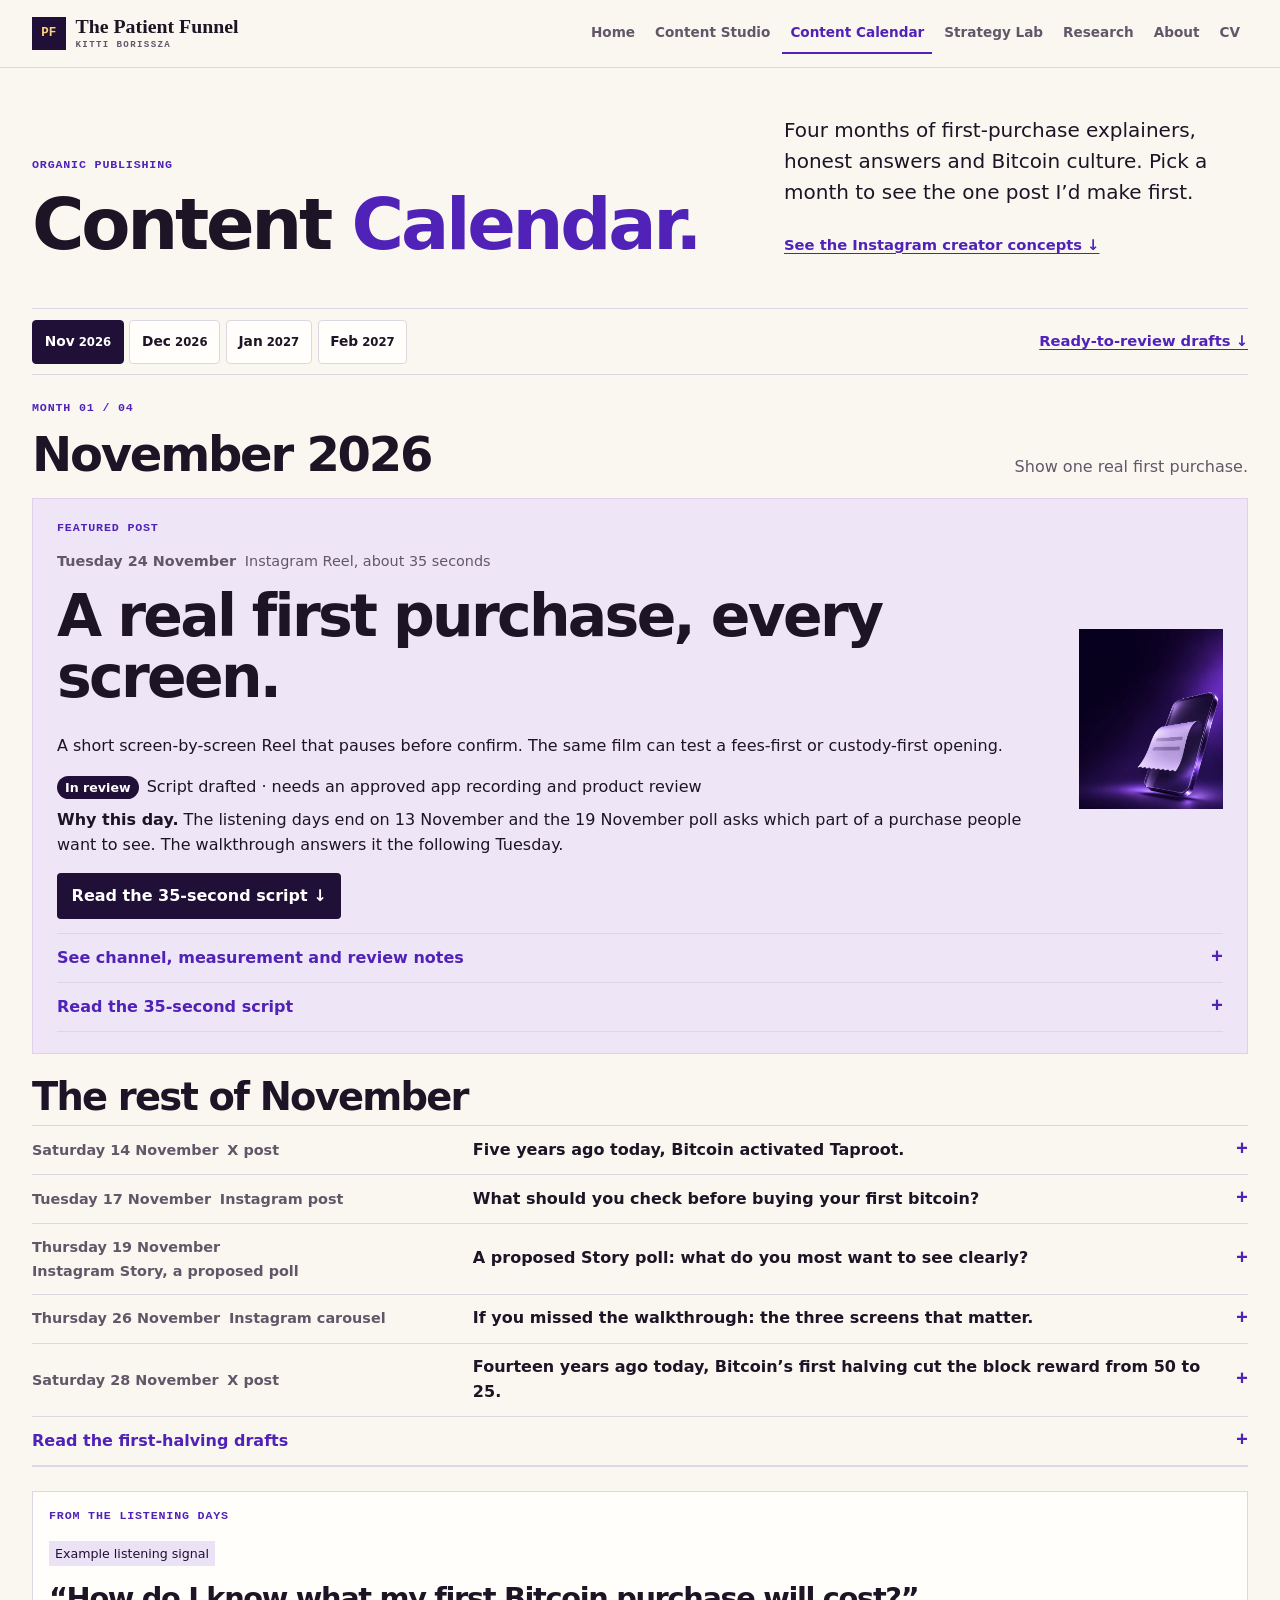
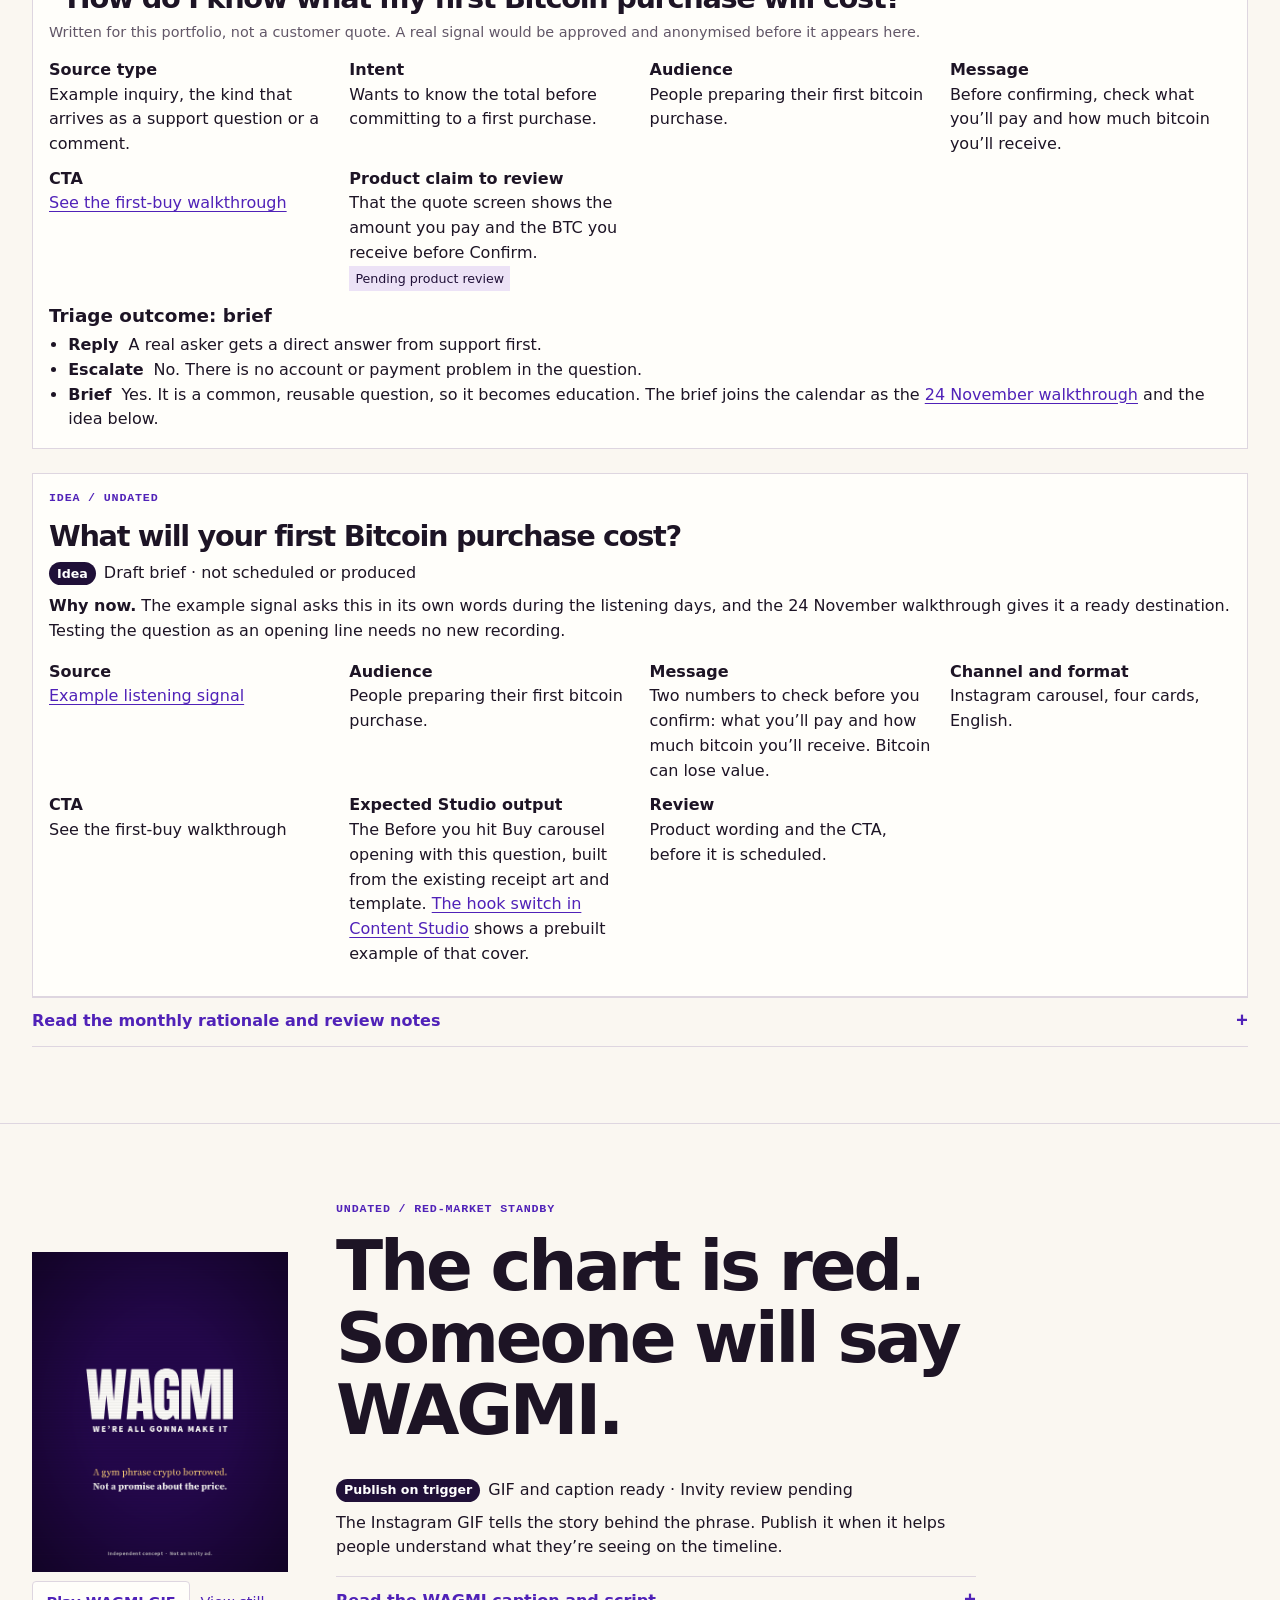
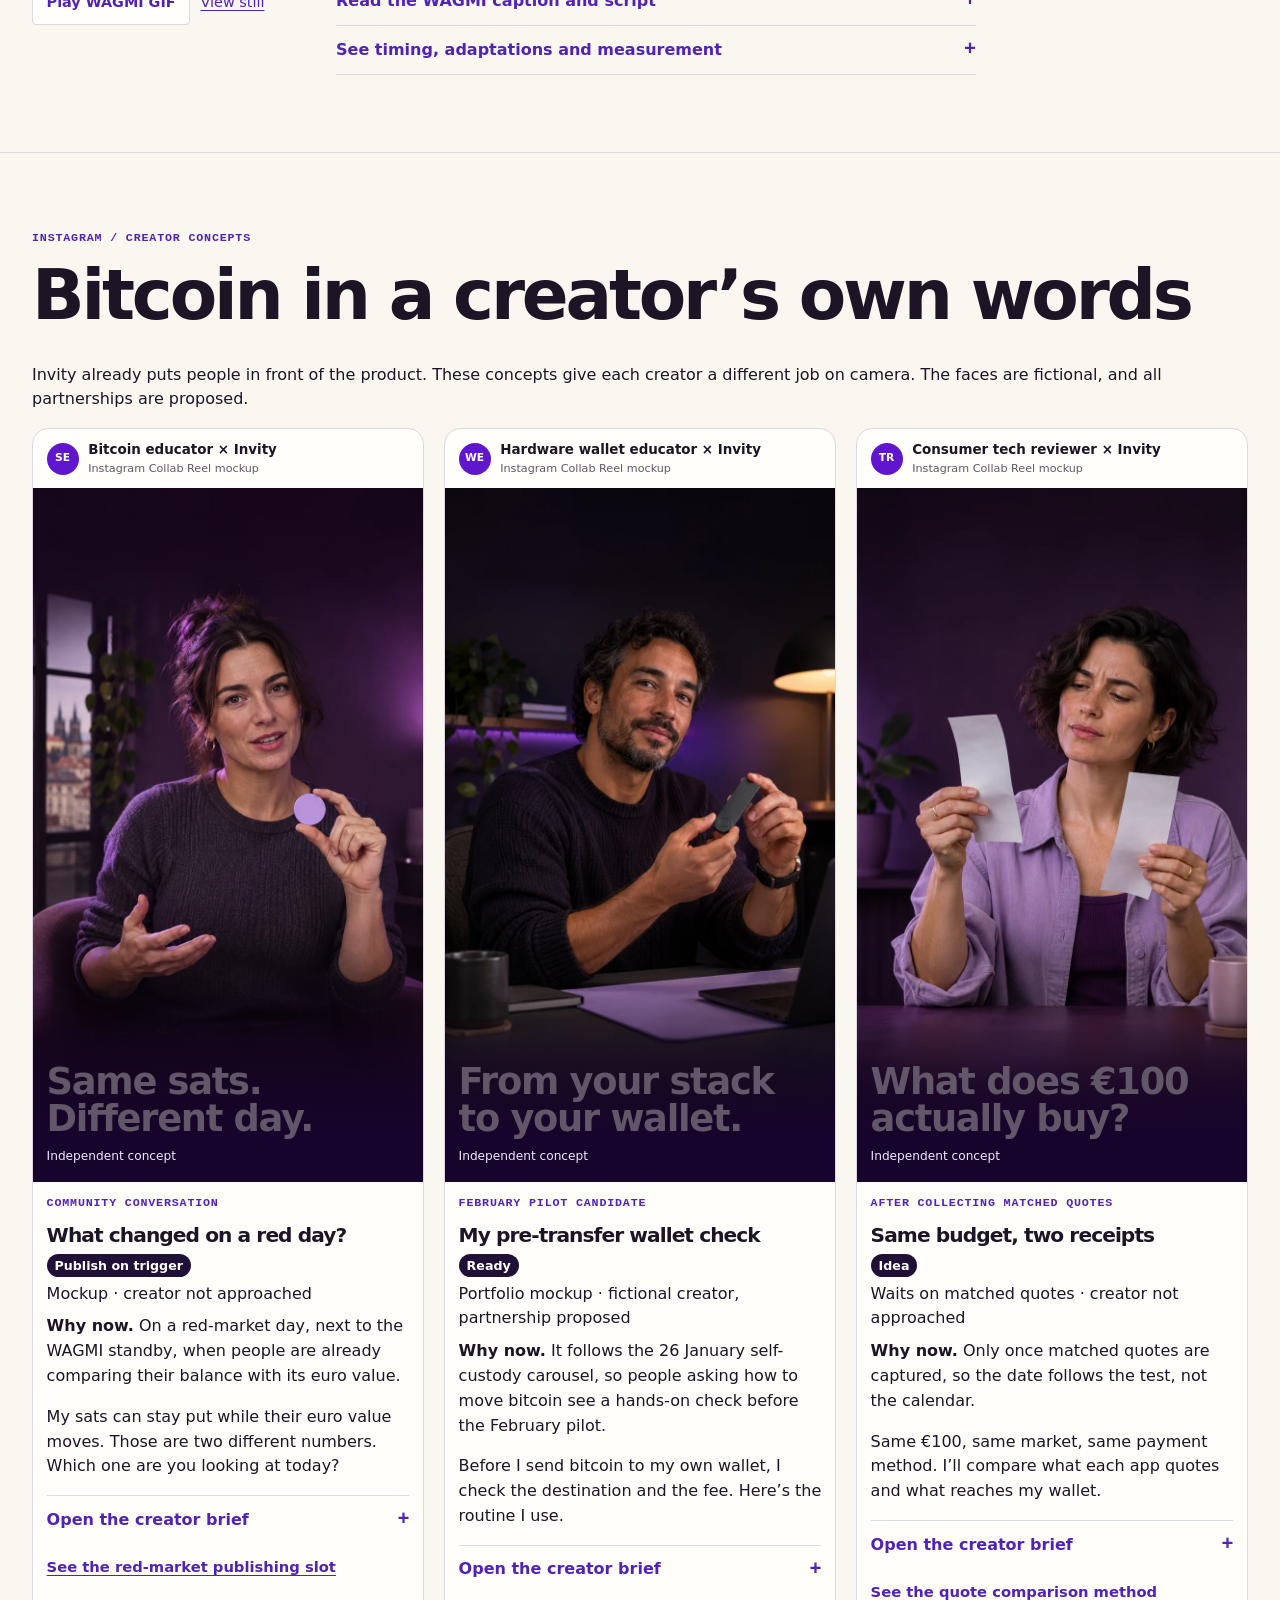
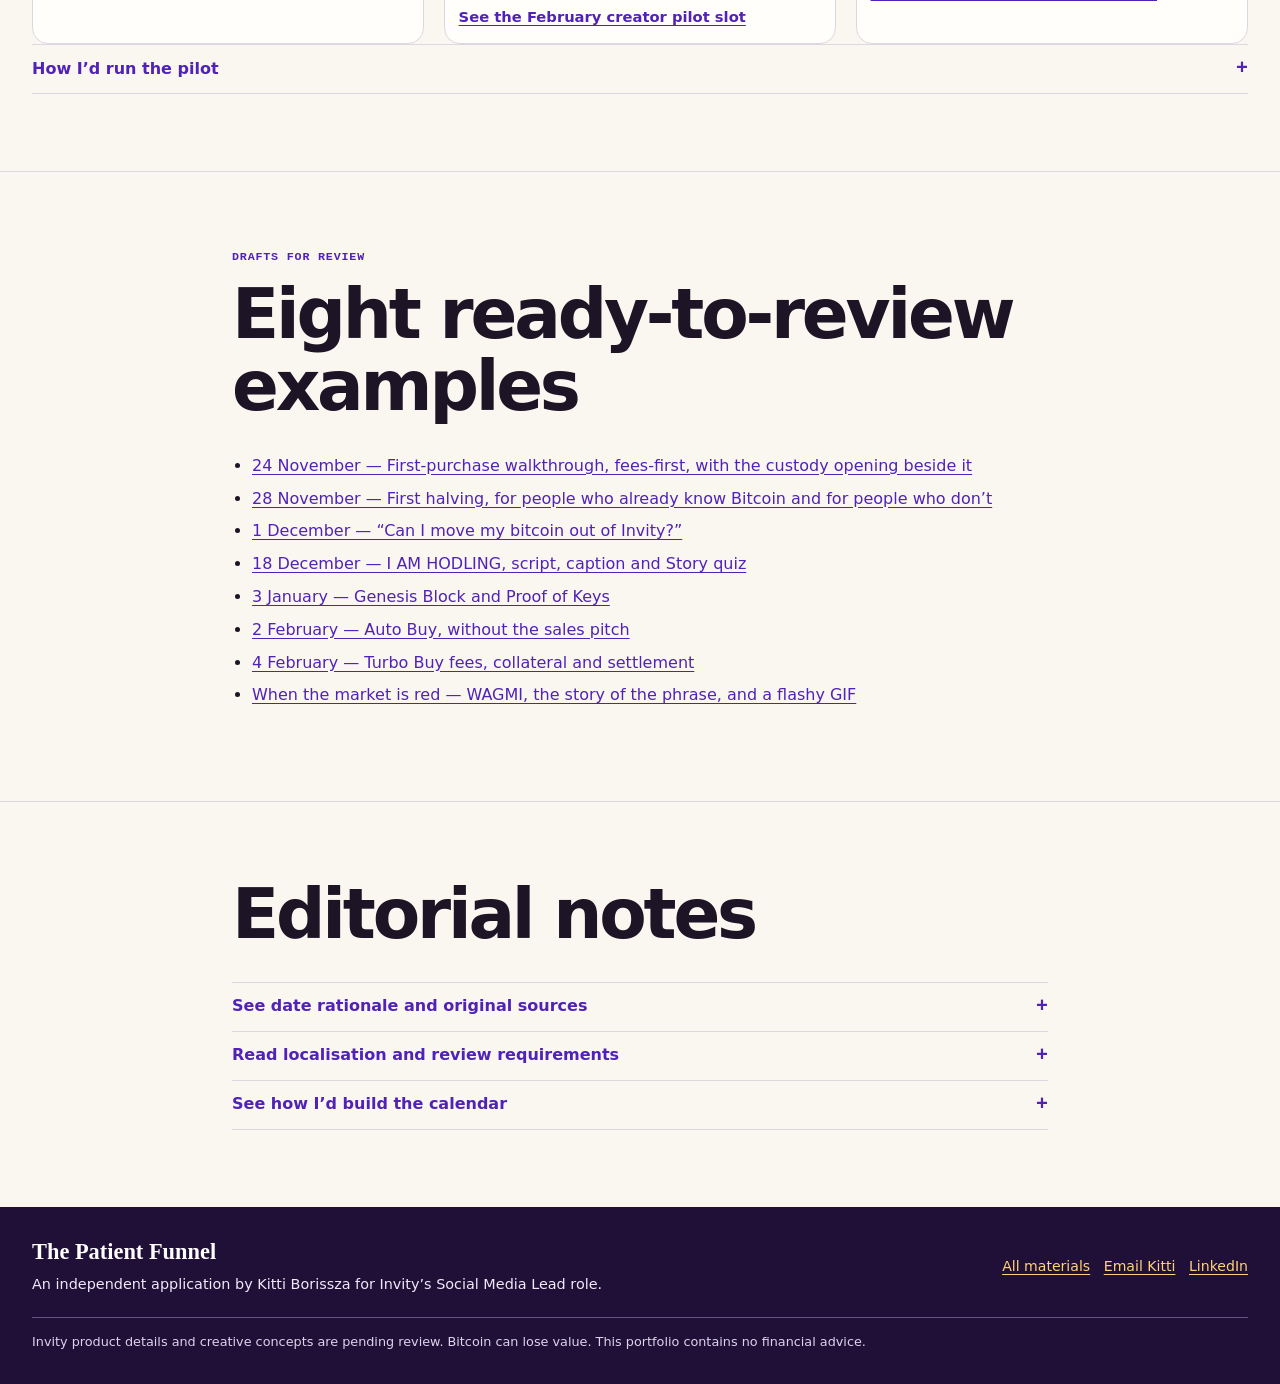
<file: full/content-calendar.html>
<!doctype html>
<html lang="en">
<head>
<meta charset="utf-8"><meta name="robots" content="noindex">
<meta name="viewport" content="width=device-width, initial-scale=1">
<title>Content Calendar · The Patient Funnel</title>
<meta name="description" content="An independent four-month content calendar for Invity, from 10 November 2026 to the end of February 2027, with eight ready-to-review examples, including a standby WAGMI piece for red-market days.">
<meta name="author" content="Kitti Borissza">
<meta name="referrer" content="strict-origin-when-cross-origin">
<link rel="canonical" href="https://kittiborissza.github.io/the-patient-funnel/content-calendar.html">
<meta property="og:type" content="website">
<meta property="og:title" content="Content Calendar — The Patient Funnel — Kitti Borissza">
<meta property="og:description" content="An independent four-month content calendar for Invity, from 10 November 2026 to the end of February 2027, with eight ready-to-review examples, including a standby WAGMI piece for red-market days.">
<meta property="og:url" content="https://kittiborissza.github.io/the-patient-funnel/content-calendar.html">
<meta property="og:image" content="https://kittiborissza.github.io/the-patient-funnel/og.png">
<meta property="og:image:width" content="1200">
<meta property="og:image:height" content="630">
<meta property="og:image:alt" content="The Patient Funnel: an independent social media proposal for Invity, by Kitti Borissza.">
<meta name="twitter:card" content="summary_large_image">
<meta name="twitter:image" content="https://kittiborissza.github.io/the-patient-funnel/og.png">
<meta name="theme-color" content="#24084c">
<link rel="icon" href="data:,">
<link rel="stylesheet" href="styles.css">
<style>
.creator-grid{display:grid;grid-template-columns:repeat(auto-fit,minmax(min(100%,16rem),1fr));gap:1.25rem}
.creator-post{min-width:0;border:1px solid var(--line);border-radius:1rem;overflow:hidden;background:var(--surface)}
.creator-profile{display:flex;gap:.6rem;align-items:center;padding:.65rem .85rem;font-size:.84rem}
.creator-profile small{display:block;color:var(--muted)}
.creator-avatar{display:grid;place-items:center;flex:0 0 2rem;aspect-ratio:1;border-radius:50%;background:#6016cc;color:white;font-size:.67rem;font-weight:750}
.creator-cover{margin:0;position:relative;aspect-ratio:9/16;background:#24084c;overflow:hidden;color:#fff}
.creator-cover img{width:100%;height:100%;object-fit:cover;display:block}
.creator-cover figcaption{position:absolute;inset:auto 0 0;padding:3rem .85rem 1rem;background:linear-gradient(transparent,#17042c 72%)}
.creator-cover strong{display:block;max-width:15ch;font-size:clamp(1.45rem,3.2vw,2.3rem);line-height:1.02;letter-spacing:-.035em}
.creator-cover small{display:block;margin-top:.55rem;color:#f1e8ff;font-size:.76rem}
.creator-copy{padding:.85rem}
.creator-copy h3{margin:.2rem 0 .45rem;font-size:1.26rem}
.creator-copy details{margin-bottom:.7rem}
.creator-copy ol{padding-left:1.25rem}
.creator-copy li+li{margin-top:.45rem}
.signal-record,.idea-record{margin-top:1.5rem;padding:1rem;border:1px solid var(--line);background:var(--surface)}
.signal-record h3,.idea-record h3{margin:.4rem 0;font-size:clamp(1.3rem,2.4vw,1.8rem);line-height:1.15}
.record-fields{display:grid;grid-template-columns:repeat(auto-fit,minmax(min(100%,15rem),1fr));gap:.6rem 1.2rem;margin:.8rem 0}
.record-fields dt{font-weight:680}
.record-fields dd{margin:0}
.triage h4{margin:.4rem 0}
.triage ul{margin:0;padding-left:1.2rem}
.triage b{margin-right:.3rem}
.entry-status{display:flex;flex-wrap:wrap;align-items:center;gap:.3rem .5rem;margin:.5rem 0}
.status-pill{padding:.1rem .5rem;border-radius:99px;background:var(--plum);color:#fff;font-size:.79rem;font-weight:650}
.why-now .k{font-weight:680}
.entry-thumb{display:block;width:8rem;height:auto;margin-bottom:.6rem}
</style>
<script src="interactions.js" defer></script>

<noscript><style>.month-tabs{display:none!important}</style></noscript>
</head>
<body class="content-calendar">
<a class="skip" href="#main">Skip to content</a>
<header class="site-head"><div class="wrap head-inner">
  <a class="wordmark" href="index.html"><span class="monogram" aria-hidden="true">PF</span><span>The Patient Funnel<small>KITTI BORISSZA</small></span></a>
  <nav aria-label="Main navigation"><a href="index.html">Home</a><a href="ad-gallery.html">Content Studio</a><a href="content-calendar.html" aria-current="page">Content Calendar</a><a href="strategy.html">Strategy Lab</a><a href="research.html">Research</a><a href="index.html#about">About</a><a href="../cv/Kitti-Borissza-Invity-Social-Media-Lead.pdf?v=76632c7b">CV</a></nav>
</div></header>
<main id="main" tabindex="-1"><header class="page-intro wrap" id="top"><div><p class="eyebrow">Organic publishing</p><h1>Content <em>Calendar.</em></h1></div><div class="intro-copy"><p>Four months of first-purchase explainers, honest answers and Bitcoin culture. Pick a month to see the one post I’d make first.</p><p><a class="text-link" href="#creator-collabs">See the Instagram creator concepts ↓</a></p></div></header>
<div class="wrap calendar-wrap"><div class="calendar-controls"><div class="tablist month-tabs" role="tablist" aria-label="Calendar months"><button type="button" id="tab-nov" role="tab" aria-controls="nov" aria-selected="true" tabindex="0">Nov<span> 2026</span></button><button type="button" id="tab-dec" role="tab" aria-controls="dec" aria-selected="false" tabindex="-1">Dec<span> 2026</span></button><button type="button" id="tab-jan" role="tab" aria-controls="jan" aria-selected="false" tabindex="-1">Jan<span> 2027</span></button><button type="button" id="tab-feb" role="tab" aria-controls="feb" aria-selected="false" tabindex="-1">Feb<span> 2027</span></button></div><a class="text-link" href="#examples-index">Ready-to-review drafts ↓</a></div>
<section class="calendar-month" id="nov" role="tabpanel" aria-labelledby="tab-nov"><div class="month-heading"><div><p class="eyebrow">Month 01 / 04</p><h2>November 2026</h2></div><p>Show one real first purchase.</p></div>
<article id="n24" class="featured-post">
<div class="feature-main"><div><p class="eyebrow">Featured post</p><p class="agenda-meta"><time datetime="2026-11-24">Tuesday 24 November</time><span>Instagram Reel, about 35 seconds</span></p><h3 id="n24-heading" tabindex="-1">A real first purchase, every screen.</h3><p>A short screen-by-screen Reel that pauses before confirm. The same film can test a fees-first or custody-first opening.</p><p class="entry-status"><span class="status-pill">In review</span> Script drafted · needs an approved app recording and product review</p><p class="why-now"><span class="k">Why this day.</span> The listening days end on 13 November and the 19 November poll asks which part of a purchase people want to see. The walkthrough answers it the following Tuesday.</p><a class="button primary" href="#ex-walkthrough">Read the 35-second script ↓</a></div><div class="feature-art"><img src="../assets/fees-campaign/cover.webp" width="1080" height="1350" alt="Before you hit Buy cover art: a lilac receipt curls forward from a dark glass phone." loading="lazy"></div></div>
<details class="disclosure"><summary>See channel, measurement and review notes</summary><div class="detail-body"><ul class="flags"><li><span class="flag">Approved app recording</span></li><li><span class="flag">Product review</span></li><li><span class="flag">Local adaptation</span></li></ul><p class="row"><span class="k">Opening line.</span> This is the screen to actually read. What I’ll pay, before I tap anything.</p><p class="row"><span class="k">The question it answers.</span> What actually happens when I buy bitcoin for the first time, and what will it cost me?</p><p class="row"><span class="k">What I’d measure.</span> Share of viewers still watching after the fee screen, and the questions people ask. First purchases from tracked links only if that tracking is available, and never as a winner call on a small sample.</p><p class="row"><span class="k">Also works as.</span> YouTube Shorts, a pinned X thread, a carousel for people who skip video, and a paid test of the two hooks</p><p class="row">The same footage goes out with a custody-first opening as its sibling. Only the first line changes. The two openings are in the ready-to-review example.</p><p class="row"><a href="#ex-walkthrough">Ready-to-review example</a> · <a href="ad-gallery.html#ad-fees">In Content Studio</a></p><p><a href="#ex-walkthrough">Read the 35-second script</a></p></div></details><details class="disclosure" id="ex-walkthrough"><summary>Read the 35-second script</summary><div class="detail-body"><h4 id="ex-walkthrough-heading" tabindex="-1">the walkthrough, two openings, one film</h4><p>Primary channel: an Instagram Reel of about 35 seconds, filmed on a real account, on a kitchen table, nothing staged and nothing skipped. The same edit becomes a YouTube Short, a pinned X thread, and a carousel for people who skip video. It also becomes the fees-versus-custody paid test in the <a href="ad-gallery.html#ad-fees">Content Studio</a>.</p><p>This needs an approved recording of the live app, a product review of every line that mentions fees, custody or risk, and a local check before any named market runs it. There was no supplied campaign image for a cover, so the still in the gallery is typographic, not a picture of the app.</p><div class="sample">
<span class="tag">Fees-first opening, the month’s one piece if time is short</span>

<p>“First time buying bitcoin. Here’s every screen, even the boring ones.”</p>
<p>“Yes, they ask for ID. Regulated app, part of the deal.”</p>
<p>“Starting small. An amount I’d be fine seeing drop for a while.”</p>
<p>“This is the screen to actually read. What I’ll pay, before I tap anything.”</p>
<p>Hold three seconds on the fee line. Do not talk over it.</p>
<p>“Where is it now? With a custodian, separate from the company’s money. I can send it to my own wallet any time.”</p>
<p>“Bitcoin can lose value. Make sure you understand the risks before deciding whether to buy.”</p>

<p class="small">About 35 seconds. Wording to be checked against the live app with Invity. BitGo, fee display and withdrawal rules are from public product pages, pending verification.</p>
</div><p>Same footage, same length, same last line about losses. Only the opening changes. The fees-first version opens on the confirm screen. This one opens on where the bitcoin is afterwards, then still holds on the fee line later in the film, so both versions remain honest about cost.</p><div class="sample">
<span class="tag">Custody-first opening</span>

<p>“Where is your bitcoin after you buy? With a custodian, separate from the company’s money.”</p>
<p>Then the same film: ID, a small amount, the fee line held for three seconds, withdraw any time, and the line about losses.</p>

</div><div class="sample">
<span class="tag">Caption, either version</span>
<p>First time buying bitcoin, every screen, nothing skipped.</p>
<p>The bit that matters is the confirm screen: what you’ll pay, shown before you tap. After that, the bitcoin is held with a regulated custodian, BitGo, separate from the company’s money, and you can withdraw it to your own wallet any time.</p>
<p>This is a small first amount. Bitcoin can lose value. Make sure you understand the risks before deciding whether to buy.</p>
<p>Independent concept, not an Invity ad. Fees and wording to be checked against the live app.</p>
</div><p>Measure watch time past the hook, and past the fee screen, plus the questions people ask. If first purchases can be tied to tracked links, look at those second, per market, and only after you have enough data to be careful: never a winner on a small sample, and not until the test has been repeated. A hook that holds attention but confuses people about fees or custody is not the one to keep.</p></div></details></article>
<h3 class="agenda-title">The rest of November</h3>
<div class="agenda"><article class="agenda-post" id="n14"><details class="agenda-detail"><summary><span class="agenda-meta"><time datetime="2026-11-14">Saturday 14 November</time><span>X post</span></span><span class="agenda-hook" id="n14-heading" tabindex="-1">Five years ago today, Bitcoin activated Taproot.</span></summary><div class="detail-body"><p class="entry-status"><span class="status-pill">Planned</span> Copy drafted in the notes below</p><p class="row"><span class="k">Opening line.</span> Five years ago today, at block 709,632, Bitcoin activated Taproot. For most people holding bitcoin, the change was invisible, and that is part of what made it work.</p><p class="row"><span class="k">The question it answers.</span> For people who already know Bitcoin: what actually changed in November 2021?</p><p class="row"><span class="k">What I’d measure.</span> Saves and considered replies, not raw reach among newcomers.</p><p class="row"><span class="k">Also works as.</span> LinkedIn, for people who already work in Bitcoin</p><p class="row"><span class="k">Why this day.</span> Verified date: Taproot activated on 14 November 2021, at block 709,632, around 05:15 UTC. A short, pre-written note that needs no app recording, so it can go out during the listening week and still give knowledgeable readers something worth keeping.</p><p class="row"><a href="#s-taproot">Date source</a></p></div></details></article><article class="agenda-post" id="n17"><details class="agenda-detail"><summary><span class="agenda-meta"><time datetime="2026-11-17">Tuesday 17 November</time><span>Instagram post</span></span><span class="agenda-hook" id="n17-heading" tabindex="-1">What should you check before buying your first bitcoin?</span></summary><div class="detail-body"><ul class="flags"><li><span class="flag">Product review</span></li></ul><p class="entry-status"><span class="status-pill">Planned</span> Outline · product review pending</p><p class="row"><span class="k">Opening line.</span> What should you check before buying your first bitcoin?</p><p class="row"><span class="k">The question it answers.</span> If I’m curious, but I’ve never bought, what should I actually look at before I decide?</p><p class="row"><span class="k">What I’d measure.</span> Saves, and replies that name a worry.</p><p class="row"><span class="k">Also works as.</span> LinkedIn post, X</p><p class="row"><span class="k">Why this day.</span> A short, question-led post that gives a first-time buyer something useful, not a note about how the account works. Product wording would be checked before it goes out.</p></div></details></article><article class="agenda-post" id="n19"><details class="agenda-detail"><summary><span class="agenda-meta"><time datetime="2026-11-19">Thursday 19 November</time><span>Instagram Story, a proposed poll</span></span><span class="agenda-hook" id="n19-heading" tabindex="-1">A proposed Story poll: what do you most want to see clearly?</span></summary><div class="detail-body"><p class="entry-status"><span class="status-pill">Planned</span> Proposed poll · choices drafted</p><p class="row"><span class="k">Opening line.</span> Before I film a first bitcoin purchase, which part do you most want to see clearly?</p><p class="row"><span class="k">The proposed choices.</span> Fees / ID / Where it’s held / Something else.</p><p class="row"><span class="k">The question it answers.</span> Which part of a first purchase is still unclear?</p><p class="row"><span class="k">What I’d measure.</span> Votes, and what people write under “Something else,” then use that to shape the 24 November walkthrough.</p><p class="row"><span class="k">Also works as.</span> A poll on X</p><p class="row"><span class="k">Why this day.</span> A proposed poll, clearly labelled as such. It gives people a reason to take part, and a way to tell us what would help, before the walkthrough is filmed.</p></div></details></article><article class="agenda-post" id="n26"><details class="agenda-detail"><summary><span class="agenda-meta"><time datetime="2026-11-26">Thursday 26 November</time><span>Instagram carousel</span></span><span class="agenda-hook" id="n26-heading" tabindex="-1">If you missed the walkthrough: the three screens that matter.</span></summary><div class="detail-body"><ul class="flags"><li><span class="flag">Approved app recording</span></li><li><span class="flag">Product review</span></li></ul><p class="entry-status"><span class="status-pill">Planned</span> Adaptation · waits on the 24 November recording</p><p class="row"><span class="k">Opening line.</span> The confirm screen, the fee line, and where your bitcoin is afterwards. Same purchase, still images, no new claims.</p><p class="row"><span class="k">The question it answers.</span> I don’t watch Reels. What should I look at?</p><p class="row"><span class="k">What I’d measure.</span> Carousel completion rate, and Story replies.</p><p class="row"><span class="k">Also works as.</span> Story frames from the same recording</p><p class="row"><span class="k">Why this day.</span> An adaptation of Tuesday’s film, not a new concept.</p></div></details></article><article class="agenda-post" id="n28"><details class="agenda-detail"><summary><span class="agenda-meta"><time datetime="2026-11-28">Saturday 28 November</time><span>X post</span></span><span class="agenda-hook" id="n28-heading" tabindex="-1">Fourteen years ago today, Bitcoin’s first halving cut the block reward from 50 to 25.</span></summary><div class="detail-body"><p class="entry-status"><span class="status-pill">In review</span> Drafts written · Invity review pending</p><p class="row"><span class="k">Opening line.</span> On this day in 2012, at block 210,000, Bitcoin’s block reward fell from 50 bitcoin to 25. The date was knowable years in advance. That is an issuance fact, not a price forecast.</p><p class="row"><span class="k">The question it answers.</span> Why is there a fixed supply, and who is deciding it this week?</p><p class="row"><span class="k">What I’d measure.</span> Saves and quote-posts from people who already know Bitcoin, and from newcomers who share it to explain the idea.</p><p class="row"><span class="k">Also works as.</span> Instagram carousel and a LinkedIn version</p><p class="row"><span class="k">Why this day.</span> Verified date: the first halving was at block 210,000, on 28 November 2012, at 15:24:38 UTC. It gives knowledgeable readers something precise to share, and it teaches issuance without talking about price.</p><p class="row"><a href="#s-halving">Date source</a> · <a href="#ex-halving">Ready-to-review example</a></p><p><a href="#ex-halving">Read the first-halving drafts</a></p></div></details><details class="disclosure" id="ex-halving"><summary>Read the first-halving drafts</summary><div class="detail-body"><h4 id="ex-halving-heading" tabindex="-1">the first halving, said so a newcomer can follow it</h4><p>Primary channel: X, on Saturday 28 November, with a short image that is typographic, not a price chart. A longer caption can run on Instagram and LinkedIn the same day.</p><div class="sample">
<span class="tag">X post</span>

<p>Fourteen years ago today, Bitcoin did something no central bank does on a timetable: it cut the reward for a new block in half, on a schedule written years earlier.</p>
<p>On 28 November 2012, at block 210,000, the reward fell from 50 bitcoin to 25. The next cuts were already on the calendar. New bitcoin still enters the system today, just more slowly, heading toward a fixed supply of 21 million.</p>
<p>That is the issuance schedule. It is not a price forecast. It does not tell you what bitcoin will be worth next year, or whether you should buy it.</p>
<p>If you’ve ever wondered who decides how many bitcoin there are: nobody is deciding it this week. The rule was set at the start.</p>

<p class="small">Source in the next post of the thread: bitcoin.org’s halving page, and any block explorer at block 210,000. No chart of past prices.</p>
</div></div></details></article></div>
<section class="signal-record" id="signal-first-buy-cost" aria-labelledby="signal-first-buy-cost-heading"><p class="eyebrow">From the listening days</p><ul class="flags"><li><span class="flag">Example listening signal</span></li></ul><h3 id="signal-first-buy-cost-heading" tabindex="-1">“How do I know what my first Bitcoin purchase will cost?”</h3><p class="muted">Written for this portfolio, not a customer quote. A real signal would be approved and anonymised before it appears here.</p>
<dl class="record-fields"><div><dt>Source type</dt><dd>Example inquiry, the kind that arrives as a support question or a comment.</dd></div><div><dt>Intent</dt><dd>Wants to know the total before committing to a first purchase.</dd></div><div><dt>Audience</dt><dd>People preparing their first bitcoin purchase.</dd></div><div><dt>Message</dt><dd>Before confirming, check what you’ll pay and how much bitcoin you’ll receive.</dd></div><div><dt>CTA</dt><dd><a href="#ex-walkthrough">See the first-buy walkthrough</a></dd></div><div><dt>Product claim to review</dt><dd>That the quote screen shows the amount you pay and the BTC you receive before Confirm. <span class="flag">Pending product review</span></dd></div></dl>
<div class="triage"><h4>Triage outcome: brief</h4><ul><li><b>Reply</b> A real asker gets a direct answer from support first.</li><li><b>Escalate</b> No. There is no account or payment problem in the question.</li><li><b>Brief</b> Yes. It is a common, reusable question, so it becomes education. The brief joins the calendar as the <a href="#n24">24 November walkthrough</a> and the idea below.</li></ul></div></section>
<article class="idea-record" id="idea-first-buy-cost" aria-labelledby="idea-first-buy-cost-heading"><p class="eyebrow">Idea / Undated</p><h3 id="idea-first-buy-cost-heading" tabindex="-1">What will your first Bitcoin purchase cost?</h3><p class="entry-status"><span class="status-pill">Idea</span> Draft brief · not scheduled or produced</p><p class="why-now"><span class="k">Why now.</span> The example signal asks this in its own words during the listening days, and the 24 November walkthrough gives it a ready destination. Testing the question as an opening line needs no new recording.</p>
<dl class="record-fields"><div><dt>Source</dt><dd><a href="#signal-first-buy-cost">Example listening signal</a></dd></div><div><dt>Audience</dt><dd>People preparing their first bitcoin purchase.</dd></div><div><dt>Message</dt><dd>Two numbers to check before you confirm: what you’ll pay and how much bitcoin you’ll receive. Bitcoin can lose value.</dd></div><div><dt>Channel and format</dt><dd>Instagram carousel, four cards, English.</dd></div><div><dt>CTA</dt><dd>See the first-buy walkthrough</dd></div><div><dt>Expected Studio output</dt><dd>The Before you hit Buy carousel opening with this question, built from the existing receipt art and template. <a href="ad-gallery.html#fees-ai">The hook switch in Content Studio</a> shows a prebuilt example of that cover.</dd></div><div><dt>Review</dt><dd>Product wording and the CTA, before it is scheduled.</dd></div></dl></article>
<details class="disclosure"><summary>Read the monthly rationale and review notes</summary><div class="detail-body"><p>The first month is short, and the first days are mostly listening, as the homepage already says they should be. A pre-written Taproot note can go out on the 14th because it needs no app recording. The real work of the month is one honest first purchase, filmed screen by screen, in the last week.</p><div class="only-one"><span class="tag">If I only had time for one</span><p><strong>The first-purchase walkthrough, fees-first hook (Tuesday 24 November).</strong> It answers a practical question a first-time buyer may have, gives the fees-versus-custody test its first data, and later months can reuse the footage.</p></div><div class="listen" id="listening-days"><h3>The listening days</h3><p>Tuesday 10 to Friday 13 November are for listening, not publishing. I’d read recent comments, public FAQ and blog language, and community threads, and agree the review route for anything about the app, fees, custody or risk. Nothing is padded into those days to make the week look busy.</p><p><a href="#signal-first-buy-cost">See the example listening signal and its brief</a></p></div><p class="muted">The Invity Card cashback offer mentioned in the September 2026 newsletter, with a deadline of 30 November, stays out. It is a promotion with eligibility conditions, and it belongs in Invity’s own channels, not in an urgency post on this calendar.</p></div></details>
</section><section class="calendar-month" id="dec" role="tabpanel" aria-labelledby="tab-dec"><div class="month-heading"><div><p class="eyebrow">Month 02 / 04</p><h2>December 2026</h2></div><p>Answer questions and decode the language.</p></div>
<article id="d18" class="featured-post">
<div class="feature-main"><div><p class="eyebrow">Featured post</p><p class="agenda-meta"><time datetime="2026-12-18">Friday 18 December</time><span>Instagram Reel, about 25 seconds</span></p><h3 id="d18-heading" tabindex="-1">I AM HODLING, thirteen years on.</h3><p>Tell the original Bitcointalk story, give newcomers a way into the joke and keep the risk line in view.</p><p class="entry-status"><span class="status-pill">Ready</span> Portfolio example · artwork and script ready, Invity review pending</p><p class="why-now"><span class="k">Why this day.</span> Thirteen years to the day since the Bitcointalk post of 18 December 2013. Date source below.</p><a class="button primary" href="#ex-hodl">Read the HODL script and caption ↓</a></div><div class="feature-art"><img src="../assets/hodl-creative.webp" width="1080" height="1350" alt="Deep purple artwork reading “I AM HODLING” with the date 18 December 2013 and a risk note about holding." loading="lazy"></div></div>
<details class="disclosure"><summary>See channel, measurement and review notes</summary><div class="detail-body"><ul class="flags"><li><span class="flag">Local adaptation</span></li></ul><p class="row"><span class="k">Opening line.</span> December 2013. The price is falling. A guy on the Bitcointalk forum, by his own account a bad trader and a few whiskies in, posts a thread titled I AM HODLING.</p><p class="row"><span class="k">The question it answers.</span> What does HODL actually mean, and what does it not mean?</p><p class="row"><span class="k">What I’d measure.</span> Completion rate, Story quiz replies, and saves — from people who already knew the joke and from people who did not.</p><p class="row"><span class="k">Also works as.</span> YouTube Shorts, an X thread that links the original post, and a three-question Story quiz</p><p class="row"><span class="k">Why this day.</span> Verified date: GameKyuubi posted the Bitcointalk thread “I AM HODLING” on 18 December 2013, at 10:03:03 in the forum’s timestamp, topic 375643.</p><p class="row"><a href="#s-hodl">Date source</a> · <a href="#ex-hodl">Ready-to-review example</a> · <a href="ad-gallery.html#ad-hodl">In Content Studio</a></p><p><a href="#ex-hodl">Read the HODL script and caption</a></p></div></details><details class="disclosure" id="ex-hodl"><summary>Read the HODL script and caption</summary><div class="detail-body"><h4 id="ex-hodl-heading" tabindex="-1">I AM HODLING, thirteen years on</h4><p>Primary channel: an Instagram Reel of about 25 seconds on Friday 18 December, with a three-question Story quiz the same day. The typographic still can sit in the grid from the 16th. The written thread goes out on the 19th, with a link to the original Bitcointalk post.</p><div class="sample">
<span class="tag">Script, about 25 seconds</span>

<p>“December 2013. The price is falling. A guy on the Bitcointalk forum, by his own account a bad trader and a few whiskies in, posts a thread titled I AM HODLING.”</p>
<p>“It’s a typo. He meant holding. It stuck anyway.”</p>
<p>“Today HODL means: I’m not trying to time this.”</p>
<p>“The idea behind it is patience. The fine print: holding doesn’t protect you from losses. It just means you decided not to trade.”</p>

</div><div class="sample">
<span class="tag">Caption</span>
<p>On this day in 2013, a Bitcointalk post misspelled “holding” and accidentally named a philosophy.</p>
<p>I AM HODLING was written while the price was falling, by someone who called himself a bad trader. The typo stayed because the idea was simple: I’m not selling this just because it’s down.</p>
<p>Patience is the idea. The fine print matters too. Holding doesn’t protect you from losses. It just means you decided not to trade the swings.</p>
<p>If you’re new: you don’t have to use the word. If you’ve been around: today is a good day to reread the original post, typo and all.</p>
<p>Independent concept. Not financial advice.</p>
</div><div class="sample">
<span class="tag">Story quiz, three questions</span>
<p><strong>1.</strong> What was the poster trying to type?<br>HOLDING. HUDDLING. HOPING.<br>HOLDING is the answer.</p>
<p><strong>2.</strong> When was the post written?<br>18 December 2013. 3 January 2009. 31 October 2008.<br>18 December 2013 is the answer. The other two are the Genesis Block and the whitepaper.</p>
<p><strong>3.</strong> What does HODL not mean?<br>You’ve decided not to trade every swing. You’re protected from losses. You’re holding through a drop.<br>“You’re protected from losses” is the answer, and the one I would take a moment to say out loud.</p>
<p class="small">The original thread is Bitcointalk topic 375643, dated 18 December 2013, 10:03:03 in the forum’s timestamp.</p>
</div></div></details></article>
<h3 class="agenda-title">The rest of December</h3>
<div class="agenda"><article class="agenda-post" id="d01"><details class="agenda-detail"><summary><span class="agenda-meta"><time datetime="2026-12-01">Tuesday 1 December</time><span>Instagram carousel</span></span><span class="agenda-hook" id="d01-heading" tabindex="-1">Can I move my bitcoin out of Invity?</span></summary><div class="detail-body"><ul class="flags"><li><span class="flag">Product review</span></li><li><span class="flag">Local adaptation</span></li></ul><p class="entry-status"><span class="status-pill">In review</span> Carousel copy drafted · product review pending</p><p class="row"><span class="k">Opening line.</span> Can I move my bitcoin out of Invity? Invity’s public pages say you can withdraw to a hardware wallet or any Bitcoin address you control. Check the current limits, fees and conditions first.</p><p class="row"><span class="k">The question it answers.</span> Is my bitcoin stuck in the app once I buy it?</p><p class="row"><span class="k">What I’d measure.</span> Saves per reach, and comments that are genuine follow-up questions.</p><p class="row"><span class="k">Also works as.</span> X thread, and a paid version for people who already watched or saved the walkthrough</p><p class="row"><span class="k">Source of the question.</span> Written from Invity’s public FAQ and from the August 2026 newsletter’s explanation of Auto Send, not from a support transcript or a customer quote.</p><p class="row"><a href="#ex-withdraw">Ready-to-review example</a> · <a href="ad-gallery.html#ad-withdraw">In Content Studio</a></p><p><a href="#ex-withdraw">Read the withdrawal carousel</a></p></div></details><details class="disclosure" id="ex-withdraw"><summary>Read the withdrawal carousel</summary><div class="detail-body"><h4 id="ex-withdraw-heading" tabindex="-1">“Can I move my bitcoin out of Invity?”</h4><p>Primary channel: an Instagram carousel on Tuesday 1 December. This is the first piece in the questions series. It is written from Invity’s public FAQ and from the August 2026 newsletter, and it should be labelled that way on the last slide. It is not a quote from a customer or from a support chat. A paid adaptation for people who already watched or saved the walkthrough is in the <a href="ad-gallery.html#ad-withdraw">Content Studio</a>.</p><div class="sample">
<span class="tag">Carousel copy</span>

<p><strong>Slide 1.</strong> Can I move my bitcoin out of Invity?</p>
<p><strong>Slide 2.</strong> Invity’s public pages say you can withdraw to a hardware wallet or any Bitcoin address you control. Check the current limits, fees and conditions first.</p>
<p><strong>Slide 3.</strong> Auto Send can do it automatically once your balance reaches an amount you choose. The August 2026 Invity newsletter explains it, including why waiting for a set amount avoids lots of tiny, fee-heavy withdrawals. The amount in that issue was an example in Czech koruna. Other markets need their own figure, checked with Invity.</p>
<p><strong>Slide 4.</strong> Moving bitcoin on the network comes with a miner fee. Check the address twice. If it is a new wallet, send a small test first.</p>
<p><strong>Slide 5.</strong> Holding your own keys means looking after your own backup. That is the trade, not a catch.</p>
<p><strong>Slide 6.</strong> Written from Invity’s public FAQ and newsletter, not from a support chat. Product details to be checked. This is an independent concept, not an Invity ad.</p>

</div></div></details></article><article class="agenda-post" id="d03"><details class="agenda-detail"><summary><span class="agenda-meta"><time datetime="2026-12-03">Thursday 3 December</time><span>Instagram carousel</span></span><span class="agenda-hook" id="d03-heading" tabindex="-1">Before you confirm, read three things on this screen.</span></summary><div class="detail-body"><ul class="flags"><li><span class="flag">Product review</span></li><li><span class="flag">Approved app recording</span></li></ul><p class="entry-status"><span class="status-pill">Planned</span> Outline · waits on an approved app recording</p><p class="row"><span class="k">Opening line.</span> Before you confirm, read three things: the amount, the fee, and where the bitcoin will be held.</p><p class="row"><span class="k">The question it answers.</span> What should I actually check before I tap confirm?</p><p class="row"><span class="k">What I’d measure.</span> Watch time or carousel completion past the three checks.</p><p class="row"><span class="k">Also works as.</span> A Story checklist, and a cut-down X post</p><p class="row"><span class="k">Why this day.</span> Two days after the 1 December withdrawal carousel, it takes the same reader back to the moment before Confirm.</p><p class="row"><a href="ad-gallery.html#ad-confirm">In Content Studio</a></p></div></details></article><article class="agenda-post" id="d05"><details class="agenda-detail"><summary><span class="agenda-meta"><time datetime="2026-12-05">Saturday 5 December</time><span>A short public note, plus one email to a meetup organiser</span></span><span class="agenda-hook" id="d05-heading" tabindex="-1">I’ll bring a twenty-minute meme quiz to one meetup in January.</span></summary><div class="detail-body"><p class="entry-status"><span class="status-pill">Planned</span> Outline · organiser not yet contacted</p><p class="row"><span class="k">Opening line.</span> If you already run a Bitcoin meetup, I’ll bring a twenty-minute quiz in January: the typo, the first block, and one question that trips people who think they know it all. No tour, one room.</p><p class="row"><span class="k">The question it answers.</span> Community: can newcomers and long-time Bitcoiners have fun in the same room?</p><p class="row"><span class="k">What I’d measure.</span> One yes from an organiser, not likes on the public note.</p><p class="row"><span class="k">Also works as.</span> None needed</p><p class="row"><span class="k">Why this day.</span> Achievable for one person: one email, one quiz, one evening. The December note is the invitation; January is the night, if a host says yes.</p></div></details></article><article class="agenda-post" id="d08"><details class="agenda-detail"><summary><span class="agenda-meta"><time datetime="2026-12-08">Tuesday 8 December</time><span>X post</span></span><span class="agenda-hook" id="d08-heading" tabindex="-1">Everyone knows the typo. Fewer people have read the post.</span></summary><div class="detail-body"><p class="entry-status"><span class="status-pill">Planned</span> Outline</p><p class="row"><span class="k">Opening line.</span> Everyone knows the typo. Fewer people have read the post it came from, written while the price was falling, by someone who called himself a bad trader.</p><p class="row"><span class="k">The question it answers.</span> For people who already know the HODL joke: what is the fine print?</p><p class="row"><span class="k">What I’d measure.</span> Quote-posts and follows from existing Bitcoin audiences.</p><p class="row"><span class="k">Also works as.</span> LinkedIn</p><p class="row"><span class="k">Why this day.</span> A teaser for the 18 December piece, aimed at people who think they already know it, so the anniversary post has somewhere to land.</p></div></details></article><article class="agenda-post" id="d10"><details class="agenda-detail"><summary><span class="agenda-meta"><time datetime="2026-12-10">Thursday 10 December</time><span>Instagram caption, with a question sticker in Stories</span></span><span class="agenda-hook" id="d10-heading" tabindex="-1">If you’ve bought bitcoin with an app, what did you want to know before you confirmed?</span></summary><div class="detail-body"><p class="entry-status"><span class="status-pill">Planned</span> Prompt drafted</p><p class="row"><span class="k">Opening line.</span> If you’ve bought bitcoin with an app, what did you actually want to know before you confirmed? I will use real questions, and I will label the ones I only proposed.</p><p class="row"><span class="k">The question it answers.</span> What are people quietly unsure about, in their own words?</p><p class="row"><span class="k">What I’d measure.</span> The number of distinct, usable questions, not the volume of emoji replies.</p><p class="row"><span class="k">Also works as.</span> The same prompt on X</p><p class="row"><span class="k">Source of the question.</span> A prompt, not a source. Nothing collected here is published as a quote without permission, and invented customer language stays off the calendar.</p></div></details></article><article class="agenda-post" id="d12"><details class="agenda-detail"><summary><span class="agenda-meta"><time datetime="2026-12-12">Saturday 12 December</time><span>Instagram Story, three frames</span></span><span class="agenda-hook" id="d12-heading" tabindex="-1">Next week I’ll decode the typo. First question: what was the poster trying to type?</span></summary><div class="detail-body"><p class="entry-status"><span class="status-pill">Planned</span> Outline</p><p class="row"><span class="k">Opening line.</span> Next week I’ll decode the typo. First question: what was the poster trying to type?</p><p class="row"><span class="k">The question it answers.</span> Will you watch the anniversary piece?</p><p class="row"><span class="k">What I’d measure.</span> Story replies and poll votes, used as a warm-up for the 18 December quiz.</p><p class="row"><span class="k">Also works as.</span> An X poll with the first question only</p><p class="row"><span class="k">Why this day.</span> Six days before the 18 December anniversary piece, it warms up the people who will take the quiz.</p></div></details></article><article class="agenda-post" id="d16"><details class="agenda-detail"><summary><span class="agenda-meta"><time datetime="2026-12-16">Wednesday 16 December</time><span>Instagram still, 4:5</span></span><span class="agenda-hook" id="d16-heading" tabindex="-1">I AM HODLING.</span></summary><div class="detail-body"><p class="entry-status"><span class="status-pill">Planned</span> Typographic still · artwork ready</p><p class="row"><span class="k">Opening line.</span> I AM HODLING. A typo, dated 18 December 2013.</p><p class="row"><span class="k">The question it answers.</span> A quiet marker, two days early, so the typographic still can live in the grid.</p><p class="row"><span class="k">What I’d measure.</span> Saves of the still.</p><p class="row"><span class="k">Also works as.</span> The same still on X</p><p class="row"><span class="k">Why this day.</span> There was no supplied campaign image for this idea, so this slot uses a typographic still made for the gallery. It is a cover, not a substitute for Friday’s film.</p><p class="row"><a href="ad-gallery.html#ad-hodl">In Content Studio</a></p></div></details></article><article class="agenda-post" id="d19"><details class="agenda-detail"><summary><span class="agenda-meta"><time datetime="2026-12-19">Saturday 19 December</time><span>X thread</span></span><span class="agenda-hook" id="d19-heading" tabindex="-1">The typo, the thread, and the fine print, written for the timeline.</span></summary><div class="detail-body"><p class="entry-status"><span class="status-pill">Planned</span> Adaptation of 18 December</p><p class="row"><span class="k">Opening line.</span> Yesterday was thirteen years since “I AM HODLING”. If you want the original thread, the typo, and the sentence about losses, it’s in this thread.</p><p class="row"><span class="k">The question it answers.</span> I don’t watch Reels. Can I still get the story?</p><p class="row"><span class="k">What I’d measure.</span> Link clicks to the original Bitcointalk post, and quote-posts.</p><p class="row"><span class="k">Also works as.</span> LinkedIn</p><p class="row"><span class="k">Why this day.</span> The written adaptation of Friday’s piece, not a new idea.</p></div></details></article><article class="agenda-post" id="d22"><details class="agenda-detail"><summary><span class="agenda-meta"><time datetime="2026-12-22">Tuesday 22 December</time><span>LinkedIn post</span></span><span class="agenda-hook" id="d22-heading" tabindex="-1">Bitcoin is always open. That is not a reason to buy.</span></summary><div class="detail-body"><p class="entry-status"><span class="status-pill">Planned</span> Outline</p><p class="row"><span class="k">Opening line.</span> Bitcoin is always open, including this week. That is not a reason to buy, and it is not a holiday message. It is a reason not to pretend the calendar decides this.</p><p class="row"><span class="k">The question it answers.</span> Does anything about bitcoin close for the holidays?</p><p class="row"><span class="k">What I’d measure.</span> Saves, not holiday engagement. Comments that stay on the idea, not on festivity.</p><p class="row"><span class="k">Also works as.</span> Instagram caption and X</p><p class="row"><span class="k">Why this day.</span> Inspired by the April 2026 Invity newsletter’s observation that Bitcoin is always open, 24/7. It is deliberately not a Christmas or New Year post. The days from the 24th to the 27th stay empty.</p></div></details></article><article class="agenda-post" id="d28"><details class="agenda-detail"><summary><span class="agenda-meta"><time datetime="2026-12-28">Monday 28 December</time><span>Instagram carousel</span></span><span class="agenda-hook" id="d28-heading" tabindex="-1">These worries are natural, and they come back every four years.</span></summary><div class="detail-body"><ul class="flags"><li><span class="flag">Product review</span></li></ul><p class="entry-status"><span class="status-pill">Planned</span> Outline</p><p class="row"><span class="k">Opening line.</span> These worries are natural, and they come back every four years. A drop is not a verdict on you, and it is not a signal to buy more.</p><p class="row"><span class="k">The question it answers.</span> The price moved. Should I do something?</p><p class="row"><span class="k">What I’d measure.</span> Saves, and comments that stay in “is this normal?” territory, not in “what will it do next?”</p><p class="row"><span class="k">Also works as.</span> LinkedIn and a newsletter section, if Invity wanted one</p><p class="row"><span class="k">Why this day.</span> The opening line is from Invity’s 17 August 2026 article “Bear market, don’t panic,” attributed and used without the forecasts or “buy the discount” framing in that piece. No price prediction, and no invented newsletter copy.</p><p class="row"><span class="k">If the market is red.</span> The <a href="#red-day">WAGMI GIF</a> can run in the same week, as the culture-led companion to this carousel. It is written in advance, so it does not have to be invented on the day.</p></div></details></article></div>
<details class="disclosure"><summary>Read the monthly rationale and review notes</summary><div class="detail-body"><p>November showed a purchase. December follows the bitcoin afterwards, and then spends a week on the anniversary of “I AM HODLING”: the typo, the joke, and the fine print. The days around Christmas are left quiet on purpose.</p><div class="only-one"><span class="tag">If I only had time for one</span><p><strong>The meme, decoded: “I AM HODLING”, on Friday 18 December.</strong> It is the one day of the year the typo is also an anniversary, it works for newcomers and for people who already know the joke, and it is the cleanest way to talk about patience without pretending it protects anyone from losses.</p></div><p class="muted">Christmas and New Year greeting posts, and any “Bitcoin is always open, so use the time to buy” twist. The 24th to the 27th are left empty on purpose, with comments still watched.</p></div></details>
</section><section class="calendar-month" id="jan" role="tabpanel" aria-labelledby="tab-jan"><div class="month-heading"><div><p class="eyebrow">Month 03 / 04</p><h2>January 2027</h2></div><p>Start with the first block.</p></div>
<article id="j03" class="featured-post">
<div class="feature-main"><div><p class="eyebrow">Featured post</p><p class="agenda-meta"><time datetime="2027-01-03">Sunday 3 January</time><span>Instagram Reel, about 30 seconds</span></p><h3 id="j03-heading" tabindex="-1">3 January 2009. The first Bitcoin block.</h3><p>Use the shared date to explain the Genesis Block and Proof of Keys in one piece.</p><p class="entry-status"><span class="status-pill">In review</span> Draft written · product review pending</p><a class="button primary" href="#ex-genesis">Read the Genesis Block draft ↓</a></div><div class="feature-letter" aria-hidden="true">₿</div></div>
<details class="disclosure"><summary>See channel, measurement and review notes</summary><div class="detail-body"><ul class="flags"><li><span class="flag">Product review</span></li><li><span class="flag">Local adaptation</span></li><li><span class="flag">Approved app recording</span></li></ul><p class="row"><span class="k">Opening line.</span> On 3 January 2009, Bitcoin’s first block was mined. In it, a newspaper headline about a chancellor on the brink of a second bank bailout. Eighteen years on, today is a good day to check that you can move your bitcoin.</p><p class="row"><span class="k">The question it answers.</span> What is Proof of Keys Day, and should I take part?</p><p class="row"><span class="k">What I’d measure.</span> Completion, clicks to the withdrawal guide, and — only if it can be measured with consent — small withdrawals started by people who watched.</p><p class="row"><span class="k">Also works as.</span> X thread, LinkedIn, and a withdrawal reminder in the newsletter</p><p class="row"><span class="k">Why this day.</span> Verified: the Genesis Block’s timestamp is 3 January 2009, 18:15:05 UTC, with The Times headline in its coinbase, as recorded in Bitcoin Core. Proof of Keys has been marked on that date since 2019. The post is a calm test, not a bank-run or an attack on custody.</p><p class="row"><a href="#s-genesis">Date source</a> · <a href="#ex-genesis">Ready-to-review example</a></p><p><a href="#ex-genesis">Read the Genesis Block draft</a></p></div></details><details class="disclosure" id="ex-genesis"><summary>Read the Genesis Block draft</summary><div class="detail-body"><h4 id="ex-genesis-heading" tabindex="-1">the first block, and a calm test</h4><p>Primary channel: an Instagram Reel of about 30 seconds on Sunday 3 January, with a thread and a LinkedIn post the same day. If the film shows the Invity withdrawal flow, it needs an approved recording and a product review. If it does not, the typographic telling still works, and the withdrawal invitation can point to the December FAQ.</p><div class="sample">
<span class="tag">Script</span>

<p>“On 3 January 2009, Bitcoin’s first block was mined. In it, a newspaper headline: the Chancellor on the brink of a second bailout for banks.”</p>
<p>“Eighteen years on, some people mark the day as Proof of Keys: a reminder to check that you can move your bitcoin.”</p>
<p>“That isn’t a call to abandon every app, and it isn’t a protest. It’s a calm test. If you bought bitcoin with Invity, you can withdraw it to an address you control. Today is a good day to try a small amount, or to set up Auto Send so it happens when you’re ready.”</p>
<p>“If you move it, you’re also taking on the backup. Only do that when you understand the trade.”</p>

</div><div class="sample">
<span class="tag">Caption</span>
<p>3 January 2009. The first Bitcoin block, and a headline about a bank bailout, written into the chain.</p>
<p>Some people mark the anniversary as Proof of Keys Day: not a bank run, and not a speech against every custodian, but a practical question. Can you move your bitcoin?</p>
<p>If you bought it with Invity, you can withdraw it any time to an address you control. A small test is enough. Auto Send can do it later, once your balance reaches an amount you choose.</p>
<p>If you take the keys, you also take the backup. That is the trade.</p>
<p>Independent concept. Product details pending verification. Not financial advice.</p>
<p class="small">Genesis Block timestamp: 3 January 2009, 18:15:05 UTC, as recorded in Bitcoin Core. Proof of Keys has been marked on this date since 2019.</p>
</div></div></details></article>
<h3 class="agenda-title">The rest of January</h3>
<div class="agenda"><article class="agenda-post" id="j05"><details class="agenda-detail"><summary><span class="agenda-meta"><time datetime="2027-01-05">Tuesday 5 January</time><span>Instagram carousel</span></span><span class="agenda-hook" id="j05-heading" tabindex="-1">Auto Send, when you already know where you want the bitcoin to go.</span></summary><div class="detail-body"><ul class="flags"><li><span class="flag">Product review</span></li><li><span class="flag">Local adaptation</span></li><li><span class="flag">Approved app recording</span></li></ul><img class="entry-thumb" src="../assets/auto-send-cover.webp" width="768" height="960" loading="lazy" alt="Auto Send carousel cover. A bitcoin rolls along a ribbon to a hardware wallet under the line From your stack to your wallet."><p class="entry-status"><span class="status-pill">Ready</span> Portfolio example · carousel ready in Content Studio, Invity review pending</p><p class="row"><span class="k">Why now.</span> Two days after Proof of Keys Day on 3 January, for people who just checked they can move their bitcoin and want it to happen on its own.</p><p class="row"><span class="k">Opening line.</span> Auto Send can move your bitcoin out of the app once your balance reaches an amount you choose. It is a withdrawal habit, not a trading strategy.</p><p class="row"><span class="k">The question it answers.</span> Can I set it up so bitcoin leaves the app on its own?</p><p class="row"><span class="k">What I’d measure.</span> Saves, and clicks toward Auto Send settings if those can be measured.</p><p class="row"><span class="k">Also works as.</span> A how-to in the newsletter, especially for people who already hold a hardware wallet</p><p class="row"><span class="k">Why this day.</span> Built on the August 2026 Invity newsletter, which explains Auto Send and why waiting for a set amount avoids tiny, fee-heavy transactions. That issue used a Czech koruna example; other markets need a local figure, pending verification.</p></div></details></article><article class="agenda-post" id="j07"><details class="agenda-detail"><summary><span class="agenda-meta"><time datetime="2027-01-07">Thursday 7 January</time><span>Instagram carousel</span></span><span class="agenda-hook" id="j07-heading" tabindex="-1">Can I send my bitcoin straight to a Trezor?</span></summary><div class="detail-body"><ul class="flags"><li><span class="flag">Product review</span></li></ul><p class="entry-status"><span class="status-pill">Planned</span> Outline · product review pending</p><p class="row"><span class="k">Opening line.</span> Can I send my bitcoin straight to a Trezor? If you mean “can I withdraw to an address my hardware wallet gives me?”, the public answer is yes. Check the address twice, and send a small test first.</p><p class="row"><span class="k">The question it answers.</span> For people who already own a hardware wallet: can the bitcoin go there directly?</p><p class="row"><span class="k">What I’d measure.</span> Clicks to Invity’s hardware-wallet withdrawal guide, and follow-up questions that show what is still unclear.</p><p class="row"><span class="k">Also works as.</span> X post</p><p class="row"><span class="k">Source of the question.</span> A proposed question, not a customer quote. It is on the calendar because Invity already publishes a hardware-wallet withdrawal guide, so the public answer can be checked rather than invented.</p></div></details></article><article class="agenda-post" id="j12"><details class="agenda-detail"><summary><span class="agenda-meta"><time datetime="2027-01-12">Tuesday 12 January</time><span>X thread</span></span><span class="agenda-hook" id="j12-heading" tabindex="-1">The first days Bitcoin was actually used.</span></summary><div class="detail-body"><p class="entry-status"><span class="status-pill">Planned</span> Outline</p><p class="row"><span class="k">Opening line.</span> On 11 January 2009, Hal Finney tweeted “Running bitcoin.” The next day, in block 170, he received 10 bitcoin from Satoshi. The first days were a test. A first purchase can be one too.</p><p class="row"><span class="k">The question it answers.</span> Who actually used Bitcoin first, and is it normal to start with a tiny amount?</p><p class="row"><span class="k">What I’d measure.</span> Saves and quote-posts. This is meant to be worth keeping for people who already know the story, and clear for people who do not.</p><p class="row"><span class="k">Also works as.</span> LinkedIn, and an Instagram carousel</p><p class="row"><span class="k">Why this day.</span> Two verified days, told as one piece so January does not become a run of insider anniversaries. Hal Finney’s “Running bitcoin” tweet is dated 11 January 2009. The first person-to-person payment is widely recorded as 12 January 2009, in block 170.</p><p class="row"><a href="#s-hal">Date source</a></p></div></details></article><article class="agenda-post" id="j14"><details class="agenda-detail"><summary><span class="agenda-meta"><time datetime="2027-01-14">Thursday 14 January</time><span>Instagram Reel, Czech captions on the existing walkthrough</span></span><span class="agenda-hook" id="j14-heading" tabindex="-1">The same first purchase, with the Czech ID step in view.</span></summary><div class="detail-body"><ul class="flags"><li><span class="flag">Local adaptation</span></li><li><span class="flag">Product review</span></li><li><span class="flag">Approved app recording</span></li></ul><p class="entry-status"><span class="status-pill">Planned</span> Czech captions pending local review</p><p class="row"><span class="k">Opening line.</span> A first purchase in Czechia can use Bank iD. That route is Czech-only, and it should be shown only where it is true.</p><p class="row"><span class="k">The question it answers.</span> What is different about a first setup in Czechia?</p><p class="row"><span class="k">What I’d measure.</span> Completion on the Czech-captioned version, compared with the English one, if both run.</p><p class="row"><span class="k">Also works as.</span> A Czech caption version on X, if the account runs Czech at all</p><p class="row"><span class="k">Why this day.</span> Localisation where it is genuine. The July 2026 newsletter and a 27 July 2026 blog post describe Bank iD verification as Czechia-only. A native Czech check of the captions is needed; I would not publish legal or product wording on a guess.</p></div></details></article><article class="agenda-post" id="j19"><details class="agenda-detail"><summary><span class="agenda-meta"><time datetime="2027-01-19">Tuesday 19 January</time><span>Instagram Story and a short feed post</span></span><span class="agenda-hook" id="j19-heading" tabindex="-1">If you want a routine, I’ll explain Auto Buy in February, including what it does not do.</span></summary><div class="detail-body"><ul class="flags"><li><span class="flag">Product review</span></li></ul><p class="entry-status"><span class="status-pill">Planned</span> Outline</p><p class="row"><span class="k">Opening line.</span> If you want a routine, I’ll explain Auto Buy in February — including what it does not do. If you would rather buy once, or not at all, you can skip it.</p><p class="row"><span class="k">The question it answers.</span> Is there a way to buy a little on a schedule, and is that for me?</p><p class="row"><span class="k">What I’d measure.</span> Replies that ask for the explanation, which tells us whether February’s piece has an audience.</p><p class="row"><span class="k">Also works as.</span> A newsletter mention</p><p class="row"><span class="k">Why this day.</span> Two weeks before the 2 February Auto Buy carousel, it checks whether anyone wants the explanation.</p></div></details></article><article class="agenda-post" id="j21"><details class="agenda-detail"><summary><span class="agenda-meta"><time datetime="2027-01-21">Thursday 21 January</time><span>A twenty-minute quiz at one meetup, or a written quiz in Stories if no host said yes</span></span><span class="agenda-hook" id="j21-heading" tabindex="-1">The typo, the first block, and one question that trips people who already know Bitcoin.</span></summary><div class="detail-body"><ul class="flags"><li><span class="flag">Local adaptation</span></li></ul><p class="entry-status"><span class="status-pill">Planned</span> Outline · host not confirmed</p><p class="row"><span class="k">Opening line.</span> Ten minutes of questions from the last two months, including one that trips people who already know the joke. Stickers, not prizes.</p><p class="row"><span class="k">The question it answers.</span> Community: can this account be useful in a room, not only in a feed?</p><p class="row"><span class="k">What I’d measure.</span> Attendance if it is live; Story completion if it is written. A useful product question afterwards counts more than a crowd.</p><p class="row"><span class="k">Also works as.</span> A Story recap the next day</p><p class="row"><span class="k">Why this day.</span> The follow-up to the 5 December invitation. If no organiser said yes, the written quiz still works, and one person can run it.</p></div></details></article><article class="agenda-post" id="j26"><details class="agenda-detail"><summary><span class="agenda-meta"><time datetime="2027-01-26">Tuesday 26 January</time><span>Instagram carousel</span></span><span class="agenda-hook" id="j26-heading" tabindex="-1">Self-custody, without the sermon.</span></summary><div class="detail-body"><ul class="flags"><li><span class="flag">Product review</span></li></ul><p class="entry-status"><span class="status-pill">Planned</span> Outline · product review pending</p><p class="row"><span class="k">Opening line.</span> Self-custody means you can move your bitcoin. It also means you can lose the keys. That is the trade, and it is worth taking only when you understand both sides.</p><p class="row"><span class="k">The question it answers.</span> Should I take my bitcoin out of the app?</p><p class="row"><span class="k">What I’d measure.</span> Saves, and comments that are about backups and small test sends, not about loyalty to an app.</p><p class="row"><span class="k">Also works as.</span> X thread</p><p class="row"><span class="k">Why this day.</span> Three weeks after Proof of Keys Day on 3 January, it answers the custody questions that day raises.</p></div></details></article><article class="agenda-post" id="j28"><details class="agenda-detail"><summary><span class="agenda-meta"><time datetime="2027-01-28">Thursday 28 January</time><span>The existing walkthrough, with Spanish captions</span></span><span class="agenda-hook" id="j28-heading" tabindex="-1">The same first purchase, in Spanish.</span></summary><div class="detail-body"><ul class="flags"><li><span class="flag">Local adaptation</span></li><li><span class="flag">Product review</span></li><li><span class="flag">Approved app recording</span></li></ul><p class="entry-status"><span class="status-pill">Planned</span> Spanish captions pending local review</p><p class="row"><span class="k">Opening line.</span> The Invity app has a Spanish interface. This is the November walkthrough, captioned in Spanish, with the same fee screen and the same warning about losses.</p><p class="row"><span class="k">The question it answers.</span> Can I watch this in Spanish?</p><p class="row"><span class="k">What I’d measure.</span> Completion on the Spanish version compared with the English one.</p><p class="row"><span class="k">Also works as.</span> A Spanish Reel if a new recording is approved</p><p class="row"><span class="k">Why this day.</span> The app lists Spanish among its interface languages. Service availability in any named Spanish-speaking market still needs confirmation, so this is a language version, not a claim that Invity operates everywhere Spanish is spoken.</p></div></details></article></div>
<details class="disclosure"><summary>Read the monthly rationale and review notes</summary><div class="detail-body"><p>January opens on the anniversary of the Genesis Block, which some Bitcoiners also mark as Proof of Keys Day. For an app that lets people withdraw any time, that is a calm invitation to try a small withdrawal, not a speech against custody. The rest of the month follows the bitcoin out, and tells the story of Bitcoin’s first days as one piece, not two insider posts in a row.</p><div class="only-one"><span class="tag">If I only had time for one</span><p><strong>Genesis Block and Proof of Keys (Sunday 3 January).</strong> It is the most widely recognised date in Bitcoin’s history, and it lets this account say something that is both confident and true: if you bought bitcoin here, you can move it.</p></div><p class="muted">The Lightning Network paper’s anniversary on 14 January (the paper is from 14 January 2016). The date is real, but January already has the Genesis Block and the first transactions, and a third insider anniversary would crowd out the beginner pieces.</p></div></details>
</section><section class="calendar-month" id="feb" role="tabpanel" aria-labelledby="tab-feb"><div class="month-heading"><div><p class="eyebrow">Month 04 / 04</p><h2>February 2027</h2></div><p>Give recurring purchases their own conversation.</p></div>
<article id="f02" class="featured-post">
<div class="feature-main"><div><p class="eyebrow">Featured post</p><p class="agenda-meta"><time datetime="2027-02-02">Tuesday 2 February</time><span>Instagram carousel, and — preferably — a newsletter or in-app note for people who already made a first purchase</span></p><h3 id="f02-heading" tabindex="-1">Auto Buy, without the sales pitch.</h3><p>Explain what happens when someone sets a recurring purchase and where they can change it.</p><p class="entry-status"><span class="status-pill">In review</span> Draft written · product review pending</p><p class="why-now"><span class="k">Why this day.</span> Promised in the 19 January Story, so the people who replied get the explanation on the first Tuesday of February.</p><a class="button primary" href="#ex-autobuy">Read the Auto Buy draft ↓</a></div><div class="feature-letter" aria-hidden="true">↻</div></div>
<details class="disclosure"><summary>See channel, measurement and review notes</summary><div class="detail-body"><ul class="flags"><li><span class="flag">Product review</span></li><li><span class="flag">Local adaptation</span></li></ul><p class="row"><span class="k">Opening line.</span> Auto Buy lets you choose an amount and a rhythm. It does not time the market, it does not promise a better price than buying once, and it does not protect you from losses.</p><p class="row"><span class="k">The question it answers.</span> Does buying a little on a schedule make sense for me?</p><p class="row"><span class="k">What I’d measure.</span> On an owned channel: Auto Buy set-ups among people who read it, and an honest “this isn’t for me” reply is also a useful result. On a paid test: set-ups among existing purchasers, with the same small-sample caution as the rest of this site. Click-through rate is not the main measure.</p><p class="row"><span class="k">Also works as.</span> A limited paid test only as a fallback, and only to people who have already bought, if that is allowed</p><p class="row"><a href="#ex-autobuy">Ready-to-review example</a> · <a href="ad-gallery.html#ad-autobuy">In Content Studio</a></p><p><a href="#ex-autobuy">Read the Auto Buy draft</a></p></div></details><details class="disclosure" id="ex-autobuy"><summary>Read the Auto Buy draft</summary><div class="detail-body"><h4 id="ex-autobuy-heading" tabindex="-1">Auto Buy, without the sales pitch</h4><p>Primary channel: a newsletter or in-app note for people who have already made a first purchase. The same slides can live on Instagram for anyone who wants the explanation. Paid social is a fallback, and only to people who already bought, if consent, platform rules and the data actually allow it. That placement is explained with the <a href="ad-gallery.html#ad-autobuy">matching card in the Content Studio</a>.</p><p>Daily buying as a frequency comes from the September 2026 newsletter and still needs a check against the live app. Nothing here uses Turbo Buy, card cashback, moving averages, or a promise of better results.</p><div class="sample">
<span class="tag">Carousel, or newsletter sections</span>

<p><strong>1.</strong> Auto Buy, without the sales pitch.</p>
<p><strong>2.</strong> What it does: you choose an amount and a rhythm — daily, weekly, every two weeks, or monthly — and the app buys that amount on the schedule. A daily option was added in September 2026, pending a check against the live app.</p>
<p><strong>3.</strong> What it does not do: it does not time the market. It does not promise a better price than buying once. It does not protect you from losses.</p>
<p><strong>4.</strong> Regular buying is a way to keep a decision you already made. It is not a virtue, and it does not suit everyone.</p>
<p><strong>5.</strong> If you would rather buy once, or not buy at all, that is fine.</p>
<p><strong>6.</strong> If you have just made a first purchase, this is better as a note in the newsletter or the app than as an ad in a stranger’s feed. A paid version, if it runs at all, should only reach people who already bought, and only if that is allowed.</p>

<p class="small">Independent concept. Not financial advice. Product details pending verification.</p>
</div><p>Auto Buy is a decision you make after you already understand a purchase, not a reason to buy for the first time. A person who has just completed a first transaction is in the newsletter, or in the app, and can be spoken to there without paying for another impression. Remarketing to purchasers is a proposed setup. It would depend on consent, on what the platform allows, and on whether Invity actually has that audience to use. I am not describing an audience Invity already runs.</p></div></details></article>
<h3 class="agenda-title">The rest of February</h3>
<div class="agenda"><article class="agenda-post" id="f04"><details class="agenda-detail"><summary><span class="agenda-meta"><time datetime="2027-02-04">Thursday 4 February</time><span>Instagram carousel</span></span><span class="agenda-hook" id="f04-heading" tabindex="-1">Cost basis: the number that records what you paid, not what you will earn.</span></summary><div class="detail-body"><ul class="flags"><li><span class="flag">Product review</span></li><li><span class="flag">Local adaptation</span></li></ul><p class="entry-status"><span class="status-pill">Planned</span> Outline</p><p class="row"><span class="k">Opening line.</span> Your cost basis is what you paid, on average, for the bitcoin you hold. It is a record. It is not a forecast, and it is not tax advice.</p><p class="row"><span class="k">The question it answers.</span> For people who already hold bitcoin: how do I know what I actually paid?</p><p class="row"><span class="k">What I’d measure.</span> Saves, and replies that say the explanation helped someone find the number. This is not a prompt to buy more.</p><p class="row"><span class="k">Also works as.</span> A newsletter Edu corner, or LinkedIn</p><p class="row"><span class="k">Why this day.</span> Inspired by the April 2026 newsletter’s Edu corner on cost basis. Any figures in the post would be hypothetical. Tax treatment changes by country, so local versions need a review and should not be written as advice.</p></div></details></article>
<article class="agenda-post" id="f04-turbo"><details class="agenda-detail"><summary><span class="agenda-meta"><time datetime="2027-02-04">Thursday 4 February</time><span>Organic X carousel · optional companion to Auto Buy</span></span><span class="agenda-hook" id="f04-turbo-heading" tabindex="-1">What happens if your Turbo Buy plan settles?</span></summary><div class="detail-body"><ul class="flags"><li><span class="flag">Product review</span></li></ul><p class="entry-status"><span class="status-pill">In review</span> Copy drafted in Content Studio · product review pending</p><p class="row"><span class="k">The question it answers.</span> What changes when I add buying power to a recurring plan?</p><p class="row"><span class="k">What I’d measure.</span> Saves and follow-up questions about fees, collateral and settlement.</p><p class="row"><span class="k">Why this day.</span> Two days after the Auto Buy carousel, for readers who ask what adding buying power to a plan changes.</p><p class="row"><a href="ad-gallery.html#turbo-buy">Read the X post and three cards</a> · <a href="https://www.invity.io/turbo-buy">Product source</a></p></div></details></article><article class="agenda-post" id="f09"><details class="agenda-detail"><summary><span class="agenda-meta"><time datetime="2027-02-09">Tuesday 9 February</time><span>Instagram carousel</span></span><span class="agenda-hook" id="f09-heading" tabindex="-1">Five scams that target people buying bitcoin for the first time.</span></summary><div class="detail-body"><ul class="flags"><li><span class="flag">Local adaptation</span></li><li><span class="flag">Product review</span></li></ul><p class="entry-status"><span class="status-pill">Planned</span> Outline</p><p class="row"><span class="k">Opening line.</span> If someone hurries you, asks you to move bitcoin to “keep it safe”, or messages you as support, stop. Real support will not ask you to send bitcoin, or to share your recovery words.</p><p class="row"><span class="k">The question it answers.</span> How do I tell a real message from a scam?</p><p class="row"><span class="k">What I’d measure.</span> Shares and saves. This should be the piece people pass on.</p><p class="row"><span class="k">Also works as.</span> Stories, and a Short that picks one scam only</p><p class="row"><span class="k">Why this day.</span> Drawn from the strategy page’s scams creative and from Invity’s 25 June 2024 article on phishing tactics. I have used it as a public source, not as a list of incidents I have seen. Scams differ by market, so each language version needs a local check.</p></div></details></article><article class="agenda-post" id="f11"><details class="agenda-detail"><summary><span class="agenda-meta"><time datetime="2027-02-11">Thursday 11 February</time><span>The HODL piece or the walkthrough, with German captions</span></span><span class="agenda-hook" id="f11-heading" tabindex="-1">The typo, in German, with the same fine print.</span></summary><div class="detail-body"><ul class="flags"><li><span class="flag">Local adaptation</span></li></ul><p class="entry-status"><span class="status-pill">Planned</span> German captions pending local review</p><p class="row"><span class="k">Opening line.</span> The Invity app has a German interface. The HODL story does not change. Holding still does not protect you from losses.</p><p class="row"><span class="k">The question it answers.</span> Can I read this in German?</p><p class="row"><span class="k">What I’d measure.</span> Completion on the German version compared with the English one.</p><p class="row"><span class="k">Also works as.</span> A German LinkedIn version of the HODL anniversary post, if it still earns a slot in the grid</p><p class="row"><span class="k">Why this day.</span> The app lists German. Compliance tone in German-language finance posts can be tighter, so product and risk wording would be checked, not translated on a guess, and no market-specific legal claim would go out unverified.</p></div></details></article><article class="agenda-post" id="f16"><details class="agenda-detail"><summary><span class="agenda-meta"><time datetime="2027-02-16">Tuesday 16 February</time><span>A paid, clearly labelled first-setup film on one creator’s account</span></span><span class="agenda-hook" id="f16-heading" tabindex="-1">My first bitcoin setup, start to finish.</span></summary><div class="detail-body"><ul class="flags"><li><span class="flag">Approved app recording</span></li><li><span class="flag">Product review</span></li><li><span class="flag">Local adaptation</span></li></ul><p class="entry-status"><span class="status-pill">Planned</span> Creator pilot · creator not approached</p><p class="row"><a href="#creator-wallet">See a proposed creator-led wallet Reel</a></p><p class="row"><span class="k">Opening line.</span> A first setup, in the creator’s own words, from a brief they did not write alone: fees, custody, withdrawals, and the line about losses stay in.</p><p class="row"><span class="k">The question it answers.</span> What does a first purchase look like from someone like me?</p><p class="row"><span class="k">What I’d measure.</span> Completion and the questions in the comments, not view count alone. Run in one market first, so someone can actually watch what happens.</p><p class="row"><span class="k">Also works as.</span> A recut on Invity’s account, if the creator agrees, still labelled</p><p class="row"><span class="k">Why this day.</span> The creator idea from the strategy page, kept small enough for one person to brief and review. One market, paid, labelled. Not a tour, and not every market at once.</p></div></details></article><article class="agenda-post" id="f18"><details class="agenda-detail"><summary><span class="agenda-meta"><time datetime="2027-02-18">Thursday 18 February</time><span>The walkthrough with Polish captions, only after the in-app language is confirmed</span></span><span class="agenda-hook" id="f18-heading" tabindex="-1">The first-purchase walkthrough, captioned in Polish, in the language the app actually shows.</span></summary><div class="detail-body"><ul class="flags"><li><span class="flag">Local adaptation</span></li><li><span class="flag">Product review</span></li><li><span class="flag">Approved app recording</span></li></ul><p class="entry-status"><span class="status-pill">Planned</span> Polish captions pending local review</p><p class="row"><span class="k">Opening line.</span> Invity’s marketing site has Polish. That is not the same as a Polish in-app interface. This version is filmed in the language the app really shows in Poland, with Polish captions around it, once that is confirmed.</p><p class="row"><span class="k">The question it answers.</span> Can I follow this in Polish?</p><p class="row"><span class="k">What I’d measure.</span> Run only after the UI language is confirmed. Until then this stays a planned note, not a published claim.</p><p class="row"><span class="k">Also works as.</span> None, until that confirmation</p><p class="row"><span class="k">Why this day.</span> A localisation note that is honest about the gap between a marketing-site language and the app itself. No Polish in-app interface is claimed here.</p></div></details></article><article class="agenda-post" id="f23"><details class="agenda-detail"><summary><span class="agenda-meta"><time datetime="2027-02-23">Tuesday 23 February</time><span>Instagram caption and a short carousel</span></span><span class="agenda-hook" id="f23-heading" tabindex="-1">A routine is a choice, not a virtue.</span></summary><div class="detail-body"><ul class="flags"><li><span class="flag">Product review</span></li></ul><p class="entry-status"><span class="status-pill">Planned</span> Outline</p><p class="row"><span class="k">Opening line.</span> A routine is a choice, not a virtue. If you would rather buy once, or not buy at all, that is fine. Regular buying does not suit everyone, and it does not protect you from losses.</p><p class="row"><span class="k">The question it answers.</span> Do I have to set up Auto Buy to be “doing it right”?</p><p class="row"><span class="k">What I’d measure.</span> Comments that show fewer people leaving with “so I should set up Auto Buy?” as the only takeaway.</p><p class="row"><span class="k">Also works as.</span> LinkedIn, and a close to the Auto Buy newsletter note</p><p class="row"><span class="k">Why this day.</span> Closes February’s Auto Buy conversation by saying a routine is optional, before the month ends.</p></div></details></article><article class="agenda-post" id="f25"><details class="agenda-detail"><summary><span class="agenda-meta"><time datetime="2027-02-25">Thursday 25 February</time><span>Instagram carousel, or a simple quiz in Stories</span></span><span class="agenda-hook" id="f25-heading" tabindex="-1">Four questions from four months, including one that trips people who already know Bitcoin.</span></summary><div class="detail-body"><p class="entry-status"><span class="status-pill">Planned</span> Outline</p><p class="row"><span class="k">Opening line.</span> Four questions from the last four months. One of them is easy if you were there in 2013, and easy to miss if you only know the merch.</p><p class="row"><span class="k">The question it answers.</span> What did we actually learn, and can this be fun for people who already know the answers?</p><p class="row"><span class="k">What I’d measure.</span> Completions and shares, especially from people who already follow Bitcoin accounts.</p><p class="row"><span class="k">Also works as.</span> The same four questions at a meetup if a host wants a second night</p><p class="row"><span class="k">Why this day.</span> A light closer, and a second community idea that one person can run without a new production cycle.</p></div></details></article></div>
<details class="disclosure"><summary>Read the monthly rationale and review notes</summary><div class="detail-body"><p>February is for recurring buying, said plainly, and for the unglamorous work that makes a first purchase safer: cost basis as a record, not a promise; scams; and one carefully labelled creator pilot in a single market. The month ends by saying that a routine does not suit everyone.</p><div class="only-one"><span class="tag">If I only had time for one</span><p><strong>Auto Buy, without the sales pitch (Tuesday 2 February).</strong> It is the natural next conversation after a first purchase, it needs the fine print said out loud, and the placement matters as much as the copy: owned channels first, paid social only as a limited fallback.</p></div><p class="muted">Valentine’s Day, and any unsourced “Bitcoin holiday” in February. No meme or protocol anniversary in this month had a source solid enough to earn a slot.</p></div></details>
</section>
</div>
<section class="section-band" id="red-day"><div class="wrap standby-grid">
<figure class="wagmi-art"><img id="wagmi-image" src="../assets/wagmi-still-4x5.png" width="1080" height="1350" loading="lazy" alt="WAGMI, a gym phrase crypto borrowed. The artwork says it makes no promise about the price."><figcaption><button type="button" id="wagmi-toggle" class="button outline" aria-controls="wagmi-image" hidden>Play WAGMI GIF</button> <a href="../assets/wagmi-still-4x5.png">View still</a></figcaption></figure>
<div id="wagmi"><p class="eyebrow">Undated / Red-market standby</p><h2 id="wagmi-heading" tabindex="-1">The chart is red. Someone will say WAGMI.</h2><p class="entry-status"><span class="status-pill">Publish on trigger</span> GIF and caption ready · Invity review pending</p><p>The Instagram GIF tells the story behind the phrase. Publish it when it helps people understand what they’re seeing on the timeline.</p>
<details class="disclosure" id="ex-wagmi"><summary>Read the WAGMI caption and script</summary><div class="detail-body"><h3 id="ex-wagmi-heading" tabindex="-1">WAGMI, for a red day</h3><p>Primary channel: a looping 4:5 Instagram GIF, about five seconds, that can also run as a Reel or a Story. The same story is in the caption. There is no product claim in this piece, so it does not need an app recording. It does need a check that the fine print is still on the last frames, not only in the caption, which people may never read.</p><p><strong>What happens in the GIF.</strong> It opens on an abstract red chart, with no prices, and the line “The chart is red.” It slams into the word WAGMI, spells out “We’re all gonna make it,” and settles on two lines: “A gym phrase crypto borrowed. Not a promise about the price.”</p><div class="sample">
<p class="tag">Caption</p>
<p>The chart is red. Someone will say WAGMI.</p>
<p>WAGMI means “we’re all gonna make it.” It sounds like a promise about the price. It didn’t start that way.</p>
<p>Around 2010, an Australian bodybuilder, Aziz “Zyzz” Shavershian, used to tell people in gym and internet communities that they were all going to make it. He died in 2011, in Thailand, aged 22. The words stayed in fitness circles. Crypto borrowed them later, especially on days when everything looked lost.</p>
<p>By then the letters had become a kind of group hug in acronym form. The opposite is NGMI, “not gonna make it,” often aimed at anyone who sells or steps back.</p>
<p>Here is the fine print, in the same spirit as the HODL piece: WAGMI is camaraderie. It is not a forecast. It does not mean the red day is a discount, and it does not protect anyone from losses. If the phrase helps someone feel less alone, that is one thing. If it is used as a reason to buy, or to stay in, that is another, and this account would not do that.</p>
<p class="small">Origin reported by Vice, 4 May 2022. His death was reported by the Sydney Morning Herald, 11 August 2011. Links are in the sources section.</p>
</div><p><strong>If it needs a spoken version</strong> instead of a silent GIF, the cuts are:</p><ol class="frames">
<li><span class="shot">0–2s. The red chart, no prices.</span> “The chart is red.”</li>
<li><span class="shot">2–4s. The slam.</span> “Someone will say WAGMI.”</li>
<li><span class="shot">4–6s. The letters open out.</span> “We’re all gonna make it.”</li>
<li><span class="shot">6–9s. The origin, said plainly.</span> “It started in a gym, not on an exchange. A bodybuilder said it to people who felt behind. Crypto borrowed it.”</li>
<li><span class="shot">9–13s. The turn.</span> “On a red day it can sound like comfort, or like a forecast. It is not a forecast. It does not protect anyone from losses.”</li>
</ol></div></details>
<details class="disclosure"><summary>See timing, adaptations and measurement</summary><div class="detail-body"><p class="row"><span class="k">Opening line.</span> The chart is red. Someone will say WAGMI.</p><p class="row"><span class="k">The question it answers.</span> What does WAGMI actually mean, and what does it not mean when the price is falling?</p><p class="row"><span class="k">What I’d measure.</span> Saves, and whether comments stay with the story and the fine print, not with “what happens next.”</p><p class="row"><span class="k">Also works as.</span> A Reel with the same pictures, a looping Story, and an X post</p><p class="row"><span class="k">Why this day.</span> It isn’t a day. The film is ready in advance so a red session does not force a rushed post. If that session falls in the last week of December, it can sit next to the 28 December carousel.</p><p class="row"><a href="#s-wagmi">Sources</a> · <a href="#ex-wagmi">Ready-to-review example</a></p></div></details>
</div></div></section>
<section class="section-band" id="creator-collabs" aria-labelledby="creator-heading"><div class="wrap">
  <p class="eyebrow">Instagram / Creator concepts</p>
  <h2 id="creator-heading">Bitcoin in a creator’s own words</h2>
  <p>Invity already puts people in front of the product. These concepts give each creator a different job on camera. The faces are fictional, and all partnerships are proposed.</p>
  <div class="creator-grid">
    <article class="creator-post" id="creator-sats">
      <header class="creator-profile"><span class="creator-avatar" aria-hidden="true">SE</span><div><strong>Bitcoin educator × Invity</strong><small>Instagram Collab Reel mockup</small></div></header>
      <figure class="creator-cover"><img src="../assets/creator-sats.webp" width="810" height="1440" loading="lazy" alt="Illustrative creator holding one lilac token in a violet studio"><figcaption><strong>Same sats. Different day.</strong><small>Independent concept</small></figcaption></figure>
      <div class="creator-copy"><p class="eyebrow">Community conversation</p><h3>What changed on a red day?</h3><p class="entry-status"><span class="status-pill">Publish on trigger</span> Mockup · creator not approached</p><p class="why-now"><span class="k">Why now.</span> On a red-market day, next to the WAGMI standby, when people are already comparing their balance with its euro value.</p><p>My sats can stay put while their euro value moves. Those are two different numbers. Which one are you looking at today?</p>
        <details class="disclosure"><summary>Open the creator brief</summary><div class="detail-body"><ol><li>0–3s · Hold up one token. “Same sats. Different day.”</li><li>3–13s · Keep the token in frame while a caption distinguishes the sat balance from its fiat value.</li><li>13–22s · Ask what people look at on a red day. Pin a comment that holding bitcoin still carries risk.</li></ol><p><strong>Measure</strong> Saves and comments that distinguish the balance from its fiat value.</p></div></details>
        <a class="text-link" href="#red-day">See the red-market publishing slot</a>
      </div>
    </article>
    <article class="creator-post" id="creator-wallet">
      <header class="creator-profile"><span class="creator-avatar" aria-hidden="true">WE</span><div><strong>Hardware wallet educator × Invity</strong><small>Instagram Collab Reel mockup</small></div></header>
      <figure class="creator-cover"><img src="../assets/creator-wallet.webp" width="810" height="1440" loading="lazy" alt="Illustrative creator holding a hardware wallet at a desk"><figcaption><strong>From your stack to your wallet.</strong><small>Independent concept</small></figcaption></figure>
      <div class="creator-copy"><p class="eyebrow">February pilot candidate</p><h3>My pre-transfer wallet check</h3><p class="entry-status"><span class="status-pill">Ready</span> Portfolio mockup · fictional creator, partnership proposed</p><p class="why-now"><span class="k">Why now.</span> It follows the 26 January self-custody carousel, so people asking how to move bitcoin see a hands-on check before the February pilot.</p><p>Before I send bitcoin to my own wallet, I check the destination and the fee. Here’s the routine I use.</p>
        <details class="disclosure"><summary>Open the creator brief</summary><div class="detail-body"><ol><li>0–3s · Show the wallet and ask what gets checked before sending.</li><li>3–17s · Film hands-on checks of the destination and current fee. Use a test wallet and keep address and account details out of frame.</li><li>17–27s · Explain where a recurring transfer like Auto Send fits. Product reviews the wording and any app capture before filming.</li></ol><p><strong>Measure</strong> Completion and follow-up questions about self-custody.</p></div></details>
        <a class="text-link" href="#f16">See the February creator pilot slot</a>
      </div>
    </article>
    <article class="creator-post" id="creator-compare">
      <header class="creator-profile"><span class="creator-avatar" aria-hidden="true">TR</span><div><strong>Consumer tech reviewer × Invity</strong><small>Instagram Collab Reel mockup</small></div></header>
      <figure class="creator-cover"><img src="../assets/creator-compare.webp" width="810" height="1440" loading="lazy" alt="Illustrative reviewer holding two blank receipts side by side"><figcaption><strong>What does €100 actually buy?</strong><small>Independent concept</small></figcaption></figure>
      <div class="creator-copy"><p class="eyebrow">After collecting matched quotes</p><h3>Same budget, two receipts</h3><p class="entry-status"><span class="status-pill">Idea</span> Waits on matched quotes · creator not approached</p><p class="why-now"><span class="k">Why now.</span> Only once matched quotes are captured, so the date follows the test, not the calendar.</p><p>Same €100, same market, same payment method. I’ll compare what each app quotes and what reaches my wallet.</p>
        <details class="disclosure"><summary>Open the creator brief</summary><div class="detail-body"><ol><li>0–3s · Hold up two receipts. “Same budget. What actually lands in the wallet?”</li><li>3–18s · Capture genuine quotes close together in the same market, using the same payment method. Show purchase and transfer costs separately.</li><li>18–30s · Publish the conditions and sats received once both transfers are measured. Show the method if the results are still pending.</li></ol><p><strong>Measure</strong> Saves and visits to the published test method.</p></div></details>
        <a class="text-link" href="research.html#quote-method">See the quote comparison method</a>
      </div>
    </article>
  </div>
  <details class="disclosure"><summary>How I’d run the pilot</summary><div class="detail-body">
    <p>Start with one Czech-speaking wallet educator and one Reel. Invite the creator to co-author it with Invity, agree how the footage can be reused, and review the product claims, disclosure and final edit. Keep the creator’s own voice and use a clear sponsorship label for a paid collaboration.</p>
    <p>Read completion and saves alongside comment quality. Use a dedicated link if the creator can include one, and review the results before briefing a second creator.</p>
    <p><a href="research.html#feed">Invity feed references</a> · <a href="https://about.fb.com/news/2023/08/music-and-collabs-on-instagram/">Instagram Collabs</a></p>
  </div></details>
</div></section>
<section class="section-band" id="examples-index"><div class="wrap narrow-wrap"><p class="eyebrow">Drafts for review</p><h2>Eight ready-to-review examples</h2><ul class="toc">
<li><a href="#ex-walkthrough">24 November — First-purchase walkthrough, fees-first, with the custody opening beside it</a></li>
<li><a href="#ex-halving">28 November — First halving, for people who already know Bitcoin and for people who don’t</a></li>
<li><a href="#ex-withdraw">1 December — “Can I move my bitcoin out of Invity?”</a></li>
<li><a href="#ex-hodl">18 December — I AM HODLING, script, caption and Story quiz</a></li>
<li><a href="#ex-genesis">3 January — Genesis Block and Proof of Keys</a></li>
<li><a href="#ex-autobuy">2 February — Auto Buy, without the sales pitch</a></li>
<li><a href="ad-gallery.html#turbo-buy">4 February — Turbo Buy fees, collateral and settlement</a></li>
<li><a href="#ex-wagmi">When the market is red — WAGMI, the story of the phrase, and a flashy GIF</a></li>
    </ul></div></section>
<section class="section-band" id="how"><div class="wrap narrow-wrap"><h2>Editorial notes</h2>
<details class="disclosure" id="dates"><summary>See date rationale and original sources</summary><div class="detail-body">
<p class="label">Sources</p>
<h2 id="dates-h">Why these dates, and which newsletters I actually read</h2>
<p>Each culture date below earned its slot because the source is public and specific, and because the day helps tell one of the ideas already on this site. I also checked dates I then left out, so the gaps are deliberate.</p>
<ul class="sources">
<li id="s-taproot"><strong>Taproot activation, 14 November 2021.</strong> Activated at block 709,632, around 05:15 UTC. Reported at the time by The Block and visible in any block explorer. <a href="https://www.theblock.co/post/124337/bitcoin-taproot-upgrade-activates" rel="noopener" target="_blank">Source</a></li>
<li id="s-halving"><strong>First halving, 28 November 2012.</strong> Block 210,000, 28 November 2012, 15:24:38 UTC. The block reward fell from 50 to 25 BTC. Described on bitcoin.org and in the Bitcoin Wiki, and visible in block explorers. <a href="https://bitcoin.org/en/halving" rel="noopener" target="_blank">Source</a></li>
<li id="s-hodl"><strong>“I AM HODLING”, 18 December 2013.</strong> Bitcointalk thread by GameKyuubi, topic 375643, dated 18 December 2013, 10:03:03 in the forum’s timestamp. <a href="https://bitcointalk.org/index.php?topic=375643.0" rel="noopener" target="_blank">Source</a></li>
<li id="s-genesis"><strong>Genesis Block, 3 January 2009.</strong> The Genesis Block’s nTime is 1231006505, which is 3 January 2009, 18:15:05 UTC, as set in Bitcoin Core’s chain parameters. The coinbase contains the headline “The Times 03/Jan/2009 Chancellor on brink of second bailout for banks.” <a href="https://github.com/bitcoin/bitcoin/blob/master/src/kernel/chainparams.cpp" rel="noopener" target="_blank">Source</a></li>
<li id="s-pok"><strong>Proof of Keys, marked on 3 January since 2019.</strong> Started by Trace Mayer as a yearly reminder to move bitcoin to wallets people control. It shares a date with the Genesis Block; on this calendar the two are told as one calm piece, not as a protest. <a href="https://www.proofofkeys.com/" rel="noopener" target="_blank">Source</a></li>
<li id="s-hal"><strong>“Running bitcoin”, 11 January 2009, and the first person-to-person transaction, 12 January 2009.</strong> Hal Finney’s tweet is dated 11 January 2009. The first person-to-person payment is widely recorded as Satoshi sending 10 BTC to Hal Finney on 12 January 2009, in block 170. <a href="https://twitter.com/halfin/status/1110302988" rel="noopener" target="_blank">Source</a></li>
<li id="s-wagmi"><strong>WAGMI, an undated standby.</strong> WAGMI stands for “we’re all gonna make it.” The phrase is widely traced to the Australian bodybuilder Aziz “Zyzz” Shavershian, around 2010. Vice (Ekin Genç, 4 May 2022) reports the gym origin and how crypto later adopted the letters; contemporary coverage in the Sydney Morning Herald (11 August 2011) reported his death in Thailand, aged 22. There is no single verified anniversary in the way “I AM HODLING” has one, so this piece is not tied to a calendar day. <a href="https://www.vice.com/en/article/the-tragic-true-story-behind-wagmi-cryptos-most-positive-catchphrase/" rel="noopener" target="_blank">Vice</a> · <a href="https://www.smh.com.au/national/nsw/shattered-body-of-bodybuilder-zyzz-heading-home-20110811-1inmu.html" rel="noopener" target="_blank">Sydney Morning Herald</a></li>
</ul>
<h3>Dates I researched and did not use as slots</h3>
<p>The whitepaper is dated 31 October 2008, just before this window. The Lightning paper is dated 14 January 2016; January was already full. Satoshi’s last public message is often dated in different years in different places, including an aside in the April 2026 newsletter that I would not repeat. There is no reliable source I would hang a “Bitcoin holiday” on in late December or in February, so Christmas, New Year and Valentine’s Day are out. Gold confiscation and the date sometimes given as Satoshi’s birthday fall in April, outside this plan.</p>
<h3>Newsletters and articles I read</h3>
<p>Read on 10 November 2026, on the <a href="https://www.invity.io/blog/" rel="noopener" target="_blank">Invity blog</a>. I have not invented newsletter copy, and I have not treated unread editions as read.</p>
<ul class="sources">
<li><a href="https://www.invity.io/blog/april-newsletter/" rel="noopener" target="_blank">April 2026 newsletter</a>. Used for the cost-basis piece and for the observation that Bitcoin is always open. I did not use the issue’s aside about Satoshi’s last message, because the year it gives does not match the usual record, and I did not turn “always open” into a reason to buy.</li>
<li><a href="https://www.invity.io/blog/july-newsletter/" rel="noopener" target="_blank">July 2026 newsletter</a>. Used for the Czech-only Bank iD note, with the related 27 July 2026 blog post. A mention of Telegram and self-custody in that issue is treated as news, not as an Invity product claim.</li>
<li><a href="https://www.invity.io/blog/august-newsletter/" rel="noopener" target="_blank">August 2026 newsletter</a>. Used for Auto Send, including the idea of waiting for a set amount so withdrawals are not tiny and fee-heavy. The koruna example stays a Czech-market illustration, pending verification. Autumn events listed there were already in the past when this calendar was written, so they are not on it.</li>
<li><a href="https://www.invity.io/blog/september-newsletter/" rel="noopener" target="_blank">September 2026 newsletter</a>. Used only for the fact that a daily frequency was added to Auto Buy, pending a check against the live app. The separate <a href="ad-gallery.html#turbo-buy">Turbo Buy draft</a> draws on Invity’s product explainer.</li>
<li><a href="https://www.invity.io/blog/bear-market-dont-panic" rel="noopener" target="_blank">Bear market, don’t panic, 17 August 2026</a>. Used for the line “These worries are natural, and they come back every four years.” I did not use the forecasts or a “buy the discount” frame.</li>
</ul>
<p>I looked at the Invity blog index on 10 November 2026. I did not treat the May or June 2026 newsletter posts as read-through editions, so nothing on this calendar is built from their body copy. Public articles I did use as background, besides the issues above, include Invity’s phishing guide (25 June 2024) and the public hardware-wallet withdrawal guide.</p>
</div></details>
<details class="disclosure" id="local"><summary>Read localisation and review requirements</summary><div class="detail-body">
    <p class="label">Where language actually matters</p>
    <h2 id="local-h">A few localisation notes, only where they’re real</h2>
    <p>The Invity app lists Czech, English, German, Spanish and Portuguese in its interface. The marketing site’s language list is broader, including Polish and Hungarian. I have not treated a marketing-site language as proof of an in-app language, or of service in that country. Market-specific product or legal claims stay pending verification.</p>
    <p>Czechia is the one market with a clearly documented extra step: Bank iD, described as Czech-only in the July 2026 newsletter. That is why the mid-January walkthrough caption is Czech first. German gets a February caption version of the HODL piece, with a tighter review of risk wording. Spanish gets late-January captions on the existing walkthrough. Polish is planned only after the in-app language in Poland is confirmed; until then I would not claim a Polish app interface. I can check Hungarian copy myself, but whether Invity serves Hungary is still to be confirmed, as the main site already notes.</p>
  </div></details>
<details class="disclosure"><summary>See how I’d build the calendar</summary><div class="detail-body"><p>Most weeks have two or three posts. The calendar starts on 10 November with listening days. Proposed questions are marked in the post notes. Culture dates have specific sources and a reason to publish. Anything about the app, fees, custody or risk goes through review.</p><p><a href="ad-gallery.html">See the paid concepts</a>.</p></div></details>
</div></section></main>
<footer class="site-foot"><div class="wrap foot-inner"><div><strong>The Patient Funnel</strong><p>An independent application by Kitti Borissza for Invity’s Social Media Lead role.</p></div><div><a href="materials.html">All materials</a><a href="mailto:borisszakitti@gmail.com">Email Kitti</a><a href="https://www.linkedin.com/in/kittiborissza">LinkedIn</a></div></div><div class="wrap fineprint">Invity product details and creative concepts are pending review. Bitcoin can lose value. This portfolio contains no financial advice.</div></footer>
<script type="text/plain" id="legacy-fragments">
  how-h how
  ex-h examples-index
  nov-h nov
  dec-h dec
  jan-h jan
  feb-h feb
  red-day-h red-day
</script>
</body></html>
</file>
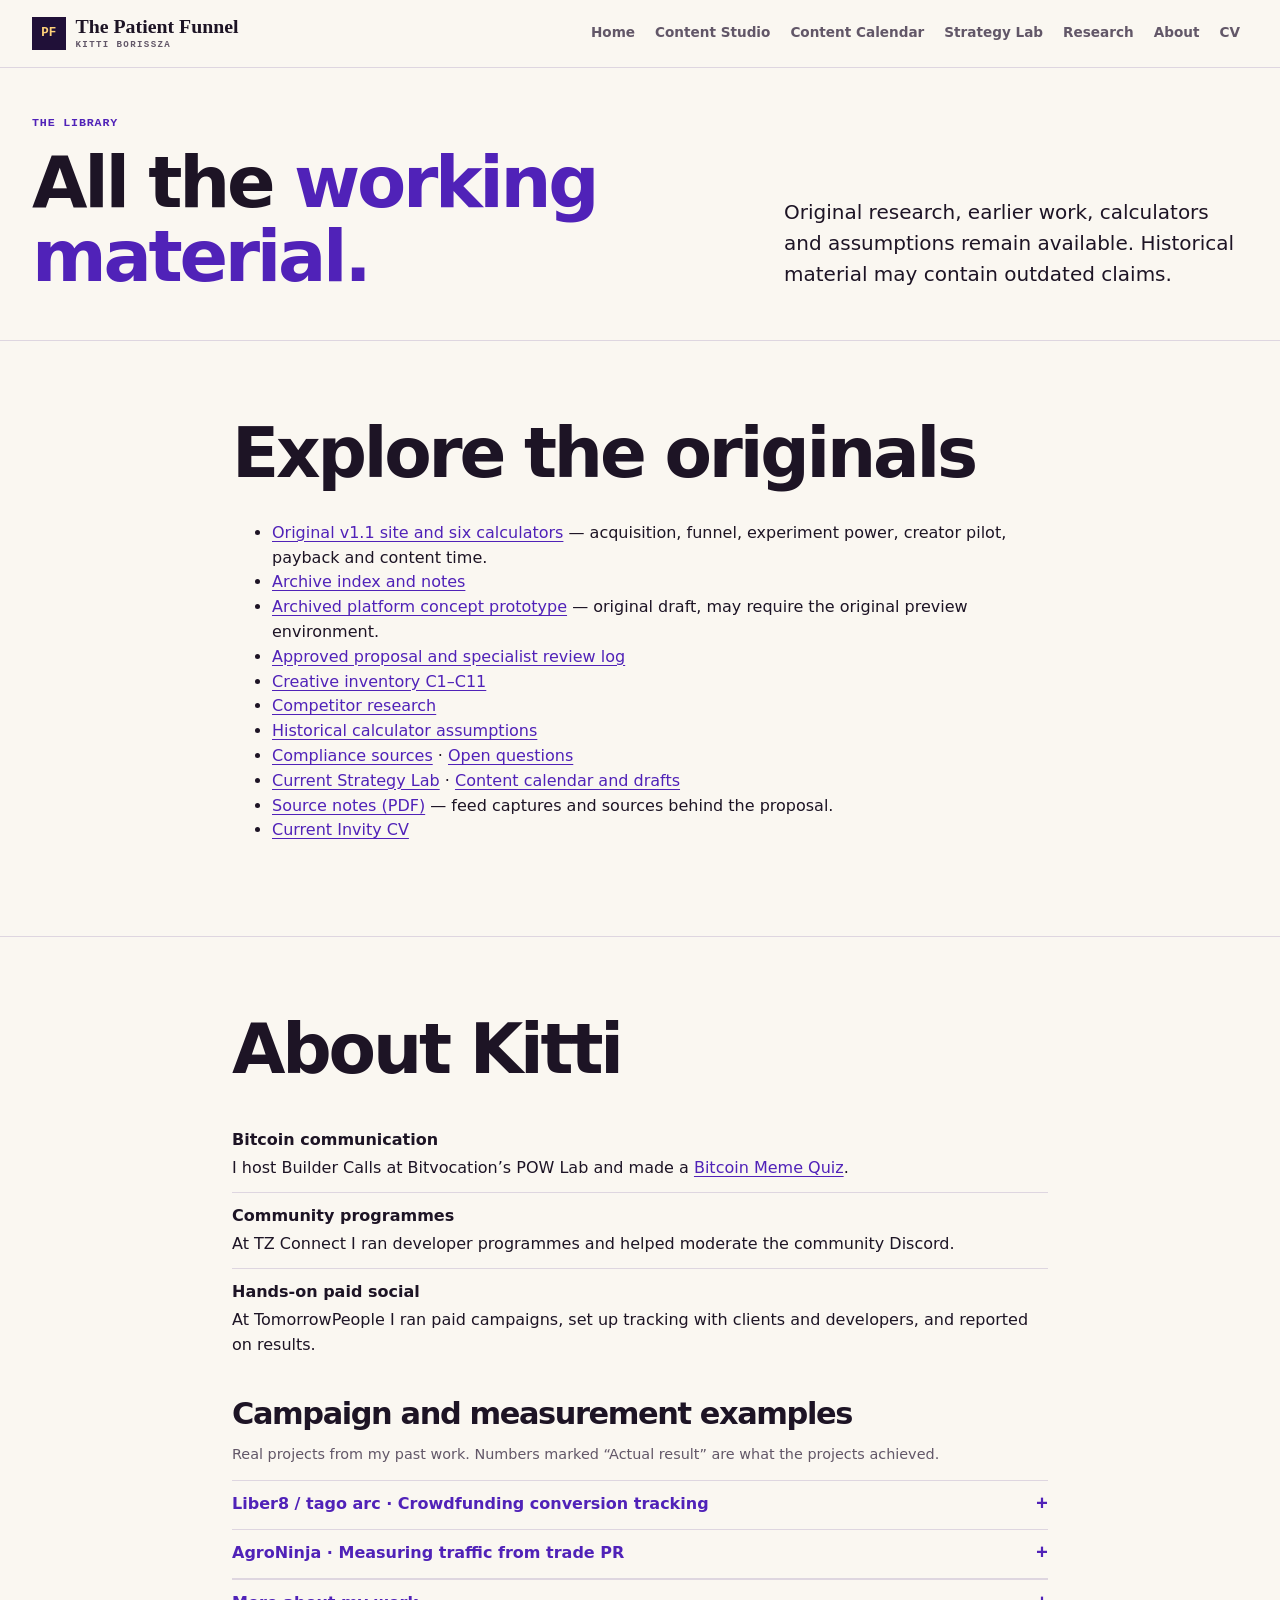
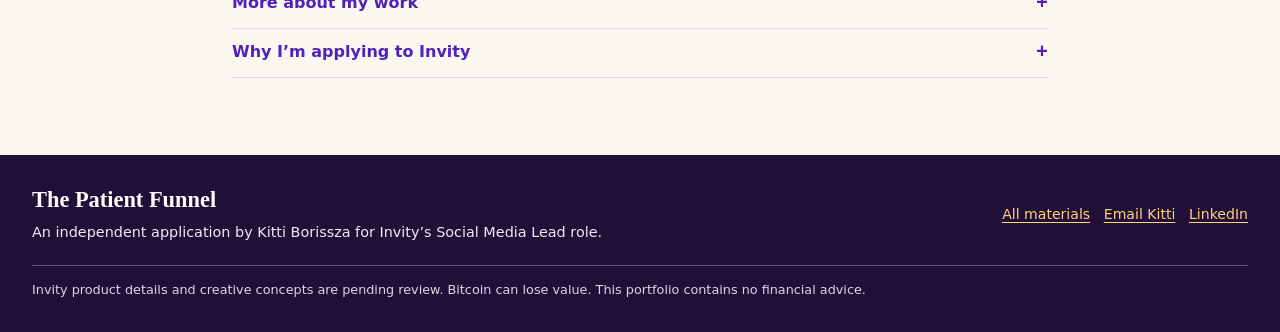
<file: full/materials.html>
<!doctype html><html lang="en"><head><meta charset="utf-8"><meta name="robots" content="noindex"><meta name="viewport" content="width=device-width,initial-scale=1"><title>All materials · The Patient Funnel</title><meta name="description" content="Every working file behind Kitti Borissza's independent Invity application: the original site and calculators, archive notes, source notes and the CV."><meta name="author" content="Kitti Borissza"><meta name="referrer" content="strict-origin-when-cross-origin"><link rel="canonical" href="https://kittiborissza.github.io/the-patient-funnel/materials.html"><meta property="og:type" content="website"><meta property="og:title" content="All materials · Kitti Borissza"><meta property="og:description" content="Independent application proposal for Invity's Social Media Lead role. Not an official Invity page."><meta property="og:url" content="https://kittiborissza.github.io/the-patient-funnel/materials.html"><meta property="og:image" content="https://kittiborissza.github.io/the-patient-funnel/og.png"><meta name="twitter:card" content="summary_large_image"><meta name="twitter:image" content="https://kittiborissza.github.io/the-patient-funnel/og.png"><meta name="theme-color" content="#24084c"><link rel="icon" href="data:,"><link rel="stylesheet" href="styles.css"><script src="interactions.js" defer></script></head><body><a class="skip" href="#main">Skip to content</a><header class="site-head"><div class="wrap head-inner">
  <a class="wordmark" href="index.html"><span class="monogram" aria-hidden="true">PF</span><span>The Patient Funnel<small>KITTI BORISSZA</small></span></a>
  <nav aria-label="Main navigation"><a href="index.html">Home</a><a href="ad-gallery.html">Content Studio</a><a href="content-calendar.html">Content Calendar</a><a href="strategy.html">Strategy Lab</a><a href="research.html">Research</a><a href="index.html#about">About</a><a href="../cv/Kitti-Borissza-Invity-Social-Media-Lead.pdf?v=76632c7b">CV</a></nav>
</div></header>
<main id="main"><header class="page-intro wrap"><div><p class="eyebrow">THE LIBRARY</p><h1>All the <em>working material.</em></h1></div><div class="intro-copy"><p>Original research, earlier work, calculators and assumptions remain available. Historical material may contain outdated claims.</p></div></header><section class="section-band"><div class="wrap narrow-wrap"><h2>Explore the originals</h2><ul><li><a href="../archive/v1.1.0/index.html">Original v1.1 site and six calculators</a> — acquisition, funnel, experiment power, creator pilot, payback and content time.</li><li><a href="https://github.com/KittiBorissza/the-patient-funnel/blob/main/archive/notes/README.md">Archive index and notes</a></li><li><a href="../archive/notes/platform-concept-prototype.html">Archived platform concept prototype</a> — original draft, may require the original preview environment.</li><li><a href="https://github.com/KittiBorissza/the-patient-funnel/blob/main/APPROVED_PROPOSAL.md">Approved proposal and specialist review log</a></li><li><a href="https://github.com/KittiBorissza/the-patient-funnel/blob/main/archive/notes/creative-inventory.md">Creative inventory C1–C11</a></li><li><a href="https://github.com/KittiBorissza/the-patient-funnel/blob/main/archive/notes/competitor-pack.md">Competitor research</a></li><li><a href="https://github.com/KittiBorissza/the-patient-funnel/blob/main/archive/notes/calculator-assumptions.md">Historical calculator assumptions</a></li><li><a href="https://github.com/KittiBorissza/the-patient-funnel/blob/main/archive/notes/compliance-sources.md">Compliance sources</a> · <a href="https://github.com/KittiBorissza/the-patient-funnel/blob/main/archive/notes/open-questions.md">Open questions</a></li><li><a href="strategy.html">Current Strategy Lab</a> · <a href="content-calendar.html">Content calendar and drafts</a></li><li><a href="../materials/Invity_X_First_Source_Notes.pdf">Source notes (PDF)</a> — feed captures and sources behind the proposal.</li><li><a href="../cv/Kitti-Borissza-Invity-Social-Media-Lead.pdf?v=76632c7b">Current Invity CV</a></li></ul></div></section>
<section class="section-band" id="about-kitti" aria-labelledby="about-kitti-h"><div class="wrap narrow-wrap">
<h2 id="about-kitti-h">About Kitti</h2>
      <dl class="proof-list">
        <div><dt>Bitcoin communication</dt><dd>I host Builder Calls at Bitvocation’s POW Lab and made a <a href="https://bitcoin-meme-21.borisszakitti.chatgpt.site/">Bitcoin Meme Quiz</a>.</dd></div>
        <div><dt>Community programmes</dt><dd>At TZ Connect I ran developer programmes and helped moderate the community Discord.</dd></div>
        <div><dt>Hands-on paid social</dt><dd>At TomorrowPeople I ran paid campaigns, set up tracking with clients and developers, and reported on results.</dd></div>
      </dl>
      <section id="campaign-evidence" aria-labelledby="campaign-evidence-h">
        <h3 id="campaign-evidence-h">Campaign and measurement examples</h3>
        <p class="note">Real projects from my past work. Numbers marked “Actual result” are what the projects achieved.</p>
        <details class="disclosure" id="case-liber8">
          <summary>Liber8 / tago arc · Crowdfunding conversion tracking</summary>
          <div class="detail-body">
            <p>I coordinated the Facebook conversion pixel on the Indiegogo thank-you page with the developer and Indiegogo. I checked that the event fired, helped resolve duplicate tracking, and briefed the purchase, add-to-cart and remarketing events for the webshop.</p>
            <p><strong>Actual result.</strong> The team raised $104,407 against a $40,000 goal across all channels.</p>
            <p><a href="../archive/v1.1.0/index.html#done">See the original campaign notes</a></p>
          </div>
        </details>
        <details class="disclosure" id="case-agroninja">
          <summary>AgroNinja · Measuring traffic from trade PR</summary>
          <div class="detail-body">
            <p>I worked on pre-launch acquisition, trade PR and international reseller outreach for the cattle-weighing app. We tagged the links in our PR outreach with UTM parameters so we could identify visits from trade coverage in Google Analytics alongside traffic from paid campaigns.</p>
            <p><strong>Actual result.</strong> We made contact with 150+ resellers internationally and recorded 3,000+ pre-sales registrations.</p>
          </div>
        </details>
      </section>
      <details class="disclosure"><summary>More about my work</summary><div class="detail-body"><ul class="career-list"><li><b>2023–present</b> Independent Host and Facilitator. I host POW Lab Builder Calls, Data Science Klub and Data Café, and MC’d the Compass AI &amp; Tech Summit Data Stage.</li><li><b>2023</b> Marketing &amp; Community Manager, Circles Entropy.</li><li><b>2021–2023</b> Adoption &amp; Community Lead, TZ Connect / Tezos. I built hackathons, education programmes and incubation for developers.</li><li><b>2018–2021</b> Product Owner, Climate Game On. I led app development and acquisition with eight NGO partners.</li><li><b>2015–2022</b> Freelance marketing and communications, TomorrowPeople.</li><li><b>2014–2015</b> Founder, priSMa.</li><li><b>2009–2014</b> Senior Community Manager, Karmamedia.</li></ul></div></details>
  <details class="disclosure"><summary>Why I’m applying to Invity</summary><div class="detail-body"><p>I like that Invity is Bitcoin-only and talks about holding for years. It gives social a concrete job: show how things work and give people enough context to make their own decision.</p><p>I left agency life to work with startups and tech communities. AI tools now take some of the repetitive production out of hands-on social, and I want to spend that time making things, reading the response and talking to people.</p></div></details>
</div></section></main><footer class="site-foot"><div class="wrap foot-inner"><div><strong>The Patient Funnel</strong><p>An independent application by Kitti Borissza for Invity’s Social Media Lead role.</p></div><div><a href="materials.html" aria-current="page">All materials</a><a href="mailto:borisszakitti@gmail.com">Email Kitti</a><a href="https://www.linkedin.com/in/kittiborissza">LinkedIn</a></div></div><div class="wrap fineprint">Invity product details and creative concepts are pending review. Bitcoin can lose value. This portfolio contains no financial advice.</div></footer>
</body></html>
</file>
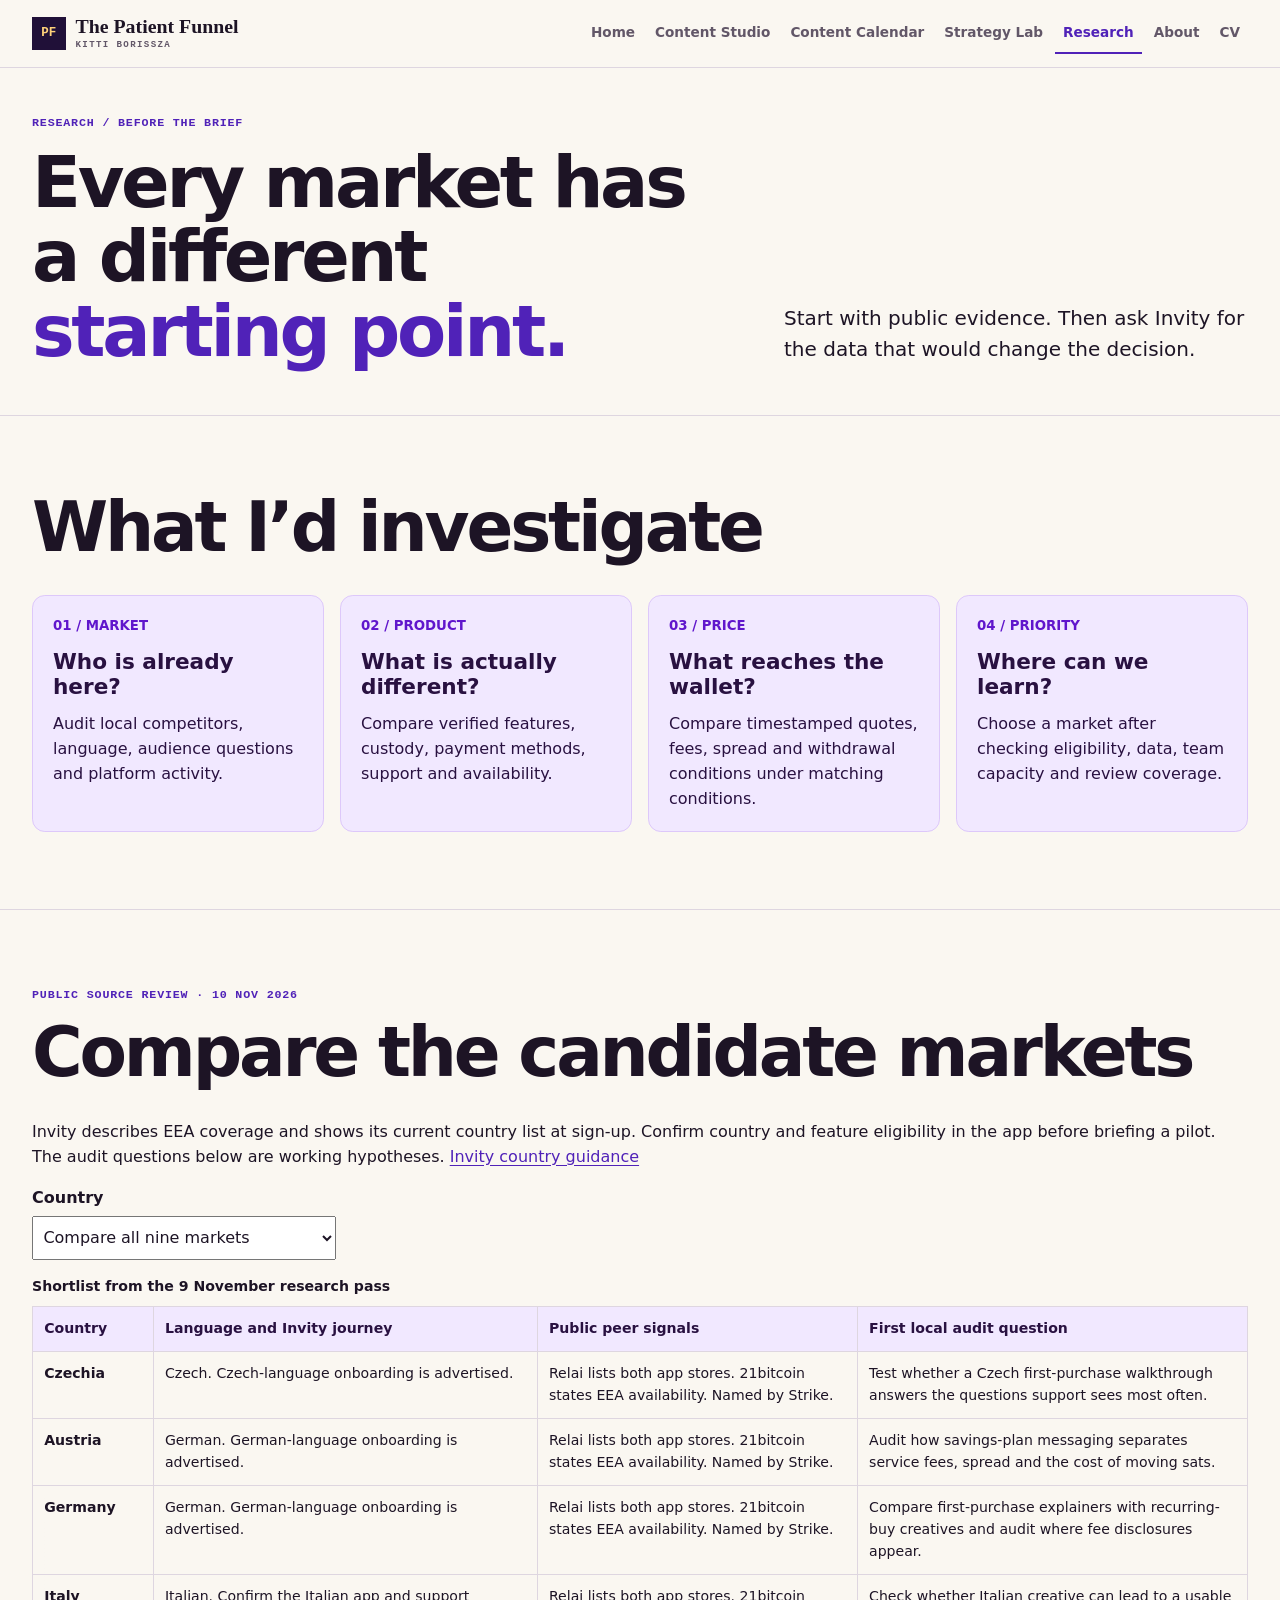
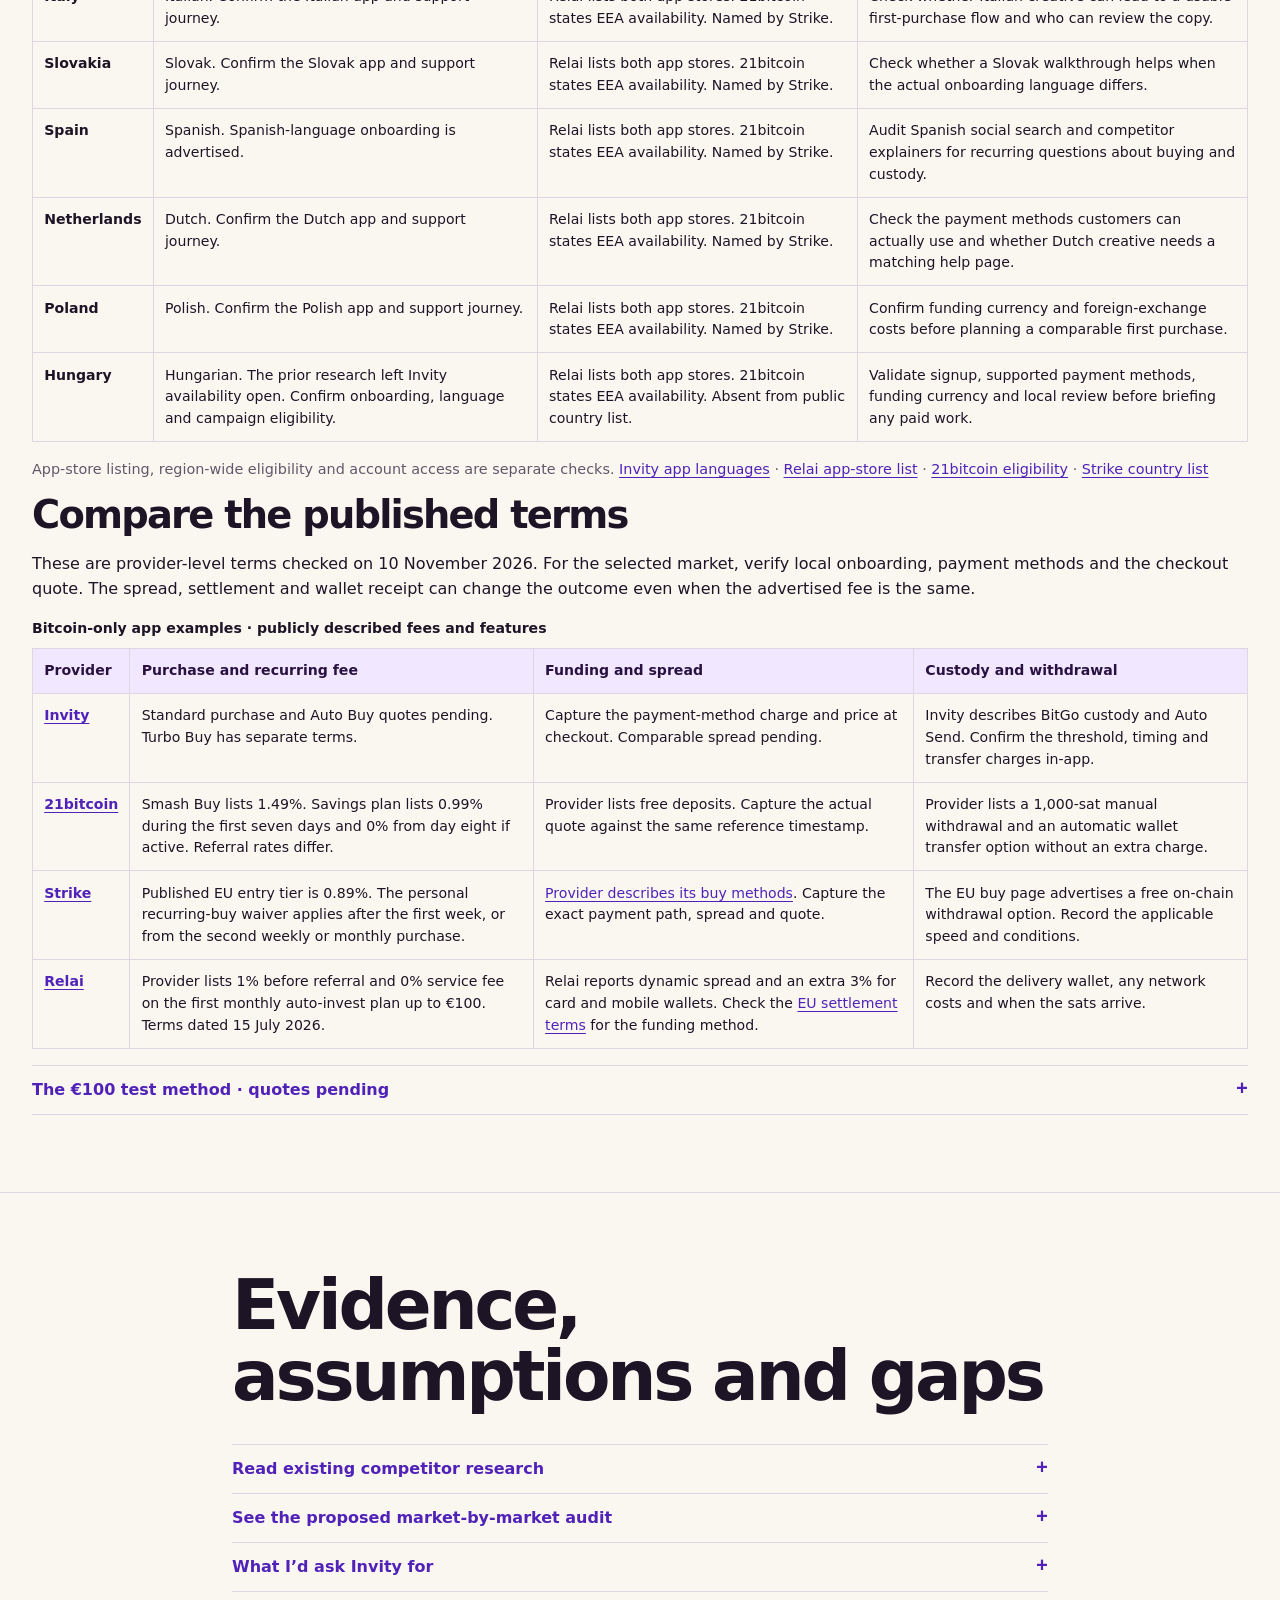
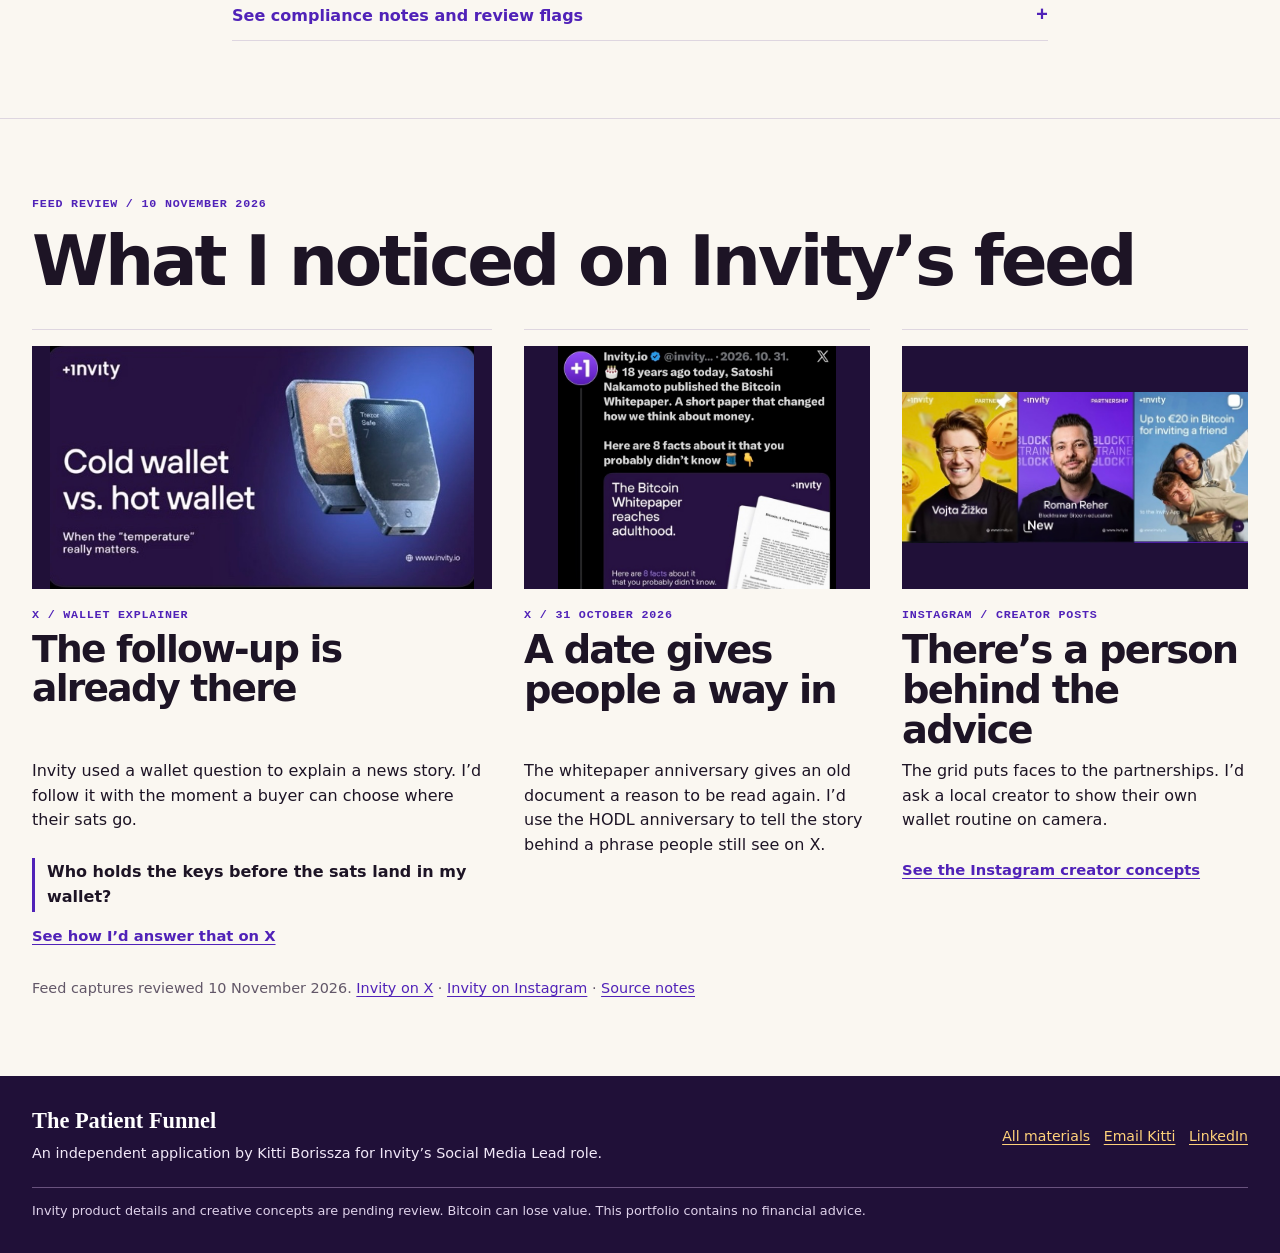
<file: full/research.html>
<!doctype html><html lang="en"><head><meta charset="utf-8"><meta name="robots" content="noindex"><meta name="viewport" content="width=device-width,initial-scale=1"><title>Research · The Patient Funnel</title><meta name="description" content="Market and competitor research behind Kitti Borissza's independent Invity application: nine candidate markets, published provider terms, and the evidence, assumptions and gaps."><meta name="author" content="Kitti Borissza"><meta name="referrer" content="strict-origin-when-cross-origin"><link rel="canonical" href="https://kittiborissza.github.io/the-patient-funnel/research.html"><meta property="og:type" content="website"><meta property="og:title" content="Research · Kitti Borissza"><meta property="og:description" content="Independent application proposal for Invity's Social Media Lead role. Not an official Invity page."><meta property="og:url" content="https://kittiborissza.github.io/the-patient-funnel/research.html"><meta property="og:image" content="https://kittiborissza.github.io/the-patient-funnel/og.png"><meta name="twitter:card" content="summary_large_image"><meta name="twitter:image" content="https://kittiborissza.github.io/the-patient-funnel/og.png"><meta name="theme-color" content="#24084c"><link rel="icon" href="data:,"><link rel="stylesheet" href="styles.css"><script src="interactions.js" defer></script></head><body><a class="skip" href="#main">Skip to content</a><header class="site-head"><div class="wrap head-inner">
  <a class="wordmark" href="index.html"><span class="monogram" aria-hidden="true">PF</span><span>The Patient Funnel<small>KITTI BORISSZA</small></span></a>
  <nav aria-label="Main navigation"><a href="index.html">Home</a><a href="ad-gallery.html">Content Studio</a><a href="content-calendar.html">Content Calendar</a><a href="strategy.html">Strategy Lab</a><a href="research.html" aria-current="page">Research</a><a href="index.html#about">About</a><a href="../cv/Kitti-Borissza-Invity-Social-Media-Lead.pdf?v=76632c7b">CV</a></nav>
</div></header>
<main id="main"><header class="page-intro wrap"><div><p class="eyebrow">RESEARCH / BEFORE THE BRIEF</p><h1>Every market has a different <em>starting point.</em></h1></div><div class="intro-copy"><p>Start with public evidence. Then ask Invity for the data that would change the decision.</p></div></header><section class="section-band"><div class="wrap"><h2>What I’d investigate</h2><div class="funnel-cards"><div><small>01 / MARKET</small><strong>Who is already here?</strong><p>Audit local competitors, language, audience questions and platform activity.</p></div><div><small>02 / PRODUCT</small><strong>What is actually different?</strong><p>Compare verified features, custody, payment methods, support and availability.</p></div><div><small>03 / PRICE</small><strong>What reaches the wallet?</strong><p>Compare timestamped quotes, fees, spread and withdrawal conditions under matching conditions.</p></div><div><small>04 / PRIORITY</small><strong>Where can we learn?</strong><p>Choose a market after checking eligibility, data, team capacity and review coverage.</p></div></div></div></section>
<section class="section-band" id="markets" aria-labelledby="markets-heading"><div class="wrap">
  <p class="eyebrow">PUBLIC SOURCE REVIEW · <time datetime="2026-11-10">10 NOV 2026</time></p>
  <h2 id="markets-heading">Compare the candidate markets</h2>
  <p>Invity describes EEA coverage and shows its current country list at sign-up. Confirm country and feature eligibility in the app before briefing a pilot. The audit questions below are working hypotheses. <a href="https://downloadapp.invity.io/legal">Invity country guidance</a></p>
  <div class="research-filter" hidden>
    <label for="research-country">Country</label>
    <select id="research-country"><option value="">Compare all nine markets</option><option value="cz">Czechia</option><option value="at">Austria</option><option value="de">Germany</option><option value="it">Italy</option><option value="sk">Slovakia</option><option value="es">Spain</option><option value="nl">Netherlands</option><option value="pl">Poland</option><option value="hu">Hungary</option></select>
  </div>
  <div class="research-table" role="region" aria-label="Country comparison" tabindex="0"><table>
    <caption>Shortlist from the 9 November research pass</caption>
    <thead><tr><th scope="col">Country</th><th scope="col">Language and Invity journey</th><th scope="col">Public peer signals</th><th scope="col">First local audit question</th></tr></thead>
    <tbody><tr id="market-cz"><th scope="row">Czechia</th><td>Czech. Czech-language onboarding is advertised.</td><td>Relai lists both app stores. 21bitcoin states EEA availability. Named by Strike.</td><td>Test whether a Czech first-purchase walkthrough answers the questions support sees most often.</td></tr>
<tr id="market-at"><th scope="row">Austria</th><td>German. German-language onboarding is advertised.</td><td>Relai lists both app stores. 21bitcoin states EEA availability. Named by Strike.</td><td>Audit how savings-plan messaging separates service fees, spread and the cost of moving sats.</td></tr>
<tr id="market-de"><th scope="row">Germany</th><td>German. German-language onboarding is advertised.</td><td>Relai lists both app stores. 21bitcoin states EEA availability. Named by Strike.</td><td>Compare first-purchase explainers with recurring-buy creatives and audit where fee disclosures appear.</td></tr>
<tr id="market-it"><th scope="row">Italy</th><td>Italian. Confirm the Italian app and support journey.</td><td>Relai lists both app stores. 21bitcoin states EEA availability. Named by Strike.</td><td>Check whether Italian creative can lead to a usable first-purchase flow and who can review the copy.</td></tr>
<tr id="market-sk"><th scope="row">Slovakia</th><td>Slovak. Confirm the Slovak app and support journey.</td><td>Relai lists both app stores. 21bitcoin states EEA availability. Named by Strike.</td><td>Check whether a Slovak walkthrough helps when the actual onboarding language differs.</td></tr>
<tr id="market-es"><th scope="row">Spain</th><td>Spanish. Spanish-language onboarding is advertised.</td><td>Relai lists both app stores. 21bitcoin states EEA availability. Named by Strike.</td><td>Audit Spanish social search and competitor explainers for recurring questions about buying and custody.</td></tr>
<tr id="market-nl"><th scope="row">Netherlands</th><td>Dutch. Confirm the Dutch app and support journey.</td><td>Relai lists both app stores. 21bitcoin states EEA availability. Named by Strike.</td><td>Check the payment methods customers can actually use and whether Dutch creative needs a matching help page.</td></tr>
<tr id="market-pl"><th scope="row">Poland</th><td>Polish. Confirm the Polish app and support journey.</td><td>Relai lists both app stores. 21bitcoin states EEA availability. Named by Strike.</td><td>Confirm funding currency and foreign-exchange costs before planning a comparable first purchase.</td></tr>
<tr id="market-hu"><th scope="row">Hungary</th><td>Hungarian. The prior research left Invity availability open. Confirm onboarding, language and campaign eligibility.</td><td>Relai lists both app stores. 21bitcoin states EEA availability. Absent from public country list.</td><td>Validate signup, supported payment methods, funding currency and local review before briefing any paid work.</td></tr></tbody>
  </table></div>
  <p class="note">App-store listing, region-wide eligibility and account access are separate checks. <a href="https://www.invity.io/">Invity app languages</a> · <a href="https://support.relai.app/en/articles/194248-is-relai-available-in-my-country">Relai app-store list</a> · <a href="https://21bitcoin.app/en/blog/this-is-how-opening-an-account-with-21bitcoin-works">21bitcoin eligibility</a> · <a href="https://strike.me/gb/en/support/where-is-strike-available/">Strike country list</a></p>

  <h3>Compare the published terms</h3>
  <p>These are provider-level terms checked on 10 November 2026. For the selected market, verify local onboarding, payment methods and the checkout quote. The spread, settlement and wallet receipt can change the outcome even when the advertised fee is the same.</p>
  <div class="research-table" role="region" aria-label="Provider fee and feature comparison" tabindex="0"><table>
    <caption>Bitcoin-only app examples · publicly described fees and features</caption>
    <thead><tr><th scope="col">Provider</th><th scope="col">Purchase and recurring fee</th><th scope="col">Funding and spread</th><th scope="col">Custody and withdrawal</th></tr></thead>
    <tbody>
      <tr><th scope="row"><a href="https://www.invity.io/">Invity</a></th><td>Standard purchase and Auto Buy quotes pending. Turbo Buy has separate terms.</td><td>Capture the payment-method charge and price at checkout. Comparable spread pending.</td><td>Invity describes BitGo custody and Auto Send. Confirm the threshold, timing and transfer charges in-app.</td></tr>
      <tr><th scope="row"><a href="https://21bitcoin.app/en/fees">21bitcoin</a></th><td>Smash Buy lists 1.49%. Savings plan lists 0.99% during the first seven days and 0% from day eight if active. Referral rates differ.</td><td>Provider lists free deposits. Capture the actual quote against the same reference timestamp.</td><td>Provider lists a 1,000-sat manual withdrawal and an automatic wallet transfer option without an extra charge.</td></tr>
      <tr><th scope="row"><a href="https://strike.me/eu/en/support/what-are-the-trading-fees/">Strike</a></th><td>Published EU entry tier is 0.89%. The personal recurring-buy waiver applies after the first week, or from the second weekly or monthly purchase.</td><td><a href="https://strike.me/eu/en/buy/">Provider describes its buy methods</a>. Capture the exact payment path, spread and quote.</td><td>The EU buy page advertises a free on-chain withdrawal option. Record the applicable speed and conditions.</td></tr>
      <tr><th scope="row"><a href="https://support.relai.app/en/articles/194297-how-much-do-i-pay-in-fees-for-buying-selling-bitcoin">Relai</a></th><td>Provider lists 1% before referral and 0% service fee on the first monthly auto-invest plan up to €100. Terms dated 15 July 2026.</td><td>Relai reports dynamic spread and an extra 3% for card and mobile wallets. Check the <a href="https://relai.app/pricing-policy-eu/">EU settlement terms</a> for the funding method.</td><td>Record the delivery wallet, any network costs and when the sats arrive.</td></tr>
    </tbody>
  </table></div>
  <details class="disclosure" id="quote-method"><summary>The €100 test method · quotes pending</summary><div class="detail-body">
    <ol><li>Choose one eligible country, one purchase type, €100 and the same payment method. Use a separate run for a recurring purchase.</li><li>Capture each in-app quote in a matched time window. Record payment method, timestamp, fiat paid, provider fee, exchange rate and quoted sats.</li><li>Record actual sats received, time to receipt and any send fee. For direct-to-wallet routes, record settlement without a second transfer.</li><li>Compare received sats and document any delay or condition that affects comparability.</li></ol>
    <p>Quoted sats and wallet receipts are pending. <a href="ad-gallery.html#creative-compare-1">See the carousel concept</a>.</p>
  </div></details>
</div></section>
<section class="section-band" id="claims"><div class="wrap narrow-wrap"><h2>Evidence, assumptions and gaps</h2><details class="disclosure"><summary>Read existing competitor research</summary><div class="detail-body"><p>These charts come from the 9 November 2026 working research. Use the dated source links above for the updated public comparison.</p>
<ul>
  <li><a href="../archive/notes/charts/01_competitive_landscape.png">Competitive landscape</a> · Historical fee bands and reported user counts. The chart uses midpoints.</li>
  <li><a href="../archive/notes/charts/02_mica_passport_heatmap.png">Passport heatmap</a> · Historical named countries. Confirm account and campaign eligibility separately.</li>
  <li><a href="../archive/notes/charts/03_fees_dca_comparison.png">Recurring-fee comparison</a> · Historical conditions differ by provider. Compare the full wallet journey.</li>
  <li><a href="../archive/notes/charts/04_where_invity_wins.png">Invity differentiators</a> · Historical hypotheses. Recheck the claims and available product terms before reuse.</li>
</ul><p>The <a href="https://downloadapp.invity.io/turbo-buy">Turbo Buy FAQ</a> shows a 1.49% transaction service fee and a separate annual fee on the extra buying power. The archive’s broader interpretation of 1.49% and its claim that Turbo solves the fee comparison are superseded. Verify the applicable terms at checkout.</p>
<p><a href="https://github.com/KittiBorissza/the-patient-funnel/blob/main/archive/notes/competitor-pack.md">Open the original research pack</a></p></div></details><details class="disclosure"><summary>See the proposed market-by-market audit</summary><div class="detail-body"><p>For each eligible country: identify relevant competitors; record product features and quoted prices with dates, payment methods and sources; review channel mix, posting cadence, formats, messaging and community response. Record gaps and request local review. A market is not selected until availability, audience and resources are confirmed.</p><p>Candidate markets from the dated public review include Czechia, Austria, Germany, Italy, Slovakia, Spain, the Netherlands and Poland; Hungary requires confirmation. <a href="strategy.html#market-plan">See the full market model</a>.</p></div></details><details class="disclosure"><summary>What I’d ask Invity for</summary><div class="detail-body"><p>Permissioned audience and customer cohorts, market eligibility, support questions, existing creative and campaign performance, conversion definitions, tracking, capacity and the approval process. These are requests, not data I already have.</p><a href="strategy.html#needs">See the full data request</a></div></details><details class="disclosure"><summary>See compliance notes and review flags</summary><div class="detail-body"><p>Product claims, prices, current market availability, Auto Send conditions and ad eligibility require product and compliance review. Bitcoin can lose value. Generated concepts use approximate brand elements and are independent work.</p><a href="https://github.com/KittiBorissza/the-patient-funnel/blob/main/archive/notes/compliance-notes.md">Compliance notes</a> · <a href="https://github.com/KittiBorissza/the-patient-funnel/blob/main/archive/notes/mica-note.md">MiCA notes</a> · <a href="materials.html">All source materials</a></div></details></div></section>
<section class="section-band pitch-evidence" id="feed" aria-labelledby="feed-h">
  <div class="wrap">
    <p class="eyebrow">Feed review / 10 November 2026</p>
    <h2 id="feed-h">What I noticed on Invity’s feed</h2>
    <div class="evidence-grid">
      <article class="evidence-item evidence-lead">
        <a class="evidence-image" href="../assets/invity-x-wallet.jpg">
          <img src="../assets/invity-x-wallet.jpg" width="570" height="327" alt="Invity X post artwork reading Cold wallet vs. hot wallet, with two hardware wallets.">
        </a>
        <p class="eyebrow">X / Wallet explainer</p>
        <h3>The follow-up is already there</h3>
        <p>Invity used a wallet question to explain a news story. I’d follow it with the moment a buyer can choose where their sats go.</p>
        <blockquote class="evidence-question">Who holds the keys before the sats land in my wallet?</blockquote>
        <a class="text-link" href="ad-gallery.html#preview-keys-x">See how I’d answer that on X</a>
      </article>
      <article class="evidence-item">
        <a class="evidence-image" href="../assets/invity-x-whitepaper.jpg">
          <img src="../assets/invity-x-whitepaper.jpg" width="708" height="620" loading="lazy" alt="Invity’s 31 October 2026 X post marking the Bitcoin whitepaper anniversary.">
        </a>
        <p class="eyebrow">X / 31 October 2026</p>
        <h3>A date gives people a way in</h3>
        <p>The whitepaper anniversary gives an old document a reason to be read again. I’d use the HODL anniversary to tell the story behind a phrase people still see on X.</p>
      </article>
      <article class="evidence-item">
        <a class="evidence-image" href="../assets/invity-ig-creators.jpg">
          <img src="../assets/invity-ig-creators.jpg" width="707" height="307" loading="lazy" alt="Cropped Instagram grid featuring Invity partnership and creator posts.">
        </a>
        <p class="eyebrow">Instagram / Creator posts</p>
        <h3>There’s a person behind the advice</h3>
        <p>The grid puts faces to the partnerships. I’d ask a local creator to show their own wallet routine on camera.</p><p><a class="text-link" href="content-calendar.html#creator-collabs">See the Instagram creator concepts</a></p>
      </article>
    </div>
    <p class="note evidence-credit">Feed captures reviewed 10 November 2026. <a href="https://x.com/invity_io">Invity on X</a> · <a href="https://www.instagram.com/invity.io/">Invity on Instagram</a> · <a href="../materials/Invity_X_First_Source_Notes.pdf">Source notes</a></p>
  </div>
</section>
</main><footer class="site-foot"><div class="wrap foot-inner"><div><strong>The Patient Funnel</strong><p>An independent application by Kitti Borissza for Invity’s Social Media Lead role.</p></div><div><a href="materials.html">All materials</a><a href="mailto:borisszakitti@gmail.com">Email Kitti</a><a href="https://www.linkedin.com/in/kittiborissza">LinkedIn</a></div></div><div class="wrap fineprint">Invity product details and creative concepts are pending review. Bitcoin can lose value. This portfolio contains no financial advice.</div></footer>
</body></html>
</file>
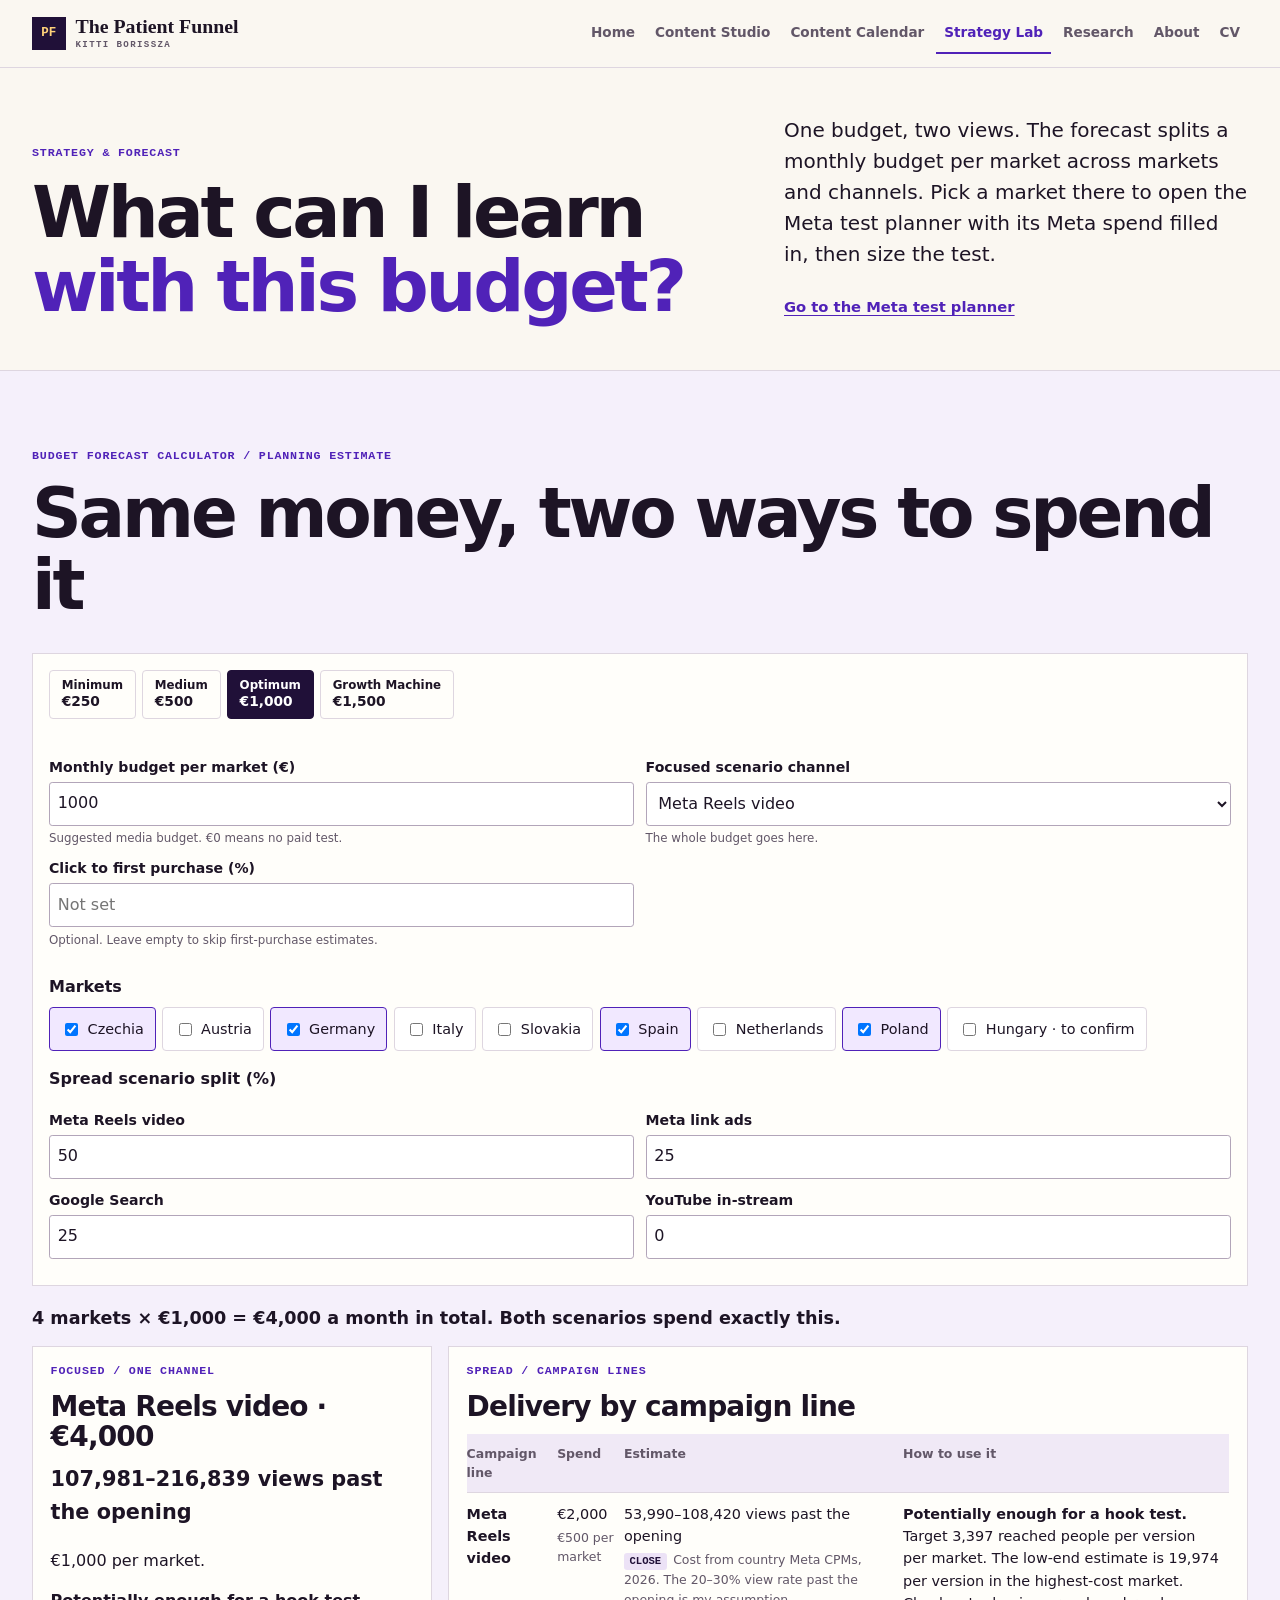
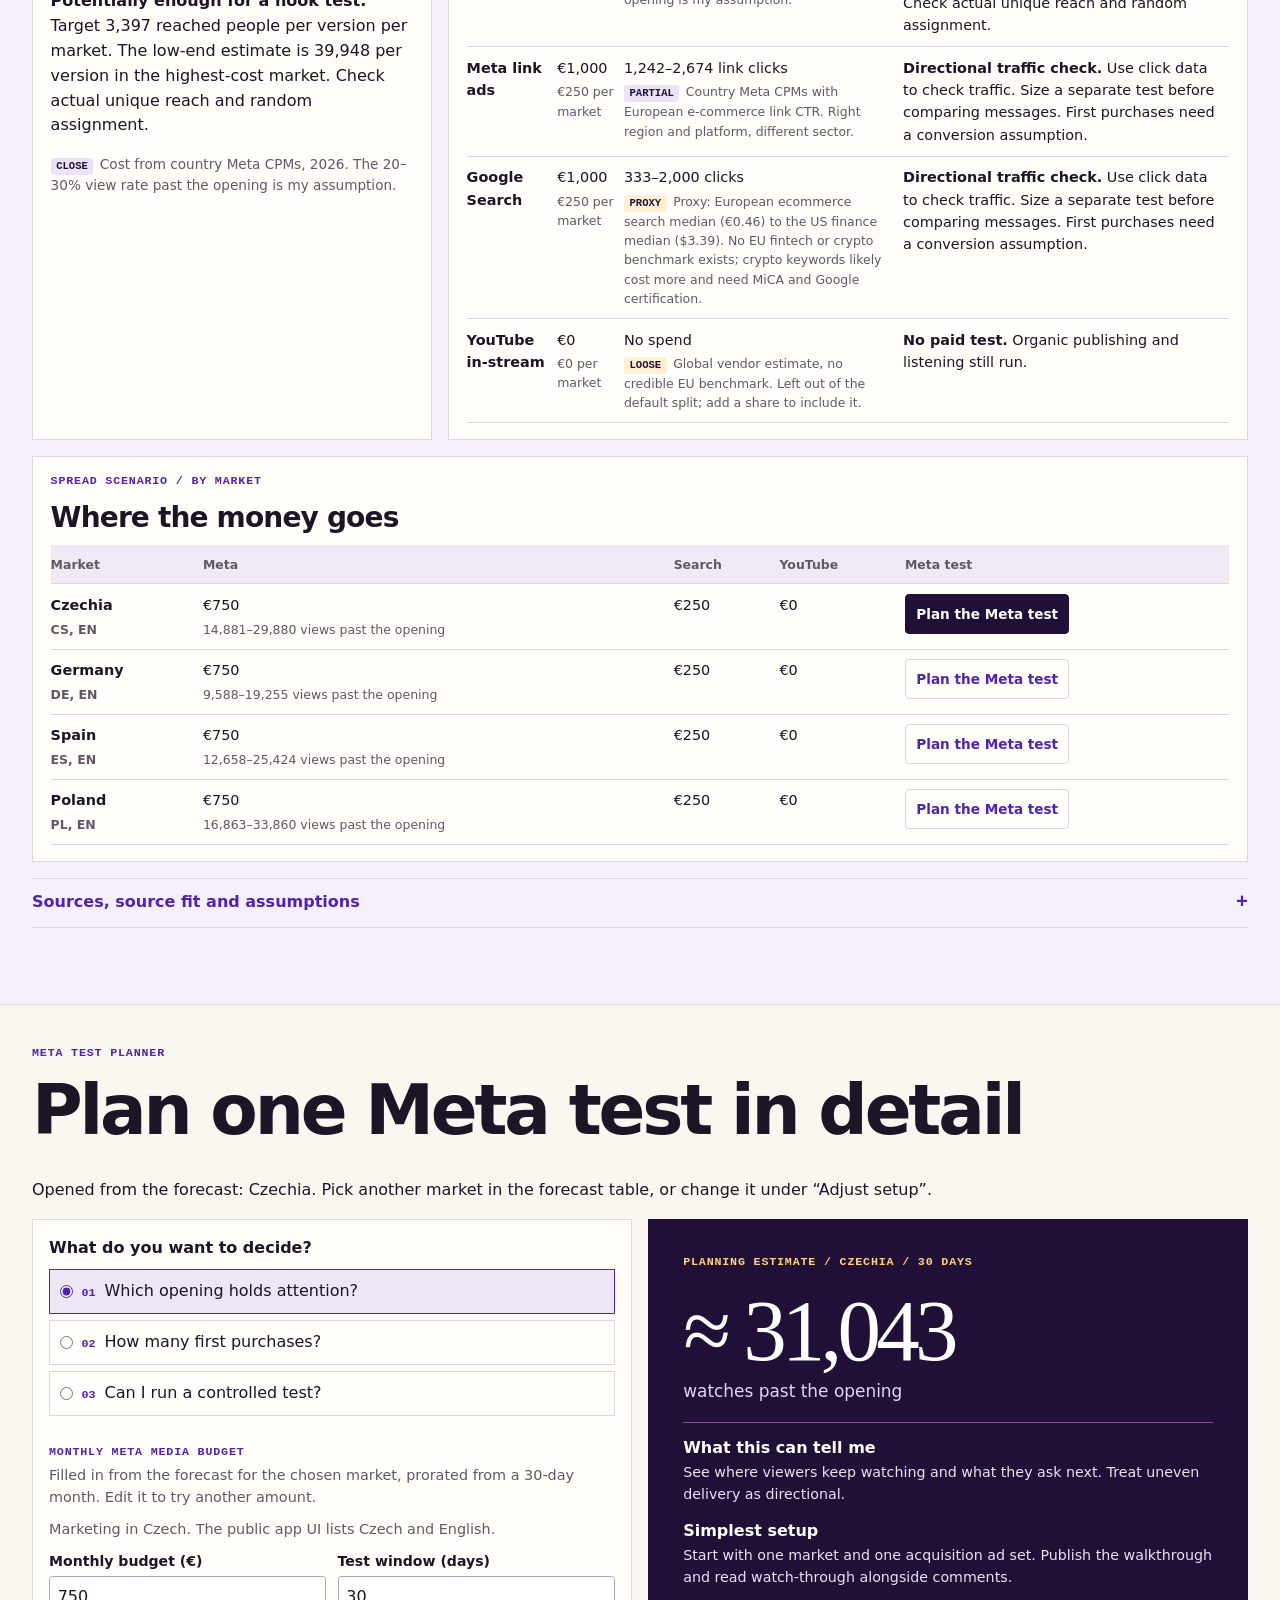
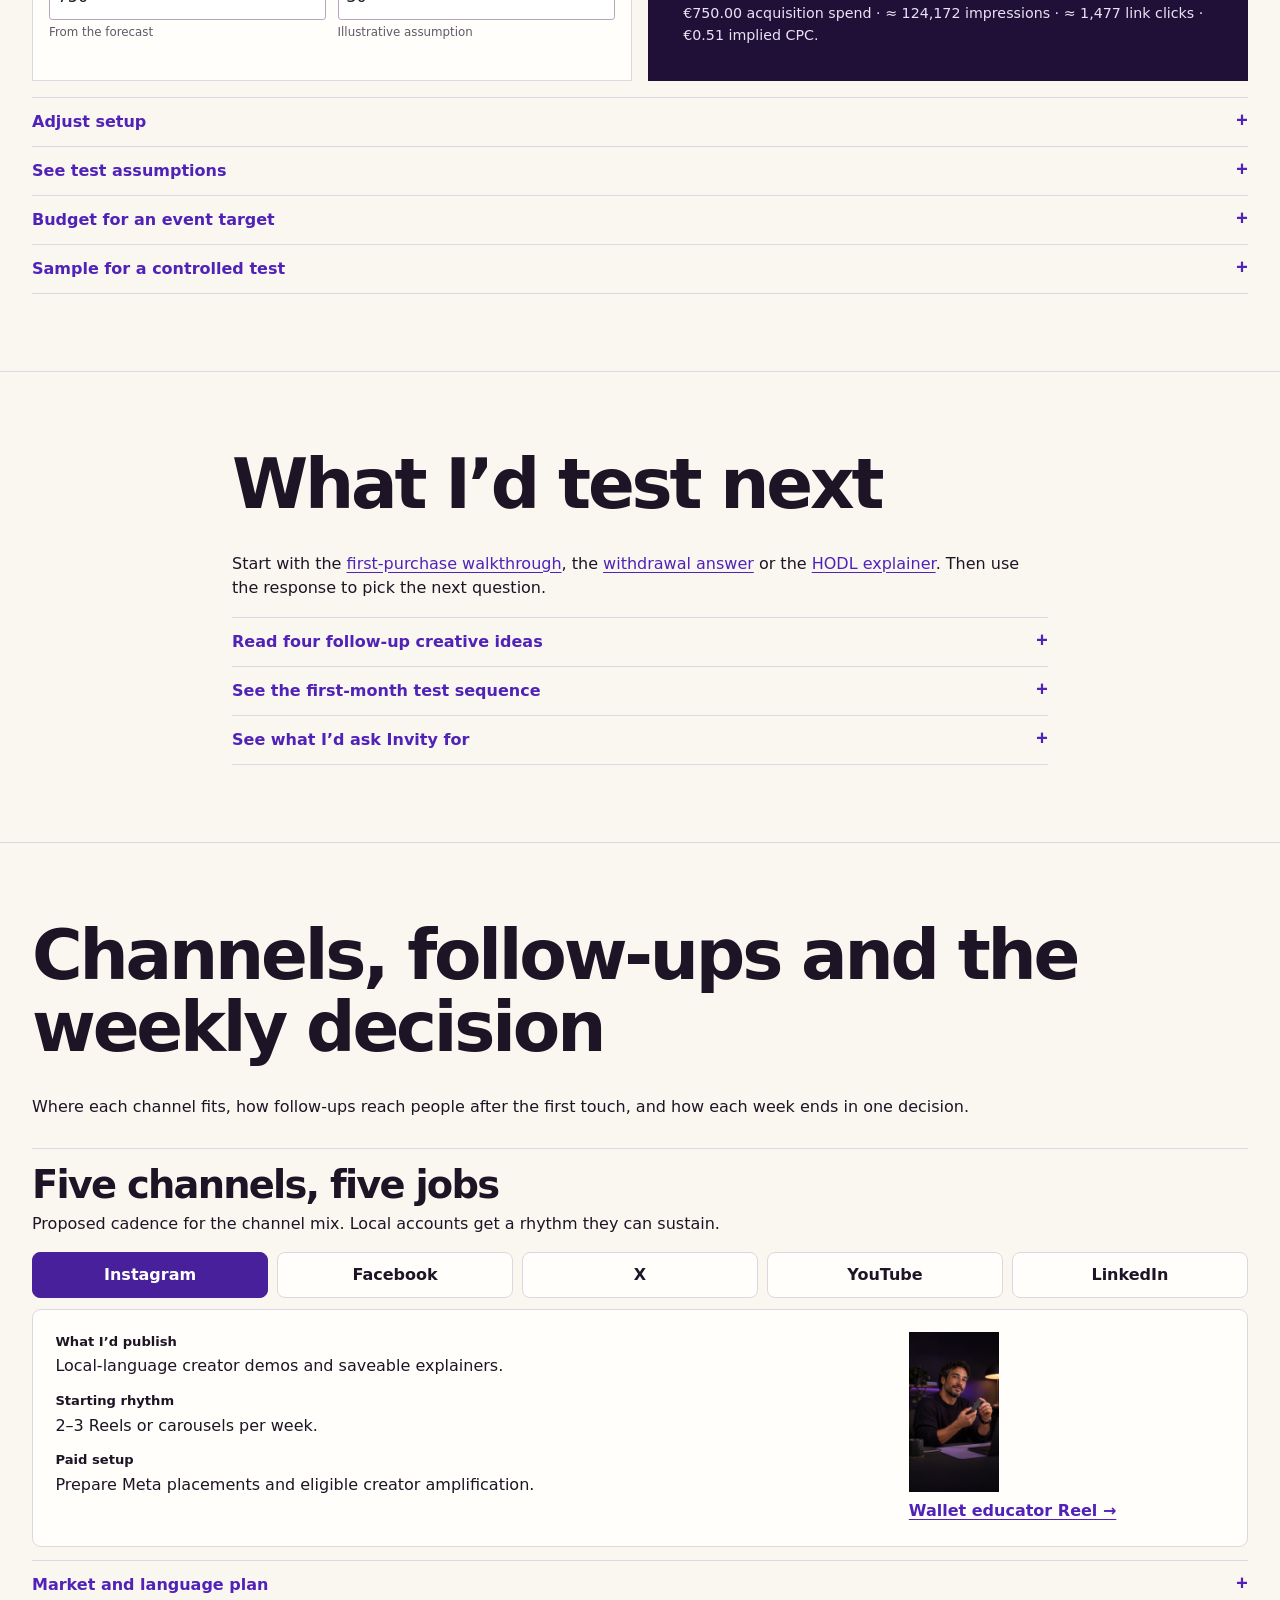
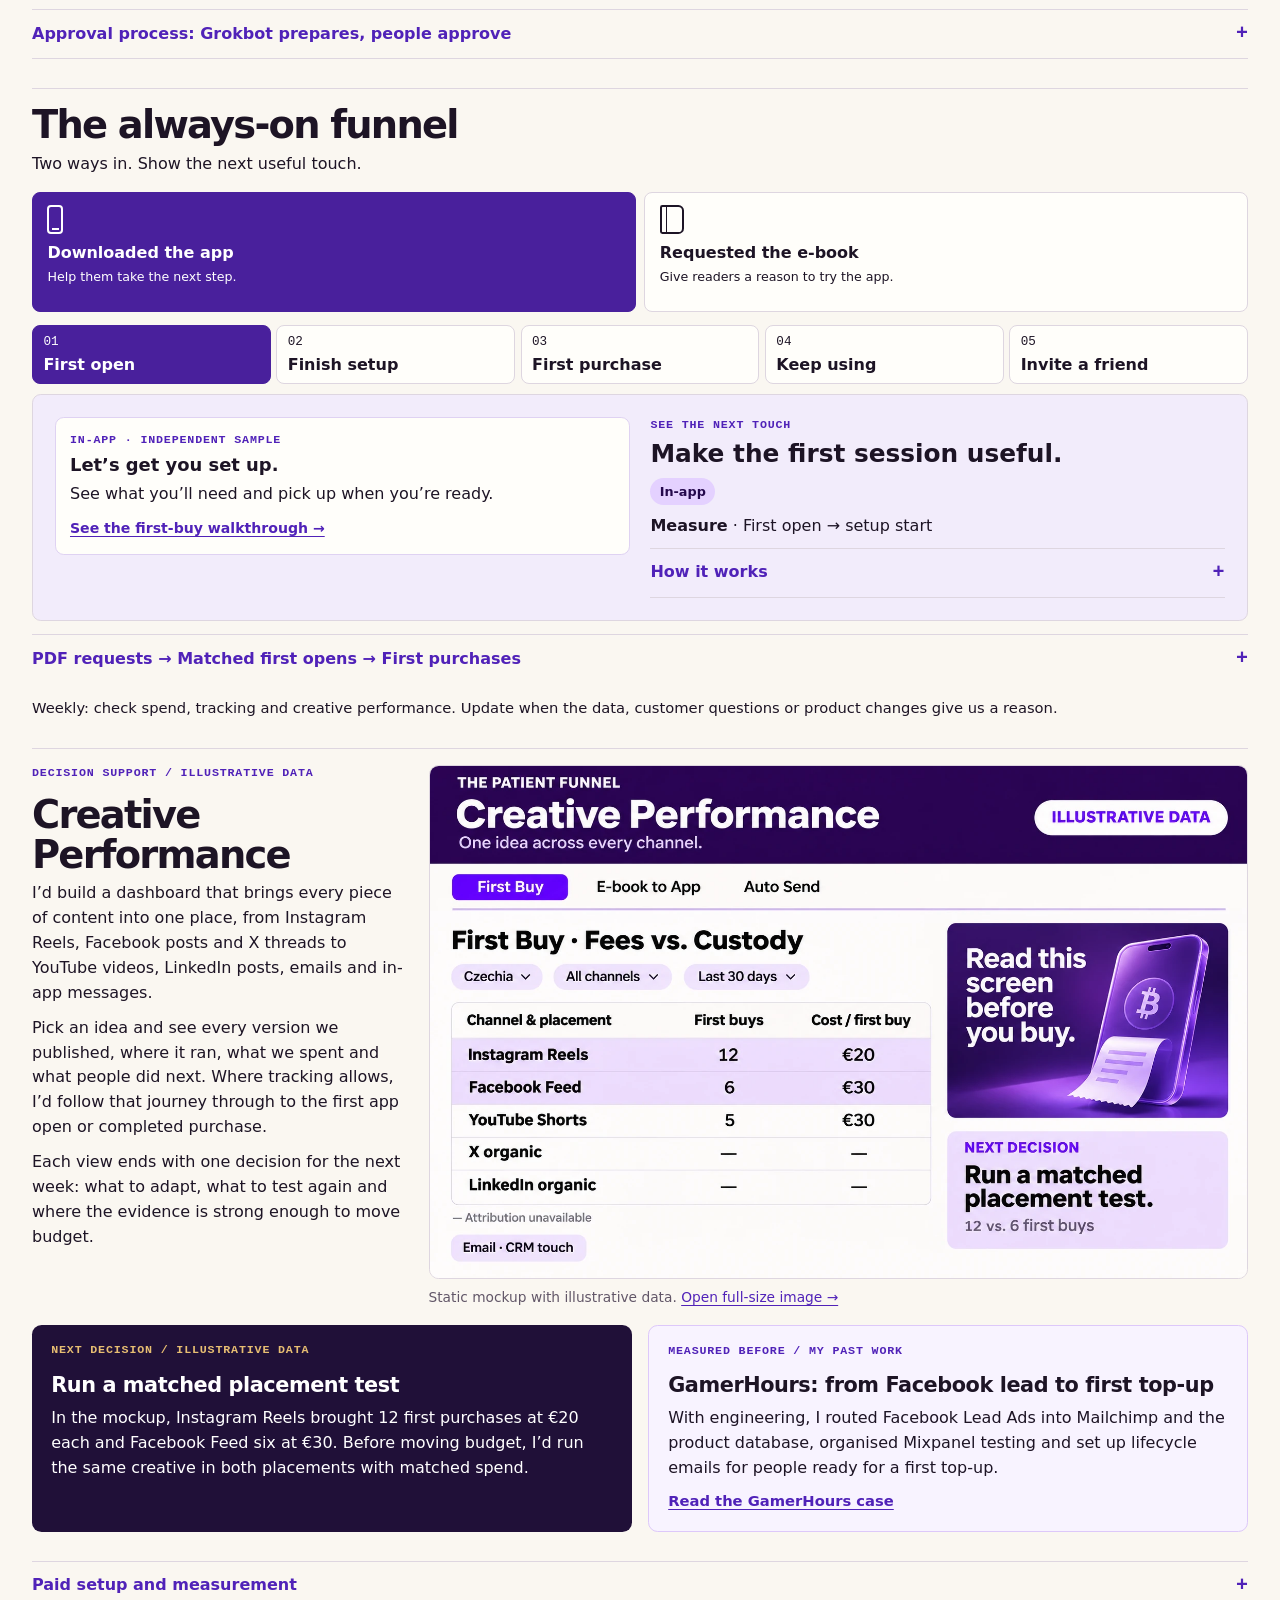
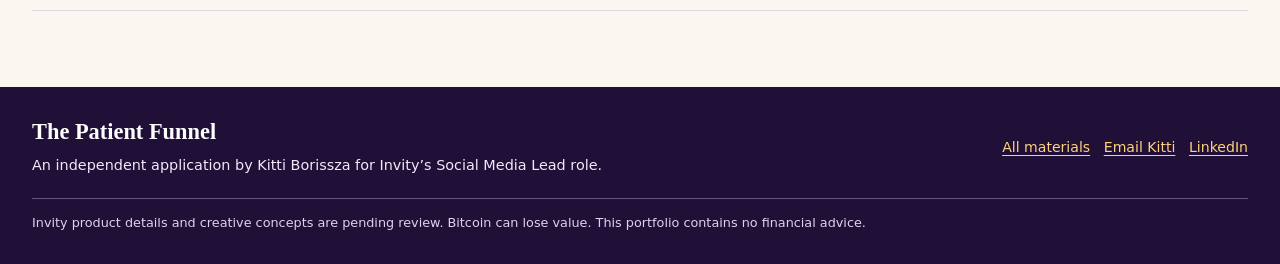
<file: full/strategy.html>
<!doctype html>
<html lang="en">
<head>
<meta charset="utf-8"><meta name="robots" content="noindex">
<meta name="viewport" content="width=device-width, initial-scale=1">
<title>What can I learn with this budget? · The Patient Funnel</title>
<meta name="description" content="What can I learn with this budget? A budget forecast calculator, a Meta test planner and a multi-market plan for Kitti Borissza's independent Invity application, with ranges, sources and assumptions.">
<meta name="author" content="Kitti Borissza">
<meta name="referrer" content="strict-origin-when-cross-origin">
<link rel="canonical" href="https://kittiborissza.github.io/the-patient-funnel/strategy.html">
<meta property="og:type" content="website">
<meta property="og:title" content="What can I learn with this budget? · Kitti Borissza">
<meta property="og:description" content="Independent application proposal for Invity's Social Media Lead role. Not an official Invity page.">
<meta property="og:url" content="https://kittiborissza.github.io/the-patient-funnel/strategy.html">
<meta property="og:image" content="https://kittiborissza.github.io/the-patient-funnel/og.png">
<meta name="twitter:card" content="summary_large_image">
<meta name="twitter:image" content="https://kittiborissza.github.io/the-patient-funnel/og.png">
<meta name="theme-color" content="#24084c">
<link rel="icon" href="data:,">
<link rel="stylesheet" href="styles.css">
<script src="interactions.js" defer></script>
<script src="forecast-model.js?v=sample-clarity" defer></script>
<script src="forecast.js?v=sample-clarity" defer></script>
</head>
<body class="strategy">
<a class="skip" href="#main">Skip to content</a>
<header class="site-head"><div class="wrap head-inner">
  <a class="wordmark" href="index.html"><span class="monogram" aria-hidden="true">PF</span><span>The Patient Funnel<small>KITTI BORISSZA</small></span></a>
  <nav aria-label="Main navigation"><a href="index.html">Home</a><a href="ad-gallery.html">Content Studio</a><a href="content-calendar.html">Content Calendar</a><a href="strategy.html" aria-current="page">Strategy Lab</a><a href="research.html">Research</a><a href="index.html#about">About</a><a href="../cv/Kitti-Borissza-Invity-Social-Media-Lead.pdf?v=76632c7b">CV</a></nav>
</div></header>
<main id="main" tabindex="-1">
<div id="forecast"><header class="page-intro wrap" id="top"><div><p class="eyebrow">Strategy &amp; forecast</p><h1>What can I learn <em>with this budget?</em></h1></div><div class="intro-copy"><p>One budget, two views. The forecast splits a monthly budget per market across markets and channels. Pick a market there to open the Meta test planner with its Meta spend filled in, then size the test.</p><a class="text-link" href="#planner-h">Go to the Meta test planner</a></div></header>

<section class="section-band budget-band" id="budget" aria-labelledby="budget-h"><div class="wrap">
<p class="eyebrow">Budget Forecast Calculator / Planning estimate</p>
<h2 id="budget-h">Same money, two ways to spend it</h2>
<form class="budget-calc" id="budget-calc">
<div class="budget-calc-inputs">
<div class="budget-presets" role="group" aria-label="Suggested monthly budgets per market"></div>
<div class="field-grid">
<div class="field"><label for="calc-budget">Monthly budget per market (€)</label><input id="calc-budget" type="number" min="0" step="any" value="1000" inputmode="decimal" required aria-describedby="calc-total"><small>Suggested media budget. €0 means no paid test.</small></div>
<div class="field"><label for="calc-focus">Focused scenario channel</label><select id="calc-focus"></select><small>The whole budget goes here.</small></div>
<div class="field"><label for="calc-purchase">Click to first purchase (%)</label><input id="calc-purchase" type="number" min="0" max="100" step="any" inputmode="decimal" placeholder="Not set"><small>Optional. Leave empty to skip first-purchase estimates.</small></div>
</div>
<fieldset class="market-picks"><legend>Markets</legend><label><input type="checkbox" name="market" value="cz" checked> Czechia</label><label><input type="checkbox" name="market" value="at"> Austria</label><label><input type="checkbox" name="market" value="de" checked> Germany</label><label><input type="checkbox" name="market" value="it"> Italy</label><label><input type="checkbox" name="market" value="sk"> Slovakia</label><label><input type="checkbox" name="market" value="es" checked> Spain</label><label><input type="checkbox" name="market" value="nl"> Netherlands</label><label><input type="checkbox" name="market" value="pl" checked> Poland</label><label><input type="checkbox" name="market" value="hu"> Hungary · to confirm</label></fieldset>
<fieldset class="share-picks"><legend>Spread scenario split (%)</legend><div class="field-grid" id="calc-shares"></div></fieldset>
</div>
</form>
<p class="budget-total" id="calc-total" role="status"></p>
<div class="calc-scenarios" id="calc-scenarios">
<article class="calc-scenario"><p class="eyebrow">Focused / one channel</p><h3 id="calc-focus-title"></h3><div id="calc-focus-line"></div></article>
<article class="calc-scenario"><p class="eyebrow">Spread / campaign lines</p><h3 id="calc-spread-title"></h3><div class="table-scroll" tabindex="0" role="region" aria-label="Spread scenario by campaign line"><table class="calc-table"><thead><tr><th scope="col">Campaign line</th><th scope="col">Spend</th><th scope="col">Estimate</th><th scope="col">How to use it</th></tr></thead><tbody id="calc-spread"></tbody></table></div></article>
</div>
<article class="calc-scenario calc-markets" id="calc-markets-card"><p class="eyebrow">Spread scenario / by market</p><h3>Where the money goes</h3>
<div class="table-scroll" tabindex="0" role="region" aria-label="Spend by market and line"><table class="calc-table"><thead><tr><th scope="col">Market</th><th scope="col">Meta</th><th scope="col">Search</th><th scope="col">YouTube</th><th scope="col">Meta test</th></tr></thead><tbody id="calc-markets"></tbody></table></div></article>
<details class="disclosure" id="calc-sources"><summary>Sources, source fit and assumptions</summary><div class="detail-body"><dl class="bench-list">
<dt>Meta CPM by country / Close</dt><dd><a href="https://www.adspendspy.com/facebook-cpm-by-country">AdSpendSpy</a> 2026 country estimates for a standard Meta campaign, low and high. Same platform and market; not Bitcoin-specific.</dd>
<dt>Meta link CTR / Partial</dt><dd><a href="https://www.adtribute.io/data/benchmarks/meta-ads">adtribute</a>, September 2026, European direct-to-consumer e-commerce: middle half 0.92%–1.48%. Right region and platform, different sector.</dd>
<dt>View past the opening / Assumption</dt><dd>20%–30% of Meta impressions. My planning assumption; the first test replaces it.</dd>
<dt>Google Search cost per click / Proxy</dt><dd>No EU fintech or crypto benchmark could be found. The range runs from the European ecommerce search median, €0.46 (<a href="https://smarter-ecommerce.com/en/smec-market-observer/metrics/cpc/">smec Market Observer</a>, November 2026), to the US Finance &amp; Insurance median, $3.39 (<a href="https://localiq.com/blog/search-advertising-benchmarks/">LocaliQ/WordStream</a>, June 2026), used as €0.50–€3.00. Crypto keywords probably cost more, and in the EU they need a MiCA licence and <a href="https://support.google.com/adspolicy/answer/16089943">Google certification</a>.</dd>
<dt>YouTube cost per view / Not in the default split</dt><dd>No credible EU benchmark exists. Vendor estimates run around $0.03 per view, mostly global or US. Add a YouTube share to include it at €0.02–€0.05 per view.</dd>
<dt>Meta Reels hook-test sample</dt><dd>The model targets about 3,400 unique people per version per market with a 25% baseline, a 3-percentage-point lift, 5% two-sided significance, 80% power and a 50/50 split. The low-end estimate assumes 1.2 impressions per person and uses the highest CPM in the selected markets. Validate unique reach and random assignment before launch.</dd><dt>Clicks and YouTube views</dt><dd>These estimates are directional. A comparison needs its own outcome, baseline, minimum detectable lift and sample calculation.</dd>
</dl><p class="note">Ranges use each market’s own CPM where one exists and split the budget evenly across the selected markets. Search and YouTube use the same cost range in every market. The market list uses the 9 November 2026 ESMA check in the <a href="https://github.com/KittiBorissza/the-patient-funnel/blob/main/archive/notes/mica-note.md">MiCA research notes</a>; confirm the live sign-up list and eligible ad platforms with Invity. None of this is Invity data.</p></div></details>
</div></section>
<section class="section-band forecast-band" aria-labelledby="planner-h"><div class="wrap">
<p class="eyebrow">Meta test planner</p><h2 id="planner-h">Plan one Meta test in detail</h2><p class="planner-from" id="planner-from"></p>
<div class="planner-grid"><div class="planner-controls">
<fieldset class="decisions"><legend>What do you want to decide?</legend><label><input type="radio" name="decision" value="attention" checked><span><b>01</b> Which opening holds attention?</span></label><label><input type="radio" name="decision" value="purchases"><span><b>02</b> How many first purchases?</span></label><label><input type="radio" name="decision" value="compare"><span><b>03</b> Can I run a controlled test?</span></label></fieldset>
<div class="budget-controls"><p class="eyebrow">Monthly Meta media budget</p><p class="note">Filled in from the forecast for the chosen market, prorated from a 30-day month. Edit it to try another amount.</p><p class="note" id="market-language"></p>
<div class="field-grid"><div class="field"><label for="meta-budget">Monthly budget (€)</label><input id="meta-budget" type="number" min="0.01" step="any" value="750" inputmode="decimal" aria-describedby="meta-budget-origin" data-origin="From the forecast"><small id="meta-budget-origin">From the forecast</small></div><div class="field"><label for="period">Test window (days)</label><input id="period" type="number" min="1" max="365" step="1" value="30" inputmode="decimal" aria-describedby="period-origin" data-origin="Illustrative assumption"><small id="period-origin">Illustrative assumption</small></div></div>
</div></div>
<div class="forecast-result" id="result" aria-live="polite" aria-atomic="true"><p class="eyebrow" id="result-tag">Planning estimate / 30 days</p>
<p id="result-value" class="result-value">≈ 62,086</p><p id="result-event" class="result-event">watches past the opening</p>
<div class="result-rationale"><b>What this can tell me</b><p id="result-decision">Whether the opening earns attention and where people have follow-up questions.</p><b>Simplest setup</b><p id="result-setup">One market, one acquisition ad set and the walkthrough. Use this to find patterns in attention.</p></div>
<p id="result-delivery" class="result-delivery"></p><p id="result-sample-link" class="result-delivery" hidden><a href="#sample">See sample and feasibility</a></p></div></div>
<noscript><p>Enable JavaScript to update the examples and see per-group delivery.</p></noscript>
<div class="forecast-details" id="planner">
<details class="disclosure" id="d-setup"><summary>Adjust setup</summary><div class="detail-body"><p>Start with one market and one acquisition setup. Split when language, eligibility or audience rules require separate delivery. Each split leaves less volume in each group.</p>
<div class="field-grid"><div class="field"><label for="primary-market">Primary market</label><select id="primary-market" aria-describedby="primary-market-origin" data-origin="Illustrative assumption"><option value="cz" selected>Czechia</option><option value="at">Austria</option><option value="de">Germany</option><option value="it">Italy</option><option value="sk">Slovakia</option><option value="es">Spain</option><option value="nl">Netherlands</option><option value="pl">Poland</option><option value="hu">Hungary · to confirm</option></select><small id="primary-market-origin">Illustrative assumption</small></div><div class="field"><label for="second-market">Second market</label><select id="second-market" aria-describedby="second-market-origin" data-origin="Illustrative assumption"><option value="" selected>None</option><option value="cz">Czechia</option><option value="at">Austria</option><option value="de">Germany</option><option value="it">Italy</option><option value="sk">Slovakia</option><option value="es">Spain</option><option value="nl">Netherlands</option><option value="pl">Poland</option><option value="hu">Hungary · to confirm</option></select><small id="second-market-origin">Illustrative assumption</small></div><div id="market-share-field" hidden><div class="field"><label for="market-share">Acquisition budget for primary market (%)</label><input id="market-share" type="number" min="1" max="99" step="any" value="50" inputmode="decimal" aria-describedby="market-share-origin" data-origin="Illustrative assumption"><small id="market-share-origin">Illustrative assumption</small></div></div><div class="field"><label for="adsets">Acquisition ad sets per market</label><input id="adsets" type="number" min="1" max="4" step="1" value="1" inputmode="decimal" aria-describedby="adsets-origin" data-origin="Illustrative assumption"><small id="adsets-origin">Illustrative assumption</small></div><div class="field"><label for="remarketing">Budget reserved for remarketing (%)</label><input id="remarketing" type="number" min="0" max="99" step="any" value="0" inputmode="decimal" aria-describedby="remarketing-origin" data-origin="Illustrative assumption"><small id="remarketing-origin">Illustrative assumption</small></div></div>
<p class="note">Extra acquisition ad sets share each market’s budget equally. Remarketing is shown as a reserve. It needs eligible audiences, consent and enough volume to deliver.</p>
<div id="delivery-groups" class="group-output"></div></div></details>
<details class="disclosure" id="d-assume"><summary>See test assumptions</summary><div class="detail-body"><p>Change the model to use your own assumptions. Source labels update when you edit a value.</p>
<div class="field-grid">
<div class="field"><label for="cost-mode">First-purchase model</label><select id="cost-mode" aria-describedby="cost-mode-origin" data-origin="Illustrative assumption"><option value="direct" selected>Direct cost per event</option><option value="funnel">Funnel breakdown</option></select><small id="cost-mode-origin">Illustrative assumption</small></div>
<div id="direct-fields"><div class="field"><label for="cost">Cost per first purchase (€)</label><input id="cost" type="number" min="0.01" step="any" value="60" inputmode="decimal" aria-describedby="cost-origin" data-origin="Illustrative assumption"><small id="cost-origin">Illustrative assumption</small></div></div>
<div class="field"><label for="cpm">Primary market CPM (€)</label><input id="cpm" type="number" min="0.01" step="any" value="6.04" inputmode="decimal" aria-describedby="cpm-origin" data-origin="Published reference"><small id="cpm-origin">Published reference</small></div>
<div class="field"><label for="ctr">Primary market link CTR (%)</label><input id="ctr" type="number" min="0" max="100" step="any" value="1.19" inputmode="decimal" aria-describedby="ctr-origin" data-origin="Published reference"><small id="ctr-origin">Published reference</small></div>
<div id="second-media" class="field-grid nested-fields" hidden><div class="field"><label for="cpm2">Second market CPM (€)</label><input id="cpm2" type="number" min="0.01" step="any" value="9.37" inputmode="decimal" aria-describedby="cpm2-origin" data-origin="Published reference"><small id="cpm2-origin">Published reference</small></div><div class="field"><label for="ctr2">Second market link CTR (%)</label><input id="ctr2" type="number" min="0" max="100" step="any" value="1.19" inputmode="decimal" aria-describedby="ctr2-origin" data-origin="Published reference"><small id="ctr2-origin">Published reference</small></div></div>
<div class="field"><label for="hold">Watch past the opening (% of impressions)</label><input id="hold" type="number" min="0" max="100" step="any" value="25" inputmode="decimal" aria-describedby="hold-origin" data-origin="Illustrative assumption"><small id="hold-origin">Illustrative assumption</small></div>
<div class="field"><label for="frequency">Impressions per reached person</label><input id="frequency" type="number" min="1" step="any" value="1.2" inputmode="decimal" aria-describedby="frequency-origin" data-origin="Illustrative assumption"><small id="frequency-origin">Illustrative assumption</small></div>
<div id="funnel-fields" class="field-grid nested-fields" hidden><div class="field"><label for="click-install">Link click to install (%)</label><input id="click-install" type="number" min="0" max="100" step="any" value="20" inputmode="decimal" aria-describedby="click-install-origin" data-origin="Illustrative assumption"><small id="click-install-origin">Illustrative assumption</small></div><div class="field"><label for="install-buy">Install to first purchase (%)</label><input id="install-buy" type="number" min="0" max="100" step="any" value="5" inputmode="decimal" aria-describedby="install-buy-origin" data-origin="Illustrative assumption"><small id="install-buy-origin">Illustrative assumption</small></div></div>
</div>
<p class="note">Impressions = spend ÷ CPM × 1,000. Clicks = impressions × CTR. Direct purchases = spend ÷ cost per first purchase. Funnel purchases = clicks × install rate × first-purchase rate. Watch events can include repeat views.</p>
<details class="disclosure" id="benchmarks"><summary>See published references and metric definitions</summary><div class="detail-body"><dl class="bench-list">
<dt>Country CPM / Published reference</dt><dd><a href="https://www.adspendspy.com/facebook-cpm-by-country">AdSpendSpy</a>, 2026 estimates, by country. Standard Meta (Facebook and Instagram) campaign scenario. CPM is EUR per 1,000 impressions. A modelled industry reference.</dd>
<dt>Meta CTR, CPM and CPC / Published reference</dt><dd><a href="https://www.adtribute.io/data/benchmarks/meta-ads">adtribute</a>, September 2026, European direct-to-consumer e-commerce, Facebook and Instagram. Mixed campaign objectives in a customer panel. Link CTR 1.19% (middle half 0.92%–1.48%), CPM €12.76 (€9.19–€16.56) and CPC €1.06 (€0.82–€1.28) per link click. The model’s implied CPC uses country CPM and European CTR together.</dd>
<dt>Finance app CPI / Published reference</dt><dd><a href="https://www.adjust.com/blog/finance-app-insights-2025">Adjust Finance App Insights</a>, published 29 October 2025, data January 2023–August 2025. Mobile user acquisition across paid networks. CPI is spend per attributed install, shown in original USD. Global finance $1.51 (2024) → $1.13 (H1 2025). Global crypto $5.17 → $2.90. In H1 2025, France $5.37 and Germany $7.71. European finance app CTR 1%. Context only. The forecast runs in EUR and uses no USD conversion.</dd>
<dt>Completed first purchase / Illustrative assumption</dt><dd>The event is a customer’s first completed purchase, counted once. The default €60 CPA is an editable planning input. It is separate from the cost of a click or an install.</dd></dl></div></details></div></details>
<span id="d-need" class="legacy-anchor"></span><details class="disclosure" id="event-target"><summary>Budget for an event target</summary><div class="detail-body"><p>Pick a delivery target and multiply it by the modelled cost per event. This estimates the spend for the target.</p>
<div class="field-grid"><div class="field"><label for="target-event">Target event</label><select id="target-event" aria-describedby="target-event-origin" data-origin="Illustrative assumption"><option value="watch">Watch past the opening</option><option value="purchase" selected>Completed first purchase</option></select><small id="target-event-origin">Illustrative assumption</small></div><div class="field"><label for="target-count">Target events</label><input id="target-count" type="number" min="1" step="1" value="50" inputmode="decimal" aria-describedby="target-count-origin" data-origin="Illustrative assumption"><small id="target-count-origin">Illustrative assumption</small></div></div>
<p class="sub-result" id="event-result" aria-live="polite"></p></div></details>
<details class="disclosure" id="sample"><summary>Sample for a controlled test</summary><div class="detail-body"><p>Size a two-arm comparison with random assignment in one market. Each reached person counts once. Choose the outcome and decide what difference would matter before launch.</p>
<div class="field-grid">
<div class="field"><label for="sample-event">Primary test outcome</label><select id="sample-event" aria-describedby="sample-event-origin" data-origin="Illustrative assumption"><option value="hold" selected>Watched past the opening (% of reached people)</option><option value="purchase">Completed a first purchase (% of reached people)</option></select><small id="sample-event-origin">Illustrative assumption</small></div>
<div class="field"><label for="baseline">Baseline event rate (%)</label><input id="baseline" type="number" min="0.0001" max="99.9999" step="any" value="25" inputmode="decimal" aria-describedby="baseline-origin" data-origin="Illustrative assumption"><small id="baseline-origin">Illustrative assumption</small></div>
<div class="field"><label for="effect">Minimum detectable lift (percentage points)</label><input id="effect" type="number" min="0.0001" max="99.9999" step="any" value="3" inputmode="decimal" aria-describedby="effect-origin" data-origin="Illustrative assumption"><small id="effect-origin">Illustrative assumption</small></div>
<div class="field"><label for="allocation">Share assigned to A (%)</label><input id="allocation" type="number" min="1" max="99" step="any" value="50" inputmode="decimal" aria-describedby="allocation-origin" data-origin="Illustrative assumption"><small id="allocation-origin">Illustrative assumption</small></div>
<div class="field"><label for="significance">Significance level, two-sided (%)</label><input id="significance" type="number" min="0.01" max="20" step="any" value="5" inputmode="decimal" aria-describedby="significance-origin" data-origin="Illustrative assumption"><small id="significance-origin">Illustrative assumption</small></div>
<div class="field"><label for="power">Statistical power (%)</label><input id="power" type="number" min="50" max="99.99" step="any" value="80" inputmode="decimal" aria-describedby="power-origin" data-origin="Illustrative assumption"><small id="power-origin">Illustrative assumption</small></div>
</div><p class="sub-result" id="sample-result" aria-live="polite"></p>
<p class="note">This planning approximation uses the baseline and baseline plus lift, a two-sided significance level and the chosen power and allocation. It assumes independent people and stable delivery. Available sample uses primary-market acquisition spend and estimated reach after deduplicating impressions with the frequency assumption. Confirm actual randomised eligible reach before launch. Sparse events need a more exact calculation. For a purchase outcome, confirm event matching in both arms.</p>
<p><a href="ad-gallery.html#ab-test">See the fees-versus-custody test design</a></p></div></details>
</div></div></section></div>
<section class="section-band" id="creatives"><div class="wrap narrow-wrap"><h2>What I’d test next</h2><p>Start with the <a id="c1" href="ad-gallery.html#ad-fees">first-purchase walkthrough</a>, the <a id="c2" href="ad-gallery.html#ad-withdraw">withdrawal answer</a> or the <a id="c3" href="ad-gallery.html#ad-hodl">HODL explainer</a>. Then use the response to pick the next question.</p>
<details class="disclosure"><summary>Read four follow-up creative ideas</summary><div class="detail-body"><article class="cr" aria-labelledby="c4">
        <h3 id="c4">Where is my bitcoin?</h3>
        <p class="fmt">Six-slide carousel</p>
        <dl>
          <dt>Idea</dt><dd>Custody in plain words, from Invity’s public pages and pending verification: held by BitGo, described as separate from Invity’s own money, with withdrawal subject to current limits, fees and conditions.</dd>
          <dt>Hook</dt><dd class="hook">“You bought bitcoin. Where is it now?”</dd>
          <dt>Call to action</dt><dd>Read how Invity holds it</dd>
          <dt>Hypothesis</dt><dd>A plain custody explainer earns more clicks to the FAQ than a general trust post.</dd>
          <dt>Metric</dt><dd>Click-through rate to the custody FAQ</dd>
          <dt>Localising</dt><dd>Same facts everywhere; wording checked by compliance per market.</dd>
        </dl>
      </article><article class="cr" aria-labelledby="c5">
        <h3 id="c5">Five scams to spot</h3>
        <p class="fmt">X thread and carousel</p>
        <dl>
          <dt>Idea</dt><dd>Five common phishing patterns, one per slide, with what to do instead.</dd>
          <dt>Hook</dt><dd class="hook">“No real Bitcoin company will ever ask for your recovery words.”</dd>
          <dt>Call to action</dt><dd>Send this to someone who just bought their first bitcoin</dd>
          <dt>Hypothesis</dt><dd>Safety posts get shared more than any other topic.</dd>
          <dt>Metric</dt><dd>Shares per 1,000 people reached</dd>
          <dt>Localising</dt><dd>Local scam examples where they exist, checked by a native speaker.</dd>
        </dl>
      </article><article class="cr" aria-labelledby="c6">
        <h3 id="c6">Auto Buy: what it does and doesn’t</h3>
        <p class="fmt">Carousel</p>
        <dl>
          <dt>Idea</dt><dd>It buys a set amount on a schedule you choose. It doesn’t time the market or promise a better result than a single purchase.</dd>
          <dt>Hook</dt><dd class="hook">“Auto Buy, without the sales pitch.”</dd>
          <dt>Call to action</dt><dd>See how Auto Buy works in the app</dd>
          <dt>Hypothesis</dt><dd>An honest “does / doesn’t” post leads to more Auto Buy set-ups per visit than a benefits-only post.</dd>
          <dt>Metric</dt><dd>Auto Buy set-ups per tracked visit</dd>
          <dt>Localising</dt><dd>Same wording rules everywhere; the risk line translated and checked per market.</dd>
        </dl>
        <p class="risk">Regular buying doesn’t suit everyone and doesn’t protect you from losses.</p>
      </article><article class="cr" aria-labelledby="c7">
        <h3 id="c7">A local creator’s first setup</h3>
        <p class="fmt">Creator video, clearly labelled as paid</p>
        <dl>
          <dt>Idea</dt><dd>A local Bitcoin educator, in the language of that market, sets up a first purchase on camera, in their own words, including what confused them.</dd>
          <dt>Hook</dt><dd class="hook">“I did my first purchase on camera, including the bits I didn’t get.” (written by each creator in their own language)</dd>
          <dt>Call to action</dt><dd>Questions? The Invity team answers in the comments</dd>
          <dt>Hypothesis</dt><dd>Visitors from a creator buy at a higher rate than visitors from a brand-made video, and the gap differs by market.</dd>
          <dt>Metric</dt><dd>First purchases per tracked visit</dd>
          <dt>Localising</dt><dd>A language version in each market we adapt it to, written by the creator; paid-partnership rules checked per market. Start where the forecast and review capacity make sense.</dd>
        </dl>
        <p class="risk">Bitcoin can lose value. Make sure you understand the risks before deciding whether to buy.</p>
      </article></div></details>
<details class="disclosure" id="days"><summary>See the first-month test sequence</summary><div class="detail-body">


    <ul class="plain">
      <li>Weeks 1–2: talk to support, product and the people who know each market; read the comments in every language we can.</li>
      <li>Build a multi-market forecast we can measure against — with CPM, CTR and language versions in one view — and replace the industry defaults with Invity’s account data as soon as it is available.</li>
      <li>Agree what we want to learn from one useful comparison, and set up measurement so the same test can later be read market by market.</li>
      <li>Make and review that comparison in the first market where the forecast shows enough volume, with a native-language check and a compliance check. Then decide where to adapt it.</li>
      <li>End of month: share what we learned, what the sample can and cannot tell us, and which markets are ready for a language version next.</li>
    </ul>
  <p><a href="index.html#days-1-20">See the first-month overview</a>.</p></div></details>
<details class="disclosure" id="needs"><summary>See what I’d ask Invity for</summary><div class="detail-body">


    <table class="needs">
      <thead><tr><th scope="col">Assumption</th><th scope="col">What would replace it</th></tr></thead>
      <tbody>
        <tr><td>Which markets are live</td><td>The current country list from sign-up, and whether Hungary is served or planned</td></tr>
        <tr><td>Cost per install by channel and market</td><td>Past ad account data, and which platforms have approved Invity in each market</td></tr>
        <tr><td>Share of installs who buy</td><td>Product analytics: install, sign-up, verification and first-purchase cohorts</td></tr>
        <tr><td>Referral caps and cost index per market</td><td>Referral terms, customers per market, and real media costs per country</td></tr>
        <tr><td>Creator costs and fit</td><td>Who Invity already works with, and its rules for paid partnerships</td></tr>
        <tr><td>What counts as success</td><td>Revenue per retained customer and an agreed payback window</td></tr>
        <tr><td>What we may say, where</td><td>Compliance review per market, local marketing rules, approved fee and custody wording</td></tr>
      </tbody>
    </table>
  </div></details>
</div></section>
<section class="section-band plan-band" id="distribution" aria-labelledby="distribution-h"><div class="wrap">
<h2 id="distribution-h">Channels, follow-ups and the weekly decision</h2>
<p>Where each channel fits, how follow-ups reach people after the first touch, and how each week ends in one decision.</p>
    <section class="plan-section" aria-labelledby="days-channels-heading">
      <h3 id="days-channels-heading">Five channels, five jobs</h3>
      <p>Proposed cadence for the channel mix. Local accounts get a rhythm they can sustain.</p>
      <div class="plan-tabs plan-channel-tabs" role="tablist" aria-label="Social channels" data-plan-tabs="channels">
        <button type="button" id="days-instagram-tab" role="tab" aria-controls="days-instagram" aria-selected="true" tabindex="0">
          <strong>Instagram</strong>
        </button>
        <button type="button" id="days-facebook-tab" role="tab" aria-controls="days-facebook" aria-selected="false" tabindex="-1">
          <strong>Facebook</strong>
        </button>
        <button type="button" id="days-x-tab" role="tab" aria-controls="days-x" aria-selected="false" tabindex="-1">
          <strong>X</strong>
        </button>
        <button type="button" id="days-youtube-tab" role="tab" aria-controls="days-youtube" aria-selected="false" tabindex="-1">
          <strong>YouTube</strong>
        </button>
        <button type="button" id="days-linkedin-tab" role="tab" aria-controls="days-linkedin" aria-selected="false" tabindex="-1">
          <strong>LinkedIn</strong>
        </button>
      </div>
      <div class="plan-panel plan-channel-panel" id="days-instagram" role="tabpanel" aria-labelledby="days-instagram-tab" tabindex="0">
        <dl class="plan-fields"><div><dt>What I’d publish</dt><dd>Local-language creator demos and saveable explainers.</dd></div><div><dt>Starting rhythm</dt><dd>2–3 Reels or carousels per week.</dd></div><div><dt>Paid setup</dt><dd>Prepare Meta placements and eligible creator amplification.</dd></div></dl><a class="plan-sample" href="content-calendar.html#creator-wallet"><img src="../assets/creator-wallet.webp" width="810" height="1440" loading="lazy" alt="Creator holding a hardware wallet"><span>Wallet educator Reel →</span></a>
      </div>
      <div class="plan-panel plan-channel-panel" id="days-facebook" role="tabpanel" aria-labelledby="days-facebook-tab" tabindex="0" hidden>
        <dl class="plan-fields"><div><dt>What I’d publish</dt><dd>Local FAQs, scam alerts and practical product education.</dd></div><div><dt>Starting rhythm</dt><dd>1–2 posts per week.</dd></div><div><dt>Paid setup</dt><dd>Prepare Meta placements, local landing pages and eligible remarketing.</dd></div></dl><a class="plan-sample" href="ad-gallery.html#withdraw-feed-facebook"><img src="../assets/withdraw-creative.webp" width="1080" height="1350" loading="lazy" alt="Can I move my bitcoin out of Invity?"><span>Withdrawal FAQ preview →</span></a>
      </div>
      <div class="plan-panel plan-channel-panel" id="days-x" role="tabpanel" aria-labelledby="days-x-tab" tabindex="0" hidden>
        <dl class="plan-fields"><div><dt>What I’d publish</dt><dd>Bitcoin conversation, quick answers and product updates.</dd></div><div><dt>Starting rhythm</dt><dd>3–5 original posts per week, with daily replies.</dd></div><div><dt>Paid setup</dt><dd>Prepare one paid test of a strong organic post.</dd></div></dl><a class="plan-sample" href="ad-gallery.html#preview-sats-x"><img src="../assets/same-sats-creative.webp" width="1080" height="1350" loading="lazy" alt="Same sats. Different day."><span>Same sats X preview →</span></a>
      </div>
      <div class="plan-panel plan-channel-panel" id="days-youtube" role="tabpanel" aria-labelledby="days-youtube-tab" tabindex="0" hidden>
        <dl class="plan-fields"><div><dt>What I’d publish</dt><dd>Searchable answers, local subtitles and native-language recordings where justified.</dd></div><div><dt>Starting rhythm</dt><dd>One Short per week and one full walkthrough per month.</dd></div><div><dt>Paid setup</dt><dd>Prepare a Google/YouTube video test with a local destination and tracking.</dd></div></dl><a class="plan-sample" href="ad-gallery.html#preview-fees-yt"><img src="../assets/fees-creative.webp" width="1080" height="1350" loading="lazy" alt="First purchase concept cover about checking the amount, fee and custody"><span>First-buy YouTube Short →</span></a>
      </div>
      <div class="plan-panel plan-channel-panel" id="days-linkedin" role="tabpanel" aria-labelledby="days-linkedin-tab" tabindex="0" hidden>
        <dl class="plan-fields"><div><dt>What I’d publish</dt><dd>Product decisions, founder perspectives, partnerships and market updates.</dd></div><div><dt>Starting rhythm</dt><dd>1–2 posts per week.</dd></div><div><dt>Paid setup</dt><dd>Define a paid test for a specific business audience and objective.</dd></div></dl><a class="plan-sample" href="ad-gallery.html#preview-compare-li"><img src="../assets/euro-100-creative.webp" width="1080" height="1350" loading="lazy" alt="What does €100 actually buy?"><span>€100 comparison preview →</span></a>
      </div>
      <details class="disclosure plan-markets" id="days-markets"><summary>Market and language plan</summary><div class="detail-body">
        <p>English is the global publishing layer. Audit existing local Instagram accounts, test demand through local creator Collabs, then assess whether a dedicated handle can sustain audience demand and moderation.</p>
        <p>Creator profiles and topics below are proposals. Confirm service, features and local review coverage before publishing.</p>
        <details class="disclosure"><summary>Czechia <span class="plan-language">· Czech</span></summary><div class="detail-body"><dl class="plan-fields"><div><dt>Account audit</dt><dd>Review Czech accounts for comment coverage and existing creator overlap.</dd></div><div><dt>Creator to research</dt><dd>Czech-speaking hardware wallet educator.</dd></div><div><dt>Potential first topic</dt><dd><a href="content-calendar.html#creator-wallet">A creator’s pre-transfer wallet check</a>.</dd></div></dl></div></details>
        <details class="disclosure"><summary>Germany <span class="plan-language">· German</span></summary><div class="detail-body"><dl class="plan-fields"><div><dt>Account audit</dt><dd>Check whether existing handles answer German product and wallet questions.</dd></div><div><dt>Creator to research</dt><dd>German-speaking Bitcoin educator with walkthrough experience.</dd></div><div><dt>Potential first topic</dt><dd><span lang="de">„Wann landen die Sats in meiner eigenen Wallet?“</span> Explain the Auto Send threshold.</dd></div></dl></div></details>
        <details class="disclosure"><summary>Spain <span class="plan-language">· Spanish</span></summary><div class="detail-body"><dl class="plan-fields"><div><dt>Account audit</dt><dd>Audit Spanish publishing and reply coverage. Test demand with a local Collab.</dd></div><div><dt>Creator to research</dt><dd>Spanish-speaking creator who can demonstrate a wallet on camera.</dd></div><div><dt>Potential first topic</dt><dd><span lang="es">“¿Cuándo llegan los sats a tu propio monedero?”</span> Show the destination on approved screens.</dd></div></dl></div></details>
        <details class="disclosure"><summary>Poland <span class="plan-language">· Polish</span></summary><div class="detail-body"><dl class="plan-fields"><div><dt>Account audit</dt><dd>Check existing Polish accounts, reviewer capacity and the local product destination.</dd></div><div><dt>Creator to research</dt><dd>Polish-speaking consumer-tech reviewer with a Bitcoin audience.</dd></div><div><dt>Potential first topic</dt><dd>What does a matched first-purchase budget buy?</dd></div></dl></div></details>
        <details class="disclosure"><summary>Other confirmed markets <span class="plan-language">· Confirm local languages</span></summary><div class="detail-body"><dl class="plan-fields"><div><dt>Account audit</dt><dd>Inventory existing accounts and test demand before proposing a new handle.</dd></div><div><dt>Creator to research</dt><dd>Local educator whose audience overlaps with the market.</dd></div><div><dt>Potential first topic</dt><dd>Start with the most common verified customer question.</dd></div></dl></div></details>
        <p><a href="strategy.html#budget">Budget by market</a> · <a href="content-calendar.html#local">Localisation notes</a></p>
      </div></details>
      <details class="disclosure" id="days-workflow"><summary id="ops-h">Approval process: Grokbot prepares, people approve</summary><div class="detail-body">
        <p>Give Grokbot approved voice examples, product facts, briefs and market notes. Use it for a sourced competitor digest, stale-claim flags and grouped customer questions. Social picks what becomes a brief.</p>
        <dl class="approval-list">
          <div><dt>Social</dt><dd>Editorial copy, replies and publishing. Route account issues to Support.</dd></div>
          <div><dt>Product</dt><dd>Mechanics, current app screens and fee or availability claims.</dd></div>
          <div><dt>Local reviewer</dt><dd>Language, feature availability and the destination link.</dd></div>
          <div><dt>Compliance</dt><dd>Regulated claims and paid or creator disclosures where required.</dd></div>
        </dl>
        <p>Conflicting or stale facts go back to their owner. Social holds the affected version until it clears review.</p>
        <p><a href="strategy.html#needs">Data, production and approval dependencies</a></p>
      </div></details>
    </section>

    <section class="plan-section lifecycle-funnel" aria-labelledby="days-funnel-heading">
      <h3 id="days-funnel-heading">The always-on funnel</h3>
      <p>Two ways in. Show the next useful touch.</p>
      <div class="plan-tabs lifecycle-entries" role="tablist" aria-label="Funnel entry routes" data-plan-tabs="lifecycle-entries">
        <button type="button" id="entry-app-tab" role="tab" aria-controls="entry-app" aria-selected="true" tabindex="0"><span class="entry-icon entry-phone" aria-hidden="true"></span><strong>Downloaded the app</strong><span>Help them take the next step.</span></button>
        <button type="button" id="entry-ebook-tab" role="tab" aria-controls="entry-ebook" aria-selected="false" tabindex="-1"><span class="entry-icon entry-book" aria-hidden="true"></span><strong>Requested the e-book</strong><span>Give readers a reason to try the app.</span></button>
      </div>
      <div class="lifecycle-path" id="entry-app" role="tabpanel" aria-labelledby="entry-app-tab" tabindex="0">
        <div class="plan-tabs touch-steps" role="tablist" aria-label="App onboarding steps" data-plan-tabs="lifecycle-steps">
            <button type="button" id="days-first-open-tab" role="tab" aria-controls="days-first-open" aria-selected="true" tabindex="0"><span aria-hidden="true">01</span><strong>First open</strong></button>
            <button type="button" id="days-setup-resume-tab" role="tab" aria-controls="days-setup-resume" aria-selected="false" tabindex="-1"><span aria-hidden="true">02</span><strong>Finish setup</strong></button>
            <button type="button" id="days-purchase-tab" role="tab" aria-controls="days-purchase" aria-selected="false" tabindex="-1"><span aria-hidden="true">03</span><strong>First purchase</strong></button>
            <button type="button" id="days-lifecycle-tab" role="tab" aria-controls="days-lifecycle" aria-selected="false" tabindex="-1"><span aria-hidden="true">04</span><strong>Keep using</strong></button>
            <button type="button" id="days-refer-tab" role="tab" aria-controls="days-refer" aria-selected="false" tabindex="-1"><span aria-hidden="true">05</span><strong>Invite a friend</strong></button>
        </div>
          <div class="plan-panel touch-panel" id="days-first-open" role="tabpanel" aria-labelledby="days-first-open-tab" tabindex="0">
            <div class="touch-preview"><div class="touch-message"><p class="eyebrow">In-app · Independent sample</p><strong>Let’s get you set up.</strong><p>See what you’ll need and pick up when you’re ready.</p><a href="content-calendar.html#ex-walkthrough">See the first-buy walkthrough →</a></div></div>
            <div class="touch-copy"><p class="eyebrow">See the next touch</p><h4>Make the first session useful.</h4><p class="touch-channels">In-app</p><p><strong>Measure</strong> · First open → setup start</p>
              <details class="disclosure"><summary>How it works</summary><div class="detail-body"><dl class="plan-fields"><div><dt>Trigger</dt><dd>First recorded app open.</dd></div><div><dt>Timing and eligibility</dt><dd>At first open, show a short setup guide.</dd></div><div><dt>Stop when</dt><dd>Setup begins.</dd></div><div><dt>Owner</dt><dd>Product and CRM.</dd></div></dl></div></details>
            </div>
          </div>
          <div class="plan-panel touch-panel" id="days-setup-resume" role="tabpanel" aria-labelledby="days-setup-resume-tab" tabindex="0" hidden>
            <div class="touch-preview"><div class="touch-message"><p class="eyebrow">Email · Independent sample</p><strong>Ready to finish setting up?</strong><p>Pick up where you left off, or ask Support if you’re stuck.</p><a href="content-calendar.html#ex-walkthrough">See the setup walkthrough →</a></div></div>
            <div class="touch-copy"><p class="eyebrow">See the next touch</p><h4>Help them pick up where they stopped.</h4><p class="touch-channels">In-app · CRM</p><p><strong>Measure</strong> · Setup completion</p>
              <details class="disclosure"><summary>How it works</summary><div class="detail-body"><dl class="plan-fields"><div><dt>Trigger</dt><dd>Setup started and is still incomplete.</dd></div><div><dt>Timing and eligibility</dt><dd>Start with an in-app prompt. Test one CRM reminder for eligible contacts. Keep verification details in owned channels.</dd></div><div><dt>Stop when</dt><dd>Setup completes or the reminder window ends.</dd></div><div><dt>Owner</dt><dd>CRM and Support.</dd></div></dl></div></details>
            </div>
          </div>
          <div class="plan-panel touch-panel" id="days-purchase" role="tabpanel" aria-labelledby="days-purchase-tab" tabindex="0" hidden>
            <div class="touch-preview"><a class="touch-art" href="ad-gallery.html#ad-fees"><img src="../assets/fees-creative.webp" width="1080" height="1350" loading="lazy" alt="First purchase concept cover about checking the amount, fee and custody"><span>See the fees creative →</span></a><div class="touch-message"><p class="eyebrow">Email · Independent sample</p><strong>Three things to check before you buy</strong><p>Take a moment to check the amount, the fee and where your bitcoin goes.</p><a href="content-calendar.html#ex-walkthrough">See the first-buy walkthrough →</a></div></div>
            <div class="touch-copy"><p class="eyebrow">See the next touch</p><h4>Answer the questions that hold up a first buy.</h4><p class="touch-channels">Email · Meta test</p><p><strong>Measure</strong> · First completed purchase</p>
              <details class="disclosure"><summary>How it works</summary><div class="detail-body"><dl class="plan-fields"><div><dt>Trigger</dt><dd>Setup complete, with no first completed purchase.</dd></div><div><dt>Timing and eligibility</dt><dd>Send the guide to eligible CRM contacts. Test fees versus custody on Facebook and Instagram if audience, events and campaign approvals allow.</dd></div><div><dt>Stop when</dt><dd>First purchase completes or the test window ends.</dd></div><div><dt>Owner</dt><dd>Paid Social, CRM and Analytics.</dd></div></dl></div></details>
            </div>
          </div>
          <div class="plan-panel touch-panel" id="days-lifecycle" role="tabpanel" aria-labelledby="days-lifecycle-tab" tabindex="0" hidden>
            <div class="touch-preview"><a class="touch-art" href="ad-gallery.html#creative-autosend-1"><img src="../assets/auto-send-creative.webp" width="1080" height="1350" loading="lazy" alt="From your stack to your wallet"><span>See the Auto Send carousel →</span></a></div>
            <div class="touch-copy"><p class="eyebrow">See the next touch</p><h4>Offer one next step that fits how they use the app.</h4><p class="touch-channels">In-app · Email</p><p><strong>Measure</strong> · Next feature used</p>
              <details class="disclosure"><summary>How it works</summary><div class="detail-body"><dl class="plan-fields"><div><dt>Trigger</dt><dd>First purchase completed.</dd></div><div><dt>Timing and eligibility</dt><dd>Follow up with relevant education on withdrawal, Auto Send or Auto Buy. Link to the matching product guide.</dd></div><div><dt>Stop when</dt><dd>The relevant feature is used or the sequence ends.</dd></div><div><dt>Owner</dt><dd>CRM and Product.</dd></div></dl></div></details>
            </div>
          </div>
          <div class="plan-panel touch-panel" id="days-refer" role="tabpanel" aria-labelledby="days-refer-tab" tabindex="0" hidden>
            <div class="touch-preview"><div class="touch-message"><p class="eyebrow">In-app · Independent sample</p><strong>Know someone curious about Bitcoin?</strong><p>If you’re eligible, you can share your personal invite from the app.</p><a href="https://www.invity.io/referral">See Invity’s referral programme →</a></div></div>
            <div class="touch-copy"><p class="eyebrow">See the next touch</p><h4>Ask after the customer has had time to use the app.</h4><p class="touch-channels">In-app · CRM</p><p><strong>Measure</strong> · First eligible referred purchase</p>
              <details class="disclosure"><summary>How it works</summary><div class="detail-body"><dl class="plan-fields"><div><dt>Trigger</dt><dd>A returning customer meets the current referral criteria.</dd></div><div><dt>Timing and eligibility</dt><dd>Offer the personal invite after a useful product moment. Apply current market and programme terms.</dd></div><div><dt>Stop when</dt><dd>The customer shares an invite or the prompt expires.</dd></div><div><dt>Owner</dt><dd>CRM and Partnerships.</dd></div></dl></div></details>
            </div>
          </div>
      </div>
      <div class="lifecycle-path" id="entry-ebook" role="tabpanel" aria-labelledby="entry-ebook-tab" tabindex="0" hidden>
        <div class="plan-tabs touch-steps" role="tablist" aria-label="E-book steps" data-plan-tabs="lifecycle-steps">
            <button type="button" id="days-discover-tab" role="tab" aria-controls="days-discover" aria-selected="true" tabindex="0"><span aria-hidden="true">01</span><strong>Read the sample</strong></button>
            <button type="button" id="days-ebook-request-tab" role="tab" aria-controls="days-ebook-request" aria-selected="false" tabindex="-1"><span aria-hidden="true">02</span><strong>Request the PDF</strong></button>
            <button type="button" id="days-learn-tab" role="tab" aria-controls="days-learn" aria-selected="false" tabindex="-1"><span aria-hidden="true">03</span><strong>Explore the app</strong></button>
            <button type="button" id="days-ebook-open-tab" role="tab" aria-controls="days-ebook-open" aria-selected="false" tabindex="-1"><span aria-hidden="true">04</span><strong>First open</strong></button>
        </div>
          <div class="plan-panel touch-panel" id="days-discover" role="tabpanel" aria-labelledby="days-discover-tab" tabindex="0">
            <div class="touch-preview"><div class="touch-message touch-book"><p class="eyebrow">Independent concept</p><div><strong>Why does money change over time?</strong><p>Explore the history of money in Invity’s free guide.</p></div><a href="https://downloadapp.invity.io/broken-money-and-the-way-out">Get the full guide →</a></div></div>
            <div class="touch-copy"><p class="eyebrow">See the next touch</p><h4>Give readers a reason to get the full guide.</h4><p class="touch-channels">Facebook · Instagram</p><p><strong>Measure</strong> · Full PDF requests</p>
              <details class="disclosure"><summary>How it works</summary><div class="detail-body"><dl class="plan-fields"><div><dt>Trigger</dt><dd>Sample page viewed, with no full-PDF request recorded.</dd></div><div><dt>Timing and eligibility</dt><dd>Test a chapter-led creative with an eligible Meta web audience. Send people back to the e-book landing page.</dd></div><div><dt>Stop when</dt><dd>Full PDF is requested, or the audience window ends.</dd></div><div><dt>Owner</dt><dd>Paid Social.</dd></div></dl></div></details>
            </div>
          </div>
          <div class="plan-panel touch-panel" id="days-ebook-request" role="tabpanel" aria-labelledby="days-ebook-request-tab" tabindex="0" hidden>
            <div class="touch-preview"><div class="touch-message"><p class="eyebrow">Email · Independent sample</p><strong>Your Bitcoin reading guide</strong><p>Start with one question from the book: what do you actually own when you buy Bitcoin?</p><a href="https://downloadapp.invity.io/broken-money-and-the-way-out">Read the guide →</a></div></div>
            <div class="touch-copy"><p class="eyebrow">See the next touch</p><h4>Deliver the guide and follow up with one useful question.</h4><p class="touch-channels">Email · Instagram test</p><p><strong>Measure</strong> · Guide clicks and app interest</p>
              <details class="disclosure"><summary>How it works</summary><div class="detail-body"><dl class="plan-fields"><div><dt>Trigger</dt><dd>Full PDF requested through the form.</dd></div><div><dt>Timing and eligibility</dt><dd>Make the PDF available first. For eligible CRM contacts, test an educational follow-up. An Instagram Reel is an optional paid touch for an eligible audience. <a href="content-calendar.html#creator-sats">See the creator format</a>.</dd></div><div><dt>Stop when</dt><dd>A known app open or the follow-up window ends.</dd></div><div><dt>Owner</dt><dd>CRM and Social.</dd></div></dl></div></details>
            </div>
          </div>
          <div class="plan-panel touch-panel" id="days-learn" role="tabpanel" aria-labelledby="days-learn-tab" tabindex="0" hidden>
            <div class="touch-preview"><a class="touch-art" href="content-calendar.html#ex-walkthrough"><img src="../assets/fees-creative.webp" width="1080" height="1350" loading="lazy" alt="First purchase concept cover about checking the amount, fee and custody"><span>See the first-buy walkthrough →</span></a></div>
            <div class="touch-copy"><p class="eyebrow">See the next touch</p><h4>Show what a first purchase actually looks like.</h4><p class="touch-channels">Email · Meta test</p><p><strong>Measure</strong> · App CTA and matched first opens</p>
              <details class="disclosure"><summary>How it works</summary><div class="detail-body"><dl class="plan-fields"><div><dt>Trigger</dt><dd>The reader engages with the app guide or clicks the app CTA.</dd></div><div><dt>Timing and eligibility</dt><dd>Use the walkthrough, then offer the reviewed local app destination. Suppress people already known to have opened the app where supported.</dd></div><div><dt>Stop when</dt><dd>A matched first app open or the test window ends.</dd></div><div><dt>Owner</dt><dd>CRM and Paid Social.</dd></div></dl></div></details>
            </div>
          </div>
          <div class="plan-panel touch-panel" id="days-ebook-open" role="tabpanel" aria-labelledby="days-ebook-open-tab" tabindex="0" hidden>
            <div class="touch-preview"><div class="touch-message"><p class="eyebrow">In-app · Independent sample</p><strong>Take your first look around.</strong><p>See the setup steps when you’re ready.</p><a href="#days-first-open">See the app onboarding path →</a></div></div>
            <div class="touch-copy"><p class="eyebrow">See the next touch</p><h4>Hand off to app onboarding when the two paths can be matched.</h4><p class="touch-channels">In-app</p><p><strong>Measure</strong> · Matched first opens</p>
              <details class="disclosure"><summary>How it works</summary><div class="detail-body"><dl class="plan-fields"><div><dt>Trigger</dt><dd>A first app open is recorded and can be linked to the e-book path.</dd></div><div><dt>Timing and eligibility</dt><dd>Move to app onboarding. Keep unmatched opens visible in reporting.</dd></div><div><dt>Stop when</dt><dd>Exit the e-book sequence at the matched first open.</dd></div><div><dt>Owner</dt><dd>Product and Analytics.</dd></div></dl></div></details>
            </div>
          </div>
        <p class="touch-handoff"><a class="text-link" href="#days-first-open">Continue to app onboarding →</a></p>
      </div>
      <details class="disclosure lifecycle-measurement"><summary>PDF requests → Matched first opens → First purchases</summary><div class="detail-body">
        <p>Track sample views, PDF requests, app CTA clicks, installs and first opens as separate events. Show opens that cannot be linked to a reader as <strong>Unmatched</strong>.</p>
        <p>Check eligible Facebook and Instagram audiences and remove people from the preceding sequence when they progress, where supported. Consider Google/YouTube app re-engagement as a second test if the account and audience qualify.</p>
        <p>Creator affiliates can bring readers in through an approved link or code. Customer referrals are a separate touch after product use.</p>
        <p><a href="https://downloadapp.invity.io/broken-money-and-the-way-out">Invity’s e-book</a> · <a href="strategy.html#forecast">Strategy Lab</a> · <a href="ad-gallery.html">Content Studio</a></p>
      </div></details>
      <p class="plan-maintenance">Weekly: check spend, tracking and creative performance. Update when the data, customer questions or product changes give us a reason.</p>
    </section>

    <section class="plan-section creative-performance" id="creative-performance" aria-labelledby="creative-performance-heading">
      <div class="performance-intro">
        <p class="eyebrow">Decision support / Illustrative data</p>
        <h3 id="creative-performance-heading">Creative Performance</h3>
        <p>I’d build a dashboard that brings every piece of content into one place, from Instagram Reels, Facebook posts and X threads to YouTube videos, LinkedIn posts, emails and in-app messages.</p>
        <p>Pick an idea and see every version we published, where it ran, what we spent and what people did next. Where tracking allows, I’d follow that journey through to the first app open or completed purchase.</p>
        <p>Each view ends with one decision for the next week: what to adapt, what to test again and where the evidence is strong enough to move budget.</p>
      </div>
      <figure class="performance-preview">
        <a href="../assets/creative-performance-demo.webp" aria-label="Open the full-size Creative Performance mockup"><img src="../assets/creative-performance-demo.webp" width="1586" height="992" loading="lazy" alt="Creative Performance mockup with illustrative First Buy results by placement. Instagram Reels shows 12 first purchases at €20 each and Facebook Feed shows six at €30. The suggested next step is a matched placement test."></a>
        <figcaption>Static mockup with illustrative data. <a href="../assets/creative-performance-demo.webp">Open full-size image →</a></figcaption>
      </figure>
      <div class="performance-cards">
        <article class="next-decision">
          <p class="eyebrow">Next decision / Illustrative data</p>
          <h4>Run a matched placement test</h4>
          <p>In the mockup, Instagram Reels brought 12 first purchases at €20 each and Facebook Feed six at €30. Before moving budget, I’d run the same creative in both placements with matched spend.</p>
        </article>
        <article class="measured-before">
          <p class="eyebrow">Measured before / My past work</p>
          <h4>GamerHours: from Facebook lead to first top-up</h4>
          <p>With engineering, I routed Facebook Lead Ads into Mailchimp and the product database, organised Mixpanel testing and set up lifecycle emails for people ready for a first top-up.</p>
          <a class="text-link" href="index.html#case-gamerhours">Read the GamerHours case</a>
        </article>
      </div>
    </section>
      <details class="disclosure" id="paid-setup"><summary>Paid setup and measurement</summary><div class="detail-body">
        <ul>
          <li><strong>Campaign:</strong> Confirm market, language, objective, placements, advertiser eligibility and approvals.</li>
          <li><strong>Delivery:</strong> Define the audience, exclusions and budget pacing. Check the local destination and UTMs.</li>
          <li><strong>Measurement:</strong> Validate app attribution and events before launch. Track first transactions where reliable, and use a controlled comparison to estimate impact.</li>
        </ul>
        <p><a href="ad-gallery.html#ab-test">Fees-versus-custody test</a> · <a href="strategy.html#forecast">Budget forecast</a></p>
      </div></details>
</div></section></main>
<footer class="site-foot"><div class="wrap foot-inner"><div><strong>The Patient Funnel</strong><p>An independent application by Kitti Borissza for Invity’s Social Media Lead role.</p></div><div><a href="materials.html">All materials</a><a href="mailto:borisszakitti@gmail.com">Email Kitti</a><a href="https://www.linkedin.com/in/kittiborissza">LinkedIn</a></div></div><div class="wrap fineprint">Invity product details and creative concepts are pending review. Bitcoin can lose value. This portfolio contains no financial advice.</div></footer>
<script type="text/plain" id="legacy-fragments">
  market-plan budget
  allmk budget
  mix-notes budget
  planner-form planner
  cmp-wrap d-setup
  q-structure d-setup
  market primary-market
  mk-note primary-market
  m2-wrap second-market
  market2 second-market
  mk2-note second-market
  preset-l meta-budget
  mbudget meta-budget
  mbudget-note meta-budget
  q-results result
  q-title result
  q-market result
  q-langs result
  q-missing result
  q-note result
  q-lines result-setup
  q-next result-setup
  q-volume result-value
  n-vol result-value
  q-learn result-decision
  q-impr result-delivery
  q-clicks result-delivery
  q-cpc result-delivery
  media d-assume
  media-mk d-assume
  mode-note d-assume
  o-cpm cpm
  cpm-note cpm
  a-cpm cpm
  o-ctr ctr
  ctr-note ctr
  q-adsets adsets
  split-wrap delivery-groups
  split-l delivery-groups
  sp-0 delivery-groups
  sp-1 delivery-groups
  sp-2 delivery-groups
  sp-even delivery-groups
  f-cpa cost
  cpa cost
  ci click-install
  ip install-buy
  a-user baseline
  abp1 baseline
  target target-count
  weeks period
  abm sample
  n-exp sample
  abd effect
  aba significance
  mix-h budget
  plancalc budget
  bridge budget
  mk-name budget
  o-budget budget
  budget budget
  t-market budget
  t-installs budget
  t-buyers budget
  t-per budget
  t-impr budget
  t-clicks budget
  t-cpc budget
  media-out budget
  t-note budget
  t-langs budget
  allmk-h budget
  allmk-body budget
  allmk-b budget
  allmk-cpm budget
  allmk-ctr budget
  allmk-clicks budget
  allmk-i budget
  allmk-f budget
  allmk-p budget
  cr-h creatives
  days-h days
  needs-h needs
  o-search budget
  sh-search budget
  d-search budget
  b-search budget
  r-search budget
  o-social budget
  sh-social budget
  d-social budget
  b-social budget
  r-social budget
  o-creators budget
  sh-creators budget
  d-creators budget
  b-creators budget
  r-creators budget
  o-referral budget
  sh-referral budget
  d-referral budget
  b-referral budget
  r-referral budget
  o-community budget
  sh-community budget
  d-community budget
  b-community budget
  r-community budget
  cap-referral budget
</script>
</body></html>
</file>
<file: styles.css>
:root {
  color-scheme: light;
  --paper: #faf7f1;
  --surface: #fffefa;
  --ink: #1d1425;
  --muted: #625768;
  --line: #ded6e0;
  --purple: #5022b8;
  --plum: #201038;
  --lilac: #eee6f7;
  --amber: #ffd27a;
  --serif: "Iowan Old Style", Charter, Georgia, serif;
  --sans: system-ui, -apple-system, "Segoe UI", sans-serif;
  --mono: ui-monospace, "SFMono-Regular", Consolas, monospace;
}
* { box-sizing: border-box; }
html { scroll-padding-top: 1rem; }
body { margin: 0; background: var(--paper); color: var(--ink); font: 1rem/1.55 var(--sans); }
img { display: block; max-width: 100%; height: auto; }
[hidden] { display: none !important; }
a { color: var(--purple); text-underline-offset: .2em; }
a:hover { text-decoration-thickness: 2px; }
button, input, select { font: inherit; }
button, summary { cursor: pointer; }
:focus-visible { outline: 3px solid #8039ce; outline-offset: 4px; }
main:focus, [tabindex="-1"]:focus:not(:focus-visible) { outline: none; }
p, figure { margin: 0 0 1em; }
p:last-child { margin-bottom: 0; }
h1, h2, h3, h4 { margin: 0 0 .45em; line-height: 1.04; }
h1, h2, h3 { font-family: var(--sans); font-weight: 740; letter-spacing: -.046em; }
h1 { font-size: clamp(3rem, 8vw, 7.2rem); }
h2 { font-size: clamp(2.15rem, 5.4vw, 4.65rem); }
h3 { font-size: clamp(1.65rem, 3vw, 2.8rem); }
h4 { font-size: 1.15rem; line-height: 1.25; }
h1 em { color: var(--purple); font-style: normal; font-weight: inherit; }
.wrap { width: min(100% - 2rem, 76rem); margin-inline: auto; }
.narrow-wrap { max-width: 51rem; }
.eyebrow, .label, .tag {
  margin: 0 0 .85rem; color: var(--purple); font: 650 .73rem/1.4 var(--mono);
  letter-spacing: .07em; text-transform: uppercase;
}
.note, .small, .muted, .agenda-meta, figcaption { color: var(--muted); font-size: .9rem; }
.visually-hidden, .skip:not(:focus) { position: absolute; width: 1px; height: 1px; padding: 0; overflow: hidden; clip-path: inset(50%); white-space: nowrap; }
.skip { position: absolute; inset: .5rem auto auto .5rem; z-index: 2; background: white; padding: .65rem; }
.site-head { border-bottom: 1px solid var(--line); }
.head-inner { display: flex; flex-direction: column; gap: .7rem; padding-block: .85rem .5rem; }
.wordmark { display: inline-flex; width: fit-content; align-items: center; gap: .62rem; color: var(--ink); font: 600 1.24rem/1.05 var(--serif); text-decoration: none; }
.wordmark small { display: block; margin-top: .2rem; font: 600 .57rem/1.2 var(--mono); color: var(--muted); letter-spacing: .15em; }
.monogram { display: grid; place-items: center; width: 2.1rem; height: 2.1rem; background: var(--plum); color: var(--amber); font: 600 .78rem/1 var(--mono); }
.site-head nav { display: flex; flex-wrap: wrap; gap: .1rem .25rem; }
.site-head nav a { padding: .58rem .5rem; color: var(--muted); text-decoration: none; font-size: .85rem; font-weight: 650; border-bottom: 2px solid transparent; }
.site-head nav a[aria-current] { color: var(--purple); border-color: var(--purple); }
.site-head nav a:hover { color: var(--purple); }
.page-intro { display: grid; gap: 1rem; padding-block: clamp(1.6rem, 4vw, 2.9rem); }
.page-intro h1 { font-size: clamp(2.4rem, 5.6vw, 4.6rem); }
.intro-copy { font-size: clamp(1rem, 1.85vw, 1.25rem); max-width: 42rem; }
.actions { display: flex; flex-wrap: wrap; gap: .65rem 1.15rem; align-items: center; }
.button { display: inline-flex; align-items: center; gap: .6em; min-height: 2.75rem; padding: .58rem .85rem; border: 1px solid transparent; border-radius: .25rem; font-weight: 700; text-decoration: none; }
.primary { background: var(--plum); color: white; }
.primary:hover { background: var(--purple); color: white; }
.outline { color: var(--purple); background: var(--surface); border-color: var(--line); }
.text-link { font-size: .92rem; font-weight: 730; }
.section-band { border-top: 1px solid var(--line); padding-block: clamp(2.35rem, 6vw, 5rem); }
.page-intro h1 { margin-bottom: 0; }
.career-list li { margin-bottom: .65rem; }
.site-foot { padding-block: 2rem; background: var(--plum); color: #f1e8f8; }
.foot-inner { display: grid; gap: 1rem; }
.foot-inner strong { font: 600 1.4rem/1.2 var(--serif); color: white; }
.foot-inner p { font-size: .9rem; margin-top: .4rem; }
.foot-inner a { color: var(--amber); margin-right: .85rem; font-size: .88rem; }
.fineprint { border-top: 1px solid #69527e; padding-top: .85rem; margin-top: 1.4rem; font-size: .8rem; color: #dfd2eb; }

.disclosure { border-top: 1px solid var(--line); }
.disclosure:last-child { border-bottom: 1px solid var(--line); }
.disclosure > summary, .agenda-detail > summary {
  display: flex; gap: .8rem; align-items: center; justify-content: space-between;
  list-style: none; min-height: 3rem; padding: .7rem 0; color: var(--purple); font-weight: 720;
}
summary::-webkit-details-marker { display: none; }
.disclosure > summary::after, .agenda-detail > summary::after { content: "+"; flex: none; color: var(--purple); font: 550 1.25rem/1 var(--mono); }
.disclosure[open] > summary::after, .agenda-detail[open] > summary::after { content: "−"; }
.detail-body { padding: .35rem 0 1.2rem; overflow-wrap: anywhere; }
.detail-body > h2 { font-size: 1.8rem; }
.detail-body > h3, .detail-body article h3 { font-size: 1.45rem; }
.detail-body li + li { margin-top: .4rem; }
.detail-body .detail-body { padding-inline: .2rem; }
.jump-links { display: flex; flex-wrap: wrap; gap: .45rem; margin-bottom: 1.25rem; }
.jump-links a, .budget-presets button, .tablist button { min-height: 2.75rem; padding: .48rem .73rem; background: var(--surface); border: 1px solid var(--line); color: var(--ink); font-size: .86rem; font-weight: 680; border-radius: .25rem; }
.jump-links a { display: inline-flex; align-items: center; gap: .45em; text-decoration: none; }
.jump-links span { color: var(--purple); font: 600 .7rem/1 var(--mono); }
.jump-links a:hover, .budget-presets button:hover, .tablist button:hover { border-color: var(--purple); }
.gallery-stage:nth-of-type(even) { background: #f5f0f7; }
.stage-head { margin-bottom: 1.55rem; }
.stage-head h2 { margin-bottom: .15em; }
.stage-head > p:last-child { color: var(--muted); }
.gallery-item + .gallery-item { margin-top: 1.8rem; }
.concept-showcase { display: grid; gap: 1.2rem 3.3rem; }
.concept-feed { min-width: 0; width: 100%; max-width: 34rem; }
.feed-controls { display: flex; flex-wrap: wrap; align-items: center; justify-content: space-between; gap: .3rem .75rem; margin-bottom: .5rem; }
.feed-controls .eyebrow { margin: 0; }
.tablist { display: flex; flex-wrap: wrap; gap: .35rem; }
.tablist button[aria-selected="true"], .budget-presets button[aria-pressed="true"] { background: var(--plum); border-color: var(--plum); color: white; }
.feed { display: flex; flex-direction: column; border: 1px solid #d6d3d8; overflow: hidden; background: #fff; color: #202124; font: .93rem/1.42 var(--sans); border-radius: .5rem; }
.feed-profile { display: flex; align-items: center; gap: .55rem; padding: .7rem .8rem .2rem; }
.feed-avatar { display: grid; place-items: center; width: 2rem; height: 2rem; background: #ece9ef; color: #372c43; border-radius: 50%; font: 700 .7rem/1 var(--mono); }
.feed-profile small { display: block; color: #5d5961; font-size: .73rem; }
.feed-caption { order: 1; padding: .45rem .8rem .65rem; margin: 0; }
.feed img { order: 2; width: 100%; }
.feed-action { order: 3; padding: .6rem .8rem; }
.feed-action a { display: inline-block; font-weight: 700; font-size: .84rem; }
.feed-facebook .feed-action { background: #f0f2f5; text-align: right; }
.feed-facebook .feed-action a { background: #e4e6eb; border-radius: .25rem; color: #1e3258; padding: .4rem .7rem; text-decoration: none; }
.feed-linkedin { border-radius: .35rem; }
.feed-linkedin .feed-avatar { border-radius: .2rem; }
.feed-linkedin .feed-action { background: #edf3f8; }
.feed-linkedin .feed-action a { color: #074b87; }
.feed-x { padding: 0 .75rem; border-radius: .85rem; }
.feed-x .feed-profile, .feed-x .feed-caption, .feed-x .feed-action { padding-inline: .05rem; }
.feed-x img { border-radius: .75rem; }
.feed-x .feed-action a { color: #145a88; }
.followup { order: 4; border-top: 1px solid #e0dde2; padding-block: .55rem; margin: 0; color: #4d4852; font-size: .8rem; }
.concept-info { align-self: start; min-width: 0; }
.concept-info h3 { font-size: clamp(2rem, 4.1vw, 3.6rem); }
.concept-desc { font-size: 1.06rem; max-width: 35ch; }
.learn-note { border-left: 3px solid #c18728; padding-left: .8rem; margin-bottom: 1.25rem; }
.learn-note p { margin-top: .25rem; color: var(--muted); }
.full-art { margin: 0; }
.full-art img { width: 100%; max-width: 33.75rem; }
.full-art figcaption { margin-top: .5rem; }
.test-panel { padding: 1rem 1.25rem; margin: 1.8rem 0; background: #f1e8f8; border: 1px solid #dbc8eb; }
.test-panel h3 { margin-bottom: .2em; }
.test-pair { display: grid; gap: .65rem; margin-bottom: 1rem; }
.text-concept { display: grid; gap: .6rem 1.5rem; padding: 1rem 0; border-top: 1px solid var(--line); margin-top: .85rem; }
.text-concept h3 { font-size: 1.55rem; }

.calendar-wrap { padding-bottom: clamp(2.35rem, 6vw, 5rem); }
.calendar-controls { display: flex; flex-wrap: wrap; align-items: center; justify-content: space-between; gap: .65rem; border-block: 1px solid var(--line); padding-block: .65rem; }
.month-tabs button { min-width: 3.4rem; }
.month-tabs button span { font-size: .73rem; }
.calendar-month { padding-top: 1.55rem; }
.month-heading { display: grid; align-items: end; gap: .45rem 1.5rem; margin-bottom: 1.15rem; }
.month-heading h2 { margin-bottom: 0; font-size: clamp(1.9rem, 3.8vw, 3rem); }
.month-heading > p { color: var(--muted); }
.featured-post { padding: 1rem; background: var(--lilac); border: 1px solid #dfd0eb; }
.feature-main { display: grid; gap: 1rem 1.65rem; align-items: center; margin-bottom: .9rem; }
.feature-main h3 { font-size: clamp(1.75rem, 4.6vw, 3.65rem); }
.feature-art { width: min(100%, 13.5rem); margin-inline: auto; }
.feature-letter { display: none; }
.agenda-title { margin: 1.45rem 0 .5rem; }
.agenda-post { border-top: 1px solid var(--line); }
.agenda-post:last-child { border-bottom: 1px solid var(--line); }
.agenda-detail > summary { display: grid; grid-template-columns: 1fr auto; column-gap: .7rem; row-gap: .18rem; align-items: center; padding: .72rem 0; }
.agenda-detail > summary::after { grid-column: 2; grid-row: 1 / span 2; }
.agenda-meta { display: flex; flex-wrap: wrap; gap: .12rem .55rem; }
.agenda-meta time { font-weight: 720; }
.agenda-meta span { color: var(--muted); }
.agenda-hook { color: var(--ink); }
.agenda + .disclosure { margin-top: 1rem; }
.standby-grid { display: grid; gap: 1.4rem 3rem; align-items: center; }
.wagmi-art { margin: 0; width: min(100%, 16rem); }
.wagmi-art figcaption { display: flex; flex-wrap: wrap; gap: .45rem .65rem; align-items: center; margin-top: .55rem; }
.toc { display: grid; gap: .5rem; padding-left: 1.25rem; }
.flags { display: flex; flex-wrap: wrap; list-style: none; gap: .4rem; padding: 0; }
.flags li + li { margin: 0; }
.flag { display: inline-block; font-size: .79rem; padding: .15rem .38rem; background: #ece2f6; color: var(--plum); }
.row .k, .shot { font-weight: 680; }
.sample, .listen, .only-one { margin-bottom: 1rem; padding: 1rem; border-left: 3px solid #b996d2; background: var(--surface); }
.frames li { padding-left: .15rem; }
.sources li { margin-bottom: .6rem; }

.planner-grid { display: grid; gap: 1rem; }
.planner-controls { background: var(--surface); border: 1px solid var(--line); padding: 1rem; min-width: 0; }
.forecast-band { padding-top: clamp(1rem, 4vw, 2.5rem); }
.decisions { border: 0; padding: 0; margin: 0 0 1.4rem; min-inline-size: 0; }
.decisions legend { font-weight: 730; padding: 0; margin-bottom: .5rem; }
.decisions label { display: flex; align-items: center; gap: .55rem; min-height: 2.8rem; padding: .42rem .6rem; border: 1px solid var(--line); margin-bottom: .38rem; cursor: pointer; }
.decisions label:has(:checked) { border-color: var(--purple); background: var(--lilac); }
.decisions input { margin: 0; accent-color: var(--purple); }
.decisions b { font: 650 .73rem/1 var(--mono); color: var(--purple); margin-right: .25rem; }
.budget-controls .eyebrow { margin-bottom: .2rem; }
.budget-controls .note { margin-bottom: .6rem; }
.budget-presets { display: flex; flex-wrap: wrap; gap: .35rem; margin-bottom: .7rem; }
.field-grid { display: grid; gap: .7rem; margin: .65rem 0; }
.nested-fields { grid-column: 1 / -1; margin-block: 0; }
.field { display: grid; align-content: start; gap: .2rem; min-width: 0; }
.field label { font-size: .88rem; font-weight: 680; }
.field input, .field select { width: 100%; min-width: 0; min-height: 2.75rem; background: white; color: var(--ink); border: 1px solid #b2a5b9; border-radius: .2rem; padding: .4rem .48rem; }
.field small { color: var(--muted); font-size: .74rem; }
.field [aria-invalid="true"] { border: 2px solid #a22645; }
.forecast-result { align-self: stretch; padding: clamp(1.15rem, 3.5vw, 2.2rem); background: var(--plum); color: white; min-width: 0; }
.forecast-result .eyebrow { color: var(--amber); }
.result-value { margin: 0; font: 500 clamp(2rem, 6.8vw, 5.5rem)/1.08 var(--serif); letter-spacing: -.055em; overflow-wrap: anywhere; }
.result-event { color: #e4d4f5; font-size: 1.06rem; }
.result-rationale { border-top: 1px solid #74598a; padding-top: .85rem; }
.result-rationale p, .result-delivery { color: #ece1f4; font-size: .89rem; }
.result-delivery { margin: .85rem 0 0; }
.forecast-details { margin-top: 1rem; }
.sub-result { padding: .8rem .95rem; background: var(--lilac); border-left: 3px solid var(--purple); font-weight: 650; }
.group-output ul { margin: .65rem 0; padding-left: 1.2rem; }
.group-output li { margin-bottom: .3rem; }
.bench-list dt { font-weight: 700; }
.bench-list dd { margin: .25rem 0 1rem; }
.market-band { background: #f2edf5; }
.mix-channel { display: grid; gap: .55rem 1rem; padding: .8rem 0; border-top: 1px solid var(--line); }
.mix-channel h3 { margin-bottom: .35rem; font-size: 1.15rem; letter-spacing: -.02em; }
.mix-channel input[type="range"] { width: 100%; accent-color: var(--purple); }
.table-scroll, .research-table { overflow-x: auto; background: linear-gradient(to right, var(--scroll-cover, var(--paper)) 30%, transparent) left / 2.5rem 100% no-repeat local, linear-gradient(to left, var(--scroll-cover, var(--paper)) 30%, transparent) right / 2.5rem 100% no-repeat local, radial-gradient(farthest-side at 0 50%, rgba(29, 20, 37, .22), transparent) left / .9rem 100% no-repeat scroll, radial-gradient(farthest-side at 100% 50%, rgba(29, 20, 37, .22), transparent) right / .9rem 100% no-repeat scroll; }
table { border-collapse: collapse; width: 100%; font-size: .88rem; }
th, td { text-align: left; padding: .6rem .55rem; border-bottom: 1px solid var(--line); }
thead, tfoot { background: #f0e9f6; }
#allmk table { min-width: 55rem; }
.cr + .cr { border-top: 1px solid var(--line); padding-top: .8rem; margin-top: .8rem; }

@media (min-width: 45rem) {
  .wrap { width: min(100% - 4rem, 76rem); }
  .head-inner { flex-direction: row; align-items: center; justify-content: space-between; padding-block: .8rem; }
  .site-head nav { margin-inline-start: auto; }
  .page-intro { grid-template-columns: minmax(0, 1.5fr) minmax(0, 1fr); align-items: end; gap: 1rem 3.5rem; }
  .page-intro .intro-copy { padding-bottom: .2rem; }
  .foot-inner { grid-template-columns: 1fr auto; align-items: center; }
  .foot-inner a { margin-inline: .85rem 0; }
  .concept-showcase { grid-template-columns: minmax(0, 1fr) minmax(0, 1fr); }
  .concept-info { padding-top: 3.1rem; }
  .test-pair { grid-template-columns: repeat(2, 1fr); }
  .text-concept { grid-template-columns: 1fr 1fr; align-items: start; }
  .month-heading { grid-template-columns: 1fr auto; }
  .feature-main { grid-template-columns: minmax(0, 1fr) auto; min-height: 12rem; }
  .featured-post { padding: 1.3rem 1.5rem; }
  .feature-art { width: 9rem; }
  .feature-letter { display: grid; place-items: center; width: 9rem; aspect-ratio: 4 / 5; color: var(--amber); background: var(--plum); font: 500 5.25rem/1 var(--serif); }
  .agenda-detail > summary { grid-template-columns: minmax(13rem, .8fr) minmax(0, 1.4fr) auto; }
  .agenda-detail > summary::after { grid-column: 3; grid-row: 1; }
  .standby-grid { grid-template-columns: minmax(12rem, 16rem) minmax(0, 40rem); }
  .field-grid { grid-template-columns: repeat(2, minmax(0, 1fr)); }
  .planner-grid { grid-template-columns: minmax(0, 1fr) minmax(0, 1fr); }
  .mix-channel { grid-template-columns: minmax(0, 1fr) minmax(0, .7fr); align-items: center; }
}
@media (prefers-reduced-motion: reduce) {
  *, *::before, *::after { animation-duration: .01ms !important; transition-duration: .01ms !important; scroll-behavior: auto !important; }
}

.forecast-result a { color: var(--amber); }
.forecast-result a:focus-visible { outline-color: var(--amber); }
/* Portfolio pitch additions */
.funnel-cards{display:grid;grid-template-columns:1fr;gap:1rem}.funnel-cards>div{display:grid;grid-row:span 3;grid-template-rows:subgrid;row-gap:0}.funnel-cards>a,.funnel-cards>div{background:#f1e8ff;border:1px solid #ddc8fa;border-radius:.8rem;padding:1.25rem;color:#291141;text-decoration:none}.funnel-cards small,.funnel-cards strong,.funnel-cards span{display:block}.funnel-cards strong{font-size:1.35rem;line-height:1.15;margin:.8rem 0}.funnel-cards small{color:#6016cc;font-weight:700}.concept-intro{padding-block:2rem}.concept-intro #invity-gallery-sample{max-width:70rem;margin:auto}@media(min-width:45rem){.funnel-cards{grid-template-columns:repeat(2,minmax(0,1fr))}}@media(min-width:70rem){.funnel-cards{grid-template-columns:repeat(4,minmax(0,1fr))}}

.research-filter { display: grid; gap: .35rem; max-width: 19rem; margin-block: 1rem; }
.research-filter label { font-weight: 700; }
.research-filter select { min-height: 44px; font: inherit; color: inherit; padding: .4rem; }
.research-table { margin-block: 1rem; }
.research-table table { width: 100%; min-width: 40rem; border-collapse: collapse; }
.research-table caption { font-weight: 700; text-align: left; margin-block-end: .5rem; }
.research-table th, .research-table td { padding: .7rem; border: 1px solid var(--line); text-align: left; vertical-align: top; }
.research-table thead { background: #f1e8ff; color: #291141; }

.mobile-menu { display: none; }
@media (max-width: 58rem) {
  .head-inner { flex-direction: row; align-items: center; flex-wrap: wrap; gap: .35rem .5rem; }
  .head-inner .wordmark { flex: 1; }
  .mobile-menu {
    display: inline-flex;
    min-height: 44px;
    align-items: center;
    padding-inline: .5rem;
    font: inherit;
    font-size: .8rem;
    font-weight: 700;
    color: var(--purple);
  }
  .mobile-menu { border: 1px solid var(--line); border-radius: .5rem; background: transparent; }
  .site-head nav { flex-basis: 100%; flex-direction: column; padding-block: .25rem .5rem; }
  .site-head nav.mobile-collapsible:not(.mobile-open) { display: none; }
  .site-head nav a { display: flex; align-items: center; min-height: 44px; padding-inline: .75rem; border-bottom: 0; border-inline-start: 3px solid transparent; }
  .site-head nav a[aria-current] { border-inline-start-color: var(--purple); background: #f1e8ff; }
}


/* Budget Forecast Calculator. */
.budget-band { background: #f5f0fb; }
.budget-calc-inputs { display: grid; gap: 1rem; padding: 1rem; border: 1px solid var(--line); background: var(--surface); }
.budget-calc .budget-presets { display: flex; flex-wrap: wrap; gap: .4rem; }
.budget-calc .budget-presets button { display: grid; text-align: left; line-height: 1.25; }
.budget-calc .budget-presets b { font-size: .74rem; font-weight: 650; }
.market-picks, .share-picks { margin: 0; padding: 0; border: 0; min-inline-size: 0; }
.market-picks legend, .share-picks legend { margin-bottom: .45rem; padding: 0; font-weight: 730; }
.market-picks { display: flex; flex-wrap: wrap; gap: .4rem; }
.market-picks label { display: inline-flex; align-items: center; gap: .4rem; min-height: 2.75rem; padding: .3rem .7rem; border: 1px solid var(--line); border-radius: .25rem; background: #fff; font-size: .9rem; cursor: pointer; }
.market-picks label:has(:checked) { border-color: var(--purple); background: #f1e8ff; }
.budget-band .budget-total { margin: 1.2rem 0 .8rem; font-size: 1.1rem; font-weight: 750; }
.calc-scenarios { display: grid; gap: 1rem; margin-bottom: 1rem; }
.calc-scenario { min-width: 0; padding: 1rem 1.1rem; border: 1px solid var(--line); background: var(--surface); }
.calc-scenario h3 { font-size: clamp(1.3rem, 2.4vw, 1.75rem); letter-spacing: -.03em; }
.calc-value { font-size: 1.3rem; font-weight: 750; font-variant-numeric: tabular-nums; }
.calc-table { width: 100%; border-collapse: collapse; font-size: .9rem; font-variant-numeric: tabular-nums; }
.calc-table th, .calc-table td { padding: .6rem .5rem .6rem 0; border-top: 1px solid var(--line); text-align: left; vertical-align: top; }
.calc-table thead th { border-top: 0; font-size: .78rem; color: var(--muted); }
.calc-table small { display: block; margin-top: .2rem; color: var(--muted); font-size: .78rem; }
.calc-fit::before { content: attr(data-fit); display: inline-block; margin-right: .4rem; padding: 0 .35rem; border-radius: .2rem; background: #ece2f6; color: var(--plum); font: 650 .66rem/1.6 var(--mono); text-transform: uppercase; }
.calc-fit[data-fit="loose"]::before, .calc-fit[data-fit="proxy"]::before { background: #fff0d2; }
.calc-markets { margin-bottom: 1rem; }
.calc-markets .button { min-height: 2.5rem; padding: .35rem .65rem; font-size: .85rem; white-space: nowrap; }
.calc-markets .button[aria-pressed="true"] { background: var(--plum); border-color: var(--plum); color: #fff; }
p.calc-fit { color: var(--muted); font-size: .85rem; }
@media (min-width: 60rem) { .calc-scenarios { grid-template-columns: minmax(0, .8fr) minmax(0, 1.6fr); } }
@media (max-width: 40rem) {
  .calc-table thead { position: absolute; width: 1px; height: 1px; overflow: hidden; clip-path: inset(50%); }
  .calc-table tr { display: grid; grid-template-columns: 1fr auto; gap: .3rem 1rem; padding: .7rem 0; border-top: 1px solid var(--line); }
  .calc-table th, .calc-table td { padding: 0; border: 0; }
  .calc-table td:nth-child(2) { text-align: right; }
  .calc-table td:nth-child(n+3) { grid-column: 1 / -1; }
}

/* Interaction feedback: smooth in-page scrolling, quick color changes, a slight press. */
@media (prefers-reduced-motion: no-preference) { html { scroll-behavior: smooth; } }
.button, .budget-presets button, .tablist button, .plan-tabs button, .jump-links a, .market-picks label, .disclosure > summary, .site-head nav a {
  transition-property: background-color, border-color, color, scale;
  transition-duration: 150ms;
  transition-timing-function: cubic-bezier(0.2, 0, 0, 1);
}
.button:active, .budget-presets button:active, .tablist button:active, .plan-tabs button:active, .jump-links a:active { scale: .96; }
.calc-scenario .table-scroll { --scroll-cover: var(--surface); }
.market-band .table-scroll { --scroll-cover: #f2edf5; }

/* Platform tabs share one cell, so switching never changes the height. */
.concept-feed { display: grid; }
.concept-feed > [role="tabpanel"] { grid-area: 2 / 1; }
.concept-feed > [role="tabpanel"][hidden] { display: block !important; visibility: hidden; }
.concept-feed > [role="tabpanel"] > article { height: 100%; }

/* Clickable cards lift slightly on hover. */
.evidence-image, .plan-sample, .touch-art, .performance-preview > a, .lifecycle-entries button {
  transition-property: scale, border-color, background-color, color;
  transition-duration: 200ms;
  transition-timing-function: cubic-bezier(0.2, 0, 0, 1);
}
@media (hover: hover) {
  .evidence-image:hover, .plan-sample:hover, .touch-art:hover, .performance-preview > a:hover, .lifecycle-entries button:hover { scale: 1.02; }
}

/* Accordions slide open and closed where the browser can animate to auto height. */
@supports (interpolate-size: allow-keywords) {
  @media (prefers-reduced-motion: no-preference) {
    :root { interpolate-size: allow-keywords; }
    details::details-content { block-size: 0; overflow-y: clip; transition: block-size 280ms cubic-bezier(0.2, 0, 0, 1), content-visibility 280ms allow-discrete; }
    details[open]::details-content { block-size: auto; }
  }
}

/* Cross-page view transitions: the header stays put while the page crossfades. */
@media (prefers-reduced-motion: no-preference) {
  @view-transition { navigation: auto; }
  .site-head { view-transition-name: site-head; }
  ::view-transition-old(root), ::view-transition-new(root) { animation-duration: 240ms; animation-timing-function: cubic-bezier(0.2, 0, 0, 1); }
}

/* Channel plan, always-on funnel and paid setup on the Strategy Lab page; proof list on Materials. */
.plan-tabs { display: grid; gap: .55rem; margin: 0; }
.plan-tabs button {
  display: grid;
  align-content: start;
  gap: .3rem;
  min-width: 0;
  min-height: 44px;
  padding: .75rem .9rem;
  text-align: left;
  font: inherit;
  line-height: 1.25;
  color: var(--ink);
  background: var(--surface);
  border: 1px solid var(--line);
  border-radius: .5rem;
}
.plan-tabs button:hover { border-color: var(--purple); }
.plan-tabs button[aria-selected="true"] {
  color: #fff;
  background: #49209c;
  border-color: #49209c;
}
.plan-tabs button:focus-visible, .plan-panel:focus-visible {
  outline: 2px solid var(--purple);
  outline-offset: 3px;
}
.plan-tabs button small, .plan-tabs button span { font-size: .79rem; }
.plan-panel {
  min-width: 0;
  margin-top: .65rem;
  padding: clamp(.85rem, 2.5vw, 1.4rem);
  border: 1px solid var(--line);
  border-radius: .55rem;
  background: var(--surface);
}
.plan-panel[hidden] { display: none; }
#paid-setup ul { margin: 0; padding-left: 1.2rem; }
#paid-setup li + li { margin-top: .28rem; }
.plan-section { margin-block: 1.8rem; padding-top: 1rem; border-top: 1px solid var(--line); }
.plan-section h3 { margin-bottom: .4rem; }
.plan-channel-tabs { grid-template-columns: repeat(3, minmax(0, 1fr)); }
.plan-channel-tabs button { padding-inline: .55rem; text-align: center; align-content: center; }
.plan-channel-panel { display: grid; gap: .9rem 1.4rem; align-items: start; }
.plan-fields { display: grid; gap: .75rem; margin: 0; }
.plan-fields dt { font-size: .82rem; font-weight: 750; }
.plan-fields dd { margin: .12rem 0 0; }
.plan-sample { display: grid; align-items: center; justify-items: start; gap: .4rem; font-weight: 700; }
.plan-sample img { width: 100%; max-width: 10.5rem; height: auto; max-height: 10rem; object-fit: contain; object-position: left; }
.plan-markets { margin-top: .85rem; }
.plan-markets .disclosure { margin-block: .4rem; }
.plan-language { font-size: .82em; font-weight: 500; }
.plan-maintenance { margin: .85rem 0 .4rem; font-size: .92rem; }
.lifecycle-entries { grid-template-columns: repeat(2, minmax(0, 1fr)); }
.lifecycle-entries button { gap: .4rem; min-height: 7.5rem; }
.entry-icon { position: relative; display: block; width: 1.5rem; height: 1.8rem; margin-bottom: .15rem; border: 2px solid currentColor; }
.entry-phone { width: 1rem; border-radius: .25rem; }
.entry-phone::after { content: ""; position: absolute; inset: auto 24% .14rem; border-top: 2px solid currentColor; }
.entry-book { border-radius: .15rem .35rem .35rem .15rem; }
.entry-book::after { content: ""; position: absolute; inset: 0 auto 0 .24rem; border-left: 1px solid currentColor; }
.lifecycle-path { margin-top: .8rem; }
.lifecycle-path[hidden], .touch-panel[hidden] { display: none; }
.touch-steps { gap: .35rem; }
.touch-steps button { grid-template-columns: 1.7rem 1fr; align-items: center; padding: .5rem .65rem; }
.touch-steps button span { font-family: var(--mono); }
.touch-panel { display: grid; gap: 1rem 1.3rem; background: #f2ecfb; }
.touch-preview { display: grid; gap: .65rem; align-content: start; }
.touch-message, .touch-art { min-width: 0; padding: .85rem; border: 1px solid #dfd2f2; border-radius: .55rem; background: var(--surface); }
.touch-message > .eyebrow { margin: 0 0 .35rem; }
.touch-message > strong, .touch-book strong { display: block; font-size: 1.12rem; line-height: 1.25; }
.touch-message p:not(.eyebrow) { margin: .35rem 0 .55rem; }
.touch-message a, .touch-art { font-size: .88rem; font-weight: 700; }
.touch-book { background: #24084c; color: #fff; }
.touch-book .eyebrow, .touch-book a { color: #e4d1ff; }
.touch-book strong { font-size: 1.45rem; max-width: 18ch; }
.touch-art { display: flex; align-items: center; gap: .7rem; }
.touch-art img { width: clamp(3.25rem, 15vw, 5rem); height: auto; flex: 0 0 auto; }
.touch-copy h4 { font-size: clamp(1.15rem, 2.6vw, 1.55rem); line-height: 1.18; margin: 0 0 .6rem; }
.touch-copy .eyebrow { margin-bottom: .35rem; }
.touch-copy p { margin-bottom: .55rem; }
.touch-copy .disclosure { margin-bottom: 0; }
.touch-channels { width: fit-content; border-radius: 99px; padding: .23rem .58rem; background: #e4d1ff; color: #24084c; font-size: .8rem; font-weight: 700; }
.touch-handoff { margin: .65rem 0 0; }
.lifecycle-measurement { margin-top: .8rem; }
@media (min-width: 48rem) {
  .plan-channel-tabs { grid-template-columns: repeat(5, minmax(0, 1fr)); }
  .plan-channel-panel { grid-template-columns: minmax(0, 1fr) minmax(8rem, .38fr); }
  .touch-steps { grid-auto-flow: column; grid-auto-columns: minmax(0, 1fr); }
  .touch-steps button { grid-template-columns: 1fr; }
  .touch-panel { grid-template-columns: repeat(2, minmax(0, 1fr)); align-items: start; }
}
.approval-list, .proof-list { margin: 0; }
.approval-list > div, .proof-list > div { display: grid; gap: .2rem; padding: .7rem 0; }
.approval-list > div + div, .proof-list > div + div { border-top: 1px solid var(--line); }
.approval-list dt, .proof-list dt { font-weight: 750; }
.approval-list dd, .proof-list dd { margin: 0; }

/* Creative Performance portfolio mockup. */
.creative-performance { display: grid; gap: 1rem 1.5rem; align-items: start; }
.performance-intro p:not(.eyebrow) { max-width: 38ch; margin-bottom: .65rem; }
.performance-preview { min-width: 0; margin: 0; }
.performance-preview > a { display: block; border-radius: .6rem; }
.performance-preview img { display: block; width: 100%; height: auto; border: 1px solid var(--line); border-radius: .6rem; }
.performance-preview figcaption { margin-top: .55rem; font-size: .86rem; }
.performance-cards { display: grid; gap: 1rem; }
.performance-cards article { display: grid; grid-row: span 4; grid-template-rows: subgrid; row-gap: 0; align-content: start; padding: 1.1rem 1.2rem; border-radius: .6rem; }
.performance-cards h4 { margin-bottom: .45rem; font-size: 1.3rem; letter-spacing: -.02em; }
.performance-cards p:not(.eyebrow) { margin-bottom: .6rem; }
.next-decision { background: #201038; color: #fff; }
.next-decision .eyebrow { color: #e7be72; }
.measured-before { border: 1px solid #ddc8fa; background: #f8f3ff; }
@media (min-width: 56rem) {
  .creative-performance { grid-template-columns: minmax(0, .75fr) minmax(0, 1.65fr); }
  .performance-cards { grid-column: 1 / -1; grid-template-columns: repeat(2, minmax(0, 1fr)); }
}

/* Invity feed review on the Research page. */
.evidence-grid { display: grid; gap: 1rem 2rem; align-items: stretch; }
.evidence-item { display: grid; grid-row: span 6; grid-template-rows: subgrid; row-gap: 0; align-content: start; padding-block: 1rem; border-top: 1px solid var(--line); }
.evidence-image { display: block; margin-bottom: 1.1rem; background: #201038; }
.evidence-image img { width: 100%; }
.evidence-item .eyebrow { margin-bottom: .45rem; }
.evidence-item h3 { margin-bottom: .55rem; }
.evidence-lead h3 { font-size: clamp(1.55rem, 3vw, 2.35rem); }
.evidence-credit { margin-top: .8rem; }
.evidence-question { margin: 0 0 .8rem; border-left: 3px solid var(--purple); padding: .15rem 0 .15rem .75rem; font-weight: 720; }
@media (max-width: 44.99rem) {
  .evidence-grid { gap: .35rem; }
  .evidence-item:not(.evidence-lead) .evidence-image { max-width: 19rem; }
}
@media (min-width: 45rem) {
  .evidence-grid { grid-template-columns: minmax(0, 1.33fr) repeat(2, minmax(0, 1fr)); }
  .evidence-image { height: clamp(12rem, 19vw, 17rem); }
  .evidence-image img { height: 100%; object-fit: contain; }
}
#about-kitti #campaign-evidence-h { margin-top: 1.8rem; font-size: clamp(1.4rem, 3vw, 1.9rem); }
</file>
<file: pitch.css>
/* The one-page pitch: hero, one campaign, three finished posts, the feed review, the First 100 days, the calendar, proof and the close. */
.head-cv { display: inline-flex; align-items: center; min-height: 44px; padding-inline: .5rem; color: var(--purple); font-size: .85rem; font-weight: 700; text-decoration: none; }
.head-cv:hover { text-decoration: underline; }
@media (max-width: 58rem) { .head-inner { flex-wrap: nowrap; } }
.pitch-hero {
  background: #201038;
  color: #fff;
}
.pitch-hero-inner {
  display: grid;
  align-items: center;
  gap: 2rem;
  padding-block: clamp(2.35rem, 5.5vw, 5.25rem);
}
.pitch-hero h1 {
  max-width: 21ch;
  margin-bottom: .4em;
  font-size: clamp(2.2rem, 4.6vw, 4.35rem);
  line-height: 1.02;
  letter-spacing: -.05em;
  text-wrap: balance;
}
.pitch-hero .eyebrow, .pitch-hero .text-link { color: #e6dbff; }
.pitch-hero .primary, .pitch-about .primary {
  background: #fff;
  color: #3d1384;
}
.pitch-hero .primary:hover, .pitch-about .primary:hover { background: #e6dbff; }
.pitch-byline { margin-bottom: 1.1rem; font-weight: 750; font-size: 1.2rem; }
.pitch-cover {
  display: grid;
  justify-items: start;
  gap: .65rem;
  margin: 0;
}
.pitch-cover img { width: min(100%, 22rem); background: #5524b8; }
.pitch-cover figcaption { color: #e6dbff; font-size: .8rem; }

.index h2 { font-size: clamp(2.05rem, 4.8vw, 4.15rem); text-wrap: balance; }

.pitch-creative { background: #eee6fb; }
.post-cards { display: grid; grid-template-columns: repeat(3, minmax(0, 1fr)); gap: clamp(.4rem, 1.5vw, .85rem); margin: 1.4rem 0 0; padding: 0; list-style: none; }
.post-cards li { display: grid; grid-row: span 3; grid-template-rows: subgrid; row-gap: .3rem; padding: clamp(.35rem, 1.5vw, .75rem); border: 1px solid #ddc8fa; border-radius: clamp(.6rem, 2vw, 1.1rem); background: #f8f3ff; }
.post-cards img { width: 100%; height: auto; aspect-ratio: 4 / 5; object-fit: cover; margin-bottom: .4rem; border-radius: .35rem; outline: 1px solid rgba(0, 0, 0, .1); outline-offset: -1px; background: #2d124d; }
.post-cards small { color: var(--purple); font: 650 clamp(.58rem, 1.4vw, .7rem)/1.4 var(--mono); letter-spacing: .07em; text-transform: uppercase; }
.post-cards strong { font-size: clamp(.85rem, 2.2vw, 1.25rem); line-height: 1.2; }

.day-lines { display: grid; max-width: 48rem; margin: 1.4rem 0 0; padding: 0; list-style: none; }
.day-lines li { display: grid; gap: .15rem; padding-block: .8rem; border-top: 1px solid var(--line); }
.day-lines li:last-child { border-bottom: 1px solid var(--line); }
.day-lines small { color: var(--purple); font: 650 .75rem/1.4 var(--mono); letter-spacing: .07em; text-transform: uppercase; }
.day-lines strong { font-size: clamp(1.1rem, 2.2vw, 1.4rem); line-height: 1.25; }
.day-lines p { max-width: 52ch; margin: .1rem 0 0; color: var(--muted); }
.pitch-plan { background: #eee6fb; }

.method-steps { display: grid; gap: .5rem; margin: 1.2rem 0 0; padding: 0; list-style: none; }
.method-steps li { display: grid; align-content: start; gap: .2rem; padding: .65rem .75rem; border: 1px solid var(--line); border-radius: .6rem; background: var(--surface); font-size: .9rem; line-height: 1.4; }
.method-steps small, .feed-notes small, .cal-glimpse small, .cal-glimpse time { color: var(--purple); font: 650 .7rem/1.4 var(--mono); letter-spacing: .07em; text-transform: uppercase; }

.feed-notes { display: grid; gap: 1rem; margin: 1.4rem 0 .8rem; padding: 0; list-style: none; }
.feed-notes li { display: grid; grid-template-columns: minmax(0, 8rem) minmax(0, 1fr); gap: .85rem; align-items: start; }
.feed-notes img { width: 100%; height: auto; aspect-ratio: 16 / 10; object-fit: contain; border-radius: .35rem; background: #201038; }
.feed-notes small { display: block; }
.feed-notes strong { display: block; margin-block: .15rem .2rem; font-size: 1.05rem; line-height: 1.25; }
.feed-notes p { margin: 0; color: var(--muted); font-size: .92rem; }

.pitch-calendar h2 { font-size: clamp(1.6rem, 3.2vw, 2.6rem); }
.cal-glimpse { display: grid; grid-template-columns: repeat(auto-fit, minmax(min(100%, 15rem), 1fr)); gap: .6rem; margin: 1.2rem 0 1rem; padding: 0; list-style: none; }
.cal-glimpse a { display: grid; align-content: start; justify-items: start; gap: .3rem; height: 100%; padding: .8rem .9rem; border: 1px solid var(--line); border-radius: .6rem; background: var(--surface); color: var(--ink); text-decoration: none; transition: border-color 150ms; }
.cal-glimpse a:hover { border-color: var(--purple); }
.cal-glimpse small { color: var(--muted); font: 500 .85rem/1.4 var(--sans); letter-spacing: 0; text-transform: none; }
.cal-glimpse strong { line-height: 1.3; }
.status-pill { padding: .1rem .5rem; border-radius: 99px; background: var(--plum); color: #fff; font-size: .79rem; font-weight: 650; }

.pitch-proof { background: #eee6fb; }
.pitch-proof h2 { max-width: 24ch; font-size: clamp(1.6rem, 3.2vw, 2.6rem); }
.pitch-proof p:not(.eyebrow) { max-width: 52ch; }

.pitch-about { background: #49209c; color: #fff; }
.pitch-about .eyebrow, .pitch-about a { color: #fff; }
.pitch-about .primary { color: #3d1384; }
.pitch-hero :focus-visible, .pitch-about :focus-visible { outline-color: #e7be72; }

@media (max-width: 44.99rem) {
  .pitch-cover img { width: min(100%, 12rem); }
}
@media (min-width: 30rem) {
  .method-steps { grid-template-columns: repeat(2, minmax(0, 1fr)); }
}
@media (min-width: 45rem) {
  .pitch-hero-inner { grid-template-columns: minmax(0, 1.5fr) minmax(0, 1fr); }
  .pitch-cover { justify-items: end; }
  .pitch-cover img { width: min(100%, 25rem); }
  .pitch-campaign-inner { grid-template-columns: minmax(0, 1fr) minmax(0, 1fr); }
  .feed-notes { grid-template-columns: repeat(3, minmax(0, 1fr)); }
  .feed-notes li { grid-template-columns: minmax(0, 1fr); }
}

/* Before you hit Buy, played on the page. fees-concept.css reads the --iv-* tokens. */
.pitch-campaign-inner { display: grid; gap: 1.5rem; align-items: start; }
.pitch-lede { max-width: 46ch; font-size: clamp(1rem, 1.6vw, 1.15rem); }
.bh-formats { display: flex; flex-wrap: wrap; gap: .4rem; margin-top: 1.2rem; }
.bh-formats button { min-height: 44px; padding: .45rem .8rem; border: 1px solid var(--line); border-radius: 999px; background: var(--surface); color: var(--ink); font-size: .88rem; font-weight: 680; transition: background-color 150ms, border-color 150ms, scale 150ms; }
.bh-formats button:hover { border-color: var(--purple); }
.bh-formats button:active { scale: .96; }
.bh-formats button[aria-pressed="true"] { background: var(--plum); border-color: var(--plum); color: #fff; }
#fees-concept { --iv-surface: #fff; --iv-text: #12101b; --iv-muted: #554968; --iv-line: #ded1ed; --iv-active: #f2e7ff; --iv-action: #5614b9; width: 100%; min-width: 0; font-family: var(--sans); }
#fees-concept noscript img { max-width: 420px; margin-inline: auto; border-radius: 14px; }
#fees-concept .iv-nav { display: flex; justify-content: space-between; align-items: center; gap: .45rem; padding: .3rem .58rem; color: var(--iv-muted); font-size: .76rem; }
#fees-concept .iv-nav button { min-height: 44px; padding: .35rem .48rem; border: 1px solid var(--iv-line); border-radius: 8px; background: var(--iv-surface); color: var(--iv-text); font-size: .76rem; }
#fees-concept .iv-nav button[aria-disabled="true"] { opacity: .45; cursor: default; }
</file>
<file: fees-concept.css>
.bh-card{--art-size:cover;--art-pos:center;container-type:inline-size;position:relative;isolation:isolate;overflow:hidden;aspect-ratio:4/5;background:#1d0a3d;color:#fff;font-family:"TT Hoves Pro",system-ui,sans-serif;text-align:left}
.bh-in{position:absolute;inset:0;display:flex;flex-direction:column;gap:2.6cqi;padding:7cqi}
.bh-card.bh-tall{aspect-ratio:9/16}
.bh-tall .bh-in{padding:10cqi 8cqi}
.bh-card.bh-square{aspect-ratio:1}
.bh-square .bh-in{gap:2cqi;padding:6cqi}
.bh-card.bh-half{aspect-ratio:7/8}
.bh-art{position:absolute;inset:0;z-index:-1;background:var(--art) var(--art-pos)/var(--art-size) no-repeat #1d0a3d;scale:calc(1 + var(--p,0) * .08);transform-origin:70% 70%}
.bh-art::after{content:"";position:absolute;inset:0;background:linear-gradient(180deg,#1a0838 0%,#1a0838f2 34%,#1a083800 60%,#1a083800 74%,#1a0838f2 92%)}
.bh-has-quote .bh-art{opacity:.55}
.bh-light{background:#f1e8ff;color:#24084c}
.bh-light .bh-art{opacity:1}
.bh-light .bh-art::after{background:linear-gradient(180deg,#f1e8ff 0%,#f1e8ff 44%,#f1e8ff00 82%)}
.bh-chip{font-size:3.3cqi;letter-spacing:.07em;text-transform:uppercase;font-weight:650;color:#e4d3ff}
.bh-light .bh-chip{color:#5614b9}
.bh-h{margin:0;font-size:9.6cqi;line-height:1.03;letter-spacing:-.035em;font-weight:720;max-width:15ch;text-wrap:balance}
.bh-tall .bh-h{font-size:11cqi}
.bh-half .bh-h{font-size:9cqi}
.bh-body{margin:0;font-size:4.4cqi;line-height:1.3;max-width:30ch;color:#efe6ff}
.bh-light .bh-body{color:#3d2a5c}
.bh-tall .bh-body{font-size:5.4cqi}
.bh-quote{margin-top:auto;align-self:flex-end;width:70%;display:flex;flex-direction:column;gap:1.8cqi;padding:3.4cqi;border-radius:3.4cqi;background:#f8f3ff;color:#24084c;box-shadow:0 3cqi 8cqi #0d031f66}
.bh-square .bh-quote{width:56%}
.bh-square .bh-q-title,.bh-square .bh-q-confirm{display:none}
.bh-tall .bh-quote{width:86%;align-self:center;margin-block:auto}
.bh-half .bh-quote{width:100%}
.bh-quote>*{flex:none}
.bh-q-title{font-size:2.8cqi;font-weight:700;letter-spacing:.06em;text-transform:uppercase;color:#6a5a83}
.bh-field{display:grid;gap:1.2cqi;padding:2cqi 2.6cqi;border-radius:2cqi;border:.5cqi solid #e2d6f3;background:#fff;transition:opacity .3s,scale .3s}
.bh-field span{font-size:3.2cqi;font-weight:650}
.bh-field i{display:block;height:3cqi;width:62%;border-radius:99px;background:#d9c9f2}
.bh-quote[data-focus] .bh-field{opacity:.42}
.bh-quote[data-focus~=pay] [data-field=pay],.bh-quote[data-focus~=receive] [data-field=receive]{opacity:1;border-color:#781cff;background:#f3eaff;scale:1.04}
.bh-quote[data-focus~=pay] [data-field=pay] i,.bh-quote[data-focus~=receive] [data-field=receive] i{background:#781cff}
.bh-q-confirm{padding:1.6cqi;border-radius:99px;background:#24084c;color:#fff;text-align:center;font-size:3.2cqi;font-weight:650}
.bh-note{font-size:2.4cqi;color:#6a5a83;text-align:center}
.bh-half .bh-note,.bh-square .bh-note,.bh-in:has(.bh-cta) .bh-note{display:none}
.bh-cta{align-self:flex-start;margin-top:auto;padding:2.6cqi 4cqi;border-radius:99px;background:#fff;color:#5013ab;font-size:4cqi;font-weight:700;text-decoration:none}
a.bh-cta{display:inline-flex;align-items:center;min-height:44px}
.bh-light .bh-cta{background:#5614b9;color:#fff}
.bh-has-quote .bh-cta{margin-top:0}
.bh-tall .bh-cta{align-self:center;font-size:4.6cqi}

#fees-concept .bh-frame{max-width:420px;margin:0 auto;background:var(--iv-surface);color:var(--iv-text);border:1px solid var(--iv-line);border-radius:14px;overflow:hidden}
#fees-concept .bh-reelframe{max-width:320px}
.bh-head{display:flex;align-items:center;gap:.5rem;padding:.55rem .75rem}
.bh-head b{display:block;font-size:.85rem}
.bh-avatar{display:grid;place-items:center;flex:0 0 32px;height:32px;border-radius:50%;background:#6016cc;color:#fff;font-size:.72rem;font-weight:700}
.bh-square-avatar{border-radius:4px}
.bh-text{margin:0;padding:.35rem .75rem .7rem;font-size:.85rem;line-height:1.42;white-space:pre-line;overflow-wrap:anywhere}
.bh-text b{margin-right:.3rem}
.bh-viewport{position:relative;display:flex;gap:var(--gap,0px);overflow-x:auto;scroll-snap-type:x mandatory;scrollbar-width:none;overscroll-behavior-x:contain}
.bh-viewport::-webkit-scrollbar{display:none}
.bh-viewport:focus-visible{outline-offset:-3px}
.bh-slide{flex:0 0 100%;min-width:0;scroll-snap-align:start}
#fees-concept .bh-controls{border-top:1px solid var(--iv-line)}
.bh-ctabar{display:flex;align-items:center;justify-content:space-between;min-height:44px;padding:0 .75rem;border-bottom:1px solid var(--iv-line);color:var(--iv-action);font-size:.85rem;font-weight:650;text-decoration:none}
.bh-fb .bh-viewport{--gap:.5rem;padding:0 .75rem .2rem;scroll-padding-inline:.75rem}
.bh-fb .bh-slide{flex-basis:84%;border:1px solid var(--iv-line);border-radius:8px;overflow:hidden}
.bh-fb-foot{display:grid;gap:.3rem;padding:.5rem .6rem;background:#f0f2f5;font-size:.8rem}
.bh-fb-foot a{display:inline-flex;align-items:center;justify-content:center;min-height:44px;padding:0 .6rem;border-radius:6px;background:#e4e6eb;color:#1e3258;font-weight:650;text-decoration:none}
.bh-doc-title{display:flex;justify-content:space-between;gap:.5rem;padding:.45rem .75rem;background:#1d2226;color:#fff;font-size:.78rem}
.bh-doc-title span{color:#c9d1d9}
.bh-pair{display:grid;grid-template-columns:1fr 1fr;gap:2px;margin:0 .75rem .6rem;border-radius:14px;overflow:hidden}
.bh-reply{margin:0 .75rem .75rem;padding-left:.6rem;border-left:2px solid var(--iv-line)}
.bh-reply .bh-head,.bh-reply .bh-text{padding-inline:.25rem}
.bh-linkcard{display:grid;gap:.15rem;min-height:44px;margin:0 .25rem;padding:.55rem .7rem;border:1px solid var(--iv-line);border-radius:12px;color:var(--iv-text);text-decoration:none}
.bh-linkcard small{font-size:.72rem}
.bh-linkcard b{font-size:.88rem}
.bh-screen{position:relative;aspect-ratio:9/16;background:#1d0a3d;overflow:hidden}
.bh-scene{position:absolute;inset:0;opacity:0;transition:opacity .35s}
.bh-scene.is-on{opacity:1}
.bh-scene .bh-card{height:100%}
.bh-badge{position:absolute;z-index:2;right:.6rem;bottom:.6rem;padding:.25rem .45rem;border-radius:5px;background:#1d142cd9;color:#fff;font-size:.72rem;transition:opacity .2s}
.bh-screen:not([data-state=poster]) .bh-badge{opacity:0}
#fees-concept .bh-player{gap:.6rem}
#fees-concept .bh-player button{min-width:6.2rem}
.bh-progress{flex:1;height:6px;border-radius:99px;background:var(--iv-line);overflow:hidden}
.bh-progress i{display:block;height:100%;width:0;background:var(--iv-action)}
.bh-frames{display:grid;grid-template-columns:1fr 1fr;gap:.5rem;padding:0 .75rem .75rem}
.bh-frames figure{margin:0}
.bh-frames figcaption{font-size:.72rem;color:var(--iv-muted);margin-bottom:.2rem}
@media(prefers-reduced-motion:reduce){.bh-art{scale:none}.bh-scene,.bh-field,.bh-badge{transition:none}}

.bh-links{display:flex;justify-content:center;flex-wrap:wrap;gap:.2rem 1.2rem;margin-top:.4rem;font-size:.85rem}
.bh-links a{display:inline-flex;align-items:center;min-height:44px;color:var(--iv-action)}
.bh-ai{max-width:52rem;margin:1rem auto 0}
.bh-ai h3{font-size:1.15rem;margin:1.2rem 0 .4rem;letter-spacing:-.02em}
.bh-toggle{display:flex;flex-wrap:wrap;gap:.35rem;margin:.6rem 0 .8rem}
#invity-gallery-sample .bh-toggle button{min-height:44px;padding:.45rem .8rem;border:1px solid var(--iv-line);border-radius:999px;background:var(--iv-surface);color:var(--iv-text);font-size:.85rem;font-weight:650;text-align:left}
#invity-gallery-sample .bh-toggle button[aria-pressed=true]{background:var(--iv-action);border-color:var(--iv-action);color:#fff}
.bh-outputs{display:grid;grid-template-columns:repeat(auto-fit,minmax(min(100%,13rem),1fr));gap:1rem .75rem}
.bh-output{display:grid;grid-row:span 3;grid-template-rows:subgrid;row-gap:.4rem;margin:0;min-width:0}
.bh-output figcaption{font-size:.8rem;font-weight:650}
.bh-output>small{color:var(--iv-muted);font-size:.72rem}
.bh-mini{height:15rem;display:flex;justify-content:center}
.bh-mini .bh-card{height:100%;width:auto;border-radius:8px}
.bh-xcopy{margin:0;padding:.7rem .8rem;border:1px solid var(--iv-line);border-radius:12px;background:var(--iv-surface);font-size:.84rem;line-height:1.42;white-space:pre-line}
.bh-ai-notes{display:grid;grid-template-columns:repeat(auto-fit,minmax(min(100%,15rem),1fr));gap:0 1.5rem}
.bh-ai-notes>div{display:grid;grid-row:span 2;grid-template-rows:subgrid}
.bh-ai dl{margin:0;font-size:.88rem}
.bh-ai dt{font-weight:700}
.bh-ai dd{margin:0 0 .45rem}
.bh-ai ul,.bh-ai ol{margin:0;padding-left:1.2rem;font-size:.88rem}

.bh-cover-link{display:grid;gap:.6rem;max-width:24rem;color:var(--purple);font-weight:700;text-decoration:none;transition:scale 200ms cubic-bezier(0.2,0,0,1)}
.bh-cover-link .bh-card{font-weight:400}
.bh-cover-link .bh-card,.bh-cover-link img{border-radius:.5rem;width:100%;height:auto;display:flex}
@media(hover:hover){.bh-cover-link:hover{scale:1.02}}
.bh-format-links{display:flex;flex-wrap:wrap;gap:.1rem .9rem;margin:.6rem 0 0;padding:0;list-style:none;font-size:.9rem}
.bh-format-links a{display:inline-flex;align-items:center;min-height:44px}

.bh-custody{--art-pos:center bottom}
.bh-custody .bh-art::after{background:linear-gradient(180deg,#1a0838 0%,#1a0838 50%,#1a083800 68%,#1a083800 76%,#1a0838 90%)}
.bh-faq{margin:0;padding-left:1.2em;display:grid;gap:1.4cqi;font-size:5cqi;font-weight:650;color:#efe6ff}
.bh-cc{align-self:center;margin:auto 0 0;padding:1.6cqi 3cqi;border-radius:2cqi;background:#0d031fd9;color:#fff;font-size:5.4cqi;font-weight:700;line-height:1.25;text-align:center;max-width:92%}
.bh-has-quote .bh-cc{margin-top:0}
.bh-poster{position:absolute;inset:0;z-index:1}
.bh-poster .bh-card{height:100%}
.bh-screen:not([data-state=poster]) .bh-poster{display:none}
.bh-yt-title{margin:0;padding:.6rem .75rem 0;font-size:.95rem;font-weight:700;line-height:1.3}
.bh-draft,.bh-setnote,.bh-review{margin:0;padding:.5rem .75rem;font-size:.78rem;line-height:1.4}
.bh-draft{background:var(--iv-active);color:var(--iv-text);font-weight:650}
.bh-setnote{border-bottom:1px solid var(--iv-line);color:var(--iv-muted)}
.bh-setnote b{display:block;color:var(--iv-text)}
.bh-review{border-top:1px solid var(--iv-line);color:var(--iv-muted)}
.bh-static{margin:0 .75rem .2rem;border:1px solid var(--iv-line);border-radius:8px;overflow:hidden}
#fees-concept .bh-email{max-width:460px}
.bh-mail-head{display:grid;grid-template-columns:auto 1fr;gap:.2rem .7rem;margin:0;padding:.6rem .75rem;border-bottom:1px solid var(--iv-line);font-size:.8rem}
.bh-mail-head dt{color:var(--iv-muted)}
.bh-mail-head dd{margin:0;overflow-wrap:anywhere}
.bh-mail-body{padding:.75rem;font-size:.88rem;line-height:1.45}
.bh-mail-body img{display:block;width:min(100%,15rem);height:auto;margin:0 auto;border-radius:8px}
.bh-mail-body ul{padding-left:1.1rem}
.bh-mail-body li+li{margin-top:.35rem}
.bh-mail-h{margin:.8rem 0 .3rem;font-size:1.2rem;font-weight:720;line-height:1.15;letter-spacing:-.02em}
.bh-pending{display:inline-block;padding:0 .3rem;border-radius:4px;background:var(--iv-active);font-size:.75rem;font-weight:650}
.bh-mail-cta{display:inline-flex;align-items:center;min-height:44px;padding:0 1rem;border-radius:99px;background:#5614b9;color:#fff;font-weight:650;text-decoration:none}
.bh-mail-foot{margin:.9rem 0 0;color:var(--iv-muted);font-size:.75rem}
</file>
<file: full/styles.css>
:root {
  color-scheme: light;
  --paper: #faf7f1;
  --surface: #fffefa;
  --ink: #1d1425;
  --muted: #625768;
  --line: #ded6e0;
  --purple: #5022b8;
  --plum: #201038;
  --lilac: #eee6f7;
  --amber: #ffd27a;
  --serif: "Iowan Old Style", Charter, Georgia, serif;
  --sans: system-ui, -apple-system, "Segoe UI", sans-serif;
  --mono: ui-monospace, "SFMono-Regular", Consolas, monospace;
}
* { box-sizing: border-box; }
html { scroll-padding-top: 1rem; }
body { margin: 0; background: var(--paper); color: var(--ink); font: 1rem/1.55 var(--sans); }
img { display: block; max-width: 100%; height: auto; }
[hidden] { display: none !important; }
a { color: var(--purple); text-underline-offset: .2em; }
a:hover { text-decoration-thickness: 2px; }
button, input, select { font: inherit; }
button, summary { cursor: pointer; }
:focus-visible { outline: 3px solid #8039ce; outline-offset: 4px; }
main:focus, [tabindex="-1"]:focus:not(:focus-visible) { outline: none; }
p, figure { margin: 0 0 1em; }
p:last-child { margin-bottom: 0; }
h1, h2, h3, h4 { margin: 0 0 .45em; line-height: 1.04; }
h1, h2, h3 { font-family: var(--sans); font-weight: 740; letter-spacing: -.046em; }
h1 { font-size: clamp(3rem, 8vw, 7.2rem); }
h2 { font-size: clamp(2.15rem, 5.4vw, 4.65rem); }
h3 { font-size: clamp(1.65rem, 3vw, 2.8rem); }
h4 { font-size: 1.15rem; line-height: 1.25; }
h1 em { color: var(--purple); font-style: normal; font-weight: inherit; }
.wrap { width: min(100% - 2rem, 76rem); margin-inline: auto; }
.narrow-wrap { max-width: 51rem; }
.eyebrow, .label, .tag {
  margin: 0 0 .85rem; color: var(--purple); font: 650 .73rem/1.4 var(--mono);
  letter-spacing: .07em; text-transform: uppercase;
}
.note, .small, .muted, .agenda-meta, figcaption { color: var(--muted); font-size: .9rem; }
.visually-hidden, .skip:not(:focus) { position: absolute; width: 1px; height: 1px; padding: 0; overflow: hidden; clip-path: inset(50%); white-space: nowrap; }
.skip { position: absolute; inset: .5rem auto auto .5rem; z-index: 2; background: white; padding: .65rem; }
.site-head { border-bottom: 1px solid var(--line); }
.head-inner { display: flex; flex-direction: column; gap: .7rem; padding-block: .85rem .5rem; }
.wordmark { display: inline-flex; width: fit-content; align-items: center; gap: .62rem; color: var(--ink); font: 600 1.24rem/1.05 var(--serif); text-decoration: none; }
.wordmark small { display: block; margin-top: .2rem; font: 600 .57rem/1.2 var(--mono); color: var(--muted); letter-spacing: .15em; }
.monogram { display: grid; place-items: center; width: 2.1rem; height: 2.1rem; background: var(--plum); color: var(--amber); font: 600 .78rem/1 var(--mono); }
.site-head nav { display: flex; flex-wrap: wrap; gap: .1rem .25rem; }
.site-head nav a { padding: .58rem .5rem; color: var(--muted); text-decoration: none; font-size: .85rem; font-weight: 650; border-bottom: 2px solid transparent; }
.site-head nav a[aria-current] { color: var(--purple); border-color: var(--purple); }
.site-head nav a:hover { color: var(--purple); }
.page-intro { display: grid; gap: 1rem; padding-block: clamp(1.6rem, 4vw, 2.9rem); }
.page-intro h1 { font-size: clamp(2.4rem, 5.6vw, 4.6rem); }
.intro-copy { font-size: clamp(1rem, 1.85vw, 1.25rem); max-width: 42rem; }
.actions, .work-links { display: flex; flex-wrap: wrap; gap: .65rem 1.15rem; align-items: center; }
.button { display: inline-flex; align-items: center; gap: .6em; min-height: 2.75rem; padding: .58rem .85rem; border: 1px solid transparent; border-radius: .25rem; font-weight: 700; text-decoration: none; }
.primary { background: var(--plum); color: white; }
.primary:hover { background: var(--purple); color: white; }
.outline { color: var(--purple); background: var(--surface); border-color: var(--line); }
.text-link { font-size: .92rem; font-weight: 730; }
.section-band { border-top: 1px solid var(--line); padding-block: clamp(2.35rem, 6vw, 5rem); }
.section-head { display: grid; gap: .5rem 1.5rem; margin-bottom: 1.55rem; }
.section-head h2, .page-intro h1 { margin-bottom: 0; }
.section-head > p { max-width: 30ch; color: var(--muted); }
.work-links { margin-top: 1.4rem; }
.career-list li { margin-bottom: .65rem; }
.site-foot { padding-block: 2rem; background: var(--plum); color: #f1e8f8; }
.foot-inner { display: grid; gap: 1rem; }
.foot-inner strong { font: 600 1.4rem/1.2 var(--serif); color: white; }
.foot-inner p { font-size: .9rem; margin-top: .4rem; }
.foot-inner a { color: var(--amber); margin-right: .85rem; font-size: .88rem; }
.fineprint { border-top: 1px solid #69527e; padding-top: .85rem; margin-top: 1.4rem; font-size: .8rem; color: #dfd2eb; }

.disclosure { border-top: 1px solid var(--line); }
.disclosure:last-child { border-bottom: 1px solid var(--line); }
.disclosure > summary, .agenda-detail > summary {
  display: flex; gap: .8rem; align-items: center; justify-content: space-between;
  list-style: none; min-height: 3rem; padding: .7rem 0; color: var(--purple); font-weight: 720;
}
summary::-webkit-details-marker { display: none; }
.disclosure > summary::after, .agenda-detail > summary::after { content: "+"; flex: none; color: var(--purple); font: 550 1.25rem/1 var(--mono); }
.disclosure[open] > summary::after, .agenda-detail[open] > summary::after { content: "−"; }
.detail-body { padding: .35rem 0 1.2rem; overflow-wrap: anywhere; }
.detail-body > h2 { font-size: 1.8rem; }
.detail-body > h3, .detail-body article h3 { font-size: 1.45rem; }
.detail-body li + li { margin-top: .4rem; }
.detail-body .detail-body { padding-inline: .2rem; }
.jump-links { display: flex; flex-wrap: wrap; gap: .45rem; margin-bottom: 1.25rem; }
.jump-links a, .budget-presets button, .tablist button { min-height: 2.75rem; padding: .48rem .73rem; background: var(--surface); border: 1px solid var(--line); color: var(--ink); font-size: .86rem; font-weight: 680; border-radius: .25rem; }
.jump-links a { display: inline-flex; align-items: center; gap: .45em; text-decoration: none; }
.jump-links span { color: var(--purple); font: 600 .7rem/1 var(--mono); }
.jump-links a:hover, .budget-presets button:hover, .tablist button:hover { border-color: var(--purple); }
.gallery-stage:nth-of-type(even) { background: #f5f0f7; }
.stage-head { margin-bottom: 1.55rem; }
.stage-head h2 { margin-bottom: .15em; }
.stage-head > p:last-child { color: var(--muted); }
.gallery-item + .gallery-item { margin-top: 1.8rem; }
.concept-showcase { display: grid; gap: 1.2rem 3.3rem; }
.concept-feed { min-width: 0; width: 100%; max-width: 34rem; }
.feed-controls { display: flex; flex-wrap: wrap; align-items: center; justify-content: space-between; gap: .3rem .75rem; margin-bottom: .5rem; }
.feed-controls .eyebrow { margin: 0; }
.tablist { display: flex; flex-wrap: wrap; gap: .35rem; }
.tablist button[aria-selected="true"], .budget-presets button[aria-pressed="true"] { background: var(--plum); border-color: var(--plum); color: white; }
.feed { display: flex; flex-direction: column; border: 1px solid #d6d3d8; overflow: hidden; background: #fff; color: #202124; font: .93rem/1.42 var(--sans); border-radius: .5rem; }
.feed-profile { display: flex; align-items: center; gap: .55rem; padding: .7rem .8rem .2rem; }
.feed-avatar { display: grid; place-items: center; width: 2rem; height: 2rem; background: #ece9ef; color: #372c43; border-radius: 50%; font: 700 .7rem/1 var(--mono); }
.feed-profile small { display: block; color: #5d5961; font-size: .73rem; }
.feed-caption { order: 1; padding: .45rem .8rem .65rem; margin: 0; }
.feed img { order: 2; width: 100%; }
.feed-action { order: 3; padding: .6rem .8rem; }
.feed-action a { display: inline-block; font-weight: 700; font-size: .84rem; }
.feed-facebook .feed-action { background: #f0f2f5; text-align: right; }
.feed-facebook .feed-action a { background: #e4e6eb; border-radius: .25rem; color: #1e3258; padding: .4rem .7rem; text-decoration: none; }
.feed-linkedin { border-radius: .35rem; }
.feed-linkedin .feed-avatar { border-radius: .2rem; }
.feed-linkedin .feed-action { background: #edf3f8; }
.feed-linkedin .feed-action a { color: #074b87; }
.feed-x { padding: 0 .75rem; border-radius: .85rem; }
.feed-x .feed-profile, .feed-x .feed-caption, .feed-x .feed-action { padding-inline: .05rem; }
.feed-x img { border-radius: .75rem; }
.feed-x .feed-action a { color: #145a88; }
.followup { order: 4; border-top: 1px solid #e0dde2; padding-block: .55rem; margin: 0; color: #4d4852; font-size: .8rem; }
.concept-info { align-self: start; min-width: 0; }
.concept-info h3 { font-size: clamp(2rem, 4.1vw, 3.6rem); }
.concept-desc { font-size: 1.06rem; max-width: 35ch; }
.learn-note { border-left: 3px solid #c18728; padding-left: .8rem; margin-bottom: 1.25rem; }
.learn-note p { margin-top: .25rem; color: var(--muted); }
.full-art { margin: 0; }
.full-art img { width: 100%; max-width: 33.75rem; }
.full-art figcaption { margin-top: .5rem; }
.test-panel { padding: 1rem 1.25rem; margin: 1.8rem 0; background: #f1e8f8; border: 1px solid #dbc8eb; }
.test-panel h3 { margin-bottom: .2em; }
.test-pair { display: grid; gap: .65rem; margin-bottom: 1rem; }
.text-concept { display: grid; gap: .6rem 1.5rem; padding: 1rem 0; border-top: 1px solid var(--line); margin-top: .85rem; }
.text-concept h3 { font-size: 1.55rem; }

.calendar-wrap { padding-bottom: clamp(2.35rem, 6vw, 5rem); }
.calendar-controls { display: flex; flex-wrap: wrap; align-items: center; justify-content: space-between; gap: .65rem; border-block: 1px solid var(--line); padding-block: .65rem; }
.month-tabs button { min-width: 3.4rem; }
.month-tabs button span { font-size: .73rem; }
.calendar-month { padding-top: 1.55rem; }
.month-heading { display: grid; align-items: end; gap: .45rem 1.5rem; margin-bottom: 1.15rem; }
.month-heading h2 { margin-bottom: 0; font-size: clamp(1.9rem, 3.8vw, 3rem); }
.month-heading > p { color: var(--muted); }
.featured-post { padding: 1rem; background: var(--lilac); border: 1px solid #dfd0eb; }
.feature-main { display: grid; gap: 1rem 1.65rem; align-items: center; margin-bottom: .9rem; }
.feature-main h3 { font-size: clamp(1.75rem, 4.6vw, 3.65rem); }
.feature-art { width: min(100%, 13.5rem); margin-inline: auto; }
.feature-letter { display: none; }
.agenda-title { margin: 1.45rem 0 .5rem; }
.agenda-post { border-top: 1px solid var(--line); }
.agenda-post:last-child { border-bottom: 1px solid var(--line); }
.agenda-detail > summary { display: grid; grid-template-columns: 1fr auto; column-gap: .7rem; row-gap: .18rem; align-items: center; padding: .72rem 0; }
.agenda-detail > summary::after { grid-column: 2; grid-row: 1 / span 2; }
.agenda-meta { display: flex; flex-wrap: wrap; gap: .12rem .55rem; }
.agenda-meta time { font-weight: 720; }
.agenda-meta span { color: var(--muted); }
.agenda-hook { color: var(--ink); }
.agenda + .disclosure { margin-top: 1rem; }
.standby-grid { display: grid; gap: 1.4rem 3rem; align-items: center; }
.wagmi-art { margin: 0; width: min(100%, 16rem); }
.wagmi-art figcaption { display: flex; flex-wrap: wrap; gap: .45rem .65rem; align-items: center; margin-top: .55rem; }
.toc { display: grid; gap: .5rem; padding-left: 1.25rem; }
.flags { display: flex; flex-wrap: wrap; list-style: none; gap: .4rem; padding: 0; }
.flags li + li { margin: 0; }
.flag { display: inline-block; font-size: .79rem; padding: .15rem .38rem; background: #ece2f6; color: var(--plum); }
.row .k, .shot { font-weight: 680; }
.sample, .listen, .only-one { margin-bottom: 1rem; padding: 1rem; border-left: 3px solid #b996d2; background: var(--surface); }
.frames li { padding-left: .15rem; }
.sources li { margin-bottom: .6rem; }

.planner-grid { display: grid; gap: 1rem; }
.planner-controls { background: var(--surface); border: 1px solid var(--line); padding: 1rem; min-width: 0; }
.forecast-band { padding-top: clamp(1rem, 4vw, 2.5rem); }
.decisions { border: 0; padding: 0; margin: 0 0 1.4rem; min-inline-size: 0; }
.decisions legend { font-weight: 730; padding: 0; margin-bottom: .5rem; }
.decisions label { display: flex; align-items: center; gap: .55rem; min-height: 2.8rem; padding: .42rem .6rem; border: 1px solid var(--line); margin-bottom: .38rem; cursor: pointer; }
.decisions label:has(:checked) { border-color: var(--purple); background: var(--lilac); }
.decisions input { margin: 0; accent-color: var(--purple); }
.decisions b { font: 650 .73rem/1 var(--mono); color: var(--purple); margin-right: .25rem; }
.budget-controls .eyebrow { margin-bottom: .2rem; }
.budget-controls .note { margin-bottom: .6rem; }
.budget-presets { display: flex; flex-wrap: wrap; gap: .35rem; margin-bottom: .7rem; }
.field-grid { display: grid; gap: .7rem; margin: .65rem 0; }
.nested-fields { grid-column: 1 / -1; margin-block: 0; }
.field { display: grid; align-content: start; gap: .2rem; min-width: 0; }
.field label { font-size: .88rem; font-weight: 680; }
.field input, .field select { width: 100%; min-width: 0; min-height: 2.75rem; background: white; color: var(--ink); border: 1px solid #b2a5b9; border-radius: .2rem; padding: .4rem .48rem; }
.field small { color: var(--muted); font-size: .74rem; }
.field [aria-invalid="true"] { border: 2px solid #a22645; }
.forecast-result { align-self: stretch; padding: clamp(1.15rem, 3.5vw, 2.2rem); background: var(--plum); color: white; min-width: 0; }
.forecast-result .eyebrow { color: var(--amber); }
.result-value { margin: 0; font: 500 clamp(2rem, 6.8vw, 5.5rem)/1.08 var(--serif); letter-spacing: -.055em; overflow-wrap: anywhere; }
.result-event { color: #e4d4f5; font-size: 1.06rem; }
.result-rationale { border-top: 1px solid #74598a; padding-top: .85rem; }
.result-rationale p, .result-delivery { color: #ece1f4; font-size: .89rem; }
.result-delivery { margin: .85rem 0 0; }
.forecast-details { margin-top: 1rem; }
.sub-result { padding: .8rem .95rem; background: var(--lilac); border-left: 3px solid var(--purple); font-weight: 650; }
.group-output ul { margin: .65rem 0; padding-left: 1.2rem; }
.group-output li { margin-bottom: .3rem; }
.bench-list dt { font-weight: 700; }
.bench-list dd { margin: .25rem 0 1rem; }
.market-band { background: #f2edf5; }
.mix-channel { display: grid; gap: .55rem 1rem; padding: .8rem 0; border-top: 1px solid var(--line); }
.mix-channel h3 { margin-bottom: .35rem; font-size: 1.15rem; letter-spacing: -.02em; }
.mix-channel input[type="range"] { width: 100%; accent-color: var(--purple); }
.table-scroll, .research-table { overflow-x: auto; background: linear-gradient(to right, var(--scroll-cover, var(--paper)) 30%, transparent) left / 2.5rem 100% no-repeat local, linear-gradient(to left, var(--scroll-cover, var(--paper)) 30%, transparent) right / 2.5rem 100% no-repeat local, radial-gradient(farthest-side at 0 50%, rgba(29, 20, 37, .22), transparent) left / .9rem 100% no-repeat scroll, radial-gradient(farthest-side at 100% 50%, rgba(29, 20, 37, .22), transparent) right / .9rem 100% no-repeat scroll; }
table { border-collapse: collapse; width: 100%; font-size: .88rem; }
th, td { text-align: left; padding: .6rem .55rem; border-bottom: 1px solid var(--line); }
thead, tfoot { background: #f0e9f6; }
#allmk table { min-width: 55rem; }
.cr + .cr { border-top: 1px solid var(--line); padding-top: .8rem; margin-top: .8rem; }

@media (min-width: 45rem) {
  .wrap { width: min(100% - 4rem, 76rem); }
  .head-inner { flex-direction: row; align-items: center; justify-content: space-between; padding-block: .8rem; }
  .site-head nav { margin-inline-start: auto; }
  .page-intro { grid-template-columns: minmax(0, 1.5fr) minmax(0, 1fr); align-items: end; gap: 1rem 3.5rem; }
  .page-intro .intro-copy { padding-bottom: .2rem; }
  .section-head { grid-template-columns: minmax(0, 1fr) auto; align-items: end; }
  .foot-inner { grid-template-columns: 1fr auto; align-items: center; }
  .foot-inner a { margin-inline: .85rem 0; }
  .concept-showcase { grid-template-columns: minmax(0, 1fr) minmax(0, 1fr); }
  .concept-info { padding-top: 3.1rem; }
  .test-pair { grid-template-columns: repeat(2, 1fr); }
  .text-concept { grid-template-columns: 1fr 1fr; align-items: start; }
  .month-heading { grid-template-columns: 1fr auto; }
  .feature-main { grid-template-columns: minmax(0, 1fr) auto; min-height: 12rem; }
  .featured-post { padding: 1.3rem 1.5rem; }
  .feature-art { width: 9rem; }
  .feature-letter { display: grid; place-items: center; width: 9rem; aspect-ratio: 4 / 5; color: var(--amber); background: var(--plum); font: 500 5.25rem/1 var(--serif); }
  .agenda-detail > summary { grid-template-columns: minmax(13rem, .8fr) minmax(0, 1.4fr) auto; }
  .agenda-detail > summary::after { grid-column: 3; grid-row: 1; }
  .standby-grid { grid-template-columns: minmax(12rem, 16rem) minmax(0, 40rem); }
  .field-grid { grid-template-columns: repeat(2, minmax(0, 1fr)); }
  .planner-grid { grid-template-columns: minmax(0, 1fr) minmax(0, 1fr); }
  .mix-channel { grid-template-columns: minmax(0, 1fr) minmax(0, .7fr); align-items: center; }
}
@media (prefers-reduced-motion: reduce) {
  *, *::before, *::after { animation-duration: .01ms !important; transition-duration: .01ms !important; scroll-behavior: auto !important; }
}

.forecast-result a { color: var(--amber); }
.forecast-result a:focus-visible { outline-color: var(--amber); }
/* Portfolio pitch additions */
.funnel-cards{display:grid;grid-template-columns:1fr;gap:1rem}.funnel-cards>div{display:grid;grid-row:span 3;grid-template-rows:subgrid;row-gap:0}.funnel-cards>a,.funnel-cards>div{background:#f1e8ff;border:1px solid #ddc8fa;border-radius:.8rem;padding:1.25rem;color:#291141;text-decoration:none}.funnel-cards small,.funnel-cards strong,.funnel-cards span{display:block}.funnel-cards strong{font-size:1.35rem;line-height:1.15;margin:.8rem 0}.funnel-cards small{color:#6016cc;font-weight:700}.concept-intro{padding-block:2rem}.concept-intro #invity-gallery-sample{max-width:70rem;margin:auto}@media(min-width:45rem){.funnel-cards{grid-template-columns:repeat(2,minmax(0,1fr))}}@media(min-width:70rem){.funnel-cards{grid-template-columns:repeat(4,minmax(0,1fr))}}

.research-filter { display: grid; gap: .35rem; max-width: 19rem; margin-block: 1rem; }
.research-filter label { font-weight: 700; }
.research-filter select { min-height: 44px; font: inherit; color: inherit; padding: .4rem; }
.research-table { margin-block: 1rem; }
.research-table table { width: 100%; min-width: 40rem; border-collapse: collapse; }
.research-table caption { font-weight: 700; text-align: left; margin-block-end: .5rem; }
.research-table th, .research-table td { padding: .7rem; border: 1px solid var(--line); text-align: left; vertical-align: top; }
.research-table thead { background: #f1e8ff; color: #291141; }

.mobile-menu { display: none; }
@media (max-width: 58rem) {
  .head-inner { flex-direction: row; align-items: center; flex-wrap: wrap; gap: .35rem .5rem; }
  .head-inner .wordmark { flex: 1; }
  .mobile-menu {
    display: inline-flex;
    min-height: 44px;
    align-items: center;
    padding-inline: .5rem;
    font: inherit;
    font-size: .8rem;
    font-weight: 700;
    color: var(--purple);
  }
  .mobile-menu { border: 1px solid var(--line); border-radius: .5rem; background: transparent; }
  .site-head nav { flex-basis: 100%; flex-direction: column; padding-block: .25rem .5rem; }
  .site-head nav.mobile-collapsible:not(.mobile-open) { display: none; }
  .site-head nav a { display: flex; align-items: center; min-height: 44px; padding-inline: .75rem; border-bottom: 0; border-inline-start: 3px solid transparent; }
  .site-head nav a[aria-current] { border-inline-start-color: var(--purple); background: #f1e8ff; }
}


/* Budget Forecast Calculator. */
.budget-band { background: #f5f0fb; }
.budget-calc-inputs { display: grid; gap: 1rem; padding: 1rem; border: 1px solid var(--line); background: var(--surface); }
.budget-calc .budget-presets { display: flex; flex-wrap: wrap; gap: .4rem; }
.budget-calc .budget-presets button { display: grid; text-align: left; line-height: 1.25; }
.budget-calc .budget-presets b { font-size: .74rem; font-weight: 650; }
.market-picks, .share-picks { margin: 0; padding: 0; border: 0; min-inline-size: 0; }
.market-picks legend, .share-picks legend { margin-bottom: .45rem; padding: 0; font-weight: 730; }
.market-picks { display: flex; flex-wrap: wrap; gap: .4rem; }
.market-picks label { display: inline-flex; align-items: center; gap: .4rem; min-height: 2.75rem; padding: .3rem .7rem; border: 1px solid var(--line); border-radius: .25rem; background: #fff; font-size: .9rem; cursor: pointer; }
.market-picks label:has(:checked) { border-color: var(--purple); background: #f1e8ff; }
.budget-band .budget-total { margin: 1.2rem 0 .8rem; font-size: 1.1rem; font-weight: 750; }
.calc-scenarios { display: grid; gap: 1rem; margin-bottom: 1rem; }
.calc-scenario { min-width: 0; padding: 1rem 1.1rem; border: 1px solid var(--line); background: var(--surface); }
.calc-scenario h3 { font-size: clamp(1.3rem, 2.4vw, 1.75rem); letter-spacing: -.03em; }
.calc-value { font-size: 1.3rem; font-weight: 750; font-variant-numeric: tabular-nums; }
.calc-table { width: 100%; border-collapse: collapse; font-size: .9rem; font-variant-numeric: tabular-nums; }
.calc-table th, .calc-table td { padding: .6rem .5rem .6rem 0; border-top: 1px solid var(--line); text-align: left; vertical-align: top; }
.calc-table thead th { border-top: 0; font-size: .78rem; color: var(--muted); }
.calc-table small { display: block; margin-top: .2rem; color: var(--muted); font-size: .78rem; }
.calc-fit::before { content: attr(data-fit); display: inline-block; margin-right: .4rem; padding: 0 .35rem; border-radius: .2rem; background: #ece2f6; color: var(--plum); font: 650 .66rem/1.6 var(--mono); text-transform: uppercase; }
.calc-fit[data-fit="loose"]::before, .calc-fit[data-fit="proxy"]::before { background: #fff0d2; }
.calc-markets { margin-bottom: 1rem; }
.calc-markets .button { min-height: 2.5rem; padding: .35rem .65rem; font-size: .85rem; white-space: nowrap; }
.calc-markets .button[aria-pressed="true"] { background: var(--plum); border-color: var(--plum); color: #fff; }
p.calc-fit { color: var(--muted); font-size: .85rem; }
@media (min-width: 60rem) { .calc-scenarios { grid-template-columns: minmax(0, .8fr) minmax(0, 1.6fr); } }
@media (max-width: 40rem) {
  .calc-table thead { position: absolute; width: 1px; height: 1px; overflow: hidden; clip-path: inset(50%); }
  .calc-table tr { display: grid; grid-template-columns: 1fr auto; gap: .3rem 1rem; padding: .7rem 0; border-top: 1px solid var(--line); }
  .calc-table th, .calc-table td { padding: 0; border: 0; }
  .calc-table td:nth-child(2) { text-align: right; }
  .calc-table td:nth-child(n+3) { grid-column: 1 / -1; }
}

/* Interaction feedback: smooth in-page scrolling, quick color changes, a slight press. */
@media (prefers-reduced-motion: no-preference) { html { scroll-behavior: smooth; } }
.button, .budget-presets button, .tablist button, .plan-tabs button, .jump-links a, .market-picks label, .post-cards a, .disclosure > summary, .site-head nav a {
  transition-property: background-color, border-color, color, scale;
  transition-duration: 150ms;
  transition-timing-function: cubic-bezier(0.2, 0, 0, 1);
}
.button:active, .budget-presets button:active, .tablist button:active, .plan-tabs button:active, .jump-links a:active { scale: .96; }
.calc-scenario .table-scroll { --scroll-cover: var(--surface); }
.market-band .table-scroll { --scroll-cover: #f2edf5; }

/* Platform tabs share one cell, so switching never changes the height. */
.concept-feed { display: grid; }
.concept-feed > [role="tabpanel"] { grid-area: 2 / 1; }
.concept-feed > [role="tabpanel"][hidden] { display: block !important; visibility: hidden; }
.concept-feed > [role="tabpanel"] > article { height: 100%; }

/* Clickable cards lift slightly on hover. */
.post-cards a, .route-cards a, .evidence-image, .plan-sample, .touch-art, .performance-preview > a, .lifecycle-entries button {
  transition-property: scale, border-color, background-color, color;
  transition-duration: 200ms;
  transition-timing-function: cubic-bezier(0.2, 0, 0, 1);
}
@media (hover: hover) {
  .post-cards a:hover, .route-cards a:hover, .evidence-image:hover, .plan-sample:hover, .touch-art:hover, .performance-preview > a:hover, .lifecycle-entries button:hover { scale: 1.02; }
}

/* Accordions slide open and closed where the browser can animate to auto height. */
@supports (interpolate-size: allow-keywords) {
  @media (prefers-reduced-motion: no-preference) {
    :root { interpolate-size: allow-keywords; }
    details::details-content { block-size: 0; overflow-y: clip; transition: block-size 280ms cubic-bezier(0.2, 0, 0, 1), content-visibility 280ms allow-discrete; }
    details[open]::details-content { block-size: auto; }
  }
}

/* Cross-page view transitions: the header stays put while the page crossfades. */
@media (prefers-reduced-motion: no-preference) {
  @view-transition { navigation: auto; }
  .site-head { view-transition-name: site-head; }
  ::view-transition-old(root), ::view-transition-new(root) { animation-duration: 240ms; animation-timing-function: cubic-bezier(0.2, 0, 0, 1); }
}

/* Channel plan, always-on funnel and paid setup on the Strategy Lab page; proof list on Materials. */
.plan-tabs { display: grid; gap: .55rem; margin: 0; }
.plan-tabs button {
  display: grid;
  align-content: start;
  gap: .3rem;
  min-width: 0;
  min-height: 44px;
  padding: .75rem .9rem;
  text-align: left;
  font: inherit;
  line-height: 1.25;
  color: var(--ink);
  background: var(--surface);
  border: 1px solid var(--line);
  border-radius: .5rem;
}
.plan-tabs button:hover { border-color: var(--purple); }
.plan-tabs button[aria-selected="true"] {
  color: #fff;
  background: #49209c;
  border-color: #49209c;
}
.plan-tabs button:focus-visible, .plan-panel:focus-visible {
  outline: 2px solid var(--purple);
  outline-offset: 3px;
}
.plan-tabs button small, .plan-tabs button span { font-size: .79rem; }
.plan-panel {
  min-width: 0;
  margin-top: .65rem;
  padding: clamp(.85rem, 2.5vw, 1.4rem);
  border: 1px solid var(--line);
  border-radius: .55rem;
  background: var(--surface);
}
.plan-panel[hidden] { display: none; }
#paid-setup ul { margin: 0; padding-left: 1.2rem; }
#paid-setup li + li { margin-top: .28rem; }
.plan-section { margin-block: 1.8rem; padding-top: 1rem; border-top: 1px solid var(--line); }
.plan-section h3 { margin-bottom: .4rem; }
.plan-channel-tabs { grid-template-columns: repeat(3, minmax(0, 1fr)); }
.plan-channel-tabs button { padding-inline: .55rem; text-align: center; align-content: center; }
.plan-channel-panel { display: grid; gap: .9rem 1.4rem; align-items: start; }
.plan-fields { display: grid; gap: .75rem; margin: 0; }
.plan-fields dt { font-size: .82rem; font-weight: 750; }
.plan-fields dd { margin: .12rem 0 0; }
.plan-sample { display: grid; align-items: center; justify-items: start; gap: .4rem; font-weight: 700; }
.plan-sample img { width: 100%; max-width: 10.5rem; height: auto; max-height: 10rem; object-fit: contain; object-position: left; }
.plan-markets { margin-top: .85rem; }
.plan-markets .disclosure { margin-block: .4rem; }
.plan-language { font-size: .82em; font-weight: 500; }
.plan-maintenance { margin: .85rem 0 .4rem; font-size: .92rem; }
.lifecycle-entries { grid-template-columns: repeat(2, minmax(0, 1fr)); }
.lifecycle-entries button { gap: .4rem; min-height: 7.5rem; }
.entry-icon { position: relative; display: block; width: 1.5rem; height: 1.8rem; margin-bottom: .15rem; border: 2px solid currentColor; }
.entry-phone { width: 1rem; border-radius: .25rem; }
.entry-phone::after { content: ""; position: absolute; inset: auto 24% .14rem; border-top: 2px solid currentColor; }
.entry-book { border-radius: .15rem .35rem .35rem .15rem; }
.entry-book::after { content: ""; position: absolute; inset: 0 auto 0 .24rem; border-left: 1px solid currentColor; }
.lifecycle-path { margin-top: .8rem; }
.lifecycle-path[hidden], .touch-panel[hidden] { display: none; }
.touch-steps { gap: .35rem; }
.touch-steps button { grid-template-columns: 1.7rem 1fr; align-items: center; padding: .5rem .65rem; }
.touch-steps button span { font-family: var(--mono); }
.touch-panel { display: grid; gap: 1rem 1.3rem; background: #f2ecfb; }
.touch-preview { display: grid; gap: .65rem; align-content: start; }
.touch-message, .touch-art { min-width: 0; padding: .85rem; border: 1px solid #dfd2f2; border-radius: .55rem; background: var(--surface); }
.touch-message > .eyebrow { margin: 0 0 .35rem; }
.touch-message > strong, .touch-book strong { display: block; font-size: 1.12rem; line-height: 1.25; }
.touch-message p:not(.eyebrow) { margin: .35rem 0 .55rem; }
.touch-message a, .touch-art { font-size: .88rem; font-weight: 700; }
.touch-book { background: #24084c; color: #fff; }
.touch-book .eyebrow, .touch-book a { color: #e4d1ff; }
.touch-book strong { font-size: 1.45rem; max-width: 18ch; }
.touch-art { display: flex; align-items: center; gap: .7rem; }
.touch-art img { width: clamp(3.25rem, 15vw, 5rem); height: auto; flex: 0 0 auto; }
.touch-copy h4 { font-size: clamp(1.15rem, 2.6vw, 1.55rem); line-height: 1.18; margin: 0 0 .6rem; }
.touch-copy .eyebrow { margin-bottom: .35rem; }
.touch-copy p { margin-bottom: .55rem; }
.touch-copy .disclosure { margin-bottom: 0; }
.touch-channels { width: fit-content; border-radius: 99px; padding: .23rem .58rem; background: #e4d1ff; color: #24084c; font-size: .8rem; font-weight: 700; }
.touch-handoff { margin: .65rem 0 0; }
.lifecycle-measurement { margin-top: .8rem; }
@media (min-width: 48rem) {
  .plan-channel-tabs { grid-template-columns: repeat(5, minmax(0, 1fr)); }
  .plan-channel-panel { grid-template-columns: minmax(0, 1fr) minmax(8rem, .38fr); }
  .touch-steps { grid-auto-flow: column; grid-auto-columns: minmax(0, 1fr); }
  .touch-steps button { grid-template-columns: 1fr; }
  .touch-panel { grid-template-columns: repeat(2, minmax(0, 1fr)); align-items: start; }
}
.approval-list, .proof-list { margin: 0; }
.approval-list > div, .proof-list > div { display: grid; gap: .2rem; padding: .7rem 0; }
.approval-list > div + div, .proof-list > div + div { border-top: 1px solid var(--line); }
.approval-list dt, .proof-list dt { font-weight: 750; }
.approval-list dd, .proof-list dd { margin: 0; }

/* Creative Performance portfolio mockup. */
.creative-performance { display: grid; gap: 1rem 1.5rem; align-items: start; }
.performance-intro p:not(.eyebrow) { max-width: 38ch; margin-bottom: .65rem; }
.performance-preview { min-width: 0; margin: 0; }
.performance-preview > a { display: block; border-radius: .6rem; }
.performance-preview img { display: block; width: 100%; height: auto; border: 1px solid var(--line); border-radius: .6rem; }
.performance-preview figcaption { margin-top: .55rem; font-size: .86rem; }
.performance-cards { display: grid; gap: 1rem; }
.performance-cards article { display: grid; grid-row: span 4; grid-template-rows: subgrid; row-gap: 0; align-content: start; padding: 1.1rem 1.2rem; border-radius: .6rem; }
.performance-cards h4 { margin-bottom: .45rem; font-size: 1.3rem; letter-spacing: -.02em; }
.performance-cards p:not(.eyebrow) { margin-bottom: .6rem; }
.next-decision { background: #201038; color: #fff; }
.next-decision .eyebrow { color: #e7be72; }
.measured-before { border: 1px solid #ddc8fa; background: #f8f3ff; }
@media (min-width: 56rem) {
  .creative-performance { grid-template-columns: minmax(0, .75fr) minmax(0, 1.65fr); }
  .performance-cards { grid-column: 1 / -1; grid-template-columns: repeat(2, minmax(0, 1fr)); }
}

/* Invity feed review on the Research page. */
.evidence-grid { display: grid; gap: 1rem 2rem; align-items: stretch; }
.evidence-item { display: grid; grid-row: span 6; grid-template-rows: subgrid; row-gap: 0; align-content: start; padding-block: 1rem; border-top: 1px solid var(--line); }
.evidence-image { display: block; margin-bottom: 1.1rem; background: #201038; }
.evidence-image img { width: 100%; }
.evidence-item .eyebrow { margin-bottom: .45rem; }
.evidence-item h3 { margin-bottom: .55rem; }
.evidence-lead h3 { font-size: clamp(1.55rem, 3vw, 2.35rem); }
.evidence-credit { margin-top: .8rem; }
.evidence-question { margin: 0 0 .8rem; border-left: 3px solid var(--purple); padding: .15rem 0 .15rem .75rem; font-weight: 720; }
@media (max-width: 44.99rem) {
  .evidence-grid { gap: .35rem; }
  .evidence-item:not(.evidence-lead) .evidence-image { max-width: 19rem; }
}
@media (min-width: 45rem) {
  .evidence-grid { grid-template-columns: minmax(0, 1.33fr) repeat(2, minmax(0, 1fr)); }
  .evidence-image { height: clamp(12rem, 19vw, 17rem); }
  .evidence-image img { height: 100%; object-fit: contain; }
}
#about-kitti #campaign-evidence-h { margin-top: 1.8rem; font-size: clamp(1.4rem, 3vw, 1.9rem); }
</file>
<file: full/pitch.css>
/* The Overview: hero, three finished posts, the First 100 days, the proposal map and the closing proof. */
.pitch-hero {
  background: #201038;
  color: #fff;
}
.pitch-hero-inner {
  display: grid;
  align-items: center;
  gap: 2rem;
  padding-block: clamp(2.35rem, 5.5vw, 5.25rem);
}
.pitch-hero h1 {
  max-width: 21ch;
  margin-bottom: .4em;
  font-size: clamp(2.2rem, 4.6vw, 4.35rem);
  line-height: 1.02;
  letter-spacing: -.05em;
  text-wrap: balance;
}
.pitch-hero .eyebrow, .pitch-hero .text-link { color: #e6dbff; }
.pitch-hero .primary, .pitch-about .primary {
  background: #fff;
  color: #3d1384;
}
.pitch-hero .primary:hover, .pitch-about .primary:hover { background: #e6dbff; }
.pitch-byline { margin-bottom: 1.1rem; font-weight: 750; font-size: 1.2rem; }
.pitch-loop {
  display: flex;
  flex-wrap: wrap;
  gap: .3rem .55rem;
  margin: 1.1rem 0 0;
  padding: 0;
  list-style: none;
  color: #e6dbff;
  font: 650 .78rem/1.4 var(--mono);
  letter-spacing: .07em;
  text-transform: uppercase;
}
.pitch-loop li + li::before { content: "→"; margin-inline-end: .55rem; color: #e7be72; }
.pitch-cover {
  display: grid;
  justify-items: start;
  gap: .65rem;
  margin: 0;
}
.pitch-cover img { width: min(100%, 22rem); background: #5524b8; }
.pitch-cover figcaption { color: #e6dbff; font-size: .8rem; }

.index h2 { font-size: clamp(2.05rem, 4.8vw, 4.15rem); text-wrap: balance; }
.index h3 { font-size: clamp(1.28rem, 2.5vw, 2rem); }

.pitch-creative { background: #eee6fb; }
.post-cards { display: grid; gap: .85rem; margin: 1.4rem 0 0; padding: 0; list-style: none; }
.post-cards li { display: grid; grid-row: span 4; grid-template-rows: subgrid; row-gap: 0; }
.post-cards a { display: grid; grid-row: 1 / -1; grid-template-rows: subgrid; row-gap: .3rem; padding: .75rem; border: 1px solid #ddc8fa; border-radius: 1.1rem; background: #f8f3ff; color: var(--ink); text-decoration: none; }
.post-cards a:hover { border-color: var(--purple); }
.post-cards img { width: 100%; height: auto; aspect-ratio: 4 / 5; object-fit: cover; margin-bottom: .4rem; border-radius: .35rem; outline: 1px solid rgba(0, 0, 0, .1); outline-offset: -1px; background: #2d124d; }
.post-cards small { color: var(--purple); font: 650 .7rem/1.4 var(--mono); letter-spacing: .07em; text-transform: uppercase; }
.post-cards strong { font-size: 1.25rem; line-height: 1.2; }
.post-cards span { color: var(--purple); font-size: .88rem; font-weight: 700; }
@media (min-width: 40rem) { .post-cards { grid-template-columns: repeat(3, minmax(0, 1fr)); } }

.day-rows { max-width: 48rem; margin-top: 1.4rem; }
.day-row > summary { min-height: 4.5rem; }
.day-row > summary > span { display: grid; gap: .15rem; }
.day-row small { font: 650 .75rem/1.4 var(--mono); letter-spacing: .07em; text-transform: uppercase; }
.day-row strong { color: var(--ink); font-size: clamp(1.1rem, 2.2vw, 1.4rem); line-height: 1.25; }
.day-row .detail-body p { max-width: 58ch; margin-bottom: .55rem; }

.pitch-explore { background: #eee6fb; }
.route-cards { display: grid; gap: .85rem; margin: 1.4rem 0 0; padding: 0; list-style: none; }
.route-cards a { display: grid; height: 100%; grid-template-rows: auto auto 1fr auto; gap: .35rem; padding: 1.1rem; border: 1px solid #ddc8fa; border-radius: 1.1rem; background: #f8f3ff; color: var(--ink); text-decoration: none; }
.route-cards a:hover { border-color: var(--purple); }
.route-cards small { color: var(--purple); font: 650 .7rem/1.4 var(--mono); letter-spacing: .07em; text-transform: uppercase; }
.route-cards strong { font-size: 1.25rem; line-height: 1.2; }
.route-cards p { margin: 0; color: var(--muted); }
.route-cards span { margin-top: .4rem; color: var(--purple); font-size: .88rem; font-weight: 700; }
@media (min-width: 40rem) { .route-cards { grid-template-columns: repeat(2, minmax(0, 1fr)); } }
@media (min-width: 64rem) { .route-cards { grid-template-columns: repeat(4, minmax(0, 1fr)); } }

.pitch-about { background: #49209c; color: #fff; }
.pitch-about-inner { display: grid; gap: 2rem; align-items: start; }
.pitch-about .eyebrow, .pitch-about a { color: #fff; }
.pitch-about .primary { color: #3d1384; }
.proof-point { padding-top: 1rem; border-top: 1px solid #9678cc; }
.proof-point .eyebrow { color: #e7be72; }
.proof-point h3 { margin-bottom: .5rem; }
.proof-point p:not(.eyebrow) { max-width: 52ch; }
.pitch-hero :focus-visible, .pitch-about :focus-visible { outline-color: #e7be72; }

@media (max-width: 44.99rem) {
  .pitch-cover img { width: min(100%, 12rem); }
}
@media (min-width: 45rem) {
  .pitch-hero-inner { grid-template-columns: minmax(0, 1.5fr) minmax(0, 1fr); }
  .pitch-cover { justify-items: end; }
  .pitch-cover img { width: min(100%, 25rem); }
  .pitch-about-inner { grid-template-columns: minmax(0, .8fr) minmax(0, 1.2fr); gap: 2rem; }
}
</file>
<file: full/fees-concept.css>
.bh-card{--art-size:cover;--art-pos:center;container-type:inline-size;position:relative;isolation:isolate;overflow:hidden;aspect-ratio:4/5;background:#1d0a3d;color:#fff;font-family:"TT Hoves Pro",system-ui,sans-serif;text-align:left}
.bh-in{position:absolute;inset:0;display:flex;flex-direction:column;gap:2.6cqi;padding:7cqi}
.bh-card.bh-tall{aspect-ratio:9/16}
.bh-tall .bh-in{padding:10cqi 8cqi}
.bh-card.bh-square{aspect-ratio:1}
.bh-square .bh-in{gap:2cqi;padding:6cqi}
.bh-card.bh-half{aspect-ratio:7/8}
.bh-art{position:absolute;inset:0;z-index:-1;background:var(--art) var(--art-pos)/var(--art-size) no-repeat #1d0a3d;scale:calc(1 + var(--p,0) * .08);transform-origin:70% 70%}
.bh-art::after{content:"";position:absolute;inset:0;background:linear-gradient(180deg,#1a0838 0%,#1a0838f2 34%,#1a083800 60%,#1a083800 74%,#1a0838f2 92%)}
.bh-has-quote .bh-art{opacity:.55}
.bh-light{background:#f1e8ff;color:#24084c}
.bh-light .bh-art{opacity:1}
.bh-light .bh-art::after{background:linear-gradient(180deg,#f1e8ff 0%,#f1e8ff 44%,#f1e8ff00 82%)}
.bh-chip{font-size:3.3cqi;letter-spacing:.07em;text-transform:uppercase;font-weight:650;color:#e4d3ff}
.bh-light .bh-chip{color:#5614b9}
.bh-h{margin:0;font-size:9.6cqi;line-height:1.03;letter-spacing:-.035em;font-weight:720;max-width:15ch;text-wrap:balance}
.bh-tall .bh-h{font-size:11cqi}
.bh-half .bh-h{font-size:9cqi}
.bh-body{margin:0;font-size:4.4cqi;line-height:1.3;max-width:30ch;color:#efe6ff}
.bh-light .bh-body{color:#3d2a5c}
.bh-tall .bh-body{font-size:5.4cqi}
.bh-quote{margin-top:auto;align-self:flex-end;width:70%;display:flex;flex-direction:column;gap:1.8cqi;padding:3.4cqi;border-radius:3.4cqi;background:#f8f3ff;color:#24084c;box-shadow:0 3cqi 8cqi #0d031f66}
.bh-square .bh-quote{width:56%}
.bh-square .bh-q-title,.bh-square .bh-q-confirm{display:none}
.bh-tall .bh-quote{width:86%;align-self:center;margin-block:auto}
.bh-half .bh-quote{width:100%}
.bh-quote>*{flex:none}
.bh-q-title{font-size:2.8cqi;font-weight:700;letter-spacing:.06em;text-transform:uppercase;color:#6a5a83}
.bh-field{display:grid;gap:1.2cqi;padding:2cqi 2.6cqi;border-radius:2cqi;border:.5cqi solid #e2d6f3;background:#fff;transition:opacity .3s,scale .3s}
.bh-field span{font-size:3.2cqi;font-weight:650}
.bh-field i{display:block;height:3cqi;width:62%;border-radius:99px;background:#d9c9f2}
.bh-quote[data-focus] .bh-field{opacity:.42}
.bh-quote[data-focus~=pay] [data-field=pay],.bh-quote[data-focus~=receive] [data-field=receive]{opacity:1;border-color:#781cff;background:#f3eaff;scale:1.04}
.bh-quote[data-focus~=pay] [data-field=pay] i,.bh-quote[data-focus~=receive] [data-field=receive] i{background:#781cff}
.bh-q-confirm{padding:1.6cqi;border-radius:99px;background:#24084c;color:#fff;text-align:center;font-size:3.2cqi;font-weight:650}
.bh-note{font-size:2.4cqi;color:#6a5a83;text-align:center}
.bh-half .bh-note,.bh-square .bh-note,.bh-in:has(.bh-cta) .bh-note{display:none}
.bh-cta{align-self:flex-start;margin-top:auto;padding:2.6cqi 4cqi;border-radius:99px;background:#fff;color:#5013ab;font-size:4cqi;font-weight:700;text-decoration:none}
a.bh-cta{display:inline-flex;align-items:center;min-height:44px}
.bh-light .bh-cta{background:#5614b9;color:#fff}
.bh-has-quote .bh-cta{margin-top:0}
.bh-tall .bh-cta{align-self:center;font-size:4.6cqi}

#fees-concept .bh-frame{max-width:420px;margin:0 auto;background:var(--iv-surface);color:var(--iv-text);border:1px solid var(--iv-line);border-radius:14px;overflow:hidden}
#fees-concept .bh-reelframe{max-width:320px}
.bh-head{display:flex;align-items:center;gap:.5rem;padding:.55rem .75rem}
.bh-head b{display:block;font-size:.85rem}
.bh-avatar{display:grid;place-items:center;flex:0 0 32px;height:32px;border-radius:50%;background:#6016cc;color:#fff;font-size:.72rem;font-weight:700}
.bh-square-avatar{border-radius:4px}
.bh-text{margin:0;padding:.35rem .75rem .7rem;font-size:.85rem;line-height:1.42;white-space:pre-line;overflow-wrap:anywhere}
.bh-text b{margin-right:.3rem}
.bh-viewport{position:relative;display:flex;gap:var(--gap,0px);overflow-x:auto;scroll-snap-type:x mandatory;scrollbar-width:none;overscroll-behavior-x:contain}
.bh-viewport::-webkit-scrollbar{display:none}
.bh-viewport:focus-visible{outline-offset:-3px}
.bh-slide{flex:0 0 100%;min-width:0;scroll-snap-align:start}
#fees-concept .bh-controls{border-top:1px solid var(--iv-line)}
.bh-ctabar{display:flex;align-items:center;justify-content:space-between;min-height:44px;padding:0 .75rem;border-bottom:1px solid var(--iv-line);color:var(--iv-action);font-size:.85rem;font-weight:650;text-decoration:none}
.bh-fb .bh-viewport{--gap:.5rem;padding:0 .75rem .2rem;scroll-padding-inline:.75rem}
.bh-fb .bh-slide{flex-basis:84%;border:1px solid var(--iv-line);border-radius:8px;overflow:hidden}
.bh-fb-foot{display:grid;gap:.3rem;padding:.5rem .6rem;background:#f0f2f5;font-size:.8rem}
.bh-fb-foot a{display:inline-flex;align-items:center;justify-content:center;min-height:44px;padding:0 .6rem;border-radius:6px;background:#e4e6eb;color:#1e3258;font-weight:650;text-decoration:none}
.bh-doc-title{display:flex;justify-content:space-between;gap:.5rem;padding:.45rem .75rem;background:#1d2226;color:#fff;font-size:.78rem}
.bh-doc-title span{color:#c9d1d9}
.bh-pair{display:grid;grid-template-columns:1fr 1fr;gap:2px;margin:0 .75rem .6rem;border-radius:14px;overflow:hidden}
.bh-reply{margin:0 .75rem .75rem;padding-left:.6rem;border-left:2px solid var(--iv-line)}
.bh-reply .bh-head,.bh-reply .bh-text{padding-inline:.25rem}
.bh-linkcard{display:grid;gap:.15rem;min-height:44px;margin:0 .25rem;padding:.55rem .7rem;border:1px solid var(--iv-line);border-radius:12px;color:var(--iv-text);text-decoration:none}
.bh-linkcard small{font-size:.72rem}
.bh-linkcard b{font-size:.88rem}
.bh-screen{position:relative;aspect-ratio:9/16;background:#1d0a3d;overflow:hidden}
.bh-scene{position:absolute;inset:0;opacity:0;transition:opacity .35s}
.bh-scene.is-on{opacity:1}
.bh-scene .bh-card{height:100%}
.bh-badge{position:absolute;z-index:2;right:.6rem;bottom:.6rem;padding:.25rem .45rem;border-radius:5px;background:#1d142cd9;color:#fff;font-size:.72rem;transition:opacity .2s}
.bh-screen:not([data-state=poster]) .bh-badge{opacity:0}
#fees-concept .bh-player{gap:.6rem}
#fees-concept .bh-player button{min-width:6.2rem}
.bh-progress{flex:1;height:6px;border-radius:99px;background:var(--iv-line);overflow:hidden}
.bh-progress i{display:block;height:100%;width:0;background:var(--iv-action)}
.bh-frames{display:grid;grid-template-columns:1fr 1fr;gap:.5rem;padding:0 .75rem .75rem}
.bh-frames figure{margin:0}
.bh-frames figcaption{font-size:.72rem;color:var(--iv-muted);margin-bottom:.2rem}
@media(prefers-reduced-motion:reduce){.bh-art{scale:none}.bh-scene,.bh-field,.bh-badge{transition:none}}

.bh-links{display:flex;justify-content:center;flex-wrap:wrap;gap:.2rem 1.2rem;margin-top:.4rem;font-size:.85rem}
.bh-links a{display:inline-flex;align-items:center;min-height:44px;color:var(--iv-action)}
.bh-ai{max-width:52rem;margin:1rem auto 0}
.bh-ai h3{font-size:1.15rem;margin:1.2rem 0 .4rem;letter-spacing:-.02em}
.bh-toggle{display:flex;flex-wrap:wrap;gap:.35rem;margin:.6rem 0 .8rem}
#invity-gallery-sample .bh-toggle button{min-height:44px;padding:.45rem .8rem;border:1px solid var(--iv-line);border-radius:999px;background:var(--iv-surface);color:var(--iv-text);font-size:.85rem;font-weight:650;text-align:left}
#invity-gallery-sample .bh-toggle button[aria-pressed=true]{background:var(--iv-action);border-color:var(--iv-action);color:#fff}
.bh-outputs{display:grid;grid-template-columns:repeat(auto-fit,minmax(min(100%,13rem),1fr));gap:1rem .75rem}
.bh-output{display:grid;grid-row:span 3;grid-template-rows:subgrid;row-gap:.4rem;margin:0;min-width:0}
.bh-output figcaption{font-size:.8rem;font-weight:650}
.bh-output>small{color:var(--iv-muted);font-size:.72rem}
.bh-mini{height:15rem;display:flex;justify-content:center}
.bh-mini .bh-card{height:100%;width:auto;border-radius:8px}
.bh-xcopy{margin:0;padding:.7rem .8rem;border:1px solid var(--iv-line);border-radius:12px;background:var(--iv-surface);font-size:.84rem;line-height:1.42;white-space:pre-line}
.bh-ai-notes{display:grid;grid-template-columns:repeat(auto-fit,minmax(min(100%,15rem),1fr));gap:0 1.5rem}
.bh-ai-notes>div{display:grid;grid-row:span 2;grid-template-rows:subgrid}
.bh-ai dl{margin:0;font-size:.88rem}
.bh-ai dt{font-weight:700}
.bh-ai dd{margin:0 0 .45rem}
.bh-ai ul,.bh-ai ol{margin:0;padding-left:1.2rem;font-size:.88rem}

.bh-cover-link{display:grid;gap:.6rem;max-width:24rem;color:var(--purple);font-weight:700;text-decoration:none;transition:scale 200ms cubic-bezier(0.2,0,0,1)}
.bh-cover-link .bh-card{font-weight:400}
.bh-cover-link .bh-card,.bh-cover-link img{border-radius:.5rem;width:100%;height:auto;display:flex}
@media(hover:hover){.bh-cover-link:hover{scale:1.02}}
.bh-format-links{display:flex;flex-wrap:wrap;gap:.1rem .9rem;margin:.6rem 0 0;padding:0;list-style:none;font-size:.9rem}
.bh-format-links a{display:inline-flex;align-items:center;min-height:44px}

.bh-custody{--art-pos:center bottom}
.bh-custody .bh-art::after{background:linear-gradient(180deg,#1a0838 0%,#1a0838 50%,#1a083800 68%,#1a083800 76%,#1a0838 90%)}
.bh-faq{margin:0;padding-left:1.2em;display:grid;gap:1.4cqi;font-size:5cqi;font-weight:650;color:#efe6ff}
.bh-cc{align-self:center;margin:auto 0 0;padding:1.6cqi 3cqi;border-radius:2cqi;background:#0d031fd9;color:#fff;font-size:5.4cqi;font-weight:700;line-height:1.25;text-align:center;max-width:92%}
.bh-has-quote .bh-cc{margin-top:0}
.bh-poster{position:absolute;inset:0;z-index:1}
.bh-poster .bh-card{height:100%}
.bh-screen:not([data-state=poster]) .bh-poster{display:none}
.bh-yt-title{margin:0;padding:.6rem .75rem 0;font-size:.95rem;font-weight:700;line-height:1.3}
.bh-draft,.bh-setnote,.bh-review{margin:0;padding:.5rem .75rem;font-size:.78rem;line-height:1.4}
.bh-draft{background:var(--iv-active);color:var(--iv-text);font-weight:650}
.bh-setnote{border-bottom:1px solid var(--iv-line);color:var(--iv-muted)}
.bh-setnote b{display:block;color:var(--iv-text)}
.bh-review{border-top:1px solid var(--iv-line);color:var(--iv-muted)}
.bh-static{margin:0 .75rem .2rem;border:1px solid var(--iv-line);border-radius:8px;overflow:hidden}
#fees-concept .bh-email{max-width:460px}
.bh-mail-head{display:grid;grid-template-columns:auto 1fr;gap:.2rem .7rem;margin:0;padding:.6rem .75rem;border-bottom:1px solid var(--iv-line);font-size:.8rem}
.bh-mail-head dt{color:var(--iv-muted)}
.bh-mail-head dd{margin:0;overflow-wrap:anywhere}
.bh-mail-body{padding:.75rem;font-size:.88rem;line-height:1.45}
.bh-mail-body img{display:block;width:min(100%,15rem);height:auto;margin:0 auto;border-radius:8px}
.bh-mail-body ul{padding-left:1.1rem}
.bh-mail-body li+li{margin-top:.35rem}
.bh-mail-h{margin:.8rem 0 .3rem;font-size:1.2rem;font-weight:720;line-height:1.15;letter-spacing:-.02em}
.bh-pending{display:inline-block;padding:0 .3rem;border-radius:4px;background:var(--iv-active);font-size:.75rem;font-weight:650}
.bh-mail-cta{display:inline-flex;align-items:center;min-height:44px;padding:0 1rem;border-radius:99px;background:#5614b9;color:#fff;font-weight:650;text-decoration:none}
.bh-mail-foot{margin:.9rem 0 0;color:var(--iv-muted);font-size:.75rem}
</file>
